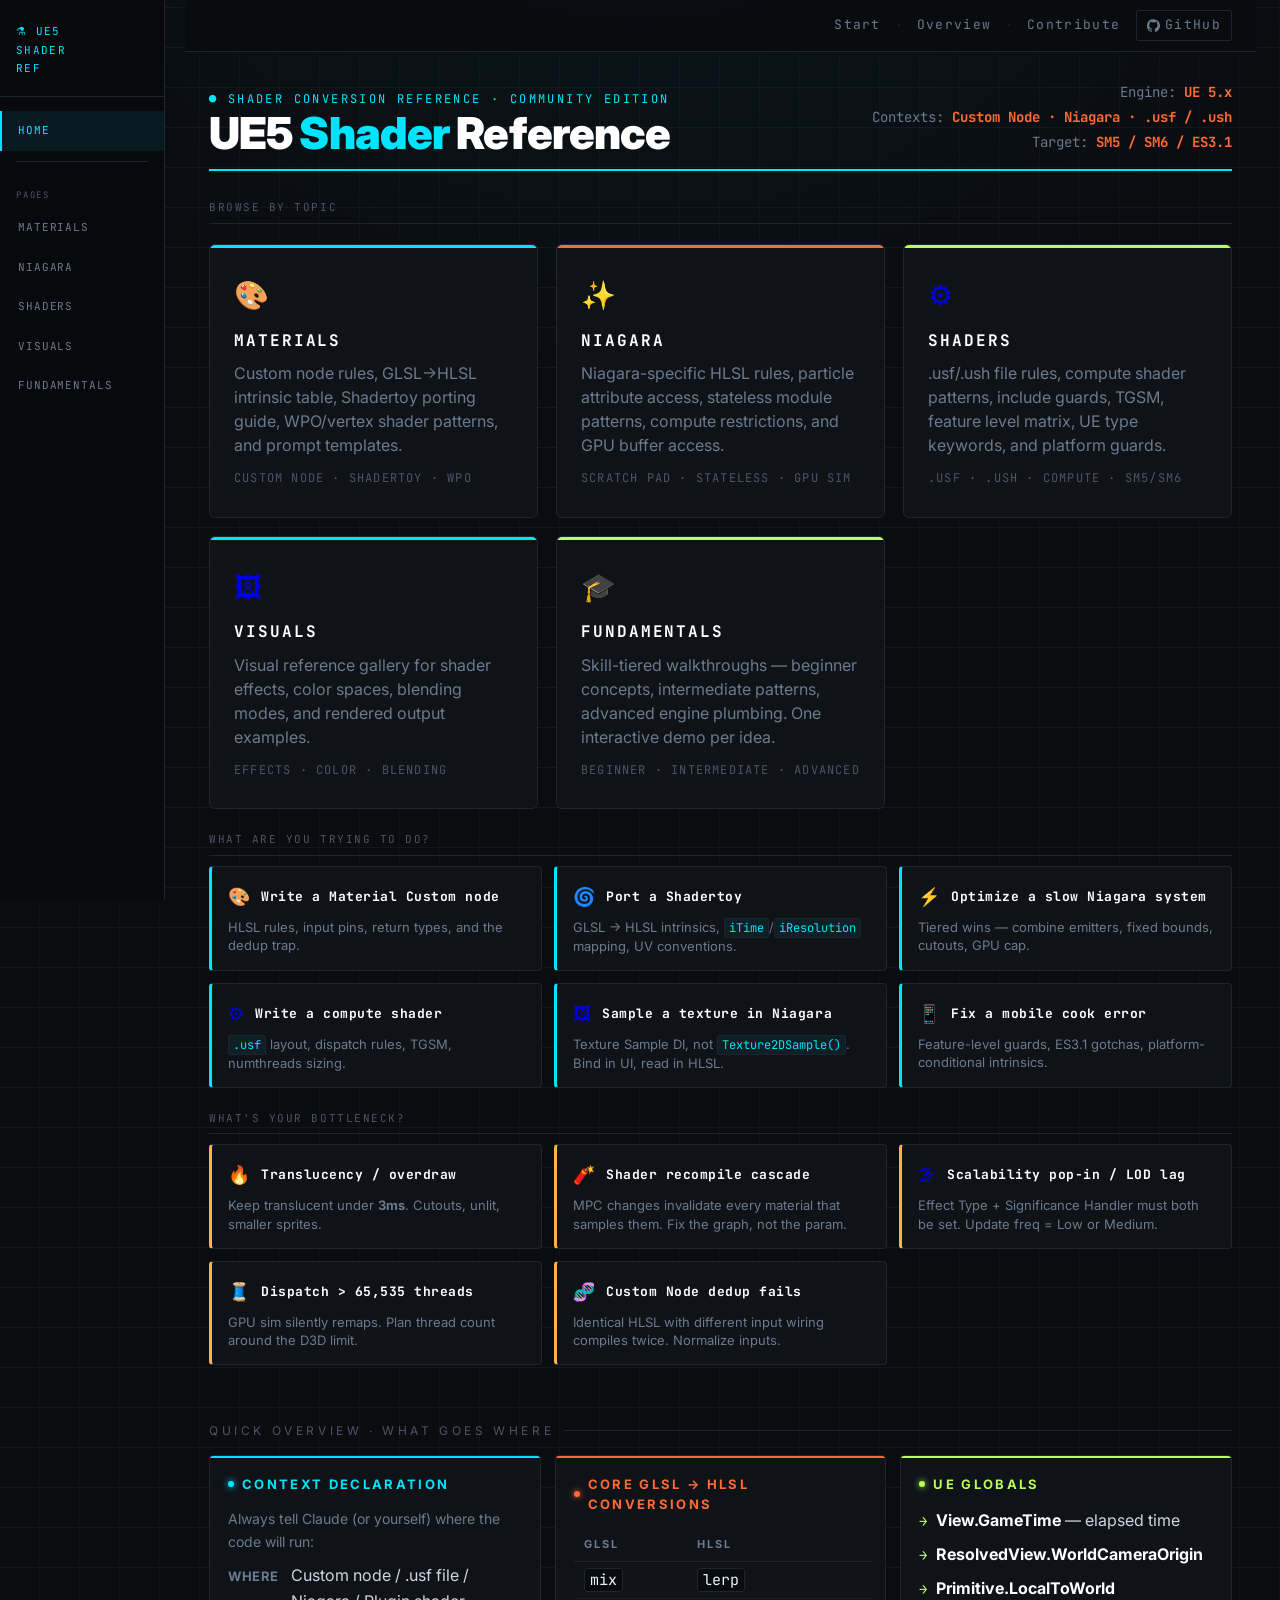
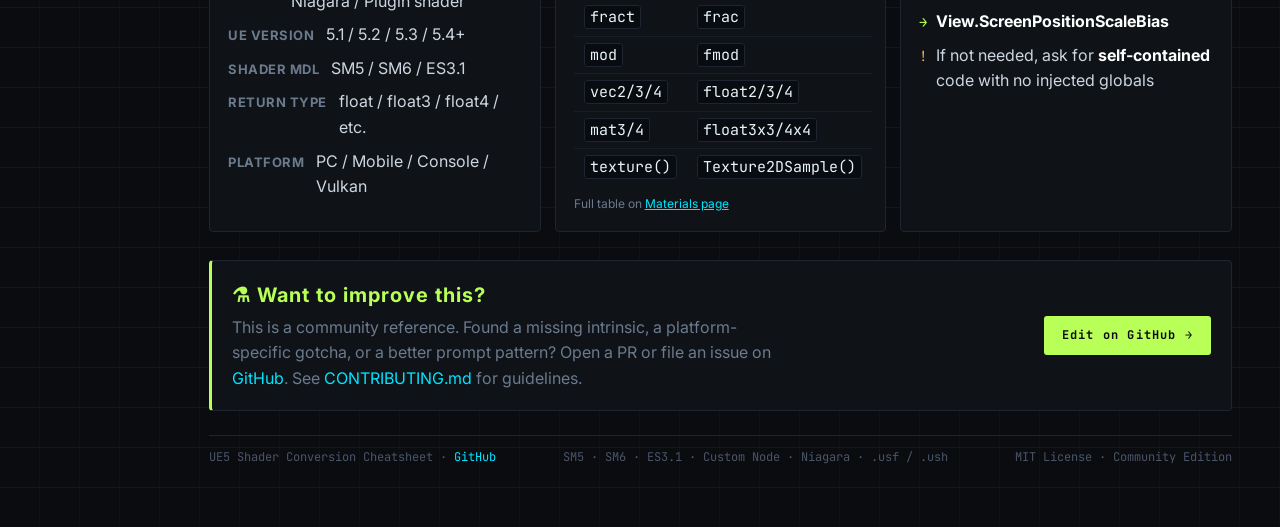
<file: index.html>
<!DOCTYPE html>
<html lang="en">
<head>
<meta charset="UTF-8">
<meta name="viewport" content="width=device-width, initial-scale=1.0">
<meta name="description" content="A practical reference for UE5 shader development — Custom nodes, Niagara HLSL, .usf/.ush compute shaders, optimization, and engine internals.">
<meta name="theme-color" content="#0a0c10">
<title>UE5 Shader Reference</title>
<link rel="icon" href="data:image/svg+xml,<svg xmlns='http://www.w3.org/2000/svg' viewBox='0 0 100 100'><text y='.9em' font-size='90'>⚗️</text></svg>">
<link rel="stylesheet" href="styles.css">
</head>
<body>

<!-- ── MOBILE NAV OVERLAY ── -->
<div class="nav-overlay" id="nav-overlay" aria-hidden="true"></div>

<!-- ── SIDE NAV ── -->
<nav class="sidenav" id="sidenav" aria-label="Site navigation">
  <a href="index.html" class="sidenav-brand">⚗ UE5<br>SHADER<br>REF</a>
  <div class="sidenav-links">
    <a href="index.html" class="active">HOME</a>
    <div class="sidenav-divider"></div>
    <span class="sidenav-section">PAGES</span>
    <a href="materials.html">MATERIALS</a>
    <a href="niagara.html">NIAGARA</a>
    <a href="shaders.html">SHADERS</a>
    <a href="visuals.html">VISUALS</a>
    <a href="fundamentals.html">FUNDAMENTALS</a>
  </div>
</nav>

<div class="page">

  <!-- Sticky Nav -->
  <nav class="topbar" aria-label="Page controls">
    <button class="menu-toggle" id="menu-toggle" aria-label="Open navigation" aria-expanded="false" aria-controls="sidenav">&#9776;</button>
    <span class="topbar-spacer"></span>
    <a href="#start">Start</a>
    <span class="sep">·</span>
    <a href="#overview">Overview</a>
    <span class="sep">·</span>
    <a href="#contribute">Contribute</a>
    <a class="gh-link" href="https://github.com/stylerm/UE5-HLSL-Cheatsheet" target="_blank" rel="noopener">
      <svg width="13" height="13" viewBox="0 0 24 24" fill="currentColor"><path d="M12 .3a12 12 0 0 0-3.8 23.4c.6.1.8-.3.8-.6v-2c-3.3.7-4-1.6-4-1.6-.6-1.4-1.4-1.8-1.4-1.8-1-.7.1-.7.1-.7 1.2.1 1.8 1.2 1.8 1.2 1 1.8 2.8 1.3 3.5 1 .1-.8.4-1.3.7-1.6-2.7-.3-5.5-1.3-5.5-5.9 0-1.3.5-2.4 1.2-3.2 0-.4-.5-1.6.2-3.2 0 0 1-.3 3.3 1.2a11.5 11.5 0 0 1 6 0C17 5 18 5.3 18 5.3c.7 1.6.2 2.8.1 3.2.8.8 1.2 1.9 1.2 3.2 0 4.6-2.8 5.6-5.5 5.9.5.4.9 1.1.9 2.3v3.3c0 .3.2.7.8.6A12 12 0 0 0 12 .3"/></svg>
      GitHub
    </a>
  </nav>

  <!-- Header -->
  <div class="header">
    <div class="header-left">
      <span class="header-tag">● Shader Conversion Reference · Community Edition</span>
      <h1>UE5 <span>Shader</span> Reference</h1>
    </div>
    <div class="header-right">
      Engine: <strong>UE 5.x</strong><br>
      Contexts: <strong>Custom Node · Niagara · .usf / .ush</strong><br>
      Target: <strong>SM5 / SM6 / ES3.1</strong>
    </div>
  </div>

  <!-- ── HUB NAVIGATION ── -->
  <div id="start" class="diagnostic-row-label">Browse by topic</div>
  <div class="hub-grid">

    <a href="materials.html" class="hub-card blue">
      <span class="hub-card-icon">🎨</span>
      <div class="hub-card-title">Materials</div>
      <div class="hub-card-desc">Custom node rules, GLSL→HLSL intrinsic table, Shadertoy porting guide, WPO/vertex shader patterns, and prompt templates.</div>
      <div class="hub-card-count">CUSTOM NODE · SHADERTOY · WPO</div>
    </a>

    <a href="niagara.html" class="hub-card orange">
      <span class="hub-card-icon">✨</span>
      <div class="hub-card-title">Niagara</div>
      <div class="hub-card-desc">Niagara-specific HLSL rules, particle attribute access, stateless module patterns, compute restrictions, and GPU buffer access.</div>
      <div class="hub-card-count">SCRATCH PAD · STATELESS · GPU SIM</div>
    </a>

    <a href="shaders.html" class="hub-card green">
      <span class="hub-card-icon">⚙</span>
      <div class="hub-card-title">Shaders</div>
      <div class="hub-card-desc">.usf/.ush file rules, compute shader patterns, include guards, TGSM, feature level matrix, UE type keywords, and platform guards.</div>
      <div class="hub-card-count">.USF · .USH · COMPUTE · SM5/SM6</div>
    </a>

    <a href="visuals.html" class="hub-card blue">
      <span class="hub-card-icon">🖼</span>
      <div class="hub-card-title">Visuals</div>
      <div class="hub-card-desc">Visual reference gallery for shader effects, color spaces, blending modes, and rendered output examples.</div>
      <div class="hub-card-count">EFFECTS · COLOR · BLENDING</div>
    </a>

    <a href="fundamentals.html" class="hub-card green">
      <span class="hub-card-icon">🎓</span>
      <div class="hub-card-title">Fundamentals</div>
      <div class="hub-card-desc">Skill-tiered walkthroughs — beginner concepts, intermediate patterns, advanced engine plumbing. One interactive demo per idea.</div>
      <div class="hub-card-count">BEGINNER · INTERMEDIATE · ADVANCED</div>
    </a>

  </div>

  <!-- ── DIAGNOSTIC HUB ── -->
  <div class="diagnostic-row">
    <div class="diagnostic-row-label">What are you trying to do?</div>
    <div class="task-grid">
      <a href="materials.html#custom-node" class="task-card">
        <span class="task-card-icon">🎨</span>
        <div class="task-card-title">Write a Material Custom node</div>
        <div class="task-card-desc">HLSL rules, input pins, return types, and the dedup trap.</div>
      </a>
      <a href="materials.html#shadertoy" class="task-card">
        <span class="task-card-icon">🌀</span>
        <div class="task-card-title">Port a Shadertoy</div>
        <div class="task-card-desc">GLSL → HLSL intrinsics, <code>iTime</code>/<code>iResolution</code> mapping, UV conventions.</div>
      </a>
      <a href="niagara.html#perf-tiers" class="task-card">
        <span class="task-card-icon">⚡</span>
        <div class="task-card-title">Optimize a slow Niagara system</div>
        <div class="task-card-desc">Tiered wins — combine emitters, fixed bounds, cutouts, GPU cap.</div>
      </a>
      <a href="shaders.html#compute" class="task-card">
        <span class="task-card-icon">⚙</span>
        <div class="task-card-title">Write a compute shader</div>
        <div class="task-card-desc"><code>.usf</code> layout, dispatch rules, TGSM, numthreads sizing.</div>
      </a>
      <a href="niagara.html#ni-data-interfaces" class="task-card">
        <span class="task-card-icon">🖼</span>
        <div class="task-card-title">Sample a texture in Niagara</div>
        <div class="task-card-desc">Texture Sample DI, not <code>Texture2DSample()</code>. Bind in UI, read in HLSL.</div>
      </a>
      <a href="materials.html#mat-gotchas" class="task-card">
        <span class="task-card-icon">📱</span>
        <div class="task-card-title">Fix a mobile cook error</div>
        <div class="task-card-desc">Feature-level guards, ES3.1 gotchas, platform-conditional intrinsics.</div>
      </a>
    </div>
  </div>

  <div class="diagnostic-row">
    <div class="diagnostic-row-label">What's your bottleneck?</div>
    <div class="symptom-grid">
      <a href="niagara.html#perf-rules" class="symptom-card">
        <span class="symptom-card-icon">🔥</span>
        <div class="symptom-card-title">Translucency / overdraw</div>
        <div class="symptom-card-desc">Keep translucent under <strong>3ms</strong>. Cutouts, unlit, smaller sprites.</div>
      </a>
      <a href="materials.html#mat-gotchas" class="symptom-card">
        <span class="symptom-card-icon">🧨</span>
        <div class="symptom-card-title">Shader recompile cascade</div>
        <div class="symptom-card-desc">MPC changes invalidate every material that samples them. Fix the graph, not the param.</div>
      </a>
      <a href="niagara.html#ni-gotchas" class="symptom-card">
        <span class="symptom-card-icon">🌫</span>
        <div class="symptom-card-title">Scalability pop-in / LOD lag</div>
        <div class="symptom-card-desc">Effect Type + Significance Handler must both be set. Update freq = Low or Medium.</div>
      </a>
      <a href="niagara.html#ni-gotchas" class="symptom-card">
        <span class="symptom-card-icon">🧵</span>
        <div class="symptom-card-title">Dispatch &gt; 65,535 threads</div>
        <div class="symptom-card-desc">GPU sim silently remaps. Plan thread count around the D3D limit.</div>
      </a>
      <a href="materials.html#mat-gotchas" class="symptom-card">
        <span class="symptom-card-icon">🧬</span>
        <div class="symptom-card-title">Custom Node dedup fails</div>
        <div class="symptom-card-desc">Identical HLSL with different input wiring compiles twice. Normalize inputs.</div>
      </a>
    </div>
  </div>

  <!-- ── QUICK OVERVIEW ── -->
  <div id="overview" class="section-label">Quick Overview · What Goes Where</div>
  <div class="grid">

    <div class="card blue">
      <div class="card-title"><span class="dot"></span> Context Declaration</div>
      <p style="font-size:14px; color:var(--text-dim); margin-bottom:10px;">Always tell Claude (or yourself) where the code will run:</p>
      <div class="row-list">
        <div class="row"><span class="row-label">WHERE</span>Custom node / .usf file / Niagara / Plugin shader</div>
        <div class="row"><span class="row-label">UE VERSION</span>5.1 / 5.2 / 5.3 / 5.4+</div>
        <div class="row"><span class="row-label">SHADER MDL</span>SM5 / SM6 / ES3.1</div>
        <div class="row"><span class="row-label">RETURN TYPE</span>float / float3 / float4 / etc.</div>
        <div class="row"><span class="row-label">PLATFORM</span>PC / Mobile / Console / Vulkan</div>
      </div>
    </div>

    <div class="card orange">
      <div class="card-title"><span class="dot"></span> Core GLSL → HLSL Conversions</div>
      <table>
        <thead><tr><th>GLSL</th><th>HLSL</th></tr></thead>
        <tbody>
          <tr><td class="bad"><code>mix</code></td><td class="good"><code>lerp</code></td></tr>
          <tr><td class="bad"><code>fract</code></td><td class="good"><code>frac</code></td></tr>
          <tr><td class="bad"><code>mod</code></td><td class="good"><code>fmod</code></td></tr>
          <tr><td class="bad"><code>vec2/3/4</code></td><td class="good"><code>float2/3/4</code></td></tr>
          <tr><td class="bad"><code>mat3/4</code></td><td class="good"><code>float3x3/4x4</code></td></tr>
          <tr><td class="bad"><code>texture()</code></td><td class="good"><code>Texture2DSample()</code></td></tr>
        </tbody>
      </table>
      <p style="font-size:12px; color:var(--text-dim); margin-top:8px;">Full table on <a href="materials.html" style="color:var(--accent);">Materials page</a></p>
    </div>

    <div class="card green">
      <div class="card-title"><span class="dot"></span> UE Globals</div>
      <div class="checklist">
        <div class="check-item"><span class="check-icon ok">→</span><span><strong>View.GameTime</strong> — elapsed time</span></div>
        <div class="check-item"><span class="check-icon ok">→</span><span><strong>ResolvedView.WorldCameraOrigin</strong></span></div>
        <div class="check-item"><span class="check-icon ok">→</span><span><strong>Primitive.LocalToWorld</strong></span></div>
        <div class="check-item"><span class="check-icon ok">→</span><span><strong>View.ScreenPositionScaleBias</strong></span></div>
        <div class="check-item"><span class="check-icon warn">!</span><span>If not needed, ask for <strong>self-contained</strong> code with no injected globals</span></div>
      </div>
    </div>

  </div>

  <!-- ── CONTRIBUTE ── -->
  <div id="contribute" class="contribute">
    <div class="contribute-text">
      <h3>⚗ Want to improve this?</h3>
      <p>
        This is a community reference. Found a missing intrinsic, a platform-specific gotcha, or a better prompt pattern?
        Open a PR or file an issue on <a href="https://github.com/stylerm/UE5-HLSL-Cheatsheet" target="_blank" rel="noopener">GitHub</a>.
        See <a href="CONTRIBUTING.md">CONTRIBUTING.md</a> for guidelines.
      </p>
    </div>
    <a class="btn" href="https://github.com/stylerm/UE5-HLSL-Cheatsheet/edit/main/index.html" target="_blank" rel="noopener">
      Edit on GitHub →
    </a>
  </div>

  <!-- Footer -->
  <div class="footer">
    <span>UE5 Shader Conversion Cheatsheet · <a href="https://github.com/stylerm/UE5-HLSL-Cheatsheet" target="_blank" rel="noopener">GitHub</a></span>
    <span>SM5 · SM6 · ES3.1 · Custom Node · Niagara · .usf / .ush</span>
    <span>MIT License · Community Edition</span>
  </div>

</div>

<script>
// ── MOBILE — hamburger menu ──
(function() {
  var toggle  = document.getElementById('menu-toggle');
  var sidenav = document.getElementById('sidenav');
  var overlay = document.getElementById('nav-overlay');
  if (!toggle || !sidenav || !overlay) return;
  function openNav() {
    sidenav.classList.add('open');
    overlay.classList.add('open');
    toggle.setAttribute('aria-expanded', 'true');
    toggle.textContent = '\u2715';
    document.body.style.overflow = 'hidden';
  }
  function closeNav() {
    sidenav.classList.remove('open');
    overlay.classList.remove('open');
    toggle.setAttribute('aria-expanded', 'false');
    toggle.innerHTML = '&#9776;';
    document.body.style.overflow = '';
  }
  toggle.addEventListener('click', function() {
    sidenav.classList.contains('open') ? closeNav() : openNav();
  });
  overlay.addEventListener('click', closeNav);
  document.addEventListener('keydown', function(e) { if (e.key === 'Escape') closeNav(); });
  sidenav.querySelectorAll('a[href^="#"]').forEach(function(link) {
    link.addEventListener('click', function() { if (window.innerWidth <= 600) closeNav(); });
  });
})();
</script>
</body>
</html>
</file>
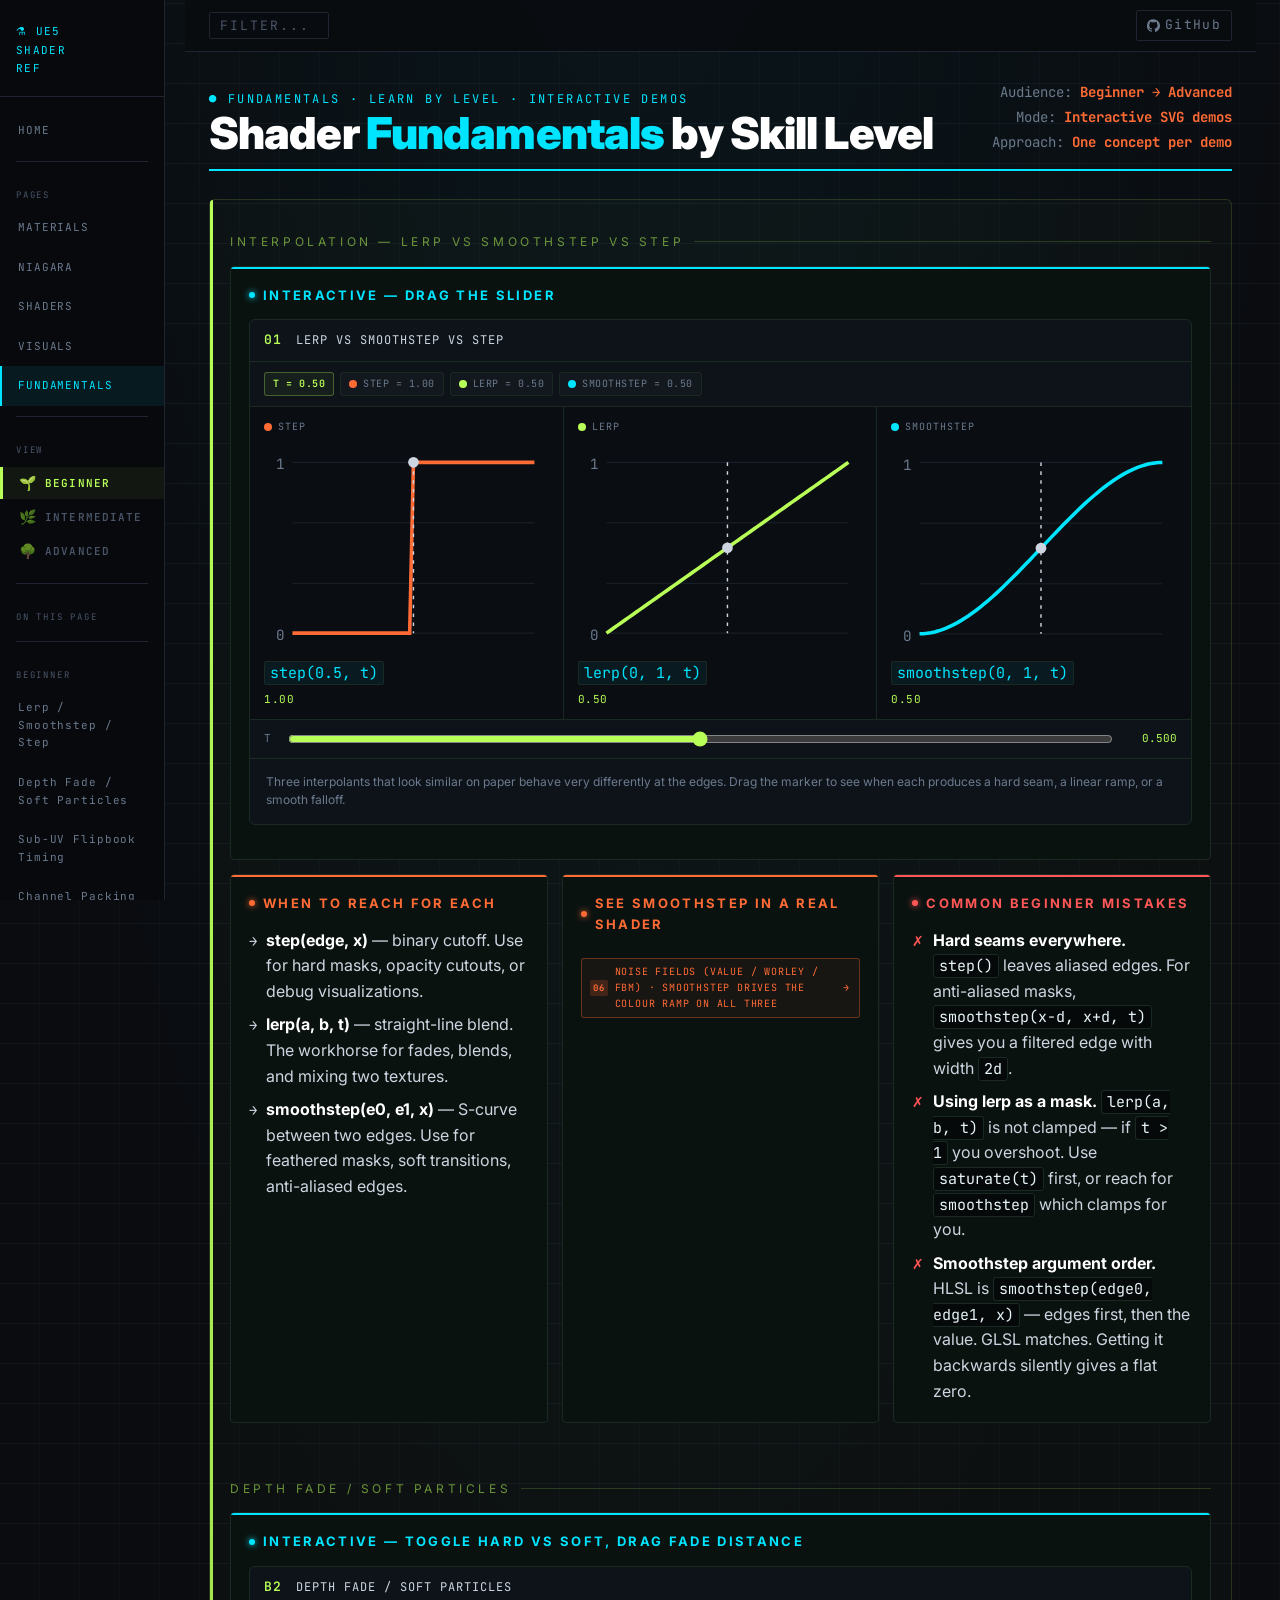
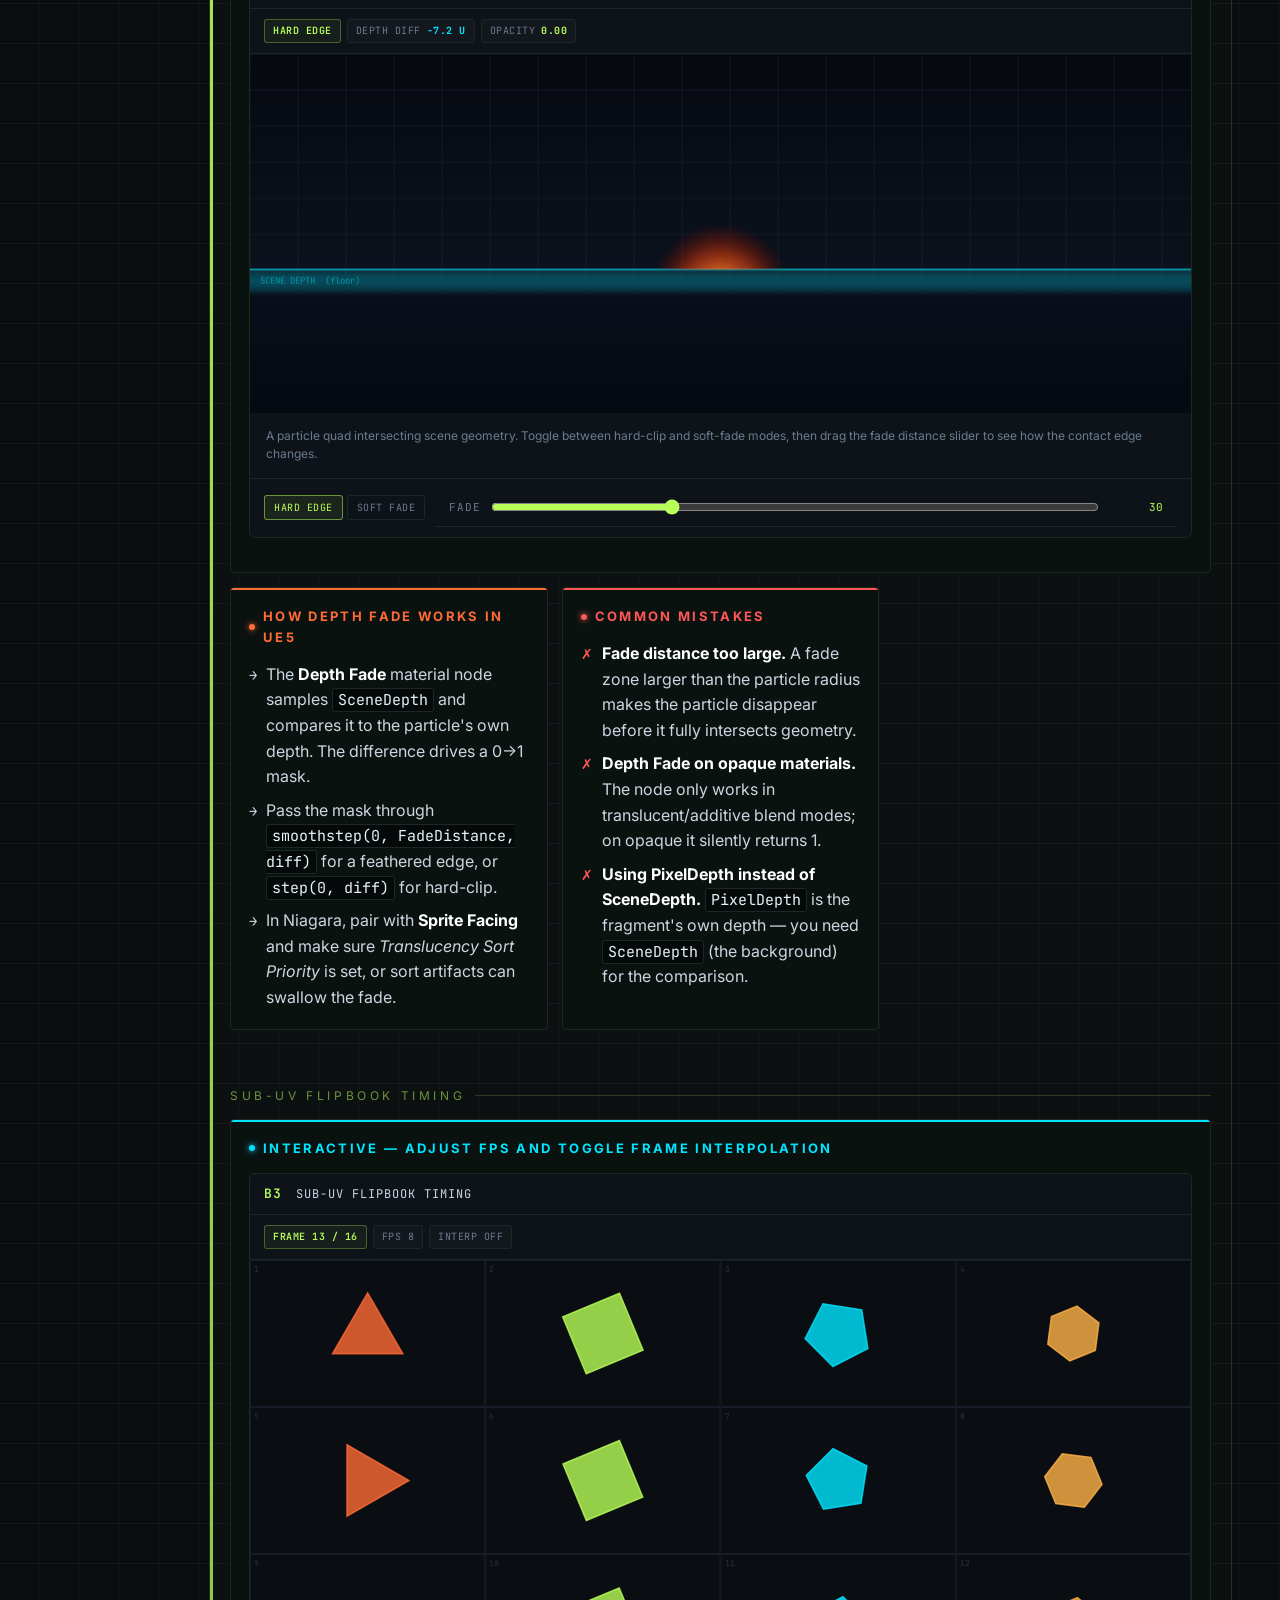
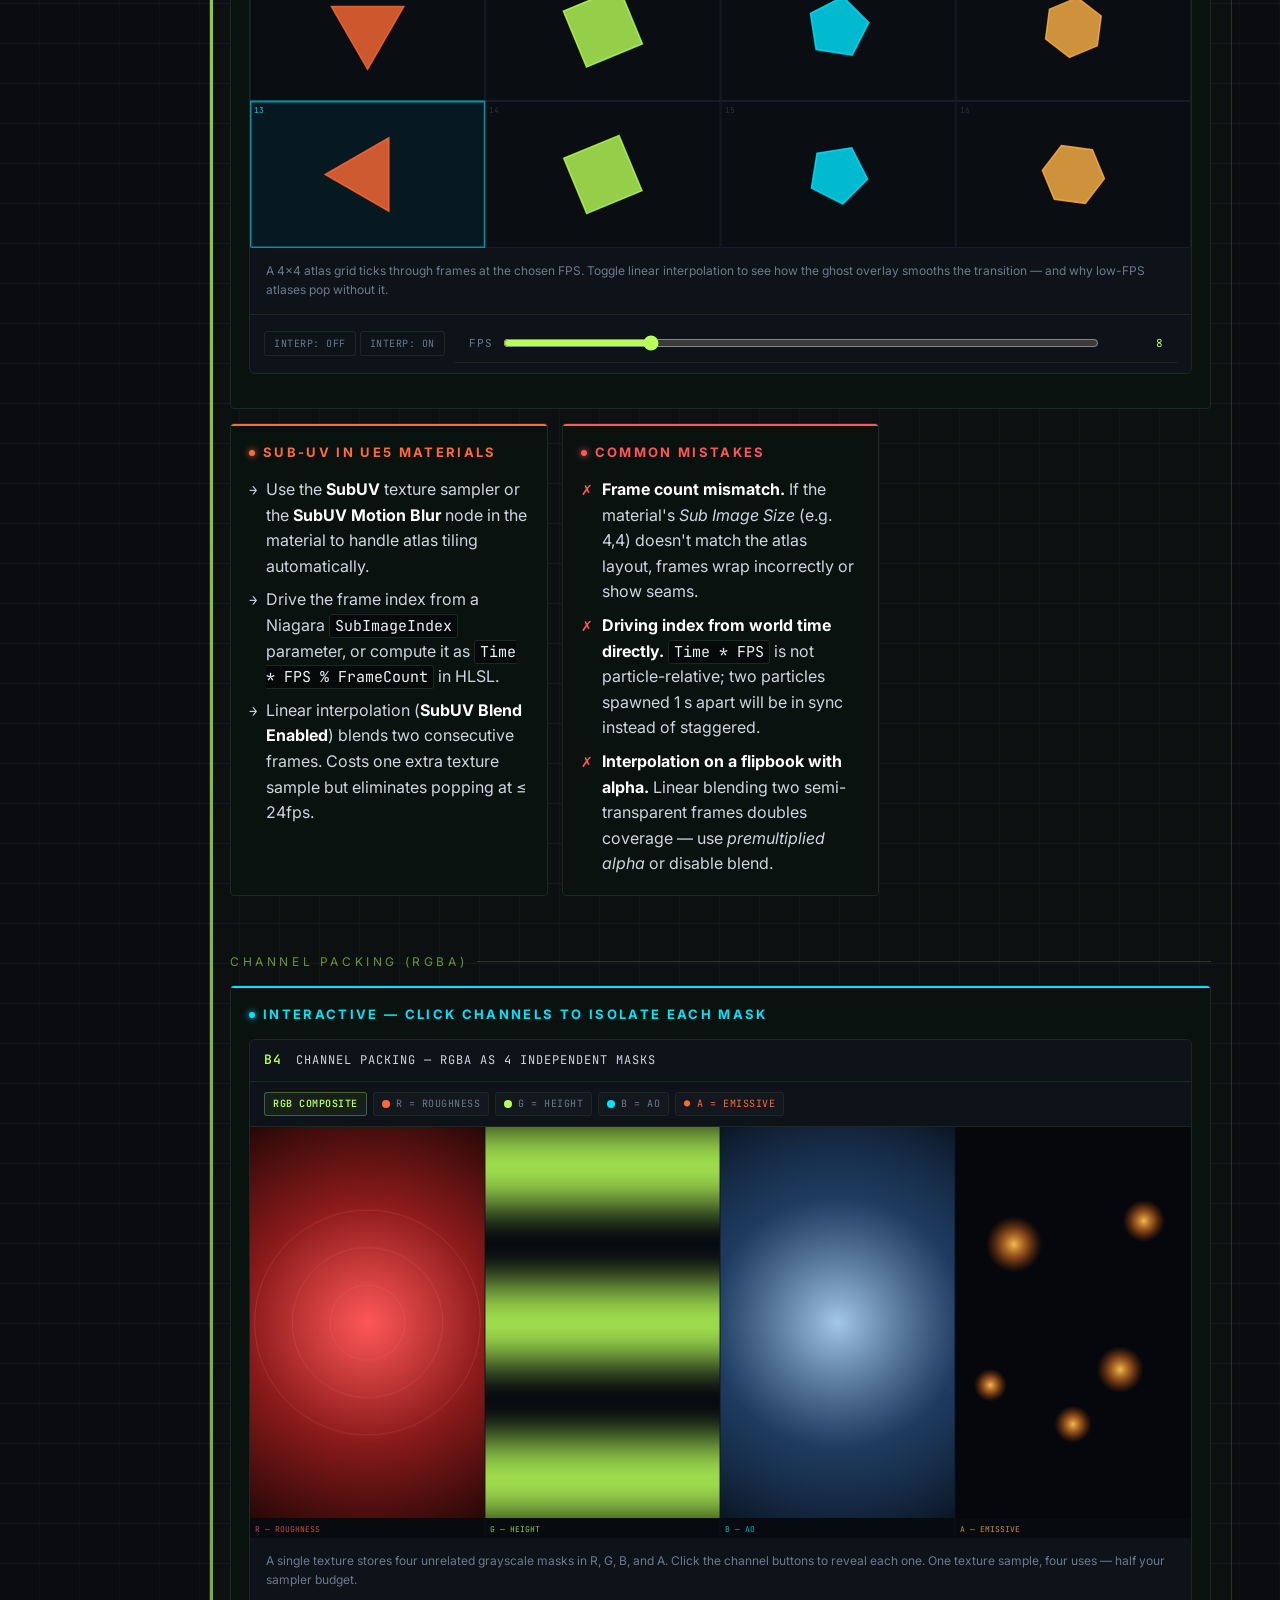
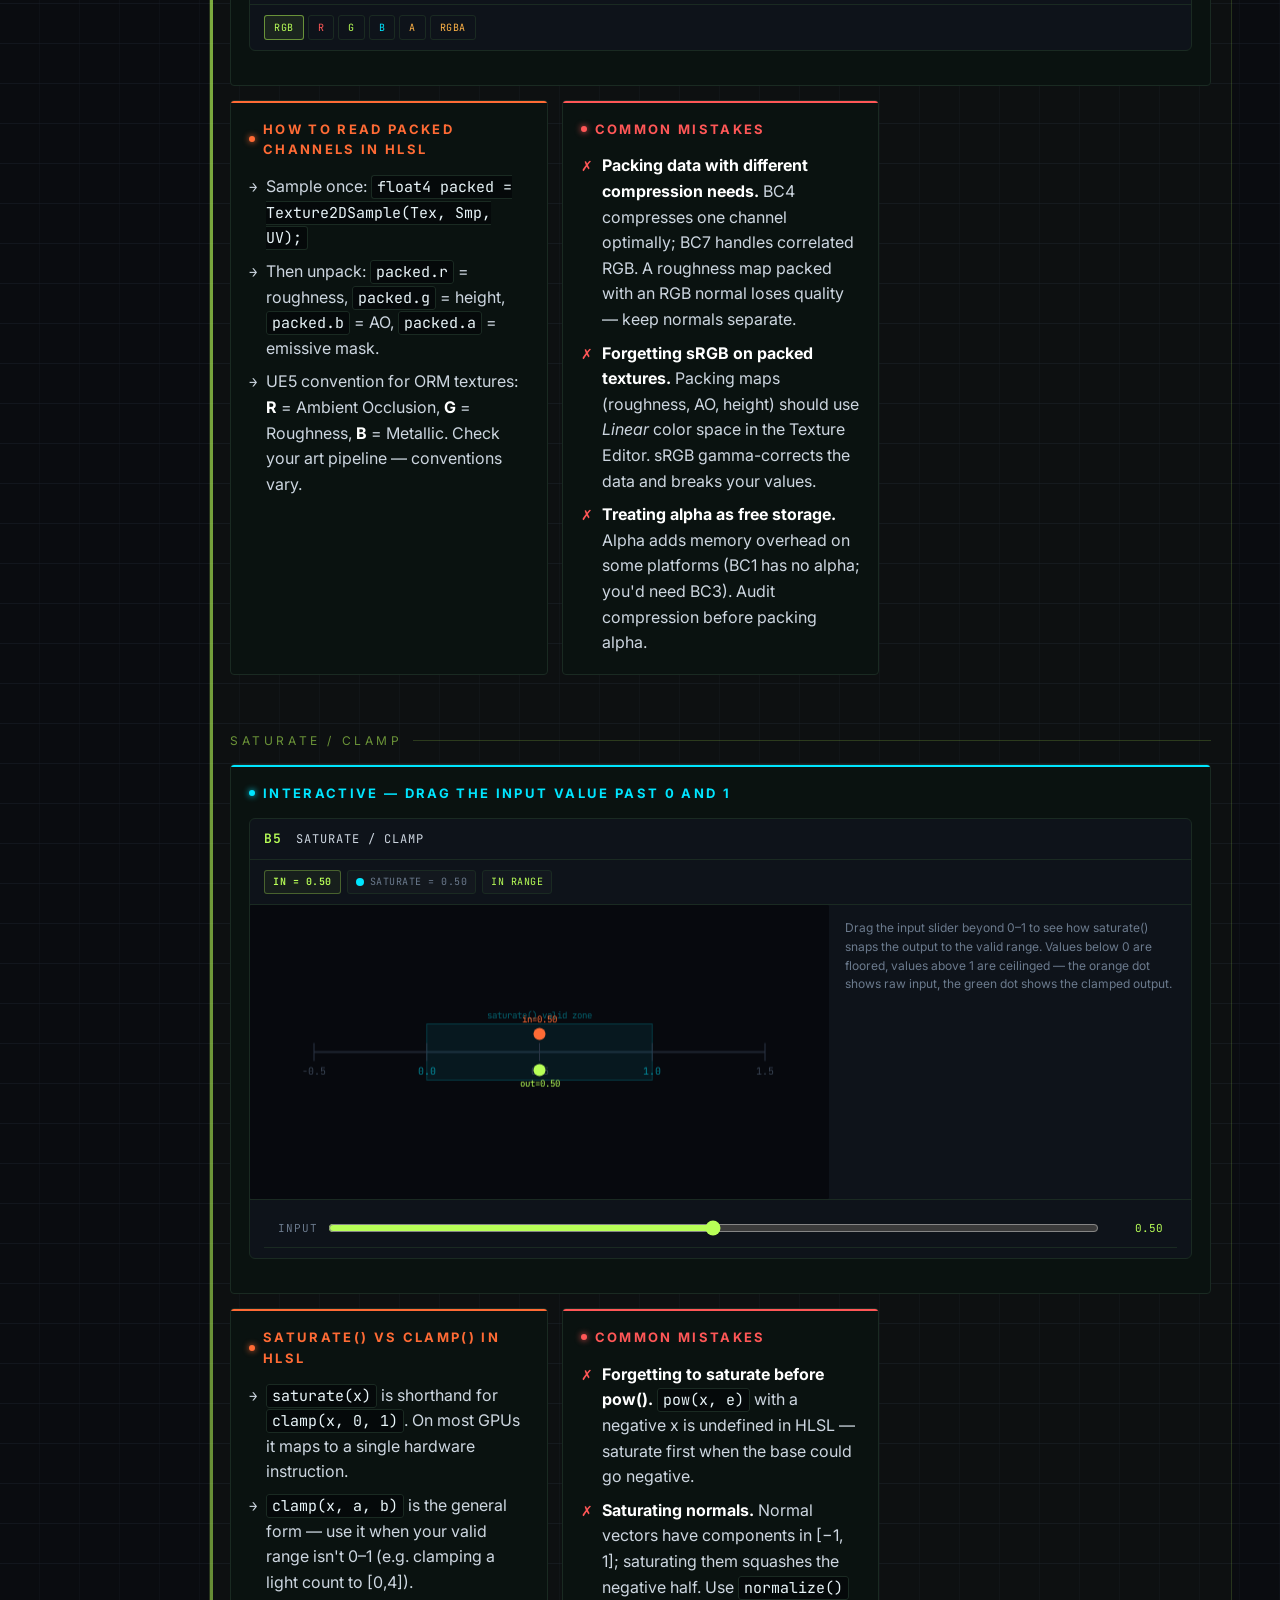
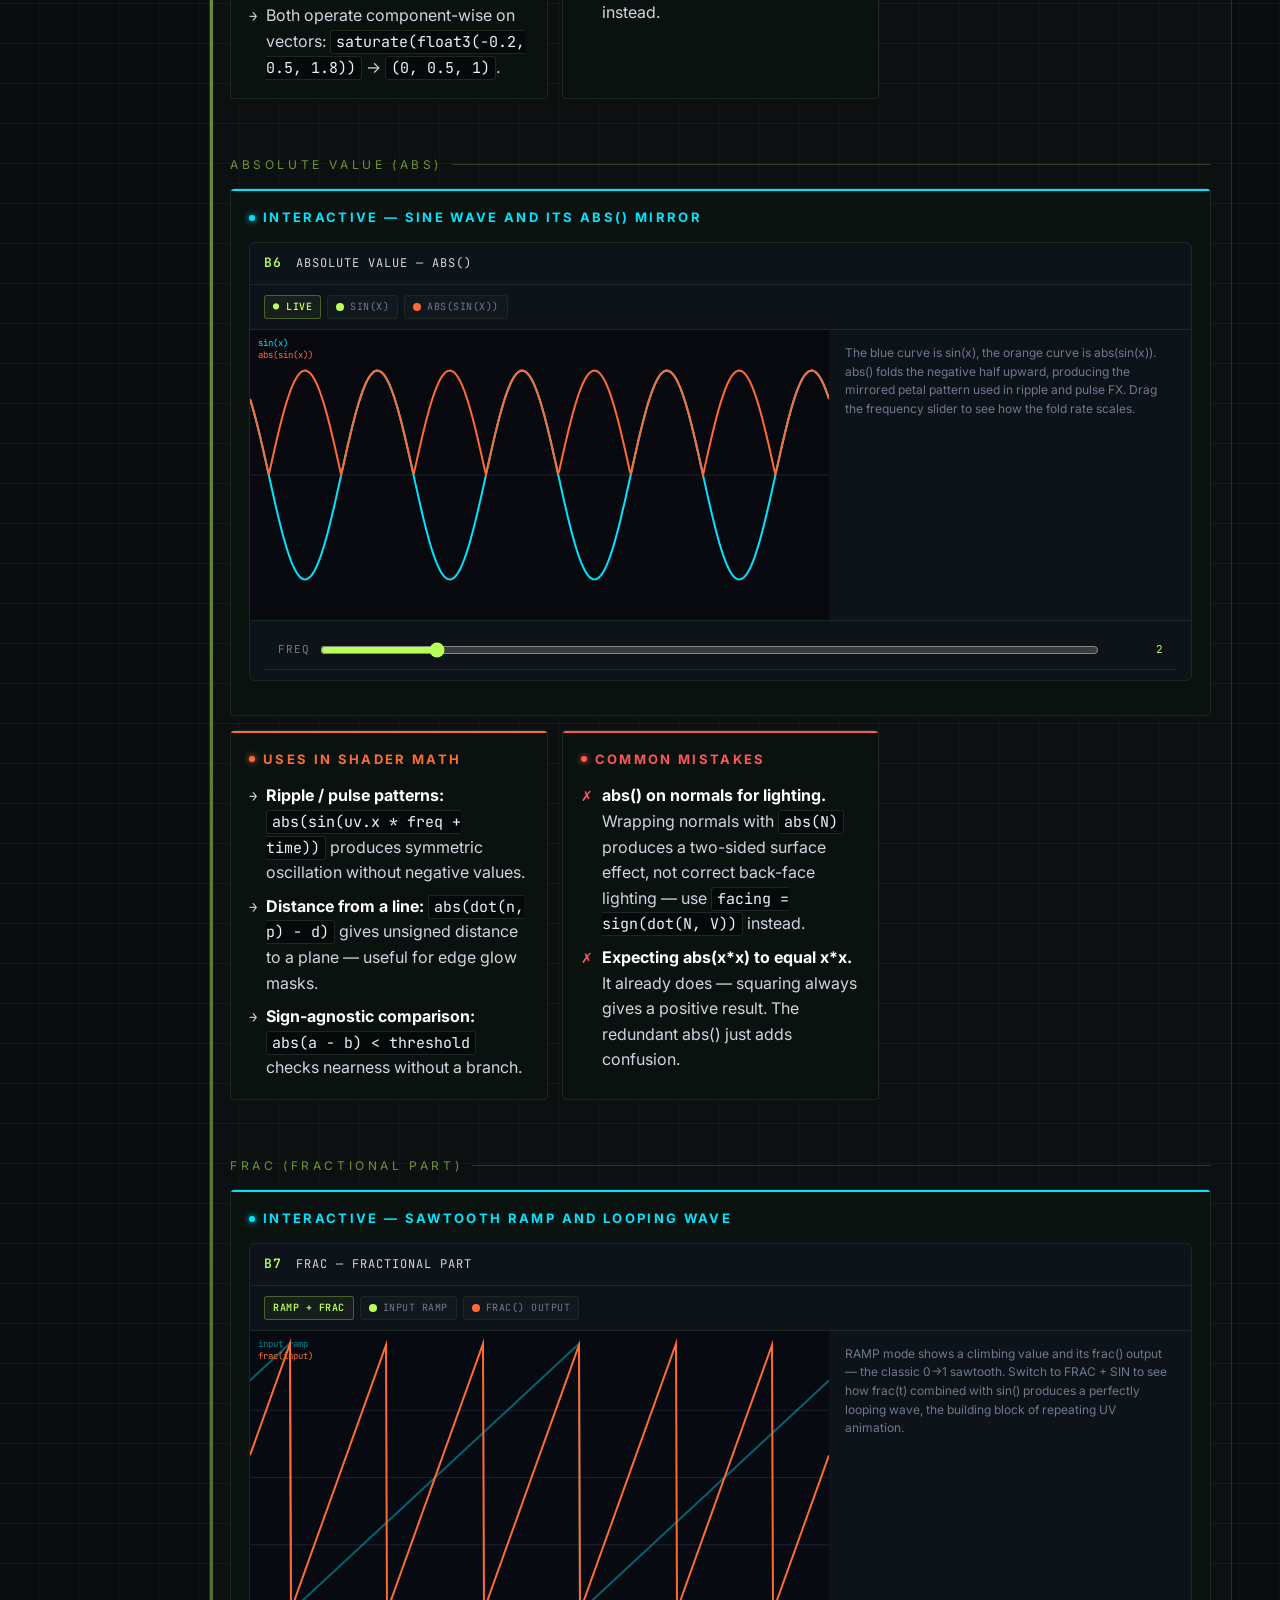
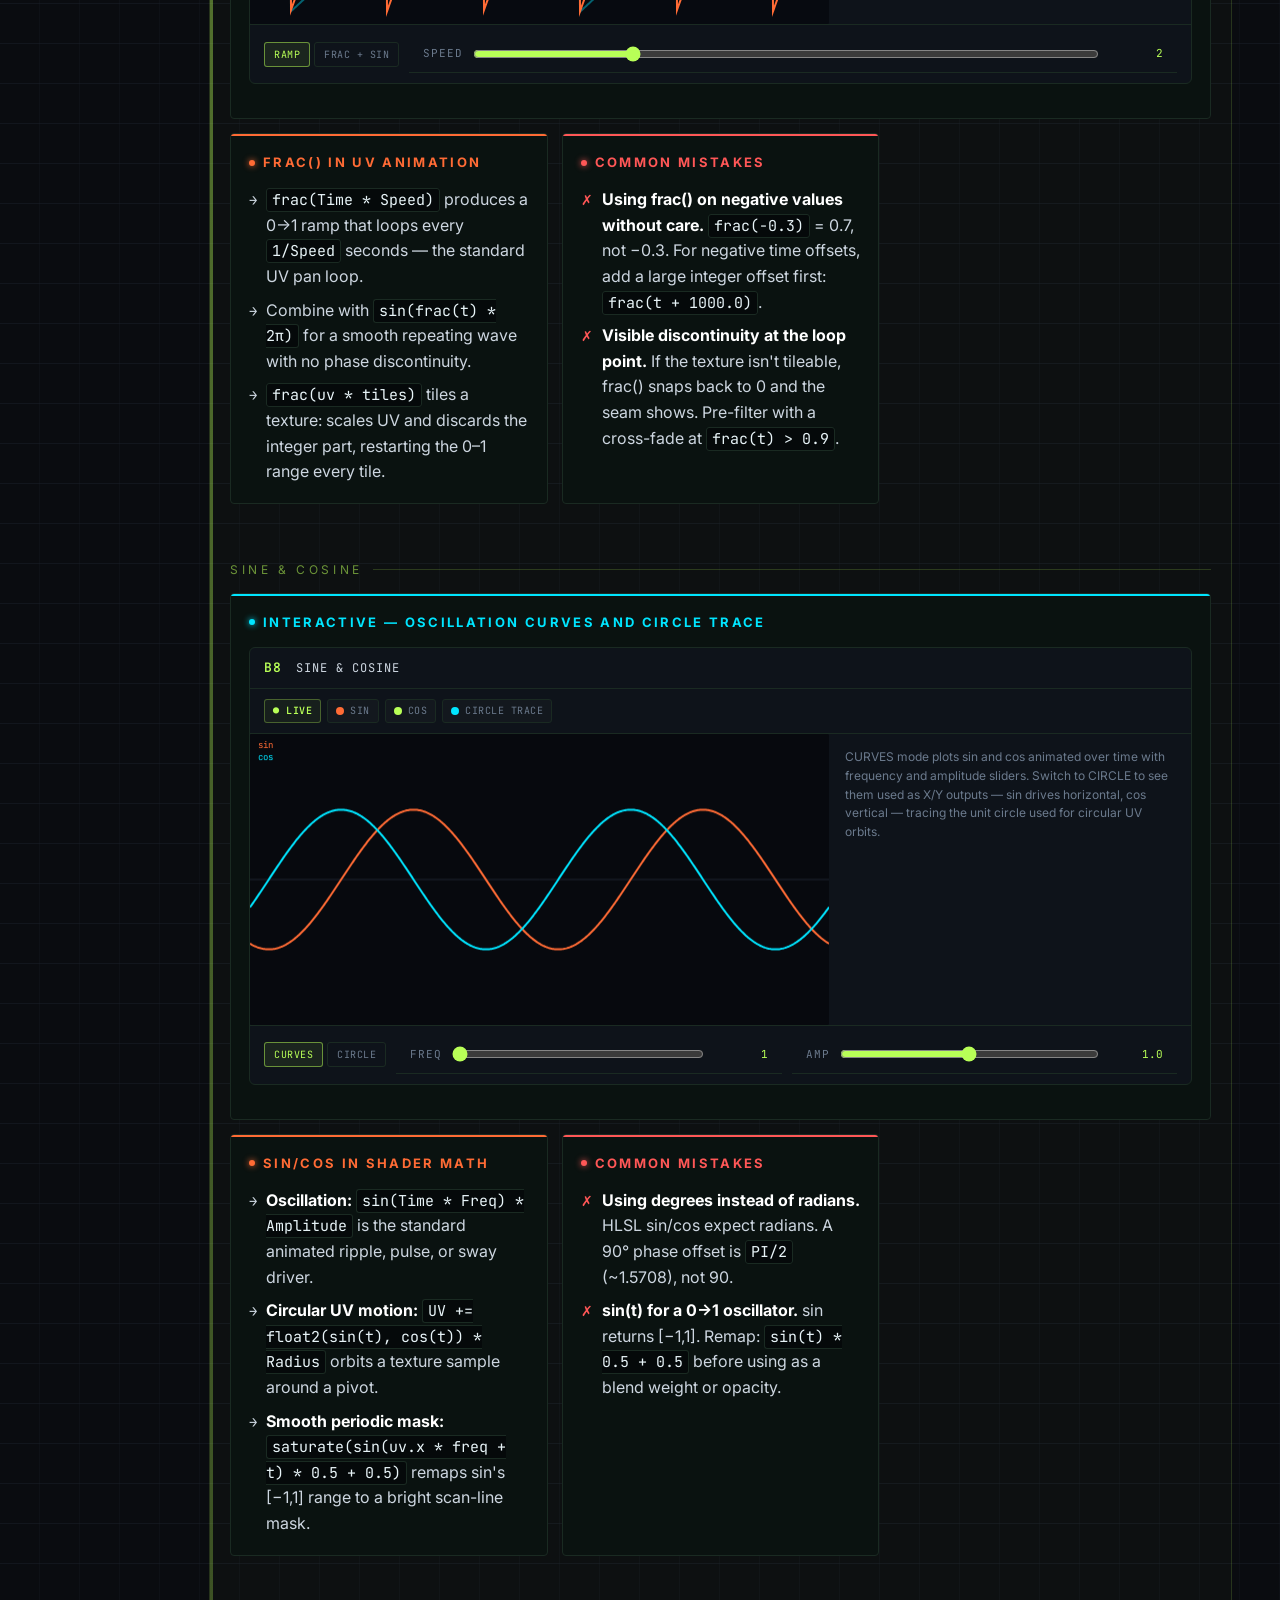
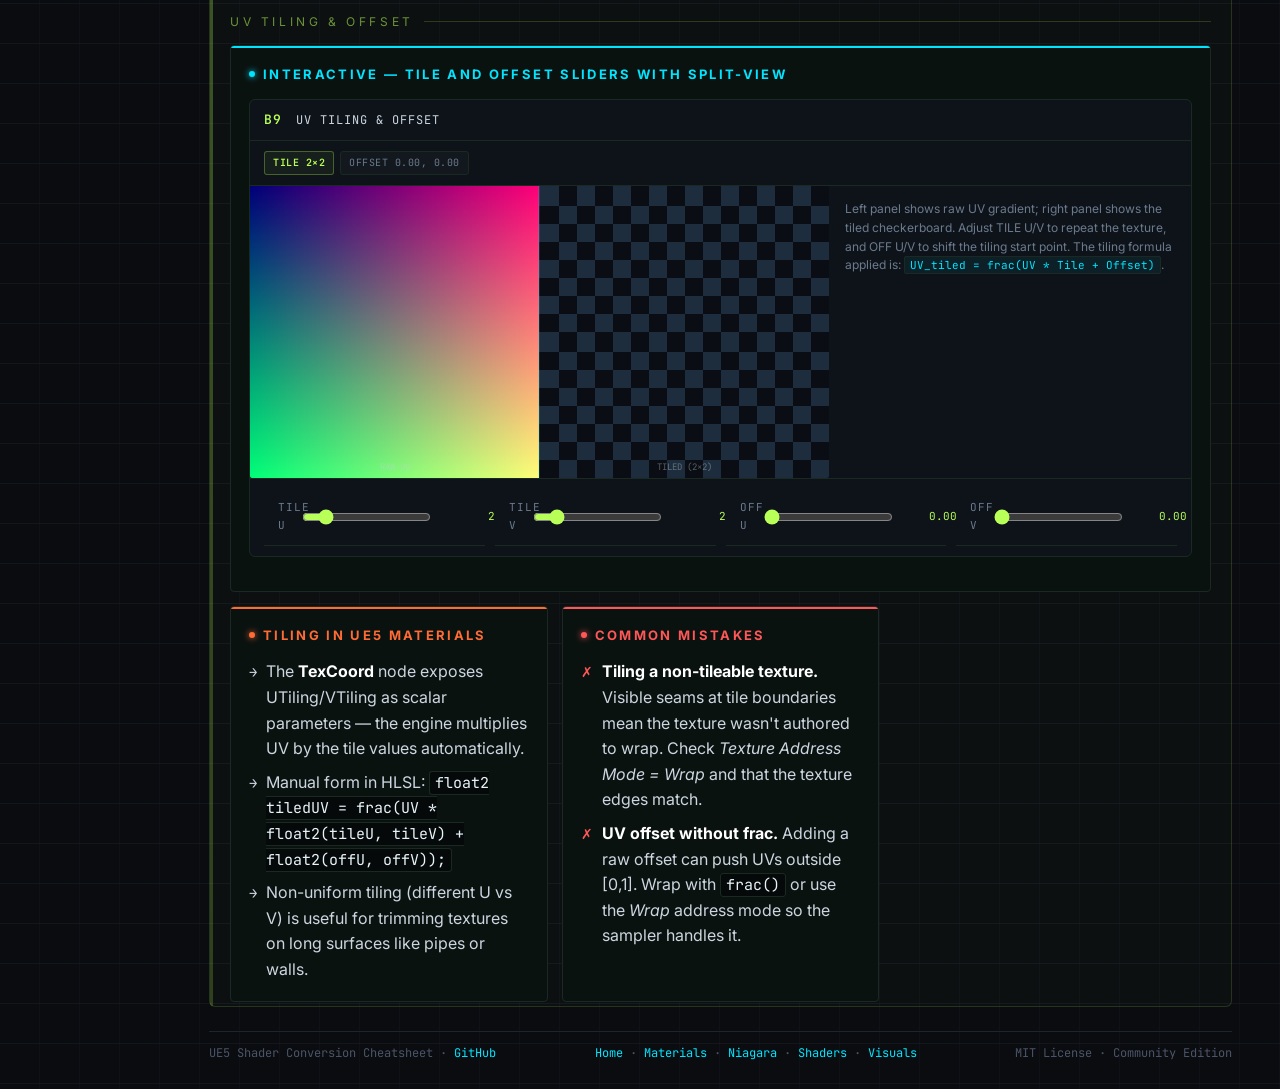
<file: fundamentals.html>
<!DOCTYPE html>
<!-- AUTO-GENERATED — edit data/<page>.yaml and run: python build.py -->
<html lang="en">
<head>
<meta charset="UTF-8">
<meta name="viewport" content="width=device-width, initial-scale=1.0">
<meta name="description" content="Skill-tiered walkthroughs for HLSL and Niagara — beginner concepts, intermediate patterns, and advanced engine plumbing, each with an interactive visualizer.">
<meta property="og:title" content="Fundamentals — UE5 Shader Cheatsheet">
<meta property="og:description" content="Skill-tiered walkthroughs for HLSL and Niagara — beginner concepts, intermediate patterns, and advanced engine plumbing, each with an interactive visualizer.">
<meta property="og:type" content="website">
<meta name="theme-color" content="#0a0c10">
<title>Fundamentals — UE5 Shader Cheatsheet</title>
<link rel="icon" href="data:image/svg+xml,<svg xmlns='http://www.w3.org/2000/svg' viewBox='0 0 100 100'><text y='.9em' font-size='90'>🎓</text></svg>">
<link rel="preconnect" href="https://fonts.googleapis.com">
<link rel="preconnect" href="https://fonts.gstatic.com" crossorigin>
<link rel="stylesheet" href="styles.css">
</head>
<body class="subpage-ref">

<!-- ── MOBILE NAV OVERLAY ── -->
<div class="nav-overlay" id="nav-overlay" aria-hidden="true"></div>

<!-- ── SIDE NAV ── -->
<nav class="sidenav" id="sidenav" aria-label="Site navigation">
  <a href="index.html" class="sidenav-brand">⚗ UE5<br>SHADER<br>REF</a>
  <div class="sidenav-links">
<a href="index.html">HOME</a>
<div class="sidenav-divider"></div>
<span class="sidenav-section">PAGES</span>
<a href="materials.html">MATERIALS</a>
<a href="niagara.html">NIAGARA</a>
<a href="shaders.html">SHADERS</a>
<a href="visuals.html">VISUALS</a>
<a href="fundamentals.html" class="active">FUNDAMENTALS</a>

<div class="sidenav-divider"></div>
<span class="sidenav-section">VIEW</span>
<div class="sidenav-subpage-tabs" role="tablist" aria-label="Page view">
<button class="subpage-tab" role="tab" data-subpage="beginner" aria-selected="true"><span class="subpage-tab-icon">🌱</span> Beginner</button>
<button class="subpage-tab" role="tab" data-subpage="intermediate" aria-selected="false"><span class="subpage-tab-icon">🌿</span> Intermediate</button>
<button class="subpage-tab" role="tab" data-subpage="advanced" aria-selected="false"><span class="subpage-tab-icon">🌳</span> Advanced</button>
</div>

<div class="sidenav-divider area-beginner"></div>
<span class="sidenav-section area-beginner">ON THIS PAGE</span>
<div class="sidenav-divider area-beginner"></div>
<span class="sidenav-section area-beginner">BEGINNER</span>
<a href="#interp" data-area="beginner">Lerp / Smoothstep / Step</a>
<a href="#depth-fade" data-area="beginner">Depth Fade / Soft Particles</a>
<a href="#flipbook" data-area="beginner">Sub-UV Flipbook Timing</a>
<a href="#channels" data-area="beginner">Channel Packing (RGBA)</a>
<a href="#saturate" data-area="beginner">Saturate / Clamp</a>
<a href="#abs-val" data-area="beginner">Absolute Value (abs)</a>
<a href="#frac" data-area="beginner">Frac (Fractional Part)</a>
<a href="#sincos" data-area="beginner">Sine & Cosine</a>
<a href="#uv-tile" data-area="beginner">UV Tiling & Offset</a>
<div class="sidenav-divider area-intermediate"></div>
<span class="sidenav-section area-intermediate">INTERMEDIATE</span>
<a href="#uvflow" data-area="intermediate">UV Flow / Distortion</a>
<a href="#burst" data-area="intermediate">Spawn Rate vs Burst</a>
<a href="#sortorder" data-area="intermediate">Sort Order Artifacts</a>
<a href="#precision" data-area="intermediate">float vs half Precision</a>
<a href="#dot" data-area="intermediate">Dot Product (lighting)</a>
<a href="#cross" data-area="intermediate">Cross Product (tangent frame)</a>
<a href="#power" data-area="intermediate">Power / Contrast Shaping</a>
<a href="#polar" data-area="intermediate">Polar Coordinates</a>
<a href="#uv-rotate" data-area="intermediate">UV Rotation & Pivot</a>
<a href="#gradient-noise" data-area="intermediate">Noise (Value / Gradient / Voronoi)</a>
<a href="#pan" data-area="intermediate">Panning & Flow Animation</a>
<a href="#fresnel" data-area="intermediate">Fresnel Effect</a>
<a href="#normal-space" data-area="intermediate">World vs Local Normal</a>
<div class="sidenav-divider area-advanced"></div>
<span class="sidenav-section area-advanced">ADVANCED</span>
<a href="#sdf" data-area="advanced">Signed Distance Fields</a>
<a href="#triplanar" data-area="advanced">Triplanar Projection</a>
<a href="#parallax" data-area="advanced">Parallax / Height Offset</a>
<a href="#derivative" data-area="advanced">Derivative Maps (ddx/ddy)</a>
<a href="#depth-intersect" data-area="advanced">Scene Depth Intersection</a>
<a href="#fourier" data-area="advanced">Fourier / Frequency Stacking</a>
  </div>
</nav>

<div class="page">

  <!-- Sticky topbar -->
  <nav class="topbar" aria-label="Page controls">
    <!-- Hamburger — only visible on mobile via CSS -->
    <button class="menu-toggle" id="menu-toggle" aria-label="Open navigation" aria-expanded="false" aria-controls="sidenav">&#9776;</button>
    <input type="text" id="search-input" placeholder="FILTER..." aria-label="Filter cards">
    <span class="topbar-spacer"></span>
    <a class="gh-link" href="https://github.com/stylerm/UE5-HLSL-Cheatsheet" target="_blank" rel="noopener">
      <svg width="13" height="13" viewBox="0 0 24 24" fill="currentColor"><path d="M12 .3a12 12 0 0 0-3.8 23.4c.6.1.8-.3.8-.6v-2c-3.3.7-4-1.6-4-1.6-.6-1.4-1.4-1.8-1.4-1.8-1-.7.1-.7.1-.7 1.2.1 1.8 1.2 1.8 1.2 1 1.8 2.8 1.3 3.5 1 .1-.8.4-1.3.7-1.6-2.7-.3-5.5-1.3-5.5-5.9 0-1.3.5-2.4 1.2-3.2 0-.4-.5-1.6.2-3.2 0 0 1-.3 3.3 1.2a11.5 11.5 0 0 1 6 0C17 5 18 5.3 18 5.3c.7 1.6.2 2.8.1 3.2.8.8 1.2 1.9 1.2 3.2 0 4.6-2.8 5.6-5.5 5.9.5.4.9 1.1.9 2.3v3.3c0 .3.2.7.8.6A12 12 0 0 0 12 .3"/></svg>
      GitHub
    </a>
  </nav>

  <!-- Page header -->
  <div class="header">
    <div class="header-left">
      <span class="header-tag">● Fundamentals · Learn by Level · Interactive Demos</span>
      <h1>Shader <span>Fundamentals</span> by Skill Level</h1>
    </div>
    <div class="header-right">
      Audience: <strong>Beginner → Advanced</strong><br>
      Mode: <strong>Interactive SVG demos</strong><br>
      Approach: <strong>One concept per demo</strong>
    </div>
  </div>

<section class="subpage" data-subpage="beginner" role="tabpanel">
<div class="area area-beginner">
<div class="area-heading">🌱 Beginner</div>
<div id="interp" class="section-label">Interpolation — Lerp vs Smoothstep vs Step</div>
<div class="grid">
<div class="card blue grid-full">
<div class="card-title"><span class="dot"></span> Interactive — drag the slider</div>
<div class="viz viz-interp" data-viz-interp>
  <div class="viz-header"><span class="viz-num">01</span><span class="viz-title">Lerp vs Smoothstep vs Step</span></div>
  <div class="viz-chips"><span class="viz-chip viz-chip-state" data-chip-t>t = 0.50</span><span class="viz-chip"><span class="viz-dot t"></span>step = 1</span><span class="viz-chip"><span class="viz-dot b"></span>lerp = 0.50</span><span class="viz-chip"><span class="viz-dot n"></span>smoothstep = 0.50</span></div>
  <div class="viz-body">
    <div class="viz-plots">
    <div class="viz-plot" data-plot="STEP">
      <div class="viz-plot-label"><span class="viz-dot t"></span>STEP</div>
      <svg viewBox="0 0 160 120" preserveAspectRatio="xMidYMid meet" class="viz-plot-svg">
        <rect x="0" y="0" width="160" height="120" fill="#0a0d12"/>
        <g stroke="#1e2530" stroke-width="0.5" fill="none">
          <line x1="16" y1="12"  x2="152" y2="12"/>
          <line x1="16" y1="46"  x2="152" y2="46"/>
          <line x1="16" y1="80"  x2="152" y2="80"/>
          <line x1="16" y1="108" x2="152" y2="108"/>
        </g>
        <path data-curve d="" fill="none" stroke-width="2"/>
        <line data-marker x1="16" y1="12" x2="16" y2="108" stroke="#cdd6e0" stroke-width="0.8" stroke-dasharray="2 3"/>
        <circle data-dot cx="16" cy="108" r="3" fill="#cdd6e0"/>
        <text x="12" y="16"  text-anchor="end" fill="#6b7a8d" font-family="JetBrains Mono, monospace" font-size="8">1</text>
        <text x="12" y="112" text-anchor="end" fill="#6b7a8d" font-family="JetBrains Mono, monospace" font-size="8">0</text>
      </svg>
      <div class="viz-plot-formula"><code>step(0.5, t)</code></div>
      <div class="viz-plot-out"><span data-out>—</span></div>
    </div>
    <div class="viz-plot" data-plot="LERP">
      <div class="viz-plot-label"><span class="viz-dot b"></span>LERP</div>
      <svg viewBox="0 0 160 120" preserveAspectRatio="xMidYMid meet" class="viz-plot-svg">
        <rect x="0" y="0" width="160" height="120" fill="#0a0d12"/>
        <g stroke="#1e2530" stroke-width="0.5" fill="none">
          <line x1="16" y1="12"  x2="152" y2="12"/>
          <line x1="16" y1="46"  x2="152" y2="46"/>
          <line x1="16" y1="80"  x2="152" y2="80"/>
          <line x1="16" y1="108" x2="152" y2="108"/>
        </g>
        <path data-curve d="" fill="none" stroke-width="2"/>
        <line data-marker x1="16" y1="12" x2="16" y2="108" stroke="#cdd6e0" stroke-width="0.8" stroke-dasharray="2 3"/>
        <circle data-dot cx="16" cy="108" r="3" fill="#cdd6e0"/>
        <text x="12" y="16"  text-anchor="end" fill="#6b7a8d" font-family="JetBrains Mono, monospace" font-size="8">1</text>
        <text x="12" y="112" text-anchor="end" fill="#6b7a8d" font-family="JetBrains Mono, monospace" font-size="8">0</text>
      </svg>
      <div class="viz-plot-formula"><code>lerp(0, 1, t)</code></div>
      <div class="viz-plot-out"><span data-out>—</span></div>
    </div>
    <div class="viz-plot" data-plot="SMOOTHSTEP">
      <div class="viz-plot-label"><span class="viz-dot n"></span>SMOOTHSTEP</div>
      <svg viewBox="0 0 160 120" preserveAspectRatio="xMidYMid meet" class="viz-plot-svg">
        <rect x="0" y="0" width="160" height="120" fill="#0a0d12"/>
        <g stroke="#1e2530" stroke-width="0.5" fill="none">
          <line x1="16" y1="12"  x2="152" y2="12"/>
          <line x1="16" y1="46"  x2="152" y2="46"/>
          <line x1="16" y1="80"  x2="152" y2="80"/>
          <line x1="16" y1="108" x2="152" y2="108"/>
        </g>
        <path data-curve d="" fill="none" stroke-width="2"/>
        <line data-marker x1="16" y1="12" x2="16" y2="108" stroke="#cdd6e0" stroke-width="0.8" stroke-dasharray="2 3"/>
        <circle data-dot cx="16" cy="108" r="3" fill="#cdd6e0"/>
        <text x="12" y="16"  text-anchor="end" fill="#6b7a8d" font-family="JetBrains Mono, monospace" font-size="8">1</text>
        <text x="12" y="112" text-anchor="end" fill="#6b7a8d" font-family="JetBrains Mono, monospace" font-size="8">0</text>
      </svg>
      <div class="viz-plot-formula"><code>smoothstep(0, 1, t)</code></div>
      <div class="viz-plot-out"><span data-out>—</span></div>
    </div>
    </div>
    <div class="viz-slider-row">
      <span class="viz-slider-label">t</span>
      <input type="range" min="0" max="1000" value="500" step="1" data-slider aria-label="interpolation parameter t">
      <span class="viz-slider-val" data-slider-val>0.500</span>
    </div>
    <div class="viz-caption">Three interpolants that look similar on paper behave very differently at the edges. Drag the marker to see when each produces a hard seam, a linear ramp, or a smooth falloff.
</div>
  </div>
</div>
</div>
<div class="card orange">
<div class="card-title"><span class="dot"></span> When to reach for each</div>
<div class="checklist"><div class="check-item"><span class="check-icon arrow">→</span><span class="check-body"><strong>step(edge, x)</strong> — binary cutoff. Use for hard masks, opacity cutouts, or debug visualizations.</span></div><div class="check-item"><span class="check-icon arrow">→</span><span class="check-body"><strong>lerp(a, b, t)</strong> — straight-line blend. The workhorse for fades, blends, and mixing two textures.</span></div><div class="check-item"><span class="check-icon arrow">→</span><span class="check-body"><strong>smoothstep(e0, e1, x)</strong> — S-curve between two edges. Use for feathered masks, soft transitions, anti-aliased edges.</span></div></div></div>
<div class="card orange">
<div class="card-title"><span class="dot"></span> See smoothstep in a real shader</div>
<a class="viz-ref" href="visuals.html#noise-strip">
  <span class="viz-ref-badge">06</span>
  Noise fields (Value / Worley / fBm) · smoothstep drives the colour ramp on all three
</a>
</div>
<div class="card red">
<div class="card-title"><span class="dot"></span> Common beginner mistakes</div>
<div class="checklist"><div class="check-item"><span class="check-icon no">✗</span><span class="check-body"><strong>Hard seams everywhere.</strong> <code>step()</code> leaves aliased edges. For anti-aliased masks, <code>smoothstep(x-d, x+d, t)</code> gives you a filtered edge with width <code>2d</code>.</span></div><div class="check-item"><span class="check-icon no">✗</span><span class="check-body"><strong>Using lerp as a mask.</strong> <code>lerp(a, b, t)</code> is not clamped — if <code>t &gt; 1</code> you overshoot. Use <code>saturate(t)</code> first, or reach for <code>smoothstep</code> which clamps for you.</span></div><div class="check-item"><span class="check-icon no">✗</span><span class="check-body"><strong>Smoothstep argument order.</strong> HLSL is <code>smoothstep(edge0, edge1, x)</code> — edges first, then the value. GLSL matches. Getting it backwards silently gives a flat zero.</span></div></div></div>
</div>

<div id="depth-fade" class="section-label">Depth Fade / Soft Particles</div>
<div class="grid">
<div class="card blue grid-full">
<div class="card-title"><span class="dot"></span> Interactive — toggle hard vs soft, drag fade distance</div>
<div class="viz viz-depth" data-viz-depth>
  <div class="viz-header"><span class="viz-num">B2</span><span class="viz-title">Depth Fade / Soft Particles</span></div>
  <div class="viz-chips"><span class="viz-chip viz-chip-state" data-chip-mode>HARD EDGE</span><span class="viz-chip">depth diff <b data-chip-diff style="color:var(--accent)">—</b></span><span class="viz-chip">opacity <b data-chip-alpha style="color:var(--accent3)">1.00</b></span></div>
  <div class="viz-body">
    <canvas class="viz-canvas" data-canvas></canvas>
    <div class="viz-caption">A particle quad intersecting scene geometry. Toggle between hard-clip and soft-fade modes, then drag the fade distance slider to see how the contact edge changes.
</div>
  </div>
  <div class="viz-controls">
    <div class="viz-steps">
      <button class="viz-step active" data-mode="hard" type="button">HARD EDGE</button>
      <button class="viz-step" data-mode="soft" type="button">SOFT FADE</button>
    </div>
    <div class="viz-slider-row" style="flex:1;min-width:160px;">
      <span class="viz-slider-label">FADE</span>
      <input type="range" min="1" max="100" value="30" data-fade-dist aria-label="fade distance">
      <span class="viz-slider-val" data-fade-val>30</span>
    </div>
  </div>
</div>
</div>
<div class="card orange">
<div class="card-title"><span class="dot"></span> How depth fade works in UE5</div>
<div class="checklist"><div class="check-item"><span class="check-icon arrow">→</span><span class="check-body">The <strong>Depth Fade</strong> material node samples <code>SceneDepth</code> and compares it to the particle's own depth. The difference drives a 0→1 mask.</span></div><div class="check-item"><span class="check-icon arrow">→</span><span class="check-body">Pass the mask through <code>smoothstep(0, FadeDistance, diff)</code> for a feathered edge, or <code>step(0, diff)</code> for hard-clip.</span></div><div class="check-item"><span class="check-icon arrow">→</span><span class="check-body">In Niagara, pair with <strong>Sprite Facing</strong> and make sure <em>Translucency Sort Priority</em> is set, or sort artifacts can swallow the fade.</span></div></div></div>
<div class="card red">
<div class="card-title"><span class="dot"></span> Common mistakes</div>
<div class="checklist"><div class="check-item"><span class="check-icon no">✗</span><span class="check-body"><strong>Fade distance too large.</strong> A fade zone larger than the particle radius makes the particle disappear before it fully intersects geometry.</span></div><div class="check-item"><span class="check-icon no">✗</span><span class="check-body"><strong>Depth Fade on opaque materials.</strong> The node only works in translucent/additive blend modes; on opaque it silently returns 1.</span></div><div class="check-item"><span class="check-icon no">✗</span><span class="check-body"><strong>Using PixelDepth instead of SceneDepth.</strong> <code>PixelDepth</code> is the fragment's own depth — you need <code>SceneDepth</code> (the background) for the comparison.</span></div></div></div>
</div>

<div id="flipbook" class="section-label">Sub-UV Flipbook Timing</div>
<div class="grid">
<div class="card blue grid-full">
<div class="card-title"><span class="dot"></span> Interactive — adjust FPS and toggle frame interpolation</div>
<div class="viz viz-flipbook" data-viz-flipbook>
  <div class="viz-header"><span class="viz-num">B3</span><span class="viz-title">Sub-UV Flipbook Timing</span></div>
  <div class="viz-chips"><span class="viz-chip viz-chip-state" data-chip-frame>FRAME 1 / 16</span><span class="viz-chip" data-chip-fps>FPS 8</span><span class="viz-chip" data-chip-interp>INTERP OFF</span></div>
  <div class="viz-body">
    <canvas class="viz-canvas" data-canvas></canvas>
    <div class="viz-caption">A 4×4 atlas grid ticks through frames at the chosen FPS. Toggle linear interpolation to see how the ghost overlay smooths the transition — and why low-FPS atlases pop without it.
</div>
  </div>
  <div class="viz-controls">
    <div class="viz-steps">
      <button class="viz-toggle active" data-interp="off" type="button">INTERP: OFF</button>
      <button class="viz-toggle" data-interp="on" type="button">INTERP: ON</button>
    </div>
    <div class="viz-slider-row" style="flex:1;min-width:160px;">
      <span class="viz-slider-label">FPS</span>
      <input type="range" min="1" max="30" value="8" data-fps aria-label="frames per second">
      <span class="viz-slider-val" data-fps-val>8</span>
    </div>
  </div>
</div>
</div>
<div class="card orange">
<div class="card-title"><span class="dot"></span> Sub-UV in UE5 materials</div>
<div class="checklist"><div class="check-item"><span class="check-icon arrow">→</span><span class="check-body">Use the <strong>SubUV</strong> texture sampler or the <strong>SubUV Motion Blur</strong> node in the material to handle atlas tiling automatically.</span></div><div class="check-item"><span class="check-icon arrow">→</span><span class="check-body">Drive the frame index from a Niagara <code>SubImageIndex</code> parameter, or compute it as <code>Time * FPS % FrameCount</code> in HLSL.</span></div><div class="check-item"><span class="check-icon arrow">→</span><span class="check-body">Linear interpolation (<strong>SubUV Blend Enabled</strong>) blends two consecutive frames. Costs one extra texture sample but eliminates popping at ≤ 24fps.</span></div></div></div>
<div class="card red">
<div class="card-title"><span class="dot"></span> Common mistakes</div>
<div class="checklist"><div class="check-item"><span class="check-icon no">✗</span><span class="check-body"><strong>Frame count mismatch.</strong> If the material's <em>Sub Image Size</em> (e.g. 4,4) doesn't match the atlas layout, frames wrap incorrectly or show seams.</span></div><div class="check-item"><span class="check-icon no">✗</span><span class="check-body"><strong>Driving index from world time directly.</strong> <code>Time * FPS</code> is not particle-relative; two particles spawned 1 s apart will be in sync instead of staggered.</span></div><div class="check-item"><span class="check-icon no">✗</span><span class="check-body"><strong>Interpolation on a flipbook with alpha.</strong> Linear blending two semi-transparent frames doubles coverage — use <em>premultiplied alpha</em> or disable blend.</span></div></div></div>
</div>

<div id="channels" class="section-label">Channel Packing (RGBA)</div>
<div class="grid">
<div class="card blue grid-full">
<div class="card-title"><span class="dot"></span> Interactive — click channels to isolate each mask</div>
<div class="viz viz-channels" data-viz-channels>
  <div class="viz-header"><span class="viz-num">B4</span><span class="viz-title">Channel Packing — RGBA as 4 Independent Masks</span></div>
  <div class="viz-chips"><span class="viz-chip viz-chip-state" data-chip-ch>RGB COMPOSITE</span><span class="viz-chip"><span class="viz-dot t"></span>R = roughness</span><span class="viz-chip"><span class="viz-dot b"></span>G = height</span><span class="viz-chip"><span class="viz-dot n"></span>B = AO</span><span class="viz-chip" style="color:var(--accent2)">● A = emissive</span></div>
  <div class="viz-body">
    <canvas class="viz-canvas" data-canvas></canvas>
    <div class="viz-caption">A single texture stores four unrelated grayscale masks in R, G, B, and A. Click the channel buttons to reveal each one. One texture sample, four uses — half your sampler budget.
</div>
  </div>
  <div class="viz-controls">
    <div class="viz-steps">
      <button class="viz-step active" data-ch="rgb" type="button">RGB</button>
      <button class="viz-step" data-ch="r" type="button" style="color:#ff5757">R</button>
      <button class="viz-step" data-ch="g" type="button" style="color:#b8ff57">G</button>
      <button class="viz-step" data-ch="b" type="button" style="color:#00e5ff">B</button>
      <button class="viz-step" data-ch="a" type="button" style="color:#ffb347">A</button>
      <button class="viz-step" data-ch="rgba" type="button" style="color:var(--warn)">RGBA</button>
    </div>
  </div>
</div>
</div>
<div class="card orange">
<div class="card-title"><span class="dot"></span> How to read packed channels in HLSL</div>
<div class="checklist"><div class="check-item"><span class="check-icon arrow">→</span><span class="check-body">Sample once: <code>float4 packed = Texture2DSample(Tex, Smp, UV);</code></span></div><div class="check-item"><span class="check-icon arrow">→</span><span class="check-body">Then unpack: <code>packed.r</code> = roughness, <code>packed.g</code> = height, <code>packed.b</code> = AO, <code>packed.a</code> = emissive mask.</span></div><div class="check-item"><span class="check-icon arrow">→</span><span class="check-body">UE5 convention for ORM textures: <strong>R</strong> = Ambient Occlusion, <strong>G</strong> = Roughness, <strong>B</strong> = Metallic. Check your art pipeline — conventions vary.</span></div></div></div>
<div class="card red">
<div class="card-title"><span class="dot"></span> Common mistakes</div>
<div class="checklist"><div class="check-item"><span class="check-icon no">✗</span><span class="check-body"><strong>Packing data with different compression needs.</strong> BC4 compresses one channel optimally; BC7 handles correlated RGB. A roughness map packed with an RGB normal loses quality — keep normals separate.</span></div><div class="check-item"><span class="check-icon no">✗</span><span class="check-body"><strong>Forgetting sRGB on packed textures.</strong> Packing maps (roughness, AO, height) should use <em>Linear</em> color space in the Texture Editor. sRGB gamma-corrects the data and breaks your values.</span></div><div class="check-item"><span class="check-icon no">✗</span><span class="check-body"><strong>Treating alpha as free storage.</strong> Alpha adds memory overhead on some platforms (BC1 has no alpha; you'd need BC3). Audit compression before packing alpha.</span></div></div></div>
</div>

<div id="saturate" class="section-label">Saturate / Clamp</div>
<div class="grid">
<div class="card blue grid-full">
<div class="card-title"><span class="dot"></span> Interactive — drag the input value past 0 and 1</div>
<div class="viz viz-saturate" data-viz-saturate>
  <div class="viz-header"><span class="viz-num">B5</span><span class="viz-title">Saturate / Clamp</span></div>
  <div class="viz-chips"><span class="viz-chip viz-chip-state" data-chip-raw>in = 0.50</span><span class="viz-chip"><span class="viz-dot n"></span>saturate = 0.50</span><span class="viz-chip" data-chip-clamped style="color:var(--accent3)">in range</span></div>
  <div class="viz-body">
    <canvas class="viz-canvas" data-canvas></canvas>
    <div class="viz-caption">Drag the input slider beyond 0–1 to see how saturate() snaps the output to the valid range. Values below 0 are floored, values above 1 are ceilinged — the orange dot shows raw input, the green dot shows the clamped output.
</div>
  </div>
  <div class="viz-controls">
    <div class="viz-slider-row" style="flex:1;min-width:200px;">
      <span class="viz-slider-label">INPUT</span>
      <input type="range" min="-50" max="150" value="50" data-input-val aria-label="input value">
      <span class="viz-slider-val" data-in-label>0.50</span>
    </div>
  </div>
</div>
</div>
<div class="card orange">
<div class="card-title"><span class="dot"></span> saturate() vs clamp() in HLSL</div>
<div class="checklist"><div class="check-item"><span class="check-icon arrow">→</span><span class="check-body"><code>saturate(x)</code> is shorthand for <code>clamp(x, 0, 1)</code>. On most GPUs it maps to a single hardware instruction.</span></div><div class="check-item"><span class="check-icon arrow">→</span><span class="check-body"><code>clamp(x, a, b)</code> is the general form — use it when your valid range isn't 0–1 (e.g. clamping a light count to [0,4]).</span></div><div class="check-item"><span class="check-icon arrow">→</span><span class="check-body">Both operate component-wise on vectors: <code>saturate(float3(−0.2, 0.5, 1.8))</code> → <code>(0, 0.5, 1)</code>.</span></div></div></div>
<div class="card red">
<div class="card-title"><span class="dot"></span> Common mistakes</div>
<div class="checklist"><div class="check-item"><span class="check-icon no">✗</span><span class="check-body"><strong>Forgetting to saturate before pow().</strong> <code>pow(x, e)</code> with a negative x is undefined in HLSL — saturate first when the base could go negative.</span></div><div class="check-item"><span class="check-icon no">✗</span><span class="check-body"><strong>Saturating normals.</strong> Normal vectors have components in [−1, 1]; saturating them squashes the negative half. Use <code>normalize()</code> instead.</span></div></div></div>
</div>

<div id="abs-val" class="section-label">Absolute Value (abs)</div>
<div class="grid">
<div class="card blue grid-full">
<div class="card-title"><span class="dot"></span> Interactive — sine wave and its abs() mirror</div>
<div class="viz viz-abs" data-viz-abs>
  <div class="viz-header"><span class="viz-num">B6</span><span class="viz-title">Absolute Value — abs()</span></div>
  <div class="viz-chips"><span class="viz-chip viz-chip-state" data-chip-state>● LIVE</span><span class="viz-chip"><span class="viz-dot b"></span>sin(x)</span><span class="viz-chip"><span class="viz-dot t"></span>abs(sin(x))</span></div>
  <div class="viz-body">
    <canvas class="viz-canvas" data-canvas></canvas>
    <div class="viz-caption">The blue curve is sin(x), the orange curve is abs(sin(x)). abs() folds the negative half upward, producing the mirrored petal pattern used in ripple and pulse FX. Drag the frequency slider to see how the fold rate scales.
</div>
  </div>
  <div class="viz-controls">
    <div class="viz-slider-row" style="flex:1;min-width:200px;">
      <span class="viz-slider-label">FREQ</span>
      <input type="range" min="1" max="8" value="2" data-freq aria-label="frequency">
      <span class="viz-slider-val" data-freq-val>2</span>
    </div>
  </div>
</div>
</div>
<div class="card orange">
<div class="card-title"><span class="dot"></span> Uses in shader math</div>
<div class="checklist"><div class="check-item"><span class="check-icon arrow">→</span><span class="check-body"><strong>Ripple / pulse patterns:</strong> <code>abs(sin(uv.x * freq + time))</code> produces symmetric oscillation without negative values.</span></div><div class="check-item"><span class="check-icon arrow">→</span><span class="check-body"><strong>Distance from a line:</strong> <code>abs(dot(n, p) − d)</code> gives unsigned distance to a plane — useful for edge glow masks.</span></div><div class="check-item"><span class="check-icon arrow">→</span><span class="check-body"><strong>Sign-agnostic comparison:</strong> <code>abs(a − b) &lt; threshold</code> checks nearness without a branch.</span></div></div></div>
<div class="card red">
<div class="card-title"><span class="dot"></span> Common mistakes</div>
<div class="checklist"><div class="check-item"><span class="check-icon no">✗</span><span class="check-body"><strong>abs() on normals for lighting.</strong> Wrapping normals with <code>abs(N)</code> produces a two-sided surface effect, not correct back-face lighting — use <code>facing = sign(dot(N, V))</code> instead.</span></div><div class="check-item"><span class="check-icon no">✗</span><span class="check-body"><strong>Expecting abs(x*x) to equal x*x.</strong> It already does — squaring always gives a positive result. The redundant abs() just adds confusion.</span></div></div></div>
</div>

<div id="frac" class="section-label">Frac (Fractional Part)</div>
<div class="grid">
<div class="card blue grid-full">
<div class="card-title"><span class="dot"></span> Interactive — sawtooth ramp and looping wave</div>
<div class="viz viz-frac" data-viz-frac>
  <div class="viz-header"><span class="viz-num">B7</span><span class="viz-title">Frac — Fractional Part</span></div>
  <div class="viz-chips"><span class="viz-chip viz-chip-state" data-chip-mode>RAMP + FRAC</span><span class="viz-chip"><span class="viz-dot b"></span>input ramp</span><span class="viz-chip"><span class="viz-dot t"></span>frac() output</span></div>
  <div class="viz-body">
    <canvas class="viz-canvas" data-canvas></canvas>
    <div class="viz-caption">RAMP mode shows a climbing value and its frac() output — the classic 0→1 sawtooth. Switch to FRAC + SIN to see how frac(t) combined with sin() produces a perfectly looping wave, the building block of repeating UV animation.
</div>
  </div>
  <div class="viz-controls">
    <div class="viz-steps">
      <button class="viz-step active" data-mode="ramp" type="button">RAMP</button>
      <button class="viz-step" data-mode="wave" type="button">FRAC + SIN</button>
    </div>
    <div class="viz-slider-row" style="flex:1;min-width:160px;">
      <span class="viz-slider-label">SPEED</span>
      <input type="range" min="1" max="5" value="2" data-speed aria-label="speed">
      <span class="viz-slider-val" data-speed-val>2</span>
    </div>
  </div>
</div>
</div>
<div class="card orange">
<div class="card-title"><span class="dot"></span> frac() in UV animation</div>
<div class="checklist"><div class="check-item"><span class="check-icon arrow">→</span><span class="check-body"><code>frac(Time * Speed)</code> produces a 0→1 ramp that loops every <code>1/Speed</code> seconds — the standard UV pan loop.</span></div><div class="check-item"><span class="check-icon arrow">→</span><span class="check-body">Combine with <code>sin(frac(t) * 2π)</code> for a smooth repeating wave with no phase discontinuity.</span></div><div class="check-item"><span class="check-icon arrow">→</span><span class="check-body"><code>frac(uv * tiles)</code> tiles a texture: scales UV and discards the integer part, restarting the 0–1 range every tile.</span></div></div></div>
<div class="card red">
<div class="card-title"><span class="dot"></span> Common mistakes</div>
<div class="checklist"><div class="check-item"><span class="check-icon no">✗</span><span class="check-body"><strong>Using frac() on negative values without care.</strong> <code>frac(−0.3)</code> = 0.7, not −0.3. For negative time offsets, add a large integer offset first: <code>frac(t + 1000.0)</code>.</span></div><div class="check-item"><span class="check-icon no">✗</span><span class="check-body"><strong>Visible discontinuity at the loop point.</strong> If the texture isn't tileable, frac() snaps back to 0 and the seam shows. Pre-filter with a cross-fade at <code>frac(t) > 0.9</code>.</span></div></div></div>
</div>

<div id="sincos" class="section-label">Sine & Cosine</div>
<div class="grid">
<div class="card blue grid-full">
<div class="card-title"><span class="dot"></span> Interactive — oscillation curves and circle trace</div>
<div class="viz viz-sincos" data-viz-sincos>
  <div class="viz-header"><span class="viz-num">B8</span><span class="viz-title">Sine &amp; Cosine</span></div>
  <div class="viz-chips"><span class="viz-chip viz-chip-state" data-chip-state>● LIVE</span><span class="viz-chip"><span class="viz-dot t"></span>sin</span><span class="viz-chip"><span class="viz-dot b"></span>cos</span><span class="viz-chip"><span class="viz-dot n"></span>circle trace</span></div>
  <div class="viz-body">
    <canvas class="viz-canvas" data-canvas></canvas>
    <div class="viz-caption">CURVES mode plots sin and cos animated over time with frequency and amplitude sliders. Switch to CIRCLE to see them used as X/Y outputs — sin drives horizontal, cos vertical — tracing the unit circle used for circular UV orbits.
</div>
  </div>
  <div class="viz-controls">
    <div class="viz-steps">
      <button class="viz-step active" data-panel="curves" type="button">CURVES</button>
      <button class="viz-step" data-panel="circle" type="button">CIRCLE</button>
    </div>
    <div class="viz-slider-row" style="flex:1;min-width:140px;">
      <span class="viz-slider-label">FREQ</span>
      <input type="range" min="1" max="6" value="1" data-freq aria-label="frequency">
      <span class="viz-slider-val" data-freq-val>1</span>
    </div>
    <div class="viz-slider-row" style="flex:1;min-width:140px;">
      <span class="viz-slider-label">AMP</span>
      <input type="range" min="20" max="100" value="60" data-amp aria-label="amplitude">
      <span class="viz-slider-val" data-amp-val>1.0</span>
    </div>
  </div>
</div>
</div>
<div class="card orange">
<div class="card-title"><span class="dot"></span> sin/cos in shader math</div>
<div class="checklist"><div class="check-item"><span class="check-icon arrow">→</span><span class="check-body"><strong>Oscillation:</strong> <code>sin(Time * Freq) * Amplitude</code> is the standard animated ripple, pulse, or sway driver.</span></div><div class="check-item"><span class="check-icon arrow">→</span><span class="check-body"><strong>Circular UV motion:</strong> <code>UV += float2(sin(t), cos(t)) * Radius</code> orbits a texture sample around a pivot.</span></div><div class="check-item"><span class="check-icon arrow">→</span><span class="check-body"><strong>Smooth periodic mask:</strong> <code>saturate(sin(uv.x * freq + t) * 0.5 + 0.5)</code> remaps sin's [−1,1] range to a bright scan-line mask.</span></div></div></div>
<div class="card red">
<div class="card-title"><span class="dot"></span> Common mistakes</div>
<div class="checklist"><div class="check-item"><span class="check-icon no">✗</span><span class="check-body"><strong>Using degrees instead of radians.</strong> HLSL sin/cos expect radians. A 90° phase offset is <code>PI/2</code> (~1.5708), not 90.</span></div><div class="check-item"><span class="check-icon no">✗</span><span class="check-body"><strong>sin(t) for a 0→1 oscillator.</strong> sin returns [−1,1]. Remap: <code>sin(t) * 0.5 + 0.5</code> before using as a blend weight or opacity.</span></div></div></div>
</div>

<div id="uv-tile" class="section-label">UV Tiling & Offset</div>
<div class="grid">
<div class="card blue grid-full">
<div class="card-title"><span class="dot"></span> Interactive — tile and offset sliders with split-view</div>
<div class="viz viz-uv-tile" data-viz-uv-tile>
  <div class="viz-header"><span class="viz-num">B9</span><span class="viz-title">UV Tiling &amp; Offset</span></div>
  <div class="viz-chips"><span class="viz-chip viz-chip-state" data-chip-tile>TILE 2×2</span><span class="viz-chip" data-chip-offset>OFFSET 0.00, 0.00</span></div>
  <div class="viz-body">
    <canvas class="viz-canvas" data-canvas></canvas>
    <div class="viz-caption">Left panel shows raw UV gradient; right panel shows the tiled checkerboard. Adjust TILE U/V to repeat the texture, and OFF U/V to shift the tiling start point. The tiling formula applied is: <code>UV_tiled = frac(UV * Tile + Offset)</code>.
</div>
  </div>
  <div class="viz-controls">
    <div class="viz-slider-row" style="flex:1;min-width:120px;">
      <span class="viz-slider-label">TILE U</span>
      <input type="range" min="1" max="8" value="2" data-tile-u aria-label="tile U">
      <span class="viz-slider-val" data-tile-u-val>2</span>
    </div>
    <div class="viz-slider-row" style="flex:1;min-width:120px;">
      <span class="viz-slider-label">TILE V</span>
      <input type="range" min="1" max="8" value="2" data-tile-v aria-label="tile V">
      <span class="viz-slider-val" data-tile-v-val>2</span>
    </div>
    <div class="viz-slider-row" style="flex:1;min-width:120px;">
      <span class="viz-slider-label">OFF U</span>
      <input type="range" min="0" max="100" value="0" data-off-u aria-label="offset U">
      <span class="viz-slider-val" data-off-u-val>0.00</span>
    </div>
    <div class="viz-slider-row" style="flex:1;min-width:120px;">
      <span class="viz-slider-label">OFF V</span>
      <input type="range" min="0" max="100" value="0" data-off-v aria-label="offset V">
      <span class="viz-slider-val" data-off-v-val>0.00</span>
    </div>
  </div>
</div>
</div>
<div class="card orange">
<div class="card-title"><span class="dot"></span> Tiling in UE5 materials</div>
<div class="checklist"><div class="check-item"><span class="check-icon arrow">→</span><span class="check-body">The <strong>TexCoord</strong> node exposes UTiling/VTiling as scalar parameters — the engine multiplies UV by the tile values automatically.</span></div><div class="check-item"><span class="check-icon arrow">→</span><span class="check-body">Manual form in HLSL: <code>float2 tiledUV = frac(UV * float2(tileU, tileV) + float2(offU, offV));</code></span></div><div class="check-item"><span class="check-icon arrow">→</span><span class="check-body">Non-uniform tiling (different U vs V) is useful for trimming textures on long surfaces like pipes or walls.</span></div></div></div>
<div class="card red">
<div class="card-title"><span class="dot"></span> Common mistakes</div>
<div class="checklist"><div class="check-item"><span class="check-icon no">✗</span><span class="check-body"><strong>Tiling a non-tileable texture.</strong> Visible seams at tile boundaries mean the texture wasn't authored to wrap. Check <em>Texture Address Mode = Wrap</em> and that the texture edges match.</span></div><div class="check-item"><span class="check-icon no">✗</span><span class="check-body"><strong>UV offset without frac.</strong> Adding a raw offset can push UVs outside [0,1]. Wrap with <code>frac()</code> or use the <em>Wrap</em> address mode so the sampler handles it.</span></div></div></div>
</div>

</div>
</section>
<section class="subpage" data-subpage="intermediate" role="tabpanel">
<div class="area area-intermediate">
<div class="area-heading">🌿 Intermediate</div>
<div id="uvflow" class="section-label">UV Flow / Distortion</div>
<div class="grid">
<div class="card blue grid-full">
<div class="card-title"><span class="dot"></span> Interactive — drag distortion strength</div>
<div class="viz viz-uvflow" data-viz-uvflow>
  <div class="viz-header"><span class="viz-num">I1</span><span class="viz-title">UV Flow / Distortion</span></div>
  <div class="viz-chips"><span class="viz-chip viz-chip-state" data-chip-mode>PANNER ONLY</span><span class="viz-chip">distortion <b data-chip-str style="color:var(--accent)">0.00</b></span><span class="viz-chip">t = <b data-chip-time style="color:var(--accent3)">0.00</b></span></div>
  <div class="viz-body">
    <canvas class="viz-canvas" data-canvas></canvas>
    <div class="viz-caption">A panning UV grid with sinusoidal distortion. Drag the strength slider to see how the warp grows — and notice the point where tiling seams become visible.
</div>
  </div>
  <div class="viz-controls">
    <div class="viz-slider-row" style="flex:1;min-width:160px;">
      <span class="viz-slider-label">DISTORT</span>
      <input type="range" min="0" max="100" value="0" data-strength aria-label="distortion strength">
      <span class="viz-slider-val" data-strength-val>0.00</span>
    </div>
  </div>
</div>
</div>
<div class="card orange">
<div class="card-title"><span class="dot"></span> UV flow in UE5 materials</div>
<div class="checklist"><div class="check-item"><span class="check-icon arrow">→</span><span class="check-body">The classic two-layer trick: sample a <strong>flow map</strong> texture (stored in RG as -1…+1 offsets), add to UV, then sample your detail texture twice at half-phase and blend.</span></div><div class="check-item"><span class="check-icon arrow">→</span><span class="check-body">In HLSL: <code>float2 flow = FlowTex.Sample(S, uv).rg * 2 - 1;</code> then <code>uv0 = uv + flow * frac(Time * Speed);</code></span></div><div class="check-item"><span class="check-icon arrow">→</span><span class="check-body">The <strong>Panner</strong> node handles simple linear flow. For turbulent flow use the <strong>FlowMap</strong> material function shipped with the engine.</span></div></div></div>
<div class="card red">
<div class="card-title"><span class="dot"></span> Common mistakes</div>
<div class="checklist"><div class="check-item"><span class="check-icon no">✗</span><span class="check-body"><strong>Single-layer flow.</strong> Without the two half-phase layers, the texture snaps visibly when it wraps. Use two samples at <code>frac(t)</code> and <code>frac(t + 0.5)</code> and crossfade.</span></div><div class="check-item"><span class="check-icon no">✗</span><span class="check-body"><strong>Flow strength too high.</strong> Beyond ~0.3 units the warp tears tiling textures. Clamp with <code>saturate</code> or scale the flow map's contribution.</span></div><div class="check-item"><span class="check-icon no">✗</span><span class="check-body"><strong>Non-tiling flow map.</strong> The flow texture itself must tile, or the UV offsets will jump at the seam — use a seamlessly-tiled noise export.</span></div></div></div>
</div>

<div id="burst" class="section-label">Spawn Rate vs Burst</div>
<div class="grid">
<div class="card blue grid-full">
<div class="card-title"><span class="dot"></span> Interactive — play and compare continuous vs burst cost</div>
<div class="viz viz-burst" data-viz-burst>
  <div class="viz-header"><span class="viz-num">I2</span><span class="viz-title">Spawn Rate vs Burst</span></div>
  <div class="viz-chips"><span class="viz-chip viz-chip-state" data-chip-t>t = 0.0 s</span><span class="viz-chip"><span class="viz-dot b"></span>rate <b data-chip-rate style="color:var(--accent3)">0</b> alive</span><span class="viz-chip"><span class="viz-dot t"></span>burst <b data-chip-burst style="color:var(--accent2)">0</b> alive</span></div>
  <div class="viz-body">
    <canvas class="viz-canvas" data-canvas></canvas>
    <div class="viz-caption">Continuous rate emits particles every frame; burst fires all at once. Press PLAY to see how particle count diverges over time — and how burst pierces the frame budget in a single spike.
</div>
  </div>
  <div class="viz-controls">
    <div class="viz-steps">
      <button class="viz-toggle" data-play type="button">▶ PLAY</button>
      <button class="viz-toggle" data-reset type="button">RESET</button>
    </div>
  </div>
</div>
</div>
<div class="card orange">
<div class="card-title"><span class="dot"></span> Rate vs burst in Niagara</div>
<div class="checklist"><div class="check-item"><span class="check-icon arrow">→</span><span class="check-body"><strong>Spawn Rate</strong> emitter: particles enter the pool continuously. Steady CPU/GPU cost, predictable budget impact.</span></div><div class="check-item"><span class="check-icon arrow">→</span><span class="check-body"><strong>Spawn Burst Instantaneous</strong>: all particles fire in one frame. Particle count is capped but frame-N has a spike.</span></div><div class="check-item"><span class="check-icon arrow">→</span><span class="check-body">For explosions / one-shot FX, prefer burst — fewer live particles across the effect's lifetime. For ambient smoke / rain, use rate.</span></div></div></div>
<div class="card red">
<div class="card-title"><span class="dot"></span> Common mistakes</div>
<div class="checklist"><div class="check-item"><span class="check-icon no">✗</span><span class="check-body"><strong>High burst count on a looping emitter.</strong> If the emitter restarts, the burst fires every loop — turns into an unbounded rate spike.</span></div><div class="check-item"><span class="check-icon no">✗</span><span class="check-body"><strong>Ignoring Lifetime vs Rate interaction.</strong> <code>ActiveCount ≈ Rate × Lifetime</code>. Doubling lifetime doubles GPU cost for a rate emitter — tune both.</span></div><div class="check-item"><span class="check-icon no">✗</span><span class="check-body"><strong>Benchmarking burst FX at frame 0.</strong> The spike is invisible in average profiling; check GPU frame time in the Niagara Debugger on the burst frame.</span></div></div></div>
</div>

<div id="sortorder" class="section-label">Sort Order Artifacts</div>
<div class="grid">
<div class="card blue grid-full">
<div class="card-title"><span class="dot"></span> Interactive — toggle draw order to see popping</div>
<div class="viz viz-sortorder" data-viz-sortorder>
  <div class="viz-header"><span class="viz-num">I3</span><span class="viz-title">Translucent Sort Order Artifacts</span></div>
  <div class="viz-chips"><span class="viz-chip viz-chip-state" data-chip-order>BACK-TO-FRONT</span><span class="viz-chip" data-chip-result style="color:var(--accent3)">✓ CORRECT</span></div>
  <div class="viz-body">
    <canvas class="viz-canvas" data-canvas></canvas>
    <div class="viz-caption">Three overlapping translucent quads. Toggle draw order to see how back-to-front compositing produces correct blending — and how wrong order causes color popping and ghosting.
</div>
  </div>
  <div class="viz-controls">
    <div class="viz-steps">
      <button class="viz-step active" data-order="btf" type="button">BACK-TO-FRONT</button>
      <button class="viz-step" data-order="ftb" type="button">FRONT-TO-BACK</button>
      <button class="viz-step" data-order="unsorted" type="button">UNSORTED</button>
    </div>
  </div>
</div>
</div>
<div class="card orange">
<div class="card-title"><span class="dot"></span> Sort order in UE5</div>
<div class="checklist"><div class="check-item"><span class="check-icon arrow">→</span><span class="check-body">UE5 sorts translucent objects by <strong>TranslucencySortPriority</strong> (integer, set per-component) then by camera distance. Same priority → camera-distance sort.</span></div><div class="check-item"><span class="check-icon arrow">→</span><span class="check-body">Niagara particle systems have a <strong>Sort Mode</strong> per-emitter: None, View Depth, View Distance, Custom Ascending/Descending.</span></div><div class="check-item"><span class="check-icon arrow">→</span><span class="check-body">For overlapping emitters (e.g. smoke inside fire), set explicit priorities — the further emitter gets a lower priority integer.</span></div></div></div>
<div class="card red">
<div class="card-title"><span class="dot"></span> Common mistakes</div>
<div class="checklist"><div class="check-item"><span class="check-icon no">✗</span><span class="check-body"><strong>Forgetting sort on GPU emitters.</strong> GPU sort adds ALU cost; it's opt-in. Without it, GPU particles draw in spawn order, not depth order.</span></div><div class="check-item"><span class="check-icon no">✗</span><span class="check-body"><strong>Mixing Additive and Translucent in one emitter.</strong> Additive ignores sort (it's commutative). If some quads are translucent and some additive, split them into separate emitters.</span></div><div class="check-item"><span class="check-icon no">✗</span><span class="check-body"><strong>Per-particle priority via material.</strong> You cannot change sort key per-particle inside a material — sort granularity is per-emitter (or per-component for meshes).</span></div></div></div>
</div>

<div id="precision" class="section-label">float vs half Precision</div>
<div class="grid">
<div class="card blue grid-full">
<div class="card-title"><span class="dot"></span> Interactive — zoom in to see fp16 banding</div>
<div class="viz viz-precision" data-viz-precision>
  <div class="viz-header"><span class="viz-num">I4</span><span class="viz-title">float (fp32) vs half (fp16) Precision</span></div>
  <div class="viz-chips"><span class="viz-chip viz-chip-state" data-chip-range>0.000 → 1.000</span><span class="viz-chip"><span class="viz-dot b"></span>fp32 — smooth</span><span class="viz-chip"><span class="viz-dot t"></span>fp16 — 10-bit mantissa</span></div>
  <div class="viz-body">
    <canvas class="viz-canvas" data-canvas></canvas>
    <div class="viz-caption">The same gradient rendered at full 32-bit and quantized to 16-bit. Zoom in to reveal where fp16 step boundaries appear — this is the banding you see in dark gradients on mobile.
</div>
  </div>
  <div class="viz-controls">
    <div class="viz-steps">
      <button class="viz-step active" data-zoom="full" type="button">0 → 1</button>
      <button class="viz-step" data-zoom="near" type="button">NEAR ZERO</button>
      <button class="viz-step" data-zoom="mid" type="button">MID RANGE</button>
    </div>
  </div>
</div>
</div>
<div class="card orange">
<div class="card-title"><span class="dot"></span> Precision in UE5 shaders</div>
<div class="checklist"><div class="check-item"><span class="check-icon arrow">→</span><span class="check-body"><code>float</code> = fp32 (24-bit mantissa). Safe everywhere. Use for positions, depth, anything that varies over a wide range.</span></div><div class="check-item"><span class="check-icon arrow">→</span><span class="check-body"><code>half</code> = fp16 (10-bit mantissa). ~3× cheaper on mobile/console ALU. Use for colors, UV offsets, normalised values in [0,1].</span></div><div class="check-item"><span class="check-icon arrow">→</span><span class="check-body">UE5 Material nodes default to fp32 on desktop, fp16 on mobile unless you use <strong>Precision</strong> node overrides. Check Shader Complexity with mobile preview.</span></div></div></div>
<div class="card red">
<div class="card-title"><span class="dot"></span> Common mistakes</div>
<div class="checklist"><div class="check-item"><span class="check-icon no">✗</span><span class="check-body"><strong>Using half for world-space positions.</strong> fp16 range is ±65504. A position at 10 000 UU overflows — use <code>float3</code> for anything in world space.</span></div><div class="check-item"><span class="check-icon no">✗</span><span class="check-body"><strong>Banding in dark gradients.</strong> A 0→0.1 ramp only has ~100 representable fp16 steps vs ~1 600 in fp32. Dithering or a LUT can hide this on mobile.</span></div><div class="check-item"><span class="check-icon no">✗</span><span class="check-body"><strong>Assuming desktop == mobile precision.</strong> PC GPUs promote half to float silently. Always validate in a mobile preview or on device — the banding may not appear on PC at all.</span></div></div></div>
</div>

<div id="dot" class="section-label">Dot Product (surface angle / lighting)</div>
<div class="grid">
<div class="card blue grid-full">
<div class="card-title"><span class="dot"></span> Interactive — drag the light direction arrow</div>
<div class="viz viz-dot" data-viz-dot>
  <div class="viz-header"><span class="viz-num">I5</span><span class="viz-title">Dot Product — Surface Lighting</span></div>
  <div class="viz-chips"><span class="viz-chip viz-chip-state" data-chip-val>dot = 1.00</span><span class="viz-chip" data-chip-desc style="color:var(--accent3)">facing light</span></div>
  <div class="viz-body">
    <canvas class="viz-canvas" data-canvas></canvas>
    <div class="viz-caption">Drag the light arrow on the hemisphere to change the angle between the surface normal and the incoming light. The dot product scalar readout shows how darkening scales from 1 (facing) to 0 (grazing) to negative (behind).
</div>
  </div>
  <div class="viz-controls">
    <div class="viz-toggles">
      <span style="color:var(--dim);font-size:11px;line-height:2">DRAG LIGHT DIRECTION ON CANVAS</span>
    </div>
  </div>
</div>
</div>
<div class="card orange">
<div class="card-title"><span class="dot"></span> dot() in lighting math</div>
<div class="checklist"><div class="check-item"><span class="check-icon arrow">→</span><span class="check-body"><code>dot(N, L)</code> gives the cosine of the angle between normal N and light direction L — the core of Lambertian diffuse lighting.</span></div><div class="check-item"><span class="check-icon arrow">→</span><span class="check-body">Both vectors must be normalized before the dot product, or the magnitude bleeds into the result.</span></div><div class="check-item"><span class="check-icon arrow">→</span><span class="check-body"><strong>Signed result matters:</strong> positive = surface faces the light, zero = grazing, negative = back-face. <code>max(0, dot(N,L))</code> eliminates the back hemisphere.</span></div></div></div>
<div class="card red">
<div class="card-title"><span class="dot"></span> Common mistakes</div>
<div class="checklist"><div class="check-item"><span class="check-icon no">✗</span><span class="check-body"><strong>Forgetting to normalize.</strong> <code>dot(float3(2,0,0), float3(1,0,0))</code> = 2, not 1. Always normalize light and normal vectors.</span></div><div class="check-item"><span class="check-icon no">✗</span><span class="check-body"><strong>dot(N, L) vs dot(N, V).</strong> Dot with the light direction gives diffuse; dot with the view direction gives specular falloff (Phong) and Fresnel.</span></div></div></div>
</div>

<div id="cross" class="section-label">Cross Product (surface tangent / binormal)</div>
<div class="grid">
<div class="card blue grid-full">
<div class="card-title"><span class="dot"></span> Interactive — drag vectors to see the perpendicular</div>
<div class="viz viz-cross" data-viz-cross>
  <div class="viz-header"><span class="viz-num">I6</span><span class="viz-title">Cross Product — Tangent Frame</span></div>
  <div class="viz-chips"><span class="viz-chip viz-chip-state" data-chip-state>RIGHT HAND</span><span class="viz-chip"><span class="viz-dot t"></span>A</span><span class="viz-chip"><span class="viz-dot b"></span>B</span><span class="viz-chip"><span class="viz-dot n"></span>A×B</span></div>
  <div class="viz-body">
    <canvas class="viz-canvas" data-canvas></canvas>
    <div class="viz-caption">Drag the tips of vectors A and B. The result A×B is drawn perpendicular to both. Toggle FLIP WINDING to reverse the order — watch how the result direction inverts, mirroring the winding-order sensitivity that causes flipped tangent frames.
</div>
  </div>
  <div class="viz-controls">
    <div class="viz-steps">
      <button class="viz-toggle" data-flip type="button">FLIP WINDING</button>
    </div>
    <div class="viz-toggles">
      <span style="color:var(--dim);font-size:11px;line-height:2">DRAG VECTOR TIPS ON CANVAS</span>
    </div>
  </div>
</div>
</div>
<div class="card orange">
<div class="card-title"><span class="dot"></span> cross() in tangent frame reconstruction</div>
<div class="checklist"><div class="check-item"><span class="check-icon arrow">→</span><span class="check-body"><code>cross(T, B)</code> reconstructs the surface normal from tangent T and bitangent B — used in vertex shaders when only T and N are stored.</span></div><div class="check-item"><span class="check-icon arrow">→</span><span class="check-body"><code>cross(N, T)</code> reconstructs the bitangent, but the sign must be flipped by the handedness value stored in the mesh's tangent W component.</span></div><div class="check-item"><span class="check-icon arrow">→</span><span class="check-body">Result is not normalized — call <code>normalize(cross(A, B))</code> unless the inputs are already orthonormal unit vectors.</span></div></div></div>
<div class="card red">
<div class="card-title"><span class="dot"></span> Common mistakes</div>
<div class="checklist"><div class="check-item"><span class="check-icon no">✗</span><span class="check-body"><strong>Ignoring the W component.</strong> In UE5's packed tangent format, the tangent W sign encodes handedness. If you skip <code>T.w</code>, half your meshes will have inverted bitangents.</span></div><div class="check-item"><span class="check-icon no">✗</span><span class="check-body"><strong>cross() on parallel vectors.</strong> <code>cross(A, A)</code> = (0,0,0) — undefined as a direction. Guard against it when reconstructing frames from degenerate geometry.</span></div></div></div>
</div>

<div id="power" class="section-label">Power / Contrast Shaping</div>
<div class="grid">
<div class="card blue grid-full">
<div class="card-title"><span class="dot"></span> Interactive — reshape a gradient with the power exponent</div>
<div class="viz viz-power" data-viz-power>
  <div class="viz-header"><span class="viz-num">I7</span><span class="viz-title">Power / Contrast Shaping</span></div>
  <div class="viz-chips"><span class="viz-chip viz-chip-state" data-chip-pow>power = 1.0</span><span class="viz-chip"><span class="viz-dot b"></span>linear input</span><span class="viz-chip"><span class="viz-dot t"></span>pow() output</span></div>
  <div class="viz-body">
    <canvas class="viz-canvas" data-canvas></canvas>
    <div class="viz-caption">The blue strip is a linear 0→1 gradient. The orange strip shows the same gradient after pow(x, p). Drag POW to push values toward black (p&gt;1) or white (p&lt;1). This is the fundamental contrast sculptor for masks.
</div>
  </div>
  <div class="viz-controls">
    <div class="viz-slider-row" style="flex:1;min-width:240px;">
      <span class="viz-slider-label">POW</span>
      <input type="range" min="1" max="100" value="10" data-power aria-label="power exponent">
      <span class="viz-slider-val" data-power-val>1.0</span>
    </div>
  </div>
</div>
</div>
<div class="card orange">
<div class="card-title"><span class="dot"></span> pow() for mask shaping</div>
<div class="checklist"><div class="check-item"><span class="check-icon arrow">→</span><span class="check-body"><code>pow(mask, p)</code> with <code>p &gt; 1</code> concentrates the bright area — useful for tight specular highlights or narrow rim glow.</span></div><div class="check-item"><span class="check-icon arrow">→</span><span class="check-body"><code>pow(mask, p)</code> with <code>p &lt; 1</code> spreads brightness — useful for wide subsurface falloff or soft ambient occlusion.</span></div><div class="check-item"><span class="check-icon arrow">→</span><span class="check-body">Fresnel uses <code>pow(1 − dot(N,V), exponent)</code> — the pow here controls rim width, not brightness.</span></div></div></div>
<div class="card red">
<div class="card-title"><span class="dot"></span> Common mistakes</div>
<div class="checklist"><div class="check-item"><span class="check-icon no">✗</span><span class="check-body"><strong>pow() with a negative base.</strong> <code>pow(−0.1, 2.0)</code> is undefined in HLSL (returns NaN on many drivers). Saturate before pow: <code>pow(saturate(x), e)</code>.</span></div><div class="check-item"><span class="check-icon no">✗</span><span class="check-body"><strong>pow(0, 0) is indeterminate.</strong> Most drivers return 1, but it's UB. If your exponent is dynamic, guard with <code>max(x, 0.0001)</code>.</span></div></div></div>
</div>

<div id="polar" class="section-label">Polar Coordinates (UV → angle + radius)</div>
<div class="grid">
<div class="card blue grid-full">
<div class="card-title"><span class="dot"></span> Interactive — isolate angle and radius channels</div>
<div class="viz viz-polar" data-viz-polar>
  <div class="viz-header"><span class="viz-num">I8</span><span class="viz-title">Polar Coordinates</span></div>
  <div class="viz-chips"><span class="viz-chip viz-chip-state" data-chip-mode>BOTH</span><span class="viz-chip"><span class="viz-dot t"></span>angle channel</span><span class="viz-chip"><span class="viz-dot b"></span>radius channel</span></div>
  <div class="viz-body">
    <canvas class="viz-canvas" data-canvas></canvas>
    <div class="viz-caption">The left half shows the Cartesian UV grid. The right half shows the same space remapped to polar — the ANGLE channel sweeps around the centre, the RADIUS channel grows outward. Toggle BOTH / ANGLE / RADIUS to isolate each.
</div>
  </div>
  <div class="viz-controls">
    <div class="viz-steps">
      <button class="viz-step active" data-ch="both" type="button">BOTH</button>
      <button class="viz-step" data-ch="angle" type="button">ANGLE</button>
      <button class="viz-step" data-ch="radius" type="button">RADIUS</button>
    </div>
  </div>
</div>
</div>
<div class="card orange">
<div class="card-title"><span class="dot"></span> Polar math in HLSL</div>
<div class="checklist"><div class="check-item"><span class="check-icon arrow">→</span><span class="check-body">Centre UV at the pivot: <code>float2 c = UV − 0.5;</code></span></div><div class="check-item"><span class="check-icon arrow">→</span><span class="check-body">Extract angle: <code>float angle = atan2(c.y, c.x);</code> range [−π, π]. Remap to [0,1] with <code>(angle / (2*PI) + 0.5)</code>.</span></div><div class="check-item"><span class="check-icon arrow">→</span><span class="check-body">Extract radius: <code>float r = length(c);</code>. Use it to make radial masks, circular wipe transitions, or radial distance fields.</span></div></div></div>
<div class="card red">
<div class="card-title"><span class="dot"></span> Common mistakes</div>
<div class="checklist"><div class="check-item"><span class="check-icon no">✗</span><span class="check-body"><strong>atan2 seam at ±π.</strong> The angle wraps from +π to −π at the left-centre edge. Smooth this by sampling two frames or using a gradient texture for the angular lookup.</span></div><div class="check-item"><span class="check-icon no">✗</span><span class="check-body"><strong>Non-square UV distorts radius.</strong> On a non-square canvas, <code>length(c)</code> produces an ellipse. Correct by scaling <code>c.x</code> by the aspect ratio.</span></div></div></div>
</div>

<div id="uv-rotate" class="section-label">UV Rotation & Pivot</div>
<div class="grid">
<div class="card blue grid-full">
<div class="card-title"><span class="dot"></span> Interactive — rotate and drag the pivot point</div>
<div class="viz viz-uv-rotate" data-viz-uv-rotate>
  <div class="viz-header"><span class="viz-num">I9</span><span class="viz-title">UV Rotation &amp; Pivot</span></div>
  <div class="viz-chips"><span class="viz-chip viz-chip-state" data-chip-angle>angle = 0°</span><span class="viz-chip" data-chip-pivot>pivot 0.50, 0.50</span></div>
  <div class="viz-body">
    <canvas class="viz-canvas" data-canvas></canvas>
    <div class="viz-caption">Drag the ANGLE slider to rotate the checkerboard. The orange dot is the pivot — drag it on the canvas to see how off-centre pivots create arc-shaped motion instead of in-place spin. This is the 2D rotation matrix in action.
</div>
  </div>
  <div class="viz-controls">
    <div class="viz-slider-row" style="flex:1;min-width:220px;">
      <span class="viz-slider-label">ANGLE</span>
      <input type="range" min="0" max="360" value="0" data-angle aria-label="rotation angle">
      <span class="viz-slider-val" data-angle-val>0°</span>
    </div>
    <div class="viz-toggles">
      <span style="color:var(--dim);font-size:11px;line-height:2">DRAG PIVOT POINT ON CANVAS</span>
    </div>
  </div>
</div>
</div>
<div class="card orange">
<div class="card-title"><span class="dot"></span> 2D rotation matrix in HLSL</div>
<pre></pre></div>
<div class="card red">
<div class="card-title"><span class="dot"></span> Common mistakes</div>
<div class="checklist"><div class="check-item"><span class="check-icon no">✗</span><span class="check-body"><strong>Forgetting the pivot offset.</strong> Rotating around (0,0) moves the texture off screen. Always translate to the pivot, rotate, then translate back.</span></div><div class="check-item"><span class="check-icon no">✗</span><span class="check-body"><strong>Aspect-ratio distortion.</strong> A unit circle UV rotation on a non-square canvas stretches into an ellipse. Account for aspect ratio when the canvas isn't 1:1.</span></div></div></div>
</div>

<div id="gradient-noise" class="section-label">Noise (Gradient / Value / Voronoi)</div>
<div class="grid">
<div class="card blue grid-full">
<div class="card-title"><span class="dot"></span> Interactive — noise type, scale, and octave sliders</div>
<div class="viz viz-gradient-noise" data-viz-gradient-noise>
  <div class="viz-header"><span class="viz-num">I10</span><span class="viz-title">Noise — Value / Gradient / Voronoi</span></div>
  <div class="viz-chips"><span class="viz-chip viz-chip-state" data-chip-ntype>VALUE</span><span class="viz-chip" data-chip-nscale>scale 4</span><span class="viz-chip" data-chip-noct>1 octave</span></div>
  <div class="viz-body">
    <canvas class="viz-canvas" data-canvas></canvas>
    <div class="viz-caption">Three noise algorithms shown side by side. VALUE noise interpolates random cell values for smooth, blobby patterns. GRADIENT (Perlin-style) has lower-contrast, more organic detail. VORONOI shows cell distance, producing rock-crack and cell-foam patterns. Stack octaves to add fine detail at scale.
</div>
  </div>
  <div class="viz-controls">
    <div class="viz-steps">
      <button class="viz-step active" data-ntype="value" type="button">VALUE</button>
      <button class="viz-step" data-ntype="gradient" type="button">GRADIENT</button>
      <button class="viz-step" data-ntype="voronoi" type="button">VORONOI</button>
    </div>
    <div class="viz-slider-row" style="flex:1;min-width:140px;">
      <span class="viz-slider-label">SCALE</span>
      <input type="range" min="1" max="12" value="4" data-nscale aria-label="noise scale">
      <span class="viz-slider-val" data-nscale-val>4</span>
    </div>
    <div class="viz-slider-row" style="flex:1;min-width:140px;">
      <span class="viz-slider-label">OCTAVES</span>
      <input type="range" min="1" max="6" value="1" data-octaves aria-label="octave count">
      <span class="viz-slider-val" data-octaves-val>1</span>
    </div>
  </div>
</div>
</div>
<div class="card orange">
<div class="card-title"><span class="dot"></span> Choosing a noise type</div>
<div class="checklist"><div class="check-item"><span class="check-icon arrow">→</span><span class="check-body"><strong>Value noise</strong> — cheap, smooth. Good for cloud opacity and slow material pulsing. The go-to when quality doesn't matter much.</span></div><div class="check-item"><span class="check-icon arrow">→</span><span class="check-body"><strong>Gradient noise</strong> — lower grid-pattern bias, more organic. The <code>MF_Noise</code> family in UE5 uses Perlin-style gradient noise.</span></div><div class="check-item"><span class="check-icon arrow">→</span><span class="check-body"><strong>Voronoi</strong> — produces cell patterns. Use for cracks, skin pores, wet-ground puddle layout. <code>VoronoiNoise</code> node available natively in UE5.</span></div></div></div>
<div class="card red">
<div class="card-title"><span class="dot"></span> Common mistakes</div>
<div class="checklist"><div class="check-item"><span class="check-icon no">✗</span><span class="check-body"><strong>Too many octaves.</strong> Each octave doubles sampling cost. More than 4–5 octaves rarely improves visuals — the detail is smaller than a pixel.</span></div><div class="check-item"><span class="check-icon no">✗</span><span class="check-body"><strong>Visible tile boundaries.</strong> All three types tile at the scale boundary. If the tile seam is visible, either use a larger noise tile or a seamless noise texture.</span></div></div></div>
</div>

<div id="pan" class="section-label">Panning & Flow Animation</div>
<div class="grid">
<div class="card blue grid-full">
<div class="card-title"><span class="dot"></span> Interactive — pan speeds and layer toggle</div>
<div class="viz viz-pan" data-viz-pan>
  <div class="viz-header"><span class="viz-num">I11</span><span class="viz-title">Panning &amp; Flow Animation</span></div>
  <div class="viz-chips"><span class="viz-chip viz-chip-state" data-chip-layers>1 LAYER</span><span class="viz-chip" data-chip-panx>pan X 0.10</span><span class="viz-chip" data-chip-pany>pan Y 0.00</span></div>
  <div class="viz-body">
    <canvas class="viz-canvas" data-canvas></canvas>
    <div class="viz-caption">1 LAYER: single checkerboard panning at PAN X/Y speeds. 2 LAYERS: a second layer pans at negative speed. The ping-pong blend between them hides the snap at each loop boundary — the proto-flowmap technique for looping turbulence.
</div>
  </div>
  <div class="viz-controls">
    <div class="viz-steps">
      <button class="viz-step active" data-layers="1" type="button">1 LAYER</button>
      <button class="viz-step" data-layers="2" type="button">2 LAYERS</button>
    </div>
    <div class="viz-slider-row" style="flex:1;min-width:130px;">
      <span class="viz-slider-label">PAN X</span>
      <input type="range" min="-50" max="50" value="10" data-pan-x aria-label="pan speed X">
      <span class="viz-slider-val" data-pan-x-val>0.10</span>
    </div>
    <div class="viz-slider-row" style="flex:1;min-width:130px;">
      <span class="viz-slider-label">PAN Y</span>
      <input type="range" min="-50" max="50" value="0" data-pan-y aria-label="pan speed Y">
      <span class="viz-slider-val" data-pan-y-val>0.00</span>
    </div>
  </div>
</div>
</div>
<div class="card orange">
<div class="card-title"><span class="dot"></span> Two-layer loop technique</div>
<div class="checklist"><div class="check-item"><span class="check-icon arrow">→</span><span class="check-body">Layer A: <code>uv0 = UV + float2(speedX, speedY) * frac(Time);</code></span></div><div class="check-item"><span class="check-icon arrow">→</span><span class="check-body">Layer B: <code>uv1 = UV − float2(speedX, speedY) * frac(Time + 0.5);</code></span></div><div class="check-item"><span class="check-icon arrow">→</span><span class="check-body">Blend: <code>lerp(SampleA, SampleB, abs(frac(Time) * 2 − 1));</code> — this crossfade hides the per-layer wrap seam.</span></div></div></div>
<div class="card red">
<div class="card-title"><span class="dot"></span> Common mistakes</div>
<div class="checklist"><div class="check-item"><span class="check-icon no">✗</span><span class="check-body"><strong>Single layer with a non-tileable texture.</strong> At the loop boundary, the UV jumps back to 0 and the texture snaps. Use two half-phase layers or a seamlessly-authored texture.</span></div><div class="check-item"><span class="check-icon no">✗</span><span class="check-body"><strong>Panning with raw Time.</strong> <code>UV + Time * speed</code> works, but precision degrades after ~30 min due to fp32 limits. Use <code>frac(Time * speed)</code> to keep the value in [0,1].</span></div></div></div>
</div>

<div id="fresnel" class="section-label">Fresnel Effect</div>
<div class="grid">
<div class="card blue grid-full">
<div class="card-title"><span class="dot"></span> Interactive — exponent controls rim width</div>
<div class="viz viz-fresnel" data-viz-fresnel>
  <div class="viz-header"><span class="viz-num">I12</span><span class="viz-title">Fresnel Effect</span></div>
  <div class="viz-chips"><span class="viz-chip viz-chip-state" data-chip-exp>exp = 2.0</span><span class="viz-chip" data-chip-rim style="color:var(--accent3)">rim width: medium</span></div>
  <div class="viz-body">
    <canvas class="viz-canvas" data-canvas></canvas>
    <div class="viz-caption">A sphere with an edge glow driven by the Fresnel term. Drag EXPONENT low for a wide rim, high for a razor-thin edge. The term is <code>pow(1 − dot(N, V), exp)</code> — the grazing angle between surface normal and view direction.
</div>
  </div>
  <div class="viz-controls">
    <div class="viz-slider-row" style="flex:1;min-width:220px;">
      <span class="viz-slider-label">EXPONENT</span>
      <input type="range" min="1" max="80" value="20" data-exp aria-label="fresnel exponent">
      <span class="viz-slider-val" data-exp-val>2.0</span>
    </div>
  </div>
</div>
</div>
<div class="card orange">
<div class="card-title"><span class="dot"></span> Fresnel in UE5 materials</div>
<div class="checklist"><div class="check-item"><span class="check-icon arrow">→</span><span class="check-body">The <strong>Fresnel</strong> node in UE5 computes <code>pow(1 − dot(N, V), Exponent)</code> automatically. Connect to Emissive for rim glow.</span></div><div class="check-item"><span class="check-icon arrow">→</span><span class="check-body">Schlick approximation for physical accuracy: <code>F0 + (1 − F0) * pow(1 − cosTheta, 5)</code> where F0 is the normal-incidence reflectance.</span></div><div class="check-item"><span class="check-icon arrow">→</span><span class="check-body">High exponents (10–30) produce tight highlights used for wet surfaces, car paint, and stylized outlines.</span></div></div></div>
<div class="card red">
<div class="card-title"><span class="dot"></span> Common mistakes</div>
<div class="checklist"><div class="check-item"><span class="check-icon no">✗</span><span class="check-body"><strong>Using Fresnel for all rim lighting.</strong> Fresnel is view-dependent — it changes with camera angle. For a fixed rim, drive emissive from the light direction instead.</span></div><div class="check-item"><span class="check-icon no">✗</span><span class="check-body"><strong>Forgetting vertex normal mode.</strong> The Fresnel node can use either pixel or vertex normals — pixel normals react to normal maps, vertex normals give a smoother baseline.</span></div></div></div>
</div>

<div id="normal-space" class="section-label">World-Space vs. Local-Space Normal</div>
<div class="grid">
<div class="card blue grid-full">
<div class="card-title"><span class="dot"></span> Interactive — see normals fixed vs rotating with mesh</div>
<div class="viz viz-normal-space" data-viz-normal-space>
  <div class="viz-header"><span class="viz-num">I13</span><span class="viz-title">World vs Local Normal</span></div>
  <div class="viz-chips"><span class="viz-chip viz-chip-state" data-chip-state>● ROTATING</span><span class="viz-chip"><span class="viz-dot b"></span>world-space</span><span class="viz-chip"><span class="viz-dot t"></span>local-space</span></div>
  <div class="viz-body">
    <canvas class="viz-canvas" data-canvas></canvas>
    <div class="viz-caption">Two panels show a simple mesh rotating over time. The left panel draws normals fixed in world space — they always point up. The right panel draws local-space normals — they rotate with the mesh. This is the difference between <code>VertexNormalWS</code> and <code>TransformVector(Normal, Tangent, World)</code>.
</div>
  </div>
  <div class="viz-controls">
    <div class="viz-steps">
      <button class="viz-toggle" data-pause type="button">PAUSE</button>
    </div>
  </div>
</div>
</div>
<div class="card orange">
<div class="card-title"><span class="dot"></span> Normal space in UE5 materials</div>
<div class="checklist"><div class="check-item"><span class="check-icon arrow">→</span><span class="check-body"><strong>World-space normal:</strong> useful for triplanar blending and environment effects that should remain consistent regardless of mesh orientation.</span></div><div class="check-item"><span class="check-icon arrow">→</span><span class="check-body"><strong>Tangent-space normal:</strong> the standard format for normal maps — offsets relative to the surface, rotate with the mesh automatically via the TBN matrix.</span></div><div class="check-item"><span class="check-icon arrow">→</span><span class="check-body">UE5 nodes: <code>VertexNormalWS</code> (world), <code>VertexNormalOS</code> (object), <code>PixelNormalWS</code> (world after normal map). Use the right one or lighting breaks on rotation.</span></div></div></div>
<div class="card red">
<div class="card-title"><span class="dot"></span> Common mistakes</div>
<div class="checklist"><div class="check-item"><span class="check-icon no">✗</span><span class="check-body"><strong>World-space normals in a normal map.</strong> A world-space normal map only works for static objects. Once the object rotates, the normals point in the wrong direction.</span></div><div class="check-item"><span class="check-icon no">✗</span><span class="check-body"><strong>Mixing normal spaces in a material.</strong> If you combine a tangent-space normal with a world-space offset, convert one to the other first using <code>TransformVector</code>.</span></div></div></div>
</div>

</div>
</section>
<section class="subpage" data-subpage="advanced" role="tabpanel">
<div class="area area-advanced">
<div class="area-heading">🌳 Advanced</div>
<div id="sdf" class="section-label">Signed Distance Fields (SDF shapes)</div>
<div class="grid">
<div class="card blue grid-full">
<div class="card-title"><span class="dot"></span> Interactive — pick a shape to see the distance heatmap</div>
<div class="viz viz-sdf" data-viz-sdf>
  <div class="viz-header"><span class="viz-num">A1</span><span class="viz-title">Signed Distance Fields</span></div>
  <div class="viz-chips"><span class="viz-chip viz-chip-state" data-chip-shape>CIRCLE</span><span class="viz-chip" style="color:#00e5ff">■ inside (d&lt;0)</span><span class="viz-chip" style="color:#b8ff57">— edge (d=0)</span><span class="viz-chip" style="color:#ff6b35">■ outside (d&gt;0)</span></div>
  <div class="viz-body">
    <canvas class="viz-canvas" data-canvas></canvas>
    <div class="viz-caption">SDF renders as a heatmap: cyan = inside (negative distance), orange = outside (positive distance), bright green = the zero isoline (the edge). Toggle CIRCLE / BOX / RING to see how the distance field changes shape, and notice that the gradient magnitude is always 1 (Eikonal property).
</div>
  </div>
  <div class="viz-controls">
    <div class="viz-steps">
      <button class="viz-step active" data-shape="circle" type="button">CIRCLE</button>
      <button class="viz-step" data-shape="box" type="button">BOX</button>
      <button class="viz-step" data-shape="ring" type="button">RING</button>
    </div>
  </div>
</div>
</div>
<div class="card orange">
<div class="card-title"><span class="dot"></span> SDF in HLSL shaders</div>
<pre></pre></div>
<div class="card red">
<div class="card-title"><span class="dot"></span> Common mistakes</div>
<div class="checklist"><div class="check-item"><span class="check-icon no">✗</span><span class="check-body"><strong>Treating SDF as a binary mask directly.</strong> Raw SDF values are in world units. Anti-alias with <code>smoothstep(−fwidth(d), fwidth(d), −d)</code> to get a pixel-width edge.</span></div><div class="check-item"><span class="check-icon no">✗</span><span class="check-body"><strong>Combining SDFs with multiply.</strong> Multiplying two SDFs doesn't produce the correct union or intersection — use <code>min(d1, d2)</code> for union, <code>max(d1, d2)</code> for intersection.</span></div></div></div>
</div>

<div id="triplanar" class="section-label">Triplanar Projection</div>
<div class="grid">
<div class="card blue grid-full">
<div class="card-title"><span class="dot"></span> Interactive — adjust blend sharpness</div>
<div class="viz viz-triplanar" data-viz-triplanar>
  <div class="viz-header"><span class="viz-num">A2</span><span class="viz-title">Triplanar Projection</span></div>
  <div class="viz-chips"><span class="viz-chip viz-chip-state" data-chip-sharp>SHARPNESS 1.0</span><span class="viz-chip"><span class="viz-dot t"></span>XY face</span><span class="viz-chip"><span class="viz-dot b"></span>XZ face</span><span class="viz-chip"><span class="viz-dot n"></span>YZ face</span></div>
  <div class="viz-body">
    <canvas class="viz-canvas" data-canvas></canvas>
    <div class="viz-caption">Three projection planes (XY, XZ, YZ) each contribute a differently-tinted checkerboard weighted by the surface normal. Low SHARPNESS gives a wide blend across faces; high SHARPNESS snaps each face to a single projection. The blend weights are <code>pow(abs(N), sharpness)</code> normalized.
</div>
  </div>
  <div class="viz-controls">
    <div class="viz-slider-row" style="flex:1;min-width:220px;">
      <span class="viz-slider-label">SHARPNESS</span>
      <input type="range" min="1" max="50" value="10" data-sharp aria-label="blend sharpness">
      <span class="viz-slider-val" data-sharp-val>1.0</span>
    </div>
  </div>
</div>
</div>
<div class="card orange">
<div class="card-title"><span class="dot"></span> Triplanar in HLSL</div>
<pre></pre></div>
<div class="card red">
<div class="card-title"><span class="dot"></span> Common mistakes</div>
<div class="checklist"><div class="check-item"><span class="check-icon no">✗</span><span class="check-body"><strong>Using object-space normals with world-space positions.</strong> Mix carefully — triplanar projection coordinates should be in the same space as the blend normals.</span></div><div class="check-item"><span class="check-icon no">✗</span><span class="check-body"><strong>Visible seam at 45° normals.</strong> At exactly 45° between two faces the blend is 50/50 — if the two projected textures don't align at that seam, it shows. Increase sharpness or use a matching texture.</span></div></div></div>
</div>

<div id="parallax" class="section-label">Parallax / Height-Based Offset</div>
<div class="grid">
<div class="card blue grid-full">
<div class="card-title"><span class="dot"></span> Interactive — view angle and depth scale</div>
<div class="viz viz-parallax" data-viz-parallax>
  <div class="viz-header"><span class="viz-num">A3</span><span class="viz-title">Parallax / Height Offset</span></div>
  <div class="viz-chips"><span class="viz-chip viz-chip-state" data-chip-angle>angle = 0°</span><span class="viz-chip" data-chip-depth>depth = 0.10</span></div>
  <div class="viz-body">
    <canvas class="viz-canvas" data-canvas></canvas>
    <div class="viz-caption">A flat surface that appears to have depth. The VIEW ANGLE slider simulates changing camera angle — the UV sample point shifts as if you're looking at a bumpy surface from the side. DEPTH controls how extreme the illusion is before it breaks.
</div>
  </div>
  <div class="viz-controls">
    <div class="viz-slider-row" style="flex:1;min-width:170px;">
      <span class="viz-slider-label">VIEW ANGLE</span>
      <input type="range" min="-70" max="70" value="0" data-view-angle aria-label="view angle">
      <span class="viz-slider-val" data-angle-val>0°</span>
    </div>
    <div class="viz-slider-row" style="flex:1;min-width:170px;">
      <span class="viz-slider-label">DEPTH</span>
      <input type="range" min="0" max="50" value="10" data-depth-scale aria-label="depth scale">
      <span class="viz-slider-val" data-depth-val>0.10</span>
    </div>
  </div>
</div>
</div>
<div class="card orange">
<div class="card-title"><span class="dot"></span> Parallax mapping in HLSL</div>
<div class="checklist"><div class="check-item"><span class="check-icon arrow">→</span><span class="check-body">Simple parallax: <code>float2 uvOffset = viewDirTS.xy / viewDirTS.z * (heightSample − 0.5) * depth;</code></span></div><div class="check-item"><span class="check-icon arrow">→</span><span class="check-body">Steep parallax (POM): raymarch the height field in tangent space — more accurate but costs 8–16 texture samples per pixel.</span></div><div class="check-item"><span class="check-icon arrow">→</span><span class="check-body">Contact refinement (POMR): binary-search after the last raymarching step to sharpen contact shadows at silhouettes.</span></div></div></div>
<div class="card red">
<div class="card-title"><span class="dot"></span> Common mistakes</div>
<div class="checklist"><div class="check-item"><span class="check-icon no">✗</span><span class="check-body"><strong>Parallax on curved or thin geometry.</strong> Parallax offsets UVs in a flat plane approximation — it breaks badly on silhouette edges or curved surfaces with large depth values.</span></div><div class="check-item"><span class="check-icon no">✗</span><span class="check-body"><strong>Missing tangent-space view direction.</strong> The view vector must be in tangent space for the offset calculation. Use the TBN matrix to transform ViewDirWS before applying parallax.</span></div></div></div>
</div>

<div id="derivative" class="section-label">Derivative Maps & ddx/ddy</div>
<div class="grid">
<div class="card blue grid-full">
<div class="card-title"><span class="dot"></span> Interactive — heightmap to screen-space derivatives</div>
<div class="viz viz-derivative" data-viz-derivative>
  <div class="viz-header"><span class="viz-num">A4</span><span class="viz-title">Derivative Maps — ddx/ddy</span></div>
  <div class="viz-chips"><span class="viz-chip viz-chip-state" data-chip-dmode>HEIGHTMAP</span><span class="viz-chip"><span class="viz-dot b"></span>height</span><span class="viz-chip"><span class="viz-dot t"></span>ddx/ddy normals</span></div>
  <div class="viz-body">
    <canvas class="viz-canvas" data-canvas></canvas>
    <div class="viz-caption">HEIGHTMAP shows the source elevation data. NORMAL shows the surface normal derived from screen-space partial derivatives — <code>ddx(height)</code> and <code>ddy(height)</code> give the slope per pixel in X and Y. SPLIT compares both side by side.
</div>
  </div>
  <div class="viz-controls">
    <div class="viz-steps">
      <button class="viz-step active" data-dmode="height" type="button">HEIGHTMAP</button>
      <button class="viz-step" data-dmode="normal" type="button">NORMAL</button>
      <button class="viz-step" data-dmode="split" type="button">SPLIT</button>
    </div>
    <div class="viz-slider-row" style="flex:1;min-width:160px;">
      <span class="viz-slider-label">STRENGTH</span>
      <input type="range" min="1" max="20" value="5" data-deriv-strength aria-label="derivative strength">
      <span class="viz-slider-val" data-deriv-val>5</span>
    </div>
  </div>
</div>
</div>
<div class="card orange">
<div class="card-title"><span class="dot"></span> ddx/ddy in HLSL</div>
<div class="checklist"><div class="check-item"><span class="check-icon arrow">→</span><span class="check-body"><code>ddx(h)</code> is the horizontal screen-space gradient of h — difference between adjacent pixels in a 2×2 quad.</span></div><div class="check-item"><span class="check-icon arrow">→</span><span class="check-body">Build a normal: <code>float3 N = normalize(float3(−ddx(h), −ddy(h), 1.0 / strength));</code></span></div><div class="check-item"><span class="check-icon arrow">→</span><span class="check-body">Derivative maps store pre-computed ddx/ddy in RG channels — cheaper to sample than a full normal map because they don't need to be decoded from [−1,1].</span></div></div></div>
<div class="card red">
<div class="card-title"><span class="dot"></span> Common mistakes</div>
<div class="checklist"><div class="check-item"><span class="check-icon no">✗</span><span class="check-body"><strong>ddx/ddy inside dynamic branches.</strong> Screen-space derivatives are computed across 2×2 pixel quads simultaneously. A branch that not all four pixels take produces undefined derivatives — use <code>ddx_fine</code>/<code>ddy_fine</code> or avoid branching.</span></div><div class="check-item"><span class="check-icon no">✗</span><span class="check-body"><strong>ddx/ddy on non-screen-space values.</strong> These functions operate on rasterized screen quads, not on computed object-space values. The result is only meaningful for interpolated vertex outputs.</span></div></div></div>
</div>

<div id="depth-intersect" class="section-label">Custom Depth / Scene Depth Intersection</div>
<div class="grid">
<div class="card blue grid-full">
<div class="card-title"><span class="dot"></span> Interactive — surface angle and foam width</div>
<div class="viz viz-depth-intersect" data-viz-depth-intersect>
  <div class="viz-header"><span class="viz-num">A5</span><span class="viz-title">Scene Depth Intersection</span></div>
  <div class="viz-chips"><span class="viz-chip viz-chip-state" data-chip-state>● LIVE</span><span class="viz-chip" data-chip-angle>surface 0°</span><span class="viz-chip" data-chip-foam style="color:var(--accent3)">foam active</span></div>
  <div class="viz-body">
    <canvas class="viz-canvas" data-canvas></canvas>
    <div class="viz-caption">A semi-transparent plane submerges an object. The depth difference between the plane's pixel depth and the scene depth behind it creates a foam/glow band at the waterline. SURF ANGLE tilts the plane to show how the intersection band shifts with geometry angle.
</div>
  </div>
  <div class="viz-controls">
    <div class="viz-slider-row" style="flex:1;min-width:160px;">
      <span class="viz-slider-label">SURF ANGLE</span>
      <input type="range" min="-30" max="30" value="0" data-surf-angle aria-label="surface angle">
      <span class="viz-slider-val" data-surf-val>0°</span>
    </div>
    <div class="viz-slider-row" style="flex:1;min-width:160px;">
      <span class="viz-slider-label">FOAM WIDTH</span>
      <input type="range" min="1" max="40" value="12" data-foam-width aria-label="foam width">
      <span class="viz-slider-val" data-foam-val>12</span>
    </div>
  </div>
</div>
</div>
<div class="card orange">
<div class="card-title"><span class="dot"></span> Depth intersection in UE5 materials</div>
<div class="checklist"><div class="check-item"><span class="check-icon arrow">→</span><span class="check-body">The <strong>Depth Fade</strong> node reads <code>SceneDepth</code> and subtracts the pixel's own depth — the positive remainder is the depth gap.</span></div><div class="check-item"><span class="check-icon arrow">→</span><span class="check-body">Foam mask: <code>float foam = 1 − saturate(depthDiff / FoamWidth);</code> — thin band near zero depth difference.</span></div><div class="check-item"><span class="check-icon arrow">→</span><span class="check-body">For intersection glow, pipe the mask into Emissive or Opacity; for waterline foam, multiply by a scrolling noise texture.</span></div></div></div>
<div class="card red">
<div class="card-title"><span class="dot"></span> Common mistakes</div>
<div class="checklist"><div class="check-item"><span class="check-icon no">✗</span><span class="check-body"><strong>Using PixelDepth instead of SceneDepth.</strong> PixelDepth is the translucent surface's own depth — SceneDepth samples the opaque geometry behind it. You need both: <code>SceneDepth − PixelDepth</code>.</span></div><div class="check-item"><span class="check-icon no">✗</span><span class="check-body"><strong>Foam on opaque materials.</strong> The depth fade relies on the translucent pass reading the depth buffer. On opaque materials, the node silently returns 1 and the foam never appears.</span></div></div></div>
</div>

<div id="fourier" class="section-label">Fourier / Frequency-Domain Thinking</div>
<div class="grid">
<div class="card blue grid-full">
<div class="card-title"><span class="dot"></span> Interactive — stack frequencies to build complexity</div>
<div class="viz viz-fourier" data-viz-fourier>
  <div class="viz-header"><span class="viz-num">A6</span><span class="viz-title">Fourier / Frequency Stacking</span></div>
  <div class="viz-chips"><span class="viz-chip viz-chip-state" data-chip-state>● LIVE</span><span class="viz-chip" data-chip-nfreqs>3 frequencies</span><span class="viz-chip" data-chip-sum style="color:var(--accent3)">sum shown</span></div>
  <div class="viz-body">
    <canvas class="viz-canvas" data-canvas></canvas>
    <div class="viz-caption">Each row is a sine wave at a harmonic frequency — frequency 1, 2, 4, 8 … The bottom row is their sum. Drag FREQUENCIES to add or remove harmonics and watch how the waveform builds up complexity. This is exactly how octave-based fBm noise works.
</div>
  </div>
  <div class="viz-controls">
    <div class="viz-slider-row" style="flex:1;min-width:220px;">
      <span class="viz-slider-label">FREQUENCIES</span>
      <input type="range" min="1" max="8" value="3" data-nfreqs aria-label="number of frequencies">
      <span class="viz-slider-val" data-freqs-val>3</span>
    </div>
  </div>
</div>
</div>
<div class="card orange">
<div class="card-title"><span class="dot"></span> Frequency thinking in shader noise</div>
<div class="checklist"><div class="check-item"><span class="check-icon arrow">→</span><span class="check-body">Each fBm octave doubles the frequency and halves the amplitude — called a <strong>lacunarity</strong> of 2 and <strong>gain</strong> of 0.5.</span></div><div class="check-item"><span class="check-icon arrow">→</span><span class="check-body">Low frequencies carry the large-scale shape; high frequencies add surface detail. Removing the highest octave is like blurring the noise.</span></div><div class="check-item"><span class="check-icon arrow">→</span><span class="check-body">The Fourier perspective explains why <em>more octaves ≠ more quality past the Nyquist limit</em> — once the frequency is smaller than a pixel, it aliases rather than adding detail.</span></div></div></div>
<div class="card red">
<div class="card-title"><span class="dot"></span> Common mistakes</div>
<div class="checklist"><div class="check-item"><span class="check-icon no">✗</span><span class="check-body"><strong>High-frequency noise on low-res textures.</strong> Baked noise at frequency 8 on a 64×64 texture has 8 pixels per period — barely representable. Bake at an appropriate resolution or use runtime noise.</span></div><div class="check-item"><span class="check-icon no">✗</span><span class="check-body"><strong>Confusing frequency and scale.</strong> In shader terms, <em>scale</em> is the spatial frequency of the noise — higher scale = more repeats per unit = higher frequency. They're inverses of each other.</span></div></div></div>
</div>

</div>
</section>


  <!-- Footer -->
  <div class="footer">
    <span>UE5 Shader Conversion Cheatsheet · <a href="https://github.com/stylerm/UE5-HLSL-Cheatsheet" target="_blank" rel="noopener">GitHub</a></span>
    <span><a href="index.html">Home</a> · <a href="materials.html">Materials</a> · <a href="niagara.html">Niagara</a> · <a href="shaders.html">Shaders</a> · <a href="visuals.html">Visuals</a></span>
    <span>MIT License · Community Edition</span>
  </div>

</div>

<script>
// ── SUBPAGE TAB TOGGLE ──
// Pages that ship 2+ themed <section class="subpage"> panels are driven by the
// tab bar at the top. Each tab has a data-subpage="<theme>" attribute; this
// script toggles body.subpage-<theme>, which CSS uses to show the matching
// panel and filter the sidenav to anchors belonging to that subpage.
// State persists in localStorage, and deep-links (#section-id) auto-switch to
// whichever subpage contains the target section.
(function() {
  var tabs = document.querySelectorAll('.subpage-tab');
  if (!tabs.length) return;
  var STORAGE_KEY = 'ue5-subpage';

  // Discover the set of valid subpage names from the rendered tabs — no
  // hard-coded 'ref'/'optim' list, so new subpages (e.g. 'engine') just work.
  var names = [];
  tabs.forEach(function(t) {
    var n = t.getAttribute('data-subpage');
    if (n && names.indexOf(n) === -1) names.push(n);
  });
  var defaultName = names[0] || 'ref';
  var bodyClasses = names.map(function(n) { return 'subpage-' + n; });
  var current = null;

  function setSubpage(name, scroll) {
    if (names.indexOf(name) === -1) name = defaultName;
    if (name === current) return;
    current = name;
    document.body.classList.remove.apply(document.body.classList, bodyClasses);
    document.body.classList.add('subpage-' + name);
    tabs.forEach(function(t) {
      var active = t.getAttribute('data-subpage') === name;
      t.classList.toggle('active', active);
      t.setAttribute('aria-selected', active ? 'true' : 'false');
    });
    try { localStorage.setItem(STORAGE_KEY, name); } catch (e) {}
    if (scroll) window.scrollTo({ top: 0, behavior: 'instant' in window ? 'instant' : 'auto' });
  }

  // Tab clicks
  tabs.forEach(function(t) {
    t.addEventListener('click', function() {
      setSubpage(t.getAttribute('data-subpage'), true);
    });
  });

  // Anchor clicks — auto-switch subpage if target lives in a different panel
  document.querySelectorAll('a[href^="#"]').forEach(function(link) {
    link.addEventListener('click', function() {
      var id = link.getAttribute('href').slice(1);
      if (!id) return;
      var target = document.getElementById(id);
      if (!target) return;
      var sub = target.closest('.subpage');
      if (sub) {
        var name = sub.getAttribute('data-subpage');
        if (name !== current) setSubpage(name, false);
      }
    });
  });

  // Initial state: URL hash wins > localStorage > first tab (default)
  var initial = defaultName;
  try {
    var stored = localStorage.getItem(STORAGE_KEY);
    if (stored && names.indexOf(stored) !== -1) initial = stored;
  } catch (e) {}
  var hash = window.location.hash;
  if (hash && hash.length > 1) {
    var target = document.getElementById(hash.slice(1));
    if (target) {
      var sub = target.closest('.subpage');
      if (sub) initial = sub.getAttribute('data-subpage');
    }
  }
  setSubpage(initial, false);
})();

// ── SECTION TAG FILTER ──
// Per-section filter strips (rendered by build.py when a section has any
// tagged checklist items) toggle `.tag-dimmed` on items whose `data-tags`
// attribute doesn't include the selected tag. "All" clears the filter.
// Each strip has independent state; clicking a tag within one strip only
// affects items inside that strip's section.
(function() {
  document.querySelectorAll('.filter-strip').forEach(function(strip) {
    // The scope is everything between this filter-strip and the next section-label
    var section = strip.nextElementSibling;
    if (!section) return;
    var buttons = strip.querySelectorAll('.filter-tag');

    function applyTag(tag) {
      // Dim items whose data-tags don't include the selected tag. Empty tag =
      // show all.
      section.querySelectorAll('.check-item').forEach(function(item) {
        if (!tag) {
          item.classList.remove('tag-dimmed');
          return;
        }
        var tags = (item.getAttribute('data-tags') || '').split(/\s+/);
        item.classList.toggle('tag-dimmed', tags.indexOf(tag) === -1);
      });
      buttons.forEach(function(b) {
        var active = b.getAttribute('data-tag') === tag;
        b.classList.toggle('active', active);
        b.setAttribute('aria-pressed', active ? 'true' : 'false');
      });
    }

    buttons.forEach(function(b) {
      b.addEventListener('click', function() {
        applyTag(b.getAttribute('data-tag'));
      });
    });
  });
})();

// ── SEARCH / FILTER ──
(function() {
  var input = document.getElementById('search-input');
  if (!input) return;
  var cards = document.querySelectorAll('.card');
  var labels = document.querySelectorAll('.section-label');
  input.addEventListener('input', function() {
    var q = this.value.toLowerCase().trim();
    if (!q) {
      cards.forEach(function(c) { c.classList.remove('dimmed'); });
      labels.forEach(function(l) { l.classList.remove('dimmed'); });
      return;
    }
    cards.forEach(function(card) {
      card.classList.toggle('dimmed', card.textContent.toLowerCase().indexOf(q) === -1);
    });
    labels.forEach(function(label) {
      var section = label.nextElementSibling;
      if (!section) { label.classList.add('dimmed'); return; }
      var anyVisible = false;
      var el = section;
      while (el && !el.classList.contains('section-label') && !el.classList.contains('footer')) {
        if (el.classList.contains('card') && !el.classList.contains('dimmed')) anyVisible = true;
        if (el.classList.contains('grid')) {
          el.querySelectorAll('.card').forEach(function(c) {
            if (!c.classList.contains('dimmed')) anyVisible = true;
          });
        }
        el = el.nextElementSibling;
      }
      label.classList.toggle('dimmed', !anyVisible);
    });
  });
})();

// ── COPY BUTTONS — prompt boxes AND all code blocks ──
(function() {
  document.querySelectorAll('.prompt-box, pre').forEach(function(box) {
    if (!box.closest('.card') && !box.parentElement) return;
    if (getComputedStyle(box).position === 'static') box.style.position = 'relative';
    var btn = document.createElement('button');
    btn.className = 'copy-btn';
    btn.textContent = '[COPY]';
    btn.addEventListener('click', function() {
      var text = box.textContent.replace(/\[COP(?:Y|IED)\]/g, '').trim();
      navigator.clipboard.writeText(text).then(function() {
        btn.textContent = '[COPIED]';
        btn.classList.add('copied');
        setTimeout(function() { btn.textContent = '[COPY]'; btn.classList.remove('copied'); }, 1500);
      });
    });
    box.appendChild(btn);
  });
})();

// ── MOBILE — hamburger menu ──
(function() {
  var toggle  = document.getElementById('menu-toggle');
  var sidenav = document.getElementById('sidenav');
  var overlay = document.getElementById('nav-overlay');
  if (!toggle || !sidenav || !overlay) return;

  function openNav() {
    sidenav.classList.add('open');
    overlay.classList.add('open');
    toggle.setAttribute('aria-expanded', 'true');
    toggle.textContent = '\u2715'; // ×
    document.body.style.overflow = 'hidden';
  }
  function closeNav() {
    sidenav.classList.remove('open');
    overlay.classList.remove('open');
    toggle.setAttribute('aria-expanded', 'false');
    toggle.innerHTML = '&#9776;'; // ☰
    document.body.style.overflow = '';
  }

  toggle.addEventListener('click', function() {
    sidenav.classList.contains('open') ? closeNav() : openNav();
  });
  overlay.addEventListener('click', closeNav);
  document.addEventListener('keydown', function(e) {
    if (e.key === 'Escape') closeNav();
  });

  // Close nav when a section link is tapped on mobile
  sidenav.querySelectorAll('a[href^="#"]').forEach(function(link) {
    link.addEventListener('click', function() {
      if (window.innerWidth <= 600) closeNav();
    });
  });
})();

// ── SIDENAV — highlight active section on scroll ──
(function() {
  var anchors  = Array.from(document.querySelectorAll('.section-label[id]'));
  var navLinks = Array.from(document.querySelectorAll('.sidenav-links a[href^="#"]'));
  if (!anchors.length || !navLinks.length) return;
  var observer = new IntersectionObserver(function(entries) {
    entries.forEach(function(entry) {
      if (entry.isIntersecting) {
        var id = entry.target.id;
        navLinks.forEach(function(link) {
          link.classList.toggle('active-section',
            link.getAttribute('href') === '#' + id);
        });
      }
    });
  }, { rootMargin: '-10% 0px -80% 0px' });
  anchors.forEach(function(el) { observer.observe(el); });
})();

// ── TABLE SCROLL WRAPPER ── (inject .table-scroll wrapper around tables in cards)
(function() {
  document.querySelectorAll('.card table').forEach(function(tbl) {
    if (tbl.parentElement.classList.contains('table-scroll')) return;
    var wrap = document.createElement('div');
    wrap.className = 'table-scroll';
    tbl.parentNode.insertBefore(wrap, tbl);
    wrap.appendChild(tbl);
  });
})();

// ── VIZ-TBN — coordinate-space basis visualizer ──
// Hydrates any [data-viz-tbn] element. Each state is a target 3x3 rotation
// matrix applied to three canonical basis vectors (T,B,N); we lerp between
// matrices element-wise and re-project every frame. Pure ortho/iso
// projection — no WebGL. The math is intentionally readable.
(function() {
  var roots = document.querySelectorAll('[data-viz-tbn]');
  if (!roots.length) return;

  // Orthographic iso projection (3D → 2D SVG coords). Y flipped for SVG.
  var CX = 280, CY = 180, SCALE = 72;
  var ISO_COS = Math.cos(0.52), ISO_SIN = Math.sin(0.52); // ~30°
  function project(v) {
    return {
      x: CX + (v[0] - v[2]) * ISO_COS * SCALE,
      y: CY - (v[1] * SCALE - (v[0] + v[2]) * ISO_SIN * SCALE * 0.5)
    };
  }

  function mulMV(m, v) {
    return [
      m[0]*v[0] + m[1]*v[1] + m[2]*v[2],
      m[3]*v[0] + m[4]*v[1] + m[5]*v[2],
      m[6]*v[0] + m[7]*v[1] + m[8]*v[2]
    ];
  }
  function lerpM(a, b, t) {
    var out = new Array(9);
    for (var i = 0; i < 9; i++) out[i] = a[i] + (b[i] - a[i]) * t;
    return out;
  }
  function rotY(th) {
    var c = Math.cos(th), s = Math.sin(th);
    return [c,0,s, 0,1,0, -s,0,c];
  }
  function rotX(th) {
    var c = Math.cos(th), s = Math.sin(th);
    return [1,0,0, 0,c,-s, 0,s,c];
  }
  function mulM(a, b) {
    var o = new Array(9);
    for (var r = 0; r < 3; r++) for (var col = 0; col < 3; col++) {
      o[r*3+col] = a[r*3]*b[col] + a[r*3+1]*b[3+col] + a[r*3+2]*b[6+col];
    }
    return o;
  }

  var IDENT = [1,0,0, 0,1,0, 0,0,1];
  var STATES = [
    { name: 'TANGENT', meta: 'BASIS T↦B↦N · HANDED RIGHT',   M: IDENT },
    { name: 'OBJECT',  meta: 'MESH ROT · T B N ROTATE TOGETHER', M: mulM(rotY(0.44), rotX(-0.22)) },
    { name: 'WORLD',   meta: 'LOCALTOWORLD APPLIED · NON-UNIFORM SCALE WARPS TBN', M: mulM(rotY(1.0), rotX(-0.35)) },
    { name: 'VIEW',    meta: 'CAMERA BASIS · Z SIGN = HANDEDNESS', M: mulM(rotY(-0.6), rotX(-0.15)) },
    { name: 'UV',      meta: 'SHADERTOY Y-UP · UE UVS Y-DOWN',     M: IDENT } // UV handled specially
  ];

  function hydrate(root) {
    var vecEls = {
      t: root.querySelector('[data-vec="t"]'),
      b: root.querySelector('[data-vec="b"]'),
      n: root.querySelector('[data-vec="n"]')
    };
    var lblEls = {
      t: root.querySelector('[data-lbl="t"]'),
      b: root.querySelector('[data-lbl="b"]'),
      n: root.querySelector('[data-lbl="n"]')
    };
    var chipState = root.querySelector('[data-chip-state]');
    var chipMeta  = root.querySelector('[data-chip-meta]');
    var patchG    = root.querySelector('[data-viz-patch]');
    var gridG     = root.querySelector('[data-viz-grid]');
    var vectorsG  = root.querySelector('[data-viz-vectors]');
    var uvG       = root.querySelector('[data-viz-uv]');
    var uvTop     = root.querySelector('[data-uv-top]');
    var uvBot     = root.querySelector('[data-uv-bot]');
    var uvLabel   = root.querySelector('[data-uv-label]');
    var playBtn   = root.querySelector('[data-play]');
    var handedBtn = root.querySelector('[data-toggle-handed]');
    var yflipBtn  = root.querySelector('[data-toggle-yflip]');
    var stepBtns  = root.querySelectorAll('[data-step]');

    // Static grid lines (XZ plane)
    (function() {
      var out = '';
      for (var i = -2; i <= 2; i++) {
        var a = project([i*0.5, 0, -1]);
        var c = project([i*0.5, 0,  1]);
        var d = project([-1, 0, i*0.5]);
        var e = project([ 1, 0, i*0.5]);
        out += '<line x1="'+a.x+'" y1="'+a.y+'" x2="'+c.x+'" y2="'+c.y+'" stroke="#1e2530" stroke-width="1"/>';
        out += '<line x1="'+d.x+'" y1="'+d.y+'" x2="'+e.x+'" y2="'+e.y+'" stroke="#1e2530" stroke-width="1"/>';
      }
      gridG.innerHTML = out;
    })();

    var state = {
      target: 0,
      prevM: IDENT.slice(),
      curM:  IDENT.slice(),
      nextM: IDENT.slice(),
      anim: 0,   // 0..1
      animDur: 600,
      animStart: 0,
      playing: false,
      handed: 1,    // +1 right-handed, -1 left-handed (flip Z)
      yflip: 0,     // 0 or 1 (only matters in UV state)
      raf: 0
    };

    function applyHanded(M) {
      if (state.handed > 0) return M;
      var m = M.slice();
      m[2] = -m[2]; m[5] = -m[5]; m[8] = -m[8]; // flip Z column
      return m;
    }

    function drawPatch(M) {
      // Surface patch — unit square in tangent plane (T/B), centered at origin
      var corners = [[-0.5,0,-0.5],[0.5,0,-0.5],[0.5,0,0.5],[-0.5,0,0.5]];
      var pts = corners.map(function(c) {
        var w = mulMV(M, c);
        var p = project(w);
        return p.x + ',' + p.y;
      });
      patchG.innerHTML =
        '<polygon points="' + pts.join(' ') + '" fill="rgba(0,229,255,0.06)" stroke="#2a3441" stroke-width="1"/>';
    }

    function drawVectors(M) {
      var origin = project([0, 0, 0]);
      var basis = [[1,0,0],[0,0,1],[0,1,0]]; // T along x, B along z (in-plane), N along y
      var keys = ['t','b','n'];
      keys.forEach(function(k, i) {
        var v = mulMV(M, basis[i]);
        var p = project([v[0]*0.9, v[1]*0.9, v[2]*0.9]);
        vecEls[k].setAttribute('x1', origin.x);
        vecEls[k].setAttribute('y1', origin.y);
        vecEls[k].setAttribute('x2', p.x);
        vecEls[k].setAttribute('y2', p.y);
        lblEls[k].setAttribute('x', p.x + (p.x > origin.x ? 8 : -14));
        lblEls[k].setAttribute('y', p.y + (p.y > origin.y ? 14 : -6));
      });
    }

    function render() {
      // UV state: swap scene for 2D grid
      var isUV = (state.target === 4);
      if (isUV) {
        vectorsG.style.display = 'none';
        patchG.style.display = 'none';
        gridG.style.display = 'none';
        uvG.style.display = '';
        uvTop.textContent = state.yflip ? '0' : '1';
        uvBot.textContent = state.yflip ? '1' : '0';
        uvLabel.textContent = state.yflip ? 'UE UV (Y-down)' : 'Shadertoy (Y-up)';
      } else {
        vectorsG.style.display = '';
        patchG.style.display = '';
        gridG.style.display = '';
        uvG.style.display = 'none';
        drawPatch(state.curM);
        drawVectors(state.curM);
      }
    }

    function setTarget(i, fromClick) {
      if (i === state.target && !fromClick) return;
      state.target = i;
      var targetM = applyHanded(STATES[i].M);
      state.prevM = state.curM.slice();
      state.nextM = targetM;
      state.animStart = performance.now();
      state.anim = 0;
      // Update chips + buttons
      chipState.textContent = STATES[i].name;
      var meta = STATES[i].meta;
      if (i !== 4) meta = meta.replace('HANDED RIGHT', state.handed > 0 ? 'HANDED RIGHT' : 'HANDED LEFT');
      chipMeta.textContent = meta;
      stepBtns.forEach(function(b) {
        b.classList.toggle('active', +b.dataset.step === i);
      });
      startAnim();
    }

    function tick(now) {
      var t = Math.min(1, (now - state.animStart) / state.animDur);
      // ease-in-out
      var e = t < 0.5 ? 2*t*t : 1 - Math.pow(-2*t+2, 2)/2;
      state.curM = lerpM(state.prevM, state.nextM, e);
      render();
      if (t < 1) {
        state.raf = requestAnimationFrame(tick);
      } else {
        state.curM = state.nextM.slice();
        render();
        state.raf = 0;
        if (state.playing) {
          setTimeout(function() {
            if (!state.playing) return;
            setTarget((state.target + 1) % STATES.length, true);
          }, 700);
        }
      }
    }
    function startAnim() {
      if (state.raf) cancelAnimationFrame(state.raf);
      state.animStart = performance.now();
      state.raf = requestAnimationFrame(tick);
    }

    stepBtns.forEach(function(b) {
      b.addEventListener('click', function() {
        state.playing = false;
        playBtn.textContent = '▶ PLAY';
        setTarget(+b.dataset.step, true);
      });
    });
    playBtn.addEventListener('click', function() {
      state.playing = !state.playing;
      playBtn.textContent = state.playing ? '❚❚ PAUSE' : '▶ PLAY';
      if (state.playing && !state.raf) {
        setTarget((state.target + 1) % STATES.length, true);
      }
    });
    handedBtn.addEventListener('click', function() {
      state.handed = -state.handed;
      handedBtn.textContent = 'HANDED: ' + (state.handed > 0 ? 'RIGHT' : 'LEFT');
      setTarget(state.target, true);
    });
    yflipBtn.addEventListener('click', function() {
      state.yflip = 1 - state.yflip;
      yflipBtn.textContent = 'Y-FLIP: ' + (state.yflip ? 'ON' : 'OFF');
      if (state.target === 4) render();
    });

    // Initial paint
    state.curM = STATES[0].M.slice();
    render();
  }

  roots.forEach(hydrate);
})();

// ── VIZ-CANVAS-COMMON — shared canvas fit helper ──
// Used by all canvas-based fundamentals visualizers below. Reads
// canvas.offsetWidth/Height (set by CSS aspect-ratio) and syncs the
// backing pixel buffer to device pixel ratio. Returns dpr.
window._vizRedrawOnShow = window._vizRedrawOnShow || function(canvas, draw) {
  // Canvas vizes on a non-default subpage tab start hidden, so their first
  // draw measures 0 and they would stay blank until a window resize. Redraw
  // when the element actually gains a box — and keep checking until the size
  // settles, because a tab swap reports a transient width mid-reflow.
  function sync() {
    var w = canvas.offsetWidth;
    if (!w) return;
    var dpr = window.devicePixelRatio || 1;
    if (canvas.width !== Math.round(w * dpr)) draw();
  }
  function settle() {
    var lastW = -1, stable = 0, tries = 0;
    (function step() {
      var w = canvas.offsetWidth;
      if (w > 0) {
        stable = (w === lastW) ? stable + 1 : 0;
        lastW = w;
        sync();
        if (stable >= 2) return;   // same width three checks running
      }
      // rAF is suspended while the tab is hidden, so poll on a timer.
      if (++tries < 60) setTimeout(step, 50);
    })();
  }
  window.addEventListener('resize', draw);
  document.addEventListener('click', settle, true);
  settle();
};

window._vizFitCanvas = window._vizFitCanvas || function(canvas) {
  var dpr = window.devicePixelRatio || 1;
  var w = canvas.offsetWidth;
  var h = canvas.offsetHeight;
  if (!h) h = Math.round(w * 8 / 21);
  var pw = Math.round(w * dpr), ph = Math.round(h * dpr);
  if (canvas.width !== pw || canvas.height !== ph) {
    canvas.width = pw; canvas.height = ph;
  }
  return dpr;
};

// ── VIZ-DEPTH — depth fade / soft particles ──
// Particle quad (glowing blob) bobs up and down, crossing a horizontal scene
// geometry wall. HARD mode: pixel abruptly clips at intersection. SOFT mode:
// alpha fades as the particle approaches the wall, driven by the FADE slider.
(function() {
  var roots = document.querySelectorAll('[data-viz-depth]');
  if (!roots.length) return;
  /* Depth fade works PER PIXEL: each fragment of the particle quad samples
     SceneDepth at its own screen position and fades based on the difference
     between scene depth and particle depth at THAT pixel.
     We simulate this with an offscreen canvas + destination-out masking:
     the mask gradient erases only the pixels close to the floor, leaving
     the rest of the blob fully opaque. */
  function hydrate(root) {
    var canvas     = root.querySelector('[data-canvas]');
    var modeBtns   = root.querySelectorAll('[data-mode]');
    var fadeSlider = root.querySelector('[data-fade-dist]');
    var fadeValEl  = root.querySelector('[data-fade-val]');
    var chipMode   = root.querySelector('[data-chip-mode]');
    var chipDiff   = root.querySelector('[data-chip-diff]');
    var chipAlpha  = root.querySelector('[data-chip-alpha]');
    if (!canvas) return;
    var ctx = canvas.getContext('2d');
    /* offscreen canvas — particle is drawn here so destination-out masking
       only affects the blob pixels, never the already-composited background */
    var off = document.createElement('canvas');
    var offCtx = off.getContext('2d');
    var mode = 'hard';
    modeBtns.forEach(function(b) {
      b.addEventListener('click', function() {
        mode = b.getAttribute('data-mode');
        modeBtns.forEach(function(x) { x.classList.remove('active'); });
        b.classList.add('active');
      });
    });
    if (fadeSlider) fadeSlider.addEventListener('input', function() {
      if (fadeValEl) fadeValEl.textContent = fadeSlider.value;
    });
    function smoothstep(e0, e1, x) {
      var t = Math.max(0, Math.min(1, (x - e0) / (e1 - e0)));
      return t * t * (3 - 2 * t);
    }
    function frame(ts) {
      requestAnimationFrame(frame);
      var t  = ts * 0.001;
      var dpr = _vizFitCanvas(canvas);
      var W = canvas.width, H = canvas.height;
      /* sync offscreen size */
      if (off.width !== W || off.height !== H) { off.width = W; off.height = H; }
      ctx.clearRect(0, 0, W, H);

      /* ── background ── */
      var bg = ctx.createLinearGradient(0, 0, 0, H);
      bg.addColorStop(0, '#060910'); bg.addColorStop(1, '#0e1825');
      ctx.fillStyle = bg; ctx.fillRect(0, 0, W, H);

      /* ── subtle grid ── */
      ctx.strokeStyle = 'rgba(30,37,48,0.55)'; ctx.lineWidth = dpr;
      for (var gx = 0; gx < W; gx += 48*dpr) { ctx.beginPath(); ctx.moveTo(gx,0); ctx.lineTo(gx,H); ctx.stroke(); }
      for (var gy = 0; gy < H; gy += 36*dpr) { ctx.beginPath(); ctx.moveTo(0,gy); ctx.lineTo(W,gy); ctx.stroke(); }

      /* ── floor / scene geometry ── */
      var wallY = H * 0.60;
      var floorG = ctx.createLinearGradient(0, wallY, 0, H);
      floorG.addColorStop(0,   'rgba(0,229,255,0.10)');
      floorG.addColorStop(0.18,'rgba(8,14,26,0.97)');
      floorG.addColorStop(1,   'rgba(5,9,18,1)');
      ctx.fillStyle = floorG; ctx.fillRect(0, wallY, W, H - wallY);
      ctx.strokeStyle = 'rgba(0,229,255,0.70)'; ctx.lineWidth = 1.5*dpr;
      ctx.beginPath(); ctx.moveTo(0, wallY); ctx.lineTo(W, wallY); ctx.stroke();
      ctx.fillStyle = 'rgba(0,229,255,0.50)';
      ctx.font = Math.round(9*dpr) + 'px JetBrains Mono, monospace';
      ctx.fillText('SCENE DEPTH  (floor)', Math.round(10*dpr), Math.round(wallY + 14*dpr));

      /* ── particle — animates slowly through the floor ── */
      var radius = H * 0.20;
      var cx = W * 0.50;
      /* centre travels: fully above → halfway through floor → back */
      var cy = wallY - radius * 0.20 + Math.sin(t * 0.55) * radius * 0.80;

      /* fade distance in pixels: slider 1-100 maps to 0.1-1.2 × radius */
      var fadePx = (parseFloat(fadeSlider ? fadeSlider.value : 30) / 100) * radius * 1.2 + radius * 0.1;

      /* ── draw particle to offscreen ── */
      offCtx.clearRect(0, 0, W, H);
      var blob = offCtx.createRadialGradient(cx, cy, 0, cx, cy, radius);
      blob.addColorStop(0,    'rgba(255,200,80,0.96)');
      blob.addColorStop(0.28, 'rgba(255,120,40,0.88)');
      blob.addColorStop(0.60, 'rgba(220,60,12,0.55)');
      blob.addColorStop(0.85, 'rgba(180,25,0,0.20)');
      blob.addColorStop(1,    'rgba(150,10,0,0)');
      offCtx.fillStyle = blob;
      offCtx.beginPath(); offCtx.arc(cx, cy, radius, 0, Math.PI * 2); offCtx.fill();

      /* ── apply depth-fade mask (destination-out erases painted pixels) ── */
      offCtx.globalCompositeOperation = 'destination-out';
      if (mode === 'hard') {
        /* hard clip: erase everything at or below the floor line */
        offCtx.fillStyle = 'rgba(0,0,0,1)';
        offCtx.fillRect(0, wallY, W, H - wallY);
      } else {
        /* soft fade: gradient erases progressively starting at wallY-fadePx
           and reaching full erasure at wallY.  This replicates the GPU
           smoothstep(0, FadeDist, SceneDepth - PixelDepth) per-fragment op.
           We approximate the smoothstep S-curve with 5 colour stops. */
        var y0 = wallY - fadePx, y1 = wallY;
        var fadeM = offCtx.createLinearGradient(0, y0, 0, y1 + radius * 0.15);
        fadeM.addColorStop(0,    'rgba(0,0,0,0)');    /* above fade zone: untouched */
        fadeM.addColorStop(0.25, 'rgba(0,0,0,0.15)'); /* smoothstep curve points */
        fadeM.addColorStop(0.50, 'rgba(0,0,0,0.50)');
        fadeM.addColorStop(0.75, 'rgba(0,0,0,0.85)');
        fadeM.addColorStop(1,    'rgba(0,0,0,1)');    /* at/below floor: fully erased */
        offCtx.fillStyle = fadeM;
        /* draw over the entire particle bounding area */
        offCtx.fillRect(0, Math.max(0, y0 - 4), W, H - Math.max(0, y0 - 4));
      }
      offCtx.globalCompositeOperation = 'source-over';

      /* ── composite particle onto main canvas ── */
      ctx.drawImage(off, 0, 0);

      /* ── fade zone bracket (soft only) ── */
      if (mode === 'soft' && fadePx > 2) {
        var bx = W * 0.82;
        ctx.save();
        ctx.strokeStyle = 'rgba(184,255,87,0.60)'; ctx.lineWidth = dpr;
        ctx.setLineDash([4*dpr, 3*dpr]);
        ctx.beginPath(); ctx.moveTo(bx, wallY - fadePx); ctx.lineTo(W * 0.95, wallY - fadePx); ctx.stroke();
        ctx.setLineDash([]);
        ctx.strokeStyle = 'rgba(184,255,87,0.40)';
        ctx.beginPath(); ctx.moveTo(W * 0.94, wallY - fadePx); ctx.lineTo(W * 0.94, wallY); ctx.stroke();
        ctx.fillStyle = 'rgba(184,255,87,0.70)';
        ctx.font = Math.round(8*dpr) + 'px JetBrains Mono, monospace';
        ctx.fillText('FADE', Math.round(bx + 2*dpr), Math.round(wallY - fadePx - 5*dpr));
        ctx.restore();
      }

      /* ── readout chips ── */
      var centreDepthDiff = wallY - cy;
      var centreAlpha = mode === 'hard'
        ? (centreDepthDiff >= 0 ? 1 : 0)
        : smoothstep(0, fadePx, centreDepthDiff);
      if (chipMode)  chipMode.textContent  = mode === 'hard' ? 'HARD EDGE' : 'SOFT FADE';
      if (chipDiff)  chipDiff.textContent  = (centreDepthDiff / H * 100).toFixed(1) + ' u';
      if (chipAlpha) chipAlpha.textContent = centreAlpha.toFixed(2);
    }
    requestAnimationFrame(frame);
  }
  roots.forEach(hydrate);
})();

// ── VIZ-FLIPBOOK — sub-UV flipbook timing ──
// Shows a 4×4 atlas grid (16 frames). An animated cursor advances at FPS rate.
// With INTERP ON the next frame is shown as a ghost overlay, illustrating why
// low-FPS flipbooks look smoother with bilinear blending than without.
(function() {
  var roots = document.querySelectorAll('[data-viz-flipbook]');
  if (!roots.length) return;
  function hydrate(root) {
    var canvas      = root.querySelector('[data-canvas]');
    var fpsSlider   = root.querySelector('[data-fps]');
    var fpsValEl    = root.querySelector('[data-fps-val]');
    var interpBtns  = root.querySelectorAll('[data-interp]');
    var chipFrame   = root.querySelector('[data-chip-frame]');
    var chipFps     = root.querySelector('[data-chip-fps]');
    var chipInterp  = root.querySelector('[data-chip-interp]');
    if (!canvas) return;
    var ctx = canvas.getContext('2d');
    var COLS = 4, ROWS = 4, TOTAL = 16;
    var interp = false;
    var lastTs = 0, accumulator = 0, currentFrame = 0;
    interpBtns.forEach(function(b) {
      b.addEventListener('click', function() {
        interp = b.getAttribute('data-interp') === 'on';
        interpBtns.forEach(function(x) { x.classList.remove('active'); });
        b.classList.add('active');
        if (chipInterp) chipInterp.textContent = interp ? 'INTERP ON' : 'INTERP OFF';
      });
    });
    if (fpsSlider) fpsSlider.addEventListener('input', function() {
      if (fpsValEl)  fpsValEl.textContent  = fpsSlider.value;
      if (chipFps)   chipFps.textContent   = 'FPS ' + fpsSlider.value;
    });
    // per-frame shape lookup (angle + side-count gives distinct icons for each frame)
    var SHAPES = (function() {
      var out = [];
      for (var i = 0; i < TOTAL; i++) {
        out.push({
          angle: i / TOTAL * Math.PI * 2,
          sides: 3 + (i % 4),        // 3,4,5,6 — triangle → hexagon
          col:   ['#ff6b35','#b8ff57','#00e5ff','#ffb347'][i % 4],
          scale: 0.5 + 0.5 * Math.abs(Math.sin(i * 0.8 + 1))
        });
      }
      return out;
    })();
    function drawShape(cx, cy, r, sh, alpha) {
      ctx.save();
      ctx.globalAlpha = alpha;
      ctx.translate(cx, cy); ctx.rotate(sh.angle);
      ctx.beginPath();
      for (var k = 0; k < sh.sides; k++) {
        var a = k / sh.sides * Math.PI * 2 - Math.PI / 2;
        var ri = r * sh.scale;
        k === 0 ? ctx.moveTo(Math.cos(a)*ri, Math.sin(a)*ri)
                : ctx.lineTo(Math.cos(a)*ri, Math.sin(a)*ri);
      }
      ctx.closePath();
      ctx.fillStyle   = sh.col.replace(')', ',0.5)').replace('rgb', 'rgba');
      ctx.strokeStyle = sh.col;
      ctx.lineWidth   = 1.5;
      ctx.fill(); ctx.stroke();
      ctx.restore();
    }
    function frame(ts) {
      requestAnimationFrame(frame);
      var fps = Math.max(1, parseFloat(fpsSlider ? fpsSlider.value : 8));
      var dt = Math.min((ts - lastTs) * 0.001, 0.1);
      lastTs = ts;
      accumulator += dt * fps;
      if (accumulator >= 1) { currentFrame = (currentFrame + Math.floor(accumulator)) % TOTAL; accumulator %= 1; }
      var blend = accumulator;
      var dpr = _vizFitCanvas(canvas);
      var W = canvas.width, H = canvas.height;
      var cw = W / COLS, ch = H / ROWS;
      ctx.clearRect(0, 0, W, H);
      ctx.fillStyle = '#070a0f'; ctx.fillRect(0, 0, W, H);
      for (var row = 0; row < ROWS; row++) {
        for (var col = 0; col < COLS; col++) {
          var fi = row * COLS + col;
          var fx = col * cw, fy = row * ch;
          var active = fi === currentFrame;
          ctx.fillStyle = active ? 'rgba(0,229,255,0.07)' : 'rgba(255,255,255,0.01)';
          ctx.fillRect(fx, fy, cw, ch);
          ctx.strokeStyle = active ? 'rgba(0,229,255,0.6)' : 'rgba(25,33,46,0.8)';
          ctx.lineWidth   = active ? 2*dpr : dpr;
          ctx.strokeRect(fx + dpr*0.5, fy + dpr*0.5, cw - dpr, ch - dpr);
          drawShape(fx + cw*0.5, fy + ch*0.5, Math.min(cw, ch) * 0.3, SHAPES[fi], 0.8);
          ctx.fillStyle = active ? 'rgba(0,229,255,0.9)' : 'rgba(50,65,80,0.7)';
          ctx.font = Math.round(8*dpr) + 'px JetBrains Mono, monospace';
          ctx.fillText(fi + 1, Math.round(fx + 4*dpr), Math.round(fy + 12*dpr));
        }
      }
      // ghost next frame
      if (interp && blend > 0) {
        var nf = (currentFrame + 1) % TOTAL;
        var nCol = nf % COLS, nRow = Math.floor(nf / COLS);
        var nfx = nCol * cw, nfy = nRow * ch;
        ctx.fillStyle = 'rgba(255,107,53,0.10)'; ctx.fillRect(nfx, nfy, cw, ch);
        ctx.strokeStyle = 'rgba(255,107,53,0.55)'; ctx.lineWidth = 1.5*dpr;
        ctx.setLineDash([4*dpr, 3*dpr]);
        ctx.strokeRect(nfx + dpr, nfy + dpr, cw - 2*dpr, ch - 2*dpr);
        ctx.setLineDash([]);
        ctx.fillStyle = 'rgba(255,107,53,0.75)';
        ctx.font = Math.round(7*dpr) + 'px JetBrains Mono, monospace';
        ctx.fillText('blend ' + blend.toFixed(2), Math.round(nfx + 4*dpr), Math.round(nfy + 12*dpr));
      }
      if (chipFrame) chipFrame.textContent = 'FRAME ' + (currentFrame + 1) + ' / ' + TOTAL;
    }
    requestAnimationFrame(frame);
  }
  roots.forEach(hydrate);
})();

// ── VIZ-CHANNELS — RGBA channel packing ──
// Draws four procedural patterns (roughness radial, height bands, AO vignette,
// emissive spots) representing what each RGBA channel typically carries in a
// packed texture. Buttons isolate one channel against the RGB composite.
(function() {
  var roots = document.querySelectorAll('[data-viz-channels]');
  if (!roots.length) return;
  /* Emissive spot positions — shared between the A-channel draw and the
     RGBA alpha-mask so both are always in sync. */
  var SPOTS = [[0.25,0.30,0.12],[0.70,0.62,0.10],[0.50,0.76,0.08],[0.15,0.66,0.07],[0.80,0.24,0.09]];
  function hydrate(root) {
    var canvas = root.querySelector('[data-canvas]');
    var chBtns = root.querySelectorAll('[data-ch]');
    var chipCh = root.querySelector('[data-chip-ch]');
    if (!canvas) return;
    var ctx = canvas.getContext('2d');
    /* offscreen canvas — used for the RGBA composite to isolate
       destination-in masking from the background */
    var off     = document.createElement('canvas');
    var offCtx  = off.getContext('2d');
    /* second offscreen — builds the combined A-channel mask so that
       destination-in is applied exactly once, not once-per-spot */
    var mask    = document.createElement('canvas');
    var maskCtx = mask.getContext('2d');
    var activeCh = 'rgb';
    var LABELS = {
      rgb:'RGB COMPOSITE', rgba:'RGBA — ALPHA APPLIED',
      r:'R — ROUGHNESS', g:'G — HEIGHT MAP', b:'B — AMBIENT OCCLUSION', a:'A — EMISSIVE MASK'
    };
    var TINTS = { r:[255,87,87], g:[184,255,87], b:[0,229,255], a:[255,179,71] };
    chBtns.forEach(function(btn) {
      btn.addEventListener('click', function() {
        activeCh = btn.getAttribute('data-ch');
        chBtns.forEach(function(x) { x.classList.remove('active'); });
        btn.classList.add('active');
        if (chipCh) chipCh.textContent = LABELS[activeCh] || activeCh.toUpperCase();
        draw();
      });
    });

    /* drawCh — renders one channel pattern into tCtx at rect (x,y,w,h).
       Takes an explicit context so it works on both main and offscreen. */
    function drawCh(tCtx, ch, x, y, w, h) {
      tCtx.save(); tCtx.beginPath(); tCtx.rect(x, y, w, h); tCtx.clip();
      var cx = x + w*0.5, cy = y + h*0.5;
      if (ch === 'r') {
        var g1 = tCtx.createRadialGradient(cx, cy, 0, cx, cy, Math.max(w,h)*0.62);
        g1.addColorStop(0, '#ff5757'); g1.addColorStop(0.5, '#8a1a1a'); g1.addColorStop(1, '#1a0505');
        tCtx.fillStyle = g1; tCtx.fillRect(x, y, w, h);
        for (var ri = 1; ri <= 3; ri++) {
          tCtx.strokeStyle = 'rgba(255,120,120,0.2)'; tCtx.lineWidth = 1;
          tCtx.beginPath(); tCtx.arc(cx, cy, ri * Math.min(w,h)*0.16, 0, Math.PI*2); tCtx.stroke();
        }
      } else if (ch === 'g') {
        tCtx.fillStyle = '#070a0f'; tCtx.fillRect(x, y, w, h);
        for (var band = 0; band < h; band++) {
          var tt = band / h;
          var v = Math.sin(tt * Math.PI * 5) * 0.5 + 0.5;
          tCtx.fillStyle = 'rgba(184,255,87,' + (v * 0.85) + ')';
          tCtx.fillRect(x, y + band, w, 1);
        }
      } else if (ch === 'b') {
        var g2 = tCtx.createRadialGradient(cx, cy, 0, cx, cy, Math.max(w,h)*0.65);
        g2.addColorStop(0, 'rgba(180,220,255,0.9)'); g2.addColorStop(0.5, 'rgba(40,80,130,0.7)'); g2.addColorStop(1, 'rgba(4,8,14,0.95)');
        tCtx.fillStyle = g2; tCtx.fillRect(x, y, w, h);
      } else if (ch === 'a') {
        tCtx.fillStyle = '#05070c'; tCtx.fillRect(x, y, w, h);
        SPOTS.forEach(function(s) {
          var g3 = tCtx.createRadialGradient(x+w*s[0], y+h*s[1], 0, x+w*s[0], y+h*s[1], w*s[2]);
          g3.addColorStop(0, 'rgba(255,200,80,0.95)'); g3.addColorStop(0.5, 'rgba(255,130,40,0.5)'); g3.addColorStop(1, 'rgba(200,80,0,0)');
          tCtx.fillStyle = g3; tCtx.fillRect(x, y, w, h);
        });
      }
      tCtx.restore();
    }

    /* drawCheckerboard — standard transparency indicator pattern */
    function drawCheckerboard(tCtx, x, y, w, h) {
      var sz = Math.max(4, Math.round(w / 28));
      for (var ry = 0; ry < h; ry += sz) {
        for (var rx = 0; rx < w; rx += sz) {
          tCtx.fillStyle = ((Math.floor(ry/sz) + Math.floor(rx/sz)) % 2 === 0) ? '#1c2030' : '#0d1018';
          tCtx.fillRect(x + rx, y + ry, Math.min(sz, w-rx), Math.min(sz, h-ry));
        }
      }
    }

    function draw() {
      if (!canvas.offsetWidth) return;
      var dpr = _vizFitCanvas(canvas);
      var CW = canvas.width, CH = canvas.height;
      if (off.width !== CW || off.height !== CH) { off.width = CW; off.height = CH; }
      ctx.clearRect(0, 0, CW, CH);
      ctx.fillStyle = '#07090e'; ctx.fillRect(0, 0, CW, CH);
      var LH = Math.round(20*dpr), drawH = CH - LH;

      if (activeCh === 'rgba') {
        /* ── RGBA composite ──────────────────────────────────────────────────
           Shows what the packed texture looks like when the A channel is used
           as actual alpha/transparency.  The checkerboard behind makes the
           transparent regions visible — just as it does in Photoshop/Substance.

           GPU equivalent:
             float4 packed = Texture2DSample(Tex, Smp, uv);
             float3 rgb    = packed.rgb;        // colour / data channels
             float  a      = packed.a;          // emissive mask → opacity
             return float4(rgb, a);             // alpha-blended output
        ── */

        /* 1. Checkerboard fills the full draw area — shows through wherever
              the texture is transparent */
        drawCheckerboard(ctx, 0, 0, CW, drawH);

        /* 2. Draw the three data channels screen-blended onto offscreen
              so all channels are visible in one composite image */
        offCtx.clearRect(0, 0, CW, CH);
        drawCh(offCtx, 'r', 0, 0, CW, drawH);
        offCtx.globalCompositeOperation = 'screen';
        drawCh(offCtx, 'g', 0, 0, CW, drawH);
        drawCh(offCtx, 'b', 0, 0, CW, drawH);
        offCtx.globalCompositeOperation = 'source-over';

        /* 3. Build the full A-channel mask on the mask canvas first.
              All spots are drawn with normal source-over so they accumulate
              additively.  Then we apply the combined mask to the RGB composite
              in a single destination-in drawImage call.
              destination-in: result_alpha = dst_alpha × src_alpha
                → RGB pixels stay where the mask is opaque (spot centres)
                → RGB pixels disappear where the mask is transparent (gaps)
                → checkerboard shows through the transparent gaps */
        if (mask.width !== CW || mask.height !== CH) { mask.width = CW; mask.height = CH; }
        maskCtx.clearRect(0, 0, CW, CH);
        SPOTS.forEach(function(s) {
          var gA = maskCtx.createRadialGradient(
            CW * s[0], drawH * s[1], 0,
            CW * s[0], drawH * s[1], CW * s[2]
          );
          gA.addColorStop(0,   'rgba(255,255,255,0.95)');
          gA.addColorStop(0.5, 'rgba(255,255,255,0.50)');
          gA.addColorStop(1,   'rgba(255,255,255,0)');
          maskCtx.fillStyle = gA;
          maskCtx.fillRect(0, 0, CW, drawH);
        });
        /* single destination-in pass — avoids the intersection-of-N-masks bug */
        offCtx.globalCompositeOperation = 'destination-in';
        offCtx.drawImage(mask, 0, 0);
        offCtx.globalCompositeOperation = 'source-over';

        /* 4. Composite the masked RGB onto the checkerboard */
        ctx.drawImage(off, 0, 0);

        /* 5. Thin emissive-orange border on each spot to aid identification */
        ctx.save();
        SPOTS.forEach(function(s) {
          ctx.strokeStyle = 'rgba(255,179,71,0.30)'; ctx.lineWidth = dpr;
          ctx.beginPath();
          ctx.arc(CW*s[0], drawH*s[1], CW*s[2]*0.95, 0, Math.PI*2);
          ctx.stroke();
        });
        ctx.restore();

        /* 6. Label row */
        ctx.fillStyle = '#07090e'; ctx.fillRect(0, drawH, CW, LH);
        ctx.fillStyle = 'rgba(255,179,71,0.85)';
        ctx.font = Math.round(8*dpr) + 'px JetBrains Mono, monospace';
        ctx.fillText('RGBA — A channel applied as alpha · checkerboard = transparent · R+G+B screen-blended', Math.round(8*dpr), drawH + Math.round(14*dpr));

      } else if (activeCh === 'rgb') {
        /* four channels side by side */
        var pw = Math.floor(CW / 4);
        ['r','g','b','a'].forEach(function(ch, i) {
          var px2 = i * pw, pw2 = i === 3 ? CW - i*pw : pw;
          drawCh(ctx, ch, px2, 0, pw2, drawH);
          ctx.fillStyle = '#070a0e'; ctx.fillRect(px2, drawH, pw2, LH);
          var tc = TINTS[ch];
          ctx.fillStyle = 'rgba(' + tc[0] + ',' + tc[1] + ',' + tc[2] + ',0.8)';
          ctx.font = Math.round(8*dpr) + 'px JetBrains Mono, monospace';
          ctx.fillText(['R','G','B','A'][i] + ' — ' + ['ROUGHNESS','HEIGHT','AO','EMISSIVE'][i], px2 + Math.round(5*dpr), drawH + Math.round(14*dpr));
          if (i > 0) { ctx.strokeStyle = 'rgba(15,20,30,0.9)'; ctx.lineWidth = dpr; ctx.beginPath(); ctx.moveTo(px2,0); ctx.lineTo(px2,CH); ctx.stroke(); }
        });
      } else {
        /* left = RGB composite overlay, right = isolated channel */
        var half = Math.floor(CW / 2);
        ['r','g','b','a'].forEach(function(ch) { drawCh(ctx, ch, 0, 0, half, drawH); });
        ctx.fillStyle = 'rgba(0,0,0,0.15)'; ctx.fillRect(0, 0, half, drawH);
        ctx.fillStyle = '#070a0e'; ctx.fillRect(0, drawH, half, LH);
        ctx.fillStyle = 'rgba(200,210,220,0.55)';
        ctx.font = Math.round(8*dpr) + 'px JetBrains Mono, monospace';
        ctx.fillText('RGB COMPOSITE', Math.round(5*dpr), drawH + Math.round(14*dpr));
        drawCh(ctx, activeCh, half, 0, CW - half, drawH);
        var tc2 = TINTS[activeCh];
        ctx.fillStyle = '#070a0e'; ctx.fillRect(half, drawH, CW - half, LH);
        ctx.fillStyle = 'rgba(' + tc2[0] + ',' + tc2[1] + ',' + tc2[2] + ',0.85)';
        ctx.fillText(LABELS[activeCh], half + Math.round(5*dpr), drawH + Math.round(14*dpr));
        ctx.strokeStyle = 'rgba(0,229,255,0.35)'; ctx.lineWidth = dpr;
        ctx.beginPath(); ctx.moveTo(half, 0); ctx.lineTo(half, CH); ctx.stroke();
      }
    }
    draw(); _vizRedrawOnShow(canvas, draw);
  }
  roots.forEach(hydrate);
})();

// ── VIZ-UVFLOW — UV flow / distortion ──
// Animated UV grid with panning offset (constant scroll). The DISTORT slider
// adds sinusoidal warp — simulating a FlowMap texture distorting the UVs.
// Shows the visual effect of AddOffset + scale in real time.
(function() {
  var roots = document.querySelectorAll('[data-viz-uvflow]');
  if (!roots.length) return;
  function hydrate(root) {
    var canvas    = root.querySelector('[data-canvas]');
    var strSlider = root.querySelector('[data-strength]');
    var strValEl  = root.querySelector('[data-strength-val]');
    var chipMode  = root.querySelector('[data-chip-mode]');
    var chipStr   = root.querySelector('[data-chip-str]');
    var chipTime  = root.querySelector('[data-chip-time]');
    if (!canvas) return;
    var ctx = canvas.getContext('2d');
    if (strSlider) strSlider.addEventListener('input', function() {
      var v = (parseFloat(strSlider.value) / 100).toFixed(2);
      if (strValEl) strValEl.textContent = v;
      if (chipStr)  chipStr.textContent  = 'distortion ' + v;
      if (chipMode) chipMode.textContent = parseFloat(strSlider.value) < 1 ? 'PANNER ONLY' : 'PANNER + DISTORT';
    });
    function frame(ts) {
      requestAnimationFrame(frame);
      var time = ts * 0.001;
      var dpr = _vizFitCanvas(canvas);
      var W = canvas.width, H = canvas.height;
      ctx.clearRect(0, 0, W, H);
      ctx.fillStyle = '#070a10'; ctx.fillRect(0, 0, W, H);
      var COLS = 12, ROWS = 7;
      var cw = W / COLS, ch = H / ROWS;
      var strength = parseFloat(strSlider ? strSlider.value : 0) / 100;
      var panX = (time * 0.12) % 1;
      var panY = (time * 0.07) % 1;
      // draw distorted grid lines
      ctx.strokeStyle = 'rgba(0,229,255,0.45)'; ctx.lineWidth = dpr;
      for (var col = 0; col <= COLS; col++) {
        ctx.beginPath();
        for (var row = 0; row <= ROWS; row++) {
          var u = col / COLS + panX, v = row / ROWS + panY;
          var dx = Math.sin(u * Math.PI * 3.2 + time * 0.5) * strength * W * 0.06;
          var dy = Math.cos(v * Math.PI * 2.4 + time * 0.38) * strength * H * 0.10;
          var px = col * cw + dx, py = row * ch + dy;
          row === 0 ? ctx.moveTo(px, py) : ctx.lineTo(px, py);
        }
        ctx.stroke();
      }
      for (var row2 = 0; row2 <= ROWS; row2++) {
        ctx.beginPath();
        for (var col2 = 0; col2 <= COLS; col2++) {
          var u2 = col2 / COLS + panX, v2 = row2 / ROWS + panY;
          var dx2 = Math.sin(u2 * Math.PI * 3.2 + time * 0.5) * strength * W * 0.06;
          var dy2 = Math.cos(v2 * Math.PI * 2.4 + time * 0.38) * strength * H * 0.10;
          col2 === 0 ? ctx.moveTo(col2 * cw + dx2, row2 * ch + dy2)
                     : ctx.lineTo(col2 * cw + dx2, row2 * ch + dy2);
        }
        ctx.stroke();
      }
      // UV(0,0) origin dot
      var ox = (panX % 1) * W, oy = (panY % 1) * H;
      ctx.fillStyle = 'rgba(255,107,53,0.85)';
      ctx.beginPath(); ctx.arc(ox, oy, 4*dpr, 0, Math.PI*2); ctx.fill();
      ctx.fillStyle = 'rgba(255,107,53,0.65)';
      ctx.font = Math.round(9*dpr) + 'px JetBrains Mono, monospace';
      ctx.fillText('UV(0,0)', Math.round(ox + 7*dpr), Math.round(oy + 4*dpr));
      if (chipTime) chipTime.textContent = 't = ' + time.toFixed(2);
    }
    requestAnimationFrame(frame);
  }
  roots.forEach(hydrate);
})();

// ── VIZ-BURST — spawn rate vs burst ──
// Draws a timeline (0..8s) with two animated particle-count lines: steady-rate
// spawn (lime, ramps to steady state) and burst spawn (orange, instant spike
// then decay). A red budget threshold line shows when burst breaks the budget.
// PLAY advances a cursor; RESET rewinds.
(function() {
  var roots = document.querySelectorAll('[data-viz-burst]');
  if (!roots.length) return;
  function hydrate(root) {
    var canvas    = root.querySelector('[data-canvas]');
    var playBtn   = root.querySelector('[data-play]');
    var resetBtn  = root.querySelector('[data-reset]');
    var chipT     = root.querySelector('[data-chip-t]');
    var chipRate  = root.querySelector('[data-chip-rate]');
    var chipBurst = root.querySelector('[data-chip-burst]');
    if (!canvas) return;
    var ctx = canvas.getContext('2d');
    var playing = false, simTime = 0, lastTs = 0;
    var DUR = 8, RATE_SPAWN = 40, RATE_LIFE = 3, BURST = 120, BURST_LIFE = 2.5, BUDGET = 80, MAX_Y = 140;
    function rateAlive(t)  { return Math.round(RATE_SPAWN * RATE_LIFE * Math.min(t / RATE_LIFE, 1) * Math.min(t * 3, 1)); }
    function burstAlive(t) { return t < 0.12 ? 0 : Math.round(BURST * Math.max(0, 1 - (t - 0.12) / BURST_LIFE)); }
    function draw() {
      if (!canvas.offsetWidth) return;
      var dpr = _vizFitCanvas(canvas);
      var W = canvas.width, H = canvas.height;
      ctx.clearRect(0, 0, W, H);
      ctx.fillStyle = '#070a0f'; ctx.fillRect(0, 0, W, H);
      var PL = 44*dpr, PR = 16*dpr, PT = 20*dpr, PB = 28*dpr;
      var gW = W - PL - PR, gH = H - PT - PB;
      function xt(t) { return PL + (t / DUR) * gW; }
      function yc(c) { return PT + gH - (c / MAX_Y) * gH; }
      // grid
      ctx.strokeStyle = 'rgba(25,35,50,0.8)'; ctx.lineWidth = dpr;
      for (var yi = 0; yi <= 4; yi++) {
        var yy = PT + gH * yi / 4;
        ctx.beginPath(); ctx.moveTo(PL, yy); ctx.lineTo(W-PR, yy); ctx.stroke();
        ctx.fillStyle = 'rgba(80,100,120,0.6)'; ctx.textAlign = 'right';
        ctx.font = Math.round(8*dpr) + 'px JetBrains Mono, monospace';
        ctx.fillText(Math.round(MAX_Y*(4-yi)/4), PL-4*dpr, yy+3*dpr);
      }
      ctx.textAlign = 'left';
      for (var xi = 0; xi <= DUR; xi++) {
        var xx = xt(xi); ctx.strokeStyle = 'rgba(25,35,50,0.8)'; ctx.lineWidth = dpr;
        ctx.beginPath(); ctx.moveTo(xx, PT); ctx.lineTo(xx, PT+gH); ctx.stroke();
        ctx.fillStyle = 'rgba(80,100,120,0.6)';
        ctx.font = Math.round(8*dpr) + 'px JetBrains Mono, monospace';
        ctx.fillText(xi+'s', xx - 4*dpr, PT+gH+16*dpr);
      }
      // budget line
      var bY = yc(BUDGET);
      ctx.strokeStyle = 'rgba(255,87,87,0.55)'; ctx.lineWidth = 1.5*dpr;
      ctx.setLineDash([6*dpr, 4*dpr]);
      ctx.beginPath(); ctx.moveTo(PL, bY); ctx.lineTo(W-PR, bY); ctx.stroke();
      ctx.setLineDash([]);
      ctx.fillStyle = 'rgba(255,87,87,0.6)'; ctx.textAlign = 'right';
      ctx.font = Math.round(8*dpr) + 'px JetBrains Mono, monospace';
      ctx.fillText('BUDGET LIMIT', W-PR-4*dpr, bY-5*dpr); ctx.textAlign = 'left';
      // draw curves
      function drawCurve(fn, color, fill) {
        ctx.strokeStyle = color; ctx.lineWidth = 2*dpr; ctx.setLineDash([]);
        ctx.beginPath();
        for (var i = 0; i <= 80; i++) { var t = i/80*DUR; i===0?ctx.moveTo(xt(t),yc(fn(t))):ctx.lineTo(xt(t),yc(fn(t))); }
        ctx.stroke();
        ctx.save(); ctx.beginPath();
        for (var i2 = 0; i2 <= 80; i2++) { var t2 = i2/80*DUR; i2===0?ctx.moveTo(xt(t2),yc(fn(t2))):ctx.lineTo(xt(t2),yc(fn(t2))); }
        ctx.lineTo(W-PR, PT+gH); ctx.lineTo(PL, PT+gH); ctx.closePath();
        ctx.fillStyle = fill; ctx.fill(); ctx.restore();
      }
      drawCurve(rateAlive,  'rgba(184,255,87,0.85)', 'rgba(184,255,87,0.07)');
      drawCurve(burstAlive, 'rgba(255,107,53,0.85)', 'rgba(255,107,53,0.07)');
      // playhead
      if (simTime > 0) {
        var tx = xt(simTime);
        ctx.strokeStyle = 'rgba(255,255,255,0.45)'; ctx.lineWidth = dpr; ctx.setLineDash([3*dpr,3*dpr]);
        ctx.beginPath(); ctx.moveTo(tx, PT); ctx.lineTo(tx, PT+gH); ctx.stroke(); ctx.setLineDash([]);
        ctx.fillStyle = 'rgba(184,255,87,0.9)'; ctx.beginPath(); ctx.arc(tx, yc(rateAlive(simTime)),  4*dpr, 0, Math.PI*2); ctx.fill();
        ctx.fillStyle = 'rgba(255,107,53,0.9)'; ctx.beginPath(); ctx.arc(tx, yc(burstAlive(simTime)), 4*dpr, 0, Math.PI*2); ctx.fill();
        if (chipT)     chipT.textContent     = 't = ' + simTime.toFixed(1) + ' s';
        if (chipRate)  chipRate.textContent  = rateAlive(simTime);
        if (chipBurst) chipBurst.textContent = burstAlive(simTime);
      }
      // legend
      ctx.fillStyle = 'rgba(184,255,87,0.8)'; ctx.font = Math.round(9*dpr) + 'px JetBrains Mono, monospace';
      ctx.fillText('● RATE spawn',  PL+4*dpr,   PT+14*dpr);
      ctx.fillStyle = 'rgba(255,107,53,0.8)';
      ctx.fillText('● BURST spawn', PL+88*dpr,  PT+14*dpr);
    }
    function tick(ts) {
      if (!playing) return;
      var dt = Math.min((ts - lastTs)*0.001, 0.1); lastTs = ts;
      simTime = Math.min(simTime + dt * 1.5, DUR);
      draw();
      if (simTime < DUR) { requestAnimationFrame(tick); }
      else { playing = false; if (playBtn) { playBtn.textContent='▶ PLAY'; playBtn.classList.remove('active'); } }
    }
    if (playBtn) playBtn.addEventListener('click', function() {
      if (simTime >= DUR) simTime = 0;
      playing = !playing;
      playBtn.textContent = playing ? '❚❚ PAUSE' : '▶ PLAY';
      playBtn.classList.toggle('active', playing);
      if (playing) { lastTs = performance.now(); requestAnimationFrame(tick); }
    });
    if (resetBtn) resetBtn.addEventListener('click', function() {
      playing = false; simTime = 0;
      if (playBtn) { playBtn.textContent = '▶ PLAY'; playBtn.classList.remove('active'); }
      if (chipT)     chipT.textContent     = 't = 0.0 s';
      if (chipRate)  chipRate.textContent  = '0';
      if (chipBurst) chipBurst.textContent = '0';
      draw();
    });
    _vizRedrawOnShow(canvas, draw); draw();
  }
  roots.forEach(hydrate);
})();

// ── VIZ-SORTORDER — sort order artifacts (alpha blending) ──
// Three overlapping translucent quads. Correct draw order (back-to-front) gives
// accurate compositing. Front-to-back or unsorted order produces wrong colours.
// This is specific to alpha blend — additive particles don't care about order.
(function() {
  var roots = document.querySelectorAll('[data-viz-sortorder]');
  if (!roots.length) return;
  function hydrate(root) {
    var canvas     = root.querySelector('[data-canvas]');
    var orderBtns  = root.querySelectorAll('[data-order]');
    var chipOrder  = root.querySelector('[data-chip-order]');
    var chipResult = root.querySelector('[data-chip-result]');
    if (!canvas) return;
    var ctx = canvas.getContext('2d');
    var order = 'btf';
    var INFO = {
      btf:      { label:'BACK-TO-FRONT',   result:'✓ CORRECT',        ok:true  },
      ftb:      { label:'FRONT-TO-BACK',   result:'✗ WRONG BLEND',    ok:false },
      unsorted: { label:'UNSORTED',        result:'? UNPREDICTABLE',   ok:null  }
    };
    var QUADS = [
      { id:'A', depth:3, col:[0,229,255],   label:'A (BACK)',  a:0.55 },
      { id:'B', depth:2, col:[255,107,53],  label:'B (MID)',   a:0.55 },
      { id:'C', depth:1, col:[184,255,87],  label:'C (FRONT)', a:0.55 }
    ];
    orderBtns.forEach(function(btn) {
      btn.addEventListener('click', function() {
        order = btn.getAttribute('data-order');
        orderBtns.forEach(function(x) { x.classList.remove('active'); });
        btn.classList.add('active');
        var info = INFO[order];
        if (chipOrder)  chipOrder.textContent  = info.label;
        if (chipResult) {
          chipResult.textContent = info.result;
          chipResult.style.color = info.ok === true ? 'var(--accent3)' : info.ok === false ? 'var(--bad)' : 'var(--warn)';
        }
        draw();
      });
    });
    function draw() {
      if (!canvas.offsetWidth) return;
      var dpr = _vizFitCanvas(canvas);
      var CW = canvas.width, CH = canvas.height;
      ctx.clearRect(0, 0, CW, CH);
      ctx.fillStyle = '#08090e'; ctx.fillRect(0, 0, CW, CH);
      // subtle grid
      ctx.strokeStyle = 'rgba(20,26,38,0.7)'; ctx.lineWidth = dpr;
      for (var gx = 0; gx < CW; gx += 28*dpr) { ctx.beginPath(); ctx.moveTo(gx,0); ctx.lineTo(gx,CH); ctx.stroke(); }
      for (var gy = 0; gy < CH; gy += 28*dpr) { ctx.beginPath(); ctx.moveTo(0,gy); ctx.lineTo(CW,gy); ctx.stroke(); }
      // determine draw order
      var seq;
      if (order === 'btf')      seq = QUADS.slice().sort(function(a,b) { return b.depth - a.depth; });
      else if (order === 'ftb') seq = QUADS.slice().sort(function(a,b) { return a.depth - b.depth; });
      else                      seq = [QUADS[1], QUADS[0], QUADS[2]];
      // quad layout: staggered overlap
      var qw = CW * 0.28, qh = CH * 0.62;
      var sp = CW * 0.20;
      var baseX = CW * 0.5, baseY = CH * 0.44;
      var posMap = { A: baseX - sp - qw*0.5,  B: baseX - qw*0.5,  C: baseX + sp - qw*0.5 };
      seq.forEach(function(q) {
        var x = posMap[q.id], y = baseY - qh*0.5;
        ctx.fillStyle = 'rgba(' + q.col[0] + ',' + q.col[1] + ',' + q.col[2] + ',' + q.a + ')';
        ctx.fillRect(x, y, qw, qh);
        ctx.strokeStyle = 'rgba(' + q.col[0] + ',' + q.col[1] + ',' + q.col[2] + ',0.8)';
        ctx.lineWidth = 1.5*dpr; ctx.strokeRect(x, y, qw, qh);
        ctx.fillStyle = 'rgba(' + q.col[0] + ',' + q.col[1] + ',' + q.col[2] + ',0.9)';
        ctx.font = Math.round(9*dpr) + 'px JetBrains Mono, monospace';
        ctx.fillText(q.label, Math.round(x + 6*dpr), Math.round(y + 15*dpr));
      });
      // order label
      ctx.fillStyle = 'rgba(80,100,120,0.6)';
      ctx.font = Math.round(8*dpr) + 'px JetBrains Mono, monospace';
      ctx.fillText('DRAW ORDER: ' + seq.map(function(q){return q.id;}).join(' → '), Math.round(6*dpr), Math.round(14*dpr));
      ctx.fillText('← CAMERA', Math.round(6*dpr), Math.round(CH - 7*dpr));
    }
    _vizRedrawOnShow(canvas, draw); draw();
  }
  roots.forEach(hydrate);
})();

// ── VIZ-PRECISION — float vs half precision ──
// Draws two horizontal gradient strips covering the same value range.
// fp32 strip is smooth (23-bit mantissa). fp16 strip is quantised (10-bit
// mantissa), producing visible banding especially near zero or mid range.
// NEAR ZERO / MID RANGE zoom buttons reveal the step boundaries as red ticks.
(function() {
  var roots = document.querySelectorAll('[data-viz-precision]');
  if (!roots.length) return;
  function hydrate(root) {
    var canvas    = root.querySelector('[data-canvas]');
    var zoomBtns  = root.querySelectorAll('[data-zoom]');
    var chipRange = root.querySelector('[data-chip-range]');
    if (!canvas) return;
    var ctx = canvas.getContext('2d');
    var zoom = 'full';
    var RANGES = { full:[0,1], near:[0,0.02], mid:[0.48,0.52] };
    var RLABELS = { full:'0.000 → 1.000', near:'0.000 → 0.020', mid:'0.480 → 0.520' };
    zoomBtns.forEach(function(btn) {
      btn.addEventListener('click', function() {
        zoom = btn.getAttribute('data-zoom');
        zoomBtns.forEach(function(x) { x.classList.remove('active'); });
        btn.classList.add('active');
        if (chipRange) chipRange.textContent = RLABELS[zoom];
        draw();
      });
    });
    // Simulate fp16 quantisation: 10-bit mantissa, step size varies by exponent
    function toHalf(v) {
      if (v <= 0) return 0; if (v >= 1) return 1;
      var e = Math.floor(Math.log2(v));
      var step = Math.pow(2, e) / 1024;
      return Math.round(v / step) * step;
    }
    function draw() {
      if (!canvas.offsetWidth) return;
      var dpr = _vizFitCanvas(canvas);
      var CW = canvas.width, CH = canvas.height;
      ctx.clearRect(0, 0, CW, CH);
      ctx.fillStyle = '#07090e'; ctx.fillRect(0, 0, CW, CH);
      var rng = RANGES[zoom], rMin = rng[0], rMax = rng[1];
      var LBL = Math.round(18*dpr), GAP = Math.round(6*dpr);
      var stripH = Math.round((CH - LBL*2 - GAP*3) / 2);
      var y32 = LBL + GAP;
      var y16 = y32 + stripH + GAP + LBL;
      // draw pixel-by-pixel strips
      for (var px2 = 0; px2 < CW; px2++) {
        var t = rMin + (px2 / CW) * (rMax - rMin);
        var b32 = Math.round(t * 255);
        ctx.fillStyle = 'rgb(' + b32 + ',' + b32 + ',' + b32 + ')';
        ctx.fillRect(px2, y32, 1, stripH);
        var b16 = Math.round(toHalf(t) * 255);
        ctx.fillStyle = 'rgb(' + b16 + ',' + b16 + ',' + b16 + ')';
        ctx.fillRect(px2, y16, 1, stripH);
      }
      // borders
      ctx.strokeStyle = 'rgba(184,255,87,0.4)'; ctx.lineWidth = dpr;
      ctx.strokeRect(0, y32, CW, stripH);
      ctx.strokeStyle = 'rgba(255,107,53,0.4)';
      ctx.strokeRect(0, y16, CW, stripH);
      // strip labels
      ctx.font = Math.round(9*dpr) + 'px JetBrains Mono, monospace';
      ctx.fillStyle = 'rgba(184,255,87,0.8)'; ctx.fillText('fp32 — float  (23-bit mantissa, smooth)', Math.round(5*dpr), y32-5*dpr);
      ctx.fillStyle = 'rgba(255,107,53,0.8)'; ctx.fillText('fp16 — half   (10-bit mantissa, quantised)', Math.round(5*dpr), y16-5*dpr);
      // for zoom modes, mark fp16 step boundaries
      if (zoom !== 'full') {
        ctx.strokeStyle = 'rgba(255,87,87,0.55)'; ctx.lineWidth = dpr; ctx.setLineDash([2*dpr,2*dpr]);
        var prevH = -1;
        for (var px3 = 1; px3 < CW; px3++) {
          var t3 = rMin + (px3 / CW) * (rMax - rMin);
          var h3 = toHalf(t3);
          if (Math.abs(h3 - prevH) > 1e-9) {
            ctx.beginPath(); ctx.moveTo(px3, y16); ctx.lineTo(px3, y16+stripH); ctx.stroke();
          }
          prevH = h3;
        }
        ctx.setLineDash([]);
      }
      // axis
      ctx.fillStyle = 'rgba(70,90,110,0.65)'; ctx.textAlign = 'left';
      ctx.font = Math.round(8*dpr) + 'px JetBrains Mono, monospace';
      ctx.fillText(rMin.toFixed(3), Math.round(4*dpr), Math.round(CH - 5*dpr));
      ctx.textAlign = 'right';
      ctx.fillText(rMax.toFixed(3), CW - Math.round(4*dpr), Math.round(CH - 5*dpr));
      ctx.textAlign = 'left';
    }
    _vizRedrawOnShow(canvas, draw); draw();
  }
  roots.forEach(hydrate);
})();

// ── VIZ-INTERP — lerp / smoothstep / step visualizer ──
// Hydrates any [data-viz-interp] element. One slider drives three SVG plots
// (step, lerp, smoothstep) and a readout chip row. The math is plain HLSL
// semantics: step = x >= edge, lerp = a+(b-a)t, smoothstep = 3t²-2t³.
(function() {
  var roots = document.querySelectorAll('[data-viz-interp]');
  if (!roots.length) return;

  // Plot viewport: x ∈ [16,152] maps to t ∈ [0,1]; y ∈ [108,12] maps to [0,1].
  var PX0 = 16, PX1 = 152, PY0 = 108, PY1 = 12;
  function xAt(t) { return PX0 + (PX1 - PX0) * t; }
  function yAt(v) { return PY0 + (PY1 - PY0) * v; }

  function curvePath(fn) {
    var d = '';
    for (var i = 0; i <= 64; i++) {
      var t = i / 64;
      var v = Math.max(0, Math.min(1, fn(t)));
      d += (i === 0 ? 'M' : 'L') + xAt(t).toFixed(2) + ' ' + yAt(v).toFixed(2) + ' ';
    }
    return d.trim();
  }

  var FNS = {
    'STEP':       function(t) { return t >= 0.5 ? 1 : 0; },
    'LERP':       function(t) { return t; },
    'SMOOTHSTEP': function(t) { return t*t*(3 - 2*t); }
  };

  function hydrate(root) {
    var slider    = root.querySelector('[data-slider]');
    var sliderVal = root.querySelector('[data-slider-val]');
    var chipT     = root.querySelector('[data-chip-t]');
    var chips     = root.querySelectorAll('.viz-chip');
    var plots     = root.querySelectorAll('[data-plot]');
    if (!slider || !plots.length) return;

    // Draw static curves + cache per-plot handles
    var plotRefs = [];
    plots.forEach(function(p) {
      var kind   = p.getAttribute('data-plot');
      var fn     = FNS[kind];
      var curve  = p.querySelector('[data-curve]');
      var marker = p.querySelector('[data-marker]');
      var dot    = p.querySelector('[data-dot]');
      var out    = p.querySelector('[data-out]');
      var stroke = kind === 'STEP' ? '#ff6b35'
                 : kind === 'LERP' ? '#b8ff57'
                 : '#00e5ff';
      curve.setAttribute('d', curvePath(fn));
      curve.setAttribute('stroke', stroke);
      plotRefs.push({ kind: kind, fn: fn, marker: marker, dot: dot, out: out });
    });

    function update() {
      var t = Math.max(0, Math.min(1, +slider.value / 1000));
      sliderVal.textContent = t.toFixed(3);
      if (chipT) chipT.textContent = 't = ' + t.toFixed(2);
      plotRefs.forEach(function(r, i) {
        var v = r.fn(t);
        var x = xAt(t), y = yAt(v);
        r.marker.setAttribute('x1', x); r.marker.setAttribute('x2', x);
        r.dot.setAttribute('cx', x);    r.dot.setAttribute('cy', y);
        r.out.textContent = v.toFixed(2);
        // chips: [0]=state, [1]=step, [2]=lerp, [3]=smoothstep
        var chip = chips[i + 1];
        if (chip) {
          var label = r.kind === 'STEP' ? 'step' : r.kind === 'LERP' ? 'lerp' : 'smoothstep';
          chip.innerHTML = '<span class="viz-dot ' +
            (r.kind === 'STEP' ? 't' : r.kind === 'LERP' ? 'b' : 'n') +
            '"></span>' + label + ' = ' + v.toFixed(2);
        }
      });
    }

    slider.addEventListener('input', update);
    update();
  }

  roots.forEach(hydrate);
})();

/* ── VIZ-ORBIT — WebGL orbital rings SDF ──────────────────────────────────── */
(function() {
  var roots = document.querySelectorAll('[data-viz-orbit]');
  if (!roots.length) return;

  var VERT = [
    'attribute vec2 a_pos;',
    'void main() { gl_Position = vec4(a_pos, 0.0, 1.0); }'
  ].join('\n');

  var FRAG = [
    'precision mediump float;',
    'uniform vec2  u_res;',
    'uniform float u_time;',
    'void main() {',
    '  vec2 uv = (gl_FragCoord.xy - 0.5 * u_res) / min(u_res.x, u_res.y);',
    '  float T = u_time;',
    '',
    '  // Deep warm background + soft vignette',
    '  vec3 col = vec3(0.055, 0.028, 0.014) * (1.0 - 0.45 * length(uv));',
    '',
    '  // Warm pedestal glow (bottom pool)',
    '  col += vec3(0.98, 0.42, 0.08)',
    '         * exp(-length(uv - vec2(0.0, -0.55)) * 2.8) * 0.9;',
    '  col += vec3(0.55, 0.18, 0.03)',
    '         * exp(-length(uv - vec2(0.0, -0.85)) * 1.3) * 0.55;',
    '',
    '  // Central sun / planet',
    '  float r = length(uv);',
    '  col += vec3(1.00, 0.95, 0.82) * smoothstep(0.040, 0.024, r);',
    '  col += vec3(0.90, 0.55, 0.22) * exp(-r * 11.0) * 0.35;',
    '  col += vec3(0.40, 0.20, 0.06) * exp(-r * 3.5)  * 0.28;',
    '',
    '  // Per-ring precessing orbits with own speed + body dot',
    '  for (int i = 0; i < 3; i++) {',
    '    float rad, incl, oSpeed, bSpeed, phO, phB;',
    '    if (i == 0)      { rad=0.27; incl=0.38; oSpeed= 0.180; bSpeed= 1.30; phO= 0.2; phB=0.0; }',
    '    else if (i == 1) { rad=0.42; incl=0.98; oSpeed=-0.110; bSpeed= 0.85; phO= 1.8; phB=1.7; }',
    '    else             { rad=0.58; incl=1.24; oSpeed= 0.065; bSpeed=-0.55; phO=-0.6; phB=3.2; }',
    '',
    '    float O   = oSpeed * T + phO;   // precession (orbit plane rotation)',
    '    float thB = bSpeed * T + phB;   // body angle on ring',
    '',
    '    // Pixel -> ring local frame (major axis along X)',
    '    float co = cos(O), so = sin(O);',
    '    vec2 p = vec2(uv.x*co + uv.y*so, -uv.x*so + uv.y*co);',
    '',
    '    // Ellipse SDF (approx)',
    '    float ci = cos(incl);',
    '    vec2 radii = vec2(rad, rad * abs(ci));',
    '    vec2 pn = p / radii;',
    '    float d = abs(length(pn) - 1.0) * min(radii.x, radii.y);',
    '',
    '    // Parametric angle on ellipse -> 3D depth (near/far of sun)',
    '    float alpha_s = clamp(p.y / max(radii.y, 0.0001), -1.0, 1.0);',
    '    float depth = alpha_s * sin(incl);',
    '    float nearT = smoothstep(-0.7, 0.7, depth);',
    '',
    '    float core = exp(-d * 420.0);',
    '    float glow = exp(-d * 55.0)  * 0.35;',
    '    float aura = exp(-d * 16.0)  * 0.08;',
    '    vec3 rc = mix(vec3(0.22, 0.38, 0.72), vec3(1.00, 0.98, 0.92), nearT);',
    '    col += rc * (core + glow + aura) * (0.35 + 0.65 * nearT);',
    '',
    '    // Orbital body (small bright dot riding on the ring)',
    '    float bc = cos(thB), bs = sin(thB);',
    '    vec2 bodyLocal = vec2(rad * bc, rad * bs * ci);',
    '    float bDepth = bs * sin(incl);',
    '    float bDist  = length(p - bodyLocal);',
    '    float front  = smoothstep(-0.05, 0.05, bDepth);',
    '    float bCore  = smoothstep(0.022, 0.009, bDist);',
    '    float bGlow  = exp(-bDist * 22.0) * 0.32;',
    '    vec3  bCol   = mix(vec3(0.45, 0.60, 0.90), vec3(1.00, 0.95, 0.80), front);',
    '    col += bCol * (bCore + bGlow) * (0.30 + 0.70 * front);',
    '  }',
    '',
    '  col = pow(clamp(col, 0.0, 1.0), vec3(0.45));',
    '  gl_FragColor = vec4(col, 1.0);',
    '}'
  ].join('\n');

  function mkGL(canvas) {
    var gl = canvas.getContext('webgl') || canvas.getContext('experimental-webgl');
    if (!gl) return null;
    function compile(type, src) {
      var sh = gl.createShader(type);
      gl.shaderSource(sh, src);
      gl.compileShader(sh);
      return gl.getShaderParameter(sh, gl.COMPILE_STATUS) ? sh : null;
    }
    var vs = compile(gl.VERTEX_SHADER,   VERT);
    var fs = compile(gl.FRAGMENT_SHADER, FRAG);
    if (!vs || !fs) return null;
    var prog = gl.createProgram();
    gl.attachShader(prog, vs);
    gl.attachShader(prog, fs);
    gl.linkProgram(prog);
    if (!gl.getProgramParameter(prog, gl.LINK_STATUS)) return null;
    gl.useProgram(prog);
    var buf = gl.createBuffer();
    gl.bindBuffer(gl.ARRAY_BUFFER, buf);
    gl.bufferData(gl.ARRAY_BUFFER,
      new Float32Array([-1,-1, 1,-1, -1,1, 1,1]), gl.STATIC_DRAW);
    var loc = gl.getAttribLocation(prog, 'a_pos');
    gl.enableVertexAttribArray(loc);
    gl.vertexAttribPointer(loc, 2, gl.FLOAT, false, 0, 0);
    return {
      gl:    gl,
      uRes:  gl.getUniformLocation(prog, 'u_res'),
      uTime: gl.getUniformLocation(prog, 'u_time')
    };
  }

  roots.forEach(function(root) {
    var canvas    = root.querySelector('[data-canvas]');
    var stateChip = root.querySelector('[data-chip-state]');
    var pauseBtn  = root.querySelector('[data-pause]');
    if (!canvas) return;
    var ctx = mkGL(canvas);
    if (!ctx) {
      if (stateChip) stateChip.textContent = '✗ NO WEBGL';
      return;
    }
    var paused = false;
    var t0 = performance.now();
    if (pauseBtn) {
      pauseBtn.addEventListener('click', function() {
        paused = !paused;
        pauseBtn.textContent = paused ? '▶ PLAY' : 'PAUSE';
        if (stateChip) stateChip.textContent = paused ? '● PAUSED' : '● LIVE';
      });
    }
    (function loop() {
      if (!paused) {
        var dpr = window.devicePixelRatio || 1;
        var W = Math.round(canvas.offsetWidth  * dpr);
        var H = Math.round(canvas.offsetHeight * dpr);
        if (canvas.width !== W || canvas.height !== H) {
          canvas.width = W; canvas.height = H;
          ctx.gl.viewport(0, 0, W, H);
        }
        ctx.gl.uniform2f(ctx.uRes,  W, H);
        ctx.gl.uniform1f(ctx.uTime, (performance.now() - t0) * 0.001);
        ctx.gl.drawArrays(ctx.gl.TRIANGLE_STRIP, 0, 4);
      }
      requestAnimationFrame(loop);
    }());
  });
})();

// ── VIZ-SATURATE — saturate / clamp number line ──
// Scrubber spans [-0.5, 1.5]. Raw value (orange) and clamped output (green)
// are shown as dots on the number line with a dashed arrow when clipped.
(function() {
  var roots = document.querySelectorAll('[data-viz-saturate]');
  if (!roots.length) return;
  function hydrate(root) {
    var canvas  = root.querySelector('[data-canvas]');
    var slider  = root.querySelector('[data-input-val]');
    var inLabel = root.querySelector('[data-in-label]');
    var chipRaw = root.querySelector('[data-chip-raw]');
    var chipCl  = root.querySelector('[data-chip-clamped]');
    if (!canvas) return;
    var ctx = canvas.getContext('2d');
    function getVal() { return parseFloat(slider ? slider.value : 50) / 100; }
    function update() {
      var v = getVal(), cl = Math.max(0, Math.min(1, v));
      if (inLabel) inLabel.textContent = v.toFixed(2);
      if (chipRaw) chipRaw.textContent = 'in = ' + v.toFixed(2);
      if (chipCl) {
        chipCl.textContent = v < 0 ? '\u2190 clipped' : v > 1 ? 'clipped \u2192' : 'in range';
        chipCl.style.color = (v < 0 || v > 1) ? 'var(--bad)' : 'var(--accent3)';
      }
      draw();
    }
    if (slider) slider.addEventListener('input', update);
    function draw() {
      if (!canvas.offsetWidth) return;
      var dpr = _vizFitCanvas(canvas);
      var W = canvas.width, H = canvas.height;
      ctx.clearRect(0, 0, W, H);
      ctx.fillStyle = '#07090e'; ctx.fillRect(0, 0, W, H);
      var raw = getVal(), cl = Math.max(0, Math.min(1, raw));
      var PAD = 64*dpr, lineY = H*0.5, lineX0 = PAD, lineX1 = W-PAD, lineW = lineX1-lineX0;
      function toX(v) { return lineX0 + (v+0.5)/2*lineW; }
      ctx.strokeStyle = '#1e2530'; ctx.lineWidth = 2*dpr;
      ctx.beginPath(); ctx.moveTo(lineX0, lineY); ctx.lineTo(lineX1, lineY); ctx.stroke();
      var rx0 = toX(0), rx1 = toX(1);
      ctx.fillStyle = 'rgba(0,229,255,0.07)'; ctx.fillRect(rx0, lineY-28*dpr, rx1-rx0, 56*dpr);
      ctx.strokeStyle = 'rgba(0,229,255,0.20)'; ctx.lineWidth = dpr;
      ctx.strokeRect(rx0, lineY-28*dpr, rx1-rx0, 56*dpr);
      [-0.5,0,0.5,1,1.5].forEach(function(v) {
        var x = toX(v);
        ctx.strokeStyle = '#2a3545'; ctx.lineWidth = dpr;
        ctx.beginPath(); ctx.moveTo(x,lineY-9*dpr); ctx.lineTo(x,lineY+9*dpr); ctx.stroke();
        ctx.fillStyle = (v===0||v===1) ? 'rgba(0,229,255,0.55)' : '#3a4555';
        ctx.font = Math.round(10*dpr)+'px JetBrains Mono, monospace';
        ctx.textAlign = 'center'; ctx.fillText(v.toFixed(1), x, lineY+22*dpr);
      });
      ctx.fillStyle = 'rgba(0,229,255,0.40)';
      ctx.font = Math.round(9*dpr)+'px JetBrains Mono, monospace';
      ctx.textAlign = 'center'; ctx.fillText('saturate() valid zone', (rx0+rx1)/2, lineY-34*dpr);
      var rawX = toX(raw);
      var clampedRawX = Math.max(lineX0-8*dpr, Math.min(lineX1+8*dpr, rawX));
      ctx.fillStyle = '#ff6b35';
      ctx.beginPath(); ctx.arc(clampedRawX, lineY-18*dpr, 6*dpr, 0, Math.PI*2); ctx.fill();
      ctx.fillStyle = '#ff6b35'; ctx.textAlign = 'center';
      ctx.font = Math.round(9*dpr)+'px JetBrains Mono, monospace';
      ctx.fillText('in='+raw.toFixed(2), Math.max(lineX0+4*dpr, Math.min(lineX1-4*dpr, rawX)), lineY-30*dpr);
      var clX = toX(cl);
      ctx.fillStyle = '#b8ff57';
      ctx.beginPath(); ctx.arc(clX, lineY+18*dpr, 6*dpr, 0, Math.PI*2); ctx.fill();
      ctx.fillStyle = '#b8ff57'; ctx.textAlign = 'center';
      ctx.fillText('out='+cl.toFixed(2), clX, lineY+34*dpr);
      if (Math.abs(raw-cl) > 0.001) {
        ctx.strokeStyle = 'rgba(184,255,87,0.45)'; ctx.lineWidth = 1.5*dpr;
        ctx.setLineDash([4*dpr,3*dpr]);
        ctx.beginPath(); ctx.moveTo(clampedRawX, lineY-18*dpr); ctx.lineTo(clX, lineY+18*dpr); ctx.stroke();
        ctx.setLineDash([]);
      }
      ctx.textAlign = 'left';
    }
    draw(); _vizRedrawOnShow(canvas, draw);
  }
  roots.forEach(hydrate);
})();

// ── VIZ-ABS — abs(sin(x)) wave visualizer ──
// Two animated plots: sin(x) in cyan, abs(sin(x)) in orange. Frequency slider.
(function() {
  var roots = document.querySelectorAll('[data-viz-abs]');
  if (!roots.length) return;
  function hydrate(root) {
    var canvas   = root.querySelector('[data-canvas]');
    var freqSldr = root.querySelector('[data-freq]');
    var freqVal  = root.querySelector('[data-freq-val]');
    if (!canvas) return;
    var ctx = canvas.getContext('2d');
    if (freqSldr) freqSldr.addEventListener('input', function() { if (freqVal) freqVal.textContent = freqSldr.value; });
    function frame(ts) {
      requestAnimationFrame(frame);
      var t = ts*0.001, freq = parseFloat(freqSldr ? freqSldr.value : 2);
      var dpr = _vizFitCanvas(canvas);
      var W = canvas.width, H = canvas.height;
      ctx.clearRect(0,0,W,H); ctx.fillStyle = '#07090e'; ctx.fillRect(0,0,W,H);
      var midY = H*0.5, amp = H*0.36;
      ctx.strokeStyle = '#1e2530'; ctx.lineWidth = dpr;
      ctx.beginPath(); ctx.moveTo(0,midY); ctx.lineTo(W,midY); ctx.stroke();
      ctx.strokeStyle = '#00e5ff'; ctx.lineWidth = 2*dpr; ctx.beginPath();
      for (var i=0; i<=W; i++) { var y = midY-Math.sin((i/W*Math.PI*4+t)*freq)*amp; i===0?ctx.moveTo(i,y):ctx.lineTo(i,y); }
      ctx.stroke();
      ctx.strokeStyle = '#ff6b35'; ctx.lineWidth = 2*dpr; ctx.beginPath();
      for (var j=0; j<=W; j++) { var yj = midY-Math.abs(Math.sin((j/W*Math.PI*4+t)*freq))*amp; j===0?ctx.moveTo(j,yj):ctx.lineTo(j,yj); }
      ctx.stroke();
      ctx.font = Math.round(9*dpr)+'px JetBrains Mono, monospace'; ctx.textAlign = 'left';
      ctx.fillStyle = '#00e5ff'; ctx.fillText('sin(x)', 8*dpr, 16*dpr);
      ctx.fillStyle = '#ff6b35'; ctx.fillText('abs(sin(x))', 8*dpr, 28*dpr);
    }
    requestAnimationFrame(frame);
  }
  roots.forEach(hydrate);
})();

// ── VIZ-FRAC — fractional part sawtooth and looping wave ──
// RAMP: climbing ramp (cyan) + frac() sawtooth (orange).
// WAVE: frac(t) ramp + sin(frac(t)*2π) looping wave.
(function() {
  var roots = document.querySelectorAll('[data-viz-frac]');
  if (!roots.length) return;
  function hydrate(root) {
    var canvas    = root.querySelector('[data-canvas]');
    var speedSldr = root.querySelector('[data-speed]');
    var speedVal  = root.querySelector('[data-speed-val]');
    var chipMode  = root.querySelector('[data-chip-mode]');
    var modeBtns  = root.querySelectorAll('[data-mode]');
    if (!canvas) return;
    var ctx = canvas.getContext('2d');
    var mode = 'ramp';
    modeBtns.forEach(function(b) {
      b.addEventListener('click', function() {
        mode = b.getAttribute('data-mode');
        modeBtns.forEach(function(x){ x.classList.toggle('active', x===b); });
        if (chipMode) chipMode.textContent = mode==='ramp'?'RAMP + FRAC':'FRAC + SIN';
      });
    });
    if (speedSldr) speedSldr.addEventListener('input', function() { if (speedVal) speedVal.textContent = speedSldr.value; });
    function frame(ts) {
      requestAnimationFrame(frame);
      var t = ts*0.001, speed = parseFloat(speedSldr?speedSldr.value:2);
      var dpr = _vizFitCanvas(canvas);
      var W = canvas.width, H = canvas.height;
      ctx.clearRect(0,0,W,H); ctx.fillStyle = '#070a10'; ctx.fillRect(0,0,W,H);
      var PAD = 12*dpr, plotH = H-PAD*2;
      ctx.strokeStyle = '#1a2030'; ctx.lineWidth = dpr;
      [0.25,0.5,0.75].forEach(function(f){ ctx.beginPath(); ctx.moveTo(0,PAD+plotH*(1-f)); ctx.lineTo(W,PAD+plotH*(1-f)); ctx.stroke(); });
      function plotLine(color, fn) {
        ctx.strokeStyle = color; ctx.lineWidth = 2*dpr; ctx.beginPath();
        for (var i=0; i<=W; i++) {
          var inp = i/W*3*speed + t*0.3*speed;
          var y = PAD+plotH*(1-fn(inp));
          i===0?ctx.moveTo(i,y):ctx.lineTo(i,y);
        }
        ctx.stroke();
      }
      if (mode==='ramp') {
        plotLine('rgba(0,229,255,0.4)', function(v){ return (v%3)/3; });
        plotLine('#ff6b35', function(v){ return v-Math.floor(v); });
      } else {
        plotLine('rgba(0,229,255,0.35)', function(v){ return v-Math.floor(v); });
        plotLine('#ff6b35', function(v){ var f=v-Math.floor(v); return Math.sin(f*Math.PI*2)*0.5+0.5; });
      }
      ctx.font = Math.round(9*dpr)+'px JetBrains Mono, monospace'; ctx.textAlign = 'left';
      ctx.fillStyle = 'rgba(0,229,255,0.55)'; ctx.fillText(mode==='ramp'?'input ramp':'frac(t)', 8*dpr, 16*dpr);
      ctx.fillStyle = '#ff6b35'; ctx.fillText(mode==='ramp'?'frac(input)':'sin(frac(t)\xB72\u03C0)', 8*dpr, 28*dpr);
    }
    requestAnimationFrame(frame);
  }
  roots.forEach(hydrate);
})();

// ── VIZ-SINCOS — sin and cos curves + circle trace ──
// CURVES: animated sin (orange) and cos (cyan) with freq/amp sliders.
// CIRCLE: (cos(t), sin(t)) traces unit circle with projection lines.
(function() {
  var roots = document.querySelectorAll('[data-viz-sincos]');
  if (!roots.length) return;
  function hydrate(root) {
    var canvas    = root.querySelector('[data-canvas]');
    var freqSldr  = root.querySelector('[data-freq]');
    var freqVal   = root.querySelector('[data-freq-val]');
    var ampSldr   = root.querySelector('[data-amp]');
    var ampVal    = root.querySelector('[data-amp-val]');
    var panelBtns = root.querySelectorAll('[data-panel]');
    if (!canvas) return;
    var ctx = canvas.getContext('2d');
    var panel = 'curves';
    panelBtns.forEach(function(b) {
      b.addEventListener('click', function() {
        panel = b.getAttribute('data-panel');
        panelBtns.forEach(function(x){ x.classList.toggle('active', x===b); });
      });
    });
    if (freqSldr) freqSldr.addEventListener('input', function() { if (freqVal) freqVal.textContent = freqSldr.value; });
    if (ampSldr)  ampSldr.addEventListener('input',  function() { if (ampVal) ampVal.textContent = (parseFloat(ampSldr.value)/60).toFixed(1); });
    function frame(ts) {
      requestAnimationFrame(frame);
      var t = ts*0.001, freq = parseFloat(freqSldr?freqSldr.value:1), amp = parseFloat(ampSldr?ampSldr.value:60)/100;
      var dpr = _vizFitCanvas(canvas);
      var W = canvas.width, H = canvas.height;
      ctx.clearRect(0,0,W,H); ctx.fillStyle = '#07090e'; ctx.fillRect(0,0,W,H);
      if (panel==='curves') {
        var midY = H*0.5, ampPx = H*0.4*amp;
        ctx.strokeStyle = '#1e2530'; ctx.lineWidth = dpr;
        ctx.beginPath(); ctx.moveTo(0,midY); ctx.lineTo(W,midY); ctx.stroke();
        ctx.strokeStyle = '#ff6b35'; ctx.lineWidth = 2*dpr; ctx.beginPath();
        for (var i=0; i<=W; i++) { var y=midY-Math.sin((i/W*Math.PI*4+t)*freq)*ampPx; i===0?ctx.moveTo(i,y):ctx.lineTo(i,y); }
        ctx.stroke();
        ctx.strokeStyle = '#00e5ff'; ctx.lineWidth = 2*dpr; ctx.beginPath();
        for (var j=0; j<=W; j++) { var yj=midY-Math.cos((j/W*Math.PI*4+t)*freq)*ampPx; j===0?ctx.moveTo(j,yj):ctx.lineTo(j,yj); }
        ctx.stroke();
        ctx.font = Math.round(9*dpr)+'px JetBrains Mono, monospace'; ctx.textAlign = 'left';
        ctx.fillStyle = '#ff6b35'; ctx.fillText('sin', 8*dpr, 14*dpr);
        ctx.fillStyle = '#00e5ff'; ctx.fillText('cos', 8*dpr, 26*dpr);
      } else {
        var cx=W*0.5, cy=H*0.5, r=Math.min(W,H)*0.38*amp;
        ctx.strokeStyle = '#1a2535'; ctx.lineWidth = dpr;
        ctx.beginPath(); ctx.arc(cx,cy,r,0,Math.PI*2); ctx.stroke();
        ctx.beginPath(); ctx.moveTo(cx-r*1.15,cy); ctx.lineTo(cx+r*1.15,cy); ctx.stroke();
        ctx.beginPath(); ctx.moveTo(cx,cy-r*1.15); ctx.lineTo(cx,cy+r*1.15); ctx.stroke();
        var steps=48;
        for (var s=steps; s>=0; s--) {
          var a=(t*freq-s/steps*Math.PI*2);
          var tpx=cx+Math.cos(a)*r, tpy=cy+Math.sin(a)*r;
          var alpha=(1-s/steps)*0.6;
          ctx.fillStyle='rgba(184,255,87,'+alpha+')';
          ctx.beginPath(); ctx.arc(tpx,tpy,(s===0?5:2.5)*dpr,0,Math.PI*2); ctx.fill();
        }
        var a0=t*freq, pdx=cx+Math.cos(a0)*r, pdy=cy+Math.sin(a0)*r;
        ctx.strokeStyle='rgba(255,107,53,0.4)'; ctx.lineWidth=dpr; ctx.setLineDash([3*dpr,3*dpr]);
        ctx.beginPath(); ctx.moveTo(pdx,pdy); ctx.lineTo(pdx,cy); ctx.stroke();
        ctx.strokeStyle='rgba(0,229,255,0.4)';
        ctx.beginPath(); ctx.moveTo(pdx,pdy); ctx.lineTo(cx,pdy); ctx.stroke();
        ctx.setLineDash([]);
        ctx.font = Math.round(9*dpr)+'px JetBrains Mono, monospace'; ctx.textAlign = 'center';
        ctx.fillStyle='#ff6b35'; ctx.fillText('sin='+Math.sin(a0).toFixed(2), pdx, cy+14*dpr);
        ctx.fillStyle='#00e5ff'; ctx.textAlign='right'; ctx.fillText('cos='+Math.cos(a0).toFixed(2), cx-6*dpr, pdy+4*dpr);
        ctx.textAlign='left';
      }
    }
    requestAnimationFrame(frame);
  }
  roots.forEach(hydrate);
})();

// ── VIZ-UV-TILE — checkerboard with tiling and offset sliders ──
// Split view: left = raw UV gradient, right = tiled checkerboard.
// Formula: tiled = frac(UV * tile + offset)
(function() {
  var roots = document.querySelectorAll('[data-viz-uv-tile]');
  if (!roots.length) return;
  function hydrate(root) {
    var canvas   = root.querySelector('[data-canvas]');
    var tileU    = root.querySelector('[data-tile-u]');
    var tileUVal = root.querySelector('[data-tile-u-val]');
    var tileV    = root.querySelector('[data-tile-v]');
    var tileVVal = root.querySelector('[data-tile-v-val]');
    var offU     = root.querySelector('[data-off-u]');
    var offUVal  = root.querySelector('[data-off-u-val]');
    var offV     = root.querySelector('[data-off-v]');
    var offVVal  = root.querySelector('[data-off-v-val]');
    var chipTile = root.querySelector('[data-chip-tile]');
    var chipOff  = root.querySelector('[data-chip-offset]');
    if (!canvas) return;
    var ctx = canvas.getContext('2d');
    function vals() { return { tu:parseFloat(tileU?tileU.value:2), tv:parseFloat(tileV?tileV.value:2), ou:parseFloat(offU?offU.value:0)/100, ov:parseFloat(offV?offV.value:0)/100 }; }
    function syncChips() {
      var v=vals();
      if (chipTile) chipTile.textContent='TILE '+v.tu+'\xD7'+v.tv;
      if (chipOff)  chipOff.textContent='OFFSET '+v.ou.toFixed(2)+', '+v.ov.toFixed(2);
    }
    [[tileU,tileUVal,false],[tileV,tileVVal,false],[offU,offUVal,true],[offV,offVVal,true]].forEach(function(arr) {
      var s=arr[0], lbl=arr[1], isOff=arr[2];
      if (!s) return;
      s.addEventListener('input', function() { if (lbl) lbl.textContent=isOff?(parseFloat(s.value)/100).toFixed(2):s.value; syncChips(); draw(); });
    });
    function frac(v) { return v-Math.floor(v); }
    function draw() {
      if (!canvas.offsetWidth) return;
      var dpr = _vizFitCanvas(canvas);
      var W = canvas.width, H = canvas.height;
      ctx.clearRect(0,0,W,H); ctx.fillStyle = '#07090e'; ctx.fillRect(0,0,W,H);
      var v=vals(), half=Math.floor(W/2), res=2;
      for (var py=0; py<H; py+=res) {
        for (var px=0; px<half; px+=res) {
          var u=px/half, vv=py/H;
          ctx.fillStyle='rgb('+Math.round(u*255)+','+Math.round(vv*255)+',120)';
          ctx.fillRect(px,py,res,res);
        }
        for (var px2=half; px2<W; px2+=res) {
          var u2=(px2-half)/(W-half), vv2=py/H;
          var tu2=frac(u2*v.tu+v.ou), tv2=frac(vv2*v.tv+v.ov);
          var bright=(Math.floor(tu2*8)+Math.floor(tv2*8))%2===0;
          ctx.fillStyle=bright?'#1e2d3d':'#0a0e14'; ctx.fillRect(px2,py,res,res);
        }
      }
      ctx.strokeStyle='rgba(0,229,255,0.3)'; ctx.lineWidth=dpr;
      ctx.beginPath(); ctx.moveTo(half,0); ctx.lineTo(half,H); ctx.stroke();
      ctx.font=Math.round(9*dpr)+'px JetBrains Mono, monospace'; ctx.textAlign='center'; ctx.fillStyle='rgba(200,210,220,0.4)';
      ctx.fillText('RAW UV', half*0.5, H-8*dpr);
      ctx.fillText('TILED ('+v.tu+'\xD7'+v.tv+')', half+(W-half)*0.5, H-8*dpr);
      ctx.textAlign='left';
    }
    syncChips(); draw(); _vizRedrawOnShow(canvas, draw);
  }
  roots.forEach(hydrate);
})();

// ── VIZ-DOT — dot product hemisphere lighting ──
// Drag the light arrow on the hemisphere. Surface brightness = dot(N, L).
(function() {
  var roots = document.querySelectorAll('[data-viz-dot]');
  if (!roots.length) return;
  function hydrate(root) {
    var canvas   = root.querySelector('[data-canvas]');
    var chipVal  = root.querySelector('[data-chip-val]');
    var chipDesc = root.querySelector('[data-chip-desc]');
    if (!canvas) return;
    var ctx = canvas.getContext('2d');
    var lightAngle = -Math.PI/2;
    var dragging = false;
    function getPos(e) {
      var r=canvas.getBoundingClientRect(), src=e.touches?e.touches[0]:e, dpr=window.devicePixelRatio||1;
      return {x:src.clientX-r.left, y:src.clientY-r.top};
    }
    canvas.addEventListener('mousedown', function(e){ dragging=true; onMove(e); e.preventDefault(); });
    canvas.addEventListener('mousemove', onMove);
    canvas.addEventListener('mouseup', function(){ dragging=false; });
    canvas.addEventListener('touchstart', function(e){ dragging=true; onMove(e); e.preventDefault(); }, {passive:false});
    canvas.addEventListener('touchmove', function(e){ onMove(e); }, {passive:false});
    canvas.addEventListener('touchend', function(){ dragging=false; });
    function onMove(e) {
      if (!dragging) return;
      var p=getPos(e), dpr=window.devicePixelRatio||1;
      var cx=canvas.width/2/dpr, cy=canvas.height/2/dpr;
      lightAngle=Math.atan2(p.y-cy*1.1, p.x-cx);
      draw(); e.preventDefault();
    }
    function draw() {
      if (!canvas.offsetWidth) return;
      var dpr=_vizFitCanvas(canvas);
      var W=canvas.width, H=canvas.height;
      ctx.clearRect(0,0,W,H); ctx.fillStyle='#07090e'; ctx.fillRect(0,0,W,H);
      var cx=W*0.5, cy=H*0.55, r=Math.min(W,H)*0.35;
      var Lx=Math.cos(lightAngle), Ly=Math.sin(lightAngle);
      var numPts=60;
      for (var i=0; i<numPts; i++) {
        var a0=Math.PI+(i/numPts)*Math.PI, a1=Math.PI+((i+1)/numPts)*Math.PI;
        var sx=Math.cos((a0+a1)/2), sy=Math.sin((a0+a1)/2);
        var dl=Math.max(0,-(sx*Lx+sy*Ly));
        var bri=Math.round(20+dl*160);
        ctx.fillStyle='rgb('+bri+','+Math.round(bri*0.8)+','+Math.round(bri*0.6)+')';
        ctx.beginPath(); ctx.moveTo(cx,cy); ctx.arc(cx,cy,r,a0,a1); ctx.closePath(); ctx.fill();
      }
      ctx.strokeStyle='rgba(200,210,220,0.2)'; ctx.lineWidth=dpr;
      ctx.beginPath(); ctx.arc(cx,cy,r,Math.PI,2*Math.PI); ctx.stroke();
      ctx.beginPath(); ctx.moveTo(cx-r,cy); ctx.lineTo(cx+r,cy); ctx.stroke();
      var nLen=r*0.65;
      ctx.strokeStyle='#00e5ff'; ctx.lineWidth=2.5*dpr;
      ctx.beginPath(); ctx.moveTo(cx,cy); ctx.lineTo(cx,cy-nLen); ctx.stroke();
      ctx.fillStyle='#00e5ff'; ctx.beginPath(); ctx.arc(cx,cy-nLen,4*dpr,0,Math.PI*2); ctx.fill();
      ctx.font=Math.round(9*dpr)+'px JetBrains Mono, monospace'; ctx.textAlign='center';
      ctx.fillStyle='#00e5ff'; ctx.fillText('N',cx+14*dpr,cy-nLen);
      var lLen=r*0.65, lx2=cx+Lx*lLen, ly2=cy+Ly*lLen;
      ctx.strokeStyle='#ffb347'; ctx.lineWidth=2.5*dpr;
      ctx.beginPath(); ctx.moveTo(cx,cy); ctx.lineTo(lx2,ly2); ctx.stroke();
      ctx.fillStyle='#ffb347'; ctx.beginPath(); ctx.arc(lx2,ly2,5*dpr,0,Math.PI*2); ctx.fill();
      ctx.fillStyle='#ffb347'; ctx.fillText('L',lx2+14*dpr,ly2);
      var dv=Math.max(0,-(0*Lx+(-1)*Ly));
      if (chipVal)  chipVal.textContent='dot = '+dv.toFixed(2);
      if (chipDesc) { chipDesc.textContent=dv>0.7?'facing light':dv>0.2?'grazing':'facing away'; chipDesc.style.color=dv>0.5?'var(--accent3)':dv>0.1?'var(--warn)':'var(--bad)'; }
      ctx.font=Math.round(11*dpr)+'px JetBrains Mono, monospace'; ctx.textAlign='center';
      ctx.fillStyle='rgba(255,179,71,0.85)'; ctx.fillText('dot(N,L) = '+dv.toFixed(2), cx, cy+r*0.35+16*dpr);
      ctx.textAlign='left';
    }
    draw(); _vizRedrawOnShow(canvas, draw);
  }
  roots.forEach(hydrate);
})();

// ── VIZ-CROSS — cross product of two draggable 2D vectors ──
// Drag vector tips. A×B shown as +/− circle (out-of-plane). Flip winding reverses sign.
(function() {
  var roots = document.querySelectorAll('[data-viz-cross]');
  if (!roots.length) return;
  function hydrate(root) {
    var canvas  = root.querySelector('[data-canvas]');
    var chipSt  = root.querySelector('[data-chip-state]');
    var flipBtn = root.querySelector('[data-flip]');
    if (!canvas) return;
    var ctx = canvas.getContext('2d');
    var flipped=false, dragging=null;
    var vA={x:0.5,y:-0.7}, vB={x:0.8,y:0.1};
    if (flipBtn) flipBtn.addEventListener('click', function() {
      flipped=!flipped;
      if (chipSt) chipSt.textContent=flipped?'LEFT HAND':'RIGHT HAND';
      draw();
    });
    function getPos(e) {
      var r=canvas.getBoundingClientRect(), src=e.touches?e.touches[0]:e, dpr=window.devicePixelRatio||1;
      var W=canvas.width/dpr, H=canvas.height/dpr;
      return {x:(src.clientX-r.left-W*0.5)/(Math.min(W,H)*0.38), y:(src.clientY-r.top-H*0.5)/(Math.min(W,H)*0.38)};
    }
    function closest(p) { return Math.hypot(p.x-vA.x,p.y-vA.y)<0.25?'A':Math.hypot(p.x-vB.x,p.y-vB.y)<0.25?'B':null; }
    function moveDrag(e) {
      if (!dragging) return;
      var p=getPos(e), len=Math.hypot(p.x,p.y);
      if (len>0.05) { var np={x:p.x/Math.max(1,len)*Math.min(1.1,len),y:p.y/Math.max(1,len)*Math.min(1.1,len)}; if (dragging==='A') vA=np; else vB=np; draw(); }
      e.preventDefault();
    }
    canvas.addEventListener('mousedown', function(e){ dragging=closest(getPos(e)); e.preventDefault(); });
    canvas.addEventListener('mousemove', moveDrag);
    canvas.addEventListener('mouseup', function(){ dragging=null; });
    canvas.addEventListener('touchstart', function(e){ dragging=closest(getPos(e)); e.preventDefault(); }, {passive:false});
    canvas.addEventListener('touchmove', function(e){ moveDrag(e); }, {passive:false});
    canvas.addEventListener('touchend', function(){ dragging=null; });
    function arrow(x0,y0,x1,y1,color,dpr) {
      ctx.strokeStyle=color; ctx.lineWidth=2.5*dpr;
      ctx.beginPath(); ctx.moveTo(x0,y0); ctx.lineTo(x1,y1); ctx.stroke();
      var ang=Math.atan2(y1-y0,x1-x0), aLen=8*dpr;
      ctx.fillStyle=color; ctx.beginPath();
      ctx.moveTo(x1,y1); ctx.lineTo(x1-aLen*Math.cos(ang-0.4),y1-aLen*Math.sin(ang-0.4)); ctx.lineTo(x1-aLen*Math.cos(ang+0.4),y1-aLen*Math.sin(ang+0.4)); ctx.closePath(); ctx.fill();
    }
    function draw() {
      if (!canvas.offsetWidth) return;
      var dpr=_vizFitCanvas(canvas);
      var W=canvas.width, H=canvas.height, cx=W*0.5, cy=H*0.5, sc=Math.min(W,H)*0.38;
      ctx.clearRect(0,0,W,H); ctx.fillStyle='#07090e'; ctx.fillRect(0,0,W,H);
      ctx.strokeStyle='#1a2535'; ctx.lineWidth=dpr;
      ctx.beginPath(); ctx.moveTo(0,cy); ctx.lineTo(W,cy); ctx.stroke();
      ctx.beginPath(); ctx.moveTo(cx,0); ctx.lineTo(cx,H); ctx.stroke();
      var ax=flipped?vB.x:vA.x, ay=flipped?vB.y:vA.y, bx=flipped?vA.x:vB.x, by=flipped?vA.y:vB.y;
      var cross=ax*by-ay*bx;
      arrow(cx,cy,cx+ax*sc,cy+ay*sc,'#ff6b35',dpr);
      ctx.fillStyle='#ff6b35'; ctx.font=Math.round(11*dpr)+'px JetBrains Mono, monospace'; ctx.textAlign='left';
      ctx.fillText('A',cx+ax*sc+8*dpr,cy+ay*sc+4*dpr);
      arrow(cx,cy,cx+bx*sc,cy+by*sc,'#00e5ff',dpr);
      ctx.fillStyle='#00e5ff'; ctx.fillText('B',cx+bx*sc+8*dpr,cy+by*sc+4*dpr);
      var cCol=cross>0?'#b8ff57':'#ff4444', rC=22*dpr;
      ctx.strokeStyle=cCol; ctx.lineWidth=2*dpr;
      ctx.beginPath(); ctx.arc(cx,cy,rC,0,Math.PI*2); ctx.stroke();
      ctx.fillStyle=cCol; ctx.font=Math.round(16*dpr)+'px JetBrains Mono, monospace'; ctx.textAlign='center';
      ctx.fillText(cross>0?'+':'\u2212',cx,cy+5*dpr);
      ctx.font=Math.round(9*dpr)+'px JetBrains Mono, monospace';
      ctx.fillText('A\xD7B = '+cross.toFixed(2),cx,cy+rC+14*dpr);
      ctx.textAlign='left';
    }
    draw(); _vizRedrawOnShow(canvas, draw);
  }
  roots.forEach(hydrate);
})();

// ── VIZ-POWER — power/contrast shaping on a linear gradient ──
// Two strips: top = linear 0→1, bottom = pow(x, p). Slider maps to 0.1–10.
(function() {
  var roots = document.querySelectorAll('[data-viz-power]');
  if (!roots.length) return;
  function hydrate(root) {
    var canvas    = root.querySelector('[data-canvas]');
    var powerSldr = root.querySelector('[data-power]');
    var powerVal  = root.querySelector('[data-power-val]');
    var chipPow   = root.querySelector('[data-chip-pow]');
    if (!canvas) return;
    var ctx = canvas.getContext('2d');
    function getPow() { var raw=parseFloat(powerSldr?powerSldr.value:10); return raw<=10?raw*0.1:1+(raw-10)/10; }
    function update() {
      var p=getPow().toFixed(1);
      if (powerVal) powerVal.textContent=p;
      if (chipPow)  chipPow.textContent='power = '+p;
      draw();
    }
    if (powerSldr) powerSldr.addEventListener('input', update);
    function draw() {
      if (!canvas.offsetWidth) return;
      var dpr=_vizFitCanvas(canvas);
      var W=canvas.width, H=canvas.height;
      ctx.clearRect(0,0,W,H); ctx.fillStyle='#07090e'; ctx.fillRect(0,0,W,H);
      var p=getPow(), GAP=12*dpr, LBL=18*dpr;
      var stripH=(H-GAP*3-LBL*2)/2, y0=GAP+LBL, y1=y0+stripH+GAP+LBL, res=2;
      for (var x=0; x<W; x+=res) { var u=x/W, b=Math.round(u*220); ctx.fillStyle='rgb('+b+','+b+','+b+')'; ctx.fillRect(x,y0,res,stripH); }
      for (var x2=0; x2<W; x2+=res) { var u2=x2/W, b2=Math.round(Math.pow(u2,p)*220); ctx.fillStyle='rgb('+b2+','+b2+','+b2+')'; ctx.fillRect(x2,y1,res,stripH); }
      ctx.font=Math.round(10*dpr)+'px JetBrains Mono, monospace'; ctx.textAlign='left';
      ctx.fillStyle='rgba(0,229,255,0.6)'; ctx.fillText('linear input  (pow = 1.0)',8*dpr,y0-4*dpr);
      ctx.fillStyle='#ff6b35'; ctx.fillText('pow(x, '+getPow().toFixed(1)+')',8*dpr,y1-4*dpr);
    }
    update(); _vizRedrawOnShow(canvas, draw);
  }
  roots.forEach(hydrate);
})();

// ── VIZ-POLAR — polar coordinate angle / radius channels ──
// Heatmap: angle = atan2(y,x), radius = length(xy). Toggle channels.
(function() {
  var roots = document.querySelectorAll('[data-viz-polar]');
  if (!roots.length) return;
  function hydrate(root) {
    var canvas   = root.querySelector('[data-canvas]');
    var chipMode = root.querySelector('[data-chip-mode]');
    var chBtns   = root.querySelectorAll('[data-ch]');
    if (!canvas) return;
    var ctx = canvas.getContext('2d'), ch='both';
    chBtns.forEach(function(b) {
      b.addEventListener('click', function() {
        ch=b.getAttribute('data-ch');
        chBtns.forEach(function(x){ x.classList.toggle('active',x===b); });
        if (chipMode) chipMode.textContent=ch.toUpperCase();
        draw();
      });
    });
    var offscreen=document.createElement('canvas');
    function draw() {
      if (!canvas.offsetWidth) return;
      var dpr=_vizFitCanvas(canvas);
      var W=canvas.width, H=canvas.height;
      ctx.clearRect(0,0,W,H); ctx.fillStyle='#07090e'; ctx.fillRect(0,0,W,H);
      if (offscreen.width!==W||offscreen.height!==H){ offscreen.width=W; offscreen.height=H; }
      var octx=offscreen.getContext('2d'), img=octx.createImageData(W,H), data=img.data;
      for (var py=0; py<H; py++) {
        for (var px=0; px<W; px++) {
          var u=px/W*2-1, v=(1-py/H)*2-1;
          var angle=(Math.atan2(v,u)/(Math.PI*2)+0.5);
          var radius=Math.min(1,Math.sqrt(u*u+v*v));
          var r=0,g=0,b=0;
          if (ch==='angle'){ r=Math.round(angle*255); g=Math.round(angle*80); b=Math.round((1-angle)*120); }
          else if (ch==='radius'){ r=Math.round(radius*40); g=Math.round(radius*180); b=Math.round(radius*200); }
          else { r=Math.round(angle*200); g=Math.round(radius*140); b=Math.round((1-radius)*180); }
          var idx=(py*W+px)*4; data[idx]=r; data[idx+1]=g; data[idx+2]=b; data[idx+3]=255;
        }
      }
      octx.putImageData(img,0,0); ctx.drawImage(offscreen,0,0);
      ctx.font=Math.round(9*dpr)+'px JetBrains Mono, monospace'; ctx.textAlign='center'; ctx.fillStyle='rgba(200,210,220,0.55)';
      var lbl=ch==='angle'?'ANGLE — atan2(y,x)':ch==='radius'?'RADIUS — length(uv)':'ANGLE + RADIUS combined';
      ctx.fillText(lbl, W*0.5, H-8*dpr); ctx.textAlign='left';
    }
    draw(); _vizRedrawOnShow(canvas, draw);
  }
  roots.forEach(hydrate);
})();

// ── VIZ-UV-ROTATE — 2D UV rotation with draggable pivot ──
// Angle slider rotates checkerboard. Drag on canvas to move pivot.
(function() {
  var roots = document.querySelectorAll('[data-viz-uv-rotate]');
  if (!roots.length) return;
  function hydrate(root) {
    var canvas    = root.querySelector('[data-canvas]');
    var angleSldr = root.querySelector('[data-angle]');
    var angleVal  = root.querySelector('[data-angle-val]');
    var chipAngle = root.querySelector('[data-chip-angle]');
    var chipPivot = root.querySelector('[data-chip-pivot]');
    if (!canvas) return;
    var ctx=canvas.getContext('2d'), pivot={x:0.5,y:0.5}, draggingPivot=false;
    if (angleSldr) angleSldr.addEventListener('input', function() {
      if (angleVal)  angleVal.textContent=angleSldr.value+'\xB0';
      if (chipAngle) chipAngle.textContent='angle = '+angleSldr.value+'\xB0';
      draw();
    });
    function movePivot(e) {
      if (!draggingPivot) return;
      var r=canvas.getBoundingClientRect(), src=e.touches?e.touches[0]:e, dpr=window.devicePixelRatio||1;
      pivot.x=(src.clientX-r.left)/(canvas.width/dpr);
      pivot.y=(src.clientY-r.top)/(canvas.height/dpr);
      if (chipPivot) chipPivot.textContent='pivot '+pivot.x.toFixed(2)+', '+pivot.y.toFixed(2);
      draw(); e.preventDefault();
    }
    canvas.addEventListener('mousedown', function(e){ draggingPivot=true; movePivot(e); });
    canvas.addEventListener('mousemove', movePivot);
    canvas.addEventListener('mouseup', function(){ draggingPivot=false; });
    canvas.addEventListener('touchstart', function(e){ draggingPivot=true; movePivot(e); }, {passive:false});
    canvas.addEventListener('touchmove', function(e){ movePivot(e); }, {passive:false});
    canvas.addEventListener('touchend', function(){ draggingPivot=false; });
    function frac(v){ return v-Math.floor(v); }
    function draw() {
      if (!canvas.offsetWidth) return;
      var dpr=_vizFitCanvas(canvas);
      var W=canvas.width, H=canvas.height;
      ctx.clearRect(0,0,W,H); ctx.fillStyle='#07090e'; ctx.fillRect(0,0,W,H);
      var deg=parseFloat(angleSldr?angleSldr.value:0), rad=deg*Math.PI/180, s=Math.sin(rad), c=Math.cos(rad), res=2;
      for (var py=0; py<H; py+=res) {
        for (var px=0; px<W; px+=res) {
          var u=px/W-pivot.x, v=py/H-pivot.y;
          var ru=c*u-s*v+pivot.x, rv=s*u+c*v+pivot.y;
          var bright=(Math.floor(frac(ru)*8)+Math.floor(frac(rv)*8))%2===0;
          ctx.fillStyle=bright?'#1e2d3d':'#0a0e14'; ctx.fillRect(px,py,res,res);
        }
      }
      var pivX=pivot.x*W, pivY=pivot.y*H, cs=7*dpr;
      ctx.strokeStyle='rgba(255,107,53,0.9)'; ctx.lineWidth=2*dpr;
      ctx.beginPath(); ctx.moveTo(pivX-cs,pivY); ctx.lineTo(pivX+cs,pivY); ctx.stroke();
      ctx.beginPath(); ctx.moveTo(pivX,pivY-cs); ctx.lineTo(pivX,pivY+cs); ctx.stroke();
      ctx.fillStyle='#ff6b35'; ctx.beginPath(); ctx.arc(pivX,pivY,4*dpr,0,Math.PI*2); ctx.fill();
      ctx.font=Math.round(9*dpr)+'px JetBrains Mono, monospace'; ctx.textAlign='left';
      ctx.fillStyle='rgba(255,107,53,0.7)'; ctx.fillText('pivot',pivX+8*dpr,pivY-4*dpr);
    }
    draw(); _vizRedrawOnShow(canvas, draw);
  }
  roots.forEach(hydrate);
})();

// ── VIZ-GRADIENT-NOISE — value / gradient / voronoi noise ──
// JS noise rendered to ImageData. Scale and octave sliders. Animated.
(function() {
  var roots = document.querySelectorAll('[data-viz-gradient-noise]');
  if (!roots.length) return;
  function hash(x,y){ var n=Math.sin(x*127.1+y*311.7)*43758.5453; return n-Math.floor(n); }
  function valueNoise(px,py) {
    var ix=Math.floor(px),iy=Math.floor(py),fx=px-ix,fy=py-iy;
    var ux=fx*fx*(3-2*fx),uy=fy*fy*(3-2*fy);
    return (1-uy)*((1-ux)*hash(ix,iy)+ux*hash(ix+1,iy))+uy*((1-ux)*hash(ix,iy+1)+ux*hash(ix+1,iy+1));
  }
  function gradNoise(px,py) {
    var ix=Math.floor(px),iy=Math.floor(py),fx=px-ix,fy=py-iy;
    function grd(x,y){ var a=hash(x,y)*Math.PI*4; return {x:Math.cos(a),y:Math.sin(a)}; }
    var ux=fx*fx*(3-2*fx),uy=fy*fy*(3-2*fy);
    var g0=grd(ix,iy),g1=grd(ix+1,iy),g2=grd(ix,iy+1),g3=grd(ix+1,iy+1);
    var v0=g0.x*fx+g0.y*fy,v1=g1.x*(fx-1)+g1.y*fy,v2=g2.x*fx+g2.y*(fy-1),v3=g3.x*(fx-1)+g3.y*(fy-1);
    return ((1-uy)*((1-ux)*v0+ux*v1)+uy*((1-ux)*v2+ux*v3))*0.5+0.5;
  }
  function voronoiNoise(px,py) {
    var ix=Math.floor(px),iy=Math.floor(py),minD=9;
    for (var dy=-1;dy<=1;dy++) for (var dx=-1;dx<=1;dx++) {
      var cx=ix+dx+hash(ix+dx,iy+dy),cy=iy+dy+hash(ix+dx+37,iy+dy+91);
      var d=Math.sqrt((px-cx)*(px-cx)+(py-cy)*(py-cy));
      if (d<minD) minD=d;
    }
    return Math.min(1,minD);
  }
  function hydrate(root) {
    var canvas    = root.querySelector('[data-canvas]');
    var scaleSldr = root.querySelector('[data-nscale]');
    var scaleVal  = root.querySelector('[data-nscale-val]');
    var octSldr   = root.querySelector('[data-octaves]');
    var octVal    = root.querySelector('[data-octaves-val]');
    var typeBtns  = root.querySelectorAll('[data-ntype]');
    var chipType  = root.querySelector('[data-chip-ntype]');
    var chipScale = root.querySelector('[data-chip-nscale]');
    var chipOct   = root.querySelector('[data-chip-noct]');
    if (!canvas) return;
    var ctx=canvas.getContext('2d'), ntype='value';
    typeBtns.forEach(function(b) {
      b.addEventListener('click', function() {
        ntype=b.getAttribute('data-ntype');
        typeBtns.forEach(function(x){ x.classList.toggle('active',x===b); });
        if (chipType) chipType.textContent=ntype.toUpperCase();
      });
    });
    [scaleSldr,octSldr].forEach(function(s,i) {
      if (!s) return;
      s.addEventListener('input', function() {
        var lv=[scaleVal,octVal]; if (lv[i]) lv[i].textContent=s.value;
        if (chipScale) chipScale.textContent='scale '+(scaleSldr?scaleSldr.value:4);
        if (chipOct)   chipOct.textContent=(octSldr?octSldr.value:1)+' octave'+(octSldr&&parseInt(octSldr.value)>1?'s':'');
      });
    });
    var offscreen=document.createElement('canvas'), lastRender=0;
    function frame(ts) {
      requestAnimationFrame(frame);
      if (ts-lastRender<80) return;
      lastRender=ts;
      var dpr=_vizFitCanvas(canvas);
      var W=canvas.width, H=canvas.height;
      if (offscreen.width!==W||offscreen.height!==H){ offscreen.width=W; offscreen.height=H; }
      var octx=offscreen.getContext('2d'), img=octx.createImageData(W,H), data=img.data;
      var scale=parseFloat(scaleSldr?scaleSldr.value:4), octs=parseInt(octSldr?octSldr.value:1);
      var time=ts*0.0002;
      var noiseFn=ntype==='gradient'?gradNoise:ntype==='voronoi'?voronoiNoise:valueNoise;
      for (var py=0; py<H; py++) {
        for (var px=0; px<W; px++) {
          var u=px/W*scale+time, v=py/H*scale;
          var n=0,amp=1,total=0,freq=1;
          for (var o=0; o<octs; o++){ n+=noiseFn(u*freq,v*freq)*amp; total+=amp; amp*=0.5; freq*=2; }
          n/=total;
          var br=Math.round(n*220), idx=(py*W+px)*4;
          data[idx]=Math.round(br*0.2); data[idx+1]=Math.round(br*0.85); data[idx+2]=br; data[idx+3]=255;
        }
      }
      octx.putImageData(img,0,0);
      ctx.clearRect(0,0,W,H); ctx.fillStyle='#07090e'; ctx.fillRect(0,0,W,H);
      ctx.drawImage(offscreen,0,0);
      ctx.font=Math.round(9*dpr)+'px JetBrains Mono, monospace'; ctx.textAlign='center'; ctx.fillStyle='rgba(200,210,220,0.45)';
      ctx.fillText(ntype.toUpperCase()+' noise \xB7 scale '+scale+' \xB7 '+octs+' oct', W*0.5, H-8*dpr);
      ctx.textAlign='left';
    }
    requestAnimationFrame(frame);
  }
  roots.forEach(hydrate);
})();

// ── VIZ-PAN — panning and two-layer flow animation ──
// 1 LAYER: single panning checkerboard. 2 LAYERS: opposite-phase blend hides loop seam.
(function() {
  var roots = document.querySelectorAll('[data-viz-pan]');
  if (!roots.length) return;
  function hydrate(root) {
    var canvas     = root.querySelector('[data-canvas]');
    var panXSldr   = root.querySelector('[data-pan-x]');
    var panXVal    = root.querySelector('[data-pan-x-val]');
    var panYSldr   = root.querySelector('[data-pan-y]');
    var panYVal    = root.querySelector('[data-pan-y-val]');
    var layerBtns  = root.querySelectorAll('[data-layers]');
    var chipLayers = root.querySelector('[data-chip-layers]');
    var chipPanX   = root.querySelector('[data-chip-panx]');
    var chipPanY   = root.querySelector('[data-chip-pany]');
    if (!canvas) return;
    var ctx=canvas.getContext('2d'), layers=1;
    layerBtns.forEach(function(b) {
      b.addEventListener('click', function() {
        layers=parseInt(b.getAttribute('data-layers'));
        layerBtns.forEach(function(x){ x.classList.toggle('active',x===b); });
        if (chipLayers) chipLayers.textContent=layers+' LAYER'+(layers>1?'S':'');
      });
    });
    function sync() {
      var px=parseFloat(panXSldr?panXSldr.value:10)/100, py=parseFloat(panYSldr?panYSldr.value:0)/100;
      if (panXVal)  panXVal.textContent=px.toFixed(2);  if (panYVal)  panYVal.textContent=py.toFixed(2);
      if (chipPanX) chipPanX.textContent='pan X '+px.toFixed(2); if (chipPanY) chipPanY.textContent='pan Y '+py.toFixed(2);
    }
    [panXSldr,panYSldr].forEach(function(s){ if (s) s.addEventListener('input', sync); });
    function frac(v){ v=v-Math.floor(v); return v<0?v+1:v; }
    function checker(u,v){ return (Math.floor(u*8)+Math.floor(v*8))%2===0; }
    function frame(ts) {
      requestAnimationFrame(frame);
      var t=ts*0.001, px=parseFloat(panXSldr?panXSldr.value:10)/100, py=parseFloat(panYSldr?panYSldr.value:0)/100;
      var dpr=_vizFitCanvas(canvas);
      var W=canvas.width, H=canvas.height, res=2;
      ctx.clearRect(0,0,W,H); ctx.fillStyle='#07090e'; ctx.fillRect(0,0,W,H);
      for (var ky=0; ky<H; ky+=res) {
        for (var kx=0; kx<W; kx+=res) {
          var u0=kx/W, v0=ky/H, bright;
          if (layers===1) {
            bright=checker(frac(u0+px*t),frac(v0+py*t));
          } else {
            var ua=frac(u0+px*frac(t)), va=frac(v0+py*frac(t));
            var ub=frac(u0-px*frac(t+0.5)), vb=frac(v0-py*frac(t+0.5));
            var blend=Math.abs(frac(t)*2-1);
            bright=(checker(ua,va)?1:0)*blend+(checker(ub,vb)?1:0)*(1-blend)>0.5;
          }
          ctx.fillStyle=bright?'#1e2d3d':'#0a0e14'; ctx.fillRect(kx,ky,res,res);
        }
      }
      if (layers===2) {
        ctx.font=Math.round(9*dpr)+'px JetBrains Mono, monospace'; ctx.textAlign='center'; ctx.fillStyle='rgba(0,229,255,0.55)';
        ctx.fillText('crossfade = '+Math.abs(frac(t)*2-1).toFixed(2)+' (hides loop seam)', W*0.5, H-8*dpr);
        ctx.textAlign='left';
      }
    }
    sync(); requestAnimationFrame(frame);
  }
  roots.forEach(hydrate);
})();

// ── VIZ-FRESNEL — radial Fresnel falloff on a sphere silhouette ──
// pow(1 - NdotV, exp) drives edge glow. Exponent slider controls rim width.
(function() {
  var roots = document.querySelectorAll('[data-viz-fresnel]');
  if (!roots.length) return;
  function hydrate(root) {
    var canvas  = root.querySelector('[data-canvas]');
    var expSldr = root.querySelector('[data-exp]');
    var expVal  = root.querySelector('[data-exp-val]');
    var chipExp = root.querySelector('[data-chip-exp]');
    var chipRim = root.querySelector('[data-chip-rim]');
    if (!canvas) return;
    var ctx=canvas.getContext('2d');
    function getExp(){ return parseFloat(expSldr?expSldr.value:20)/10; }
    function update() {
      var e=getExp().toFixed(1);
      if (expVal)  expVal.textContent=e;
      if (chipExp) chipExp.textContent='exp = '+e;
      if (chipRim) {
        var ev=parseFloat(e);
        chipRim.textContent=ev<=1.5?'rim: very wide':ev<=4?'rim: wide':ev<=10?'rim: medium':'rim: thin';
        chipRim.style.color=ev<=4?'var(--warn)':'var(--accent3)';
      }
      draw();
    }
    if (expSldr) expSldr.addEventListener('input', update);
    var offscreen=document.createElement('canvas');
    function draw() {
      if (!canvas.offsetWidth) return;
      var dpr=_vizFitCanvas(canvas);
      var W=canvas.width, H=canvas.height;
      if (offscreen.width!==W||offscreen.height!==H){ offscreen.width=W; offscreen.height=H; }
      var octx=offscreen.getContext('2d'), img=octx.createImageData(W,H), data=img.data;
      var cx=W*0.5, cy=H*0.5, r=Math.min(W,H)*0.4, exp=getExp();
      for (var py=0; py<H; py++) {
        for (var px=0; px<W; px++) {
          var dx=(px-cx)/r, dy=(py-cy)/r, d2=dx*dx+dy*dy;
          var idx=(py*W+px)*4;
          if (d2>1){ data[idx+3]=0; continue; }
          var ndotv=Math.sqrt(1-d2), fr=Math.pow(1-ndotv,exp);
          var base=0.08+ndotv*0.15;
          data[idx]  =Math.min(255,Math.round((base+fr*0.8)*255));
          data[idx+1]=Math.min(255,Math.round((base*0.6+fr*0.3)*255));
          data[idx+2]=Math.min(255,Math.round((base*0.9+fr*0.6)*255));
          data[idx+3]=255;
        }
      }
      octx.putImageData(img,0,0);
      ctx.clearRect(0,0,W,H); ctx.fillStyle='#07090e'; ctx.fillRect(0,0,W,H);
      ctx.drawImage(offscreen,0,0);
      ctx.strokeStyle='rgba(0,229,255,0.2)'; ctx.lineWidth=dpr;
      ctx.beginPath(); ctx.arc(cx,cy,r,0,Math.PI*2); ctx.stroke();
      ctx.font=Math.round(9*dpr)+'px JetBrains Mono, monospace'; ctx.textAlign='center'; ctx.fillStyle='rgba(200,210,220,0.4)';
      ctx.fillText('pow(1\u2212dot(N,V), '+getExp().toFixed(1)+')', W*0.5, H-8*dpr);
      ctx.textAlign='left';
    }
    update(); _vizRedrawOnShow(canvas, draw);
  }
  roots.forEach(hydrate);
})();

// ── VIZ-NORMAL-SPACE — world vs local-space normals on a rotating quad ──
// Left: normals always world-up. Right: normals rotate with the mesh.
(function() {
  var roots = document.querySelectorAll('[data-viz-normal-space]');
  if (!roots.length) return;
  function hydrate(root) {
    var canvas   = root.querySelector('[data-canvas]');
    var pauseBtn = root.querySelector('[data-pause]');
    var chipSt   = root.querySelector('[data-chip-state]');
    if (!canvas) return;
    var ctx=canvas.getContext('2d'), paused=false, t0=performance.now();
    if (pauseBtn) pauseBtn.addEventListener('click', function() {
      paused=!paused;
      if (chipSt) chipSt.textContent=paused?'\u25CF PAUSED':'\u25CF ROTATING';
      pauseBtn.textContent=paused?'\u25B6 PLAY':'PAUSE';
    });
    function drawArrow(ox,oy,nx,ny,color,dpr) {
      var len=36*dpr;
      ctx.strokeStyle=color; ctx.lineWidth=2*dpr;
      ctx.beginPath(); ctx.moveTo(ox,oy); ctx.lineTo(ox+nx*len,oy+ny*len); ctx.stroke();
      ctx.fillStyle=color; ctx.beginPath(); ctx.arc(ox+nx*len,oy+ny*len,3.5*dpr,0,Math.PI*2); ctx.fill();
    }
    function frame(ts) {
      requestAnimationFrame(frame);
      var angle=paused?0.5:(ts-t0)*0.001*0.8;
      var dpr=_vizFitCanvas(canvas);
      var W=canvas.width, H=canvas.height, half=Math.floor(W/2), cy=H*0.5;
      ctx.clearRect(0,0,W,H); ctx.fillStyle='#07090e'; ctx.fillRect(0,0,W,H);
      ctx.strokeStyle='#1a2535'; ctx.lineWidth=dpr;
      ctx.beginPath(); ctx.moveTo(half,0); ctx.lineTo(half,H); ctx.stroke();
      ctx.font=Math.round(10*dpr)+'px JetBrains Mono, monospace'; ctx.textAlign='center';
      ctx.fillStyle='#00e5ff'; ctx.fillText('WORLD-SPACE',half*0.5,18*dpr);
      ctx.fillStyle='#ff6b35'; ctx.fillText('LOCAL-SPACE',half+(W-half)*0.5,18*dpr);
      var lcx=half*0.5, rcx=half+(W-half)*0.5, qW=half*0.55, qH=H*0.35;
      var ca=Math.cos(angle), sa=Math.sin(angle);
      function drawQuad(cx2) {
        ctx.save(); ctx.translate(cx2,cy); ctx.rotate(angle);
        ctx.fillStyle='#1a2535'; ctx.strokeStyle='rgba(0,229,255,0.2)'; ctx.lineWidth=dpr;
        ctx.fillRect(-qW/2,-qH/2,qW,qH); ctx.strokeRect(-qW/2,-qH/2,qW,qH); ctx.restore();
      }
      drawQuad(lcx); drawQuad(rcx);
      var cols=3, rows=2;
      for (var gy=0; gy<rows; gy++) for (var gx=0; gx<cols; gx++) {
        var fx=(gx+0.5)/cols-0.5, fy=(gy+0.5)/rows-0.5;
        var ox=lcx+(ca*fx*qW-sa*fy*qH), oy=cy+(sa*fx*qW+ca*fy*qH);
        var ox2=rcx+(ca*fx*qW-sa*fy*qH), oy2=cy+(sa*fx*qW+ca*fy*qH);
        drawArrow(ox,oy,0,-1,'#00e5ff',dpr);
        drawArrow(ox2,oy2,sa,-ca,'#ff6b35',dpr);
      }
      ctx.textAlign='left';
    }
    requestAnimationFrame(frame);
  }
  roots.forEach(hydrate);
})();

// ── VIZ-SDF — signed distance field heatmap ──
// Cyan = inside (d<0), orange = outside (d>0), bright green = edge (d≈0).
(function() {
  var roots = document.querySelectorAll('[data-viz-sdf]');
  if (!roots.length) return;
  function hydrate(root) {
    var canvas    = root.querySelector('[data-canvas]');
    var shapeBtns = root.querySelectorAll('[data-shape]');
    var chipShape = root.querySelector('[data-chip-shape]');
    if (!canvas) return;
    var ctx=canvas.getContext('2d'), shape='circle';
    shapeBtns.forEach(function(b) {
      b.addEventListener('click', function() {
        shape=b.getAttribute('data-shape');
        shapeBtns.forEach(function(x){ x.classList.toggle('active',x===b); });
        if (chipShape) chipShape.textContent=shape.toUpperCase();
        draw();
      });
    });
    function sdCircle(x,y,r){ return Math.sqrt(x*x+y*y)-r; }
    function sdBox(x,y,bx,by){ var qx=Math.abs(x)-bx,qy=Math.abs(y)-by; return Math.sqrt(Math.max(qx,0)*Math.max(qx,0)+Math.max(qy,0)*Math.max(qy,0))+Math.min(Math.max(qx,qy),0); }
    function sdRing(x,y,r1,r2){ return Math.abs(Math.sqrt(x*x+y*y)-r1)-r2; }
    var offscreen=document.createElement('canvas');
    function draw() {
      if (!canvas.offsetWidth) return;
      var dpr=_vizFitCanvas(canvas);
      var W=canvas.width, H=canvas.height;
      if (offscreen.width!==W||offscreen.height!==H){ offscreen.width=W; offscreen.height=H; }
      var octx=offscreen.getContext('2d'), img=octx.createImageData(W,H), data=img.data;
      for (var py=0; py<H; py++) {
        for (var px=0; px<W; px++) {
          var nx=px/W*2-1, ny=py/H*2-1, d;
          if (shape==='circle') d=sdCircle(nx,ny,0.4);
          else if (shape==='box') d=sdBox(nx,ny,0.35,0.25);
          else d=sdRing(nx,ny,0.38,0.09);
          var edge=Math.exp(-Math.abs(d)*14), idx=(py*W+px)*4;
          if (d<0) {
            var t=-d*2.5; if(t>1)t=1;
            data[idx]=Math.round(20+t*20); data[idx+1]=Math.round(80+t*80+edge*120); data[idx+2]=Math.round(120+t*80+edge*100);
          } else {
            var t2=d*2.5; if(t2>1)t2=1;
            data[idx]=Math.round(60+t2*140+edge*160); data[idx+1]=Math.round(30+t2*40+edge*80); data[idx+2]=Math.round(10+edge*40);
          }
          data[idx+3]=255;
        }
      }
      octx.putImageData(img,0,0);
      ctx.clearRect(0,0,W,H); ctx.fillStyle='#07090e'; ctx.fillRect(0,0,W,H);
      ctx.drawImage(offscreen,0,0);
      ctx.font=Math.round(9*dpr)+'px JetBrains Mono, monospace'; ctx.textAlign='center'; ctx.fillStyle='rgba(200,210,220,0.45)';
      ctx.fillText('SDF heatmap \xB7 cyan=inside(d<0) \xB7 orange=outside(d>0) \xB7 bright=edge', W*0.5, H-8*dpr);
      ctx.textAlign='left';
    }
    draw(); _vizRedrawOnShow(canvas, draw);
  }
  roots.forEach(hydrate);
})();

// ── VIZ-TRIPLANAR — three projection planes blended by animated surface normal ──
// XY (orange), XZ (cyan), YZ (lime) tinted checkerboards blended by pow(|N|, sharp).
(function() {
  var roots = document.querySelectorAll('[data-viz-triplanar]');
  if (!roots.length) return;
  function hydrate(root) {
    var canvas    = root.querySelector('[data-canvas]');
    var sharpSldr = root.querySelector('[data-sharp]');
    var sharpVal  = root.querySelector('[data-sharp-val]');
    var chipSharp = root.querySelector('[data-chip-sharp]');
    if (!canvas) return;
    var ctx=canvas.getContext('2d');
    function getSharp(){ return parseFloat(sharpSldr?sharpSldr.value:10)/10; }
    function update(){ var s=getSharp().toFixed(1); if (sharpVal) sharpVal.textContent=s; if (chipSharp) chipSharp.textContent='SHARPNESS '+s; }
    if (sharpSldr) sharpSldr.addEventListener('input', update);
    var offscreen=document.createElement('canvas');
    function frac(v){ return v-Math.floor(v); }
    function frame(ts) {
      requestAnimationFrame(frame);
      var t=ts*0.001, dpr=_vizFitCanvas(canvas);
      var W=canvas.width, H=canvas.height;
      if (offscreen.width!==W||offscreen.height!==H){ offscreen.width=W; offscreen.height=H; }
      var octx=offscreen.getContext('2d'), img=octx.createImageData(W,H), data=img.data;
      var sharp=getSharp();
      var Nx=Math.abs(Math.sin(t*0.4)), Ny=Math.abs(Math.sin(t*0.31+1.1)), Nz=Math.abs(Math.cos(t*0.37+0.5));
      var len=Math.sqrt(Nx*Nx+Ny*Ny+Nz*Nz); Nx/=len; Ny/=len; Nz/=len;
      var wx=Math.pow(Nx,sharp),wy=Math.pow(Ny,sharp),wz=Math.pow(Nz,sharp);
      var ws=wx+wy+wz||1; wx/=ws; wy/=ws; wz/=ws;
      var sc=4;
      for (var py=0; py<H; py++) {
        for (var px=0; px<W; px++) {
          var u=px/W, v=py/H;
          var cXY=(Math.floor(frac(u*sc)*2)+Math.floor(frac(v*sc)*2))%2;
          var cXZ=(Math.floor(frac(u*sc)*2)+Math.floor(frac(0.5*sc)*2))%2;
          var cYZ=(Math.floor(frac(0.5*sc)*2)+Math.floor(frac(v*sc)*2))%2;
          var r=cXY*200*wx+cXZ*20*wy+cYZ*60*wz;
          var g=cXY*80*wx+cXZ*180*wy+cYZ*200*wz;
          var b=cXY*20*wx+cXZ*180*wy+cYZ*60*wz;
          var idx=(py*W+px)*4; data[idx]=Math.round(r); data[idx+1]=Math.round(g); data[idx+2]=Math.round(b); data[idx+3]=255;
        }
      }
      octx.putImageData(img,0,0);
      ctx.clearRect(0,0,W,H); ctx.fillStyle='#07090e'; ctx.fillRect(0,0,W,H);
      ctx.drawImage(offscreen,0,0);
      ctx.font=Math.round(9*dpr)+'px JetBrains Mono, monospace'; ctx.textAlign='center'; ctx.fillStyle='rgba(200,210,220,0.5)';
      ctx.fillText('XY '+(wx*100).toFixed(0)+'% \xB7 XZ '+(wy*100).toFixed(0)+'% \xB7 YZ '+(wz*100).toFixed(0)+'%', W*0.5, H-8*dpr);
      ctx.textAlign='left';
    }
    update(); requestAnimationFrame(frame);
  }
  roots.forEach(hydrate);
})();

// ── VIZ-PARALLAX — height-based UV offset simulating surface depth ──
// Split view: left = flat UV, right = parallax-shifted UV.
(function() {
  var roots = document.querySelectorAll('[data-viz-parallax]');
  if (!roots.length) return;
  function hydrate(root) {
    var canvas    = root.querySelector('[data-canvas]');
    var angleSldr = root.querySelector('[data-view-angle]');
    var angleVal  = root.querySelector('[data-angle-val]');
    var depthSldr = root.querySelector('[data-depth-scale]');
    var depthVal  = root.querySelector('[data-depth-val]');
    var chipAngle = root.querySelector('[data-chip-angle]');
    var chipDepth = root.querySelector('[data-chip-depth]');
    if (!canvas) return;
    var ctx=canvas.getContext('2d');
    function sync() {
      var a=parseInt(angleSldr?angleSldr.value:0), d=(parseFloat(depthSldr?depthSldr.value:10)/100).toFixed(2);
      if (angleVal) angleVal.textContent=a+'\xB0'; if (depthVal) depthVal.textContent=d;
      if (chipAngle) chipAngle.textContent='angle = '+a+'\xB0'; if (chipDepth) chipDepth.textContent='depth = '+d;
      draw();
    }
    [angleSldr,depthSldr].forEach(function(s){ if(s) s.addEventListener('input',sync); });
    function height(u,v){ return Math.sin(u*Math.PI*6)*Math.sin(v*Math.PI*6)*0.5+0.5; }
    function frac(v){ return v-Math.floor(v); }
    function draw() {
      if (!canvas.offsetWidth) return;
      var dpr=_vizFitCanvas(canvas);
      var W=canvas.width, H=canvas.height;
      ctx.clearRect(0,0,W,H); ctx.fillStyle='#07090e'; ctx.fillRect(0,0,W,H);
      var deg=parseFloat(angleSldr?angleSldr.value:0), depth=parseFloat(depthSldr?depthSldr.value:10)/100;
      var tanA=Math.tan(deg*Math.PI/180), half=Math.floor(W/2), res=2;
      for (var py=0; py<H; py++) {
        for (var px=0; px<W; px+=res) {
          var u=(px%half)/half, v=py/H, bright;
          if (px<half) {
            bright=(Math.floor(frac(u)*8)+Math.floor(frac(v)*8))%2===0;
          } else {
            var h=height(u,v), offset=tanA*(h-0.5)*depth;
            bright=(Math.floor(frac(u+offset)*8)+Math.floor(frac(v)*8))%2===0;
          }
          ctx.fillStyle=bright?'#1e2d3d':'#0a0e14'; ctx.fillRect(px,py,res,res);
        }
      }
      ctx.strokeStyle='rgba(0,229,255,0.3)'; ctx.lineWidth=dpr;
      ctx.beginPath(); ctx.moveTo(half,0); ctx.lineTo(half,H); ctx.stroke();
      ctx.font=Math.round(9*dpr)+'px JetBrains Mono, monospace'; ctx.textAlign='center'; ctx.fillStyle='rgba(200,210,220,0.4)';
      ctx.fillText('FLAT UV',half*0.5,H-8*dpr); ctx.fillText('PARALLAX OFFSET',half+(W-half)*0.5,H-8*dpr);
      ctx.textAlign='left';
    }
    sync(); _vizRedrawOnShow(canvas, draw);
  }
  roots.forEach(hydrate);
})();

// ── VIZ-DERIVATIVE — heightmap → screen-space derivative normals ──
// HEIGHTMAP / NORMAL / SPLIT modes. Strength slider controls normal intensity.
(function() {
  var roots = document.querySelectorAll('[data-viz-derivative]');
  if (!roots.length) return;
  function hydrate(root) {
    var canvas       = root.querySelector('[data-canvas]');
    var dmodeBtns    = root.querySelectorAll('[data-dmode]');
    var strengthSldr = root.querySelector('[data-deriv-strength]');
    var derivVal     = root.querySelector('[data-deriv-val]');
    var chipMode     = root.querySelector('[data-chip-dmode]');
    if (!canvas) return;
    var ctx=canvas.getContext('2d'), dmode='height';
    dmodeBtns.forEach(function(b) {
      b.addEventListener('click', function() {
        dmode=b.getAttribute('data-dmode');
        dmodeBtns.forEach(function(x){ x.classList.toggle('active',x===b); });
        if (chipMode) chipMode.textContent=dmode.toUpperCase();
        draw();
      });
    });
    if (strengthSldr) strengthSldr.addEventListener('input', function() { if (derivVal) derivVal.textContent=strengthSldr.value; draw(); });
    function hgt(u,v){ return Math.sin(u*11.3)*0.4+Math.sin(v*8.7+1.2)*0.35+Math.sin((u+v)*6.1)*0.25; }
    var offscreen=document.createElement('canvas');
    function draw() {
      if (!canvas.offsetWidth) return;
      var dpr=_vizFitCanvas(canvas);
      var W=canvas.width, H=canvas.height;
      if (offscreen.width!==W||offscreen.height!==H){ offscreen.width=W; offscreen.height=H; }
      var octx=offscreen.getContext('2d'), img=octx.createImageData(W,H), data=img.data;
      var strength=parseFloat(strengthSldr?strengthSldr.value:5), half=dmode==='split'?Math.floor(W/2):0;
      function sp(px,py,r,g,b){ var i=(py*W+px)*4; data[i]=r; data[i+1]=g; data[i+2]=b; data[i+3]=255; }
      for (var py=0; py<H; py++) {
        var v=py/H;
        for (var px=0; px<W; px++) {
          var u=px/W;
          var isLeft=dmode==='split'&&px<half;
          if (dmode==='height'||isLeft) {
            var h=(hgt(u,v)*0.5+0.5), br=Math.round(h*220); sp(px,py,br,br,br);
          } else {
            var su=dmode==='split'?(px-half)/half:u, sv=v, ep=1/Math.max(W,H);
            var ddx=(hgt(su+ep,sv)-hgt(su-ep,sv))/(2*ep), ddy=(hgt(su,sv+ep)-hgt(su,sv-ep))/(2*ep);
            var nx=-ddx*strength, ny=-ddy*strength, nz=1;
            var nl=Math.sqrt(nx*nx+ny*ny+nz*nz); nx/=nl; ny/=nl; nz/=nl;
            sp(px,py,Math.round((nx*0.5+0.5)*255),Math.round((ny*0.5+0.5)*255),Math.round((nz*0.5+0.5)*255));
          }
        }
      }
      octx.putImageData(img,0,0);
      ctx.clearRect(0,0,W,H); ctx.fillStyle='#07090e'; ctx.fillRect(0,0,W,H);
      ctx.drawImage(offscreen,0,0);
      if (dmode==='split') {
        var sp2=Math.floor(W/2);
        ctx.strokeStyle='rgba(0,229,255,0.3)'; ctx.lineWidth=dpr;
        ctx.beginPath(); ctx.moveTo(sp2,0); ctx.lineTo(sp2,H); ctx.stroke();
        ctx.font=Math.round(9*dpr)+'px JetBrains Mono, monospace'; ctx.textAlign='center'; ctx.fillStyle='rgba(200,210,220,0.4)';
        ctx.fillText('HEIGHTMAP',sp2*0.5,H-8*dpr); ctx.fillText('DERIVED NORMAL (ddx/ddy)',sp2+(W-sp2)*0.5,H-8*dpr);
        ctx.textAlign='left';
      }
    }
    draw(); _vizRedrawOnShow(canvas, draw);
  }
  roots.forEach(hydrate);
})();

// ── VIZ-DEPTH-INTERSECT — scene depth foam/glow at geometry waterline ──
// Translucent plane intersects an opaque shape. depthDiff drives foam band.
(function() {
  var roots = document.querySelectorAll('[data-viz-depth-intersect]');
  if (!roots.length) return;
  function hydrate(root) {
    var canvas    = root.querySelector('[data-canvas]');
    var angleSldr = root.querySelector('[data-surf-angle]');
    var surfVal   = root.querySelector('[data-surf-val]');
    var foamSldr  = root.querySelector('[data-foam-width]');
    var foamVal   = root.querySelector('[data-foam-val]');
    var chipAngle = root.querySelector('[data-chip-angle]');
    var chipFoam  = root.querySelector('[data-chip-foam]');
    if (!canvas) return;
    var ctx=canvas.getContext('2d');
    function sync() {
      var a=parseInt(angleSldr?angleSldr.value:0), f=parseInt(foamSldr?foamSldr.value:12);
      if (surfVal) surfVal.textContent=a+'\xB0'; if (foamVal) foamVal.textContent=f;
      if (chipAngle) chipAngle.textContent='surface '+a+'\xB0';
      if (chipFoam)  chipFoam.textContent=f<5?'foam thin':f<20?'foam active':'foam wide';
    }
    [angleSldr,foamSldr].forEach(function(s){ if(s) s.addEventListener('input',sync); });
    function frame(ts) {
      requestAnimationFrame(frame);
      var t=ts*0.001, dpr=_vizFitCanvas(canvas);
      var W=canvas.width, H=canvas.height;
      ctx.clearRect(0,0,W,H); ctx.fillStyle='#07090e'; ctx.fillRect(0,0,W,H);
      var deg=parseFloat(angleSldr?angleSldr.value:0), fwPx=parseFloat(foamSldr?foamSldr.value:12)*dpr;
      var tilt=Math.tan(deg*Math.PI/180);
      var rcx=W*0.5, rcy=H*0.55, rw=W*0.22, rh=H*0.28;
      ctx.fillStyle='#2a3545'; ctx.beginPath(); ctx.ellipse(rcx,rcy,rw,rh,0,0,Math.PI*2); ctx.fill();
      ctx.strokeStyle='#3a4d60'; ctx.lineWidth=dpr; ctx.beginPath(); ctx.ellipse(rcx,rcy,rw,rh,0,0,Math.PI*2); ctx.stroke();
      var planeY=H*0.48+tilt*W*0.3;
      var grad=ctx.createLinearGradient(0,planeY-4*dpr,0,planeY+H*0.3);
      grad.addColorStop(0,'rgba(20,80,160,0.75)'); grad.addColorStop(1,'rgba(20,80,160,0.10)');
      ctx.fillStyle=grad;
      ctx.beginPath(); ctx.moveTo(0,planeY); ctx.lineTo(W,planeY+tilt*W); ctx.lineTo(W,H); ctx.lineTo(0,H); ctx.closePath(); ctx.fill();
      for (var fx=0; fx<W; fx+=2) {
        var fBase=planeY+tilt*fx;
        var rockEdge=rcy-rh*Math.sqrt(Math.max(0,1-Math.pow((fx-rcx)/rw,2)));
        var diff=fBase-rockEdge, foamAmt=(diff>0&&diff<fwPx)?1-diff/fwPx:0;
        if (foamAmt>0) {
          var noiseOff=Math.sin(fx*0.15+t*2.5)*2*dpr;
          ctx.fillStyle='rgba(160,220,255,'+(foamAmt*0.9)+')';
          ctx.fillRect(fx, fBase+noiseOff-1.5*dpr, 2, 3*dpr);
        }
      }
      ctx.font=Math.round(9*dpr)+'px JetBrains Mono, monospace'; ctx.textAlign='left';
      ctx.fillStyle='rgba(100,160,220,0.7)'; ctx.fillText('translucent surface',6*dpr,planeY-6*dpr);
      ctx.fillStyle='rgba(160,220,255,0.7)'; ctx.fillText('foam (SceneDepth\u2212PixelDepth < FoamWidth)',6*dpr,H-8*dpr);
    }
    sync(); requestAnimationFrame(frame);
  }
  roots.forEach(hydrate);
})();

// ── VIZ-FOURIER — harmonic frequency stacking into complex waveform ──
// Each row: one harmonic. Bottom row: their sum (fBm waveform).
(function() {
  var roots = document.querySelectorAll('[data-viz-fourier]');
  if (!roots.length) return;
  function hydrate(root) {
    var canvas    = root.querySelector('[data-canvas]');
    var nFreqSldr = root.querySelector('[data-nfreqs]');
    var freqsVal  = root.querySelector('[data-freqs-val]');
    var chipN     = root.querySelector('[data-chip-nfreqs]');
    if (!canvas) return;
    var ctx=canvas.getContext('2d');
    if (nFreqSldr) nFreqSldr.addEventListener('input', function() {
      if (freqsVal) freqsVal.textContent=nFreqSldr.value;
      if (chipN) chipN.textContent=nFreqSldr.value+' frequenc'+(nFreqSldr.value=='1'?'y':'ies');
    });
    var COLORS=['#ff6b35','#ffb347','#b8ff57','#00e5ff','#c77dff','#ff4da6','#40c8ff','#80ff80'];
    function frame(ts) {
      requestAnimationFrame(frame);
      var t=ts*0.001, nF=parseInt(nFreqSldr?nFreqSldr.value:3);
      var dpr=_vizFitCanvas(canvas);
      var W=canvas.width, H=canvas.height;
      ctx.clearRect(0,0,W,H); ctx.fillStyle='#07090e'; ctx.fillRect(0,0,W,H);
      var totalRows=nF+1, rowH=H/totalRows, PAD=8*dpr;
      for (var fi=0; fi<nF; fi++) {
        var rowY=fi*rowH, midY=rowY+rowH*0.5, amp=rowH*0.38/(fi+1), freq=Math.pow(2,fi);
        ctx.strokeStyle=COLORS[fi%COLORS.length]; ctx.lineWidth=1.5*dpr; ctx.beginPath();
        for (var x=0; x<=W; x++) { var y=midY-Math.sin((x/W*freq*Math.PI*4)+t*freq*0.5)*amp; x===0?ctx.moveTo(x,y):ctx.lineTo(x,y); }
        ctx.stroke();
        ctx.font=Math.round(9*dpr)+'px JetBrains Mono, monospace'; ctx.textAlign='left';
        ctx.fillStyle=COLORS[fi%COLORS.length]; ctx.fillText('f'+freq+' (amp='+(1/(fi+1)).toFixed(2)+')',PAD,rowY+12*dpr);
        ctx.strokeStyle='#1a2535'; ctx.lineWidth=dpr;
        ctx.beginPath(); ctx.moveTo(0,rowY+rowH); ctx.lineTo(W,rowY+rowH); ctx.stroke();
      }
      var sumY=nF*rowH, sumMid=sumY+rowH*0.5, sumAmp=rowH*0.38;
      ctx.strokeStyle='rgba(255,255,255,0.85)'; ctx.lineWidth=2*dpr; ctx.beginPath();
      for (var x2=0; x2<=W; x2++) {
        var sum=0,ampSum=0;
        for (var fi2=0; fi2<nF; fi2++){ var f2=Math.pow(2,fi2),a2=1/(fi2+1); sum+=Math.sin((x2/W*f2*Math.PI*4)+t*f2*0.5)*a2; ampSum+=a2; }
        var y2=sumMid-(sum/ampSum)*sumAmp; x2===0?ctx.moveTo(x2,y2):ctx.lineTo(x2,y2);
      }
      ctx.stroke();
      ctx.font=Math.round(9*dpr)+'px JetBrains Mono, monospace'; ctx.textAlign='left';
      ctx.fillStyle='rgba(255,255,255,0.7)'; ctx.fillText('SUM (fBm waveform)',PAD,sumY+12*dpr);
    }
    requestAnimationFrame(frame);
  }
  roots.forEach(hydrate);
})();

// ── VIZ-ATOMIC-ORDER — float bit patterns as sortable uint keys ──
// Two lanes: floats in numeric order (top) and the same values in uint-key
// order (bottom). RAW asuint() inverts the negative half, so the connecting
// lines cross — that crossing IS the bug InterlockedMin would hit. ENCODED
// applies the flip rule and the lines run parallel.
(function() {
  var roots = document.querySelectorAll('[data-viz-atomic-order]');
  if (!roots.length) return;
  var VALUES = [-64, -8, -0.5, 0, 0.5, 8, 64];
  function rawKey(f) {
    var buf = new ArrayBuffer(4), fv = new Float32Array(buf), uv = new Uint32Array(buf);
    fv[0] = f; return uv[0] >>> 0;
  }
  function encKey(f) {
    var u = rawKey(f);
    return ((u & 0x80000000) !== 0 ? (~u >>> 0) : ((u | 0x80000000) >>> 0)) >>> 0;
  }
  function hex(u) { return '0x' + ('00000000' + u.toString(16).toUpperCase()).slice(-8); }
  function hydrate(root) {
    var canvas = root.querySelector('[data-canvas]');
    var btn    = root.querySelector('[data-toggle-mode]');
    var chipM  = root.querySelector('[data-chip-mode]');
    var chipV  = root.querySelector('[data-chip-verdict]');
    if (!canvas) return;
    var ctx = canvas.getContext('2d');
    var encoded = false;
    if (btn) btn.addEventListener('click', function() {
      encoded = !encoded;
      btn.textContent = 'MODE: ' + (encoded ? 'ENCODED' : 'RAW asuint()');
      if (chipM) chipM.textContent = encoded ? 'ENCODED' : 'RAW asuint()';
      if (chipV) {
        chipV.textContent = encoded ? 'total order preserved' : 'order BROKEN';
        chipV.style.color = encoded ? 'var(--accent3)' : 'var(--bad)';
      }
      draw();
    });
    function draw() {
      if (!canvas.offsetWidth) return;
      var dpr = _vizFitCanvas(canvas);
      var W = canvas.width, H = canvas.height;
      ctx.clearRect(0, 0, W, H);
      ctx.fillStyle = '#080b0f'; ctx.fillRect(0, 0, W, H);
      var keyFn = encoded ? encKey : rawKey;
      var n = VALUES.length;
      var PAD = 54 * dpr, laneW = W - PAD * 2;
      var topY = H * 0.30, botY = H * 0.70;
      function slotX(i) { return PAD + (laneW * (i + 0.5)) / n; }
      var order = VALUES.map(function(v, i) { return {i: i, k: keyFn(v)}; })
                        .sort(function(a, b) { return a.k - b.k; });
      var rankOf = [];
      order.forEach(function(o, r) { rankOf[o.i] = r; });
      ctx.font = Math.round(9 * dpr) + 'px JetBrains Mono, monospace';
      ctx.strokeStyle = '#1e2530'; ctx.lineWidth = dpr;
      [topY, botY].forEach(function(y) {
        ctx.beginPath(); ctx.moveTo(PAD * 0.5, y); ctx.lineTo(W - PAD * 0.5, y); ctx.stroke();
      });
      ctx.fillStyle = '#6b7a8d'; ctx.textAlign = 'left';
      ctx.fillText('float value order', PAD * 0.5, topY - 26 * dpr);
      ctx.fillText('uint key order  — what InterlockedMin actually sorts by', PAD * 0.5, botY + 38 * dpr);
      ctx.textAlign = 'center';
      var broken = false;
      for (var i = 0; i < n; i++) {
        var x0 = slotX(i), x1 = slotX(rankOf[i]);
        var crosses = (rankOf[i] !== i);
        if (crosses) broken = true;
        ctx.strokeStyle = crosses ? 'rgba(255,87,87,0.55)' : 'rgba(184,255,87,0.45)';
        ctx.lineWidth = 1.5 * dpr;
        ctx.beginPath();
        ctx.moveTo(x0, topY + 11 * dpr);
        ctx.bezierCurveTo(x0, (topY + botY) / 2, x1, (topY + botY) / 2, x1, botY - 11 * dpr);
        ctx.stroke();
      }
      for (var a = 0; a < n; a++) {
        var xa = slotX(a), va = VALUES[a];
        ctx.fillStyle = va < 0 ? '#ff6b35' : '#00e5ff';
        ctx.beginPath(); ctx.arc(xa, topY, 5 * dpr, 0, Math.PI * 2); ctx.fill();
        ctx.fillText(String(va), xa, topY - 12 * dpr);
      }
      for (var r2 = 0; r2 < n; r2++) {
        var src = order[r2].i, xb = slotX(r2), vb = VALUES[src];
        ctx.fillStyle = vb < 0 ? '#ff6b35' : '#00e5ff';
        ctx.beginPath(); ctx.arc(xb, botY, 5 * dpr, 0, Math.PI * 2); ctx.fill();
        ctx.font = Math.round(8 * dpr) + 'px JetBrains Mono, monospace';
        ctx.fillStyle = '#4a5568';
        ctx.fillText(hex(order[r2].k), xb, botY + 26 * dpr);
        ctx.font = Math.round(9 * dpr) + 'px JetBrains Mono, monospace';
        ctx.fillStyle = vb < 0 ? 'rgba(255,107,53,0.85)' : 'rgba(0,229,255,0.85)';
        ctx.fillText(String(vb), xb, botY + 15 * dpr);
      }
      ctx.textAlign = 'left';
      ctx.font = Math.round(9 * dpr) + 'px JetBrains Mono, monospace';
      ctx.fillStyle = encoded ? 'rgba(184,255,87,0.85)' : 'rgba(255,87,87,0.85)';
      ctx.fillText(encoded
        ? 'u = asuint(f);  return (u & 0x80000000) ? ~u : (u | 0x80000000);'
        : 'u = asuint(f);  // negatives compare LARGER than every positive',
        PAD * 0.5, H - 9 * dpr);
      if (chipV && !encoded) chipV.textContent = broken ? 'order BROKEN' : 'order ok';
    }
    draw(); _vizRedrawOnShow(canvas, draw);
  }
  roots.forEach(hydrate);
})();

// ── VIZ-SCATTER-GATHER — dispatch shape for N stamps over a grid ──
// GATHER: one thread per texel, each looping every stamp -> grid x N evals.
// SCATTER: one thread per texel inside a stamp's bounding rect, one Z slice
// per stamp -> sum of footprints. Chips carry the real eval counts.
(function() {
  var roots = document.querySelectorAll('[data-viz-scatter-gather]');
  if (!roots.length) return;
  var COLS = 40, ROWS = 22;
  var PALETTE = ['#00e5ff', '#ff6b35', '#b8ff57', '#ffb347', '#ff5757',
                 '#8ab4ff', '#ff8ad4', '#7ef0c0'];
  function stampsFor(n) {
    var out = [], seed = 1337;
    function rnd() { seed = (seed * 1103515245 + 12345) & 0x7fffffff; return seed / 0x7fffffff; }
    for (var i = 0; i < n; i++) {
      var r = 1.6 + rnd() * 3.4;
      out.push({ x: r + rnd() * (COLS - 2 * r), y: r + rnd() * (ROWS - 2 * r), r: r,
                 c: PALETTE[i % PALETTE.length] });
    }
    return out;
  }
  function hydrate(root) {
    var canvas = root.querySelector('[data-canvas]');
    var btn    = root.querySelector('[data-toggle-mode]');
    var slider = root.querySelector('[data-stamps]');
    var sVal   = root.querySelector('[data-stamps-val]');
    var chipM  = root.querySelector('[data-chip-mode]');
    var chipT  = root.querySelector('[data-chip-threads]');
    var chipE  = root.querySelector('[data-chip-tests]');
    var chipR  = root.querySelector('[data-chip-ratio]');
    if (!canvas) return;
    var ctx = canvas.getContext('2d');
    var scatter = false;
    if (btn) btn.addEventListener('click', function() {
      scatter = !scatter;
      btn.textContent = 'MODE: ' + (scatter ? 'SCATTER' : 'GATHER');
      if (chipM) chipM.textContent = scatter ? 'SCATTER' : 'GATHER';
      draw();
    });
    if (slider) slider.addEventListener('input', function() {
      if (sVal) sVal.textContent = slider.value; draw();
    });
    function draw() {
      if (!canvas.offsetWidth) return;
      var dpr = _vizFitCanvas(canvas);
      var W = canvas.width, H = canvas.height;
      ctx.clearRect(0, 0, W, H); ctx.fillStyle = '#080b0f'; ctx.fillRect(0, 0, W, H);
      var n = slider ? parseInt(slider.value, 10) : 3;
      var stamps = stampsFor(n);
      var TOP = 12 * dpr, BOT = 26 * dpr;
      var cs = Math.min((W - 32 * dpr) / COLS, (H - TOP - BOT) / ROWS);
      var ox = (W - cs * COLS) / 2, oy = TOP;
      ctx.strokeStyle = '#141a22'; ctx.lineWidth = dpr;
      for (var c = 0; c <= COLS; c++) {
        ctx.beginPath(); ctx.moveTo(ox + c * cs, oy); ctx.lineTo(ox + c * cs, oy + ROWS * cs); ctx.stroke();
      }
      for (var r = 0; r <= ROWS; r++) {
        ctx.beginPath(); ctx.moveTo(ox, oy + r * cs); ctx.lineTo(ox + COLS * cs, oy + r * cs); ctx.stroke();
      }
      var gridTexels = COLS * ROWS, threads, evals;
      if (!scatter) {
        ctx.fillStyle = 'rgba(0,229,255,0.13)';
        ctx.fillRect(ox, oy, COLS * cs, ROWS * cs);
        threads = gridTexels; evals = gridTexels * n;
      } else {
        threads = 0;
        stamps.forEach(function(s) {
          var x0 = Math.max(0, Math.floor(s.x - s.r)), x1 = Math.min(COLS, Math.ceil(s.x + s.r));
          var y0 = Math.max(0, Math.floor(s.y - s.r)), y1 = Math.min(ROWS, Math.ceil(s.y + s.r));
          threads += (x1 - x0) * (y1 - y0);
          ctx.globalAlpha = 0.16; ctx.fillStyle = s.c;
          ctx.fillRect(ox + x0 * cs, oy + y0 * cs, (x1 - x0) * cs, (y1 - y0) * cs);
          ctx.globalAlpha = 0.55; ctx.strokeStyle = s.c; ctx.lineWidth = 1.5 * dpr;
          ctx.strokeRect(ox + x0 * cs, oy + y0 * cs, (x1 - x0) * cs, (y1 - y0) * cs);
          ctx.globalAlpha = 1;
        });
        evals = threads;
      }
      stamps.forEach(function(s) {
        ctx.strokeStyle = s.c; ctx.lineWidth = 1.5 * dpr; ctx.globalAlpha = 0.9;
        ctx.beginPath(); ctx.arc(ox + s.x * cs, oy + s.y * cs, s.r * cs, 0, Math.PI * 2); ctx.stroke();
        ctx.globalAlpha = 0.18; ctx.fillStyle = s.c; ctx.fill(); ctx.globalAlpha = 1;
      });
      var gatherEvals = gridTexels * n;
      if (chipT) chipT.textContent = 'threads: ' + threads.toLocaleString();
      if (chipE) chipE.textContent = 'SDF evals: ' + evals.toLocaleString();
      if (chipR) {
        chipR.textContent = scatter
          ? (gatherEvals / Math.max(1, evals)).toFixed(1) + '× fewer than gather'
          : 'grid × N = ' + COLS + '×' + ROWS + '×' + n;
        chipR.style.color = scatter ? 'var(--accent3)' : 'var(--bad)';
      }
      ctx.fillStyle = '#6b7a8d';
      ctx.font = Math.round(9 * dpr) + 'px JetBrains Mono, monospace';
      ctx.textAlign = 'left';
      ctx.fillText(scatter
        ? 'Dispatch.xy = largest footprint     Dispatch.z = one slice per stamp'
        : 'Dispatch.xy = whole grid     inner loop = for (i < StampCount)',
        ox, H - 9 * dpr);
    }
    draw(); _vizRedrawOnShow(canvas, draw);
  }
  roots.forEach(hydrate);
})();

// ── VIZ-REDBLACK — parity-split Gauss-Seidel vs Jacobi ──
// RED/BLACK: one UAV. A pass writes only its own parity, and the four
// neighbours it reads are all the opposite parity, so nothing written in
// this dispatch is read in this dispatch. JACOBI: two buffers, every cell
// written, every read from the other one.
(function() {
  var roots = document.querySelectorAll('[data-viz-redblack]');
  if (!roots.length) return;
  var COLS = 14, ROWS = 9;
  function hydrate(root) {
    var canvas = root.querySelector('[data-canvas]');
    var steps  = root.querySelectorAll('[data-step]');
    var play   = root.querySelector('[data-play]');
    var scheme = root.querySelector('[data-toggle-scheme]');
    var chipP  = root.querySelector('[data-chip-pass]');
    var chipB  = root.querySelector('[data-chip-buffers]');
    var chipH  = root.querySelector('[data-chip-hazard]');
    if (!canvas) return;
    var ctx = canvas.getContext('2d');
    var pass = 0, jacobi = false, playing = false, raf = null, last = 0, dprC = 1;
    function setPass(p) {
      pass = p & 1;
      steps.forEach(function(b) {
        b.classList.toggle('active', parseInt(b.dataset.step, 10) === pass);
      });
      if (chipP) chipP.textContent = jacobi ? 'JACOBI sweep' : (pass ? 'BLACK pass' : 'RED pass');
      draw();
    }
    steps.forEach(function(b) {
      b.addEventListener('click', function() { stop(); setPass(parseInt(b.dataset.step, 10)); });
    });
    function stop() {
      playing = false; if (raf) cancelAnimationFrame(raf); raf = null;
      if (play) play.textContent = '▶ PLAY';
    }
    if (play) play.addEventListener('click', function() {
      playing = !playing;
      play.textContent = playing ? '❚❚ PAUSE' : '▶ PLAY';
      if (playing) { last = 0; raf = requestAnimationFrame(tick); } else stop();
    });
    function tick(t) {
      if (!playing) return;
      if (!last) last = t;
      if (t - last > 900) { last = t; setPass(pass + 1); }
      raf = requestAnimationFrame(tick);
    }
    if (scheme) scheme.addEventListener('click', function() {
      jacobi = !jacobi;
      scheme.textContent = 'SCHEME: ' + (jacobi ? 'JACOBI' : 'RED/BLACK');
      if (chipB) chipB.textContent = 'buffers: ' + (jacobi ? 2 : 1);
      if (chipH) {
        chipH.textContent = jacobi ? '2× VRAM · ρ = 0.99976' : '0 read/write hazards · ρ = 0.99952';
        chipH.style.color = jacobi ? 'var(--warn)' : 'var(--accent3)';
      }
      setPass(pass);
    });
    function drawGrid(ox, oy, cs, mode, label) {
      for (var y = 0; y < ROWS; y++) {
        for (var x = 0; x < COLS; x++) {
          var parity = (x + y) & 1;
          var px = ox + x * cs, py = oy + y * cs;
          var fill = 'rgba(255,255,255,0.03)';
          if (mode === 'rb') {
            fill = parity === pass
              ? (pass ? 'rgba(255,107,53,0.55)' : 'rgba(0,229,255,0.55)')
              : 'rgba(255,255,255,0.035)';
          } else if (mode === 'write') { fill = 'rgba(184,255,87,0.45)'; }
          else if (mode === 'read')    { fill = 'rgba(0,229,255,0.28)'; }
          ctx.fillStyle = fill;
          ctx.fillRect(px + dprC, py + dprC, cs - 2 * dprC, cs - 2 * dprC);
          ctx.strokeStyle = '#141a22'; ctx.lineWidth = dprC;
          ctx.strokeRect(px, py, cs, cs);
        }
      }
      ctx.fillStyle = '#6b7a8d';
      ctx.font = Math.round(9 * dprC) + 'px JetBrains Mono, monospace';
      ctx.textAlign = 'center';
      ctx.fillText(label, ox + (COLS * cs) / 2, oy + ROWS * cs + 15 * dprC);
      ctx.textAlign = 'left';
    }
    function draw() {
      if (!canvas.offsetWidth) return;
      var dpr = _vizFitCanvas(canvas); dprC = dpr;
      var W = canvas.width, H = canvas.height;
      ctx.clearRect(0, 0, W, H); ctx.fillStyle = '#080b0f'; ctx.fillRect(0, 0, W, H);
      var TOP = 12 * dpr, BOT = 42 * dpr;
      ctx.font = Math.round(9 * dpr) + 'px JetBrains Mono, monospace';
      if (jacobi) {
        var cs = Math.min((W - 70 * dpr) / (COLS * 2), (H - TOP - BOT) / ROWS);
        var totalW = COLS * cs * 2 + 40 * dpr;
        var ox = (W - totalW) / 2, oy = TOP;
        drawGrid(ox, oy, cs, 'read', 'PressureA — SRV, read');
        drawGrid(ox + COLS * cs + 40 * dpr, oy, cs, 'write', 'PressureB — UAV, written');
        ctx.strokeStyle = 'rgba(184,255,87,0.5)'; ctx.lineWidth = 2 * dpr;
        var ay = oy + (ROWS * cs) / 2, ax0 = ox + COLS * cs + 10 * dpr, ax1 = ax0 + 22 * dpr;
        ctx.beginPath(); ctx.moveTo(ax0, ay); ctx.lineTo(ax1, ay); ctx.stroke();
        ctx.beginPath(); ctx.moveTo(ax1 + 5 * dpr, ay); ctx.lineTo(ax1 - 2 * dpr, ay - 4 * dpr);
        ctx.lineTo(ax1 - 2 * dpr, ay + 4 * dpr); ctx.closePath();
        ctx.fillStyle = 'rgba(184,255,87,0.6)'; ctx.fill();
        ctx.fillStyle = '#6b7a8d'; ctx.textAlign = 'left';
        ctx.fillText('every cell written each sweep — the swap costs a second full-res buffer',
                     ox, H - 9 * dpr);
      } else {
        var cs2 = Math.min((W - 60 * dpr) / COLS, (H - TOP - BOT) / ROWS);
        var ox2 = (W - COLS * cs2) / 2, oy2 = TOP;
        drawGrid(ox2, oy2, cs2, 'rb', 'PressureGrid — ONE UAV, read AND written');
        var hx = 6, hy = 4;
        if (((hx + hy) & 1) !== pass) hx = 7;
        [[hx - 1, hy], [hx + 1, hy], [hx, hy - 1], [hx, hy + 1]].forEach(function(p) {
          if (p[0] < 0 || p[1] < 0 || p[0] >= COLS || p[1] >= ROWS) return;
          ctx.strokeStyle = 'rgba(184,255,87,0.9)'; ctx.lineWidth = 2 * dpr;
          ctx.strokeRect(ox2 + p[0] * cs2 + dpr, oy2 + p[1] * cs2 + dpr,
                         cs2 - 2 * dpr, cs2 - 2 * dpr);
        });
        ctx.strokeStyle = '#ffffff'; ctx.lineWidth = 2.5 * dpr;
        ctx.strokeRect(ox2 + hx * cs2 + dpr, oy2 + hy * cs2 + dpr, cs2 - 2 * dpr, cs2 - 2 * dpr);
        ctx.fillStyle = '#6b7a8d'; ctx.textAlign = 'left';
        ctx.fillText('white = the cell this thread writes    green = the 4 it reads, all opposite parity',
                     ox2, H - 9 * dpr);
      }
    }
    setPass(0); _vizRedrawOnShow(canvas, draw);
  }
  roots.forEach(hydrate);
})();

// ── VIZ-ACTIVITY-RECT — dirty-rect dispatch on a persistent field ──
// Stamps land for the first ~11 frames. The CPU keeps a bounding rect of
// everything written since the field was last empty and dilates it one texel
// per frame — that is how fast the relaxation front travels. Once the field
// has decayed the rect expires and the whole dispatch is skipped.
(function() {
  var roots = document.querySelectorAll('[data-viz-activity-rect]');
  if (!roots.length) return;
  var COLS = 48, ROWS = 26, MAXF = 48, STAMP_END = 11, DECAY_START = 30, EXPIRE = 41;
  function stampAt(f) {
    var t = f / STAMP_END;
    return { x: 10 + t * 16, y: 9 + Math.sin(t * 3.1) * 5, r: 2.2 };
  }
  function rectAt(f) {
    if (f >= EXPIRE) return null;
    var x0 = 1e9, y0 = 1e9, x1 = -1e9, y1 = -1e9;
    var upto = Math.min(f, STAMP_END);
    for (var i = 0; i <= upto; i++) {
      var s = stampAt(i);
      x0 = Math.min(x0, s.x - s.r); x1 = Math.max(x1, s.x + s.r);
      y0 = Math.min(y0, s.y - s.r); y1 = Math.max(y1, s.y + s.r);
    }
    var dil = Math.min(f, DECAY_START);
    if (f > DECAY_START) dil -= (f - DECAY_START) * 2.6;
    dil = Math.max(0, dil);
    x0 = Math.max(0, Math.floor(x0 - dil)); y0 = Math.max(0, Math.floor(y0 - dil));
    x1 = Math.min(COLS, Math.ceil(x1 + dil)); y1 = Math.min(ROWS, Math.ceil(y1 + dil));
    if (x1 <= x0 || y1 <= y0) return null;
    return {x0: x0, y0: y0, x1: x1, y1: y1};
  }
  function hydrate(root) {
    var canvas = root.querySelector('[data-canvas]');
    var slider = root.querySelector('[data-frame]');
    var fVal   = root.querySelector('[data-frame-val]');
    var play   = root.querySelector('[data-play]');
    var chipF  = root.querySelector('[data-chip-frame]');
    var chipD  = root.querySelector('[data-chip-dispatch]');
    var chipS  = root.querySelector('[data-chip-saved]');
    if (!canvas) return;
    var ctx = canvas.getContext('2d');
    var playing = false, raf = null, last = 0;
    function stop() {
      playing = false; if (raf) cancelAnimationFrame(raf); raf = null;
      if (play) play.textContent = '▶ PLAY';
    }
    if (slider) slider.addEventListener('input', function() { stop(); draw(); });
    if (play) play.addEventListener('click', function() {
      playing = !playing;
      play.textContent = playing ? '❚❚ PAUSE' : '▶ PLAY';
      if (playing) { last = 0; raf = requestAnimationFrame(tick); } else stop();
    });
    function tick(t) {
      if (!playing) return;
      if (!last) last = t;
      if (t - last > 110) {
        last = t;
        slider.value = (parseInt(slider.value, 10) + 1) % (MAXF + 1);
        draw();
      }
      raf = requestAnimationFrame(tick);
    }
    function draw() {
      if (!canvas.offsetWidth) return;
      var dpr = _vizFitCanvas(canvas);
      var W = canvas.width, H = canvas.height;
      ctx.clearRect(0, 0, W, H); ctx.fillStyle = '#080b0f'; ctx.fillRect(0, 0, W, H);
      var f = slider ? parseInt(slider.value, 10) : 0;
      if (fVal) fVal.textContent = String(f);
      var TOP = 12 * dpr, BOT = 26 * dpr;
      var cs = Math.min((W - 32 * dpr) / COLS, (H - TOP - BOT) / ROWS);
      var ox = (W - COLS * cs) / 2, oy = TOP;
      ctx.fillStyle = 'rgba(255,255,255,0.015)';
      ctx.fillRect(ox, oy, COLS * cs, ROWS * cs);
      ctx.strokeStyle = '#1e2530'; ctx.lineWidth = dpr;
      ctx.strokeRect(ox, oy, COLS * cs, ROWS * cs);
      var rect = rectAt(f);
      var total = COLS * ROWS, dispatched = 0;
      if (rect) {
        dispatched = (rect.x1 - rect.x0) * (rect.y1 - rect.y0);
        ctx.fillStyle = 'rgba(0,229,255,0.15)';
        ctx.fillRect(ox + rect.x0 * cs, oy + rect.y0 * cs,
                     (rect.x1 - rect.x0) * cs, (rect.y1 - rect.y0) * cs);
        ctx.strokeStyle = 'rgba(0,229,255,0.75)'; ctx.lineWidth = 1.5 * dpr;
        ctx.setLineDash([4 * dpr, 3 * dpr]);
        ctx.strokeRect(ox + rect.x0 * cs, oy + rect.y0 * cs,
                       (rect.x1 - rect.x0) * cs, (rect.y1 - rect.y0) * cs);
        ctx.setLineDash([]);
      }
      var upto = Math.min(f, STAMP_END);
      for (var i = 0; i <= upto; i++) {
        var s = stampAt(i);
        var fade = f <= STAMP_END ? 1 : Math.max(0.10, 1 - (f - STAMP_END) / (EXPIRE - STAMP_END));
        ctx.globalAlpha = 0.7 * fade;
        ctx.fillStyle = (i === upto && f <= STAMP_END) ? '#ff6b35' : 'rgba(255,107,53,0.5)';
        ctx.beginPath(); ctx.arc(ox + s.x * cs, oy + s.y * cs, s.r * cs, 0, Math.PI * 2); ctx.fill();
        ctx.globalAlpha = 1;
      }
      var phase = f <= STAMP_END ? 'STAMPS ACTIVE · rect grows to cover them'
                : f <= DECAY_START ? 'PROPAGATING · rect dilates 1 texel/frame'
                : rect ? 'DECAYING · rect shrinks back'
                : 'FIELD EMPTY · WHOLE DISPATCH SKIPPED';
      ctx.font = Math.round(9 * dpr) + 'px JetBrains Mono, monospace';
      ctx.textAlign = 'left';
      ctx.fillStyle = rect ? '#6b7a8d' : '#b8ff57';
      ctx.fillText(phase, ox, H - 9 * dpr);
      if (chipF) chipF.textContent = 'frame ' + f;
      if (chipD) chipD.textContent = rect
        ? 'dispatched: ' + dispatched.toLocaleString() + ' / ' + total.toLocaleString()
        : 'dispatched: 0 — skipped';
      if (chipS) {
        var saved = Math.round((1 - dispatched / total) * 100);
        chipS.textContent = 'saved: ' + saved + '%';
        chipS.style.color = saved > 50 ? 'var(--accent3)' : 'var(--warn)';
      }
    }
    draw(); _vizRedrawOnShow(canvas, draw);
  }
  roots.forEach(hydrate);
})();

// ── VIZ-GPU-DRIVEN — particles to one indirect draw, no readback ──
// Four stages across one frame. The point is the chip that does not move:
// the draw-call count is 1 regardless of N, and nothing round-trips to CPU.
(function() {
  var roots = document.querySelectorAll('[data-viz-gpu-driven]');
  if (!roots.length) return;
  var STAGES = [
    {t: '1 · SIMULATE',       d: 'Niagara GPU emitter ticks N particles — normal sim, no renderer yet'},
    {t: '2 · CONTROL POINTS', d: 'one module call writes a fixed-size point per particle into a ByteAddressBuffer'},
    {t: '3 · GEOMETRY CS',    d: 'a global compute shader reads the whole buffer — including neighbours — and builds quads'},
    {t: '4 · INDIRECT DRAW',  d: 'streamless VF: NumPrimitives = 0, vertex count comes from a GPU-written args buffer'}
  ];
  function hydrate(root) {
    var canvas = root.querySelector('[data-canvas]');
    var steps  = root.querySelectorAll('[data-step]');
    var play   = root.querySelector('[data-play]');
    var chipS  = root.querySelector('[data-chip-stage]');
    var chipD  = root.querySelector('[data-chip-draws]');
    if (!canvas) return;
    var ctx = canvas.getContext('2d');
    var stage = 0, playing = false, raf = null, last = 0;
    function stop() {
      playing = false; if (raf) cancelAnimationFrame(raf); raf = null;
      if (play) play.textContent = '▶ PLAY';
    }
    function setStage(s) {
      stage = ((s % STAGES.length) + STAGES.length) % STAGES.length;
      steps.forEach(function(b) {
        b.classList.toggle('active', parseInt(b.dataset.step, 10) === stage);
      });
      if (chipS) chipS.textContent = STAGES[stage].t;
      if (chipD) chipD.textContent = stage === 3 ? 'draw calls: 1 — for any N' : 'draw calls: —';
      draw();
    }
    steps.forEach(function(b) {
      b.addEventListener('click', function() { stop(); setStage(parseInt(b.dataset.step, 10)); });
    });
    if (play) play.addEventListener('click', function() {
      playing = !playing;
      play.textContent = playing ? '❚❚ PAUSE' : '▶ PLAY';
      if (playing) { last = 0; raf = requestAnimationFrame(tick); } else stop();
    });
    function tick(t) {
      if (!playing) return;
      if (!last) last = t;
      if (t - last > 1300) { last = t; setStage(stage + 1); }
      raf = requestAnimationFrame(tick);
    }
    function drawStageArt(i, x, y, w, h, on, done, dpr) {
      ctx.save();
      ctx.globalAlpha = on ? 1 : done ? 0.45 : 0.22;
      var cx = x + w / 2, cy = y + h / 2;
      if (i === 0) {
        for (var p = 0; p < 14; p++) {
          var a = (p / 14) * Math.PI * 2, rr = Math.min(w, h) * 0.32;
          ctx.fillStyle = '#ff6b35';
          ctx.beginPath();
          ctx.arc(cx + Math.cos(a * 1.6) * rr, cy + Math.sin(a) * rr * 0.85, 2.6 * dpr, 0, Math.PI * 2);
          ctx.fill();
        }
      } else if (i === 1) {
        var slots = 8, sw = (w * 0.78) / slots, sx = cx - (sw * slots) / 2;
        for (var s = 0; s < slots; s++) {
          ctx.fillStyle = 'rgba(0,229,255,0.28)';
          ctx.fillRect(sx + s * sw + dpr, cy - 9 * dpr, sw - 2 * dpr, 18 * dpr);
          ctx.strokeStyle = 'rgba(0,229,255,0.55)'; ctx.lineWidth = dpr;
          ctx.strokeRect(sx + s * sw + dpr, cy - 9 * dpr, sw - 2 * dpr, 18 * dpr);
        }
        ctx.fillStyle = '#6b7a8d'; ctx.textAlign = 'center';
        ctx.font = Math.round(8 * dpr) + 'px JetBrains Mono, monospace';
        ctx.fillText('fixed stride', cx, cy + 26 * dpr);
      } else if (i === 2) {
        var n = 6, qw = (w * 0.72) / n, qx = cx - (qw * n) / 2;
        for (var q = 0; q < n; q++) {
          ctx.beginPath();
          ctx.moveTo(qx + q * qw, cy + 10 * dpr);
          ctx.lineTo(qx + q * qw + qw * 0.85, cy - 10 * dpr);
          ctx.lineTo(qx + q * qw + qw * 0.85, cy + 10 * dpr);
          ctx.closePath();
          ctx.fillStyle = 'rgba(184,255,87,0.14)'; ctx.fill();
          ctx.strokeStyle = 'rgba(184,255,87,0.65)'; ctx.lineWidth = dpr; ctx.stroke();
        }
        ctx.fillStyle = '#6b7a8d'; ctx.textAlign = 'center';
        ctx.font = Math.round(8 * dpr) + 'px JetBrains Mono, monospace';
        ctx.fillText('1 thread / quad', cx, cy + 26 * dpr);
      } else {
        ctx.strokeStyle = '#00e5ff'; ctx.lineWidth = 1.3 * dpr;
        for (var seg = 0; seg < 9; seg++) {
          var t0 = seg / 9, t1 = (seg + 1) / 9;
          var x0 = x + w * 0.10 + t0 * w * 0.80, x1 = x + w * 0.10 + t1 * w * 0.80;
          var y0 = cy + Math.sin(t0 * 6.2) * h * 0.18, y1 = cy + Math.sin(t1 * 6.2) * h * 0.18;
          var rr2 = 9 * dpr;
          ctx.beginPath();
          ctx.moveTo(x0, y0 - rr2); ctx.lineTo(x1, y1 - rr2);
          ctx.lineTo(x1, y1 + rr2); ctx.lineTo(x0, y0 + rr2); ctx.closePath();
          ctx.fillStyle = 'rgba(0,229,255,0.10)'; ctx.fill(); ctx.stroke();
        }
        ctx.fillStyle = '#b8ff57'; ctx.textAlign = 'center';
        ctx.font = Math.round(8 * dpr) + 'px JetBrains Mono, monospace';
        ctx.fillText('DrawIndexedIndirect × 1', cx, y + h - 1 * dpr);
      }
      ctx.restore(); ctx.textAlign = 'left';
    }
    function draw() {
      if (!canvas.offsetWidth) return;
      var dpr = _vizFitCanvas(canvas);
      var W = canvas.width, H = canvas.height;
      ctx.clearRect(0, 0, W, H); ctx.fillStyle = '#080b0f'; ctx.fillRect(0, 0, W, H);
      var PAD = 14 * dpr, GAP = 14 * dpr;
      var bw = (W - PAD * 2 - GAP * 3) / 4, bh = H - 52 * dpr, by = 12 * dpr;
      ctx.font = Math.round(9 * dpr) + 'px JetBrains Mono, monospace';
      for (var i = 0; i < 4; i++) {
        var bx = PAD + i * (bw + GAP);
        var on = i === stage, done = i < stage;
        ctx.fillStyle = on ? 'rgba(0,229,255,0.07)' : 'rgba(255,255,255,0.015)';
        ctx.fillRect(bx, by, bw, bh);
        ctx.strokeStyle = on ? 'rgba(0,229,255,0.7)' : done ? 'rgba(184,255,87,0.35)' : '#1e2530';
        ctx.lineWidth = (on ? 1.8 : 1) * dpr;
        ctx.strokeRect(bx, by, bw, bh);
        ctx.fillStyle = on ? '#00e5ff' : done ? 'rgba(184,255,87,0.7)' : '#4a5568';
        ctx.textAlign = 'center';
        ctx.fillText(STAGES[i].t, bx + bw / 2, by + 15 * dpr);
        drawStageArt(i, bx, by + 22 * dpr, bw, bh - 30 * dpr, on, done, dpr);
        if (i < 3) {
          var axm = bx + bw + GAP / 2, aym = by + bh / 2;
          var col = i < stage ? 'rgba(184,255,87,0.6)' : '#26303c';
          ctx.strokeStyle = col; ctx.lineWidth = 1.5 * dpr;
          ctx.beginPath(); ctx.moveTo(axm - 5 * dpr, aym); ctx.lineTo(axm + 2 * dpr, aym); ctx.stroke();
          ctx.beginPath(); ctx.moveTo(axm + 6 * dpr, aym);
          ctx.lineTo(axm, aym - 3.5 * dpr); ctx.lineTo(axm, aym + 3.5 * dpr);
          ctx.closePath(); ctx.fillStyle = col; ctx.fill();
        }
      }
      ctx.fillStyle = '#6b7a8d'; ctx.textAlign = 'left';
      ctx.font = Math.round(9 * dpr) + 'px JetBrains Mono, monospace';
      ctx.fillText(STAGES[stage].d, PAD, H - 12 * dpr);
    }
    setStage(0); _vizRedrawOnShow(canvas, draw);
  }
  roots.forEach(hydrate);
})();

</script>
</body>
</html>
</file>
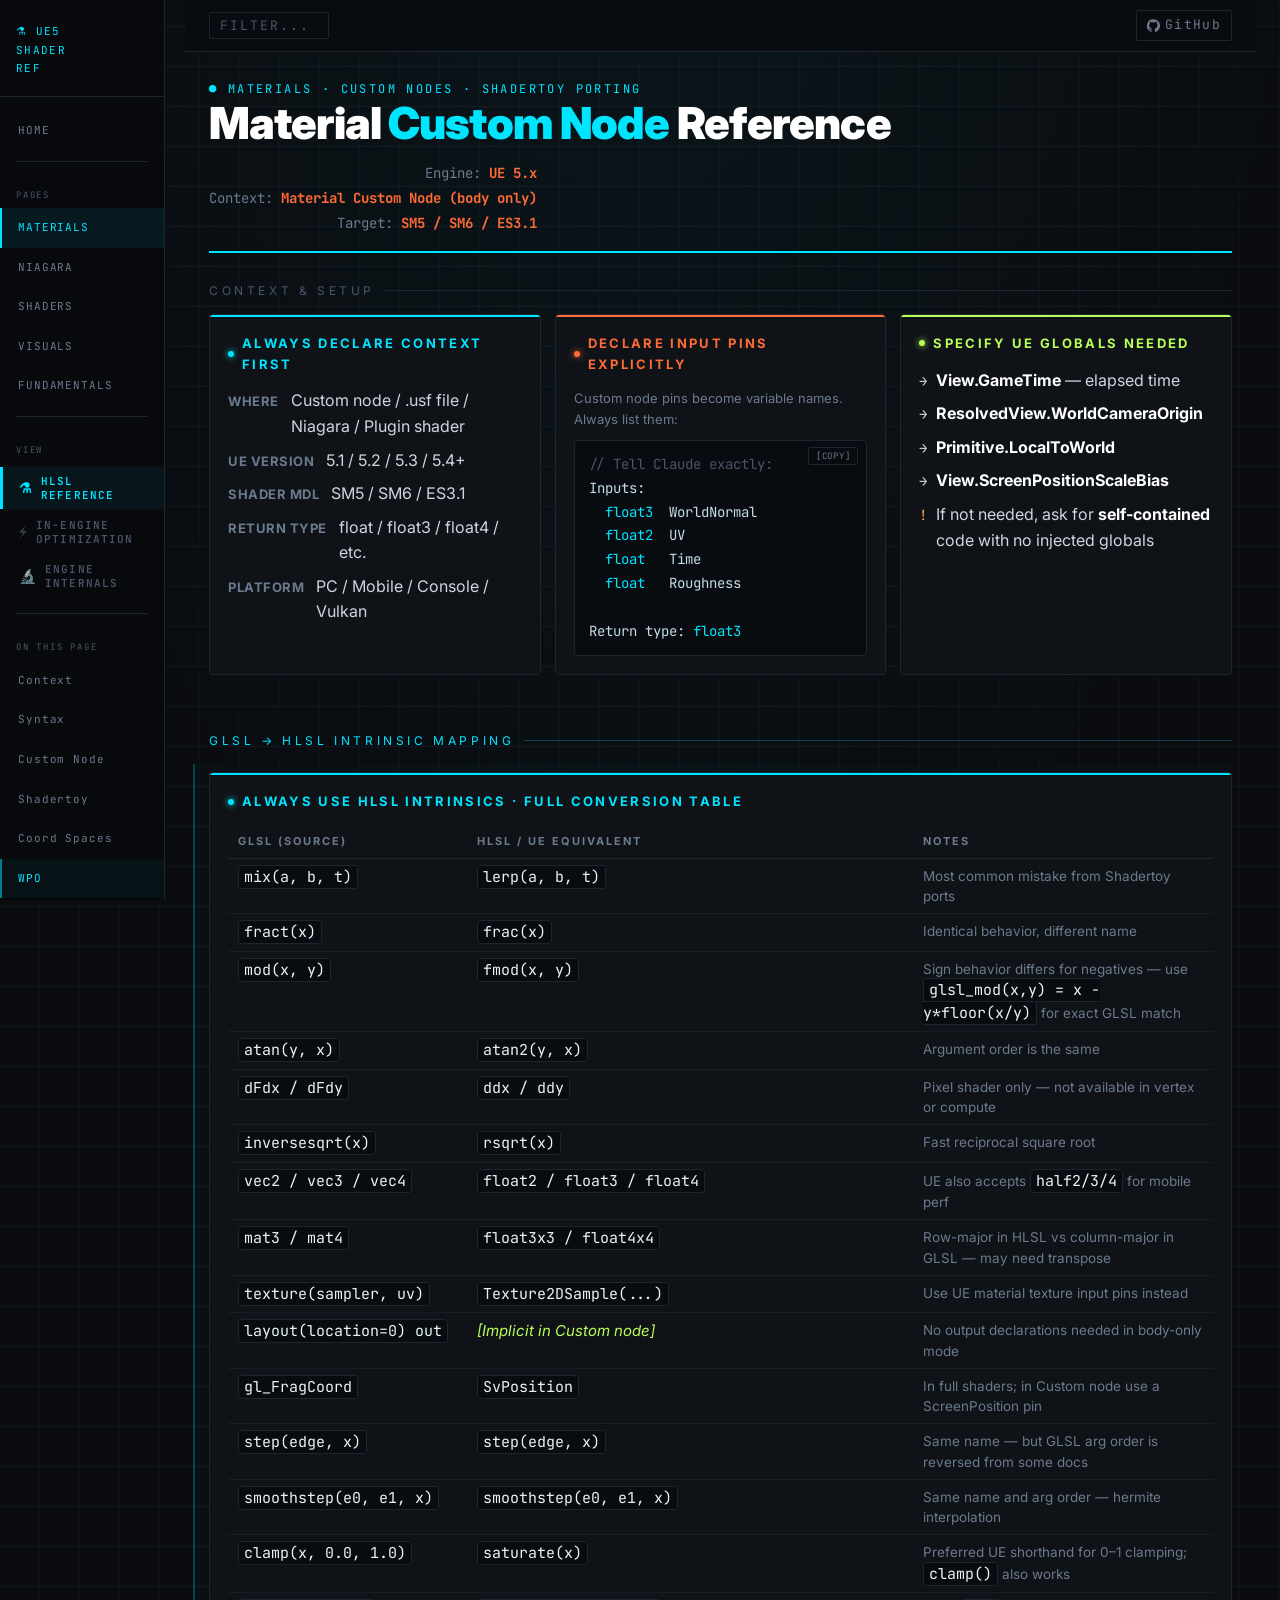
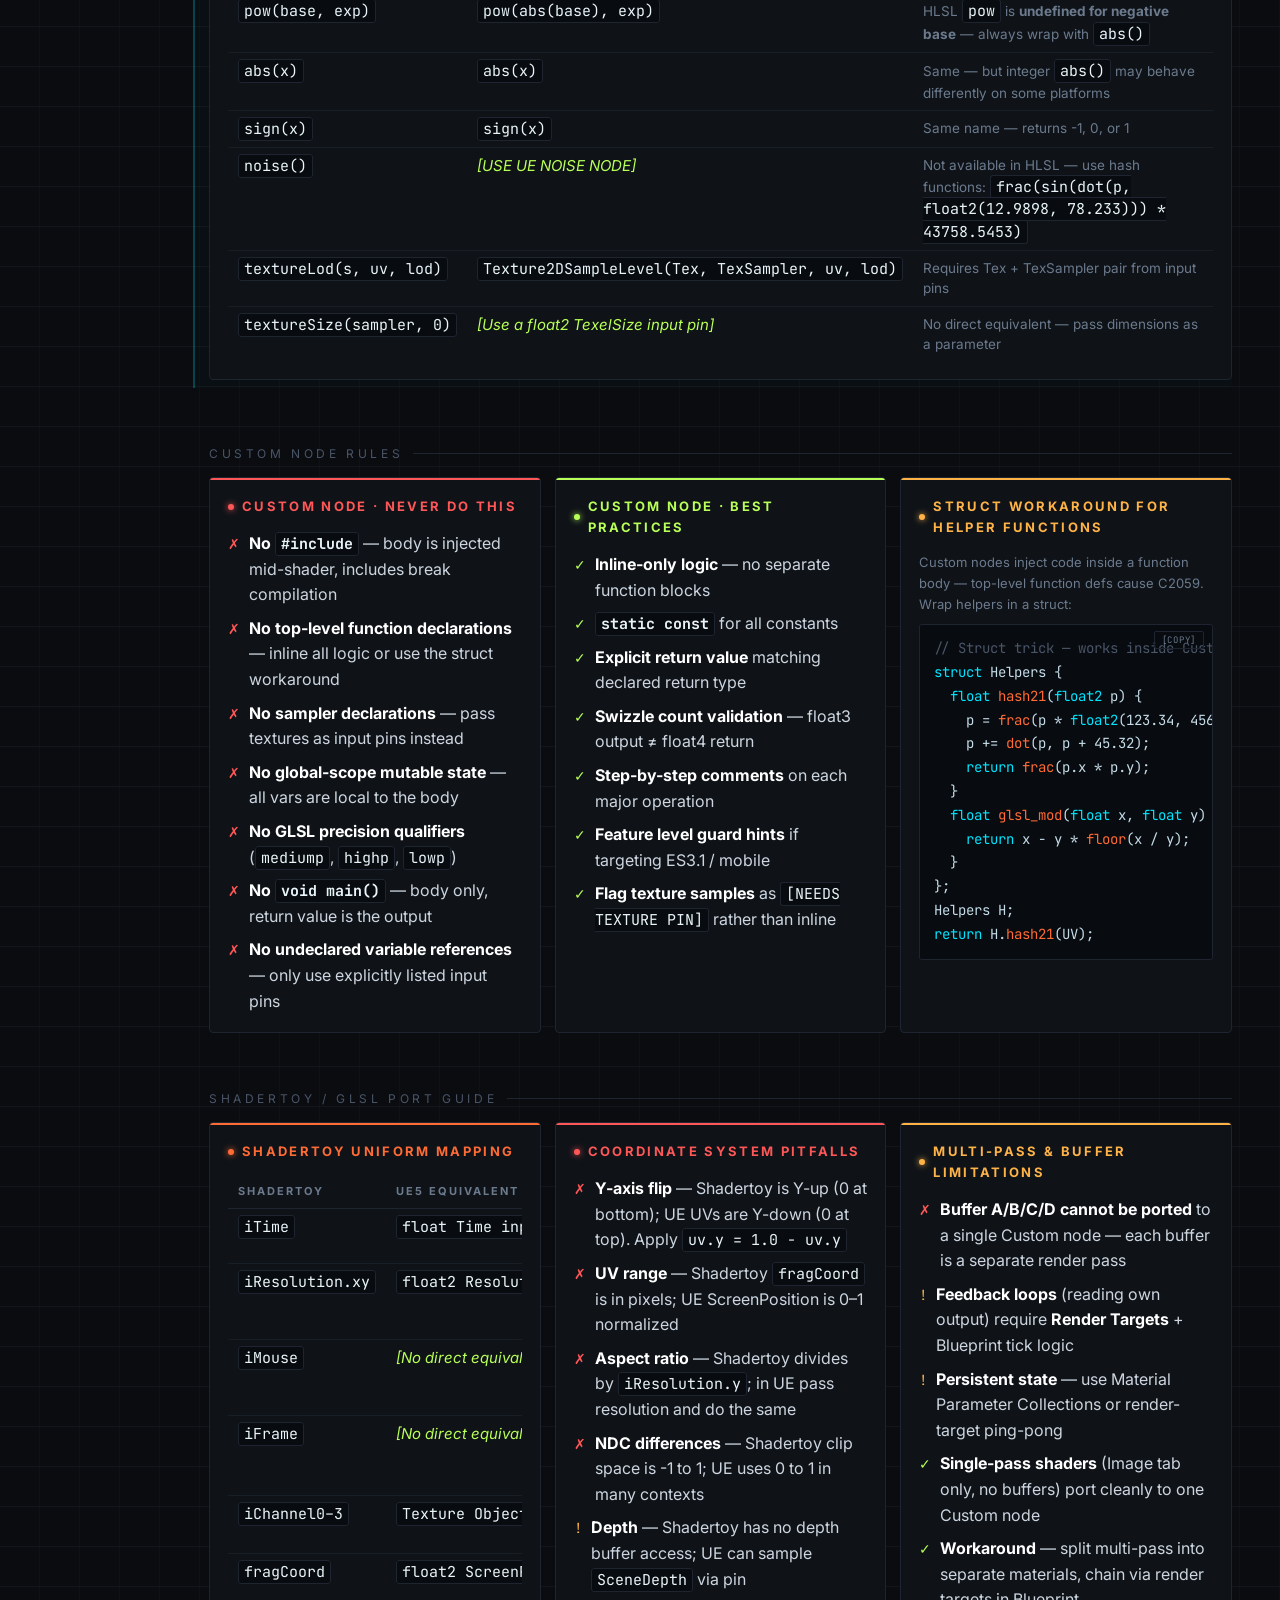
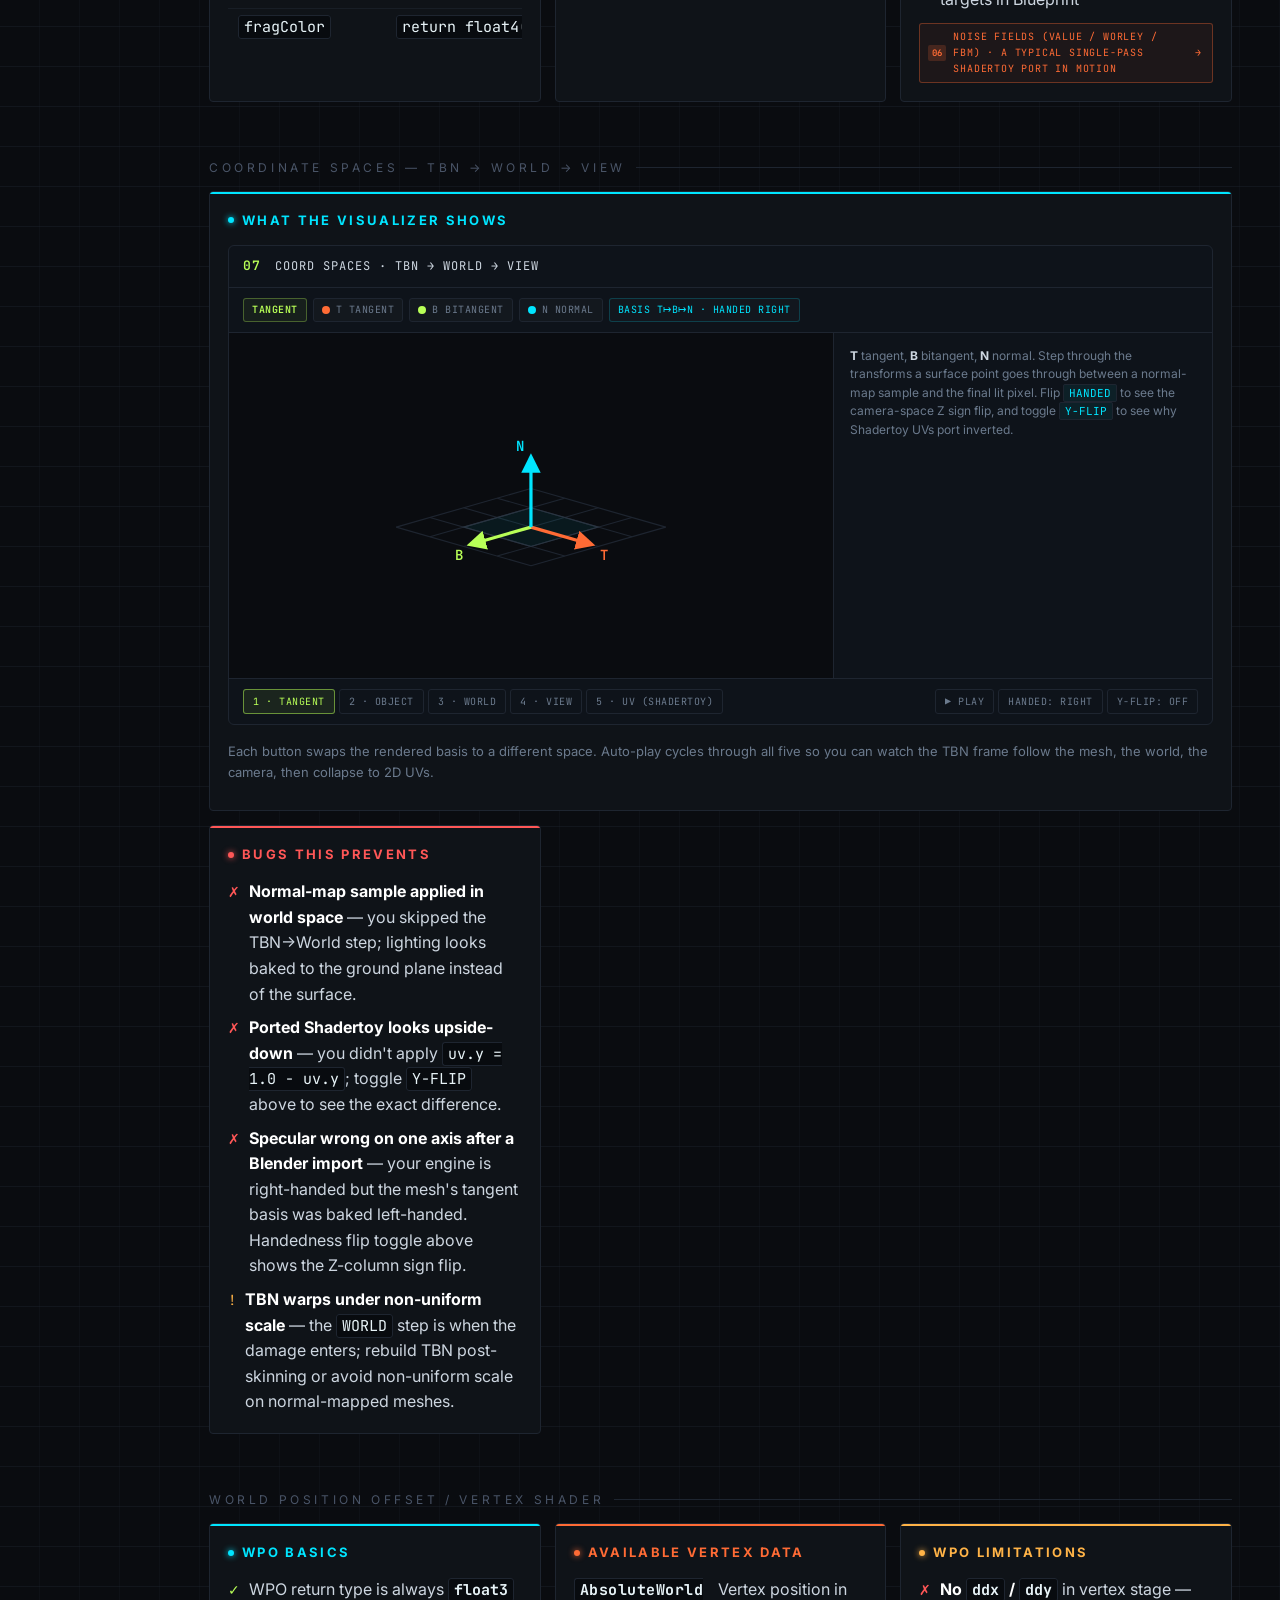
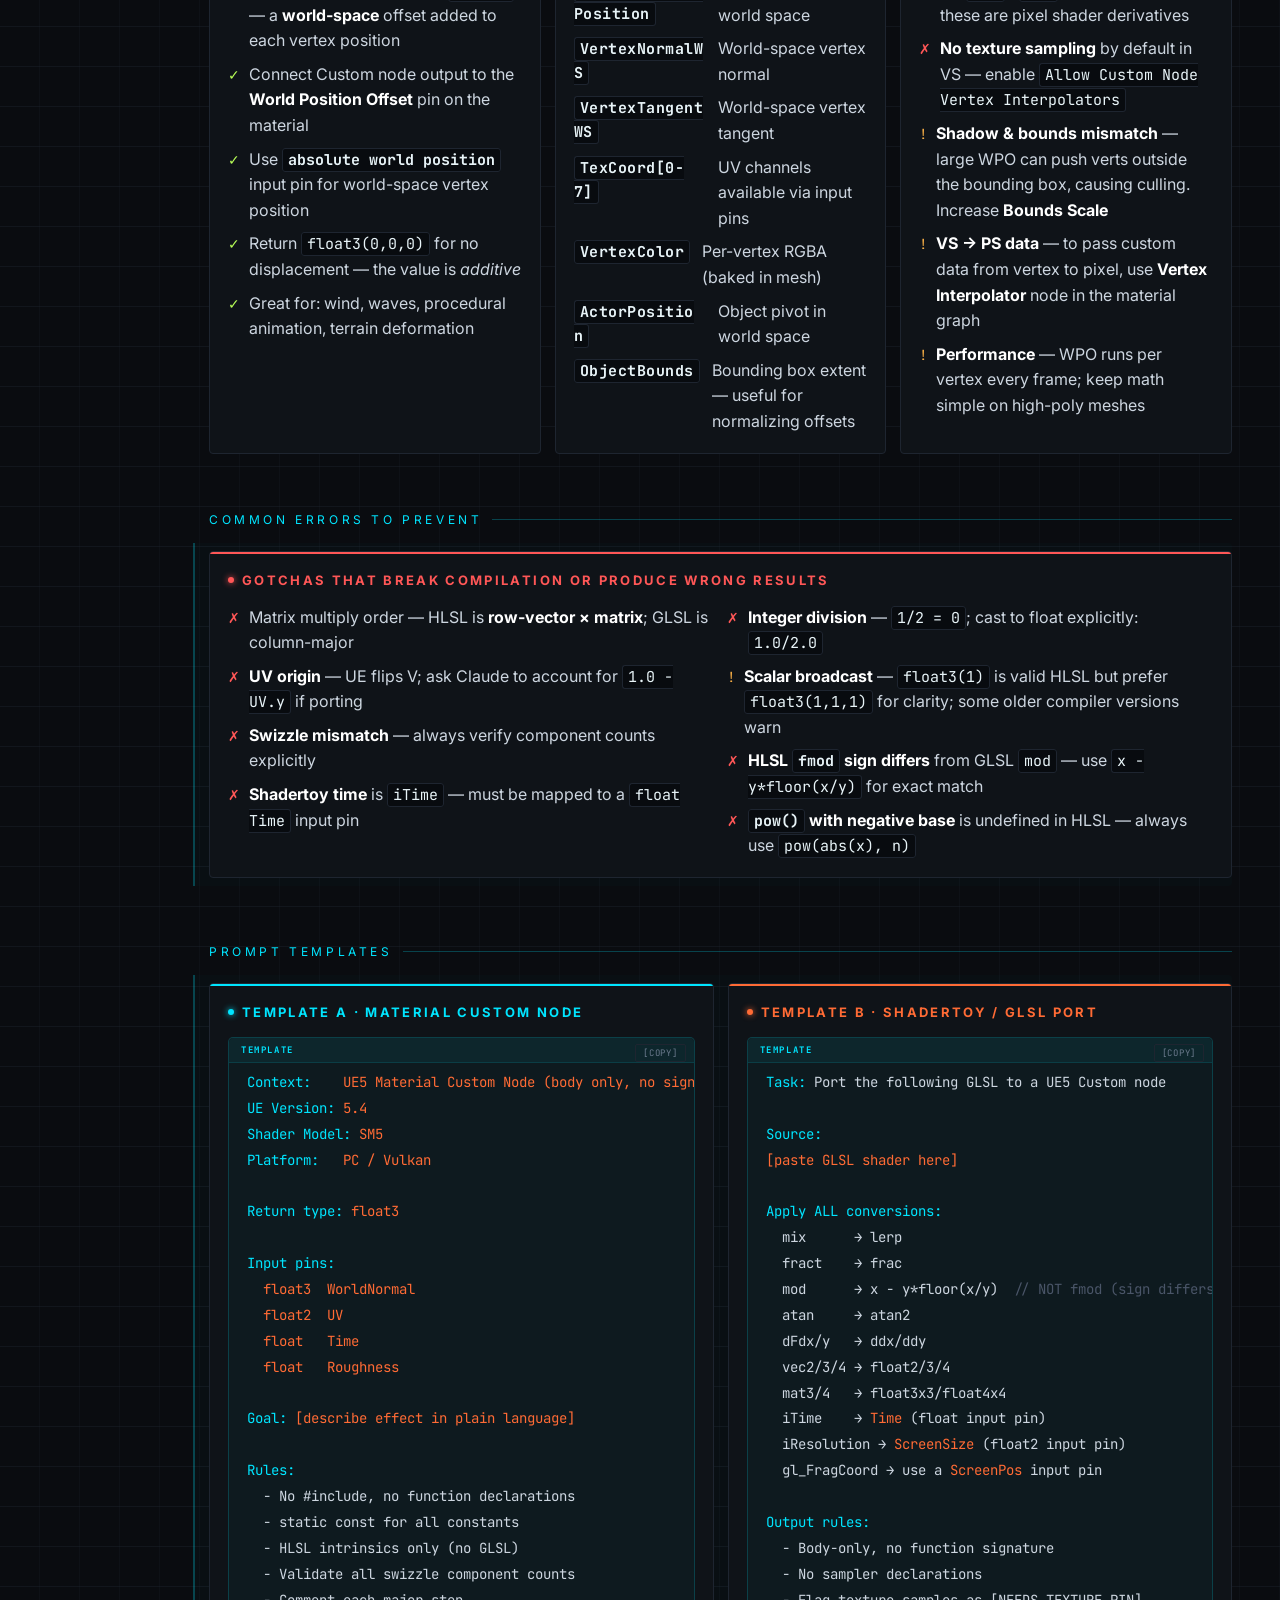
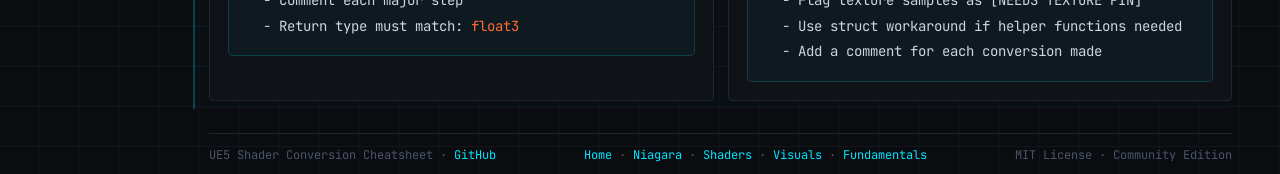
<file: materials.html>
<!DOCTYPE html>
<!-- AUTO-GENERATED — edit data/<page>.yaml and run: python build.py -->
<html lang="en">
<head>
<meta charset="UTF-8">
<meta name="viewport" content="width=device-width, initial-scale=1.0">
<meta name="description" content="UE5 Material Custom Node reference — GLSL to HLSL conversion, Shadertoy porting, WPO patterns, and in-engine material optimization.">
<meta property="og:title" content="Materials — UE5 Shader Cheatsheet">
<meta property="og:description" content="UE5 Material Custom Node reference — GLSL to HLSL conversion, Shadertoy porting, WPO patterns, and in-engine material optimization.">
<meta property="og:type" content="website">
<meta name="theme-color" content="#0a0c10">
<title>Materials — UE5 Shader Cheatsheet</title>
<link rel="icon" href="data:image/svg+xml,<svg xmlns='http://www.w3.org/2000/svg' viewBox='0 0 100 100'><text y='.9em' font-size='90'>🎨</text></svg>">
<link rel="preconnect" href="https://fonts.googleapis.com">
<link rel="preconnect" href="https://fonts.gstatic.com" crossorigin>
<link rel="stylesheet" href="styles.css">
</head>
<body class="subpage-ref">

<!-- ── MOBILE NAV OVERLAY ── -->
<div class="nav-overlay" id="nav-overlay" aria-hidden="true"></div>

<!-- ── SIDE NAV ── -->
<nav class="sidenav" id="sidenav" aria-label="Site navigation">
  <a href="index.html" class="sidenav-brand">⚗ UE5<br>SHADER<br>REF</a>
  <div class="sidenav-links">
<a href="index.html">HOME</a>
<div class="sidenav-divider"></div>
<span class="sidenav-section">PAGES</span>
<a href="materials.html" class="active">MATERIALS</a>
<a href="niagara.html">NIAGARA</a>
<a href="shaders.html">SHADERS</a>
<a href="visuals.html">VISUALS</a>
<a href="fundamentals.html">FUNDAMENTALS</a>

<div class="sidenav-divider"></div>
<span class="sidenav-section">VIEW</span>
<div class="sidenav-subpage-tabs" role="tablist" aria-label="Page view">
<button class="subpage-tab" role="tab" data-subpage="ref" aria-selected="true"><span class="subpage-tab-icon">⚗</span> HLSL Reference</button>
<button class="subpage-tab" role="tab" data-subpage="optim" aria-selected="false"><span class="subpage-tab-icon">⚡</span> In-Engine Optimization</button>
<button class="subpage-tab" role="tab" data-subpage="engine" aria-selected="false"><span class="subpage-tab-icon">🔬</span> Engine Internals</button>
</div>

<div class="sidenav-divider area-ref"></div>
<span class="sidenav-section area-ref">ON THIS PAGE</span>
<a href="#context" data-area="ref">Context</a>
<a href="#syntax" data-area="ref">Syntax</a>
<a href="#custom-node" data-area="ref">Custom Node</a>
<a href="#shadertoy" data-area="ref">Shadertoy</a>
<a href="#coord-spaces" data-area="ref">Coord Spaces</a>
<a href="#wpo" data-area="ref">WPO</a>
<a href="#errors" data-area="ref">Errors</a>
<a href="#templates" data-area="ref">Templates</a>
<div class="sidenav-divider area-optim"></div>
<span class="sidenav-section area-optim">OPTIMIZATION</span>
<a href="#mat-cost" data-area="optim">Complexity</a>
<a href="#mat-rules" data-area="optim">Optim Rules</a>
<a href="#mat-blend" data-area="optim">Blend Modes</a>
<div class="sidenav-divider area-engine"></div>
<span class="sidenav-section area-engine">ENGINE INTERNALS</span>
<a href="#mat-sim-output" data-area="engine">Sim Output</a>
<a href="#mat-gotchas" data-area="engine">Engine Gotchas</a>
  </div>
</nav>

<div class="page">

  <!-- Sticky topbar -->
  <nav class="topbar" aria-label="Page controls">
    <!-- Hamburger — only visible on mobile via CSS -->
    <button class="menu-toggle" id="menu-toggle" aria-label="Open navigation" aria-expanded="false" aria-controls="sidenav">&#9776;</button>
    <input type="text" id="search-input" placeholder="FILTER..." aria-label="Filter cards">
    <span class="topbar-spacer"></span>
    <a class="gh-link" href="https://github.com/stylerm/UE5-HLSL-Cheatsheet" target="_blank" rel="noopener">
      <svg width="13" height="13" viewBox="0 0 24 24" fill="currentColor"><path d="M12 .3a12 12 0 0 0-3.8 23.4c.6.1.8-.3.8-.6v-2c-3.3.7-4-1.6-4-1.6-.6-1.4-1.4-1.8-1.4-1.8-1-.7.1-.7.1-.7 1.2.1 1.8 1.2 1.8 1.2 1 1.8 2.8 1.3 3.5 1 .1-.8.4-1.3.7-1.6-2.7-.3-5.5-1.3-5.5-5.9 0-1.3.5-2.4 1.2-3.2 0-.4-.5-1.6.2-3.2 0 0 1-.3 3.3 1.2a11.5 11.5 0 0 1 6 0C17 5 18 5.3 18 5.3c.7 1.6.2 2.8.1 3.2.8.8 1.2 1.9 1.2 3.2 0 4.6-2.8 5.6-5.5 5.9.5.4.9 1.1.9 2.3v3.3c0 .3.2.7.8.6A12 12 0 0 0 12 .3"/></svg>
      GitHub
    </a>
  </nav>

  <!-- Page header -->
  <div class="header">
    <div class="header-left">
      <span class="header-tag">● Materials · Custom Nodes · Shadertoy Porting</span>
      <h1>Material <span>Custom Node</span> Reference</h1>
    </div>
    <div class="header-right">
      Engine: <strong>UE 5.x</strong><br>
      Context: <strong>Material Custom Node (body only)</strong><br>
      Target: <strong>SM5 / SM6 / ES3.1</strong>
    </div>
  </div>

<section class="subpage" data-subpage="ref" role="tabpanel">
<div class="area area-ref">
<div class="area-heading">⚗ HLSL Reference</div>
<div id="context" class="section-label">Context &amp; Setup</div>
<div class="grid">
<div class="card blue">
<div class="card-title"><span class="dot"></span> Always Declare Context First</div>
<div class="row-list"><div class="row"><span class="row-label">WHERE</span><span class="row-text">Custom node / .usf file / Niagara / Plugin shader</span></div><div class="row"><span class="row-label">UE VERSION</span><span class="row-text">5.1 / 5.2 / 5.3 / 5.4+</span></div><div class="row"><span class="row-label">SHADER MDL</span><span class="row-text">SM5 / SM6 / ES3.1</span></div><div class="row"><span class="row-label">RETURN TYPE</span><span class="row-text">float / float3 / float4 / etc.</span></div><div class="row"><span class="row-label">PLATFORM</span><span class="row-text">PC / Mobile / Console / Vulkan</span></div></div></div>
<div class="card orange">
<div class="card-title"><span class="dot"></span> Declare Input Pins Explicitly</div>
<p style="font-size:13px; color:var(--text-dim); margin-bottom:10px;">Custom node pins become variable names. Always list them:</p><pre><span class="c">// Tell Claude exactly:</span>
Inputs:
  <span class="kw">float3</span>  WorldNormal
  <span class="kw">float2</span>  UV
  <span class="kw">float</span>   Time
  <span class="kw">float</span>   Roughness

Return type: <span class="kw">float3</span></pre></div>
<div class="card green">
<div class="card-title"><span class="dot"></span> Specify UE Globals Needed</div>
<div class="checklist"><div class="check-item"><span class="check-icon arrow">→</span><span class="check-body"><strong>View.GameTime</strong> — elapsed time</span></div><div class="check-item"><span class="check-icon arrow">→</span><span class="check-body"><strong>ResolvedView.WorldCameraOrigin</strong></span></div><div class="check-item"><span class="check-icon arrow">→</span><span class="check-body"><strong>Primitive.LocalToWorld</strong></span></div><div class="check-item"><span class="check-icon arrow">→</span><span class="check-body"><strong>View.ScreenPositionScaleBias</strong></span></div><div class="check-item"><span class="check-icon warn">!</span><span class="check-body">If not needed, ask for <strong>self-contained</strong> code with no injected globals</span></div></div></div>
</div>

<div id="syntax" class="section-label" data-priority="high">GLSL → HLSL Intrinsic Mapping</div>
<div class="grid">
<div class="card blue grid-full">
<div class="card-title"><span class="dot"></span> Always Use HLSL Intrinsics · Full Conversion Table</div>
<table class="table-conversion"><thead><tr><th>GLSL (source)</th><th>HLSL / UE Equivalent</th><th>Notes</th></tr></thead><tbody><tr><td class="bad" data-label="GLSL (source)"><code>mix(a, b, t)</code></td><td class="good" data-label="HLSL / UE Equivalent"><code>lerp(a, b, t)</code></td><td class="note" data-label="Notes">Most common mistake from Shadertoy ports</td></tr><tr><td class="bad" data-label="GLSL (source)"><code>fract(x)</code></td><td class="good" data-label="HLSL / UE Equivalent"><code>frac(x)</code></td><td class="note" data-label="Notes">Identical behavior, different name</td></tr><tr><td class="bad" data-label="GLSL (source)"><code>mod(x, y)</code></td><td class="good" data-label="HLSL / UE Equivalent"><code>fmod(x, y)</code></td><td class="note" data-label="Notes">Sign behavior differs for negatives — use <code>glsl_mod(x,y) = x - y*floor(x/y)</code> for exact GLSL match</td></tr><tr><td class="bad" data-label="GLSL (source)"><code>atan(y, x)</code></td><td class="good" data-label="HLSL / UE Equivalent"><code>atan2(y, x)</code></td><td class="note" data-label="Notes">Argument order is the same</td></tr><tr><td class="bad" data-label="GLSL (source)"><code>dFdx / dFdy</code></td><td class="good" data-label="HLSL / UE Equivalent"><code>ddx / ddy</code></td><td class="note" data-label="Notes">Pixel shader only — not available in vertex or compute</td></tr><tr><td class="bad" data-label="GLSL (source)"><code>inversesqrt(x)</code></td><td class="good" data-label="HLSL / UE Equivalent"><code>rsqrt(x)</code></td><td class="note" data-label="Notes">Fast reciprocal square root</td></tr><tr><td class="bad" data-label="GLSL (source)"><code>vec2 / vec3 / vec4</code></td><td class="good" data-label="HLSL / UE Equivalent"><code>float2 / float3 / float4</code></td><td class="note" data-label="Notes">UE also accepts <code>half2/3/4</code> for mobile perf</td></tr><tr><td class="bad" data-label="GLSL (source)"><code>mat3 / mat4</code></td><td class="good" data-label="HLSL / UE Equivalent"><code>float3x3 / float4x4</code></td><td class="note" data-label="Notes">Row-major in HLSL vs column-major in GLSL — may need transpose</td></tr><tr><td class="bad" data-label="GLSL (source)"><code>texture(sampler, uv)</code></td><td class="good" data-label="HLSL / UE Equivalent"><code>Texture2DSample(...)</code></td><td class="note" data-label="Notes">Use UE material texture input pins instead</td></tr><tr><td class="bad" data-label="GLSL (source)"><code>layout(location=0) out</code></td><td class="good" data-label="HLSL / UE Equivalent"><em>[Implicit in Custom node]</em></td><td class="note" data-label="Notes">No output declarations needed in body-only mode</td></tr><tr><td class="bad" data-label="GLSL (source)"><code>gl_FragCoord</code></td><td class="good" data-label="HLSL / UE Equivalent"><code>SvPosition</code></td><td class="note" data-label="Notes">In full shaders; in Custom node use a ScreenPosition pin</td></tr><tr><td class="bad" data-label="GLSL (source)"><code>step(edge, x)</code></td><td class="good" data-label="HLSL / UE Equivalent"><code>step(edge, x)</code></td><td class="note" data-label="Notes">Same name — but GLSL arg order is reversed from some docs</td></tr><tr><td class="bad" data-label="GLSL (source)"><code>smoothstep(e0, e1, x)</code></td><td class="good" data-label="HLSL / UE Equivalent"><code>smoothstep(e0, e1, x)</code></td><td class="note" data-label="Notes">Same name and arg order — hermite interpolation</td></tr><tr><td class="bad" data-label="GLSL (source)"><code>clamp(x, 0.0, 1.0)</code></td><td class="good" data-label="HLSL / UE Equivalent"><code>saturate(x)</code></td><td class="note" data-label="Notes">Preferred UE shorthand for 0–1 clamping; <code>clamp()</code> also works</td></tr><tr><td class="bad" data-label="GLSL (source)"><code>pow(base, exp)</code></td><td class="good" data-label="HLSL / UE Equivalent"><code>pow(abs(base), exp)</code></td><td class="note" data-label="Notes">HLSL <code>pow</code> is <strong>undefined for negative base</strong> — always wrap with <code>abs()</code></td></tr><tr><td class="bad" data-label="GLSL (source)"><code>abs(x)</code></td><td class="good" data-label="HLSL / UE Equivalent"><code>abs(x)</code></td><td class="note" data-label="Notes">Same — but integer <code>abs()</code> may behave differently on some platforms</td></tr><tr><td class="bad" data-label="GLSL (source)"><code>sign(x)</code></td><td class="good" data-label="HLSL / UE Equivalent"><code>sign(x)</code></td><td class="note" data-label="Notes">Same name — returns -1, 0, or 1</td></tr><tr><td class="bad" data-label="GLSL (source)"><code>noise()</code></td><td class="good" data-label="HLSL / UE Equivalent"><em>[USE UE NOISE NODE]</em></td><td class="note" data-label="Notes">Not available in HLSL — use hash functions: <code>frac(sin(dot(p, float2(12.9898, 78.233))) * 43758.5453)</code></td></tr><tr><td class="bad" data-label="GLSL (source)"><code>textureLod(s, uv, lod)</code></td><td class="good" data-label="HLSL / UE Equivalent"><code>Texture2DSampleLevel(Tex, TexSampler, uv, lod)</code></td><td class="note" data-label="Notes">Requires Tex + TexSampler pair from input pins</td></tr><tr><td class="bad" data-label="GLSL (source)"><code>textureSize(sampler, 0)</code></td><td class="good" data-label="HLSL / UE Equivalent"><em>[Use a float2 TexelSize input pin]</em></td><td class="note" data-label="Notes">No direct equivalent — pass dimensions as a parameter</td></tr></tbody></table></div>
</div>

<div id="custom-node" class="section-label">Custom Node Rules</div>
<div class="grid">
<div class="card red">
<div class="card-title"><span class="dot"></span> Custom Node · Never Do This</div>
<div class="checklist"><div class="check-item"><span class="check-icon no">✗</span><span class="check-body"><strong>No <code>#include</code></strong> — body is injected mid-shader, includes break compilation</span></div><div class="check-item"><span class="check-icon no">✗</span><span class="check-body"><strong>No top-level function declarations</strong> — inline all logic or use the struct workaround</span></div><div class="check-item"><span class="check-icon no">✗</span><span class="check-body"><strong>No sampler declarations</strong> — pass textures as input pins instead</span></div><div class="check-item"><span class="check-icon no">✗</span><span class="check-body"><strong>No global-scope mutable state</strong> — all vars are local to the body</span></div><div class="check-item"><span class="check-icon no">✗</span><span class="check-body"><strong>No GLSL precision qualifiers</strong> (<code>mediump</code>, <code>highp</code>, <code>lowp</code>)</span></div><div class="check-item"><span class="check-icon no">✗</span><span class="check-body"><strong>No <code>void main()</code></strong> — body only, return value is the output</span></div><div class="check-item"><span class="check-icon no">✗</span><span class="check-body"><strong>No undeclared variable references</strong> — only use explicitly listed input pins</span></div></div></div>
<div class="card green">
<div class="card-title"><span class="dot"></span> Custom Node · Best Practices</div>
<div class="checklist"><div class="check-item"><span class="check-icon ok">✓</span><span class="check-body"><strong>Inline-only logic</strong> — no separate function blocks</span></div><div class="check-item"><span class="check-icon ok">✓</span><span class="check-body"><strong><code>static const</code></strong> for all constants</span></div><div class="check-item"><span class="check-icon ok">✓</span><span class="check-body"><strong>Explicit return value</strong> matching declared return type</span></div><div class="check-item"><span class="check-icon ok">✓</span><span class="check-body"><strong>Swizzle count validation</strong> — float3 output ≠ float4 return</span></div><div class="check-item"><span class="check-icon ok">✓</span><span class="check-body"><strong>Step-by-step comments</strong> on each major operation</span></div><div class="check-item"><span class="check-icon ok">✓</span><span class="check-body"><strong>Feature level guard hints</strong> if targeting ES3.1 / mobile</span></div><div class="check-item"><span class="check-icon ok">✓</span><span class="check-body"><strong>Flag texture samples</strong> as <code>[NEEDS TEXTURE PIN]</code> rather than inline</span></div></div></div>
<div class="card yellow">
<div class="card-title"><span class="dot"></span> Struct Workaround for Helper Functions</div>
<p style="font-size:13px; color:var(--text-dim); margin-bottom:10px;">Custom nodes inject code inside a function body — top-level function defs cause C2059. Wrap helpers in a struct:</p><pre><span class="c">// Struct trick — works inside Custom node body</span>
<span class="kw">struct</span> Helpers {
  <span class="kw">float</span> <span class="fn">hash21</span>(<span class="kw">float2</span> p) {
    p = <span class="fn">frac</span>(p * <span class="kw">float2</span>(123.34, 456.21));
    p += <span class="fn">dot</span>(p, p + 45.32);
    <span class="kw">return</span> <span class="fn">frac</span>(p.x * p.y);
  }
  <span class="kw">float</span> <span class="fn">glsl_mod</span>(<span class="kw">float</span> x, <span class="kw">float</span> y) {
    <span class="kw">return</span> x - y * <span class="fn">floor</span>(x / y);
  }
};
Helpers H;
<span class="kw">return</span> H.<span class="fn">hash21</span>(UV);</pre></div>
</div>

<div id="shadertoy" class="section-label">Shadertoy / GLSL Port Guide</div>
<div class="grid">
<div class="card orange">
<div class="card-title"><span class="dot"></span> Shadertoy Uniform Mapping</div>
<table class="table-conversion"><thead><tr><th>Shadertoy</th><th>UE5 Equivalent</th><th>Notes</th></tr></thead><tbody><tr><td class="bad" data-label="Shadertoy"><code>iTime</code></td><td class="good" data-label="UE5 Equivalent"><code>float Time input pin</code></td><td class="note" data-label="Notes">Connect a <strong>Time</strong> node to the pin</td></tr><tr><td class="bad" data-label="Shadertoy"><code>iResolution.xy</code></td><td class="good" data-label="UE5 Equivalent"><code>float2 Resolution input pin</code></td><td class="note" data-label="Notes">Use <strong>SceneTexture:SceneColor</strong> → Size or pass manually</td></tr><tr><td class="bad" data-label="Shadertoy"><code>iMouse</code></td><td class="good" data-label="UE5 Equivalent"><em>[No direct equivalent]</em></td><td class="note" data-label="Notes">Pass via Material Parameter Collection or Blueprint</td></tr><tr><td class="bad" data-label="Shadertoy"><code>iFrame</code></td><td class="good" data-label="UE5 Equivalent"><em>[No direct equivalent]</em></td><td class="note" data-label="Notes">Approximate with <code>floor(Time * FrameRate)</code></td></tr><tr><td class="bad" data-label="Shadertoy"><code>iChannel0–3</code></td><td class="good" data-label="UE5 Equivalent"><code>Texture Object input pins</code></td><td class="note" data-label="Notes">One pin per channel; use <code>Texture2DSample()</code></td></tr><tr><td class="bad" data-label="Shadertoy"><code>fragCoord</code></td><td class="good" data-label="UE5 Equivalent"><code>float2 ScreenPos input pin</code></td><td class="note" data-label="Notes">Connect ScreenPosition node (viewport UV)</td></tr><tr><td class="bad" data-label="Shadertoy"><code>fragColor</code></td><td class="good" data-label="UE5 Equivalent"><code>return float4(...);</code></td><td class="note" data-label="Notes">The Custom node return value <em>is</em> the output</td></tr></tbody></table></div>
<div class="card red">
<div class="card-title"><span class="dot"></span> Coordinate System Pitfalls</div>
<div class="checklist"><div class="check-item"><span class="check-icon no">✗</span><span class="check-body"><strong>Y-axis flip</strong> — Shadertoy is Y-up (0 at bottom); UE UVs are Y-down (0 at top). Apply <code>uv.y = 1.0 - uv.y</code></span></div><div class="check-item"><span class="check-icon no">✗</span><span class="check-body"><strong>UV range</strong> — Shadertoy <code>fragCoord</code> is in pixels; UE ScreenPosition is 0–1 normalized</span></div><div class="check-item"><span class="check-icon no">✗</span><span class="check-body"><strong>Aspect ratio</strong> — Shadertoy divides by <code>iResolution.y</code>; in UE pass resolution and do the same</span></div><div class="check-item"><span class="check-icon no">✗</span><span class="check-body"><strong>NDC differences</strong> — Shadertoy clip space is -1 to 1; UE uses 0 to 1 in many contexts</span></div><div class="check-item"><span class="check-icon warn">!</span><span class="check-body"><strong>Depth</strong> — Shadertoy has no depth buffer access; UE can sample <code>SceneDepth</code> via pin</span></div></div></div>
<div class="card yellow">
<div class="card-title"><span class="dot"></span> Multi-Pass &amp; Buffer Limitations</div>
<div class="checklist"><div class="check-item"><span class="check-icon no">✗</span><span class="check-body"><strong>Buffer A/B/C/D cannot be ported</strong> to a single Custom node — each buffer is a separate render pass</span></div><div class="check-item"><span class="check-icon warn">!</span><span class="check-body"><strong>Feedback loops</strong> (reading own output) require <strong>Render Targets</strong> + Blueprint tick logic</span></div><div class="check-item"><span class="check-icon warn">!</span><span class="check-body"><strong>Persistent state</strong> — use Material Parameter Collections or render-target ping-pong</span></div><div class="check-item"><span class="check-icon ok">✓</span><span class="check-body"><strong>Single-pass shaders</strong> (Image tab only, no buffers) port cleanly to one Custom node</span></div><div class="check-item"><span class="check-icon ok">✓</span><span class="check-body"><strong>Workaround</strong> — split multi-pass into separate materials, chain via render targets in Blueprint</span></div></div><a class="viz-ref" href="visuals.html#noise-strip">
  <span class="viz-ref-badge">06</span>
  Noise fields (Value / Worley / fBm) · a typical single-pass Shadertoy port in motion
</a>
</div>
</div>

<div id="coord-spaces" class="section-label">Coordinate Spaces — TBN → World → View</div>
<div class="grid">
<div class="card blue grid-full">
<div class="card-title"><span class="dot"></span> What the Visualizer Shows</div>
<div class="viz viz-tbn" data-viz-tbn>
  <div class="viz-header"><span class="viz-num">07</span><span class="viz-title">Coord Spaces · TBN → World → View</span></div>
  <div class="viz-chips" data-viz-chips><span class="viz-chip viz-chip-state" data-chip-state>TANGENT</span><span class="viz-chip"><span class="viz-dot t"></span>T tangent</span><span class="viz-chip"><span class="viz-dot b"></span>B bitangent</span><span class="viz-chip"><span class="viz-dot n"></span>N normal</span><span class="viz-chip viz-chip-meta" data-chip-meta>BASIS T↦B↦N · HANDED RIGHT</span></div>
  <div class="viz-body">
    <svg class="viz-svg" viewBox="0 0 560 320" preserveAspectRatio="xMidYMid meet" aria-label="Coordinate-space basis vectors">
      <defs>
        <marker id="viz-arrow-t" viewBox="0 0 10 10" refX="8" refY="5" markerWidth="6" markerHeight="6" orient="auto-start-reverse">
          <path d="M 0 0 L 10 5 L 0 10 z" fill="#ff6b35"/></marker>
        <marker id="viz-arrow-b" viewBox="0 0 10 10" refX="8" refY="5" markerWidth="6" markerHeight="6" orient="auto-start-reverse">
          <path d="M 0 0 L 10 5 L 0 10 z" fill="#b8ff57"/></marker>
        <marker id="viz-arrow-n" viewBox="0 0 10 10" refX="8" refY="5" markerWidth="6" markerHeight="6" orient="auto-start-reverse">
          <path d="M 0 0 L 10 5 L 0 10 z" fill="#00e5ff"/></marker>
      </defs>
      <g data-viz-grid></g>
      <g data-viz-patch></g>
      <g data-viz-vectors>
        <line data-vec="t" x1="280" y1="200" x2="280" y2="200" stroke="#ff6b35" stroke-width="3" marker-end="url(#viz-arrow-t)"/>
        <line data-vec="b" x1="280" y1="200" x2="280" y2="200" stroke="#b8ff57" stroke-width="3" marker-end="url(#viz-arrow-b)"/>
        <line data-vec="n" x1="280" y1="200" x2="280" y2="200" stroke="#00e5ff" stroke-width="3" marker-end="url(#viz-arrow-n)"/>
        <text data-lbl="t" fill="#ff6b35" font-family="JetBrains Mono, monospace" font-size="13" font-weight="600">T</text>
        <text data-lbl="b" fill="#b8ff57" font-family="JetBrains Mono, monospace" font-size="13" font-weight="600">B</text>
        <text data-lbl="n" fill="#00e5ff" font-family="JetBrains Mono, monospace" font-size="13" font-weight="600">N</text>
      </g>
      <g data-viz-uv style="display:none">
        <rect x="180" y="60" width="160" height="160" fill="none" stroke="#1e2530" stroke-width="1"/>
        <rect x="180" y="60" width="160" height="160" fill="url(#viz-uv-pat)"/>
        <text x="170" y="64" text-anchor="end" fill="#6b7a8d" font-family="JetBrains Mono, monospace" font-size="11" data-uv-top>1</text>
        <text x="170" y="224" text-anchor="end" fill="#6b7a8d" font-family="JetBrains Mono, monospace" font-size="11" data-uv-bot>0</text>
        <text x="180" y="245" fill="#6b7a8d" font-family="JetBrains Mono, monospace" font-size="11">u 0</text>
        <text x="340" y="245" text-anchor="end" fill="#6b7a8d" font-family="JetBrains Mono, monospace" font-size="11">u 1</text>
        <text x="260" y="150" text-anchor="middle" fill="#cdd6e0" font-family="JetBrains Mono, monospace" font-size="14" data-uv-label>Shadertoy (Y-up)</text>
      </g>
      <defs>
        <pattern id="viz-uv-pat" x="0" y="0" width="40" height="40" patternUnits="userSpaceOnUse">
          <rect width="40" height="40" fill="#0e131a"/>
          <path d="M 0 0 H 40 M 0 0 V 40" stroke="#1e2530" stroke-width="1"/>
        </pattern>
      </defs>
    </svg>
    <div class="viz-caption"><strong>T</strong> tangent, <strong>B</strong> bitangent, <strong>N</strong> normal. Step through the transforms a surface point goes through between a normal-map sample and the final lit pixel. Flip <code>HANDED</code> to see the camera-space Z sign flip, and toggle <code>Y-FLIP</code> to see why Shadertoy UVs port inverted.
</div>
  </div>
  <div class="viz-controls">
    <div class="viz-steps" role="tablist">
      <button class="viz-step active" data-step="0" type="button">1 · TANGENT</button>
      <button class="viz-step" data-step="1" type="button">2 · OBJECT</button>
      <button class="viz-step" data-step="2" type="button">3 · WORLD</button>
      <button class="viz-step" data-step="3" type="button">4 · VIEW</button>
      <button class="viz-step" data-step="4" type="button">5 · UV (Shadertoy)</button>
    </div>
    <div class="viz-toggles">
      <button class="viz-toggle" data-play type="button">▶ PLAY</button>
      <button class="viz-toggle" data-toggle-handed type="button">HANDED: RIGHT</button>
      <button class="viz-toggle" data-toggle-yflip type="button">Y-FLIP: OFF</button>
    </div>
  </div>
</div>
<p style="font-size:13px; color:var(--text-dim); margin-bottom:10px;">Each button swaps the rendered basis to a different space. Auto-play cycles through all five so you can watch the TBN frame follow the mesh, the world, the camera, then collapse to 2D UVs.</p></div>
<div class="card red">
<div class="card-title"><span class="dot"></span> Bugs This Prevents</div>
<div class="checklist"><div class="check-item"><span class="check-icon no">✗</span><span class="check-body"><strong>Normal-map sample applied in world space</strong> — you skipped the TBN→World step; lighting looks baked to the ground plane instead of the surface.</span></div><div class="check-item"><span class="check-icon no">✗</span><span class="check-body"><strong>Ported Shadertoy looks upside-down</strong> — you didn't apply <code>uv.y = 1.0 - uv.y</code>; toggle <code>Y-FLIP</code> above to see the exact difference.</span></div><div class="check-item"><span class="check-icon no">✗</span><span class="check-body"><strong>Specular wrong on one axis after a Blender import</strong> — your engine is right-handed but the mesh's tangent basis was baked left-handed. Handedness flip toggle above shows the Z-column sign flip.</span></div><div class="check-item"><span class="check-icon warn">!</span><span class="check-body"><strong>TBN warps under non-uniform scale</strong> — the <code>WORLD</code> step is when the damage enters; rebuild TBN post-skinning or avoid non-uniform scale on normal-mapped meshes.</span></div></div></div>
</div>

<div id="wpo" class="section-label">World Position Offset / Vertex Shader</div>
<div class="grid">
<div class="card blue">
<div class="card-title"><span class="dot"></span> WPO Basics</div>
<div class="checklist"><div class="check-item"><span class="check-icon ok">✓</span><span class="check-body">WPO return type is always <strong><code>float3</code></strong> — a <strong>world-space</strong> offset added to each vertex position</span></div><div class="check-item"><span class="check-icon ok">✓</span><span class="check-body">Connect Custom node output to the <strong>World Position Offset</strong> pin on the material</span></div><div class="check-item"><span class="check-icon ok">✓</span><span class="check-body">Use <strong><code>absolute world position</code></strong> input pin for world-space vertex position</span></div><div class="check-item"><span class="check-icon ok">✓</span><span class="check-body">Return <code>float3(0,0,0)</code> for no displacement — the value is <em>additive</em></span></div><div class="check-item"><span class="check-icon ok">✓</span><span class="check-body">Great for: wind, waves, procedural animation, terrain deformation</span></div></div></div>
<div class="card orange">
<div class="card-title"><span class="dot"></span> Available Vertex Data</div>
<div class="row-list"><div class="row"><span class="row-label"><code>AbsoluteWorldPosition</code></span><span class="row-text">Vertex position in world space</span></div><div class="row"><span class="row-label"><code>VertexNormalWS</code></span><span class="row-text">World-space vertex normal</span></div><div class="row"><span class="row-label"><code>VertexTangentWS</code></span><span class="row-text">World-space vertex tangent</span></div><div class="row"><span class="row-label"><code>TexCoord[0-7]</code></span><span class="row-text">UV channels available via input pins</span></div><div class="row"><span class="row-label"><code>VertexColor</code></span><span class="row-text">Per-vertex RGBA (baked in mesh)</span></div><div class="row"><span class="row-label"><code>ActorPosition</code></span><span class="row-text">Object pivot in world space</span></div><div class="row"><span class="row-label"><code>ObjectBounds</code></span><span class="row-text">Bounding box extent — useful for normalizing offsets</span></div></div></div>
<div class="card yellow">
<div class="card-title"><span class="dot"></span> WPO Limitations</div>
<div class="checklist"><div class="check-item"><span class="check-icon no">✗</span><span class="check-body"><strong>No <code>ddx</code> / <code>ddy</code></strong> in vertex stage — these are pixel shader derivatives</span></div><div class="check-item"><span class="check-icon no">✗</span><span class="check-body"><strong>No texture sampling</strong> by default in VS — enable <code>Allow Custom Node Vertex Interpolators</code></span></div><div class="check-item"><span class="check-icon warn">!</span><span class="check-body"><strong>Shadow &amp; bounds mismatch</strong> — large WPO can push verts outside the bounding box, causing culling. Increase <strong>Bounds Scale</strong></span></div><div class="check-item"><span class="check-icon warn">!</span><span class="check-body"><strong>VS → PS data</strong> — to pass custom data from vertex to pixel, use <strong>Vertex Interpolator</strong> node in the material graph</span></div><div class="check-item"><span class="check-icon warn">!</span><span class="check-body"><strong>Performance</strong> — WPO runs per vertex every frame; keep math simple on high-poly meshes</span></div></div></div>
</div>

<div id="errors" class="section-label" data-priority="high">Common Errors to Prevent</div>
<div class="grid">
<div class="card red grid-full">
<div class="card-title"><span class="dot"></span> Gotchas That Break Compilation or Produce Wrong Results</div>
<div class="grid" style="grid-template-columns: 1fr 1fr; gap: 12px;"><div class="checklist"><div class="check-item"><span class="check-icon no">✗</span><span class="check-body">Matrix multiply order — HLSL is <strong>row-vector × matrix</strong>; GLSL is column-major</span></div><div class="check-item"><span class="check-icon no">✗</span><span class="check-body"><strong>UV origin</strong> — UE flips V; ask Claude to account for <code>1.0 - UV.y</code> if porting</span></div><div class="check-item"><span class="check-icon no">✗</span><span class="check-body"><strong>Swizzle mismatch</strong> — always verify component counts explicitly</span></div><div class="check-item"><span class="check-icon no">✗</span><span class="check-body"><strong>Shadertoy time</strong> is <code>iTime</code> — must be mapped to a <code>float Time</code> input pin</span></div></div><div class="checklist"><div class="check-item"><span class="check-icon no">✗</span><span class="check-body"><strong>Integer division</strong> — <code>1/2 = 0</code>; cast to float explicitly: <code>1.0/2.0</code></span></div><div class="check-item"><span class="check-icon warn">!</span><span class="check-body"><strong>Scalar broadcast</strong> — <code>float3(1)</code> is valid HLSL but prefer <code>float3(1,1,1)</code> for clarity; some older compiler versions warn</span></div><div class="check-item"><span class="check-icon no">✗</span><span class="check-body"><strong>HLSL <code>fmod</code> sign differs</strong> from GLSL <code>mod</code> — use <code>x - y*floor(x/y)</code> for exact match</span></div><div class="check-item"><span class="check-icon no">✗</span><span class="check-body"><strong><code>pow()</code> with negative base</strong> is undefined in HLSL — always use <code>pow(abs(x), n)</code></span></div></div></div></div>
</div>

<div id="templates" class="section-label" data-priority="high">Prompt Templates</div>
<div class="grid grid-2">
<div class="card blue">
<div class="card-title"><span class="dot"></span> Template A · Material Custom Node</div>
<div class="prompt-box"><span class="kw">Context:</span>    <span class="ph">UE5 Material Custom Node (body only, no signature)</span>
<span class="kw">UE Version:</span> <span class="ph">5.4</span>
<span class="kw">Shader Model:</span><span class="ph"> SM5</span>
<span class="kw">Platform:</span>   <span class="ph">PC / Vulkan</span>

<span class="kw">Return type:</span> <span class="ph">float3</span>

<span class="kw">Input pins:</span>
  <span class="ph">float3  WorldNormal
  float2  UV
  float   Time
  float   Roughness</span>

<span class="kw">Goal:</span> <span class="ph">[describe effect in plain language]</span>

<span class="kw">Rules:</span>
  - No #include, no function declarations
  - static const for all constants
  - HLSL intrinsics only (no GLSL)
  - Validate all swizzle component counts
  - Comment each major step
  - Return type must match: <span class="ph">float3</span></div></div>
<div class="card orange">
<div class="card-title"><span class="dot"></span> Template B · Shadertoy / GLSL Port</div>
<div class="prompt-box"><span class="kw">Task:</span> Port the following GLSL to a UE5 Custom node

<span class="kw">Source:</span>
<span class="ph">[paste GLSL shader here]</span>

<span class="kw">Apply ALL conversions:</span>
  mix      → lerp
  fract    → frac
  mod      → x - y*floor(x/y)  <span class="cm">// NOT fmod (sign differs)</span>
  atan     → atan2
  dFdx/y   → ddx/ddy
  vec2/3/4 → float2/3/4
  mat3/4   → float3x3/float4x4
  iTime    → <span class="ph">Time</span> (float input pin)
  iResolution → <span class="ph">ScreenSize</span> (float2 input pin)
  gl_FragCoord → use a <span class="ph">ScreenPos</span> input pin

<span class="kw">Output rules:</span>
  - Body-only, no function signature
  - No sampler declarations
  - Flag texture samples as [NEEDS TEXTURE PIN]
  - Use struct workaround if helper functions needed
  - Add a comment for each conversion made</div></div>
</div>

</div>
</section>
<section class="subpage" data-subpage="optim" role="tabpanel">
<div class="area area-optim">
<div class="area-heading">⚡ In-Engine Optimization</div>
<div id="mat-cost" class="section-label">Material Complexity &amp; Cost Tiers</div>
<div class="grid grid-2">
<div class="card green grid-full">
<div class="card-title"><span class="dot"></span> How to Measure Cost — Profiling Commands</div>
<div class="row-list stacked"><div class="row"><span class="row-label"><code>viewmode shadercomplexity</code></span><span class="row-text">Visualizes per-pixel instruction cost in-viewport — <strong>green</strong> &lt;30 instructions (lightweight), <strong>yellow</strong> 30–100 (acceptable), <strong>red</strong> &gt;100 (expensive)</span></div><div class="row"><span class="row-label"><code>stat gpu</code></span><span class="row-text">Console command — shows GPU milliseconds per render pass. Watch the <em>BasePass</em> row for opaque material cost and <em>Translucency</em> for particle/glass overdraw</span></div><div class="row"><span class="row-label"><code>Material Stats panel</code></span><span class="row-text">Inside the Material Editor (Window → Stats) — shows instruction counts and sampler usage per quality level and shader permutation before you close the editor</span></div><div class="row"><span class="row-label"><code>Shader Complexity View</code></span><span class="row-text">Editor viewport display mode — enables at-a-glance overdraw and per-pixel complexity identification across the entire scene</span></div></div></div>
<div class="card orange">
<div class="card-title"><span class="dot"></span> Instruction Count Tiers</div>
<p style="font-size:13px; color:var(--text-dim); margin-bottom:10px;">Rule-of-thumb ranges from real-world usage. These are context-dependent guidelines — not hard limits. A 400-instruction water material is normal; a 400-instruction rock is a red flag.</p><div class="checklist"><div class="check-item check-item-expandable"><details class="check-detail"><summary><span class="check-icon ok">✓</span><span class="check-body"><strong>&lt;100 instructions</strong> — lightweight; safe for high-density meshes, foliage, decals, and mobile</span></summary><div class="check-detail-body">Virtually anything works here. Good target for repeated/instanced assets like foliage, ground tiles, or props that tile across a scene.</div></details></div><div class="check-item check-item-expandable"><details class="check-detail"><summary><span class="check-icon ok">✓</span><span class="check-body"><strong>100–300 instructions</strong> — moderate; standard for hero props, characters, and environment hero assets on PC/console</span></summary><div class="check-detail-body">This is where most well-authored materials live. Perfectly acceptable with good texture packing. Texture bandwidth will likely cost more than the instruction count here.</div></details></div><div class="check-item check-item-expandable"><details class="check-detail"><summary><span class="check-icon warn">!</span><span class="check-body"><strong>300–500 instructions</strong> — expensive; needs justification — reserve for hero characters, complex VFX, or featured surfaces</span></summary><div class="check-detail-body">Fine when the asset earns it (a primary character or hero vehicle). Watch pixel coverage: a 400-instruction full-screen fog effect is far heavier than a 400-instruction prop.</div></details></div><div class="check-item check-item-expandable"><details class="check-detail"><summary><span class="check-icon warn">!</span><span class="check-body"><strong>500+ instructions</strong> — very expensive; usually translucency, complex shading, or layered VFX — profile before shipping</span></summary><div class="check-detail-body">Translucent water, volumetric fog materials, or heavily layered landscape shaders often land here. The cost is real but sometimes justified. Always verify with stat gpu and Shader Complexity view — instruction count alone won't tell you if it's a problem.</div></details></div></div></div>
<div class="card yellow">
<div class="card-title"><span class="dot"></span> Instruction Count ≠ Real Cost</div>
<div class="checklist"><div class="check-item check-item-expandable"><details class="check-detail"><summary><span class="check-icon warn">!</span><span class="check-body"><strong>Texture samples dominate bandwidth</strong> — a single texture fetch can cost more than dozens of ALU instructions</span></summary><div class="check-detail-body">Each Texture2DSample stalls the shader while waiting for memory. On mobile the hard cap is 16 samplers. Pack channels (R=Rough, G=Metal, B=AO) to cut sample count before chasing instruction count.</div></details></div><div class="check-item check-item-expandable"><details class="check-detail"><summary><span class="check-icon warn">!</span><span class="check-body"><strong>Pixel coverage scales cost linearly</strong> — a 200-instruction full-screen effect costs 10× more than a 200-instruction small prop</span></summary><div class="check-detail-body">Instructions × pixels shaded = actual GPU load. Use Shader Complexity view (viewport display mode) to spot high-coverage surfaces — they show as red regardless of low instruction counts.</div></details></div><div class="check-item check-item-expandable"><details class="check-detail"><summary><span class="check-icon arrow">→</span><span class="check-body"><strong>Blend mode matters more than count</strong> — Translucent draws the surface multiple times per overdraw layer; Opaque does not</span></summary><div class="check-detail-body">Translucency bypasses the depth buffer, so every overlapping translucent surface is shaded again. A 50-instruction translucent VFX sheet covering the screen costs more than a 300-instruction opaque character.</div></details></div><div class="check-item check-item-expandable"><details class="check-detail"><summary><span class="check-icon arrow">→</span><span class="check-body"><strong>Profile with stat gpu, not just Stats panel</strong> — instruction count is a proxy; GPU milliseconds are the truth</span></summary><div class="check-detail-body">Window → Stats shows instruction counts before GPU execution. Use stat gpu in-editor and watch BasePass (opaque) and Translucency (glass/particles) rows for real frame-time cost.</div></details></div></div></div>
<div class="card yellow">
<div class="card-title"><span class="dot"></span> Sampler &amp; Permutation Cost</div>
<div class="checklist"><div class="check-item"><span class="check-icon ok">✓</span><span class="check-body"><strong>Texture samples</strong> — each adds a memory fetch stall; mobile hard cap is 16 samplers per shader</span></div><div class="check-item"><span class="check-icon warn">!</span><span class="check-body"><strong>Static Switch</strong> nodes double permutation count per switch — minimize them; use <code>DynamicBranch</code> for runtime toggles</span></div><div class="check-item"><span class="check-icon warn">!</span><span class="check-body"><strong>Translucency</strong> — most expensive blend mode due to overdraw; avoid on large screen-covering surfaces</span></div><div class="check-item"><span class="check-icon ok">✓</span><span class="check-body"><strong>Pack textures</strong> — store Roughness in R, Metallic in G, AO in B of one texture to save sampler slots</span></div></div></div>
</div>

<div id="mat-rules" class="section-label">Material Optimization Rules</div>
<div class="grid">
<div class="card green">
<div class="card-title"><span class="dot"></span> DO — Material Setup</div>
<div class="checklist"><div class="check-item"><span class="check-icon ok">✓</span><span class="check-body"><strong>Fully Rough flag</strong> — enable for non-specular surfaces (rocks, cloth, bark) to remove the GGX specular term entirely</span></div><div class="check-item"><span class="check-icon ok">✓</span><span class="check-body"><strong>Material Layers</strong> — build a layer library and reuse; avoid duplicating node networks across materials</span></div><div class="check-item"><span class="check-icon ok">✓</span><span class="check-body"><strong>MaterialFloat type</strong> — use in Custom nodes; automatically adapts precision per platform</span></div><div class="check-item"><span class="check-icon ok">✓</span><span class="check-body"><strong>Masked blend mode</strong> — cheaper than Translucent for foliage and fences; uses depth buffer correctly</span></div><div class="check-item"><span class="check-icon ok">✓</span><span class="check-body"><strong>Texture channel packing</strong> — R/G/B/A for Rough/Metal/AO/Height saves 3 sampler slots over 4 separate textures</span></div></div></div>
<div class="card red">
<div class="card-title"><span class="dot"></span> AVOID — Common Mistakes</div>
<div class="checklist"><div class="check-item"><span class="check-icon no">✗</span><span class="check-body"><strong>WPO on dense meshes</strong> — vertex count × per-vertex WPO cost; bake displacement to a low-poly mesh where possible</span></div><div class="check-item"><span class="check-icon no">✗</span><span class="check-body"><strong>Opacity Mask on Opaque blend mode</strong> — use <em>Masked</em> blend mode with the <em>Opacity Mask Clip Value</em> instead</span></div><div class="check-item"><span class="check-icon no">✗</span><span class="check-body"><strong>Complex per-pixel normal math</strong> in Base Pass — bake complex detail normals to a normal map texture</span></div><div class="check-item"><span class="check-icon warn">!</span><span class="check-body"><strong>Per-frame dynamic material parameter updates</strong> from Blueprint — batch updates or use a Material Parameter Collection</span></div><div class="check-item"><span class="check-icon warn">!</span><span class="check-body"><strong>Two Sided</strong> without need — doubles rasterizer cost; use only on foliage/thin surfaces where back-faces are visible</span></div></div></div>
<div class="card blue">
<div class="card-title"><span class="dot"></span> Mobile-Specific Rules</div>
<div class="checklist"><div class="check-item"><span class="check-icon ok">✓</span><span class="check-body"><strong>Use half precision</strong> (<code>half</code> / <code>half3</code>) in Custom nodes — significant ALU savings on mobile GPUs</span></div><div class="check-item"><span class="check-icon ok">✓</span><span class="check-body"><strong>ES3.1 feature level</strong> — test with <em>Mobile Preview</em> renderer; some features silently degrade</span></div><div class="check-item"><span class="check-icon no">✗</span><span class="check-body"><strong>No dynamic branching on mobile</strong> — GPU may evaluate both sides regardless; prefer <code>lerp</code> over <code>if</code></span></div><div class="check-item"><span class="check-icon no">✗</span><span class="check-body"><strong>16-sampler cap</strong> — count total texture samples (including normal, roughness, opacity) across all nodes</span></div><div class="check-item"><span class="check-icon warn">!</span><span class="check-body"><strong>Dithered LOD transitions</strong> — cheaper than material blending on mobile; avoid per-pixel blend between materials</span></div></div></div>
</div>

<div id="mat-blend" class="section-label">Blend Mode Cost Reference</div>
<div class="grid">
<div class="card blue grid-full">
<div class="card-title"><span class="dot"></span> Blend Mode Performance Comparison</div>
<table class="table-multi"><thead><tr><th>Blend Mode</th><th>Depth Write</th><th>Depth Test</th><th>Overdraw Cost</th><th>Use Case</th></tr></thead><tbody><tr><td data-label="Blend Mode"><code>Opaque</code></td><td data-label="Depth Write">Yes</td><td data-label="Depth Test">Yes</td><td data-label="Overdraw Cost">None — cheapest</td><td data-label="Use Case">Default for solid surfaces</td></tr><tr><td data-label="Blend Mode"><code>Masked</code></td><td data-label="Depth Write">Yes</td><td data-label="Depth Test">Yes</td><td data-label="Overdraw Cost">Low — early-out possible</td><td data-label="Use Case">Foliage, fences, hair cards</td></tr><tr><td data-label="Blend Mode"><code>Translucent</code></td><td data-label="Depth Write">No</td><td data-label="Depth Test">Yes</td><td data-label="Overdraw Cost">High — full overdraw</td><td data-label="Use Case">Glass, particles, water surface</td></tr><tr><td data-label="Blend Mode"><code>Additive</code></td><td data-label="Depth Write">No</td><td data-label="Depth Test">Yes</td><td data-label="Overdraw Cost">Medium — adds to scene</td><td data-label="Use Case">Fire, sparks, holograms</td></tr><tr><td data-label="Blend Mode"><code>Modulate</code></td><td data-label="Depth Write">No</td><td data-label="Depth Test">Yes</td><td data-label="Overdraw Cost">Medium — multiplies</td><td data-label="Use Case">Shadows, overlays, lens effects</td></tr><tr><td data-label="Blend Mode"><code>AlphaComposite</code></td><td data-label="Depth Write">No</td><td data-label="Depth Test">Yes</td><td data-label="Overdraw Cost">High — pre-mult alpha</td><td data-label="Use Case">UI, compositing, cinematic FX</td></tr></tbody></table></div>
</div>

</div>
</section>
<section class="subpage" data-subpage="engine" role="tabpanel">
<div class="area area-engine">
<div class="area-heading">🔬 Engine Internals</div>
<div id="mat-sim-output" class="section-label">Sampling a Compute Output From a Material</div>
<div class="grid">
<div class="card blue grid-full">
<div class="card-title"><span class="dot"></span> Getting a Render Target Into a Material Without Binding It</div>
<p style="font-size:13px; color:var(--text-dim); margin-bottom:10px;">A compute pass produces a render target. Hundreds of material instances need to read it. Wiring it through a parameter means every instance carries a texture binding somebody has to keep current — and any instance that misses the update samples last level's texture, or nothing.</p><table class="table-multi"><thead><tr><th>Approach</th><th>Binding cost</th><th>Fails by</th></tr></thead><tbody><tr><td data-label="Approach"><strong>Texture parameter per instance</strong></td><td data-label="Binding cost">One update per MID per change</td><td data-label="Fails by">A missed instance silently samples a stale target</td></tr><tr><td data-label="Approach"><strong>Material Parameter Collection</strong></td><td data-label="Binding cost">n/a — MPCs hold scalars and vectors</td><td data-label="Fails by">Cannot carry a texture at all</td></tr><tr><td data-label="Approach"><strong>External texture registry</strong></td><td data-label="Binding cost">One registration per frame, globally</td><td data-label="Fails by">Nothing bound under the GUID → engine fallback texture</td></tr></tbody></table><div class="checklist"><div class="check-item"><span class="check-icon ok">✓</span><span class="check-body"><span class="cost-chip cost-free" title="Free — effectively zero cost" aria-label="Free — effectively zero cost">F</span><span class="setup-chip setup-advanced" title="Advanced setup — engine plumbing, per-platform, multi-system" aria-label="Advanced setup — engine plumbing, per-platform, multi-system"><span class="dot fill"></span><span class="dot fill"></span><span class="dot fill"></span></span><strong>Register the render target under a fixed GUID</strong> each frame via <code>FExternalTextureRegistry</code>. A custom material expression compiles to <code>Compiler-&gt;ExternalTexture(GUID)</code> and resolves to the live target at render time.</span></div><div class="check-item"><span class="check-icon ok">✓</span><span class="check-body"><strong>Instances need no binding at all.</strong> The node carries the GUID; adding a material to the project costs nothing on the CPU side.</span></div><div class="check-item"><span class="check-icon no">✗</span><span class="check-body"><strong>Never regenerate the GUID.</strong> It is baked into every material that references it — a new value silently unbinds every existing asset.</span></div><div class="check-item"><span class="check-icon warn">!</span><span class="check-body"><strong>Retired GUIDs stay retired.</strong> If the channel layout of a surface changes, mint a new GUID rather than reusing the old one; assets authored against the old semantics would compile fine and read nonsense.</span></div></div></div>
<div class="card orange">
<div class="card-title"><span class="dot"></span> Custom Node vs Custom Expression</div>
<p style="font-size:13px; color:var(--text-dim); margin-bottom:10px;">A <code>Custom</code> node is authored per-material and cannot reach the registry. Reading a globally-registered target needs a real <code>UMaterialExpression</code> subclass — which is C++, but buys things a Custom node cannot.</p><div class="checklist"><div class="check-item"><span class="check-icon ok">✓</span><span class="check-body"><strong>It resolves its own texture.</strong> No pin to wire, no way for an artist to wire the wrong one.</span></div><div class="check-item"><span class="check-icon ok">✓</span><span class="check-body"><strong>It can degrade to a constant</strong> when the producing system is disabled — a Custom node has to be manually bypassed.</span></div><div class="check-item"><span class="check-icon ok">✓</span><span class="check-body"><strong>It ships as code, not a <code>.uasset</code></strong> — no binary merge conflicts, and the behaviour is reviewable in a diff.</span></div><div class="check-item"><span class="check-icon warn">!</span><span class="check-body"><strong>Prefer one composite node over five primitive ones</strong> for the common case. Expose the primitives too, but the default path should be one node and one fetch.</span></div></div></div>
<div class="card red grid-full">
<div class="card-title"><span class="dot"></span> The Neutral-Value Trap</div>
<div class="gotcha-block"><div class="gotcha-row problem"><span class="gotcha-label">Problem</span><span class="gotcha-text">With the producing system switched off, every material reading the shared target behaves as though the effect is at maximum everywhere.</span></div><div class="gotcha-row why"><span class="gotcha-label">Why</span><span class="gotcha-text">The disabled-state fallback was registered as the engine black texture. Black is only "nothing" when zero means nothing. For a normalised distance field where <m>0</m> = touching and <m>1</m> = out of range, black means <em>the entire world is being touched at once</em>.</span></div><div class="gotcha-row fix"><span class="gotcha-label">Fix</span><span class="gotcha-text">Work out the neutral value per channel layout and register a texture that holds it — or clear the real target to neutral and keep registering that. For a normalised distance the neutral is <code>float4(1, 0, 0, 0)</code>, not black.</span></div><div class="gotcha-row detect"><span class="gotcha-label">Detect</span><span class="gotcha-text">The effect is inverted or saturated rather than absent. If disabling the producer makes materials do <em>more</em> instead of nothing, the fallback polarity is wrong.</span></div></div><div class="checklist"><div class="check-item"><span class="check-icon ok">✓</span><span class="check-body"><strong>Write the channel contract down where the GUID is declared</strong>, including units. "R = distance" is not a contract; "R = distance normalised to 0..1, multiply by MaxDistance for cm" is.</span></div><div class="check-item"><span class="check-icon warn">!</span><span class="check-body"><strong>Do not mix normalised and unit-carrying channels across sibling surfaces</strong> without saying so loudly. One target holding centimetres and another holding 0..1 is the bug that survives review.</span></div><div class="check-item"><span class="check-icon ok">✓</span><span class="check-body"><strong>Keep the consumer surface registered in every mode.</strong> If a cheap path and an expensive path both publish under the same GUID with the same semantics, materials never branch on which is running.</span></div></div></div>
</div>

<div id="mat-gotchas" class="section-label" data-priority="high">Engine Gotchas · Source-Verified</div>
<div class="grid grid-2">
<div class="card red">
<div class="card-title"><span class="dot"></span> Custom HLSL Dedup · The Real Rule</div>
<div class="gotcha-block gotcha-compact"><div class="gotcha-row problem"><span class="gotcha-label">Problem</span><span class="gotcha-text">Copy-pasting a Custom node to &quot;reuse&quot; the same HLSL does <strong>not</strong> dedupe — each copy emits its own generated function, bloating shader code and compile time.</span></div><div class="gotcha-row fix"><span class="gotcha-label">Fix</span><span class="gotcha-text"><strong>Wrap reused HLSL in a Material Function</strong> — graph-level sharing, derivative-correct, preshader-aware. Custom nodes <em>do</em> dedupe when the same node instance is evaluated with the same inputs in the same scope, so one instance driven by multiple readers is fine.</span></div></div></div>
<div class="card orange">
<div class="card-title"><span class="dot"></span> Substrate Budget · 128 Compile / 24 Output</div>
<div class="gotcha-block gotcha-compact"><div class="gotcha-row problem"><span class="gotcha-label">Problem</span><span class="gotcha-text">Materials that exceed <m>24</m> operators in the final Substrate tree are <strong>silently simplified</strong> — no artist-facing warning, only a flag in cooked data.</span></div><div class="gotcha-row fix"><span class="gotcha-label">Fix</span><span class="gotcha-text">Audit Substrate trees against the <m>24</m>-operator ceiling. Check cooked data or enable log spew for <code>bMaterialOutOfBudgetHasBeenSimplified</code> before shipping.</span></div></div><div class="gotcha-block gotcha-compact"><div class="gotcha-row problem"><span class="gotcha-label">Problem</span><span class="gotcha-text"><strong>LWC precision is truncated at every Substrate BSDF input</strong> — anisotropy / cavity math wobbles far from world origin.</span></div><div class="gotcha-row fix"><span class="gotcha-label">Fix</span><span class="gotcha-text">Do any LWC-sensitive math (world-space normal perturbation, curvature from world derivatives) in <em>non-Substrate</em> helper materials and pass results as low-frequency parameters. Keep Substrate BSDF inputs in <m>float</m>-safe ranges.</span></div></div><div class="gotcha-block gotcha-compact"><div class="gotcha-row problem"><span class="gotcha-label">Problem</span><span class="gotcha-text">SSS merge is <strong>monotonic</strong> — a tiny amount of <code>DiffusionProfile</code> blended with a cheap <code>Wrap</code> layer upgrades the <em>whole blend</em> to full DiffusionProfile cost.</span></div><div class="gotcha-row fix"><span class="gotcha-label">Fix</span><span class="gotcha-text">Don't mix DiffusionProfile with cheap SSS approximations in the same blend — commit to one path. If you only need a hint of DiffusionProfile on part of the surface, gate it with a mask and keep the rest as Wrap.</span></div></div></div>
<div class="card yellow">
<div class="card-title"><span class="dot"></span> Parameter Collection · Cascade Invalidation</div>
<div class="gotcha-block gotcha-compact"><div class="gotcha-row problem"><span class="gotcha-label">Problem</span><span class="gotcha-text"><strong>Any edit</strong> to a widely-referenced Material Parameter Collection invalidates the DDC entry of <em>every</em> dependent material — a <m>500</m>-material project referencing one global <code>MPC_Lighting</code> pays a full shader recompile on every parameter tweak.</span></div><div class="gotcha-row fix"><span class="gotcha-label">Fix</span><span class="gotcha-text"><strong>Split shared state into narrower MPCs</strong> — group parameters that change together. Don't put wind direction and global fog tint in the same collection. Keep MPCs in main content, never in a streaming-only level — missing MPC at load triggers silent DDC invalidation and <code>RetryWithoutDDC</code>.</span></div></div></div>
<div class="card blue">
<div class="card-title"><span class="dot"></span> Mobile ES3.1 · Silent Shading Model Break</div>
<div class="gotcha-block gotcha-compact"><div class="gotcha-row problem"><span class="gotcha-label">Problem</span><span class="gotcha-text">The editor previews Eye / Hair / Anisotropy / SpecularProfile shading fine at SM5, then <strong>hard-errors on cook</strong> at ES3.1 — no authoring-time warning.</span></div><div class="gotcha-row fix"><span class="gotcha-label">Fix</span><span class="gotcha-text"><strong>Set Mobile Preview as the editor feature level</strong> while authoring anything that ships to mobile — the shading model guard fires in preview then. Don't rely on SM5 preview to validate mobile materials.</span></div></div><div class="gotcha-block gotcha-compact"><div class="gotcha-row problem"><span class="gotcha-label">Problem</span><span class="gotcha-text"><strong><code>r.Material.PreshaderGapInterval</code></strong> defaults to <m>32</m> — a platform-specific shader-compiler workaround that can silently bloat preshader bytecode on platforms that don't need it.</span></div><div class="gotcha-row fix"><span class="gotcha-label">Fix</span><span class="gotcha-text">Tune per-platform via device profiles if you suspect preshader bloat. Leave at default unless you have a measured problem.</span></div></div><div class="gotcha-block gotcha-compact"><div class="gotcha-row problem"><span class="gotcha-label">Problem</span><span class="gotcha-text"><strong><code>MaterialExternalCodeRegistry</code> is <code>FName</code>-keyed with last-wins semantics</strong> — two plugins registering external HLSL under the same identifier silently overwrite each other.</span></div><div class="gotcha-row fix"><span class="gotcha-label">Fix</span><span class="gotcha-text"><strong>Namespace your identifiers</strong> — prefix with plugin name or a unique tag. Audit plugins on integration before shipping.</span></div></div></div>
</div>

</div>
</section>


  <!-- Footer -->
  <div class="footer">
    <span>UE5 Shader Conversion Cheatsheet · <a href="https://github.com/stylerm/UE5-HLSL-Cheatsheet" target="_blank" rel="noopener">GitHub</a></span>
    <span><a href="index.html">Home</a> · <a href="niagara.html">Niagara</a> · <a href="shaders.html">Shaders</a> · <a href="visuals.html">Visuals</a> · <a href="fundamentals.html">Fundamentals</a></span>
    <span>MIT License · Community Edition</span>
  </div>

</div>

<script>
// ── SUBPAGE TAB TOGGLE ──
// Pages that ship 2+ themed <section class="subpage"> panels are driven by the
// tab bar at the top. Each tab has a data-subpage="<theme>" attribute; this
// script toggles body.subpage-<theme>, which CSS uses to show the matching
// panel and filter the sidenav to anchors belonging to that subpage.
// State persists in localStorage, and deep-links (#section-id) auto-switch to
// whichever subpage contains the target section.
(function() {
  var tabs = document.querySelectorAll('.subpage-tab');
  if (!tabs.length) return;
  var STORAGE_KEY = 'ue5-subpage';

  // Discover the set of valid subpage names from the rendered tabs — no
  // hard-coded 'ref'/'optim' list, so new subpages (e.g. 'engine') just work.
  var names = [];
  tabs.forEach(function(t) {
    var n = t.getAttribute('data-subpage');
    if (n && names.indexOf(n) === -1) names.push(n);
  });
  var defaultName = names[0] || 'ref';
  var bodyClasses = names.map(function(n) { return 'subpage-' + n; });
  var current = null;

  function setSubpage(name, scroll) {
    if (names.indexOf(name) === -1) name = defaultName;
    if (name === current) return;
    current = name;
    document.body.classList.remove.apply(document.body.classList, bodyClasses);
    document.body.classList.add('subpage-' + name);
    tabs.forEach(function(t) {
      var active = t.getAttribute('data-subpage') === name;
      t.classList.toggle('active', active);
      t.setAttribute('aria-selected', active ? 'true' : 'false');
    });
    try { localStorage.setItem(STORAGE_KEY, name); } catch (e) {}
    if (scroll) window.scrollTo({ top: 0, behavior: 'instant' in window ? 'instant' : 'auto' });
  }

  // Tab clicks
  tabs.forEach(function(t) {
    t.addEventListener('click', function() {
      setSubpage(t.getAttribute('data-subpage'), true);
    });
  });

  // Anchor clicks — auto-switch subpage if target lives in a different panel
  document.querySelectorAll('a[href^="#"]').forEach(function(link) {
    link.addEventListener('click', function() {
      var id = link.getAttribute('href').slice(1);
      if (!id) return;
      var target = document.getElementById(id);
      if (!target) return;
      var sub = target.closest('.subpage');
      if (sub) {
        var name = sub.getAttribute('data-subpage');
        if (name !== current) setSubpage(name, false);
      }
    });
  });

  // Initial state: URL hash wins > localStorage > first tab (default)
  var initial = defaultName;
  try {
    var stored = localStorage.getItem(STORAGE_KEY);
    if (stored && names.indexOf(stored) !== -1) initial = stored;
  } catch (e) {}
  var hash = window.location.hash;
  if (hash && hash.length > 1) {
    var target = document.getElementById(hash.slice(1));
    if (target) {
      var sub = target.closest('.subpage');
      if (sub) initial = sub.getAttribute('data-subpage');
    }
  }
  setSubpage(initial, false);
})();

// ── SECTION TAG FILTER ──
// Per-section filter strips (rendered by build.py when a section has any
// tagged checklist items) toggle `.tag-dimmed` on items whose `data-tags`
// attribute doesn't include the selected tag. "All" clears the filter.
// Each strip has independent state; clicking a tag within one strip only
// affects items inside that strip's section.
(function() {
  document.querySelectorAll('.filter-strip').forEach(function(strip) {
    // The scope is everything between this filter-strip and the next section-label
    var section = strip.nextElementSibling;
    if (!section) return;
    var buttons = strip.querySelectorAll('.filter-tag');

    function applyTag(tag) {
      // Dim items whose data-tags don't include the selected tag. Empty tag =
      // show all.
      section.querySelectorAll('.check-item').forEach(function(item) {
        if (!tag) {
          item.classList.remove('tag-dimmed');
          return;
        }
        var tags = (item.getAttribute('data-tags') || '').split(/\s+/);
        item.classList.toggle('tag-dimmed', tags.indexOf(tag) === -1);
      });
      buttons.forEach(function(b) {
        var active = b.getAttribute('data-tag') === tag;
        b.classList.toggle('active', active);
        b.setAttribute('aria-pressed', active ? 'true' : 'false');
      });
    }

    buttons.forEach(function(b) {
      b.addEventListener('click', function() {
        applyTag(b.getAttribute('data-tag'));
      });
    });
  });
})();

// ── SEARCH / FILTER ──
(function() {
  var input = document.getElementById('search-input');
  if (!input) return;
  var cards = document.querySelectorAll('.card');
  var labels = document.querySelectorAll('.section-label');
  input.addEventListener('input', function() {
    var q = this.value.toLowerCase().trim();
    if (!q) {
      cards.forEach(function(c) { c.classList.remove('dimmed'); });
      labels.forEach(function(l) { l.classList.remove('dimmed'); });
      return;
    }
    cards.forEach(function(card) {
      card.classList.toggle('dimmed', card.textContent.toLowerCase().indexOf(q) === -1);
    });
    labels.forEach(function(label) {
      var section = label.nextElementSibling;
      if (!section) { label.classList.add('dimmed'); return; }
      var anyVisible = false;
      var el = section;
      while (el && !el.classList.contains('section-label') && !el.classList.contains('footer')) {
        if (el.classList.contains('card') && !el.classList.contains('dimmed')) anyVisible = true;
        if (el.classList.contains('grid')) {
          el.querySelectorAll('.card').forEach(function(c) {
            if (!c.classList.contains('dimmed')) anyVisible = true;
          });
        }
        el = el.nextElementSibling;
      }
      label.classList.toggle('dimmed', !anyVisible);
    });
  });
})();

// ── COPY BUTTONS — prompt boxes AND all code blocks ──
(function() {
  document.querySelectorAll('.prompt-box, pre').forEach(function(box) {
    if (!box.closest('.card') && !box.parentElement) return;
    if (getComputedStyle(box).position === 'static') box.style.position = 'relative';
    var btn = document.createElement('button');
    btn.className = 'copy-btn';
    btn.textContent = '[COPY]';
    btn.addEventListener('click', function() {
      var text = box.textContent.replace(/\[COP(?:Y|IED)\]/g, '').trim();
      navigator.clipboard.writeText(text).then(function() {
        btn.textContent = '[COPIED]';
        btn.classList.add('copied');
        setTimeout(function() { btn.textContent = '[COPY]'; btn.classList.remove('copied'); }, 1500);
      });
    });
    box.appendChild(btn);
  });
})();

// ── MOBILE — hamburger menu ──
(function() {
  var toggle  = document.getElementById('menu-toggle');
  var sidenav = document.getElementById('sidenav');
  var overlay = document.getElementById('nav-overlay');
  if (!toggle || !sidenav || !overlay) return;

  function openNav() {
    sidenav.classList.add('open');
    overlay.classList.add('open');
    toggle.setAttribute('aria-expanded', 'true');
    toggle.textContent = '\u2715'; // ×
    document.body.style.overflow = 'hidden';
  }
  function closeNav() {
    sidenav.classList.remove('open');
    overlay.classList.remove('open');
    toggle.setAttribute('aria-expanded', 'false');
    toggle.innerHTML = '&#9776;'; // ☰
    document.body.style.overflow = '';
  }

  toggle.addEventListener('click', function() {
    sidenav.classList.contains('open') ? closeNav() : openNav();
  });
  overlay.addEventListener('click', closeNav);
  document.addEventListener('keydown', function(e) {
    if (e.key === 'Escape') closeNav();
  });

  // Close nav when a section link is tapped on mobile
  sidenav.querySelectorAll('a[href^="#"]').forEach(function(link) {
    link.addEventListener('click', function() {
      if (window.innerWidth <= 600) closeNav();
    });
  });
})();

// ── SIDENAV — highlight active section on scroll ──
(function() {
  var anchors  = Array.from(document.querySelectorAll('.section-label[id]'));
  var navLinks = Array.from(document.querySelectorAll('.sidenav-links a[href^="#"]'));
  if (!anchors.length || !navLinks.length) return;
  var observer = new IntersectionObserver(function(entries) {
    entries.forEach(function(entry) {
      if (entry.isIntersecting) {
        var id = entry.target.id;
        navLinks.forEach(function(link) {
          link.classList.toggle('active-section',
            link.getAttribute('href') === '#' + id);
        });
      }
    });
  }, { rootMargin: '-10% 0px -80% 0px' });
  anchors.forEach(function(el) { observer.observe(el); });
})();

// ── TABLE SCROLL WRAPPER ── (inject .table-scroll wrapper around tables in cards)
(function() {
  document.querySelectorAll('.card table').forEach(function(tbl) {
    if (tbl.parentElement.classList.contains('table-scroll')) return;
    var wrap = document.createElement('div');
    wrap.className = 'table-scroll';
    tbl.parentNode.insertBefore(wrap, tbl);
    wrap.appendChild(tbl);
  });
})();

// ── VIZ-TBN — coordinate-space basis visualizer ──
// Hydrates any [data-viz-tbn] element. Each state is a target 3x3 rotation
// matrix applied to three canonical basis vectors (T,B,N); we lerp between
// matrices element-wise and re-project every frame. Pure ortho/iso
// projection — no WebGL. The math is intentionally readable.
(function() {
  var roots = document.querySelectorAll('[data-viz-tbn]');
  if (!roots.length) return;

  // Orthographic iso projection (3D → 2D SVG coords). Y flipped for SVG.
  var CX = 280, CY = 180, SCALE = 72;
  var ISO_COS = Math.cos(0.52), ISO_SIN = Math.sin(0.52); // ~30°
  function project(v) {
    return {
      x: CX + (v[0] - v[2]) * ISO_COS * SCALE,
      y: CY - (v[1] * SCALE - (v[0] + v[2]) * ISO_SIN * SCALE * 0.5)
    };
  }

  function mulMV(m, v) {
    return [
      m[0]*v[0] + m[1]*v[1] + m[2]*v[2],
      m[3]*v[0] + m[4]*v[1] + m[5]*v[2],
      m[6]*v[0] + m[7]*v[1] + m[8]*v[2]
    ];
  }
  function lerpM(a, b, t) {
    var out = new Array(9);
    for (var i = 0; i < 9; i++) out[i] = a[i] + (b[i] - a[i]) * t;
    return out;
  }
  function rotY(th) {
    var c = Math.cos(th), s = Math.sin(th);
    return [c,0,s, 0,1,0, -s,0,c];
  }
  function rotX(th) {
    var c = Math.cos(th), s = Math.sin(th);
    return [1,0,0, 0,c,-s, 0,s,c];
  }
  function mulM(a, b) {
    var o = new Array(9);
    for (var r = 0; r < 3; r++) for (var col = 0; col < 3; col++) {
      o[r*3+col] = a[r*3]*b[col] + a[r*3+1]*b[3+col] + a[r*3+2]*b[6+col];
    }
    return o;
  }

  var IDENT = [1,0,0, 0,1,0, 0,0,1];
  var STATES = [
    { name: 'TANGENT', meta: 'BASIS T↦B↦N · HANDED RIGHT',   M: IDENT },
    { name: 'OBJECT',  meta: 'MESH ROT · T B N ROTATE TOGETHER', M: mulM(rotY(0.44), rotX(-0.22)) },
    { name: 'WORLD',   meta: 'LOCALTOWORLD APPLIED · NON-UNIFORM SCALE WARPS TBN', M: mulM(rotY(1.0), rotX(-0.35)) },
    { name: 'VIEW',    meta: 'CAMERA BASIS · Z SIGN = HANDEDNESS', M: mulM(rotY(-0.6), rotX(-0.15)) },
    { name: 'UV',      meta: 'SHADERTOY Y-UP · UE UVS Y-DOWN',     M: IDENT } // UV handled specially
  ];

  function hydrate(root) {
    var vecEls = {
      t: root.querySelector('[data-vec="t"]'),
      b: root.querySelector('[data-vec="b"]'),
      n: root.querySelector('[data-vec="n"]')
    };
    var lblEls = {
      t: root.querySelector('[data-lbl="t"]'),
      b: root.querySelector('[data-lbl="b"]'),
      n: root.querySelector('[data-lbl="n"]')
    };
    var chipState = root.querySelector('[data-chip-state]');
    var chipMeta  = root.querySelector('[data-chip-meta]');
    var patchG    = root.querySelector('[data-viz-patch]');
    var gridG     = root.querySelector('[data-viz-grid]');
    var vectorsG  = root.querySelector('[data-viz-vectors]');
    var uvG       = root.querySelector('[data-viz-uv]');
    var uvTop     = root.querySelector('[data-uv-top]');
    var uvBot     = root.querySelector('[data-uv-bot]');
    var uvLabel   = root.querySelector('[data-uv-label]');
    var playBtn   = root.querySelector('[data-play]');
    var handedBtn = root.querySelector('[data-toggle-handed]');
    var yflipBtn  = root.querySelector('[data-toggle-yflip]');
    var stepBtns  = root.querySelectorAll('[data-step]');

    // Static grid lines (XZ plane)
    (function() {
      var out = '';
      for (var i = -2; i <= 2; i++) {
        var a = project([i*0.5, 0, -1]);
        var c = project([i*0.5, 0,  1]);
        var d = project([-1, 0, i*0.5]);
        var e = project([ 1, 0, i*0.5]);
        out += '<line x1="'+a.x+'" y1="'+a.y+'" x2="'+c.x+'" y2="'+c.y+'" stroke="#1e2530" stroke-width="1"/>';
        out += '<line x1="'+d.x+'" y1="'+d.y+'" x2="'+e.x+'" y2="'+e.y+'" stroke="#1e2530" stroke-width="1"/>';
      }
      gridG.innerHTML = out;
    })();

    var state = {
      target: 0,
      prevM: IDENT.slice(),
      curM:  IDENT.slice(),
      nextM: IDENT.slice(),
      anim: 0,   // 0..1
      animDur: 600,
      animStart: 0,
      playing: false,
      handed: 1,    // +1 right-handed, -1 left-handed (flip Z)
      yflip: 0,     // 0 or 1 (only matters in UV state)
      raf: 0
    };

    function applyHanded(M) {
      if (state.handed > 0) return M;
      var m = M.slice();
      m[2] = -m[2]; m[5] = -m[5]; m[8] = -m[8]; // flip Z column
      return m;
    }

    function drawPatch(M) {
      // Surface patch — unit square in tangent plane (T/B), centered at origin
      var corners = [[-0.5,0,-0.5],[0.5,0,-0.5],[0.5,0,0.5],[-0.5,0,0.5]];
      var pts = corners.map(function(c) {
        var w = mulMV(M, c);
        var p = project(w);
        return p.x + ',' + p.y;
      });
      patchG.innerHTML =
        '<polygon points="' + pts.join(' ') + '" fill="rgba(0,229,255,0.06)" stroke="#2a3441" stroke-width="1"/>';
    }

    function drawVectors(M) {
      var origin = project([0, 0, 0]);
      var basis = [[1,0,0],[0,0,1],[0,1,0]]; // T along x, B along z (in-plane), N along y
      var keys = ['t','b','n'];
      keys.forEach(function(k, i) {
        var v = mulMV(M, basis[i]);
        var p = project([v[0]*0.9, v[1]*0.9, v[2]*0.9]);
        vecEls[k].setAttribute('x1', origin.x);
        vecEls[k].setAttribute('y1', origin.y);
        vecEls[k].setAttribute('x2', p.x);
        vecEls[k].setAttribute('y2', p.y);
        lblEls[k].setAttribute('x', p.x + (p.x > origin.x ? 8 : -14));
        lblEls[k].setAttribute('y', p.y + (p.y > origin.y ? 14 : -6));
      });
    }

    function render() {
      // UV state: swap scene for 2D grid
      var isUV = (state.target === 4);
      if (isUV) {
        vectorsG.style.display = 'none';
        patchG.style.display = 'none';
        gridG.style.display = 'none';
        uvG.style.display = '';
        uvTop.textContent = state.yflip ? '0' : '1';
        uvBot.textContent = state.yflip ? '1' : '0';
        uvLabel.textContent = state.yflip ? 'UE UV (Y-down)' : 'Shadertoy (Y-up)';
      } else {
        vectorsG.style.display = '';
        patchG.style.display = '';
        gridG.style.display = '';
        uvG.style.display = 'none';
        drawPatch(state.curM);
        drawVectors(state.curM);
      }
    }

    function setTarget(i, fromClick) {
      if (i === state.target && !fromClick) return;
      state.target = i;
      var targetM = applyHanded(STATES[i].M);
      state.prevM = state.curM.slice();
      state.nextM = targetM;
      state.animStart = performance.now();
      state.anim = 0;
      // Update chips + buttons
      chipState.textContent = STATES[i].name;
      var meta = STATES[i].meta;
      if (i !== 4) meta = meta.replace('HANDED RIGHT', state.handed > 0 ? 'HANDED RIGHT' : 'HANDED LEFT');
      chipMeta.textContent = meta;
      stepBtns.forEach(function(b) {
        b.classList.toggle('active', +b.dataset.step === i);
      });
      startAnim();
    }

    function tick(now) {
      var t = Math.min(1, (now - state.animStart) / state.animDur);
      // ease-in-out
      var e = t < 0.5 ? 2*t*t : 1 - Math.pow(-2*t+2, 2)/2;
      state.curM = lerpM(state.prevM, state.nextM, e);
      render();
      if (t < 1) {
        state.raf = requestAnimationFrame(tick);
      } else {
        state.curM = state.nextM.slice();
        render();
        state.raf = 0;
        if (state.playing) {
          setTimeout(function() {
            if (!state.playing) return;
            setTarget((state.target + 1) % STATES.length, true);
          }, 700);
        }
      }
    }
    function startAnim() {
      if (state.raf) cancelAnimationFrame(state.raf);
      state.animStart = performance.now();
      state.raf = requestAnimationFrame(tick);
    }

    stepBtns.forEach(function(b) {
      b.addEventListener('click', function() {
        state.playing = false;
        playBtn.textContent = '▶ PLAY';
        setTarget(+b.dataset.step, true);
      });
    });
    playBtn.addEventListener('click', function() {
      state.playing = !state.playing;
      playBtn.textContent = state.playing ? '❚❚ PAUSE' : '▶ PLAY';
      if (state.playing && !state.raf) {
        setTarget((state.target + 1) % STATES.length, true);
      }
    });
    handedBtn.addEventListener('click', function() {
      state.handed = -state.handed;
      handedBtn.textContent = 'HANDED: ' + (state.handed > 0 ? 'RIGHT' : 'LEFT');
      setTarget(state.target, true);
    });
    yflipBtn.addEventListener('click', function() {
      state.yflip = 1 - state.yflip;
      yflipBtn.textContent = 'Y-FLIP: ' + (state.yflip ? 'ON' : 'OFF');
      if (state.target === 4) render();
    });

    // Initial paint
    state.curM = STATES[0].M.slice();
    render();
  }

  roots.forEach(hydrate);
})();

// ── VIZ-CANVAS-COMMON — shared canvas fit helper ──
// Used by all canvas-based fundamentals visualizers below. Reads
// canvas.offsetWidth/Height (set by CSS aspect-ratio) and syncs the
// backing pixel buffer to device pixel ratio. Returns dpr.
window._vizRedrawOnShow = window._vizRedrawOnShow || function(canvas, draw) {
  // Canvas vizes on a non-default subpage tab start hidden, so their first
  // draw measures 0 and they would stay blank until a window resize. Redraw
  // when the element actually gains a box — and keep checking until the size
  // settles, because a tab swap reports a transient width mid-reflow.
  function sync() {
    var w = canvas.offsetWidth;
    if (!w) return;
    var dpr = window.devicePixelRatio || 1;
    if (canvas.width !== Math.round(w * dpr)) draw();
  }
  function settle() {
    var lastW = -1, stable = 0, tries = 0;
    (function step() {
      var w = canvas.offsetWidth;
      if (w > 0) {
        stable = (w === lastW) ? stable + 1 : 0;
        lastW = w;
        sync();
        if (stable >= 2) return;   // same width three checks running
      }
      // rAF is suspended while the tab is hidden, so poll on a timer.
      if (++tries < 60) setTimeout(step, 50);
    })();
  }
  window.addEventListener('resize', draw);
  document.addEventListener('click', settle, true);
  settle();
};

window._vizFitCanvas = window._vizFitCanvas || function(canvas) {
  var dpr = window.devicePixelRatio || 1;
  var w = canvas.offsetWidth;
  var h = canvas.offsetHeight;
  if (!h) h = Math.round(w * 8 / 21);
  var pw = Math.round(w * dpr), ph = Math.round(h * dpr);
  if (canvas.width !== pw || canvas.height !== ph) {
    canvas.width = pw; canvas.height = ph;
  }
  return dpr;
};

// ── VIZ-DEPTH — depth fade / soft particles ──
// Particle quad (glowing blob) bobs up and down, crossing a horizontal scene
// geometry wall. HARD mode: pixel abruptly clips at intersection. SOFT mode:
// alpha fades as the particle approaches the wall, driven by the FADE slider.
(function() {
  var roots = document.querySelectorAll('[data-viz-depth]');
  if (!roots.length) return;
  /* Depth fade works PER PIXEL: each fragment of the particle quad samples
     SceneDepth at its own screen position and fades based on the difference
     between scene depth and particle depth at THAT pixel.
     We simulate this with an offscreen canvas + destination-out masking:
     the mask gradient erases only the pixels close to the floor, leaving
     the rest of the blob fully opaque. */
  function hydrate(root) {
    var canvas     = root.querySelector('[data-canvas]');
    var modeBtns   = root.querySelectorAll('[data-mode]');
    var fadeSlider = root.querySelector('[data-fade-dist]');
    var fadeValEl  = root.querySelector('[data-fade-val]');
    var chipMode   = root.querySelector('[data-chip-mode]');
    var chipDiff   = root.querySelector('[data-chip-diff]');
    var chipAlpha  = root.querySelector('[data-chip-alpha]');
    if (!canvas) return;
    var ctx = canvas.getContext('2d');
    /* offscreen canvas — particle is drawn here so destination-out masking
       only affects the blob pixels, never the already-composited background */
    var off = document.createElement('canvas');
    var offCtx = off.getContext('2d');
    var mode = 'hard';
    modeBtns.forEach(function(b) {
      b.addEventListener('click', function() {
        mode = b.getAttribute('data-mode');
        modeBtns.forEach(function(x) { x.classList.remove('active'); });
        b.classList.add('active');
      });
    });
    if (fadeSlider) fadeSlider.addEventListener('input', function() {
      if (fadeValEl) fadeValEl.textContent = fadeSlider.value;
    });
    function smoothstep(e0, e1, x) {
      var t = Math.max(0, Math.min(1, (x - e0) / (e1 - e0)));
      return t * t * (3 - 2 * t);
    }
    function frame(ts) {
      requestAnimationFrame(frame);
      var t  = ts * 0.001;
      var dpr = _vizFitCanvas(canvas);
      var W = canvas.width, H = canvas.height;
      /* sync offscreen size */
      if (off.width !== W || off.height !== H) { off.width = W; off.height = H; }
      ctx.clearRect(0, 0, W, H);

      /* ── background ── */
      var bg = ctx.createLinearGradient(0, 0, 0, H);
      bg.addColorStop(0, '#060910'); bg.addColorStop(1, '#0e1825');
      ctx.fillStyle = bg; ctx.fillRect(0, 0, W, H);

      /* ── subtle grid ── */
      ctx.strokeStyle = 'rgba(30,37,48,0.55)'; ctx.lineWidth = dpr;
      for (var gx = 0; gx < W; gx += 48*dpr) { ctx.beginPath(); ctx.moveTo(gx,0); ctx.lineTo(gx,H); ctx.stroke(); }
      for (var gy = 0; gy < H; gy += 36*dpr) { ctx.beginPath(); ctx.moveTo(0,gy); ctx.lineTo(W,gy); ctx.stroke(); }

      /* ── floor / scene geometry ── */
      var wallY = H * 0.60;
      var floorG = ctx.createLinearGradient(0, wallY, 0, H);
      floorG.addColorStop(0,   'rgba(0,229,255,0.10)');
      floorG.addColorStop(0.18,'rgba(8,14,26,0.97)');
      floorG.addColorStop(1,   'rgba(5,9,18,1)');
      ctx.fillStyle = floorG; ctx.fillRect(0, wallY, W, H - wallY);
      ctx.strokeStyle = 'rgba(0,229,255,0.70)'; ctx.lineWidth = 1.5*dpr;
      ctx.beginPath(); ctx.moveTo(0, wallY); ctx.lineTo(W, wallY); ctx.stroke();
      ctx.fillStyle = 'rgba(0,229,255,0.50)';
      ctx.font = Math.round(9*dpr) + 'px JetBrains Mono, monospace';
      ctx.fillText('SCENE DEPTH  (floor)', Math.round(10*dpr), Math.round(wallY + 14*dpr));

      /* ── particle — animates slowly through the floor ── */
      var radius = H * 0.20;
      var cx = W * 0.50;
      /* centre travels: fully above → halfway through floor → back */
      var cy = wallY - radius * 0.20 + Math.sin(t * 0.55) * radius * 0.80;

      /* fade distance in pixels: slider 1-100 maps to 0.1-1.2 × radius */
      var fadePx = (parseFloat(fadeSlider ? fadeSlider.value : 30) / 100) * radius * 1.2 + radius * 0.1;

      /* ── draw particle to offscreen ── */
      offCtx.clearRect(0, 0, W, H);
      var blob = offCtx.createRadialGradient(cx, cy, 0, cx, cy, radius);
      blob.addColorStop(0,    'rgba(255,200,80,0.96)');
      blob.addColorStop(0.28, 'rgba(255,120,40,0.88)');
      blob.addColorStop(0.60, 'rgba(220,60,12,0.55)');
      blob.addColorStop(0.85, 'rgba(180,25,0,0.20)');
      blob.addColorStop(1,    'rgba(150,10,0,0)');
      offCtx.fillStyle = blob;
      offCtx.beginPath(); offCtx.arc(cx, cy, radius, 0, Math.PI * 2); offCtx.fill();

      /* ── apply depth-fade mask (destination-out erases painted pixels) ── */
      offCtx.globalCompositeOperation = 'destination-out';
      if (mode === 'hard') {
        /* hard clip: erase everything at or below the floor line */
        offCtx.fillStyle = 'rgba(0,0,0,1)';
        offCtx.fillRect(0, wallY, W, H - wallY);
      } else {
        /* soft fade: gradient erases progressively starting at wallY-fadePx
           and reaching full erasure at wallY.  This replicates the GPU
           smoothstep(0, FadeDist, SceneDepth - PixelDepth) per-fragment op.
           We approximate the smoothstep S-curve with 5 colour stops. */
        var y0 = wallY - fadePx, y1 = wallY;
        var fadeM = offCtx.createLinearGradient(0, y0, 0, y1 + radius * 0.15);
        fadeM.addColorStop(0,    'rgba(0,0,0,0)');    /* above fade zone: untouched */
        fadeM.addColorStop(0.25, 'rgba(0,0,0,0.15)'); /* smoothstep curve points */
        fadeM.addColorStop(0.50, 'rgba(0,0,0,0.50)');
        fadeM.addColorStop(0.75, 'rgba(0,0,0,0.85)');
        fadeM.addColorStop(1,    'rgba(0,0,0,1)');    /* at/below floor: fully erased */
        offCtx.fillStyle = fadeM;
        /* draw over the entire particle bounding area */
        offCtx.fillRect(0, Math.max(0, y0 - 4), W, H - Math.max(0, y0 - 4));
      }
      offCtx.globalCompositeOperation = 'source-over';

      /* ── composite particle onto main canvas ── */
      ctx.drawImage(off, 0, 0);

      /* ── fade zone bracket (soft only) ── */
      if (mode === 'soft' && fadePx > 2) {
        var bx = W * 0.82;
        ctx.save();
        ctx.strokeStyle = 'rgba(184,255,87,0.60)'; ctx.lineWidth = dpr;
        ctx.setLineDash([4*dpr, 3*dpr]);
        ctx.beginPath(); ctx.moveTo(bx, wallY - fadePx); ctx.lineTo(W * 0.95, wallY - fadePx); ctx.stroke();
        ctx.setLineDash([]);
        ctx.strokeStyle = 'rgba(184,255,87,0.40)';
        ctx.beginPath(); ctx.moveTo(W * 0.94, wallY - fadePx); ctx.lineTo(W * 0.94, wallY); ctx.stroke();
        ctx.fillStyle = 'rgba(184,255,87,0.70)';
        ctx.font = Math.round(8*dpr) + 'px JetBrains Mono, monospace';
        ctx.fillText('FADE', Math.round(bx + 2*dpr), Math.round(wallY - fadePx - 5*dpr));
        ctx.restore();
      }

      /* ── readout chips ── */
      var centreDepthDiff = wallY - cy;
      var centreAlpha = mode === 'hard'
        ? (centreDepthDiff >= 0 ? 1 : 0)
        : smoothstep(0, fadePx, centreDepthDiff);
      if (chipMode)  chipMode.textContent  = mode === 'hard' ? 'HARD EDGE' : 'SOFT FADE';
      if (chipDiff)  chipDiff.textContent  = (centreDepthDiff / H * 100).toFixed(1) + ' u';
      if (chipAlpha) chipAlpha.textContent = centreAlpha.toFixed(2);
    }
    requestAnimationFrame(frame);
  }
  roots.forEach(hydrate);
})();

// ── VIZ-FLIPBOOK — sub-UV flipbook timing ──
// Shows a 4×4 atlas grid (16 frames). An animated cursor advances at FPS rate.
// With INTERP ON the next frame is shown as a ghost overlay, illustrating why
// low-FPS flipbooks look smoother with bilinear blending than without.
(function() {
  var roots = document.querySelectorAll('[data-viz-flipbook]');
  if (!roots.length) return;
  function hydrate(root) {
    var canvas      = root.querySelector('[data-canvas]');
    var fpsSlider   = root.querySelector('[data-fps]');
    var fpsValEl    = root.querySelector('[data-fps-val]');
    var interpBtns  = root.querySelectorAll('[data-interp]');
    var chipFrame   = root.querySelector('[data-chip-frame]');
    var chipFps     = root.querySelector('[data-chip-fps]');
    var chipInterp  = root.querySelector('[data-chip-interp]');
    if (!canvas) return;
    var ctx = canvas.getContext('2d');
    var COLS = 4, ROWS = 4, TOTAL = 16;
    var interp = false;
    var lastTs = 0, accumulator = 0, currentFrame = 0;
    interpBtns.forEach(function(b) {
      b.addEventListener('click', function() {
        interp = b.getAttribute('data-interp') === 'on';
        interpBtns.forEach(function(x) { x.classList.remove('active'); });
        b.classList.add('active');
        if (chipInterp) chipInterp.textContent = interp ? 'INTERP ON' : 'INTERP OFF';
      });
    });
    if (fpsSlider) fpsSlider.addEventListener('input', function() {
      if (fpsValEl)  fpsValEl.textContent  = fpsSlider.value;
      if (chipFps)   chipFps.textContent   = 'FPS ' + fpsSlider.value;
    });
    // per-frame shape lookup (angle + side-count gives distinct icons for each frame)
    var SHAPES = (function() {
      var out = [];
      for (var i = 0; i < TOTAL; i++) {
        out.push({
          angle: i / TOTAL * Math.PI * 2,
          sides: 3 + (i % 4),        // 3,4,5,6 — triangle → hexagon
          col:   ['#ff6b35','#b8ff57','#00e5ff','#ffb347'][i % 4],
          scale: 0.5 + 0.5 * Math.abs(Math.sin(i * 0.8 + 1))
        });
      }
      return out;
    })();
    function drawShape(cx, cy, r, sh, alpha) {
      ctx.save();
      ctx.globalAlpha = alpha;
      ctx.translate(cx, cy); ctx.rotate(sh.angle);
      ctx.beginPath();
      for (var k = 0; k < sh.sides; k++) {
        var a = k / sh.sides * Math.PI * 2 - Math.PI / 2;
        var ri = r * sh.scale;
        k === 0 ? ctx.moveTo(Math.cos(a)*ri, Math.sin(a)*ri)
                : ctx.lineTo(Math.cos(a)*ri, Math.sin(a)*ri);
      }
      ctx.closePath();
      ctx.fillStyle   = sh.col.replace(')', ',0.5)').replace('rgb', 'rgba');
      ctx.strokeStyle = sh.col;
      ctx.lineWidth   = 1.5;
      ctx.fill(); ctx.stroke();
      ctx.restore();
    }
    function frame(ts) {
      requestAnimationFrame(frame);
      var fps = Math.max(1, parseFloat(fpsSlider ? fpsSlider.value : 8));
      var dt = Math.min((ts - lastTs) * 0.001, 0.1);
      lastTs = ts;
      accumulator += dt * fps;
      if (accumulator >= 1) { currentFrame = (currentFrame + Math.floor(accumulator)) % TOTAL; accumulator %= 1; }
      var blend = accumulator;
      var dpr = _vizFitCanvas(canvas);
      var W = canvas.width, H = canvas.height;
      var cw = W / COLS, ch = H / ROWS;
      ctx.clearRect(0, 0, W, H);
      ctx.fillStyle = '#070a0f'; ctx.fillRect(0, 0, W, H);
      for (var row = 0; row < ROWS; row++) {
        for (var col = 0; col < COLS; col++) {
          var fi = row * COLS + col;
          var fx = col * cw, fy = row * ch;
          var active = fi === currentFrame;
          ctx.fillStyle = active ? 'rgba(0,229,255,0.07)' : 'rgba(255,255,255,0.01)';
          ctx.fillRect(fx, fy, cw, ch);
          ctx.strokeStyle = active ? 'rgba(0,229,255,0.6)' : 'rgba(25,33,46,0.8)';
          ctx.lineWidth   = active ? 2*dpr : dpr;
          ctx.strokeRect(fx + dpr*0.5, fy + dpr*0.5, cw - dpr, ch - dpr);
          drawShape(fx + cw*0.5, fy + ch*0.5, Math.min(cw, ch) * 0.3, SHAPES[fi], 0.8);
          ctx.fillStyle = active ? 'rgba(0,229,255,0.9)' : 'rgba(50,65,80,0.7)';
          ctx.font = Math.round(8*dpr) + 'px JetBrains Mono, monospace';
          ctx.fillText(fi + 1, Math.round(fx + 4*dpr), Math.round(fy + 12*dpr));
        }
      }
      // ghost next frame
      if (interp && blend > 0) {
        var nf = (currentFrame + 1) % TOTAL;
        var nCol = nf % COLS, nRow = Math.floor(nf / COLS);
        var nfx = nCol * cw, nfy = nRow * ch;
        ctx.fillStyle = 'rgba(255,107,53,0.10)'; ctx.fillRect(nfx, nfy, cw, ch);
        ctx.strokeStyle = 'rgba(255,107,53,0.55)'; ctx.lineWidth = 1.5*dpr;
        ctx.setLineDash([4*dpr, 3*dpr]);
        ctx.strokeRect(nfx + dpr, nfy + dpr, cw - 2*dpr, ch - 2*dpr);
        ctx.setLineDash([]);
        ctx.fillStyle = 'rgba(255,107,53,0.75)';
        ctx.font = Math.round(7*dpr) + 'px JetBrains Mono, monospace';
        ctx.fillText('blend ' + blend.toFixed(2), Math.round(nfx + 4*dpr), Math.round(nfy + 12*dpr));
      }
      if (chipFrame) chipFrame.textContent = 'FRAME ' + (currentFrame + 1) + ' / ' + TOTAL;
    }
    requestAnimationFrame(frame);
  }
  roots.forEach(hydrate);
})();

// ── VIZ-CHANNELS — RGBA channel packing ──
// Draws four procedural patterns (roughness radial, height bands, AO vignette,
// emissive spots) representing what each RGBA channel typically carries in a
// packed texture. Buttons isolate one channel against the RGB composite.
(function() {
  var roots = document.querySelectorAll('[data-viz-channels]');
  if (!roots.length) return;
  /* Emissive spot positions — shared between the A-channel draw and the
     RGBA alpha-mask so both are always in sync. */
  var SPOTS = [[0.25,0.30,0.12],[0.70,0.62,0.10],[0.50,0.76,0.08],[0.15,0.66,0.07],[0.80,0.24,0.09]];
  function hydrate(root) {
    var canvas = root.querySelector('[data-canvas]');
    var chBtns = root.querySelectorAll('[data-ch]');
    var chipCh = root.querySelector('[data-chip-ch]');
    if (!canvas) return;
    var ctx = canvas.getContext('2d');
    /* offscreen canvas — used for the RGBA composite to isolate
       destination-in masking from the background */
    var off     = document.createElement('canvas');
    var offCtx  = off.getContext('2d');
    /* second offscreen — builds the combined A-channel mask so that
       destination-in is applied exactly once, not once-per-spot */
    var mask    = document.createElement('canvas');
    var maskCtx = mask.getContext('2d');
    var activeCh = 'rgb';
    var LABELS = {
      rgb:'RGB COMPOSITE', rgba:'RGBA — ALPHA APPLIED',
      r:'R — ROUGHNESS', g:'G — HEIGHT MAP', b:'B — AMBIENT OCCLUSION', a:'A — EMISSIVE MASK'
    };
    var TINTS = { r:[255,87,87], g:[184,255,87], b:[0,229,255], a:[255,179,71] };
    chBtns.forEach(function(btn) {
      btn.addEventListener('click', function() {
        activeCh = btn.getAttribute('data-ch');
        chBtns.forEach(function(x) { x.classList.remove('active'); });
        btn.classList.add('active');
        if (chipCh) chipCh.textContent = LABELS[activeCh] || activeCh.toUpperCase();
        draw();
      });
    });

    /* drawCh — renders one channel pattern into tCtx at rect (x,y,w,h).
       Takes an explicit context so it works on both main and offscreen. */
    function drawCh(tCtx, ch, x, y, w, h) {
      tCtx.save(); tCtx.beginPath(); tCtx.rect(x, y, w, h); tCtx.clip();
      var cx = x + w*0.5, cy = y + h*0.5;
      if (ch === 'r') {
        var g1 = tCtx.createRadialGradient(cx, cy, 0, cx, cy, Math.max(w,h)*0.62);
        g1.addColorStop(0, '#ff5757'); g1.addColorStop(0.5, '#8a1a1a'); g1.addColorStop(1, '#1a0505');
        tCtx.fillStyle = g1; tCtx.fillRect(x, y, w, h);
        for (var ri = 1; ri <= 3; ri++) {
          tCtx.strokeStyle = 'rgba(255,120,120,0.2)'; tCtx.lineWidth = 1;
          tCtx.beginPath(); tCtx.arc(cx, cy, ri * Math.min(w,h)*0.16, 0, Math.PI*2); tCtx.stroke();
        }
      } else if (ch === 'g') {
        tCtx.fillStyle = '#070a0f'; tCtx.fillRect(x, y, w, h);
        for (var band = 0; band < h; band++) {
          var tt = band / h;
          var v = Math.sin(tt * Math.PI * 5) * 0.5 + 0.5;
          tCtx.fillStyle = 'rgba(184,255,87,' + (v * 0.85) + ')';
          tCtx.fillRect(x, y + band, w, 1);
        }
      } else if (ch === 'b') {
        var g2 = tCtx.createRadialGradient(cx, cy, 0, cx, cy, Math.max(w,h)*0.65);
        g2.addColorStop(0, 'rgba(180,220,255,0.9)'); g2.addColorStop(0.5, 'rgba(40,80,130,0.7)'); g2.addColorStop(1, 'rgba(4,8,14,0.95)');
        tCtx.fillStyle = g2; tCtx.fillRect(x, y, w, h);
      } else if (ch === 'a') {
        tCtx.fillStyle = '#05070c'; tCtx.fillRect(x, y, w, h);
        SPOTS.forEach(function(s) {
          var g3 = tCtx.createRadialGradient(x+w*s[0], y+h*s[1], 0, x+w*s[0], y+h*s[1], w*s[2]);
          g3.addColorStop(0, 'rgba(255,200,80,0.95)'); g3.addColorStop(0.5, 'rgba(255,130,40,0.5)'); g3.addColorStop(1, 'rgba(200,80,0,0)');
          tCtx.fillStyle = g3; tCtx.fillRect(x, y, w, h);
        });
      }
      tCtx.restore();
    }

    /* drawCheckerboard — standard transparency indicator pattern */
    function drawCheckerboard(tCtx, x, y, w, h) {
      var sz = Math.max(4, Math.round(w / 28));
      for (var ry = 0; ry < h; ry += sz) {
        for (var rx = 0; rx < w; rx += sz) {
          tCtx.fillStyle = ((Math.floor(ry/sz) + Math.floor(rx/sz)) % 2 === 0) ? '#1c2030' : '#0d1018';
          tCtx.fillRect(x + rx, y + ry, Math.min(sz, w-rx), Math.min(sz, h-ry));
        }
      }
    }

    function draw() {
      if (!canvas.offsetWidth) return;
      var dpr = _vizFitCanvas(canvas);
      var CW = canvas.width, CH = canvas.height;
      if (off.width !== CW || off.height !== CH) { off.width = CW; off.height = CH; }
      ctx.clearRect(0, 0, CW, CH);
      ctx.fillStyle = '#07090e'; ctx.fillRect(0, 0, CW, CH);
      var LH = Math.round(20*dpr), drawH = CH - LH;

      if (activeCh === 'rgba') {
        /* ── RGBA composite ──────────────────────────────────────────────────
           Shows what the packed texture looks like when the A channel is used
           as actual alpha/transparency.  The checkerboard behind makes the
           transparent regions visible — just as it does in Photoshop/Substance.

           GPU equivalent:
             float4 packed = Texture2DSample(Tex, Smp, uv);
             float3 rgb    = packed.rgb;        // colour / data channels
             float  a      = packed.a;          // emissive mask → opacity
             return float4(rgb, a);             // alpha-blended output
        ── */

        /* 1. Checkerboard fills the full draw area — shows through wherever
              the texture is transparent */
        drawCheckerboard(ctx, 0, 0, CW, drawH);

        /* 2. Draw the three data channels screen-blended onto offscreen
              so all channels are visible in one composite image */
        offCtx.clearRect(0, 0, CW, CH);
        drawCh(offCtx, 'r', 0, 0, CW, drawH);
        offCtx.globalCompositeOperation = 'screen';
        drawCh(offCtx, 'g', 0, 0, CW, drawH);
        drawCh(offCtx, 'b', 0, 0, CW, drawH);
        offCtx.globalCompositeOperation = 'source-over';

        /* 3. Build the full A-channel mask on the mask canvas first.
              All spots are drawn with normal source-over so they accumulate
              additively.  Then we apply the combined mask to the RGB composite
              in a single destination-in drawImage call.
              destination-in: result_alpha = dst_alpha × src_alpha
                → RGB pixels stay where the mask is opaque (spot centres)
                → RGB pixels disappear where the mask is transparent (gaps)
                → checkerboard shows through the transparent gaps */
        if (mask.width !== CW || mask.height !== CH) { mask.width = CW; mask.height = CH; }
        maskCtx.clearRect(0, 0, CW, CH);
        SPOTS.forEach(function(s) {
          var gA = maskCtx.createRadialGradient(
            CW * s[0], drawH * s[1], 0,
            CW * s[0], drawH * s[1], CW * s[2]
          );
          gA.addColorStop(0,   'rgba(255,255,255,0.95)');
          gA.addColorStop(0.5, 'rgba(255,255,255,0.50)');
          gA.addColorStop(1,   'rgba(255,255,255,0)');
          maskCtx.fillStyle = gA;
          maskCtx.fillRect(0, 0, CW, drawH);
        });
        /* single destination-in pass — avoids the intersection-of-N-masks bug */
        offCtx.globalCompositeOperation = 'destination-in';
        offCtx.drawImage(mask, 0, 0);
        offCtx.globalCompositeOperation = 'source-over';

        /* 4. Composite the masked RGB onto the checkerboard */
        ctx.drawImage(off, 0, 0);

        /* 5. Thin emissive-orange border on each spot to aid identification */
        ctx.save();
        SPOTS.forEach(function(s) {
          ctx.strokeStyle = 'rgba(255,179,71,0.30)'; ctx.lineWidth = dpr;
          ctx.beginPath();
          ctx.arc(CW*s[0], drawH*s[1], CW*s[2]*0.95, 0, Math.PI*2);
          ctx.stroke();
        });
        ctx.restore();

        /* 6. Label row */
        ctx.fillStyle = '#07090e'; ctx.fillRect(0, drawH, CW, LH);
        ctx.fillStyle = 'rgba(255,179,71,0.85)';
        ctx.font = Math.round(8*dpr) + 'px JetBrains Mono, monospace';
        ctx.fillText('RGBA — A channel applied as alpha · checkerboard = transparent · R+G+B screen-blended', Math.round(8*dpr), drawH + Math.round(14*dpr));

      } else if (activeCh === 'rgb') {
        /* four channels side by side */
        var pw = Math.floor(CW / 4);
        ['r','g','b','a'].forEach(function(ch, i) {
          var px2 = i * pw, pw2 = i === 3 ? CW - i*pw : pw;
          drawCh(ctx, ch, px2, 0, pw2, drawH);
          ctx.fillStyle = '#070a0e'; ctx.fillRect(px2, drawH, pw2, LH);
          var tc = TINTS[ch];
          ctx.fillStyle = 'rgba(' + tc[0] + ',' + tc[1] + ',' + tc[2] + ',0.8)';
          ctx.font = Math.round(8*dpr) + 'px JetBrains Mono, monospace';
          ctx.fillText(['R','G','B','A'][i] + ' — ' + ['ROUGHNESS','HEIGHT','AO','EMISSIVE'][i], px2 + Math.round(5*dpr), drawH + Math.round(14*dpr));
          if (i > 0) { ctx.strokeStyle = 'rgba(15,20,30,0.9)'; ctx.lineWidth = dpr; ctx.beginPath(); ctx.moveTo(px2,0); ctx.lineTo(px2,CH); ctx.stroke(); }
        });
      } else {
        /* left = RGB composite overlay, right = isolated channel */
        var half = Math.floor(CW / 2);
        ['r','g','b','a'].forEach(function(ch) { drawCh(ctx, ch, 0, 0, half, drawH); });
        ctx.fillStyle = 'rgba(0,0,0,0.15)'; ctx.fillRect(0, 0, half, drawH);
        ctx.fillStyle = '#070a0e'; ctx.fillRect(0, drawH, half, LH);
        ctx.fillStyle = 'rgba(200,210,220,0.55)';
        ctx.font = Math.round(8*dpr) + 'px JetBrains Mono, monospace';
        ctx.fillText('RGB COMPOSITE', Math.round(5*dpr), drawH + Math.round(14*dpr));
        drawCh(ctx, activeCh, half, 0, CW - half, drawH);
        var tc2 = TINTS[activeCh];
        ctx.fillStyle = '#070a0e'; ctx.fillRect(half, drawH, CW - half, LH);
        ctx.fillStyle = 'rgba(' + tc2[0] + ',' + tc2[1] + ',' + tc2[2] + ',0.85)';
        ctx.fillText(LABELS[activeCh], half + Math.round(5*dpr), drawH + Math.round(14*dpr));
        ctx.strokeStyle = 'rgba(0,229,255,0.35)'; ctx.lineWidth = dpr;
        ctx.beginPath(); ctx.moveTo(half, 0); ctx.lineTo(half, CH); ctx.stroke();
      }
    }
    draw(); _vizRedrawOnShow(canvas, draw);
  }
  roots.forEach(hydrate);
})();

// ── VIZ-UVFLOW — UV flow / distortion ──
// Animated UV grid with panning offset (constant scroll). The DISTORT slider
// adds sinusoidal warp — simulating a FlowMap texture distorting the UVs.
// Shows the visual effect of AddOffset + scale in real time.
(function() {
  var roots = document.querySelectorAll('[data-viz-uvflow]');
  if (!roots.length) return;
  function hydrate(root) {
    var canvas    = root.querySelector('[data-canvas]');
    var strSlider = root.querySelector('[data-strength]');
    var strValEl  = root.querySelector('[data-strength-val]');
    var chipMode  = root.querySelector('[data-chip-mode]');
    var chipStr   = root.querySelector('[data-chip-str]');
    var chipTime  = root.querySelector('[data-chip-time]');
    if (!canvas) return;
    var ctx = canvas.getContext('2d');
    if (strSlider) strSlider.addEventListener('input', function() {
      var v = (parseFloat(strSlider.value) / 100).toFixed(2);
      if (strValEl) strValEl.textContent = v;
      if (chipStr)  chipStr.textContent  = 'distortion ' + v;
      if (chipMode) chipMode.textContent = parseFloat(strSlider.value) < 1 ? 'PANNER ONLY' : 'PANNER + DISTORT';
    });
    function frame(ts) {
      requestAnimationFrame(frame);
      var time = ts * 0.001;
      var dpr = _vizFitCanvas(canvas);
      var W = canvas.width, H = canvas.height;
      ctx.clearRect(0, 0, W, H);
      ctx.fillStyle = '#070a10'; ctx.fillRect(0, 0, W, H);
      var COLS = 12, ROWS = 7;
      var cw = W / COLS, ch = H / ROWS;
      var strength = parseFloat(strSlider ? strSlider.value : 0) / 100;
      var panX = (time * 0.12) % 1;
      var panY = (time * 0.07) % 1;
      // draw distorted grid lines
      ctx.strokeStyle = 'rgba(0,229,255,0.45)'; ctx.lineWidth = dpr;
      for (var col = 0; col <= COLS; col++) {
        ctx.beginPath();
        for (var row = 0; row <= ROWS; row++) {
          var u = col / COLS + panX, v = row / ROWS + panY;
          var dx = Math.sin(u * Math.PI * 3.2 + time * 0.5) * strength * W * 0.06;
          var dy = Math.cos(v * Math.PI * 2.4 + time * 0.38) * strength * H * 0.10;
          var px = col * cw + dx, py = row * ch + dy;
          row === 0 ? ctx.moveTo(px, py) : ctx.lineTo(px, py);
        }
        ctx.stroke();
      }
      for (var row2 = 0; row2 <= ROWS; row2++) {
        ctx.beginPath();
        for (var col2 = 0; col2 <= COLS; col2++) {
          var u2 = col2 / COLS + panX, v2 = row2 / ROWS + panY;
          var dx2 = Math.sin(u2 * Math.PI * 3.2 + time * 0.5) * strength * W * 0.06;
          var dy2 = Math.cos(v2 * Math.PI * 2.4 + time * 0.38) * strength * H * 0.10;
          col2 === 0 ? ctx.moveTo(col2 * cw + dx2, row2 * ch + dy2)
                     : ctx.lineTo(col2 * cw + dx2, row2 * ch + dy2);
        }
        ctx.stroke();
      }
      // UV(0,0) origin dot
      var ox = (panX % 1) * W, oy = (panY % 1) * H;
      ctx.fillStyle = 'rgba(255,107,53,0.85)';
      ctx.beginPath(); ctx.arc(ox, oy, 4*dpr, 0, Math.PI*2); ctx.fill();
      ctx.fillStyle = 'rgba(255,107,53,0.65)';
      ctx.font = Math.round(9*dpr) + 'px JetBrains Mono, monospace';
      ctx.fillText('UV(0,0)', Math.round(ox + 7*dpr), Math.round(oy + 4*dpr));
      if (chipTime) chipTime.textContent = 't = ' + time.toFixed(2);
    }
    requestAnimationFrame(frame);
  }
  roots.forEach(hydrate);
})();

// ── VIZ-BURST — spawn rate vs burst ──
// Draws a timeline (0..8s) with two animated particle-count lines: steady-rate
// spawn (lime, ramps to steady state) and burst spawn (orange, instant spike
// then decay). A red budget threshold line shows when burst breaks the budget.
// PLAY advances a cursor; RESET rewinds.
(function() {
  var roots = document.querySelectorAll('[data-viz-burst]');
  if (!roots.length) return;
  function hydrate(root) {
    var canvas    = root.querySelector('[data-canvas]');
    var playBtn   = root.querySelector('[data-play]');
    var resetBtn  = root.querySelector('[data-reset]');
    var chipT     = root.querySelector('[data-chip-t]');
    var chipRate  = root.querySelector('[data-chip-rate]');
    var chipBurst = root.querySelector('[data-chip-burst]');
    if (!canvas) return;
    var ctx = canvas.getContext('2d');
    var playing = false, simTime = 0, lastTs = 0;
    var DUR = 8, RATE_SPAWN = 40, RATE_LIFE = 3, BURST = 120, BURST_LIFE = 2.5, BUDGET = 80, MAX_Y = 140;
    function rateAlive(t)  { return Math.round(RATE_SPAWN * RATE_LIFE * Math.min(t / RATE_LIFE, 1) * Math.min(t * 3, 1)); }
    function burstAlive(t) { return t < 0.12 ? 0 : Math.round(BURST * Math.max(0, 1 - (t - 0.12) / BURST_LIFE)); }
    function draw() {
      if (!canvas.offsetWidth) return;
      var dpr = _vizFitCanvas(canvas);
      var W = canvas.width, H = canvas.height;
      ctx.clearRect(0, 0, W, H);
      ctx.fillStyle = '#070a0f'; ctx.fillRect(0, 0, W, H);
      var PL = 44*dpr, PR = 16*dpr, PT = 20*dpr, PB = 28*dpr;
      var gW = W - PL - PR, gH = H - PT - PB;
      function xt(t) { return PL + (t / DUR) * gW; }
      function yc(c) { return PT + gH - (c / MAX_Y) * gH; }
      // grid
      ctx.strokeStyle = 'rgba(25,35,50,0.8)'; ctx.lineWidth = dpr;
      for (var yi = 0; yi <= 4; yi++) {
        var yy = PT + gH * yi / 4;
        ctx.beginPath(); ctx.moveTo(PL, yy); ctx.lineTo(W-PR, yy); ctx.stroke();
        ctx.fillStyle = 'rgba(80,100,120,0.6)'; ctx.textAlign = 'right';
        ctx.font = Math.round(8*dpr) + 'px JetBrains Mono, monospace';
        ctx.fillText(Math.round(MAX_Y*(4-yi)/4), PL-4*dpr, yy+3*dpr);
      }
      ctx.textAlign = 'left';
      for (var xi = 0; xi <= DUR; xi++) {
        var xx = xt(xi); ctx.strokeStyle = 'rgba(25,35,50,0.8)'; ctx.lineWidth = dpr;
        ctx.beginPath(); ctx.moveTo(xx, PT); ctx.lineTo(xx, PT+gH); ctx.stroke();
        ctx.fillStyle = 'rgba(80,100,120,0.6)';
        ctx.font = Math.round(8*dpr) + 'px JetBrains Mono, monospace';
        ctx.fillText(xi+'s', xx - 4*dpr, PT+gH+16*dpr);
      }
      // budget line
      var bY = yc(BUDGET);
      ctx.strokeStyle = 'rgba(255,87,87,0.55)'; ctx.lineWidth = 1.5*dpr;
      ctx.setLineDash([6*dpr, 4*dpr]);
      ctx.beginPath(); ctx.moveTo(PL, bY); ctx.lineTo(W-PR, bY); ctx.stroke();
      ctx.setLineDash([]);
      ctx.fillStyle = 'rgba(255,87,87,0.6)'; ctx.textAlign = 'right';
      ctx.font = Math.round(8*dpr) + 'px JetBrains Mono, monospace';
      ctx.fillText('BUDGET LIMIT', W-PR-4*dpr, bY-5*dpr); ctx.textAlign = 'left';
      // draw curves
      function drawCurve(fn, color, fill) {
        ctx.strokeStyle = color; ctx.lineWidth = 2*dpr; ctx.setLineDash([]);
        ctx.beginPath();
        for (var i = 0; i <= 80; i++) { var t = i/80*DUR; i===0?ctx.moveTo(xt(t),yc(fn(t))):ctx.lineTo(xt(t),yc(fn(t))); }
        ctx.stroke();
        ctx.save(); ctx.beginPath();
        for (var i2 = 0; i2 <= 80; i2++) { var t2 = i2/80*DUR; i2===0?ctx.moveTo(xt(t2),yc(fn(t2))):ctx.lineTo(xt(t2),yc(fn(t2))); }
        ctx.lineTo(W-PR, PT+gH); ctx.lineTo(PL, PT+gH); ctx.closePath();
        ctx.fillStyle = fill; ctx.fill(); ctx.restore();
      }
      drawCurve(rateAlive,  'rgba(184,255,87,0.85)', 'rgba(184,255,87,0.07)');
      drawCurve(burstAlive, 'rgba(255,107,53,0.85)', 'rgba(255,107,53,0.07)');
      // playhead
      if (simTime > 0) {
        var tx = xt(simTime);
        ctx.strokeStyle = 'rgba(255,255,255,0.45)'; ctx.lineWidth = dpr; ctx.setLineDash([3*dpr,3*dpr]);
        ctx.beginPath(); ctx.moveTo(tx, PT); ctx.lineTo(tx, PT+gH); ctx.stroke(); ctx.setLineDash([]);
        ctx.fillStyle = 'rgba(184,255,87,0.9)'; ctx.beginPath(); ctx.arc(tx, yc(rateAlive(simTime)),  4*dpr, 0, Math.PI*2); ctx.fill();
        ctx.fillStyle = 'rgba(255,107,53,0.9)'; ctx.beginPath(); ctx.arc(tx, yc(burstAlive(simTime)), 4*dpr, 0, Math.PI*2); ctx.fill();
        if (chipT)     chipT.textContent     = 't = ' + simTime.toFixed(1) + ' s';
        if (chipRate)  chipRate.textContent  = rateAlive(simTime);
        if (chipBurst) chipBurst.textContent = burstAlive(simTime);
      }
      // legend
      ctx.fillStyle = 'rgba(184,255,87,0.8)'; ctx.font = Math.round(9*dpr) + 'px JetBrains Mono, monospace';
      ctx.fillText('● RATE spawn',  PL+4*dpr,   PT+14*dpr);
      ctx.fillStyle = 'rgba(255,107,53,0.8)';
      ctx.fillText('● BURST spawn', PL+88*dpr,  PT+14*dpr);
    }
    function tick(ts) {
      if (!playing) return;
      var dt = Math.min((ts - lastTs)*0.001, 0.1); lastTs = ts;
      simTime = Math.min(simTime + dt * 1.5, DUR);
      draw();
      if (simTime < DUR) { requestAnimationFrame(tick); }
      else { playing = false; if (playBtn) { playBtn.textContent='▶ PLAY'; playBtn.classList.remove('active'); } }
    }
    if (playBtn) playBtn.addEventListener('click', function() {
      if (simTime >= DUR) simTime = 0;
      playing = !playing;
      playBtn.textContent = playing ? '❚❚ PAUSE' : '▶ PLAY';
      playBtn.classList.toggle('active', playing);
      if (playing) { lastTs = performance.now(); requestAnimationFrame(tick); }
    });
    if (resetBtn) resetBtn.addEventListener('click', function() {
      playing = false; simTime = 0;
      if (playBtn) { playBtn.textContent = '▶ PLAY'; playBtn.classList.remove('active'); }
      if (chipT)     chipT.textContent     = 't = 0.0 s';
      if (chipRate)  chipRate.textContent  = '0';
      if (chipBurst) chipBurst.textContent = '0';
      draw();
    });
    _vizRedrawOnShow(canvas, draw); draw();
  }
  roots.forEach(hydrate);
})();

// ── VIZ-SORTORDER — sort order artifacts (alpha blending) ──
// Three overlapping translucent quads. Correct draw order (back-to-front) gives
// accurate compositing. Front-to-back or unsorted order produces wrong colours.
// This is specific to alpha blend — additive particles don't care about order.
(function() {
  var roots = document.querySelectorAll('[data-viz-sortorder]');
  if (!roots.length) return;
  function hydrate(root) {
    var canvas     = root.querySelector('[data-canvas]');
    var orderBtns  = root.querySelectorAll('[data-order]');
    var chipOrder  = root.querySelector('[data-chip-order]');
    var chipResult = root.querySelector('[data-chip-result]');
    if (!canvas) return;
    var ctx = canvas.getContext('2d');
    var order = 'btf';
    var INFO = {
      btf:      { label:'BACK-TO-FRONT',   result:'✓ CORRECT',        ok:true  },
      ftb:      { label:'FRONT-TO-BACK',   result:'✗ WRONG BLEND',    ok:false },
      unsorted: { label:'UNSORTED',        result:'? UNPREDICTABLE',   ok:null  }
    };
    var QUADS = [
      { id:'A', depth:3, col:[0,229,255],   label:'A (BACK)',  a:0.55 },
      { id:'B', depth:2, col:[255,107,53],  label:'B (MID)',   a:0.55 },
      { id:'C', depth:1, col:[184,255,87],  label:'C (FRONT)', a:0.55 }
    ];
    orderBtns.forEach(function(btn) {
      btn.addEventListener('click', function() {
        order = btn.getAttribute('data-order');
        orderBtns.forEach(function(x) { x.classList.remove('active'); });
        btn.classList.add('active');
        var info = INFO[order];
        if (chipOrder)  chipOrder.textContent  = info.label;
        if (chipResult) {
          chipResult.textContent = info.result;
          chipResult.style.color = info.ok === true ? 'var(--accent3)' : info.ok === false ? 'var(--bad)' : 'var(--warn)';
        }
        draw();
      });
    });
    function draw() {
      if (!canvas.offsetWidth) return;
      var dpr = _vizFitCanvas(canvas);
      var CW = canvas.width, CH = canvas.height;
      ctx.clearRect(0, 0, CW, CH);
      ctx.fillStyle = '#08090e'; ctx.fillRect(0, 0, CW, CH);
      // subtle grid
      ctx.strokeStyle = 'rgba(20,26,38,0.7)'; ctx.lineWidth = dpr;
      for (var gx = 0; gx < CW; gx += 28*dpr) { ctx.beginPath(); ctx.moveTo(gx,0); ctx.lineTo(gx,CH); ctx.stroke(); }
      for (var gy = 0; gy < CH; gy += 28*dpr) { ctx.beginPath(); ctx.moveTo(0,gy); ctx.lineTo(CW,gy); ctx.stroke(); }
      // determine draw order
      var seq;
      if (order === 'btf')      seq = QUADS.slice().sort(function(a,b) { return b.depth - a.depth; });
      else if (order === 'ftb') seq = QUADS.slice().sort(function(a,b) { return a.depth - b.depth; });
      else                      seq = [QUADS[1], QUADS[0], QUADS[2]];
      // quad layout: staggered overlap
      var qw = CW * 0.28, qh = CH * 0.62;
      var sp = CW * 0.20;
      var baseX = CW * 0.5, baseY = CH * 0.44;
      var posMap = { A: baseX - sp - qw*0.5,  B: baseX - qw*0.5,  C: baseX + sp - qw*0.5 };
      seq.forEach(function(q) {
        var x = posMap[q.id], y = baseY - qh*0.5;
        ctx.fillStyle = 'rgba(' + q.col[0] + ',' + q.col[1] + ',' + q.col[2] + ',' + q.a + ')';
        ctx.fillRect(x, y, qw, qh);
        ctx.strokeStyle = 'rgba(' + q.col[0] + ',' + q.col[1] + ',' + q.col[2] + ',0.8)';
        ctx.lineWidth = 1.5*dpr; ctx.strokeRect(x, y, qw, qh);
        ctx.fillStyle = 'rgba(' + q.col[0] + ',' + q.col[1] + ',' + q.col[2] + ',0.9)';
        ctx.font = Math.round(9*dpr) + 'px JetBrains Mono, monospace';
        ctx.fillText(q.label, Math.round(x + 6*dpr), Math.round(y + 15*dpr));
      });
      // order label
      ctx.fillStyle = 'rgba(80,100,120,0.6)';
      ctx.font = Math.round(8*dpr) + 'px JetBrains Mono, monospace';
      ctx.fillText('DRAW ORDER: ' + seq.map(function(q){return q.id;}).join(' → '), Math.round(6*dpr), Math.round(14*dpr));
      ctx.fillText('← CAMERA', Math.round(6*dpr), Math.round(CH - 7*dpr));
    }
    _vizRedrawOnShow(canvas, draw); draw();
  }
  roots.forEach(hydrate);
})();

// ── VIZ-PRECISION — float vs half precision ──
// Draws two horizontal gradient strips covering the same value range.
// fp32 strip is smooth (23-bit mantissa). fp16 strip is quantised (10-bit
// mantissa), producing visible banding especially near zero or mid range.
// NEAR ZERO / MID RANGE zoom buttons reveal the step boundaries as red ticks.
(function() {
  var roots = document.querySelectorAll('[data-viz-precision]');
  if (!roots.length) return;
  function hydrate(root) {
    var canvas    = root.querySelector('[data-canvas]');
    var zoomBtns  = root.querySelectorAll('[data-zoom]');
    var chipRange = root.querySelector('[data-chip-range]');
    if (!canvas) return;
    var ctx = canvas.getContext('2d');
    var zoom = 'full';
    var RANGES = { full:[0,1], near:[0,0.02], mid:[0.48,0.52] };
    var RLABELS = { full:'0.000 → 1.000', near:'0.000 → 0.020', mid:'0.480 → 0.520' };
    zoomBtns.forEach(function(btn) {
      btn.addEventListener('click', function() {
        zoom = btn.getAttribute('data-zoom');
        zoomBtns.forEach(function(x) { x.classList.remove('active'); });
        btn.classList.add('active');
        if (chipRange) chipRange.textContent = RLABELS[zoom];
        draw();
      });
    });
    // Simulate fp16 quantisation: 10-bit mantissa, step size varies by exponent
    function toHalf(v) {
      if (v <= 0) return 0; if (v >= 1) return 1;
      var e = Math.floor(Math.log2(v));
      var step = Math.pow(2, e) / 1024;
      return Math.round(v / step) * step;
    }
    function draw() {
      if (!canvas.offsetWidth) return;
      var dpr = _vizFitCanvas(canvas);
      var CW = canvas.width, CH = canvas.height;
      ctx.clearRect(0, 0, CW, CH);
      ctx.fillStyle = '#07090e'; ctx.fillRect(0, 0, CW, CH);
      var rng = RANGES[zoom], rMin = rng[0], rMax = rng[1];
      var LBL = Math.round(18*dpr), GAP = Math.round(6*dpr);
      var stripH = Math.round((CH - LBL*2 - GAP*3) / 2);
      var y32 = LBL + GAP;
      var y16 = y32 + stripH + GAP + LBL;
      // draw pixel-by-pixel strips
      for (var px2 = 0; px2 < CW; px2++) {
        var t = rMin + (px2 / CW) * (rMax - rMin);
        var b32 = Math.round(t * 255);
        ctx.fillStyle = 'rgb(' + b32 + ',' + b32 + ',' + b32 + ')';
        ctx.fillRect(px2, y32, 1, stripH);
        var b16 = Math.round(toHalf(t) * 255);
        ctx.fillStyle = 'rgb(' + b16 + ',' + b16 + ',' + b16 + ')';
        ctx.fillRect(px2, y16, 1, stripH);
      }
      // borders
      ctx.strokeStyle = 'rgba(184,255,87,0.4)'; ctx.lineWidth = dpr;
      ctx.strokeRect(0, y32, CW, stripH);
      ctx.strokeStyle = 'rgba(255,107,53,0.4)';
      ctx.strokeRect(0, y16, CW, stripH);
      // strip labels
      ctx.font = Math.round(9*dpr) + 'px JetBrains Mono, monospace';
      ctx.fillStyle = 'rgba(184,255,87,0.8)'; ctx.fillText('fp32 — float  (23-bit mantissa, smooth)', Math.round(5*dpr), y32-5*dpr);
      ctx.fillStyle = 'rgba(255,107,53,0.8)'; ctx.fillText('fp16 — half   (10-bit mantissa, quantised)', Math.round(5*dpr), y16-5*dpr);
      // for zoom modes, mark fp16 step boundaries
      if (zoom !== 'full') {
        ctx.strokeStyle = 'rgba(255,87,87,0.55)'; ctx.lineWidth = dpr; ctx.setLineDash([2*dpr,2*dpr]);
        var prevH = -1;
        for (var px3 = 1; px3 < CW; px3++) {
          var t3 = rMin + (px3 / CW) * (rMax - rMin);
          var h3 = toHalf(t3);
          if (Math.abs(h3 - prevH) > 1e-9) {
            ctx.beginPath(); ctx.moveTo(px3, y16); ctx.lineTo(px3, y16+stripH); ctx.stroke();
          }
          prevH = h3;
        }
        ctx.setLineDash([]);
      }
      // axis
      ctx.fillStyle = 'rgba(70,90,110,0.65)'; ctx.textAlign = 'left';
      ctx.font = Math.round(8*dpr) + 'px JetBrains Mono, monospace';
      ctx.fillText(rMin.toFixed(3), Math.round(4*dpr), Math.round(CH - 5*dpr));
      ctx.textAlign = 'right';
      ctx.fillText(rMax.toFixed(3), CW - Math.round(4*dpr), Math.round(CH - 5*dpr));
      ctx.textAlign = 'left';
    }
    _vizRedrawOnShow(canvas, draw); draw();
  }
  roots.forEach(hydrate);
})();

// ── VIZ-INTERP — lerp / smoothstep / step visualizer ──
// Hydrates any [data-viz-interp] element. One slider drives three SVG plots
// (step, lerp, smoothstep) and a readout chip row. The math is plain HLSL
// semantics: step = x >= edge, lerp = a+(b-a)t, smoothstep = 3t²-2t³.
(function() {
  var roots = document.querySelectorAll('[data-viz-interp]');
  if (!roots.length) return;

  // Plot viewport: x ∈ [16,152] maps to t ∈ [0,1]; y ∈ [108,12] maps to [0,1].
  var PX0 = 16, PX1 = 152, PY0 = 108, PY1 = 12;
  function xAt(t) { return PX0 + (PX1 - PX0) * t; }
  function yAt(v) { return PY0 + (PY1 - PY0) * v; }

  function curvePath(fn) {
    var d = '';
    for (var i = 0; i <= 64; i++) {
      var t = i / 64;
      var v = Math.max(0, Math.min(1, fn(t)));
      d += (i === 0 ? 'M' : 'L') + xAt(t).toFixed(2) + ' ' + yAt(v).toFixed(2) + ' ';
    }
    return d.trim();
  }

  var FNS = {
    'STEP':       function(t) { return t >= 0.5 ? 1 : 0; },
    'LERP':       function(t) { return t; },
    'SMOOTHSTEP': function(t) { return t*t*(3 - 2*t); }
  };

  function hydrate(root) {
    var slider    = root.querySelector('[data-slider]');
    var sliderVal = root.querySelector('[data-slider-val]');
    var chipT     = root.querySelector('[data-chip-t]');
    var chips     = root.querySelectorAll('.viz-chip');
    var plots     = root.querySelectorAll('[data-plot]');
    if (!slider || !plots.length) return;

    // Draw static curves + cache per-plot handles
    var plotRefs = [];
    plots.forEach(function(p) {
      var kind   = p.getAttribute('data-plot');
      var fn     = FNS[kind];
      var curve  = p.querySelector('[data-curve]');
      var marker = p.querySelector('[data-marker]');
      var dot    = p.querySelector('[data-dot]');
      var out    = p.querySelector('[data-out]');
      var stroke = kind === 'STEP' ? '#ff6b35'
                 : kind === 'LERP' ? '#b8ff57'
                 : '#00e5ff';
      curve.setAttribute('d', curvePath(fn));
      curve.setAttribute('stroke', stroke);
      plotRefs.push({ kind: kind, fn: fn, marker: marker, dot: dot, out: out });
    });

    function update() {
      var t = Math.max(0, Math.min(1, +slider.value / 1000));
      sliderVal.textContent = t.toFixed(3);
      if (chipT) chipT.textContent = 't = ' + t.toFixed(2);
      plotRefs.forEach(function(r, i) {
        var v = r.fn(t);
        var x = xAt(t), y = yAt(v);
        r.marker.setAttribute('x1', x); r.marker.setAttribute('x2', x);
        r.dot.setAttribute('cx', x);    r.dot.setAttribute('cy', y);
        r.out.textContent = v.toFixed(2);
        // chips: [0]=state, [1]=step, [2]=lerp, [3]=smoothstep
        var chip = chips[i + 1];
        if (chip) {
          var label = r.kind === 'STEP' ? 'step' : r.kind === 'LERP' ? 'lerp' : 'smoothstep';
          chip.innerHTML = '<span class="viz-dot ' +
            (r.kind === 'STEP' ? 't' : r.kind === 'LERP' ? 'b' : 'n') +
            '"></span>' + label + ' = ' + v.toFixed(2);
        }
      });
    }

    slider.addEventListener('input', update);
    update();
  }

  roots.forEach(hydrate);
})();

/* ── VIZ-ORBIT — WebGL orbital rings SDF ──────────────────────────────────── */
(function() {
  var roots = document.querySelectorAll('[data-viz-orbit]');
  if (!roots.length) return;

  var VERT = [
    'attribute vec2 a_pos;',
    'void main() { gl_Position = vec4(a_pos, 0.0, 1.0); }'
  ].join('\n');

  var FRAG = [
    'precision mediump float;',
    'uniform vec2  u_res;',
    'uniform float u_time;',
    'void main() {',
    '  vec2 uv = (gl_FragCoord.xy - 0.5 * u_res) / min(u_res.x, u_res.y);',
    '  float T = u_time;',
    '',
    '  // Deep warm background + soft vignette',
    '  vec3 col = vec3(0.055, 0.028, 0.014) * (1.0 - 0.45 * length(uv));',
    '',
    '  // Warm pedestal glow (bottom pool)',
    '  col += vec3(0.98, 0.42, 0.08)',
    '         * exp(-length(uv - vec2(0.0, -0.55)) * 2.8) * 0.9;',
    '  col += vec3(0.55, 0.18, 0.03)',
    '         * exp(-length(uv - vec2(0.0, -0.85)) * 1.3) * 0.55;',
    '',
    '  // Central sun / planet',
    '  float r = length(uv);',
    '  col += vec3(1.00, 0.95, 0.82) * smoothstep(0.040, 0.024, r);',
    '  col += vec3(0.90, 0.55, 0.22) * exp(-r * 11.0) * 0.35;',
    '  col += vec3(0.40, 0.20, 0.06) * exp(-r * 3.5)  * 0.28;',
    '',
    '  // Per-ring precessing orbits with own speed + body dot',
    '  for (int i = 0; i < 3; i++) {',
    '    float rad, incl, oSpeed, bSpeed, phO, phB;',
    '    if (i == 0)      { rad=0.27; incl=0.38; oSpeed= 0.180; bSpeed= 1.30; phO= 0.2; phB=0.0; }',
    '    else if (i == 1) { rad=0.42; incl=0.98; oSpeed=-0.110; bSpeed= 0.85; phO= 1.8; phB=1.7; }',
    '    else             { rad=0.58; incl=1.24; oSpeed= 0.065; bSpeed=-0.55; phO=-0.6; phB=3.2; }',
    '',
    '    float O   = oSpeed * T + phO;   // precession (orbit plane rotation)',
    '    float thB = bSpeed * T + phB;   // body angle on ring',
    '',
    '    // Pixel -> ring local frame (major axis along X)',
    '    float co = cos(O), so = sin(O);',
    '    vec2 p = vec2(uv.x*co + uv.y*so, -uv.x*so + uv.y*co);',
    '',
    '    // Ellipse SDF (approx)',
    '    float ci = cos(incl);',
    '    vec2 radii = vec2(rad, rad * abs(ci));',
    '    vec2 pn = p / radii;',
    '    float d = abs(length(pn) - 1.0) * min(radii.x, radii.y);',
    '',
    '    // Parametric angle on ellipse -> 3D depth (near/far of sun)',
    '    float alpha_s = clamp(p.y / max(radii.y, 0.0001), -1.0, 1.0);',
    '    float depth = alpha_s * sin(incl);',
    '    float nearT = smoothstep(-0.7, 0.7, depth);',
    '',
    '    float core = exp(-d * 420.0);',
    '    float glow = exp(-d * 55.0)  * 0.35;',
    '    float aura = exp(-d * 16.0)  * 0.08;',
    '    vec3 rc = mix(vec3(0.22, 0.38, 0.72), vec3(1.00, 0.98, 0.92), nearT);',
    '    col += rc * (core + glow + aura) * (0.35 + 0.65 * nearT);',
    '',
    '    // Orbital body (small bright dot riding on the ring)',
    '    float bc = cos(thB), bs = sin(thB);',
    '    vec2 bodyLocal = vec2(rad * bc, rad * bs * ci);',
    '    float bDepth = bs * sin(incl);',
    '    float bDist  = length(p - bodyLocal);',
    '    float front  = smoothstep(-0.05, 0.05, bDepth);',
    '    float bCore  = smoothstep(0.022, 0.009, bDist);',
    '    float bGlow  = exp(-bDist * 22.0) * 0.32;',
    '    vec3  bCol   = mix(vec3(0.45, 0.60, 0.90), vec3(1.00, 0.95, 0.80), front);',
    '    col += bCol * (bCore + bGlow) * (0.30 + 0.70 * front);',
    '  }',
    '',
    '  col = pow(clamp(col, 0.0, 1.0), vec3(0.45));',
    '  gl_FragColor = vec4(col, 1.0);',
    '}'
  ].join('\n');

  function mkGL(canvas) {
    var gl = canvas.getContext('webgl') || canvas.getContext('experimental-webgl');
    if (!gl) return null;
    function compile(type, src) {
      var sh = gl.createShader(type);
      gl.shaderSource(sh, src);
      gl.compileShader(sh);
      return gl.getShaderParameter(sh, gl.COMPILE_STATUS) ? sh : null;
    }
    var vs = compile(gl.VERTEX_SHADER,   VERT);
    var fs = compile(gl.FRAGMENT_SHADER, FRAG);
    if (!vs || !fs) return null;
    var prog = gl.createProgram();
    gl.attachShader(prog, vs);
    gl.attachShader(prog, fs);
    gl.linkProgram(prog);
    if (!gl.getProgramParameter(prog, gl.LINK_STATUS)) return null;
    gl.useProgram(prog);
    var buf = gl.createBuffer();
    gl.bindBuffer(gl.ARRAY_BUFFER, buf);
    gl.bufferData(gl.ARRAY_BUFFER,
      new Float32Array([-1,-1, 1,-1, -1,1, 1,1]), gl.STATIC_DRAW);
    var loc = gl.getAttribLocation(prog, 'a_pos');
    gl.enableVertexAttribArray(loc);
    gl.vertexAttribPointer(loc, 2, gl.FLOAT, false, 0, 0);
    return {
      gl:    gl,
      uRes:  gl.getUniformLocation(prog, 'u_res'),
      uTime: gl.getUniformLocation(prog, 'u_time')
    };
  }

  roots.forEach(function(root) {
    var canvas    = root.querySelector('[data-canvas]');
    var stateChip = root.querySelector('[data-chip-state]');
    var pauseBtn  = root.querySelector('[data-pause]');
    if (!canvas) return;
    var ctx = mkGL(canvas);
    if (!ctx) {
      if (stateChip) stateChip.textContent = '✗ NO WEBGL';
      return;
    }
    var paused = false;
    var t0 = performance.now();
    if (pauseBtn) {
      pauseBtn.addEventListener('click', function() {
        paused = !paused;
        pauseBtn.textContent = paused ? '▶ PLAY' : 'PAUSE';
        if (stateChip) stateChip.textContent = paused ? '● PAUSED' : '● LIVE';
      });
    }
    (function loop() {
      if (!paused) {
        var dpr = window.devicePixelRatio || 1;
        var W = Math.round(canvas.offsetWidth  * dpr);
        var H = Math.round(canvas.offsetHeight * dpr);
        if (canvas.width !== W || canvas.height !== H) {
          canvas.width = W; canvas.height = H;
          ctx.gl.viewport(0, 0, W, H);
        }
        ctx.gl.uniform2f(ctx.uRes,  W, H);
        ctx.gl.uniform1f(ctx.uTime, (performance.now() - t0) * 0.001);
        ctx.gl.drawArrays(ctx.gl.TRIANGLE_STRIP, 0, 4);
      }
      requestAnimationFrame(loop);
    }());
  });
})();

// ── VIZ-SATURATE — saturate / clamp number line ──
// Scrubber spans [-0.5, 1.5]. Raw value (orange) and clamped output (green)
// are shown as dots on the number line with a dashed arrow when clipped.
(function() {
  var roots = document.querySelectorAll('[data-viz-saturate]');
  if (!roots.length) return;
  function hydrate(root) {
    var canvas  = root.querySelector('[data-canvas]');
    var slider  = root.querySelector('[data-input-val]');
    var inLabel = root.querySelector('[data-in-label]');
    var chipRaw = root.querySelector('[data-chip-raw]');
    var chipCl  = root.querySelector('[data-chip-clamped]');
    if (!canvas) return;
    var ctx = canvas.getContext('2d');
    function getVal() { return parseFloat(slider ? slider.value : 50) / 100; }
    function update() {
      var v = getVal(), cl = Math.max(0, Math.min(1, v));
      if (inLabel) inLabel.textContent = v.toFixed(2);
      if (chipRaw) chipRaw.textContent = 'in = ' + v.toFixed(2);
      if (chipCl) {
        chipCl.textContent = v < 0 ? '\u2190 clipped' : v > 1 ? 'clipped \u2192' : 'in range';
        chipCl.style.color = (v < 0 || v > 1) ? 'var(--bad)' : 'var(--accent3)';
      }
      draw();
    }
    if (slider) slider.addEventListener('input', update);
    function draw() {
      if (!canvas.offsetWidth) return;
      var dpr = _vizFitCanvas(canvas);
      var W = canvas.width, H = canvas.height;
      ctx.clearRect(0, 0, W, H);
      ctx.fillStyle = '#07090e'; ctx.fillRect(0, 0, W, H);
      var raw = getVal(), cl = Math.max(0, Math.min(1, raw));
      var PAD = 64*dpr, lineY = H*0.5, lineX0 = PAD, lineX1 = W-PAD, lineW = lineX1-lineX0;
      function toX(v) { return lineX0 + (v+0.5)/2*lineW; }
      ctx.strokeStyle = '#1e2530'; ctx.lineWidth = 2*dpr;
      ctx.beginPath(); ctx.moveTo(lineX0, lineY); ctx.lineTo(lineX1, lineY); ctx.stroke();
      var rx0 = toX(0), rx1 = toX(1);
      ctx.fillStyle = 'rgba(0,229,255,0.07)'; ctx.fillRect(rx0, lineY-28*dpr, rx1-rx0, 56*dpr);
      ctx.strokeStyle = 'rgba(0,229,255,0.20)'; ctx.lineWidth = dpr;
      ctx.strokeRect(rx0, lineY-28*dpr, rx1-rx0, 56*dpr);
      [-0.5,0,0.5,1,1.5].forEach(function(v) {
        var x = toX(v);
        ctx.strokeStyle = '#2a3545'; ctx.lineWidth = dpr;
        ctx.beginPath(); ctx.moveTo(x,lineY-9*dpr); ctx.lineTo(x,lineY+9*dpr); ctx.stroke();
        ctx.fillStyle = (v===0||v===1) ? 'rgba(0,229,255,0.55)' : '#3a4555';
        ctx.font = Math.round(10*dpr)+'px JetBrains Mono, monospace';
        ctx.textAlign = 'center'; ctx.fillText(v.toFixed(1), x, lineY+22*dpr);
      });
      ctx.fillStyle = 'rgba(0,229,255,0.40)';
      ctx.font = Math.round(9*dpr)+'px JetBrains Mono, monospace';
      ctx.textAlign = 'center'; ctx.fillText('saturate() valid zone', (rx0+rx1)/2, lineY-34*dpr);
      var rawX = toX(raw);
      var clampedRawX = Math.max(lineX0-8*dpr, Math.min(lineX1+8*dpr, rawX));
      ctx.fillStyle = '#ff6b35';
      ctx.beginPath(); ctx.arc(clampedRawX, lineY-18*dpr, 6*dpr, 0, Math.PI*2); ctx.fill();
      ctx.fillStyle = '#ff6b35'; ctx.textAlign = 'center';
      ctx.font = Math.round(9*dpr)+'px JetBrains Mono, monospace';
      ctx.fillText('in='+raw.toFixed(2), Math.max(lineX0+4*dpr, Math.min(lineX1-4*dpr, rawX)), lineY-30*dpr);
      var clX = toX(cl);
      ctx.fillStyle = '#b8ff57';
      ctx.beginPath(); ctx.arc(clX, lineY+18*dpr, 6*dpr, 0, Math.PI*2); ctx.fill();
      ctx.fillStyle = '#b8ff57'; ctx.textAlign = 'center';
      ctx.fillText('out='+cl.toFixed(2), clX, lineY+34*dpr);
      if (Math.abs(raw-cl) > 0.001) {
        ctx.strokeStyle = 'rgba(184,255,87,0.45)'; ctx.lineWidth = 1.5*dpr;
        ctx.setLineDash([4*dpr,3*dpr]);
        ctx.beginPath(); ctx.moveTo(clampedRawX, lineY-18*dpr); ctx.lineTo(clX, lineY+18*dpr); ctx.stroke();
        ctx.setLineDash([]);
      }
      ctx.textAlign = 'left';
    }
    draw(); _vizRedrawOnShow(canvas, draw);
  }
  roots.forEach(hydrate);
})();

// ── VIZ-ABS — abs(sin(x)) wave visualizer ──
// Two animated plots: sin(x) in cyan, abs(sin(x)) in orange. Frequency slider.
(function() {
  var roots = document.querySelectorAll('[data-viz-abs]');
  if (!roots.length) return;
  function hydrate(root) {
    var canvas   = root.querySelector('[data-canvas]');
    var freqSldr = root.querySelector('[data-freq]');
    var freqVal  = root.querySelector('[data-freq-val]');
    if (!canvas) return;
    var ctx = canvas.getContext('2d');
    if (freqSldr) freqSldr.addEventListener('input', function() { if (freqVal) freqVal.textContent = freqSldr.value; });
    function frame(ts) {
      requestAnimationFrame(frame);
      var t = ts*0.001, freq = parseFloat(freqSldr ? freqSldr.value : 2);
      var dpr = _vizFitCanvas(canvas);
      var W = canvas.width, H = canvas.height;
      ctx.clearRect(0,0,W,H); ctx.fillStyle = '#07090e'; ctx.fillRect(0,0,W,H);
      var midY = H*0.5, amp = H*0.36;
      ctx.strokeStyle = '#1e2530'; ctx.lineWidth = dpr;
      ctx.beginPath(); ctx.moveTo(0,midY); ctx.lineTo(W,midY); ctx.stroke();
      ctx.strokeStyle = '#00e5ff'; ctx.lineWidth = 2*dpr; ctx.beginPath();
      for (var i=0; i<=W; i++) { var y = midY-Math.sin((i/W*Math.PI*4+t)*freq)*amp; i===0?ctx.moveTo(i,y):ctx.lineTo(i,y); }
      ctx.stroke();
      ctx.strokeStyle = '#ff6b35'; ctx.lineWidth = 2*dpr; ctx.beginPath();
      for (var j=0; j<=W; j++) { var yj = midY-Math.abs(Math.sin((j/W*Math.PI*4+t)*freq))*amp; j===0?ctx.moveTo(j,yj):ctx.lineTo(j,yj); }
      ctx.stroke();
      ctx.font = Math.round(9*dpr)+'px JetBrains Mono, monospace'; ctx.textAlign = 'left';
      ctx.fillStyle = '#00e5ff'; ctx.fillText('sin(x)', 8*dpr, 16*dpr);
      ctx.fillStyle = '#ff6b35'; ctx.fillText('abs(sin(x))', 8*dpr, 28*dpr);
    }
    requestAnimationFrame(frame);
  }
  roots.forEach(hydrate);
})();

// ── VIZ-FRAC — fractional part sawtooth and looping wave ──
// RAMP: climbing ramp (cyan) + frac() sawtooth (orange).
// WAVE: frac(t) ramp + sin(frac(t)*2π) looping wave.
(function() {
  var roots = document.querySelectorAll('[data-viz-frac]');
  if (!roots.length) return;
  function hydrate(root) {
    var canvas    = root.querySelector('[data-canvas]');
    var speedSldr = root.querySelector('[data-speed]');
    var speedVal  = root.querySelector('[data-speed-val]');
    var chipMode  = root.querySelector('[data-chip-mode]');
    var modeBtns  = root.querySelectorAll('[data-mode]');
    if (!canvas) return;
    var ctx = canvas.getContext('2d');
    var mode = 'ramp';
    modeBtns.forEach(function(b) {
      b.addEventListener('click', function() {
        mode = b.getAttribute('data-mode');
        modeBtns.forEach(function(x){ x.classList.toggle('active', x===b); });
        if (chipMode) chipMode.textContent = mode==='ramp'?'RAMP + FRAC':'FRAC + SIN';
      });
    });
    if (speedSldr) speedSldr.addEventListener('input', function() { if (speedVal) speedVal.textContent = speedSldr.value; });
    function frame(ts) {
      requestAnimationFrame(frame);
      var t = ts*0.001, speed = parseFloat(speedSldr?speedSldr.value:2);
      var dpr = _vizFitCanvas(canvas);
      var W = canvas.width, H = canvas.height;
      ctx.clearRect(0,0,W,H); ctx.fillStyle = '#070a10'; ctx.fillRect(0,0,W,H);
      var PAD = 12*dpr, plotH = H-PAD*2;
      ctx.strokeStyle = '#1a2030'; ctx.lineWidth = dpr;
      [0.25,0.5,0.75].forEach(function(f){ ctx.beginPath(); ctx.moveTo(0,PAD+plotH*(1-f)); ctx.lineTo(W,PAD+plotH*(1-f)); ctx.stroke(); });
      function plotLine(color, fn) {
        ctx.strokeStyle = color; ctx.lineWidth = 2*dpr; ctx.beginPath();
        for (var i=0; i<=W; i++) {
          var inp = i/W*3*speed + t*0.3*speed;
          var y = PAD+plotH*(1-fn(inp));
          i===0?ctx.moveTo(i,y):ctx.lineTo(i,y);
        }
        ctx.stroke();
      }
      if (mode==='ramp') {
        plotLine('rgba(0,229,255,0.4)', function(v){ return (v%3)/3; });
        plotLine('#ff6b35', function(v){ return v-Math.floor(v); });
      } else {
        plotLine('rgba(0,229,255,0.35)', function(v){ return v-Math.floor(v); });
        plotLine('#ff6b35', function(v){ var f=v-Math.floor(v); return Math.sin(f*Math.PI*2)*0.5+0.5; });
      }
      ctx.font = Math.round(9*dpr)+'px JetBrains Mono, monospace'; ctx.textAlign = 'left';
      ctx.fillStyle = 'rgba(0,229,255,0.55)'; ctx.fillText(mode==='ramp'?'input ramp':'frac(t)', 8*dpr, 16*dpr);
      ctx.fillStyle = '#ff6b35'; ctx.fillText(mode==='ramp'?'frac(input)':'sin(frac(t)\xB72\u03C0)', 8*dpr, 28*dpr);
    }
    requestAnimationFrame(frame);
  }
  roots.forEach(hydrate);
})();

// ── VIZ-SINCOS — sin and cos curves + circle trace ──
// CURVES: animated sin (orange) and cos (cyan) with freq/amp sliders.
// CIRCLE: (cos(t), sin(t)) traces unit circle with projection lines.
(function() {
  var roots = document.querySelectorAll('[data-viz-sincos]');
  if (!roots.length) return;
  function hydrate(root) {
    var canvas    = root.querySelector('[data-canvas]');
    var freqSldr  = root.querySelector('[data-freq]');
    var freqVal   = root.querySelector('[data-freq-val]');
    var ampSldr   = root.querySelector('[data-amp]');
    var ampVal    = root.querySelector('[data-amp-val]');
    var panelBtns = root.querySelectorAll('[data-panel]');
    if (!canvas) return;
    var ctx = canvas.getContext('2d');
    var panel = 'curves';
    panelBtns.forEach(function(b) {
      b.addEventListener('click', function() {
        panel = b.getAttribute('data-panel');
        panelBtns.forEach(function(x){ x.classList.toggle('active', x===b); });
      });
    });
    if (freqSldr) freqSldr.addEventListener('input', function() { if (freqVal) freqVal.textContent = freqSldr.value; });
    if (ampSldr)  ampSldr.addEventListener('input',  function() { if (ampVal) ampVal.textContent = (parseFloat(ampSldr.value)/60).toFixed(1); });
    function frame(ts) {
      requestAnimationFrame(frame);
      var t = ts*0.001, freq = parseFloat(freqSldr?freqSldr.value:1), amp = parseFloat(ampSldr?ampSldr.value:60)/100;
      var dpr = _vizFitCanvas(canvas);
      var W = canvas.width, H = canvas.height;
      ctx.clearRect(0,0,W,H); ctx.fillStyle = '#07090e'; ctx.fillRect(0,0,W,H);
      if (panel==='curves') {
        var midY = H*0.5, ampPx = H*0.4*amp;
        ctx.strokeStyle = '#1e2530'; ctx.lineWidth = dpr;
        ctx.beginPath(); ctx.moveTo(0,midY); ctx.lineTo(W,midY); ctx.stroke();
        ctx.strokeStyle = '#ff6b35'; ctx.lineWidth = 2*dpr; ctx.beginPath();
        for (var i=0; i<=W; i++) { var y=midY-Math.sin((i/W*Math.PI*4+t)*freq)*ampPx; i===0?ctx.moveTo(i,y):ctx.lineTo(i,y); }
        ctx.stroke();
        ctx.strokeStyle = '#00e5ff'; ctx.lineWidth = 2*dpr; ctx.beginPath();
        for (var j=0; j<=W; j++) { var yj=midY-Math.cos((j/W*Math.PI*4+t)*freq)*ampPx; j===0?ctx.moveTo(j,yj):ctx.lineTo(j,yj); }
        ctx.stroke();
        ctx.font = Math.round(9*dpr)+'px JetBrains Mono, monospace'; ctx.textAlign = 'left';
        ctx.fillStyle = '#ff6b35'; ctx.fillText('sin', 8*dpr, 14*dpr);
        ctx.fillStyle = '#00e5ff'; ctx.fillText('cos', 8*dpr, 26*dpr);
      } else {
        var cx=W*0.5, cy=H*0.5, r=Math.min(W,H)*0.38*amp;
        ctx.strokeStyle = '#1a2535'; ctx.lineWidth = dpr;
        ctx.beginPath(); ctx.arc(cx,cy,r,0,Math.PI*2); ctx.stroke();
        ctx.beginPath(); ctx.moveTo(cx-r*1.15,cy); ctx.lineTo(cx+r*1.15,cy); ctx.stroke();
        ctx.beginPath(); ctx.moveTo(cx,cy-r*1.15); ctx.lineTo(cx,cy+r*1.15); ctx.stroke();
        var steps=48;
        for (var s=steps; s>=0; s--) {
          var a=(t*freq-s/steps*Math.PI*2);
          var tpx=cx+Math.cos(a)*r, tpy=cy+Math.sin(a)*r;
          var alpha=(1-s/steps)*0.6;
          ctx.fillStyle='rgba(184,255,87,'+alpha+')';
          ctx.beginPath(); ctx.arc(tpx,tpy,(s===0?5:2.5)*dpr,0,Math.PI*2); ctx.fill();
        }
        var a0=t*freq, pdx=cx+Math.cos(a0)*r, pdy=cy+Math.sin(a0)*r;
        ctx.strokeStyle='rgba(255,107,53,0.4)'; ctx.lineWidth=dpr; ctx.setLineDash([3*dpr,3*dpr]);
        ctx.beginPath(); ctx.moveTo(pdx,pdy); ctx.lineTo(pdx,cy); ctx.stroke();
        ctx.strokeStyle='rgba(0,229,255,0.4)';
        ctx.beginPath(); ctx.moveTo(pdx,pdy); ctx.lineTo(cx,pdy); ctx.stroke();
        ctx.setLineDash([]);
        ctx.font = Math.round(9*dpr)+'px JetBrains Mono, monospace'; ctx.textAlign = 'center';
        ctx.fillStyle='#ff6b35'; ctx.fillText('sin='+Math.sin(a0).toFixed(2), pdx, cy+14*dpr);
        ctx.fillStyle='#00e5ff'; ctx.textAlign='right'; ctx.fillText('cos='+Math.cos(a0).toFixed(2), cx-6*dpr, pdy+4*dpr);
        ctx.textAlign='left';
      }
    }
    requestAnimationFrame(frame);
  }
  roots.forEach(hydrate);
})();

// ── VIZ-UV-TILE — checkerboard with tiling and offset sliders ──
// Split view: left = raw UV gradient, right = tiled checkerboard.
// Formula: tiled = frac(UV * tile + offset)
(function() {
  var roots = document.querySelectorAll('[data-viz-uv-tile]');
  if (!roots.length) return;
  function hydrate(root) {
    var canvas   = root.querySelector('[data-canvas]');
    var tileU    = root.querySelector('[data-tile-u]');
    var tileUVal = root.querySelector('[data-tile-u-val]');
    var tileV    = root.querySelector('[data-tile-v]');
    var tileVVal = root.querySelector('[data-tile-v-val]');
    var offU     = root.querySelector('[data-off-u]');
    var offUVal  = root.querySelector('[data-off-u-val]');
    var offV     = root.querySelector('[data-off-v]');
    var offVVal  = root.querySelector('[data-off-v-val]');
    var chipTile = root.querySelector('[data-chip-tile]');
    var chipOff  = root.querySelector('[data-chip-offset]');
    if (!canvas) return;
    var ctx = canvas.getContext('2d');
    function vals() { return { tu:parseFloat(tileU?tileU.value:2), tv:parseFloat(tileV?tileV.value:2), ou:parseFloat(offU?offU.value:0)/100, ov:parseFloat(offV?offV.value:0)/100 }; }
    function syncChips() {
      var v=vals();
      if (chipTile) chipTile.textContent='TILE '+v.tu+'\xD7'+v.tv;
      if (chipOff)  chipOff.textContent='OFFSET '+v.ou.toFixed(2)+', '+v.ov.toFixed(2);
    }
    [[tileU,tileUVal,false],[tileV,tileVVal,false],[offU,offUVal,true],[offV,offVVal,true]].forEach(function(arr) {
      var s=arr[0], lbl=arr[1], isOff=arr[2];
      if (!s) return;
      s.addEventListener('input', function() { if (lbl) lbl.textContent=isOff?(parseFloat(s.value)/100).toFixed(2):s.value; syncChips(); draw(); });
    });
    function frac(v) { return v-Math.floor(v); }
    function draw() {
      if (!canvas.offsetWidth) return;
      var dpr = _vizFitCanvas(canvas);
      var W = canvas.width, H = canvas.height;
      ctx.clearRect(0,0,W,H); ctx.fillStyle = '#07090e'; ctx.fillRect(0,0,W,H);
      var v=vals(), half=Math.floor(W/2), res=2;
      for (var py=0; py<H; py+=res) {
        for (var px=0; px<half; px+=res) {
          var u=px/half, vv=py/H;
          ctx.fillStyle='rgb('+Math.round(u*255)+','+Math.round(vv*255)+',120)';
          ctx.fillRect(px,py,res,res);
        }
        for (var px2=half; px2<W; px2+=res) {
          var u2=(px2-half)/(W-half), vv2=py/H;
          var tu2=frac(u2*v.tu+v.ou), tv2=frac(vv2*v.tv+v.ov);
          var bright=(Math.floor(tu2*8)+Math.floor(tv2*8))%2===0;
          ctx.fillStyle=bright?'#1e2d3d':'#0a0e14'; ctx.fillRect(px2,py,res,res);
        }
      }
      ctx.strokeStyle='rgba(0,229,255,0.3)'; ctx.lineWidth=dpr;
      ctx.beginPath(); ctx.moveTo(half,0); ctx.lineTo(half,H); ctx.stroke();
      ctx.font=Math.round(9*dpr)+'px JetBrains Mono, monospace'; ctx.textAlign='center'; ctx.fillStyle='rgba(200,210,220,0.4)';
      ctx.fillText('RAW UV', half*0.5, H-8*dpr);
      ctx.fillText('TILED ('+v.tu+'\xD7'+v.tv+')', half+(W-half)*0.5, H-8*dpr);
      ctx.textAlign='left';
    }
    syncChips(); draw(); _vizRedrawOnShow(canvas, draw);
  }
  roots.forEach(hydrate);
})();

// ── VIZ-DOT — dot product hemisphere lighting ──
// Drag the light arrow on the hemisphere. Surface brightness = dot(N, L).
(function() {
  var roots = document.querySelectorAll('[data-viz-dot]');
  if (!roots.length) return;
  function hydrate(root) {
    var canvas   = root.querySelector('[data-canvas]');
    var chipVal  = root.querySelector('[data-chip-val]');
    var chipDesc = root.querySelector('[data-chip-desc]');
    if (!canvas) return;
    var ctx = canvas.getContext('2d');
    var lightAngle = -Math.PI/2;
    var dragging = false;
    function getPos(e) {
      var r=canvas.getBoundingClientRect(), src=e.touches?e.touches[0]:e, dpr=window.devicePixelRatio||1;
      return {x:src.clientX-r.left, y:src.clientY-r.top};
    }
    canvas.addEventListener('mousedown', function(e){ dragging=true; onMove(e); e.preventDefault(); });
    canvas.addEventListener('mousemove', onMove);
    canvas.addEventListener('mouseup', function(){ dragging=false; });
    canvas.addEventListener('touchstart', function(e){ dragging=true; onMove(e); e.preventDefault(); }, {passive:false});
    canvas.addEventListener('touchmove', function(e){ onMove(e); }, {passive:false});
    canvas.addEventListener('touchend', function(){ dragging=false; });
    function onMove(e) {
      if (!dragging) return;
      var p=getPos(e), dpr=window.devicePixelRatio||1;
      var cx=canvas.width/2/dpr, cy=canvas.height/2/dpr;
      lightAngle=Math.atan2(p.y-cy*1.1, p.x-cx);
      draw(); e.preventDefault();
    }
    function draw() {
      if (!canvas.offsetWidth) return;
      var dpr=_vizFitCanvas(canvas);
      var W=canvas.width, H=canvas.height;
      ctx.clearRect(0,0,W,H); ctx.fillStyle='#07090e'; ctx.fillRect(0,0,W,H);
      var cx=W*0.5, cy=H*0.55, r=Math.min(W,H)*0.35;
      var Lx=Math.cos(lightAngle), Ly=Math.sin(lightAngle);
      var numPts=60;
      for (var i=0; i<numPts; i++) {
        var a0=Math.PI+(i/numPts)*Math.PI, a1=Math.PI+((i+1)/numPts)*Math.PI;
        var sx=Math.cos((a0+a1)/2), sy=Math.sin((a0+a1)/2);
        var dl=Math.max(0,-(sx*Lx+sy*Ly));
        var bri=Math.round(20+dl*160);
        ctx.fillStyle='rgb('+bri+','+Math.round(bri*0.8)+','+Math.round(bri*0.6)+')';
        ctx.beginPath(); ctx.moveTo(cx,cy); ctx.arc(cx,cy,r,a0,a1); ctx.closePath(); ctx.fill();
      }
      ctx.strokeStyle='rgba(200,210,220,0.2)'; ctx.lineWidth=dpr;
      ctx.beginPath(); ctx.arc(cx,cy,r,Math.PI,2*Math.PI); ctx.stroke();
      ctx.beginPath(); ctx.moveTo(cx-r,cy); ctx.lineTo(cx+r,cy); ctx.stroke();
      var nLen=r*0.65;
      ctx.strokeStyle='#00e5ff'; ctx.lineWidth=2.5*dpr;
      ctx.beginPath(); ctx.moveTo(cx,cy); ctx.lineTo(cx,cy-nLen); ctx.stroke();
      ctx.fillStyle='#00e5ff'; ctx.beginPath(); ctx.arc(cx,cy-nLen,4*dpr,0,Math.PI*2); ctx.fill();
      ctx.font=Math.round(9*dpr)+'px JetBrains Mono, monospace'; ctx.textAlign='center';
      ctx.fillStyle='#00e5ff'; ctx.fillText('N',cx+14*dpr,cy-nLen);
      var lLen=r*0.65, lx2=cx+Lx*lLen, ly2=cy+Ly*lLen;
      ctx.strokeStyle='#ffb347'; ctx.lineWidth=2.5*dpr;
      ctx.beginPath(); ctx.moveTo(cx,cy); ctx.lineTo(lx2,ly2); ctx.stroke();
      ctx.fillStyle='#ffb347'; ctx.beginPath(); ctx.arc(lx2,ly2,5*dpr,0,Math.PI*2); ctx.fill();
      ctx.fillStyle='#ffb347'; ctx.fillText('L',lx2+14*dpr,ly2);
      var dv=Math.max(0,-(0*Lx+(-1)*Ly));
      if (chipVal)  chipVal.textContent='dot = '+dv.toFixed(2);
      if (chipDesc) { chipDesc.textContent=dv>0.7?'facing light':dv>0.2?'grazing':'facing away'; chipDesc.style.color=dv>0.5?'var(--accent3)':dv>0.1?'var(--warn)':'var(--bad)'; }
      ctx.font=Math.round(11*dpr)+'px JetBrains Mono, monospace'; ctx.textAlign='center';
      ctx.fillStyle='rgba(255,179,71,0.85)'; ctx.fillText('dot(N,L) = '+dv.toFixed(2), cx, cy+r*0.35+16*dpr);
      ctx.textAlign='left';
    }
    draw(); _vizRedrawOnShow(canvas, draw);
  }
  roots.forEach(hydrate);
})();

// ── VIZ-CROSS — cross product of two draggable 2D vectors ──
// Drag vector tips. A×B shown as +/− circle (out-of-plane). Flip winding reverses sign.
(function() {
  var roots = document.querySelectorAll('[data-viz-cross]');
  if (!roots.length) return;
  function hydrate(root) {
    var canvas  = root.querySelector('[data-canvas]');
    var chipSt  = root.querySelector('[data-chip-state]');
    var flipBtn = root.querySelector('[data-flip]');
    if (!canvas) return;
    var ctx = canvas.getContext('2d');
    var flipped=false, dragging=null;
    var vA={x:0.5,y:-0.7}, vB={x:0.8,y:0.1};
    if (flipBtn) flipBtn.addEventListener('click', function() {
      flipped=!flipped;
      if (chipSt) chipSt.textContent=flipped?'LEFT HAND':'RIGHT HAND';
      draw();
    });
    function getPos(e) {
      var r=canvas.getBoundingClientRect(), src=e.touches?e.touches[0]:e, dpr=window.devicePixelRatio||1;
      var W=canvas.width/dpr, H=canvas.height/dpr;
      return {x:(src.clientX-r.left-W*0.5)/(Math.min(W,H)*0.38), y:(src.clientY-r.top-H*0.5)/(Math.min(W,H)*0.38)};
    }
    function closest(p) { return Math.hypot(p.x-vA.x,p.y-vA.y)<0.25?'A':Math.hypot(p.x-vB.x,p.y-vB.y)<0.25?'B':null; }
    function moveDrag(e) {
      if (!dragging) return;
      var p=getPos(e), len=Math.hypot(p.x,p.y);
      if (len>0.05) { var np={x:p.x/Math.max(1,len)*Math.min(1.1,len),y:p.y/Math.max(1,len)*Math.min(1.1,len)}; if (dragging==='A') vA=np; else vB=np; draw(); }
      e.preventDefault();
    }
    canvas.addEventListener('mousedown', function(e){ dragging=closest(getPos(e)); e.preventDefault(); });
    canvas.addEventListener('mousemove', moveDrag);
    canvas.addEventListener('mouseup', function(){ dragging=null; });
    canvas.addEventListener('touchstart', function(e){ dragging=closest(getPos(e)); e.preventDefault(); }, {passive:false});
    canvas.addEventListener('touchmove', function(e){ moveDrag(e); }, {passive:false});
    canvas.addEventListener('touchend', function(){ dragging=null; });
    function arrow(x0,y0,x1,y1,color,dpr) {
      ctx.strokeStyle=color; ctx.lineWidth=2.5*dpr;
      ctx.beginPath(); ctx.moveTo(x0,y0); ctx.lineTo(x1,y1); ctx.stroke();
      var ang=Math.atan2(y1-y0,x1-x0), aLen=8*dpr;
      ctx.fillStyle=color; ctx.beginPath();
      ctx.moveTo(x1,y1); ctx.lineTo(x1-aLen*Math.cos(ang-0.4),y1-aLen*Math.sin(ang-0.4)); ctx.lineTo(x1-aLen*Math.cos(ang+0.4),y1-aLen*Math.sin(ang+0.4)); ctx.closePath(); ctx.fill();
    }
    function draw() {
      if (!canvas.offsetWidth) return;
      var dpr=_vizFitCanvas(canvas);
      var W=canvas.width, H=canvas.height, cx=W*0.5, cy=H*0.5, sc=Math.min(W,H)*0.38;
      ctx.clearRect(0,0,W,H); ctx.fillStyle='#07090e'; ctx.fillRect(0,0,W,H);
      ctx.strokeStyle='#1a2535'; ctx.lineWidth=dpr;
      ctx.beginPath(); ctx.moveTo(0,cy); ctx.lineTo(W,cy); ctx.stroke();
      ctx.beginPath(); ctx.moveTo(cx,0); ctx.lineTo(cx,H); ctx.stroke();
      var ax=flipped?vB.x:vA.x, ay=flipped?vB.y:vA.y, bx=flipped?vA.x:vB.x, by=flipped?vA.y:vB.y;
      var cross=ax*by-ay*bx;
      arrow(cx,cy,cx+ax*sc,cy+ay*sc,'#ff6b35',dpr);
      ctx.fillStyle='#ff6b35'; ctx.font=Math.round(11*dpr)+'px JetBrains Mono, monospace'; ctx.textAlign='left';
      ctx.fillText('A',cx+ax*sc+8*dpr,cy+ay*sc+4*dpr);
      arrow(cx,cy,cx+bx*sc,cy+by*sc,'#00e5ff',dpr);
      ctx.fillStyle='#00e5ff'; ctx.fillText('B',cx+bx*sc+8*dpr,cy+by*sc+4*dpr);
      var cCol=cross>0?'#b8ff57':'#ff4444', rC=22*dpr;
      ctx.strokeStyle=cCol; ctx.lineWidth=2*dpr;
      ctx.beginPath(); ctx.arc(cx,cy,rC,0,Math.PI*2); ctx.stroke();
      ctx.fillStyle=cCol; ctx.font=Math.round(16*dpr)+'px JetBrains Mono, monospace'; ctx.textAlign='center';
      ctx.fillText(cross>0?'+':'\u2212',cx,cy+5*dpr);
      ctx.font=Math.round(9*dpr)+'px JetBrains Mono, monospace';
      ctx.fillText('A\xD7B = '+cross.toFixed(2),cx,cy+rC+14*dpr);
      ctx.textAlign='left';
    }
    draw(); _vizRedrawOnShow(canvas, draw);
  }
  roots.forEach(hydrate);
})();

// ── VIZ-POWER — power/contrast shaping on a linear gradient ──
// Two strips: top = linear 0→1, bottom = pow(x, p). Slider maps to 0.1–10.
(function() {
  var roots = document.querySelectorAll('[data-viz-power]');
  if (!roots.length) return;
  function hydrate(root) {
    var canvas    = root.querySelector('[data-canvas]');
    var powerSldr = root.querySelector('[data-power]');
    var powerVal  = root.querySelector('[data-power-val]');
    var chipPow   = root.querySelector('[data-chip-pow]');
    if (!canvas) return;
    var ctx = canvas.getContext('2d');
    function getPow() { var raw=parseFloat(powerSldr?powerSldr.value:10); return raw<=10?raw*0.1:1+(raw-10)/10; }
    function update() {
      var p=getPow().toFixed(1);
      if (powerVal) powerVal.textContent=p;
      if (chipPow)  chipPow.textContent='power = '+p;
      draw();
    }
    if (powerSldr) powerSldr.addEventListener('input', update);
    function draw() {
      if (!canvas.offsetWidth) return;
      var dpr=_vizFitCanvas(canvas);
      var W=canvas.width, H=canvas.height;
      ctx.clearRect(0,0,W,H); ctx.fillStyle='#07090e'; ctx.fillRect(0,0,W,H);
      var p=getPow(), GAP=12*dpr, LBL=18*dpr;
      var stripH=(H-GAP*3-LBL*2)/2, y0=GAP+LBL, y1=y0+stripH+GAP+LBL, res=2;
      for (var x=0; x<W; x+=res) { var u=x/W, b=Math.round(u*220); ctx.fillStyle='rgb('+b+','+b+','+b+')'; ctx.fillRect(x,y0,res,stripH); }
      for (var x2=0; x2<W; x2+=res) { var u2=x2/W, b2=Math.round(Math.pow(u2,p)*220); ctx.fillStyle='rgb('+b2+','+b2+','+b2+')'; ctx.fillRect(x2,y1,res,stripH); }
      ctx.font=Math.round(10*dpr)+'px JetBrains Mono, monospace'; ctx.textAlign='left';
      ctx.fillStyle='rgba(0,229,255,0.6)'; ctx.fillText('linear input  (pow = 1.0)',8*dpr,y0-4*dpr);
      ctx.fillStyle='#ff6b35'; ctx.fillText('pow(x, '+getPow().toFixed(1)+')',8*dpr,y1-4*dpr);
    }
    update(); _vizRedrawOnShow(canvas, draw);
  }
  roots.forEach(hydrate);
})();

// ── VIZ-POLAR — polar coordinate angle / radius channels ──
// Heatmap: angle = atan2(y,x), radius = length(xy). Toggle channels.
(function() {
  var roots = document.querySelectorAll('[data-viz-polar]');
  if (!roots.length) return;
  function hydrate(root) {
    var canvas   = root.querySelector('[data-canvas]');
    var chipMode = root.querySelector('[data-chip-mode]');
    var chBtns   = root.querySelectorAll('[data-ch]');
    if (!canvas) return;
    var ctx = canvas.getContext('2d'), ch='both';
    chBtns.forEach(function(b) {
      b.addEventListener('click', function() {
        ch=b.getAttribute('data-ch');
        chBtns.forEach(function(x){ x.classList.toggle('active',x===b); });
        if (chipMode) chipMode.textContent=ch.toUpperCase();
        draw();
      });
    });
    var offscreen=document.createElement('canvas');
    function draw() {
      if (!canvas.offsetWidth) return;
      var dpr=_vizFitCanvas(canvas);
      var W=canvas.width, H=canvas.height;
      ctx.clearRect(0,0,W,H); ctx.fillStyle='#07090e'; ctx.fillRect(0,0,W,H);
      if (offscreen.width!==W||offscreen.height!==H){ offscreen.width=W; offscreen.height=H; }
      var octx=offscreen.getContext('2d'), img=octx.createImageData(W,H), data=img.data;
      for (var py=0; py<H; py++) {
        for (var px=0; px<W; px++) {
          var u=px/W*2-1, v=(1-py/H)*2-1;
          var angle=(Math.atan2(v,u)/(Math.PI*2)+0.5);
          var radius=Math.min(1,Math.sqrt(u*u+v*v));
          var r=0,g=0,b=0;
          if (ch==='angle'){ r=Math.round(angle*255); g=Math.round(angle*80); b=Math.round((1-angle)*120); }
          else if (ch==='radius'){ r=Math.round(radius*40); g=Math.round(radius*180); b=Math.round(radius*200); }
          else { r=Math.round(angle*200); g=Math.round(radius*140); b=Math.round((1-radius)*180); }
          var idx=(py*W+px)*4; data[idx]=r; data[idx+1]=g; data[idx+2]=b; data[idx+3]=255;
        }
      }
      octx.putImageData(img,0,0); ctx.drawImage(offscreen,0,0);
      ctx.font=Math.round(9*dpr)+'px JetBrains Mono, monospace'; ctx.textAlign='center'; ctx.fillStyle='rgba(200,210,220,0.55)';
      var lbl=ch==='angle'?'ANGLE — atan2(y,x)':ch==='radius'?'RADIUS — length(uv)':'ANGLE + RADIUS combined';
      ctx.fillText(lbl, W*0.5, H-8*dpr); ctx.textAlign='left';
    }
    draw(); _vizRedrawOnShow(canvas, draw);
  }
  roots.forEach(hydrate);
})();

// ── VIZ-UV-ROTATE — 2D UV rotation with draggable pivot ──
// Angle slider rotates checkerboard. Drag on canvas to move pivot.
(function() {
  var roots = document.querySelectorAll('[data-viz-uv-rotate]');
  if (!roots.length) return;
  function hydrate(root) {
    var canvas    = root.querySelector('[data-canvas]');
    var angleSldr = root.querySelector('[data-angle]');
    var angleVal  = root.querySelector('[data-angle-val]');
    var chipAngle = root.querySelector('[data-chip-angle]');
    var chipPivot = root.querySelector('[data-chip-pivot]');
    if (!canvas) return;
    var ctx=canvas.getContext('2d'), pivot={x:0.5,y:0.5}, draggingPivot=false;
    if (angleSldr) angleSldr.addEventListener('input', function() {
      if (angleVal)  angleVal.textContent=angleSldr.value+'\xB0';
      if (chipAngle) chipAngle.textContent='angle = '+angleSldr.value+'\xB0';
      draw();
    });
    function movePivot(e) {
      if (!draggingPivot) return;
      var r=canvas.getBoundingClientRect(), src=e.touches?e.touches[0]:e, dpr=window.devicePixelRatio||1;
      pivot.x=(src.clientX-r.left)/(canvas.width/dpr);
      pivot.y=(src.clientY-r.top)/(canvas.height/dpr);
      if (chipPivot) chipPivot.textContent='pivot '+pivot.x.toFixed(2)+', '+pivot.y.toFixed(2);
      draw(); e.preventDefault();
    }
    canvas.addEventListener('mousedown', function(e){ draggingPivot=true; movePivot(e); });
    canvas.addEventListener('mousemove', movePivot);
    canvas.addEventListener('mouseup', function(){ draggingPivot=false; });
    canvas.addEventListener('touchstart', function(e){ draggingPivot=true; movePivot(e); }, {passive:false});
    canvas.addEventListener('touchmove', function(e){ movePivot(e); }, {passive:false});
    canvas.addEventListener('touchend', function(){ draggingPivot=false; });
    function frac(v){ return v-Math.floor(v); }
    function draw() {
      if (!canvas.offsetWidth) return;
      var dpr=_vizFitCanvas(canvas);
      var W=canvas.width, H=canvas.height;
      ctx.clearRect(0,0,W,H); ctx.fillStyle='#07090e'; ctx.fillRect(0,0,W,H);
      var deg=parseFloat(angleSldr?angleSldr.value:0), rad=deg*Math.PI/180, s=Math.sin(rad), c=Math.cos(rad), res=2;
      for (var py=0; py<H; py+=res) {
        for (var px=0; px<W; px+=res) {
          var u=px/W-pivot.x, v=py/H-pivot.y;
          var ru=c*u-s*v+pivot.x, rv=s*u+c*v+pivot.y;
          var bright=(Math.floor(frac(ru)*8)+Math.floor(frac(rv)*8))%2===0;
          ctx.fillStyle=bright?'#1e2d3d':'#0a0e14'; ctx.fillRect(px,py,res,res);
        }
      }
      var pivX=pivot.x*W, pivY=pivot.y*H, cs=7*dpr;
      ctx.strokeStyle='rgba(255,107,53,0.9)'; ctx.lineWidth=2*dpr;
      ctx.beginPath(); ctx.moveTo(pivX-cs,pivY); ctx.lineTo(pivX+cs,pivY); ctx.stroke();
      ctx.beginPath(); ctx.moveTo(pivX,pivY-cs); ctx.lineTo(pivX,pivY+cs); ctx.stroke();
      ctx.fillStyle='#ff6b35'; ctx.beginPath(); ctx.arc(pivX,pivY,4*dpr,0,Math.PI*2); ctx.fill();
      ctx.font=Math.round(9*dpr)+'px JetBrains Mono, monospace'; ctx.textAlign='left';
      ctx.fillStyle='rgba(255,107,53,0.7)'; ctx.fillText('pivot',pivX+8*dpr,pivY-4*dpr);
    }
    draw(); _vizRedrawOnShow(canvas, draw);
  }
  roots.forEach(hydrate);
})();

// ── VIZ-GRADIENT-NOISE — value / gradient / voronoi noise ──
// JS noise rendered to ImageData. Scale and octave sliders. Animated.
(function() {
  var roots = document.querySelectorAll('[data-viz-gradient-noise]');
  if (!roots.length) return;
  function hash(x,y){ var n=Math.sin(x*127.1+y*311.7)*43758.5453; return n-Math.floor(n); }
  function valueNoise(px,py) {
    var ix=Math.floor(px),iy=Math.floor(py),fx=px-ix,fy=py-iy;
    var ux=fx*fx*(3-2*fx),uy=fy*fy*(3-2*fy);
    return (1-uy)*((1-ux)*hash(ix,iy)+ux*hash(ix+1,iy))+uy*((1-ux)*hash(ix,iy+1)+ux*hash(ix+1,iy+1));
  }
  function gradNoise(px,py) {
    var ix=Math.floor(px),iy=Math.floor(py),fx=px-ix,fy=py-iy;
    function grd(x,y){ var a=hash(x,y)*Math.PI*4; return {x:Math.cos(a),y:Math.sin(a)}; }
    var ux=fx*fx*(3-2*fx),uy=fy*fy*(3-2*fy);
    var g0=grd(ix,iy),g1=grd(ix+1,iy),g2=grd(ix,iy+1),g3=grd(ix+1,iy+1);
    var v0=g0.x*fx+g0.y*fy,v1=g1.x*(fx-1)+g1.y*fy,v2=g2.x*fx+g2.y*(fy-1),v3=g3.x*(fx-1)+g3.y*(fy-1);
    return ((1-uy)*((1-ux)*v0+ux*v1)+uy*((1-ux)*v2+ux*v3))*0.5+0.5;
  }
  function voronoiNoise(px,py) {
    var ix=Math.floor(px),iy=Math.floor(py),minD=9;
    for (var dy=-1;dy<=1;dy++) for (var dx=-1;dx<=1;dx++) {
      var cx=ix+dx+hash(ix+dx,iy+dy),cy=iy+dy+hash(ix+dx+37,iy+dy+91);
      var d=Math.sqrt((px-cx)*(px-cx)+(py-cy)*(py-cy));
      if (d<minD) minD=d;
    }
    return Math.min(1,minD);
  }
  function hydrate(root) {
    var canvas    = root.querySelector('[data-canvas]');
    var scaleSldr = root.querySelector('[data-nscale]');
    var scaleVal  = root.querySelector('[data-nscale-val]');
    var octSldr   = root.querySelector('[data-octaves]');
    var octVal    = root.querySelector('[data-octaves-val]');
    var typeBtns  = root.querySelectorAll('[data-ntype]');
    var chipType  = root.querySelector('[data-chip-ntype]');
    var chipScale = root.querySelector('[data-chip-nscale]');
    var chipOct   = root.querySelector('[data-chip-noct]');
    if (!canvas) return;
    var ctx=canvas.getContext('2d'), ntype='value';
    typeBtns.forEach(function(b) {
      b.addEventListener('click', function() {
        ntype=b.getAttribute('data-ntype');
        typeBtns.forEach(function(x){ x.classList.toggle('active',x===b); });
        if (chipType) chipType.textContent=ntype.toUpperCase();
      });
    });
    [scaleSldr,octSldr].forEach(function(s,i) {
      if (!s) return;
      s.addEventListener('input', function() {
        var lv=[scaleVal,octVal]; if (lv[i]) lv[i].textContent=s.value;
        if (chipScale) chipScale.textContent='scale '+(scaleSldr?scaleSldr.value:4);
        if (chipOct)   chipOct.textContent=(octSldr?octSldr.value:1)+' octave'+(octSldr&&parseInt(octSldr.value)>1?'s':'');
      });
    });
    var offscreen=document.createElement('canvas'), lastRender=0;
    function frame(ts) {
      requestAnimationFrame(frame);
      if (ts-lastRender<80) return;
      lastRender=ts;
      var dpr=_vizFitCanvas(canvas);
      var W=canvas.width, H=canvas.height;
      if (offscreen.width!==W||offscreen.height!==H){ offscreen.width=W; offscreen.height=H; }
      var octx=offscreen.getContext('2d'), img=octx.createImageData(W,H), data=img.data;
      var scale=parseFloat(scaleSldr?scaleSldr.value:4), octs=parseInt(octSldr?octSldr.value:1);
      var time=ts*0.0002;
      var noiseFn=ntype==='gradient'?gradNoise:ntype==='voronoi'?voronoiNoise:valueNoise;
      for (var py=0; py<H; py++) {
        for (var px=0; px<W; px++) {
          var u=px/W*scale+time, v=py/H*scale;
          var n=0,amp=1,total=0,freq=1;
          for (var o=0; o<octs; o++){ n+=noiseFn(u*freq,v*freq)*amp; total+=amp; amp*=0.5; freq*=2; }
          n/=total;
          var br=Math.round(n*220), idx=(py*W+px)*4;
          data[idx]=Math.round(br*0.2); data[idx+1]=Math.round(br*0.85); data[idx+2]=br; data[idx+3]=255;
        }
      }
      octx.putImageData(img,0,0);
      ctx.clearRect(0,0,W,H); ctx.fillStyle='#07090e'; ctx.fillRect(0,0,W,H);
      ctx.drawImage(offscreen,0,0);
      ctx.font=Math.round(9*dpr)+'px JetBrains Mono, monospace'; ctx.textAlign='center'; ctx.fillStyle='rgba(200,210,220,0.45)';
      ctx.fillText(ntype.toUpperCase()+' noise \xB7 scale '+scale+' \xB7 '+octs+' oct', W*0.5, H-8*dpr);
      ctx.textAlign='left';
    }
    requestAnimationFrame(frame);
  }
  roots.forEach(hydrate);
})();

// ── VIZ-PAN — panning and two-layer flow animation ──
// 1 LAYER: single panning checkerboard. 2 LAYERS: opposite-phase blend hides loop seam.
(function() {
  var roots = document.querySelectorAll('[data-viz-pan]');
  if (!roots.length) return;
  function hydrate(root) {
    var canvas     = root.querySelector('[data-canvas]');
    var panXSldr   = root.querySelector('[data-pan-x]');
    var panXVal    = root.querySelector('[data-pan-x-val]');
    var panYSldr   = root.querySelector('[data-pan-y]');
    var panYVal    = root.querySelector('[data-pan-y-val]');
    var layerBtns  = root.querySelectorAll('[data-layers]');
    var chipLayers = root.querySelector('[data-chip-layers]');
    var chipPanX   = root.querySelector('[data-chip-panx]');
    var chipPanY   = root.querySelector('[data-chip-pany]');
    if (!canvas) return;
    var ctx=canvas.getContext('2d'), layers=1;
    layerBtns.forEach(function(b) {
      b.addEventListener('click', function() {
        layers=parseInt(b.getAttribute('data-layers'));
        layerBtns.forEach(function(x){ x.classList.toggle('active',x===b); });
        if (chipLayers) chipLayers.textContent=layers+' LAYER'+(layers>1?'S':'');
      });
    });
    function sync() {
      var px=parseFloat(panXSldr?panXSldr.value:10)/100, py=parseFloat(panYSldr?panYSldr.value:0)/100;
      if (panXVal)  panXVal.textContent=px.toFixed(2);  if (panYVal)  panYVal.textContent=py.toFixed(2);
      if (chipPanX) chipPanX.textContent='pan X '+px.toFixed(2); if (chipPanY) chipPanY.textContent='pan Y '+py.toFixed(2);
    }
    [panXSldr,panYSldr].forEach(function(s){ if (s) s.addEventListener('input', sync); });
    function frac(v){ v=v-Math.floor(v); return v<0?v+1:v; }
    function checker(u,v){ return (Math.floor(u*8)+Math.floor(v*8))%2===0; }
    function frame(ts) {
      requestAnimationFrame(frame);
      var t=ts*0.001, px=parseFloat(panXSldr?panXSldr.value:10)/100, py=parseFloat(panYSldr?panYSldr.value:0)/100;
      var dpr=_vizFitCanvas(canvas);
      var W=canvas.width, H=canvas.height, res=2;
      ctx.clearRect(0,0,W,H); ctx.fillStyle='#07090e'; ctx.fillRect(0,0,W,H);
      for (var ky=0; ky<H; ky+=res) {
        for (var kx=0; kx<W; kx+=res) {
          var u0=kx/W, v0=ky/H, bright;
          if (layers===1) {
            bright=checker(frac(u0+px*t),frac(v0+py*t));
          } else {
            var ua=frac(u0+px*frac(t)), va=frac(v0+py*frac(t));
            var ub=frac(u0-px*frac(t+0.5)), vb=frac(v0-py*frac(t+0.5));
            var blend=Math.abs(frac(t)*2-1);
            bright=(checker(ua,va)?1:0)*blend+(checker(ub,vb)?1:0)*(1-blend)>0.5;
          }
          ctx.fillStyle=bright?'#1e2d3d':'#0a0e14'; ctx.fillRect(kx,ky,res,res);
        }
      }
      if (layers===2) {
        ctx.font=Math.round(9*dpr)+'px JetBrains Mono, monospace'; ctx.textAlign='center'; ctx.fillStyle='rgba(0,229,255,0.55)';
        ctx.fillText('crossfade = '+Math.abs(frac(t)*2-1).toFixed(2)+' (hides loop seam)', W*0.5, H-8*dpr);
        ctx.textAlign='left';
      }
    }
    sync(); requestAnimationFrame(frame);
  }
  roots.forEach(hydrate);
})();

// ── VIZ-FRESNEL — radial Fresnel falloff on a sphere silhouette ──
// pow(1 - NdotV, exp) drives edge glow. Exponent slider controls rim width.
(function() {
  var roots = document.querySelectorAll('[data-viz-fresnel]');
  if (!roots.length) return;
  function hydrate(root) {
    var canvas  = root.querySelector('[data-canvas]');
    var expSldr = root.querySelector('[data-exp]');
    var expVal  = root.querySelector('[data-exp-val]');
    var chipExp = root.querySelector('[data-chip-exp]');
    var chipRim = root.querySelector('[data-chip-rim]');
    if (!canvas) return;
    var ctx=canvas.getContext('2d');
    function getExp(){ return parseFloat(expSldr?expSldr.value:20)/10; }
    function update() {
      var e=getExp().toFixed(1);
      if (expVal)  expVal.textContent=e;
      if (chipExp) chipExp.textContent='exp = '+e;
      if (chipRim) {
        var ev=parseFloat(e);
        chipRim.textContent=ev<=1.5?'rim: very wide':ev<=4?'rim: wide':ev<=10?'rim: medium':'rim: thin';
        chipRim.style.color=ev<=4?'var(--warn)':'var(--accent3)';
      }
      draw();
    }
    if (expSldr) expSldr.addEventListener('input', update);
    var offscreen=document.createElement('canvas');
    function draw() {
      if (!canvas.offsetWidth) return;
      var dpr=_vizFitCanvas(canvas);
      var W=canvas.width, H=canvas.height;
      if (offscreen.width!==W||offscreen.height!==H){ offscreen.width=W; offscreen.height=H; }
      var octx=offscreen.getContext('2d'), img=octx.createImageData(W,H), data=img.data;
      var cx=W*0.5, cy=H*0.5, r=Math.min(W,H)*0.4, exp=getExp();
      for (var py=0; py<H; py++) {
        for (var px=0; px<W; px++) {
          var dx=(px-cx)/r, dy=(py-cy)/r, d2=dx*dx+dy*dy;
          var idx=(py*W+px)*4;
          if (d2>1){ data[idx+3]=0; continue; }
          var ndotv=Math.sqrt(1-d2), fr=Math.pow(1-ndotv,exp);
          var base=0.08+ndotv*0.15;
          data[idx]  =Math.min(255,Math.round((base+fr*0.8)*255));
          data[idx+1]=Math.min(255,Math.round((base*0.6+fr*0.3)*255));
          data[idx+2]=Math.min(255,Math.round((base*0.9+fr*0.6)*255));
          data[idx+3]=255;
        }
      }
      octx.putImageData(img,0,0);
      ctx.clearRect(0,0,W,H); ctx.fillStyle='#07090e'; ctx.fillRect(0,0,W,H);
      ctx.drawImage(offscreen,0,0);
      ctx.strokeStyle='rgba(0,229,255,0.2)'; ctx.lineWidth=dpr;
      ctx.beginPath(); ctx.arc(cx,cy,r,0,Math.PI*2); ctx.stroke();
      ctx.font=Math.round(9*dpr)+'px JetBrains Mono, monospace'; ctx.textAlign='center'; ctx.fillStyle='rgba(200,210,220,0.4)';
      ctx.fillText('pow(1\u2212dot(N,V), '+getExp().toFixed(1)+')', W*0.5, H-8*dpr);
      ctx.textAlign='left';
    }
    update(); _vizRedrawOnShow(canvas, draw);
  }
  roots.forEach(hydrate);
})();

// ── VIZ-NORMAL-SPACE — world vs local-space normals on a rotating quad ──
// Left: normals always world-up. Right: normals rotate with the mesh.
(function() {
  var roots = document.querySelectorAll('[data-viz-normal-space]');
  if (!roots.length) return;
  function hydrate(root) {
    var canvas   = root.querySelector('[data-canvas]');
    var pauseBtn = root.querySelector('[data-pause]');
    var chipSt   = root.querySelector('[data-chip-state]');
    if (!canvas) return;
    var ctx=canvas.getContext('2d'), paused=false, t0=performance.now();
    if (pauseBtn) pauseBtn.addEventListener('click', function() {
      paused=!paused;
      if (chipSt) chipSt.textContent=paused?'\u25CF PAUSED':'\u25CF ROTATING';
      pauseBtn.textContent=paused?'\u25B6 PLAY':'PAUSE';
    });
    function drawArrow(ox,oy,nx,ny,color,dpr) {
      var len=36*dpr;
      ctx.strokeStyle=color; ctx.lineWidth=2*dpr;
      ctx.beginPath(); ctx.moveTo(ox,oy); ctx.lineTo(ox+nx*len,oy+ny*len); ctx.stroke();
      ctx.fillStyle=color; ctx.beginPath(); ctx.arc(ox+nx*len,oy+ny*len,3.5*dpr,0,Math.PI*2); ctx.fill();
    }
    function frame(ts) {
      requestAnimationFrame(frame);
      var angle=paused?0.5:(ts-t0)*0.001*0.8;
      var dpr=_vizFitCanvas(canvas);
      var W=canvas.width, H=canvas.height, half=Math.floor(W/2), cy=H*0.5;
      ctx.clearRect(0,0,W,H); ctx.fillStyle='#07090e'; ctx.fillRect(0,0,W,H);
      ctx.strokeStyle='#1a2535'; ctx.lineWidth=dpr;
      ctx.beginPath(); ctx.moveTo(half,0); ctx.lineTo(half,H); ctx.stroke();
      ctx.font=Math.round(10*dpr)+'px JetBrains Mono, monospace'; ctx.textAlign='center';
      ctx.fillStyle='#00e5ff'; ctx.fillText('WORLD-SPACE',half*0.5,18*dpr);
      ctx.fillStyle='#ff6b35'; ctx.fillText('LOCAL-SPACE',half+(W-half)*0.5,18*dpr);
      var lcx=half*0.5, rcx=half+(W-half)*0.5, qW=half*0.55, qH=H*0.35;
      var ca=Math.cos(angle), sa=Math.sin(angle);
      function drawQuad(cx2) {
        ctx.save(); ctx.translate(cx2,cy); ctx.rotate(angle);
        ctx.fillStyle='#1a2535'; ctx.strokeStyle='rgba(0,229,255,0.2)'; ctx.lineWidth=dpr;
        ctx.fillRect(-qW/2,-qH/2,qW,qH); ctx.strokeRect(-qW/2,-qH/2,qW,qH); ctx.restore();
      }
      drawQuad(lcx); drawQuad(rcx);
      var cols=3, rows=2;
      for (var gy=0; gy<rows; gy++) for (var gx=0; gx<cols; gx++) {
        var fx=(gx+0.5)/cols-0.5, fy=(gy+0.5)/rows-0.5;
        var ox=lcx+(ca*fx*qW-sa*fy*qH), oy=cy+(sa*fx*qW+ca*fy*qH);
        var ox2=rcx+(ca*fx*qW-sa*fy*qH), oy2=cy+(sa*fx*qW+ca*fy*qH);
        drawArrow(ox,oy,0,-1,'#00e5ff',dpr);
        drawArrow(ox2,oy2,sa,-ca,'#ff6b35',dpr);
      }
      ctx.textAlign='left';
    }
    requestAnimationFrame(frame);
  }
  roots.forEach(hydrate);
})();

// ── VIZ-SDF — signed distance field heatmap ──
// Cyan = inside (d<0), orange = outside (d>0), bright green = edge (d≈0).
(function() {
  var roots = document.querySelectorAll('[data-viz-sdf]');
  if (!roots.length) return;
  function hydrate(root) {
    var canvas    = root.querySelector('[data-canvas]');
    var shapeBtns = root.querySelectorAll('[data-shape]');
    var chipShape = root.querySelector('[data-chip-shape]');
    if (!canvas) return;
    var ctx=canvas.getContext('2d'), shape='circle';
    shapeBtns.forEach(function(b) {
      b.addEventListener('click', function() {
        shape=b.getAttribute('data-shape');
        shapeBtns.forEach(function(x){ x.classList.toggle('active',x===b); });
        if (chipShape) chipShape.textContent=shape.toUpperCase();
        draw();
      });
    });
    function sdCircle(x,y,r){ return Math.sqrt(x*x+y*y)-r; }
    function sdBox(x,y,bx,by){ var qx=Math.abs(x)-bx,qy=Math.abs(y)-by; return Math.sqrt(Math.max(qx,0)*Math.max(qx,0)+Math.max(qy,0)*Math.max(qy,0))+Math.min(Math.max(qx,qy),0); }
    function sdRing(x,y,r1,r2){ return Math.abs(Math.sqrt(x*x+y*y)-r1)-r2; }
    var offscreen=document.createElement('canvas');
    function draw() {
      if (!canvas.offsetWidth) return;
      var dpr=_vizFitCanvas(canvas);
      var W=canvas.width, H=canvas.height;
      if (offscreen.width!==W||offscreen.height!==H){ offscreen.width=W; offscreen.height=H; }
      var octx=offscreen.getContext('2d'), img=octx.createImageData(W,H), data=img.data;
      for (var py=0; py<H; py++) {
        for (var px=0; px<W; px++) {
          var nx=px/W*2-1, ny=py/H*2-1, d;
          if (shape==='circle') d=sdCircle(nx,ny,0.4);
          else if (shape==='box') d=sdBox(nx,ny,0.35,0.25);
          else d=sdRing(nx,ny,0.38,0.09);
          var edge=Math.exp(-Math.abs(d)*14), idx=(py*W+px)*4;
          if (d<0) {
            var t=-d*2.5; if(t>1)t=1;
            data[idx]=Math.round(20+t*20); data[idx+1]=Math.round(80+t*80+edge*120); data[idx+2]=Math.round(120+t*80+edge*100);
          } else {
            var t2=d*2.5; if(t2>1)t2=1;
            data[idx]=Math.round(60+t2*140+edge*160); data[idx+1]=Math.round(30+t2*40+edge*80); data[idx+2]=Math.round(10+edge*40);
          }
          data[idx+3]=255;
        }
      }
      octx.putImageData(img,0,0);
      ctx.clearRect(0,0,W,H); ctx.fillStyle='#07090e'; ctx.fillRect(0,0,W,H);
      ctx.drawImage(offscreen,0,0);
      ctx.font=Math.round(9*dpr)+'px JetBrains Mono, monospace'; ctx.textAlign='center'; ctx.fillStyle='rgba(200,210,220,0.45)';
      ctx.fillText('SDF heatmap \xB7 cyan=inside(d<0) \xB7 orange=outside(d>0) \xB7 bright=edge', W*0.5, H-8*dpr);
      ctx.textAlign='left';
    }
    draw(); _vizRedrawOnShow(canvas, draw);
  }
  roots.forEach(hydrate);
})();

// ── VIZ-TRIPLANAR — three projection planes blended by animated surface normal ──
// XY (orange), XZ (cyan), YZ (lime) tinted checkerboards blended by pow(|N|, sharp).
(function() {
  var roots = document.querySelectorAll('[data-viz-triplanar]');
  if (!roots.length) return;
  function hydrate(root) {
    var canvas    = root.querySelector('[data-canvas]');
    var sharpSldr = root.querySelector('[data-sharp]');
    var sharpVal  = root.querySelector('[data-sharp-val]');
    var chipSharp = root.querySelector('[data-chip-sharp]');
    if (!canvas) return;
    var ctx=canvas.getContext('2d');
    function getSharp(){ return parseFloat(sharpSldr?sharpSldr.value:10)/10; }
    function update(){ var s=getSharp().toFixed(1); if (sharpVal) sharpVal.textContent=s; if (chipSharp) chipSharp.textContent='SHARPNESS '+s; }
    if (sharpSldr) sharpSldr.addEventListener('input', update);
    var offscreen=document.createElement('canvas');
    function frac(v){ return v-Math.floor(v); }
    function frame(ts) {
      requestAnimationFrame(frame);
      var t=ts*0.001, dpr=_vizFitCanvas(canvas);
      var W=canvas.width, H=canvas.height;
      if (offscreen.width!==W||offscreen.height!==H){ offscreen.width=W; offscreen.height=H; }
      var octx=offscreen.getContext('2d'), img=octx.createImageData(W,H), data=img.data;
      var sharp=getSharp();
      var Nx=Math.abs(Math.sin(t*0.4)), Ny=Math.abs(Math.sin(t*0.31+1.1)), Nz=Math.abs(Math.cos(t*0.37+0.5));
      var len=Math.sqrt(Nx*Nx+Ny*Ny+Nz*Nz); Nx/=len; Ny/=len; Nz/=len;
      var wx=Math.pow(Nx,sharp),wy=Math.pow(Ny,sharp),wz=Math.pow(Nz,sharp);
      var ws=wx+wy+wz||1; wx/=ws; wy/=ws; wz/=ws;
      var sc=4;
      for (var py=0; py<H; py++) {
        for (var px=0; px<W; px++) {
          var u=px/W, v=py/H;
          var cXY=(Math.floor(frac(u*sc)*2)+Math.floor(frac(v*sc)*2))%2;
          var cXZ=(Math.floor(frac(u*sc)*2)+Math.floor(frac(0.5*sc)*2))%2;
          var cYZ=(Math.floor(frac(0.5*sc)*2)+Math.floor(frac(v*sc)*2))%2;
          var r=cXY*200*wx+cXZ*20*wy+cYZ*60*wz;
          var g=cXY*80*wx+cXZ*180*wy+cYZ*200*wz;
          var b=cXY*20*wx+cXZ*180*wy+cYZ*60*wz;
          var idx=(py*W+px)*4; data[idx]=Math.round(r); data[idx+1]=Math.round(g); data[idx+2]=Math.round(b); data[idx+3]=255;
        }
      }
      octx.putImageData(img,0,0);
      ctx.clearRect(0,0,W,H); ctx.fillStyle='#07090e'; ctx.fillRect(0,0,W,H);
      ctx.drawImage(offscreen,0,0);
      ctx.font=Math.round(9*dpr)+'px JetBrains Mono, monospace'; ctx.textAlign='center'; ctx.fillStyle='rgba(200,210,220,0.5)';
      ctx.fillText('XY '+(wx*100).toFixed(0)+'% \xB7 XZ '+(wy*100).toFixed(0)+'% \xB7 YZ '+(wz*100).toFixed(0)+'%', W*0.5, H-8*dpr);
      ctx.textAlign='left';
    }
    update(); requestAnimationFrame(frame);
  }
  roots.forEach(hydrate);
})();

// ── VIZ-PARALLAX — height-based UV offset simulating surface depth ──
// Split view: left = flat UV, right = parallax-shifted UV.
(function() {
  var roots = document.querySelectorAll('[data-viz-parallax]');
  if (!roots.length) return;
  function hydrate(root) {
    var canvas    = root.querySelector('[data-canvas]');
    var angleSldr = root.querySelector('[data-view-angle]');
    var angleVal  = root.querySelector('[data-angle-val]');
    var depthSldr = root.querySelector('[data-depth-scale]');
    var depthVal  = root.querySelector('[data-depth-val]');
    var chipAngle = root.querySelector('[data-chip-angle]');
    var chipDepth = root.querySelector('[data-chip-depth]');
    if (!canvas) return;
    var ctx=canvas.getContext('2d');
    function sync() {
      var a=parseInt(angleSldr?angleSldr.value:0), d=(parseFloat(depthSldr?depthSldr.value:10)/100).toFixed(2);
      if (angleVal) angleVal.textContent=a+'\xB0'; if (depthVal) depthVal.textContent=d;
      if (chipAngle) chipAngle.textContent='angle = '+a+'\xB0'; if (chipDepth) chipDepth.textContent='depth = '+d;
      draw();
    }
    [angleSldr,depthSldr].forEach(function(s){ if(s) s.addEventListener('input',sync); });
    function height(u,v){ return Math.sin(u*Math.PI*6)*Math.sin(v*Math.PI*6)*0.5+0.5; }
    function frac(v){ return v-Math.floor(v); }
    function draw() {
      if (!canvas.offsetWidth) return;
      var dpr=_vizFitCanvas(canvas);
      var W=canvas.width, H=canvas.height;
      ctx.clearRect(0,0,W,H); ctx.fillStyle='#07090e'; ctx.fillRect(0,0,W,H);
      var deg=parseFloat(angleSldr?angleSldr.value:0), depth=parseFloat(depthSldr?depthSldr.value:10)/100;
      var tanA=Math.tan(deg*Math.PI/180), half=Math.floor(W/2), res=2;
      for (var py=0; py<H; py++) {
        for (var px=0; px<W; px+=res) {
          var u=(px%half)/half, v=py/H, bright;
          if (px<half) {
            bright=(Math.floor(frac(u)*8)+Math.floor(frac(v)*8))%2===0;
          } else {
            var h=height(u,v), offset=tanA*(h-0.5)*depth;
            bright=(Math.floor(frac(u+offset)*8)+Math.floor(frac(v)*8))%2===0;
          }
          ctx.fillStyle=bright?'#1e2d3d':'#0a0e14'; ctx.fillRect(px,py,res,res);
        }
      }
      ctx.strokeStyle='rgba(0,229,255,0.3)'; ctx.lineWidth=dpr;
      ctx.beginPath(); ctx.moveTo(half,0); ctx.lineTo(half,H); ctx.stroke();
      ctx.font=Math.round(9*dpr)+'px JetBrains Mono, monospace'; ctx.textAlign='center'; ctx.fillStyle='rgba(200,210,220,0.4)';
      ctx.fillText('FLAT UV',half*0.5,H-8*dpr); ctx.fillText('PARALLAX OFFSET',half+(W-half)*0.5,H-8*dpr);
      ctx.textAlign='left';
    }
    sync(); _vizRedrawOnShow(canvas, draw);
  }
  roots.forEach(hydrate);
})();

// ── VIZ-DERIVATIVE — heightmap → screen-space derivative normals ──
// HEIGHTMAP / NORMAL / SPLIT modes. Strength slider controls normal intensity.
(function() {
  var roots = document.querySelectorAll('[data-viz-derivative]');
  if (!roots.length) return;
  function hydrate(root) {
    var canvas       = root.querySelector('[data-canvas]');
    var dmodeBtns    = root.querySelectorAll('[data-dmode]');
    var strengthSldr = root.querySelector('[data-deriv-strength]');
    var derivVal     = root.querySelector('[data-deriv-val]');
    var chipMode     = root.querySelector('[data-chip-dmode]');
    if (!canvas) return;
    var ctx=canvas.getContext('2d'), dmode='height';
    dmodeBtns.forEach(function(b) {
      b.addEventListener('click', function() {
        dmode=b.getAttribute('data-dmode');
        dmodeBtns.forEach(function(x){ x.classList.toggle('active',x===b); });
        if (chipMode) chipMode.textContent=dmode.toUpperCase();
        draw();
      });
    });
    if (strengthSldr) strengthSldr.addEventListener('input', function() { if (derivVal) derivVal.textContent=strengthSldr.value; draw(); });
    function hgt(u,v){ return Math.sin(u*11.3)*0.4+Math.sin(v*8.7+1.2)*0.35+Math.sin((u+v)*6.1)*0.25; }
    var offscreen=document.createElement('canvas');
    function draw() {
      if (!canvas.offsetWidth) return;
      var dpr=_vizFitCanvas(canvas);
      var W=canvas.width, H=canvas.height;
      if (offscreen.width!==W||offscreen.height!==H){ offscreen.width=W; offscreen.height=H; }
      var octx=offscreen.getContext('2d'), img=octx.createImageData(W,H), data=img.data;
      var strength=parseFloat(strengthSldr?strengthSldr.value:5), half=dmode==='split'?Math.floor(W/2):0;
      function sp(px,py,r,g,b){ var i=(py*W+px)*4; data[i]=r; data[i+1]=g; data[i+2]=b; data[i+3]=255; }
      for (var py=0; py<H; py++) {
        var v=py/H;
        for (var px=0; px<W; px++) {
          var u=px/W;
          var isLeft=dmode==='split'&&px<half;
          if (dmode==='height'||isLeft) {
            var h=(hgt(u,v)*0.5+0.5), br=Math.round(h*220); sp(px,py,br,br,br);
          } else {
            var su=dmode==='split'?(px-half)/half:u, sv=v, ep=1/Math.max(W,H);
            var ddx=(hgt(su+ep,sv)-hgt(su-ep,sv))/(2*ep), ddy=(hgt(su,sv+ep)-hgt(su,sv-ep))/(2*ep);
            var nx=-ddx*strength, ny=-ddy*strength, nz=1;
            var nl=Math.sqrt(nx*nx+ny*ny+nz*nz); nx/=nl; ny/=nl; nz/=nl;
            sp(px,py,Math.round((nx*0.5+0.5)*255),Math.round((ny*0.5+0.5)*255),Math.round((nz*0.5+0.5)*255));
          }
        }
      }
      octx.putImageData(img,0,0);
      ctx.clearRect(0,0,W,H); ctx.fillStyle='#07090e'; ctx.fillRect(0,0,W,H);
      ctx.drawImage(offscreen,0,0);
      if (dmode==='split') {
        var sp2=Math.floor(W/2);
        ctx.strokeStyle='rgba(0,229,255,0.3)'; ctx.lineWidth=dpr;
        ctx.beginPath(); ctx.moveTo(sp2,0); ctx.lineTo(sp2,H); ctx.stroke();
        ctx.font=Math.round(9*dpr)+'px JetBrains Mono, monospace'; ctx.textAlign='center'; ctx.fillStyle='rgba(200,210,220,0.4)';
        ctx.fillText('HEIGHTMAP',sp2*0.5,H-8*dpr); ctx.fillText('DERIVED NORMAL (ddx/ddy)',sp2+(W-sp2)*0.5,H-8*dpr);
        ctx.textAlign='left';
      }
    }
    draw(); _vizRedrawOnShow(canvas, draw);
  }
  roots.forEach(hydrate);
})();

// ── VIZ-DEPTH-INTERSECT — scene depth foam/glow at geometry waterline ──
// Translucent plane intersects an opaque shape. depthDiff drives foam band.
(function() {
  var roots = document.querySelectorAll('[data-viz-depth-intersect]');
  if (!roots.length) return;
  function hydrate(root) {
    var canvas    = root.querySelector('[data-canvas]');
    var angleSldr = root.querySelector('[data-surf-angle]');
    var surfVal   = root.querySelector('[data-surf-val]');
    var foamSldr  = root.querySelector('[data-foam-width]');
    var foamVal   = root.querySelector('[data-foam-val]');
    var chipAngle = root.querySelector('[data-chip-angle]');
    var chipFoam  = root.querySelector('[data-chip-foam]');
    if (!canvas) return;
    var ctx=canvas.getContext('2d');
    function sync() {
      var a=parseInt(angleSldr?angleSldr.value:0), f=parseInt(foamSldr?foamSldr.value:12);
      if (surfVal) surfVal.textContent=a+'\xB0'; if (foamVal) foamVal.textContent=f;
      if (chipAngle) chipAngle.textContent='surface '+a+'\xB0';
      if (chipFoam)  chipFoam.textContent=f<5?'foam thin':f<20?'foam active':'foam wide';
    }
    [angleSldr,foamSldr].forEach(function(s){ if(s) s.addEventListener('input',sync); });
    function frame(ts) {
      requestAnimationFrame(frame);
      var t=ts*0.001, dpr=_vizFitCanvas(canvas);
      var W=canvas.width, H=canvas.height;
      ctx.clearRect(0,0,W,H); ctx.fillStyle='#07090e'; ctx.fillRect(0,0,W,H);
      var deg=parseFloat(angleSldr?angleSldr.value:0), fwPx=parseFloat(foamSldr?foamSldr.value:12)*dpr;
      var tilt=Math.tan(deg*Math.PI/180);
      var rcx=W*0.5, rcy=H*0.55, rw=W*0.22, rh=H*0.28;
      ctx.fillStyle='#2a3545'; ctx.beginPath(); ctx.ellipse(rcx,rcy,rw,rh,0,0,Math.PI*2); ctx.fill();
      ctx.strokeStyle='#3a4d60'; ctx.lineWidth=dpr; ctx.beginPath(); ctx.ellipse(rcx,rcy,rw,rh,0,0,Math.PI*2); ctx.stroke();
      var planeY=H*0.48+tilt*W*0.3;
      var grad=ctx.createLinearGradient(0,planeY-4*dpr,0,planeY+H*0.3);
      grad.addColorStop(0,'rgba(20,80,160,0.75)'); grad.addColorStop(1,'rgba(20,80,160,0.10)');
      ctx.fillStyle=grad;
      ctx.beginPath(); ctx.moveTo(0,planeY); ctx.lineTo(W,planeY+tilt*W); ctx.lineTo(W,H); ctx.lineTo(0,H); ctx.closePath(); ctx.fill();
      for (var fx=0; fx<W; fx+=2) {
        var fBase=planeY+tilt*fx;
        var rockEdge=rcy-rh*Math.sqrt(Math.max(0,1-Math.pow((fx-rcx)/rw,2)));
        var diff=fBase-rockEdge, foamAmt=(diff>0&&diff<fwPx)?1-diff/fwPx:0;
        if (foamAmt>0) {
          var noiseOff=Math.sin(fx*0.15+t*2.5)*2*dpr;
          ctx.fillStyle='rgba(160,220,255,'+(foamAmt*0.9)+')';
          ctx.fillRect(fx, fBase+noiseOff-1.5*dpr, 2, 3*dpr);
        }
      }
      ctx.font=Math.round(9*dpr)+'px JetBrains Mono, monospace'; ctx.textAlign='left';
      ctx.fillStyle='rgba(100,160,220,0.7)'; ctx.fillText('translucent surface',6*dpr,planeY-6*dpr);
      ctx.fillStyle='rgba(160,220,255,0.7)'; ctx.fillText('foam (SceneDepth\u2212PixelDepth < FoamWidth)',6*dpr,H-8*dpr);
    }
    sync(); requestAnimationFrame(frame);
  }
  roots.forEach(hydrate);
})();

// ── VIZ-FOURIER — harmonic frequency stacking into complex waveform ──
// Each row: one harmonic. Bottom row: their sum (fBm waveform).
(function() {
  var roots = document.querySelectorAll('[data-viz-fourier]');
  if (!roots.length) return;
  function hydrate(root) {
    var canvas    = root.querySelector('[data-canvas]');
    var nFreqSldr = root.querySelector('[data-nfreqs]');
    var freqsVal  = root.querySelector('[data-freqs-val]');
    var chipN     = root.querySelector('[data-chip-nfreqs]');
    if (!canvas) return;
    var ctx=canvas.getContext('2d');
    if (nFreqSldr) nFreqSldr.addEventListener('input', function() {
      if (freqsVal) freqsVal.textContent=nFreqSldr.value;
      if (chipN) chipN.textContent=nFreqSldr.value+' frequenc'+(nFreqSldr.value=='1'?'y':'ies');
    });
    var COLORS=['#ff6b35','#ffb347','#b8ff57','#00e5ff','#c77dff','#ff4da6','#40c8ff','#80ff80'];
    function frame(ts) {
      requestAnimationFrame(frame);
      var t=ts*0.001, nF=parseInt(nFreqSldr?nFreqSldr.value:3);
      var dpr=_vizFitCanvas(canvas);
      var W=canvas.width, H=canvas.height;
      ctx.clearRect(0,0,W,H); ctx.fillStyle='#07090e'; ctx.fillRect(0,0,W,H);
      var totalRows=nF+1, rowH=H/totalRows, PAD=8*dpr;
      for (var fi=0; fi<nF; fi++) {
        var rowY=fi*rowH, midY=rowY+rowH*0.5, amp=rowH*0.38/(fi+1), freq=Math.pow(2,fi);
        ctx.strokeStyle=COLORS[fi%COLORS.length]; ctx.lineWidth=1.5*dpr; ctx.beginPath();
        for (var x=0; x<=W; x++) { var y=midY-Math.sin((x/W*freq*Math.PI*4)+t*freq*0.5)*amp; x===0?ctx.moveTo(x,y):ctx.lineTo(x,y); }
        ctx.stroke();
        ctx.font=Math.round(9*dpr)+'px JetBrains Mono, monospace'; ctx.textAlign='left';
        ctx.fillStyle=COLORS[fi%COLORS.length]; ctx.fillText('f'+freq+' (amp='+(1/(fi+1)).toFixed(2)+')',PAD,rowY+12*dpr);
        ctx.strokeStyle='#1a2535'; ctx.lineWidth=dpr;
        ctx.beginPath(); ctx.moveTo(0,rowY+rowH); ctx.lineTo(W,rowY+rowH); ctx.stroke();
      }
      var sumY=nF*rowH, sumMid=sumY+rowH*0.5, sumAmp=rowH*0.38;
      ctx.strokeStyle='rgba(255,255,255,0.85)'; ctx.lineWidth=2*dpr; ctx.beginPath();
      for (var x2=0; x2<=W; x2++) {
        var sum=0,ampSum=0;
        for (var fi2=0; fi2<nF; fi2++){ var f2=Math.pow(2,fi2),a2=1/(fi2+1); sum+=Math.sin((x2/W*f2*Math.PI*4)+t*f2*0.5)*a2; ampSum+=a2; }
        var y2=sumMid-(sum/ampSum)*sumAmp; x2===0?ctx.moveTo(x2,y2):ctx.lineTo(x2,y2);
      }
      ctx.stroke();
      ctx.font=Math.round(9*dpr)+'px JetBrains Mono, monospace'; ctx.textAlign='left';
      ctx.fillStyle='rgba(255,255,255,0.7)'; ctx.fillText('SUM (fBm waveform)',PAD,sumY+12*dpr);
    }
    requestAnimationFrame(frame);
  }
  roots.forEach(hydrate);
})();

// ── VIZ-ATOMIC-ORDER — float bit patterns as sortable uint keys ──
// Two lanes: floats in numeric order (top) and the same values in uint-key
// order (bottom). RAW asuint() inverts the negative half, so the connecting
// lines cross — that crossing IS the bug InterlockedMin would hit. ENCODED
// applies the flip rule and the lines run parallel.
(function() {
  var roots = document.querySelectorAll('[data-viz-atomic-order]');
  if (!roots.length) return;
  var VALUES = [-64, -8, -0.5, 0, 0.5, 8, 64];
  function rawKey(f) {
    var buf = new ArrayBuffer(4), fv = new Float32Array(buf), uv = new Uint32Array(buf);
    fv[0] = f; return uv[0] >>> 0;
  }
  function encKey(f) {
    var u = rawKey(f);
    return ((u & 0x80000000) !== 0 ? (~u >>> 0) : ((u | 0x80000000) >>> 0)) >>> 0;
  }
  function hex(u) { return '0x' + ('00000000' + u.toString(16).toUpperCase()).slice(-8); }
  function hydrate(root) {
    var canvas = root.querySelector('[data-canvas]');
    var btn    = root.querySelector('[data-toggle-mode]');
    var chipM  = root.querySelector('[data-chip-mode]');
    var chipV  = root.querySelector('[data-chip-verdict]');
    if (!canvas) return;
    var ctx = canvas.getContext('2d');
    var encoded = false;
    if (btn) btn.addEventListener('click', function() {
      encoded = !encoded;
      btn.textContent = 'MODE: ' + (encoded ? 'ENCODED' : 'RAW asuint()');
      if (chipM) chipM.textContent = encoded ? 'ENCODED' : 'RAW asuint()';
      if (chipV) {
        chipV.textContent = encoded ? 'total order preserved' : 'order BROKEN';
        chipV.style.color = encoded ? 'var(--accent3)' : 'var(--bad)';
      }
      draw();
    });
    function draw() {
      if (!canvas.offsetWidth) return;
      var dpr = _vizFitCanvas(canvas);
      var W = canvas.width, H = canvas.height;
      ctx.clearRect(0, 0, W, H);
      ctx.fillStyle = '#080b0f'; ctx.fillRect(0, 0, W, H);
      var keyFn = encoded ? encKey : rawKey;
      var n = VALUES.length;
      var PAD = 54 * dpr, laneW = W - PAD * 2;
      var topY = H * 0.30, botY = H * 0.70;
      function slotX(i) { return PAD + (laneW * (i + 0.5)) / n; }
      var order = VALUES.map(function(v, i) { return {i: i, k: keyFn(v)}; })
                        .sort(function(a, b) { return a.k - b.k; });
      var rankOf = [];
      order.forEach(function(o, r) { rankOf[o.i] = r; });
      ctx.font = Math.round(9 * dpr) + 'px JetBrains Mono, monospace';
      ctx.strokeStyle = '#1e2530'; ctx.lineWidth = dpr;
      [topY, botY].forEach(function(y) {
        ctx.beginPath(); ctx.moveTo(PAD * 0.5, y); ctx.lineTo(W - PAD * 0.5, y); ctx.stroke();
      });
      ctx.fillStyle = '#6b7a8d'; ctx.textAlign = 'left';
      ctx.fillText('float value order', PAD * 0.5, topY - 26 * dpr);
      ctx.fillText('uint key order  — what InterlockedMin actually sorts by', PAD * 0.5, botY + 38 * dpr);
      ctx.textAlign = 'center';
      var broken = false;
      for (var i = 0; i < n; i++) {
        var x0 = slotX(i), x1 = slotX(rankOf[i]);
        var crosses = (rankOf[i] !== i);
        if (crosses) broken = true;
        ctx.strokeStyle = crosses ? 'rgba(255,87,87,0.55)' : 'rgba(184,255,87,0.45)';
        ctx.lineWidth = 1.5 * dpr;
        ctx.beginPath();
        ctx.moveTo(x0, topY + 11 * dpr);
        ctx.bezierCurveTo(x0, (topY + botY) / 2, x1, (topY + botY) / 2, x1, botY - 11 * dpr);
        ctx.stroke();
      }
      for (var a = 0; a < n; a++) {
        var xa = slotX(a), va = VALUES[a];
        ctx.fillStyle = va < 0 ? '#ff6b35' : '#00e5ff';
        ctx.beginPath(); ctx.arc(xa, topY, 5 * dpr, 0, Math.PI * 2); ctx.fill();
        ctx.fillText(String(va), xa, topY - 12 * dpr);
      }
      for (var r2 = 0; r2 < n; r2++) {
        var src = order[r2].i, xb = slotX(r2), vb = VALUES[src];
        ctx.fillStyle = vb < 0 ? '#ff6b35' : '#00e5ff';
        ctx.beginPath(); ctx.arc(xb, botY, 5 * dpr, 0, Math.PI * 2); ctx.fill();
        ctx.font = Math.round(8 * dpr) + 'px JetBrains Mono, monospace';
        ctx.fillStyle = '#4a5568';
        ctx.fillText(hex(order[r2].k), xb, botY + 26 * dpr);
        ctx.font = Math.round(9 * dpr) + 'px JetBrains Mono, monospace';
        ctx.fillStyle = vb < 0 ? 'rgba(255,107,53,0.85)' : 'rgba(0,229,255,0.85)';
        ctx.fillText(String(vb), xb, botY + 15 * dpr);
      }
      ctx.textAlign = 'left';
      ctx.font = Math.round(9 * dpr) + 'px JetBrains Mono, monospace';
      ctx.fillStyle = encoded ? 'rgba(184,255,87,0.85)' : 'rgba(255,87,87,0.85)';
      ctx.fillText(encoded
        ? 'u = asuint(f);  return (u & 0x80000000) ? ~u : (u | 0x80000000);'
        : 'u = asuint(f);  // negatives compare LARGER than every positive',
        PAD * 0.5, H - 9 * dpr);
      if (chipV && !encoded) chipV.textContent = broken ? 'order BROKEN' : 'order ok';
    }
    draw(); _vizRedrawOnShow(canvas, draw);
  }
  roots.forEach(hydrate);
})();

// ── VIZ-SCATTER-GATHER — dispatch shape for N stamps over a grid ──
// GATHER: one thread per texel, each looping every stamp -> grid x N evals.
// SCATTER: one thread per texel inside a stamp's bounding rect, one Z slice
// per stamp -> sum of footprints. Chips carry the real eval counts.
(function() {
  var roots = document.querySelectorAll('[data-viz-scatter-gather]');
  if (!roots.length) return;
  var COLS = 40, ROWS = 22;
  var PALETTE = ['#00e5ff', '#ff6b35', '#b8ff57', '#ffb347', '#ff5757',
                 '#8ab4ff', '#ff8ad4', '#7ef0c0'];
  function stampsFor(n) {
    var out = [], seed = 1337;
    function rnd() { seed = (seed * 1103515245 + 12345) & 0x7fffffff; return seed / 0x7fffffff; }
    for (var i = 0; i < n; i++) {
      var r = 1.6 + rnd() * 3.4;
      out.push({ x: r + rnd() * (COLS - 2 * r), y: r + rnd() * (ROWS - 2 * r), r: r,
                 c: PALETTE[i % PALETTE.length] });
    }
    return out;
  }
  function hydrate(root) {
    var canvas = root.querySelector('[data-canvas]');
    var btn    = root.querySelector('[data-toggle-mode]');
    var slider = root.querySelector('[data-stamps]');
    var sVal   = root.querySelector('[data-stamps-val]');
    var chipM  = root.querySelector('[data-chip-mode]');
    var chipT  = root.querySelector('[data-chip-threads]');
    var chipE  = root.querySelector('[data-chip-tests]');
    var chipR  = root.querySelector('[data-chip-ratio]');
    if (!canvas) return;
    var ctx = canvas.getContext('2d');
    var scatter = false;
    if (btn) btn.addEventListener('click', function() {
      scatter = !scatter;
      btn.textContent = 'MODE: ' + (scatter ? 'SCATTER' : 'GATHER');
      if (chipM) chipM.textContent = scatter ? 'SCATTER' : 'GATHER';
      draw();
    });
    if (slider) slider.addEventListener('input', function() {
      if (sVal) sVal.textContent = slider.value; draw();
    });
    function draw() {
      if (!canvas.offsetWidth) return;
      var dpr = _vizFitCanvas(canvas);
      var W = canvas.width, H = canvas.height;
      ctx.clearRect(0, 0, W, H); ctx.fillStyle = '#080b0f'; ctx.fillRect(0, 0, W, H);
      var n = slider ? parseInt(slider.value, 10) : 3;
      var stamps = stampsFor(n);
      var TOP = 12 * dpr, BOT = 26 * dpr;
      var cs = Math.min((W - 32 * dpr) / COLS, (H - TOP - BOT) / ROWS);
      var ox = (W - cs * COLS) / 2, oy = TOP;
      ctx.strokeStyle = '#141a22'; ctx.lineWidth = dpr;
      for (var c = 0; c <= COLS; c++) {
        ctx.beginPath(); ctx.moveTo(ox + c * cs, oy); ctx.lineTo(ox + c * cs, oy + ROWS * cs); ctx.stroke();
      }
      for (var r = 0; r <= ROWS; r++) {
        ctx.beginPath(); ctx.moveTo(ox, oy + r * cs); ctx.lineTo(ox + COLS * cs, oy + r * cs); ctx.stroke();
      }
      var gridTexels = COLS * ROWS, threads, evals;
      if (!scatter) {
        ctx.fillStyle = 'rgba(0,229,255,0.13)';
        ctx.fillRect(ox, oy, COLS * cs, ROWS * cs);
        threads = gridTexels; evals = gridTexels * n;
      } else {
        threads = 0;
        stamps.forEach(function(s) {
          var x0 = Math.max(0, Math.floor(s.x - s.r)), x1 = Math.min(COLS, Math.ceil(s.x + s.r));
          var y0 = Math.max(0, Math.floor(s.y - s.r)), y1 = Math.min(ROWS, Math.ceil(s.y + s.r));
          threads += (x1 - x0) * (y1 - y0);
          ctx.globalAlpha = 0.16; ctx.fillStyle = s.c;
          ctx.fillRect(ox + x0 * cs, oy + y0 * cs, (x1 - x0) * cs, (y1 - y0) * cs);
          ctx.globalAlpha = 0.55; ctx.strokeStyle = s.c; ctx.lineWidth = 1.5 * dpr;
          ctx.strokeRect(ox + x0 * cs, oy + y0 * cs, (x1 - x0) * cs, (y1 - y0) * cs);
          ctx.globalAlpha = 1;
        });
        evals = threads;
      }
      stamps.forEach(function(s) {
        ctx.strokeStyle = s.c; ctx.lineWidth = 1.5 * dpr; ctx.globalAlpha = 0.9;
        ctx.beginPath(); ctx.arc(ox + s.x * cs, oy + s.y * cs, s.r * cs, 0, Math.PI * 2); ctx.stroke();
        ctx.globalAlpha = 0.18; ctx.fillStyle = s.c; ctx.fill(); ctx.globalAlpha = 1;
      });
      var gatherEvals = gridTexels * n;
      if (chipT) chipT.textContent = 'threads: ' + threads.toLocaleString();
      if (chipE) chipE.textContent = 'SDF evals: ' + evals.toLocaleString();
      if (chipR) {
        chipR.textContent = scatter
          ? (gatherEvals / Math.max(1, evals)).toFixed(1) + '× fewer than gather'
          : 'grid × N = ' + COLS + '×' + ROWS + '×' + n;
        chipR.style.color = scatter ? 'var(--accent3)' : 'var(--bad)';
      }
      ctx.fillStyle = '#6b7a8d';
      ctx.font = Math.round(9 * dpr) + 'px JetBrains Mono, monospace';
      ctx.textAlign = 'left';
      ctx.fillText(scatter
        ? 'Dispatch.xy = largest footprint     Dispatch.z = one slice per stamp'
        : 'Dispatch.xy = whole grid     inner loop = for (i < StampCount)',
        ox, H - 9 * dpr);
    }
    draw(); _vizRedrawOnShow(canvas, draw);
  }
  roots.forEach(hydrate);
})();

// ── VIZ-REDBLACK — parity-split Gauss-Seidel vs Jacobi ──
// RED/BLACK: one UAV. A pass writes only its own parity, and the four
// neighbours it reads are all the opposite parity, so nothing written in
// this dispatch is read in this dispatch. JACOBI: two buffers, every cell
// written, every read from the other one.
(function() {
  var roots = document.querySelectorAll('[data-viz-redblack]');
  if (!roots.length) return;
  var COLS = 14, ROWS = 9;
  function hydrate(root) {
    var canvas = root.querySelector('[data-canvas]');
    var steps  = root.querySelectorAll('[data-step]');
    var play   = root.querySelector('[data-play]');
    var scheme = root.querySelector('[data-toggle-scheme]');
    var chipP  = root.querySelector('[data-chip-pass]');
    var chipB  = root.querySelector('[data-chip-buffers]');
    var chipH  = root.querySelector('[data-chip-hazard]');
    if (!canvas) return;
    var ctx = canvas.getContext('2d');
    var pass = 0, jacobi = false, playing = false, raf = null, last = 0, dprC = 1;
    function setPass(p) {
      pass = p & 1;
      steps.forEach(function(b) {
        b.classList.toggle('active', parseInt(b.dataset.step, 10) === pass);
      });
      if (chipP) chipP.textContent = jacobi ? 'JACOBI sweep' : (pass ? 'BLACK pass' : 'RED pass');
      draw();
    }
    steps.forEach(function(b) {
      b.addEventListener('click', function() { stop(); setPass(parseInt(b.dataset.step, 10)); });
    });
    function stop() {
      playing = false; if (raf) cancelAnimationFrame(raf); raf = null;
      if (play) play.textContent = '▶ PLAY';
    }
    if (play) play.addEventListener('click', function() {
      playing = !playing;
      play.textContent = playing ? '❚❚ PAUSE' : '▶ PLAY';
      if (playing) { last = 0; raf = requestAnimationFrame(tick); } else stop();
    });
    function tick(t) {
      if (!playing) return;
      if (!last) last = t;
      if (t - last > 900) { last = t; setPass(pass + 1); }
      raf = requestAnimationFrame(tick);
    }
    if (scheme) scheme.addEventListener('click', function() {
      jacobi = !jacobi;
      scheme.textContent = 'SCHEME: ' + (jacobi ? 'JACOBI' : 'RED/BLACK');
      if (chipB) chipB.textContent = 'buffers: ' + (jacobi ? 2 : 1);
      if (chipH) {
        chipH.textContent = jacobi ? '2× VRAM · ρ = 0.99976' : '0 read/write hazards · ρ = 0.99952';
        chipH.style.color = jacobi ? 'var(--warn)' : 'var(--accent3)';
      }
      setPass(pass);
    });
    function drawGrid(ox, oy, cs, mode, label) {
      for (var y = 0; y < ROWS; y++) {
        for (var x = 0; x < COLS; x++) {
          var parity = (x + y) & 1;
          var px = ox + x * cs, py = oy + y * cs;
          var fill = 'rgba(255,255,255,0.03)';
          if (mode === 'rb') {
            fill = parity === pass
              ? (pass ? 'rgba(255,107,53,0.55)' : 'rgba(0,229,255,0.55)')
              : 'rgba(255,255,255,0.035)';
          } else if (mode === 'write') { fill = 'rgba(184,255,87,0.45)'; }
          else if (mode === 'read')    { fill = 'rgba(0,229,255,0.28)'; }
          ctx.fillStyle = fill;
          ctx.fillRect(px + dprC, py + dprC, cs - 2 * dprC, cs - 2 * dprC);
          ctx.strokeStyle = '#141a22'; ctx.lineWidth = dprC;
          ctx.strokeRect(px, py, cs, cs);
        }
      }
      ctx.fillStyle = '#6b7a8d';
      ctx.font = Math.round(9 * dprC) + 'px JetBrains Mono, monospace';
      ctx.textAlign = 'center';
      ctx.fillText(label, ox + (COLS * cs) / 2, oy + ROWS * cs + 15 * dprC);
      ctx.textAlign = 'left';
    }
    function draw() {
      if (!canvas.offsetWidth) return;
      var dpr = _vizFitCanvas(canvas); dprC = dpr;
      var W = canvas.width, H = canvas.height;
      ctx.clearRect(0, 0, W, H); ctx.fillStyle = '#080b0f'; ctx.fillRect(0, 0, W, H);
      var TOP = 12 * dpr, BOT = 42 * dpr;
      ctx.font = Math.round(9 * dpr) + 'px JetBrains Mono, monospace';
      if (jacobi) {
        var cs = Math.min((W - 70 * dpr) / (COLS * 2), (H - TOP - BOT) / ROWS);
        var totalW = COLS * cs * 2 + 40 * dpr;
        var ox = (W - totalW) / 2, oy = TOP;
        drawGrid(ox, oy, cs, 'read', 'PressureA — SRV, read');
        drawGrid(ox + COLS * cs + 40 * dpr, oy, cs, 'write', 'PressureB — UAV, written');
        ctx.strokeStyle = 'rgba(184,255,87,0.5)'; ctx.lineWidth = 2 * dpr;
        var ay = oy + (ROWS * cs) / 2, ax0 = ox + COLS * cs + 10 * dpr, ax1 = ax0 + 22 * dpr;
        ctx.beginPath(); ctx.moveTo(ax0, ay); ctx.lineTo(ax1, ay); ctx.stroke();
        ctx.beginPath(); ctx.moveTo(ax1 + 5 * dpr, ay); ctx.lineTo(ax1 - 2 * dpr, ay - 4 * dpr);
        ctx.lineTo(ax1 - 2 * dpr, ay + 4 * dpr); ctx.closePath();
        ctx.fillStyle = 'rgba(184,255,87,0.6)'; ctx.fill();
        ctx.fillStyle = '#6b7a8d'; ctx.textAlign = 'left';
        ctx.fillText('every cell written each sweep — the swap costs a second full-res buffer',
                     ox, H - 9 * dpr);
      } else {
        var cs2 = Math.min((W - 60 * dpr) / COLS, (H - TOP - BOT) / ROWS);
        var ox2 = (W - COLS * cs2) / 2, oy2 = TOP;
        drawGrid(ox2, oy2, cs2, 'rb', 'PressureGrid — ONE UAV, read AND written');
        var hx = 6, hy = 4;
        if (((hx + hy) & 1) !== pass) hx = 7;
        [[hx - 1, hy], [hx + 1, hy], [hx, hy - 1], [hx, hy + 1]].forEach(function(p) {
          if (p[0] < 0 || p[1] < 0 || p[0] >= COLS || p[1] >= ROWS) return;
          ctx.strokeStyle = 'rgba(184,255,87,0.9)'; ctx.lineWidth = 2 * dpr;
          ctx.strokeRect(ox2 + p[0] * cs2 + dpr, oy2 + p[1] * cs2 + dpr,
                         cs2 - 2 * dpr, cs2 - 2 * dpr);
        });
        ctx.strokeStyle = '#ffffff'; ctx.lineWidth = 2.5 * dpr;
        ctx.strokeRect(ox2 + hx * cs2 + dpr, oy2 + hy * cs2 + dpr, cs2 - 2 * dpr, cs2 - 2 * dpr);
        ctx.fillStyle = '#6b7a8d'; ctx.textAlign = 'left';
        ctx.fillText('white = the cell this thread writes    green = the 4 it reads, all opposite parity',
                     ox2, H - 9 * dpr);
      }
    }
    setPass(0); _vizRedrawOnShow(canvas, draw);
  }
  roots.forEach(hydrate);
})();

// ── VIZ-ACTIVITY-RECT — dirty-rect dispatch on a persistent field ──
// Stamps land for the first ~11 frames. The CPU keeps a bounding rect of
// everything written since the field was last empty and dilates it one texel
// per frame — that is how fast the relaxation front travels. Once the field
// has decayed the rect expires and the whole dispatch is skipped.
(function() {
  var roots = document.querySelectorAll('[data-viz-activity-rect]');
  if (!roots.length) return;
  var COLS = 48, ROWS = 26, MAXF = 48, STAMP_END = 11, DECAY_START = 30, EXPIRE = 41;
  function stampAt(f) {
    var t = f / STAMP_END;
    return { x: 10 + t * 16, y: 9 + Math.sin(t * 3.1) * 5, r: 2.2 };
  }
  function rectAt(f) {
    if (f >= EXPIRE) return null;
    var x0 = 1e9, y0 = 1e9, x1 = -1e9, y1 = -1e9;
    var upto = Math.min(f, STAMP_END);
    for (var i = 0; i <= upto; i++) {
      var s = stampAt(i);
      x0 = Math.min(x0, s.x - s.r); x1 = Math.max(x1, s.x + s.r);
      y0 = Math.min(y0, s.y - s.r); y1 = Math.max(y1, s.y + s.r);
    }
    var dil = Math.min(f, DECAY_START);
    if (f > DECAY_START) dil -= (f - DECAY_START) * 2.6;
    dil = Math.max(0, dil);
    x0 = Math.max(0, Math.floor(x0 - dil)); y0 = Math.max(0, Math.floor(y0 - dil));
    x1 = Math.min(COLS, Math.ceil(x1 + dil)); y1 = Math.min(ROWS, Math.ceil(y1 + dil));
    if (x1 <= x0 || y1 <= y0) return null;
    return {x0: x0, y0: y0, x1: x1, y1: y1};
  }
  function hydrate(root) {
    var canvas = root.querySelector('[data-canvas]');
    var slider = root.querySelector('[data-frame]');
    var fVal   = root.querySelector('[data-frame-val]');
    var play   = root.querySelector('[data-play]');
    var chipF  = root.querySelector('[data-chip-frame]');
    var chipD  = root.querySelector('[data-chip-dispatch]');
    var chipS  = root.querySelector('[data-chip-saved]');
    if (!canvas) return;
    var ctx = canvas.getContext('2d');
    var playing = false, raf = null, last = 0;
    function stop() {
      playing = false; if (raf) cancelAnimationFrame(raf); raf = null;
      if (play) play.textContent = '▶ PLAY';
    }
    if (slider) slider.addEventListener('input', function() { stop(); draw(); });
    if (play) play.addEventListener('click', function() {
      playing = !playing;
      play.textContent = playing ? '❚❚ PAUSE' : '▶ PLAY';
      if (playing) { last = 0; raf = requestAnimationFrame(tick); } else stop();
    });
    function tick(t) {
      if (!playing) return;
      if (!last) last = t;
      if (t - last > 110) {
        last = t;
        slider.value = (parseInt(slider.value, 10) + 1) % (MAXF + 1);
        draw();
      }
      raf = requestAnimationFrame(tick);
    }
    function draw() {
      if (!canvas.offsetWidth) return;
      var dpr = _vizFitCanvas(canvas);
      var W = canvas.width, H = canvas.height;
      ctx.clearRect(0, 0, W, H); ctx.fillStyle = '#080b0f'; ctx.fillRect(0, 0, W, H);
      var f = slider ? parseInt(slider.value, 10) : 0;
      if (fVal) fVal.textContent = String(f);
      var TOP = 12 * dpr, BOT = 26 * dpr;
      var cs = Math.min((W - 32 * dpr) / COLS, (H - TOP - BOT) / ROWS);
      var ox = (W - COLS * cs) / 2, oy = TOP;
      ctx.fillStyle = 'rgba(255,255,255,0.015)';
      ctx.fillRect(ox, oy, COLS * cs, ROWS * cs);
      ctx.strokeStyle = '#1e2530'; ctx.lineWidth = dpr;
      ctx.strokeRect(ox, oy, COLS * cs, ROWS * cs);
      var rect = rectAt(f);
      var total = COLS * ROWS, dispatched = 0;
      if (rect) {
        dispatched = (rect.x1 - rect.x0) * (rect.y1 - rect.y0);
        ctx.fillStyle = 'rgba(0,229,255,0.15)';
        ctx.fillRect(ox + rect.x0 * cs, oy + rect.y0 * cs,
                     (rect.x1 - rect.x0) * cs, (rect.y1 - rect.y0) * cs);
        ctx.strokeStyle = 'rgba(0,229,255,0.75)'; ctx.lineWidth = 1.5 * dpr;
        ctx.setLineDash([4 * dpr, 3 * dpr]);
        ctx.strokeRect(ox + rect.x0 * cs, oy + rect.y0 * cs,
                       (rect.x1 - rect.x0) * cs, (rect.y1 - rect.y0) * cs);
        ctx.setLineDash([]);
      }
      var upto = Math.min(f, STAMP_END);
      for (var i = 0; i <= upto; i++) {
        var s = stampAt(i);
        var fade = f <= STAMP_END ? 1 : Math.max(0.10, 1 - (f - STAMP_END) / (EXPIRE - STAMP_END));
        ctx.globalAlpha = 0.7 * fade;
        ctx.fillStyle = (i === upto && f <= STAMP_END) ? '#ff6b35' : 'rgba(255,107,53,0.5)';
        ctx.beginPath(); ctx.arc(ox + s.x * cs, oy + s.y * cs, s.r * cs, 0, Math.PI * 2); ctx.fill();
        ctx.globalAlpha = 1;
      }
      var phase = f <= STAMP_END ? 'STAMPS ACTIVE · rect grows to cover them'
                : f <= DECAY_START ? 'PROPAGATING · rect dilates 1 texel/frame'
                : rect ? 'DECAYING · rect shrinks back'
                : 'FIELD EMPTY · WHOLE DISPATCH SKIPPED';
      ctx.font = Math.round(9 * dpr) + 'px JetBrains Mono, monospace';
      ctx.textAlign = 'left';
      ctx.fillStyle = rect ? '#6b7a8d' : '#b8ff57';
      ctx.fillText(phase, ox, H - 9 * dpr);
      if (chipF) chipF.textContent = 'frame ' + f;
      if (chipD) chipD.textContent = rect
        ? 'dispatched: ' + dispatched.toLocaleString() + ' / ' + total.toLocaleString()
        : 'dispatched: 0 — skipped';
      if (chipS) {
        var saved = Math.round((1 - dispatched / total) * 100);
        chipS.textContent = 'saved: ' + saved + '%';
        chipS.style.color = saved > 50 ? 'var(--accent3)' : 'var(--warn)';
      }
    }
    draw(); _vizRedrawOnShow(canvas, draw);
  }
  roots.forEach(hydrate);
})();

// ── VIZ-GPU-DRIVEN — particles to one indirect draw, no readback ──
// Four stages across one frame. The point is the chip that does not move:
// the draw-call count is 1 regardless of N, and nothing round-trips to CPU.
(function() {
  var roots = document.querySelectorAll('[data-viz-gpu-driven]');
  if (!roots.length) return;
  var STAGES = [
    {t: '1 · SIMULATE',       d: 'Niagara GPU emitter ticks N particles — normal sim, no renderer yet'},
    {t: '2 · CONTROL POINTS', d: 'one module call writes a fixed-size point per particle into a ByteAddressBuffer'},
    {t: '3 · GEOMETRY CS',    d: 'a global compute shader reads the whole buffer — including neighbours — and builds quads'},
    {t: '4 · INDIRECT DRAW',  d: 'streamless VF: NumPrimitives = 0, vertex count comes from a GPU-written args buffer'}
  ];
  function hydrate(root) {
    var canvas = root.querySelector('[data-canvas]');
    var steps  = root.querySelectorAll('[data-step]');
    var play   = root.querySelector('[data-play]');
    var chipS  = root.querySelector('[data-chip-stage]');
    var chipD  = root.querySelector('[data-chip-draws]');
    if (!canvas) return;
    var ctx = canvas.getContext('2d');
    var stage = 0, playing = false, raf = null, last = 0;
    function stop() {
      playing = false; if (raf) cancelAnimationFrame(raf); raf = null;
      if (play) play.textContent = '▶ PLAY';
    }
    function setStage(s) {
      stage = ((s % STAGES.length) + STAGES.length) % STAGES.length;
      steps.forEach(function(b) {
        b.classList.toggle('active', parseInt(b.dataset.step, 10) === stage);
      });
      if (chipS) chipS.textContent = STAGES[stage].t;
      if (chipD) chipD.textContent = stage === 3 ? 'draw calls: 1 — for any N' : 'draw calls: —';
      draw();
    }
    steps.forEach(function(b) {
      b.addEventListener('click', function() { stop(); setStage(parseInt(b.dataset.step, 10)); });
    });
    if (play) play.addEventListener('click', function() {
      playing = !playing;
      play.textContent = playing ? '❚❚ PAUSE' : '▶ PLAY';
      if (playing) { last = 0; raf = requestAnimationFrame(tick); } else stop();
    });
    function tick(t) {
      if (!playing) return;
      if (!last) last = t;
      if (t - last > 1300) { last = t; setStage(stage + 1); }
      raf = requestAnimationFrame(tick);
    }
    function drawStageArt(i, x, y, w, h, on, done, dpr) {
      ctx.save();
      ctx.globalAlpha = on ? 1 : done ? 0.45 : 0.22;
      var cx = x + w / 2, cy = y + h / 2;
      if (i === 0) {
        for (var p = 0; p < 14; p++) {
          var a = (p / 14) * Math.PI * 2, rr = Math.min(w, h) * 0.32;
          ctx.fillStyle = '#ff6b35';
          ctx.beginPath();
          ctx.arc(cx + Math.cos(a * 1.6) * rr, cy + Math.sin(a) * rr * 0.85, 2.6 * dpr, 0, Math.PI * 2);
          ctx.fill();
        }
      } else if (i === 1) {
        var slots = 8, sw = (w * 0.78) / slots, sx = cx - (sw * slots) / 2;
        for (var s = 0; s < slots; s++) {
          ctx.fillStyle = 'rgba(0,229,255,0.28)';
          ctx.fillRect(sx + s * sw + dpr, cy - 9 * dpr, sw - 2 * dpr, 18 * dpr);
          ctx.strokeStyle = 'rgba(0,229,255,0.55)'; ctx.lineWidth = dpr;
          ctx.strokeRect(sx + s * sw + dpr, cy - 9 * dpr, sw - 2 * dpr, 18 * dpr);
        }
        ctx.fillStyle = '#6b7a8d'; ctx.textAlign = 'center';
        ctx.font = Math.round(8 * dpr) + 'px JetBrains Mono, monospace';
        ctx.fillText('fixed stride', cx, cy + 26 * dpr);
      } else if (i === 2) {
        var n = 6, qw = (w * 0.72) / n, qx = cx - (qw * n) / 2;
        for (var q = 0; q < n; q++) {
          ctx.beginPath();
          ctx.moveTo(qx + q * qw, cy + 10 * dpr);
          ctx.lineTo(qx + q * qw + qw * 0.85, cy - 10 * dpr);
          ctx.lineTo(qx + q * qw + qw * 0.85, cy + 10 * dpr);
          ctx.closePath();
          ctx.fillStyle = 'rgba(184,255,87,0.14)'; ctx.fill();
          ctx.strokeStyle = 'rgba(184,255,87,0.65)'; ctx.lineWidth = dpr; ctx.stroke();
        }
        ctx.fillStyle = '#6b7a8d'; ctx.textAlign = 'center';
        ctx.font = Math.round(8 * dpr) + 'px JetBrains Mono, monospace';
        ctx.fillText('1 thread / quad', cx, cy + 26 * dpr);
      } else {
        ctx.strokeStyle = '#00e5ff'; ctx.lineWidth = 1.3 * dpr;
        for (var seg = 0; seg < 9; seg++) {
          var t0 = seg / 9, t1 = (seg + 1) / 9;
          var x0 = x + w * 0.10 + t0 * w * 0.80, x1 = x + w * 0.10 + t1 * w * 0.80;
          var y0 = cy + Math.sin(t0 * 6.2) * h * 0.18, y1 = cy + Math.sin(t1 * 6.2) * h * 0.18;
          var rr2 = 9 * dpr;
          ctx.beginPath();
          ctx.moveTo(x0, y0 - rr2); ctx.lineTo(x1, y1 - rr2);
          ctx.lineTo(x1, y1 + rr2); ctx.lineTo(x0, y0 + rr2); ctx.closePath();
          ctx.fillStyle = 'rgba(0,229,255,0.10)'; ctx.fill(); ctx.stroke();
        }
        ctx.fillStyle = '#b8ff57'; ctx.textAlign = 'center';
        ctx.font = Math.round(8 * dpr) + 'px JetBrains Mono, monospace';
        ctx.fillText('DrawIndexedIndirect × 1', cx, y + h - 1 * dpr);
      }
      ctx.restore(); ctx.textAlign = 'left';
    }
    function draw() {
      if (!canvas.offsetWidth) return;
      var dpr = _vizFitCanvas(canvas);
      var W = canvas.width, H = canvas.height;
      ctx.clearRect(0, 0, W, H); ctx.fillStyle = '#080b0f'; ctx.fillRect(0, 0, W, H);
      var PAD = 14 * dpr, GAP = 14 * dpr;
      var bw = (W - PAD * 2 - GAP * 3) / 4, bh = H - 52 * dpr, by = 12 * dpr;
      ctx.font = Math.round(9 * dpr) + 'px JetBrains Mono, monospace';
      for (var i = 0; i < 4; i++) {
        var bx = PAD + i * (bw + GAP);
        var on = i === stage, done = i < stage;
        ctx.fillStyle = on ? 'rgba(0,229,255,0.07)' : 'rgba(255,255,255,0.015)';
        ctx.fillRect(bx, by, bw, bh);
        ctx.strokeStyle = on ? 'rgba(0,229,255,0.7)' : done ? 'rgba(184,255,87,0.35)' : '#1e2530';
        ctx.lineWidth = (on ? 1.8 : 1) * dpr;
        ctx.strokeRect(bx, by, bw, bh);
        ctx.fillStyle = on ? '#00e5ff' : done ? 'rgba(184,255,87,0.7)' : '#4a5568';
        ctx.textAlign = 'center';
        ctx.fillText(STAGES[i].t, bx + bw / 2, by + 15 * dpr);
        drawStageArt(i, bx, by + 22 * dpr, bw, bh - 30 * dpr, on, done, dpr);
        if (i < 3) {
          var axm = bx + bw + GAP / 2, aym = by + bh / 2;
          var col = i < stage ? 'rgba(184,255,87,0.6)' : '#26303c';
          ctx.strokeStyle = col; ctx.lineWidth = 1.5 * dpr;
          ctx.beginPath(); ctx.moveTo(axm - 5 * dpr, aym); ctx.lineTo(axm + 2 * dpr, aym); ctx.stroke();
          ctx.beginPath(); ctx.moveTo(axm + 6 * dpr, aym);
          ctx.lineTo(axm, aym - 3.5 * dpr); ctx.lineTo(axm, aym + 3.5 * dpr);
          ctx.closePath(); ctx.fillStyle = col; ctx.fill();
        }
      }
      ctx.fillStyle = '#6b7a8d'; ctx.textAlign = 'left';
      ctx.font = Math.round(9 * dpr) + 'px JetBrains Mono, monospace';
      ctx.fillText(STAGES[stage].d, PAD, H - 12 * dpr);
    }
    setStage(0); _vizRedrawOnShow(canvas, draw);
  }
  roots.forEach(hydrate);
})();

</script>
</body>
</html>
</file>
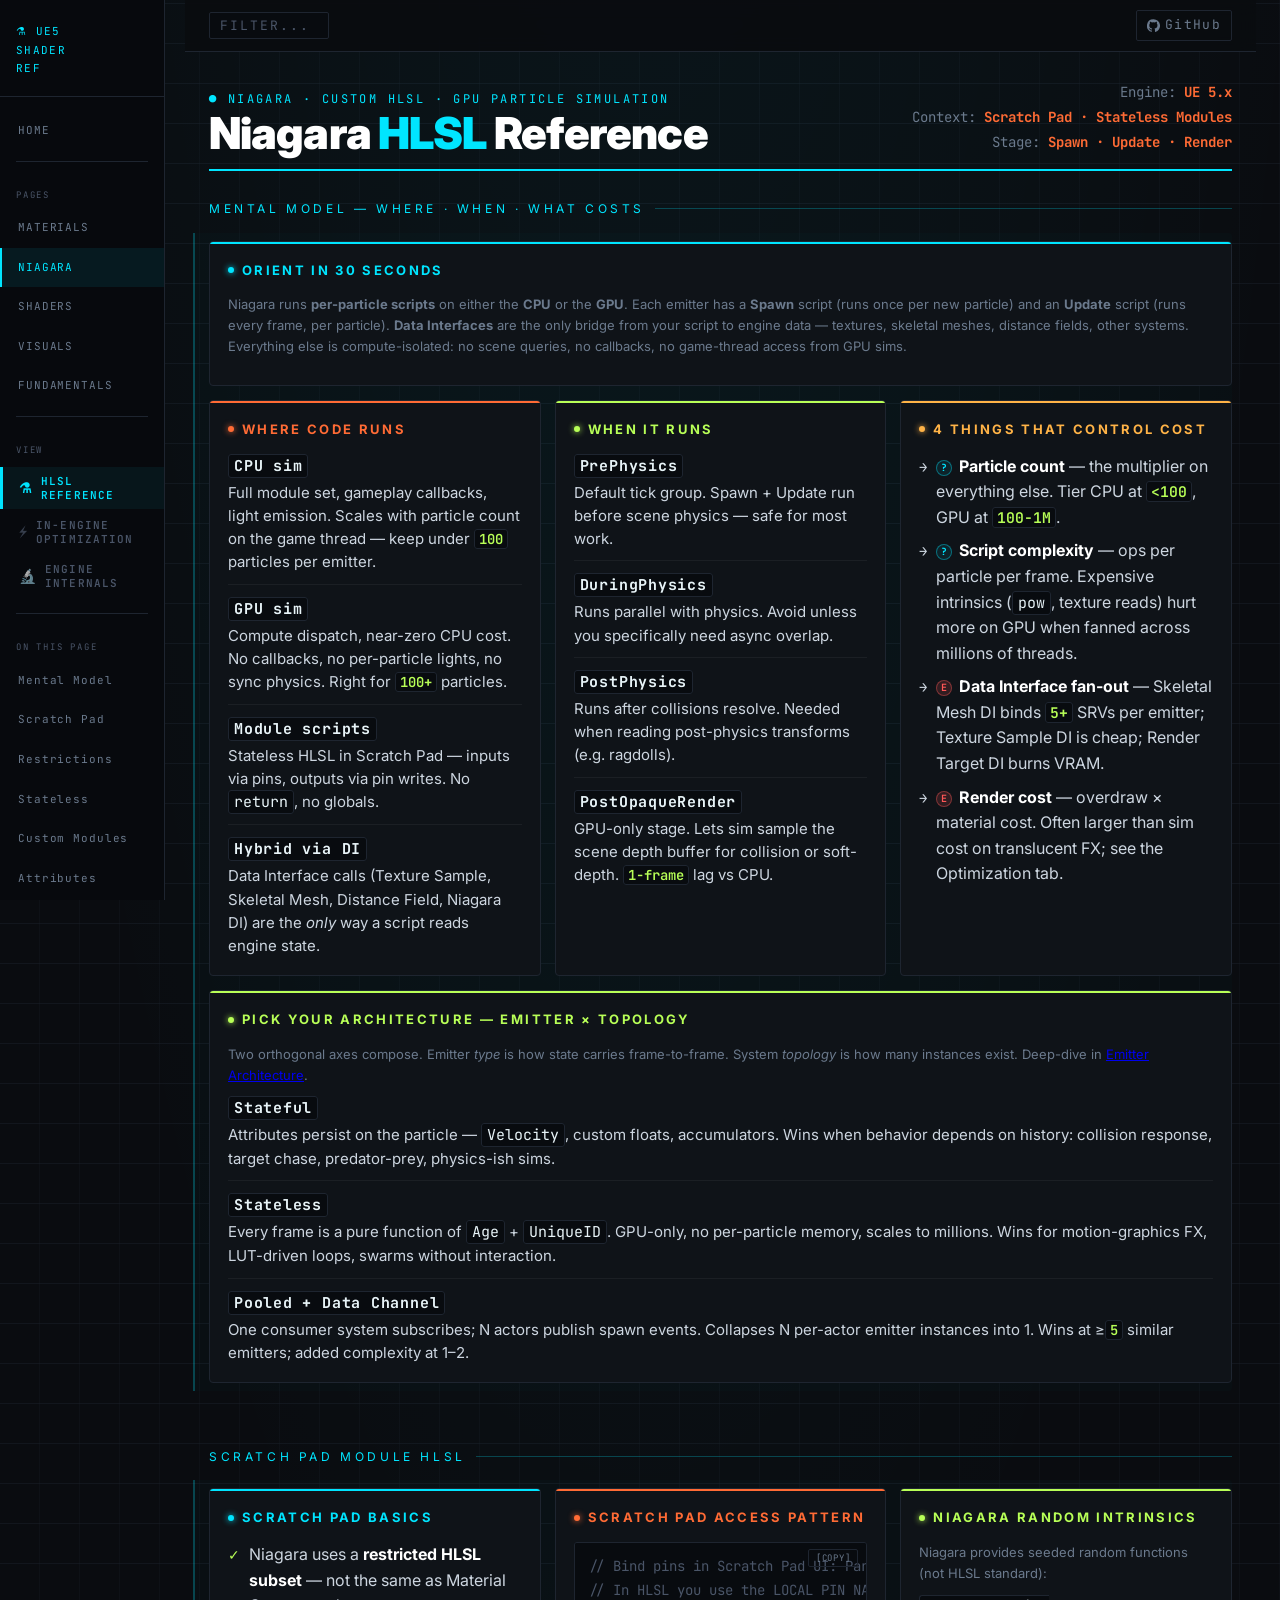
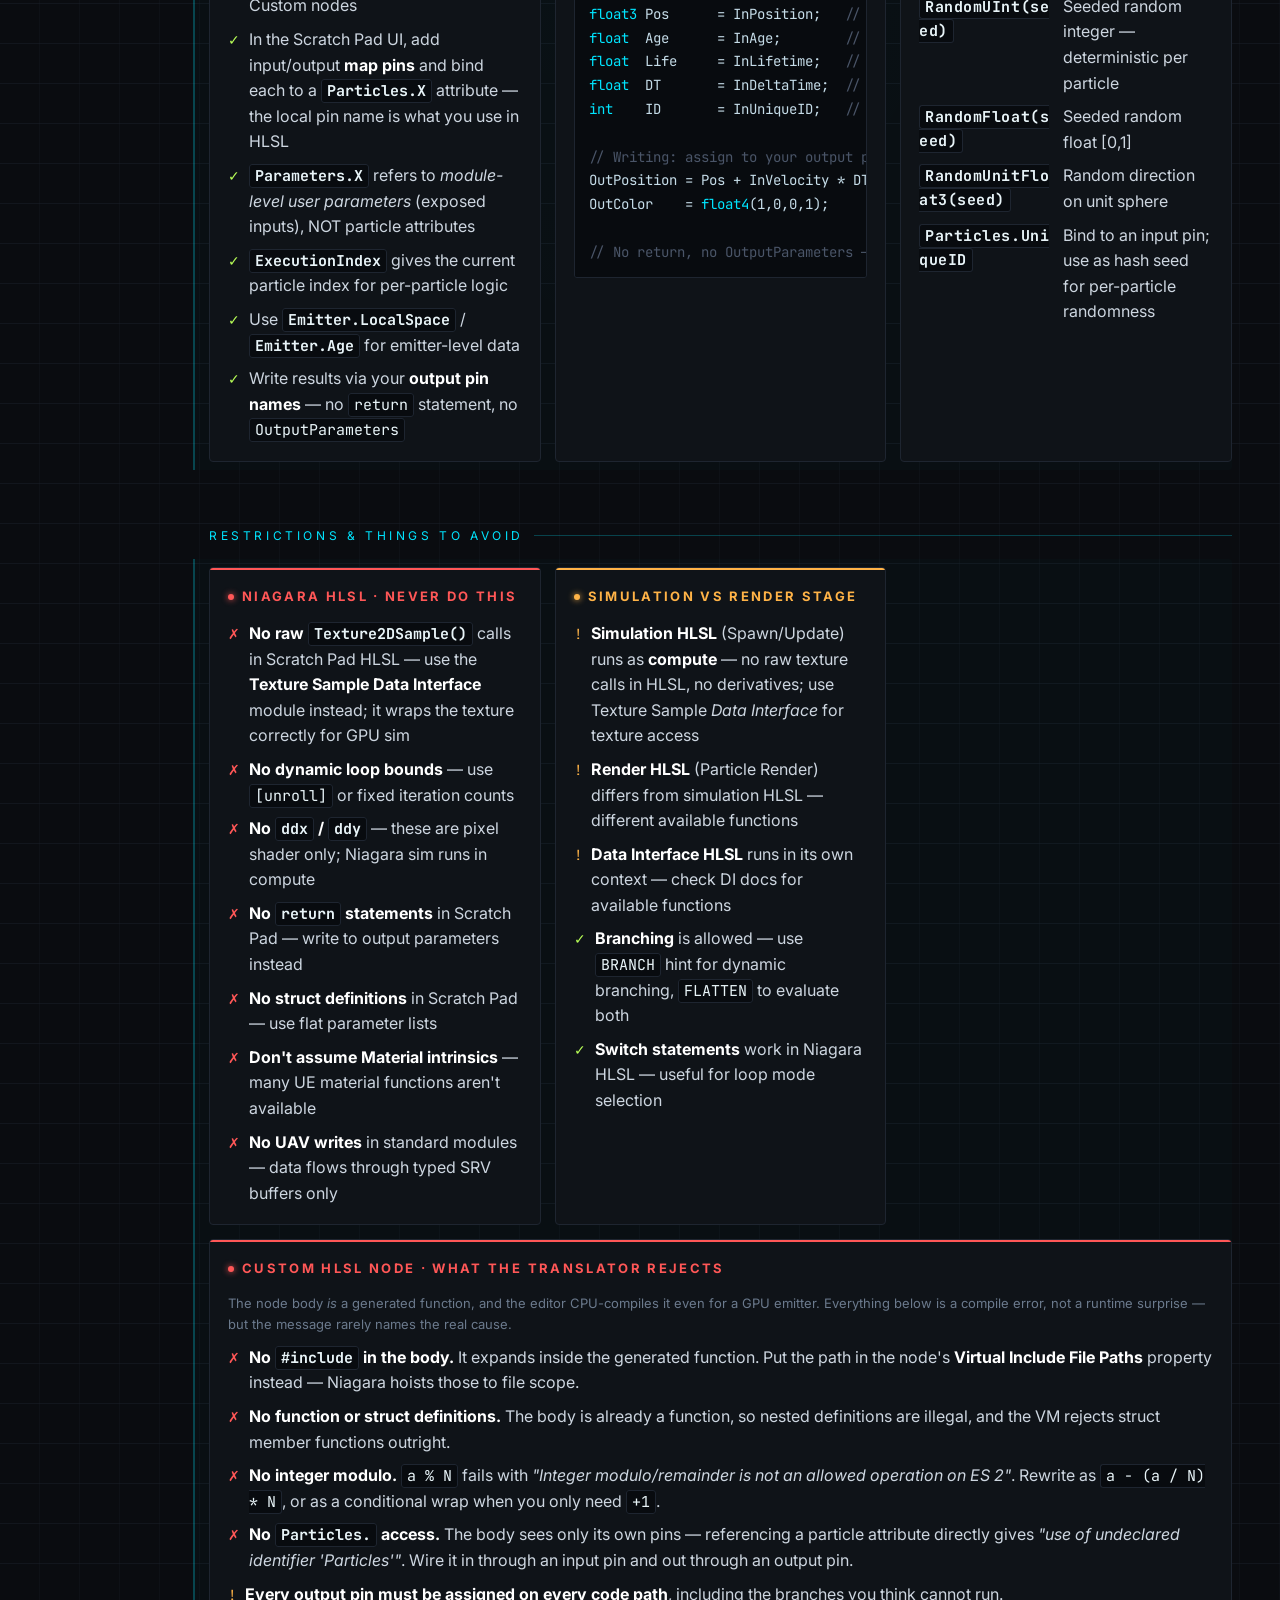
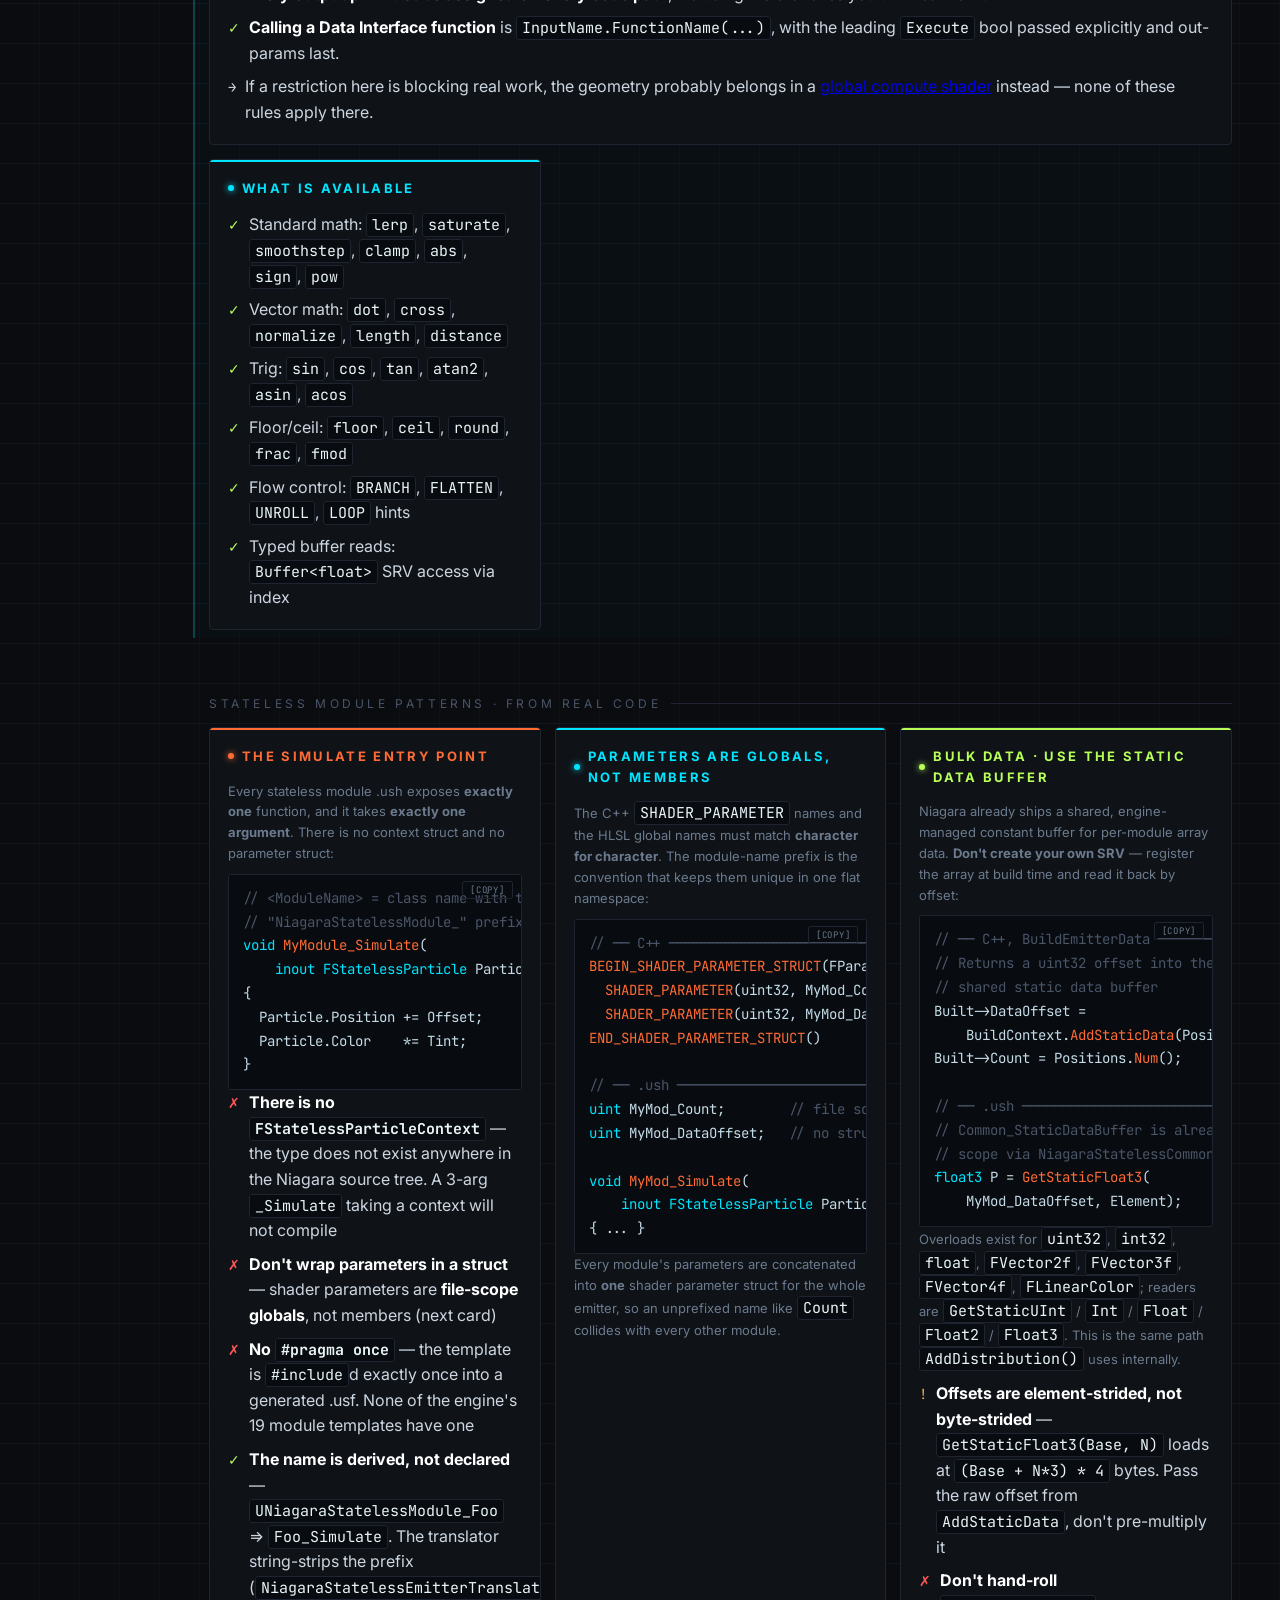
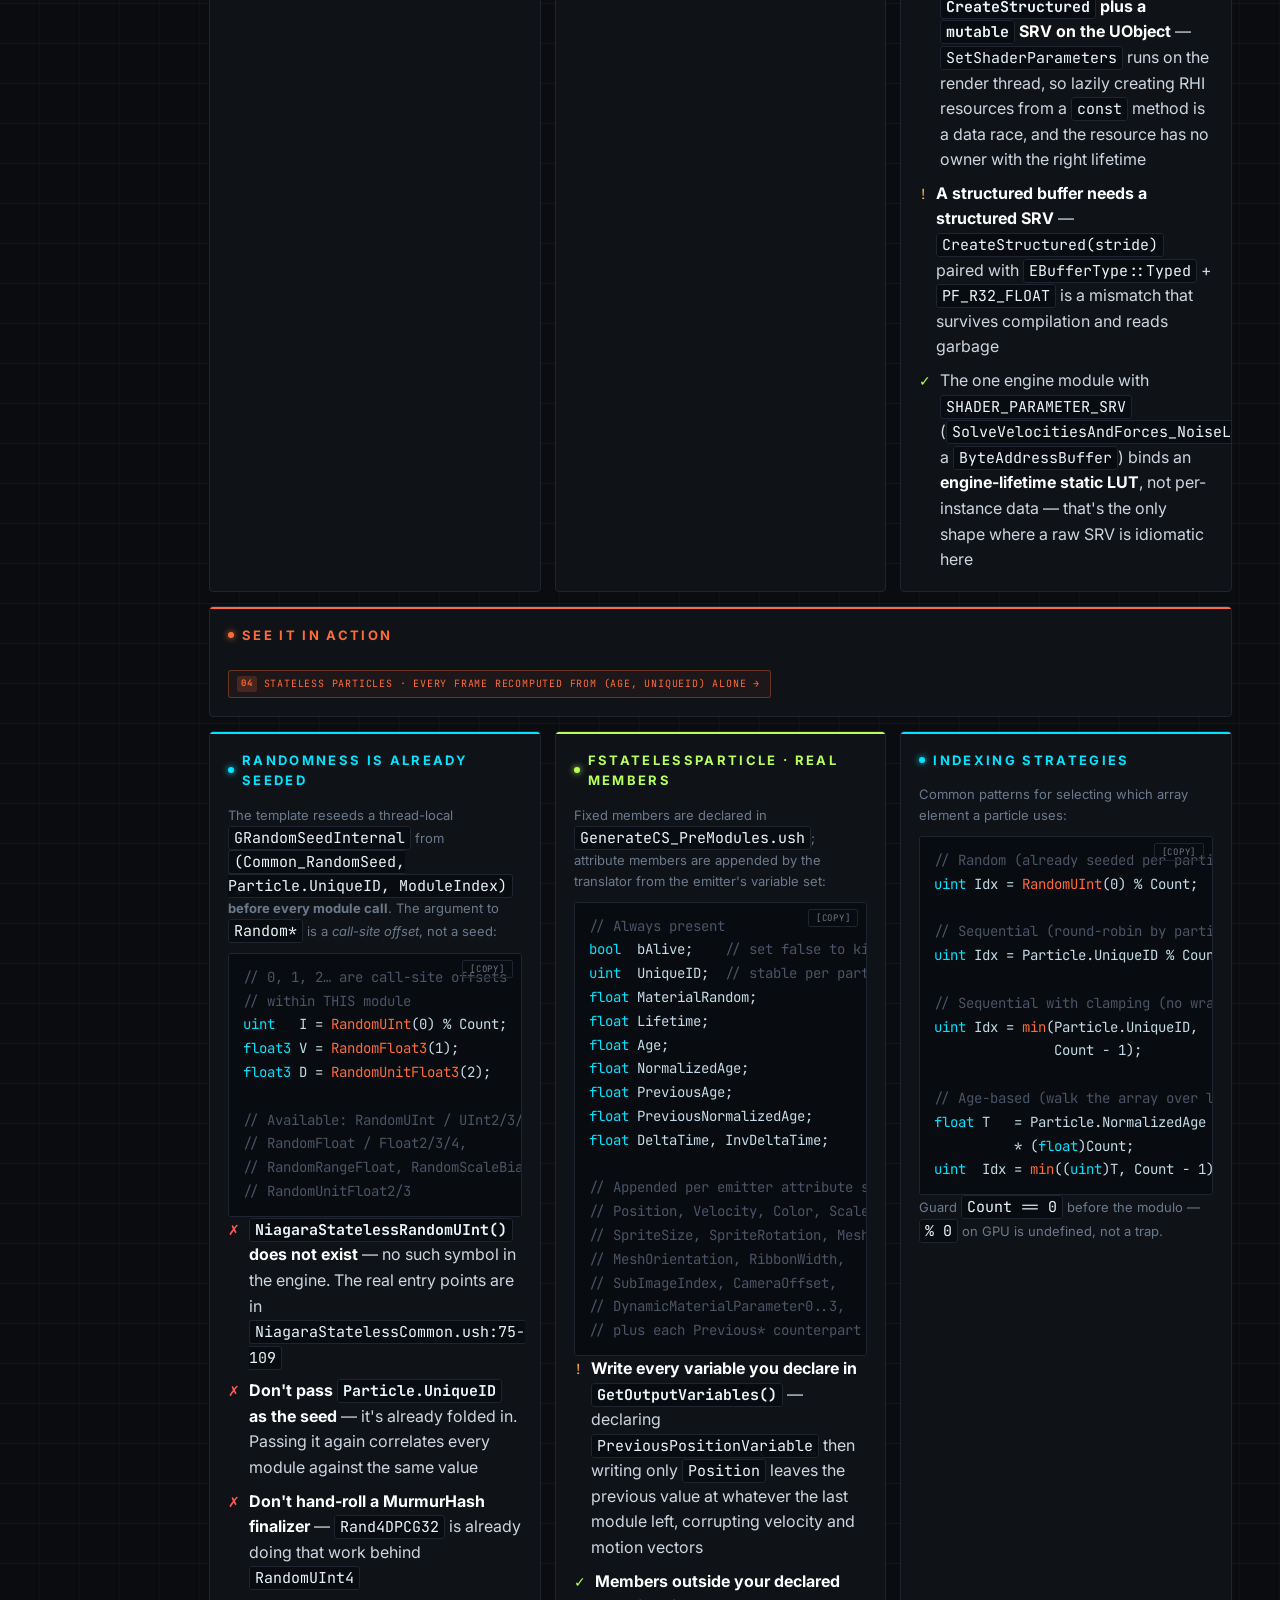
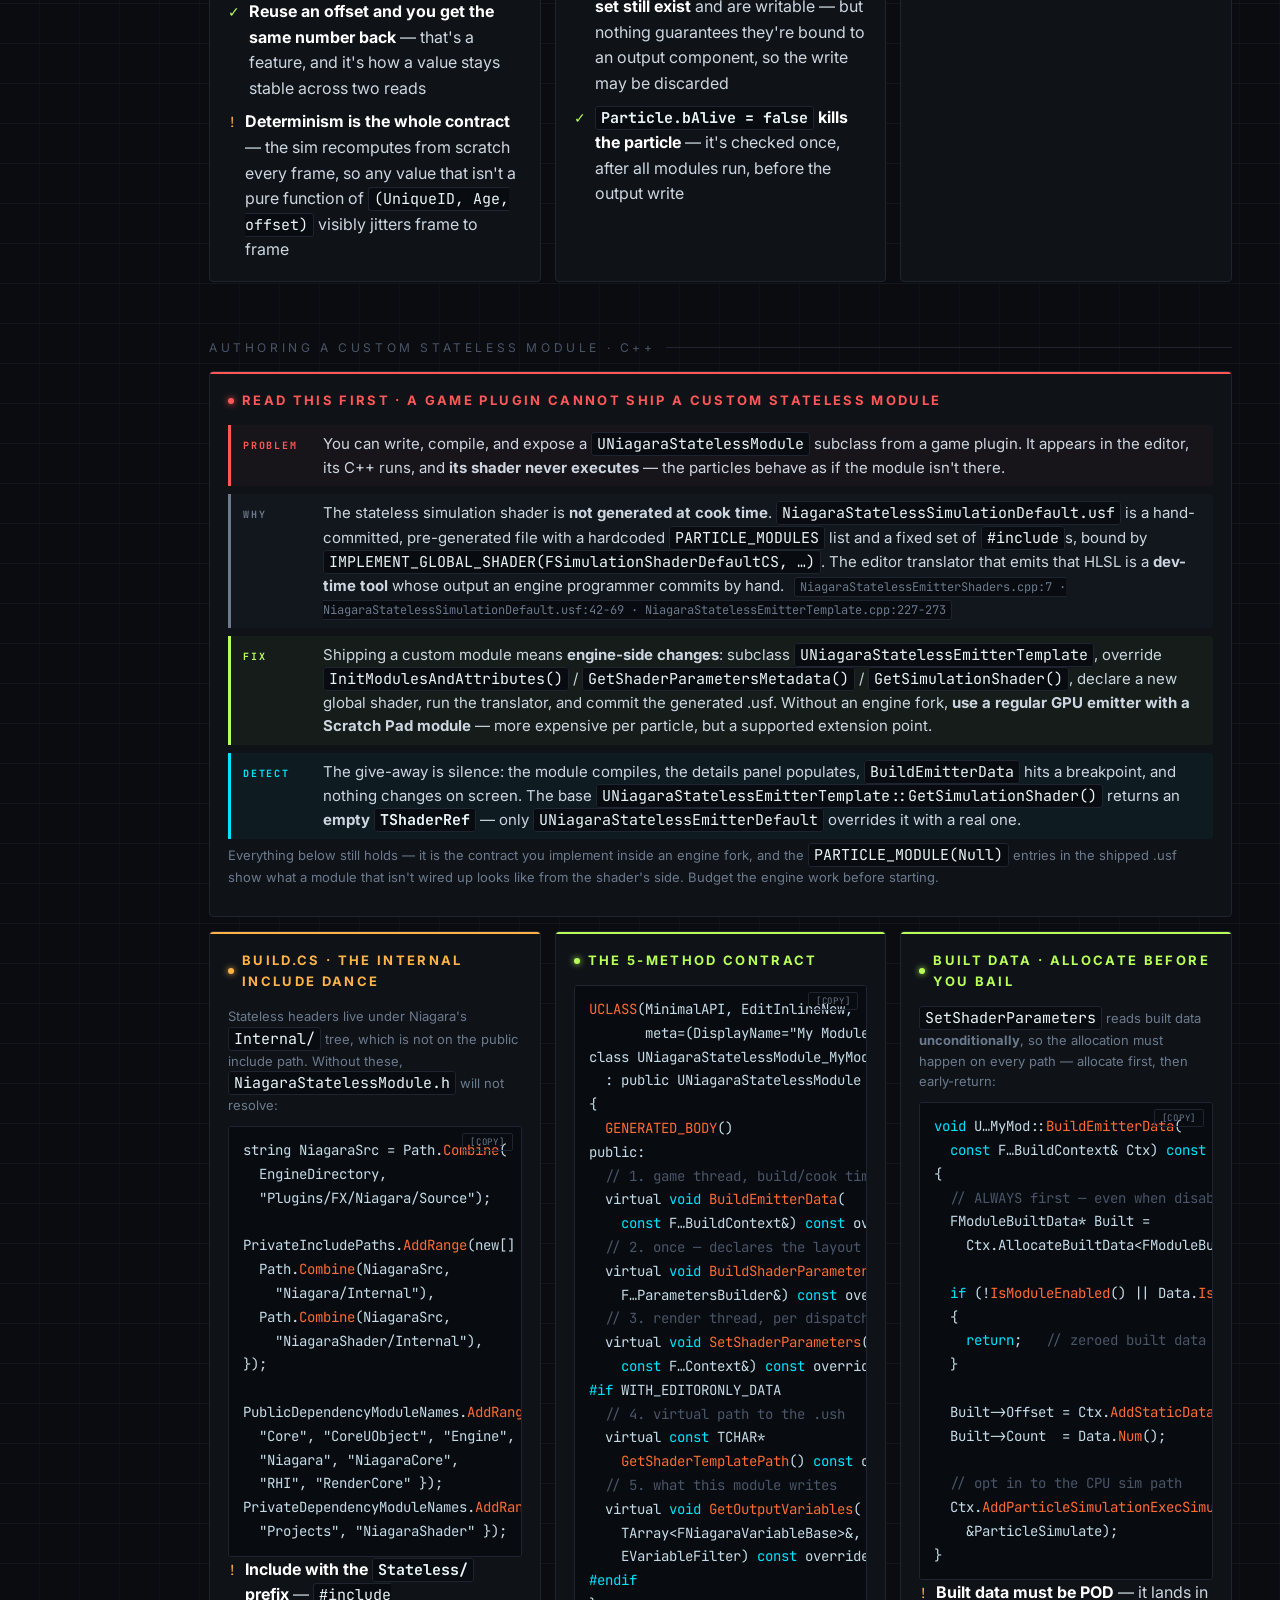
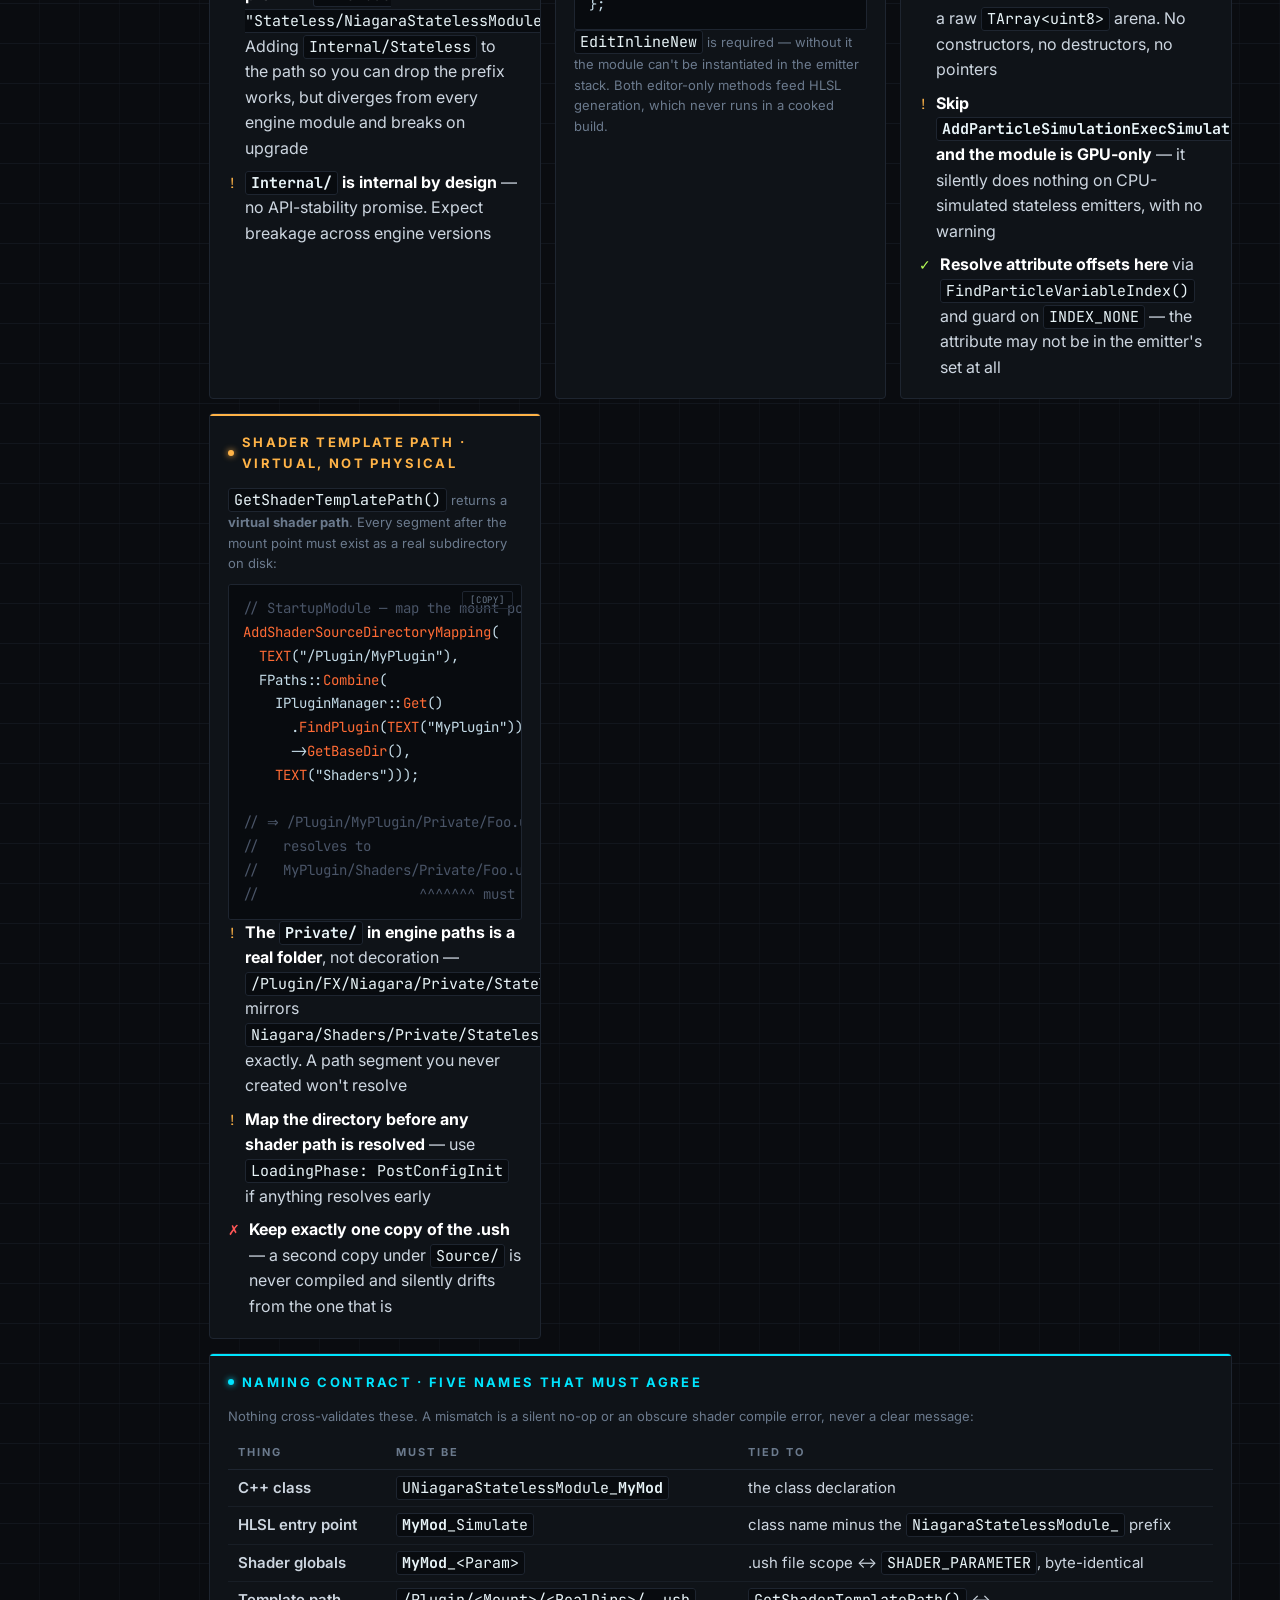
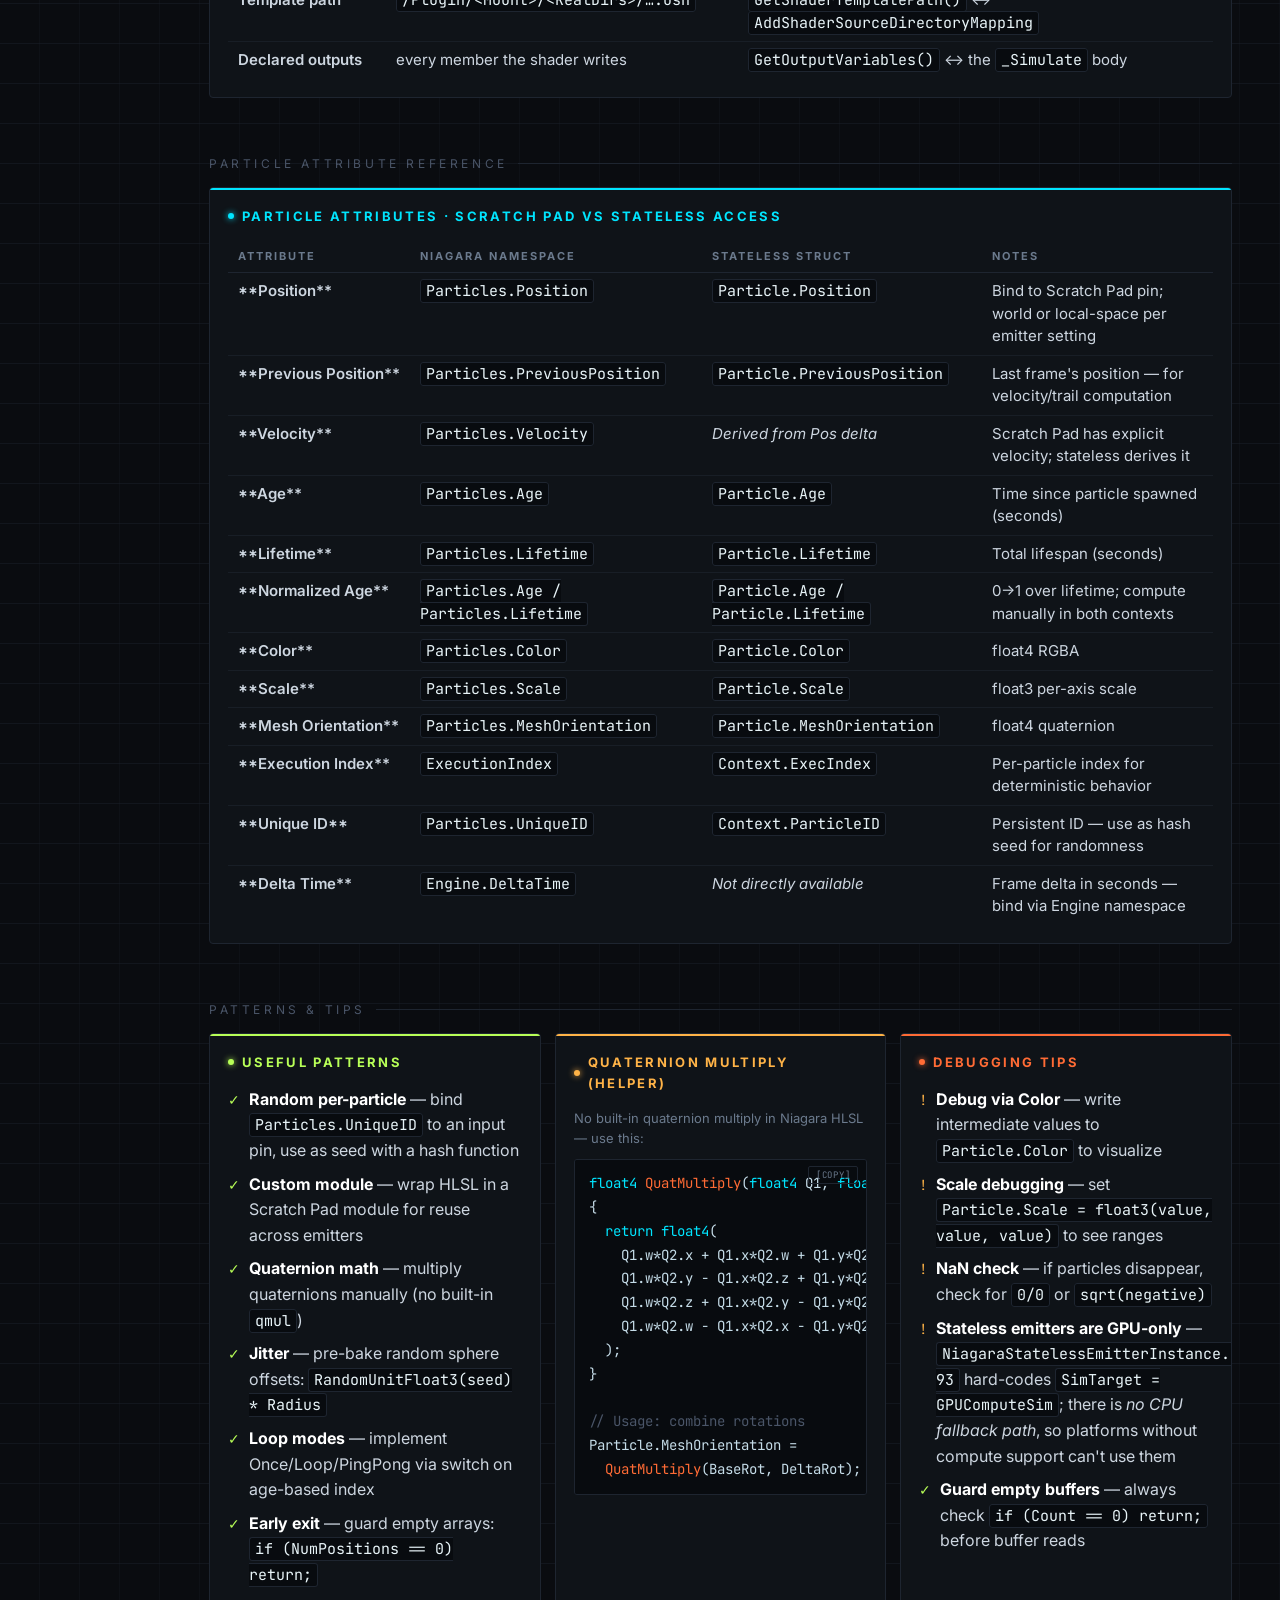
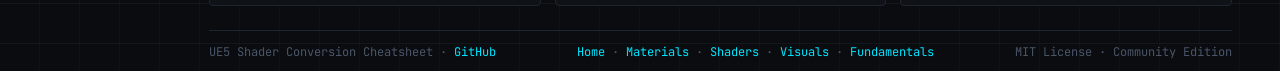
<file: niagara.html>
<!DOCTYPE html>
<!-- AUTO-GENERATED — edit data/<page>.yaml and run: python build.py -->
<html lang="en">
<head>
<meta charset="UTF-8">
<meta name="viewport" content="width=device-width, initial-scale=1.0">
<meta name="description" content="UE5 Niagara Custom HLSL reference — particle attribute access, stateless modules, GPU simulation rules, and in-engine optimization best practices.">
<meta property="og:title" content="Niagara — UE5 Shader Cheatsheet">
<meta property="og:description" content="UE5 Niagara Custom HLSL reference — particle attribute access, stateless modules, GPU simulation rules, and in-engine optimization best practices.">
<meta property="og:type" content="website">
<meta name="theme-color" content="#0a0c10">
<title>Niagara — UE5 Shader Cheatsheet</title>
<link rel="icon" href="data:image/svg+xml,<svg xmlns='http://www.w3.org/2000/svg' viewBox='0 0 100 100'><text y='.9em' font-size='90'>✨</text></svg>">
<link rel="preconnect" href="https://fonts.googleapis.com">
<link rel="preconnect" href="https://fonts.gstatic.com" crossorigin>
<link rel="stylesheet" href="styles.css">
</head>
<body class="subpage-ref">

<!-- ── MOBILE NAV OVERLAY ── -->
<div class="nav-overlay" id="nav-overlay" aria-hidden="true"></div>

<!-- ── SIDE NAV ── -->
<nav class="sidenav" id="sidenav" aria-label="Site navigation">
  <a href="index.html" class="sidenav-brand">⚗ UE5<br>SHADER<br>REF</a>
  <div class="sidenav-links">
<a href="index.html">HOME</a>
<div class="sidenav-divider"></div>
<span class="sidenav-section">PAGES</span>
<a href="materials.html">MATERIALS</a>
<a href="niagara.html" class="active">NIAGARA</a>
<a href="shaders.html">SHADERS</a>
<a href="visuals.html">VISUALS</a>
<a href="fundamentals.html">FUNDAMENTALS</a>

<div class="sidenav-divider"></div>
<span class="sidenav-section">VIEW</span>
<div class="sidenav-subpage-tabs" role="tablist" aria-label="Page view">
<button class="subpage-tab" role="tab" data-subpage="ref" aria-selected="true"><span class="subpage-tab-icon">⚗</span> HLSL Reference</button>
<button class="subpage-tab" role="tab" data-subpage="optim" aria-selected="false"><span class="subpage-tab-icon">⚡</span> In-Engine Optimization</button>
<button class="subpage-tab" role="tab" data-subpage="engine" aria-selected="false"><span class="subpage-tab-icon">🔬</span> Engine Internals</button>
</div>

<div class="sidenav-divider area-ref"></div>
<span class="sidenav-section area-ref">ON THIS PAGE</span>
<a href="#ni-mental-model" data-area="ref">Mental Model</a>
<a href="#scratch-pad" data-area="ref">Scratch Pad</a>
<a href="#restrictions" data-area="ref">Restrictions</a>
<a href="#stateless" data-area="ref">Stateless</a>
<a href="#stateless-custom" data-area="ref">Custom Modules</a>
<a href="#attributes" data-area="ref">Attributes</a>
<a href="#patterns" data-area="ref">Patterns</a>
<div class="sidenav-divider area-optim"></div>
<span class="sidenav-section area-optim">OPTIMIZATION</span>
<a href="#emitter-arch" data-area="optim">Emitter Arch</a>
<a href="#perf-tiers" data-area="optim">Perf Tiers</a>
<a href="#gpu-vs-cpu" data-area="optim">GPU vs CPU</a>
<a href="#perf-rules" data-area="optim">Optim Rules</a>
<a href="#scalability" data-area="optim">Scalability</a>
<div class="sidenav-divider area-engine"></div>
<span class="sidenav-section area-engine">ENGINE INTERNALS</span>
<a href="#ni-data-interfaces" data-area="engine">Data Interfaces</a>
<a href="#ni-gpu-driven" data-area="engine">GPU-Driven Mesh</a>
<a href="#ni-custom-di" data-area="engine">Custom DI</a>
<a href="#ni-gotchas" data-area="engine">Engine Gotchas</a>
  </div>
</nav>

<div class="page">

  <!-- Sticky topbar -->
  <nav class="topbar" aria-label="Page controls">
    <!-- Hamburger — only visible on mobile via CSS -->
    <button class="menu-toggle" id="menu-toggle" aria-label="Open navigation" aria-expanded="false" aria-controls="sidenav">&#9776;</button>
    <input type="text" id="search-input" placeholder="FILTER..." aria-label="Filter cards">
    <span class="topbar-spacer"></span>
    <a class="gh-link" href="https://github.com/stylerm/UE5-HLSL-Cheatsheet" target="_blank" rel="noopener">
      <svg width="13" height="13" viewBox="0 0 24 24" fill="currentColor"><path d="M12 .3a12 12 0 0 0-3.8 23.4c.6.1.8-.3.8-.6v-2c-3.3.7-4-1.6-4-1.6-.6-1.4-1.4-1.8-1.4-1.8-1-.7.1-.7.1-.7 1.2.1 1.8 1.2 1.8 1.2 1 1.8 2.8 1.3 3.5 1 .1-.8.4-1.3.7-1.6-2.7-.3-5.5-1.3-5.5-5.9 0-1.3.5-2.4 1.2-3.2 0-.4-.5-1.6.2-3.2 0 0 1-.3 3.3 1.2a11.5 11.5 0 0 1 6 0C17 5 18 5.3 18 5.3c.7 1.6.2 2.8.1 3.2.8.8 1.2 1.9 1.2 3.2 0 4.6-2.8 5.6-5.5 5.9.5.4.9 1.1.9 2.3v3.3c0 .3.2.7.8.6A12 12 0 0 0 12 .3"/></svg>
      GitHub
    </a>
  </nav>

  <!-- Page header -->
  <div class="header">
    <div class="header-left">
      <span class="header-tag">● Niagara · Custom HLSL · GPU Particle Simulation</span>
      <h1>Niagara <span>HLSL</span> Reference</h1>
    </div>
    <div class="header-right">
      Engine: <strong>UE 5.x</strong><br>
      Context: <strong>Scratch Pad · Stateless Modules</strong><br>
      Stage: <strong>Spawn · Update · Render</strong>
    </div>
  </div>

<section class="subpage" data-subpage="ref" role="tabpanel">
<div class="area area-ref">
<div class="area-heading">⚗ HLSL Reference</div>
<div id="ni-mental-model" class="section-label" data-priority="high">Mental Model — Where · When · What Costs</div>
<div class="grid">
<div class="card blue grid-full">
<div class="card-title"><span class="dot"></span> Orient in 30 seconds</div>
<p style="font-size:13px; color:var(--text-dim); margin-bottom:10px;">Niagara runs <strong>per-particle scripts</strong> on either the <strong>CPU</strong> or the <strong>GPU</strong>. Each emitter has a <strong>Spawn</strong> script (runs once per new particle) and an <strong>Update</strong> script (runs every frame, per particle). <strong>Data Interfaces</strong> are the only bridge from your script to engine data — textures, skeletal meshes, distance fields, other systems. Everything else is compute-isolated: no scene queries, no callbacks, no game-thread access from GPU sims.</p></div>
<div class="card orange">
<div class="card-title"><span class="dot"></span> Where code runs</div>
<div class="row-list stacked"><div class="row"><span class="row-label"><code>CPU sim</code></span><span class="row-text">Full module set, gameplay callbacks, light emission. Scales with particle count on the game thread — keep under <m>100</m> particles per emitter.</span></div><div class="row"><span class="row-label"><code>GPU sim</code></span><span class="row-text">Compute dispatch, near-zero CPU cost. No callbacks, no per-particle lights, no sync physics. Right for <m>100+</m> particles.</span></div><div class="row"><span class="row-label"><code>Module scripts</code></span><span class="row-text">Stateless HLSL in Scratch Pad — inputs via pins, outputs via pin writes. No <code>return</code>, no globals.</span></div><div class="row"><span class="row-label"><code>Hybrid via DI</code></span><span class="row-text">Data Interface calls (Texture Sample, Skeletal Mesh, Distance Field, Niagara DI) are the <em>only</em> way a script reads engine state.</span></div></div></div>
<div class="card green">
<div class="card-title"><span class="dot"></span> When it runs</div>
<div class="row-list stacked"><div class="row"><span class="row-label"><code>PrePhysics</code></span><span class="row-text">Default tick group. Spawn + Update run before scene physics — safe for most work.</span></div><div class="row"><span class="row-label"><code>DuringPhysics</code></span><span class="row-text">Runs parallel with physics. Avoid unless you specifically need async overlap.</span></div><div class="row"><span class="row-label"><code>PostPhysics</code></span><span class="row-text">Runs after collisions resolve. Needed when reading post-physics transforms (e.g. ragdolls).</span></div><div class="row"><span class="row-label"><code>PostOpaqueRender</code></span><span class="row-text">GPU-only stage. Lets sim sample the scene depth buffer for collision or soft-depth. <m>1-frame</m> lag vs CPU.</span></div></div></div>
<div class="card yellow">
<div class="card-title"><span class="dot"></span> 4 things that control cost</div>
<div class="checklist"><div class="check-item"><span class="check-icon arrow">→</span><span class="check-body"><span class="cost-chip cost-situational" title="Situational — cost depends on context" aria-label="Situational — cost depends on context">?</span><strong>Particle count</strong> — the multiplier on everything else. Tier CPU at <m>&lt;100</m>, GPU at <m>100-1M</m>.</span></div><div class="check-item"><span class="check-icon arrow">→</span><span class="check-body"><span class="cost-chip cost-situational" title="Situational — cost depends on context" aria-label="Situational — cost depends on context">?</span><strong>Script complexity</strong> — ops per particle per frame. Expensive intrinsics (<code>pow</code>, texture reads) hurt more on GPU when fanned across millions of threads.</span></div><div class="check-item"><span class="check-icon arrow">→</span><span class="check-body"><span class="cost-chip cost-expensive" title="Expensive — hero assets only" aria-label="Expensive — hero assets only">E</span><strong>Data Interface fan-out</strong> — Skeletal Mesh DI binds <m>5+</m> SRVs per emitter; Texture Sample DI is cheap; Render Target DI burns VRAM.</span></div><div class="check-item"><span class="check-icon arrow">→</span><span class="check-body"><span class="cost-chip cost-expensive" title="Expensive — hero assets only" aria-label="Expensive — hero assets only">E</span><strong>Render cost</strong> — overdraw × material cost. Often larger than sim cost on translucent FX; see the Optimization tab.</span></div></div></div>
<div class="card green grid-full">
<div class="card-title"><span class="dot"></span> Pick your architecture — emitter × topology</div>
<p style="font-size:13px; color:var(--text-dim); margin-bottom:10px;">Two orthogonal axes compose. Emitter <em>type</em> is how state carries frame-to-frame. System <em>topology</em> is how many instances exist. Deep-dive in <a href="#emitter-arch">Emitter Architecture</a>.</p><div class="row-list stacked"><div class="row"><span class="row-label"><code>Stateful</code></span><span class="row-text">Attributes persist on the particle — <code>Velocity</code>, custom floats, accumulators. Wins when behavior depends on history: collision response, target chase, predator-prey, physics-ish sims.</span></div><div class="row"><span class="row-label"><code>Stateless</code></span><span class="row-text">Every frame is a pure function of <code>Age</code> + <code>UniqueID</code>. GPU-only, no per-particle memory, scales to millions. Wins for motion-graphics FX, LUT-driven loops, swarms without interaction.</span></div><div class="row"><span class="row-label"><code>Pooled + Data Channel</code></span><span class="row-text">One consumer system subscribes; N actors publish spawn events. Collapses N per-actor emitter instances into 1. Wins at ≥<m>5</m> similar emitters; added complexity at 1–2.</span></div></div></div>
</div>

<div id="scratch-pad" class="section-label" data-priority="high">Scratch Pad Module HLSL</div>
<div class="grid">
<div class="card blue">
<div class="card-title"><span class="dot"></span> Scratch Pad Basics</div>
<div class="checklist"><div class="check-item"><span class="check-icon ok">✓</span><span class="check-body">Niagara uses a <strong>restricted HLSL subset</strong> — not the same as Material Custom nodes</span></div><div class="check-item"><span class="check-icon ok">✓</span><span class="check-body">In the Scratch Pad UI, add input/output <strong>map pins</strong> and bind each to a <strong><code>Particles.X</code></strong> attribute — the local pin name is what you use in HLSL</span></div><div class="check-item"><span class="check-icon ok">✓</span><span class="check-body"><strong><code>Parameters.X</code></strong> refers to <em>module-level user parameters</em> (exposed inputs), NOT particle attributes</span></div><div class="check-item"><span class="check-icon ok">✓</span><span class="check-body"><strong><code>ExecutionIndex</code></strong> gives the current particle index for per-particle logic</span></div><div class="check-item"><span class="check-icon ok">✓</span><span class="check-body">Use <strong><code>Emitter.LocalSpace</code></strong> / <strong><code>Emitter.Age</code></strong> for emitter-level data</span></div><div class="check-item"><span class="check-icon ok">✓</span><span class="check-body">Write results via your <strong>output pin names</strong> — no <code>return</code> statement, no <code>OutputParameters</code></span></div></div></div>
<div class="card orange">
<div class="card-title"><span class="dot"></span> Scratch Pad Access Pattern</div>
<pre><span class="c">// Bind pins in Scratch Pad UI: Particles.Position → &quot;InPosition&quot;</span>
<span class="c">// In HLSL you use the LOCAL PIN NAME you chose in the UI</span>
<span class="kw">float3</span> Pos      = InPosition;   <span class="c">// bound to Particles.Position</span>
<span class="kw">float</span>  Age      = InAge;        <span class="c">// bound to Particles.Age</span>
<span class="kw">float</span>  Life     = InLifetime;   <span class="c">// bound to Particles.Lifetime</span>
<span class="kw">float</span>  DT       = InDeltaTime;  <span class="c">// bound to Engine.DeltaTime</span>
<span class="kw">int</span>    ID       = InUniqueID;   <span class="c">// bound to Particles.UniqueID</span>

<span class="c">// Writing: assign to your output pin names (bound in UI)</span>
OutPosition = Pos + InVelocity * DT; <span class="c">// → Particles.Position</span>
OutColor    = <span class="kw">float4</span>(1,0,0,1);        <span class="c">// → Particles.Color</span>

<span class="c">// No return, no OutputParameters — output pins are the writes</span></pre></div>
<div class="card green">
<div class="card-title"><span class="dot"></span> Niagara Random Intrinsics</div>
<p style="font-size:13px; color:var(--text-dim); margin-bottom:10px;">Niagara provides seeded random functions (not HLSL standard):</p><div class="row-list"><div class="row"><span class="row-label"><code>RandomUInt(seed)</code></span><span class="row-text">Seeded random integer — deterministic per particle</span></div><div class="row"><span class="row-label"><code>RandomFloat(seed)</code></span><span class="row-text">Seeded random float [0,1]</span></div><div class="row"><span class="row-label"><code>RandomUnitFloat3(seed)</code></span><span class="row-text">Random direction on unit sphere</span></div><div class="row"><span class="row-label"><code>Particles.UniqueID</code></span><span class="row-text">Bind to an input pin; use as hash seed for per-particle randomness</span></div></div></div>
</div>

<div id="restrictions" class="section-label" data-priority="high">Restrictions &amp; Things to Avoid</div>
<div class="grid">
<div class="card red">
<div class="card-title"><span class="dot"></span> Niagara HLSL · Never Do This</div>
<div class="checklist"><div class="check-item"><span class="check-icon no">✗</span><span class="check-body"><strong>No raw <code>Texture2DSample()</code></strong> calls in Scratch Pad HLSL — use the <strong>Texture Sample Data Interface</strong> module instead; it wraps the texture correctly for GPU sim</span></div><div class="check-item"><span class="check-icon no">✗</span><span class="check-body"><strong>No dynamic loop bounds</strong> — use <code>[unroll]</code> or fixed iteration counts</span></div><div class="check-item"><span class="check-icon no">✗</span><span class="check-body"><strong>No <code>ddx</code> / <code>ddy</code></strong> — these are pixel shader only; Niagara sim runs in compute</span></div><div class="check-item"><span class="check-icon no">✗</span><span class="check-body"><strong>No <code>return</code> statements</strong> in Scratch Pad — write to output parameters instead</span></div><div class="check-item"><span class="check-icon no">✗</span><span class="check-body"><strong>No struct definitions</strong> in Scratch Pad — use flat parameter lists</span></div><div class="check-item"><span class="check-icon no">✗</span><span class="check-body"><strong>Don't assume Material intrinsics</strong> — many UE material functions aren't available</span></div><div class="check-item"><span class="check-icon no">✗</span><span class="check-body"><strong>No UAV writes</strong> in standard modules — data flows through typed SRV buffers only</span></div></div></div>
<div class="card yellow">
<div class="card-title"><span class="dot"></span> Simulation vs Render Stage</div>
<div class="checklist"><div class="check-item"><span class="check-icon warn">!</span><span class="check-body"><strong>Simulation HLSL</strong> (Spawn/Update) runs as <strong>compute</strong> — no raw texture calls in HLSL, no derivatives; use Texture Sample <em>Data Interface</em> for texture access</span></div><div class="check-item"><span class="check-icon warn">!</span><span class="check-body"><strong>Render HLSL</strong> (Particle Render) differs from simulation HLSL — different available functions</span></div><div class="check-item"><span class="check-icon warn">!</span><span class="check-body"><strong>Data Interface HLSL</strong> runs in its own context — check DI docs for available functions</span></div><div class="check-item"><span class="check-icon ok">✓</span><span class="check-body"><strong>Branching</strong> is allowed — use <code>BRANCH</code> hint for dynamic branching, <code>FLATTEN</code> to evaluate both</span></div><div class="check-item"><span class="check-icon ok">✓</span><span class="check-body"><strong>Switch statements</strong> work in Niagara HLSL — useful for loop mode selection</span></div></div></div>
<div class="card red grid-full">
<div class="card-title"><span class="dot"></span> Custom HLSL Node · What the Translator Rejects</div>
<p style="font-size:13px; color:var(--text-dim); margin-bottom:10px;">The node body <em>is</em> a generated function, and the editor CPU-compiles it even for a GPU emitter. Everything below is a compile error, not a runtime surprise — but the message rarely names the real cause.</p><div class="checklist"><div class="check-item"><span class="check-icon no">✗</span><span class="check-body"><strong>No <code>#include</code> in the body.</strong> It expands inside the generated function. Put the path in the node's <strong>Virtual Include File Paths</strong> property instead — Niagara hoists those to file scope.</span></div><div class="check-item"><span class="check-icon no">✗</span><span class="check-body"><strong>No function or struct definitions.</strong> The body is already a function, so nested definitions are illegal, and the VM rejects struct member functions outright.</span></div><div class="check-item"><span class="check-icon no">✗</span><span class="check-body"><strong>No integer modulo.</strong> <code>a % N</code> fails with <em>"Integer modulo/remainder is not an allowed operation on ES 2"</em>. Rewrite as <code>a - (a / N) * N</code>, or as a conditional wrap when you only need <code>+1</code>.</span></div><div class="check-item"><span class="check-icon no">✗</span><span class="check-body"><strong>No <code>Particles.</code> access.</strong> The body sees only its own pins — referencing a particle attribute directly gives <em>"use of undeclared identifier 'Particles'"</em>. Wire it in through an input pin and out through an output pin.</span></div><div class="check-item"><span class="check-icon warn">!</span><span class="check-body"><strong>Every output pin must be assigned on every code path</strong>, including the branches you think cannot run.</span></div><div class="check-item"><span class="check-icon ok">✓</span><span class="check-body"><strong>Calling a Data Interface function</strong> is <code>InputName.FunctionName(...)</code>, with the leading <code>Execute</code> bool passed explicitly and out-params last.</span></div><div class="check-item"><span class="check-icon arrow">→</span><span class="check-body">If a restriction here is blocking real work, the geometry probably belongs in a <a href="#ni-gpu-driven">global compute shader</a> instead — none of these rules apply there.</span></div></div></div>
<div class="card blue">
<div class="card-title"><span class="dot"></span> What IS Available</div>
<div class="checklist"><div class="check-item"><span class="check-icon ok">✓</span><span class="check-body">Standard math: <code>lerp</code>, <code>saturate</code>, <code>smoothstep</code>, <code>clamp</code>, <code>abs</code>, <code>sign</code>, <code>pow</code></span></div><div class="check-item"><span class="check-icon ok">✓</span><span class="check-body">Vector math: <code>dot</code>, <code>cross</code>, <code>normalize</code>, <code>length</code>, <code>distance</code></span></div><div class="check-item"><span class="check-icon ok">✓</span><span class="check-body">Trig: <code>sin</code>, <code>cos</code>, <code>tan</code>, <code>atan2</code>, <code>asin</code>, <code>acos</code></span></div><div class="check-item"><span class="check-icon ok">✓</span><span class="check-body">Floor/ceil: <code>floor</code>, <code>ceil</code>, <code>round</code>, <code>frac</code>, <code>fmod</code></span></div><div class="check-item"><span class="check-icon ok">✓</span><span class="check-body">Flow control: <code>BRANCH</code>, <code>FLATTEN</code>, <code>UNROLL</code>, <code>LOOP</code> hints</span></div><div class="check-item"><span class="check-icon ok">✓</span><span class="check-body">Typed buffer reads: <code>Buffer&lt;float&gt;</code> SRV access via index</span></div></div></div>
</div>

<div id="stateless" class="section-label">Stateless Module Patterns · From Real Code</div>
<div class="grid">
<div class="card orange">
<div class="card-title"><span class="dot"></span> The Simulate Entry Point</div>
<p style="font-size:13px; color:var(--text-dim); margin-bottom:10px;">Every stateless module .ush exposes <strong>exactly one</strong> function, and it takes <strong>exactly one argument</strong>. There is no context struct and no parameter struct:</p><pre><span class="c">// &lt;ModuleName&gt; = class name with the</span>
<span class="c">// &quot;NiagaraStatelessModule_&quot; prefix stripped</span>
<span class="kw">void</span> <span class="fn">MyModule_Simulate</span>(
    <span class="kw">inout</span> <span class="kw">FStatelessParticle</span> Particle)
{
  Particle.Position += Offset;
  Particle.Color    *= Tint;
}</pre><div class="checklist"><div class="check-item"><span class="check-icon no">✗</span><span class="check-body"><strong>There is no <code>FStatelessParticleContext</code></strong> — the type does not exist anywhere in the Niagara source tree. A 3-arg <code>_Simulate</code> taking a context will not compile</span></div><div class="check-item"><span class="check-icon no">✗</span><span class="check-body"><strong>Don't wrap parameters in a struct</strong> — shader parameters are <strong>file-scope globals</strong>, not members (next card)</span></div><div class="check-item"><span class="check-icon no">✗</span><span class="check-body"><strong>No <code>#pragma once</code></strong> — the template is <code>#include</code>d exactly once into a generated .usf. None of the engine's 19 module templates have one</span></div><div class="check-item"><span class="check-icon ok">✓</span><span class="check-body"><strong>The name is derived, not declared</strong> — <code>UNiagaraStatelessModule_Foo</code> ⇒ <code>Foo_Simulate</code>. The translator string-strips the prefix (<code>NiagaraStatelessEmitterTranslator.cpp:155</code>)</span></div></div></div>
<div class="card blue">
<div class="card-title"><span class="dot"></span> Parameters Are Globals, Not Members</div>
<p style="font-size:13px; color:var(--text-dim); margin-bottom:10px;">The C++ <code>SHADER_PARAMETER</code> names and the HLSL global names must match <strong>character for character</strong>. The module-name prefix is the convention that keeps them unique in one flat namespace:</p><pre><span class="c">// ── C++ ────────────────────────────────</span>
<span class="fn">BEGIN_SHADER_PARAMETER_STRUCT</span>(FParameters,)
  <span class="fn">SHADER_PARAMETER</span>(uint32, MyMod_Count)
  <span class="fn">SHADER_PARAMETER</span>(uint32, MyMod_DataOffset)
<span class="fn">END_SHADER_PARAMETER_STRUCT</span>()

<span class="c">// ── .ush ───────────────────────────────</span>
<span class="kw">uint</span> MyMod_Count;        <span class="c">// file scope</span>
<span class="kw">uint</span> MyMod_DataOffset;   <span class="c">// no struct</span>

<span class="kw">void</span> <span class="fn">MyMod_Simulate</span>(
    <span class="kw">inout</span> <span class="kw">FStatelessParticle</span> Particle)
{ ... }</pre><p style="font-size:13px; color:var(--text-dim); margin-bottom:10px;">Every module's parameters are concatenated into <strong>one</strong> shader parameter struct for the whole emitter, so an unprefixed name like <code>Count</code> collides with every other module.</p></div>
<div class="card green">
<div class="card-title"><span class="dot"></span> Bulk Data · Use the Static Data Buffer</div>
<p style="font-size:13px; color:var(--text-dim); margin-bottom:10px;">Niagara already ships a shared, engine-managed constant buffer for per-module array data. <strong>Don't create your own SRV</strong> — register the array at build time and read it back by offset:</p><pre><span class="c">// ── C++, BuildEmitterData ──────────────</span>
<span class="c">// Returns a uint32 offset into the</span>
<span class="c">// shared static data buffer</span>
Built-&gt;DataOffset =
    BuildContext.<span class="fn">AddStaticData</span>(Positions);
Built-&gt;Count = Positions.<span class="fn">Num</span>();

<span class="c">// ── .ush ───────────────────────────────</span>
<span class="c">// Common_StaticDataBuffer is already in</span>
<span class="c">// scope via NiagaraStatelessCommon.ush</span>
<span class="kw">float3</span> P = <span class="fn">GetStaticFloat3</span>(
    MyMod_DataOffset, Element);</pre><p style="font-size:13px; color:var(--text-dim); margin-bottom:10px;">Overloads exist for <code>uint32</code>, <code>int32</code>, <code>float</code>, <code>FVector2f</code>, <code>FVector3f</code>, <code>FVector4f</code>, <code>FLinearColor</code>; readers are <code>GetStaticUInt</code> / <code>Int</code> / <code>Float</code> / <code>Float2</code> / <code>Float3</code>. This is the same path <code>AddDistribution()</code> uses internally.</p><div class="checklist"><div class="check-item"><span class="check-icon warn">!</span><span class="check-body"><strong>Offsets are element-strided, not byte-strided</strong> — <code>GetStaticFloat3(Base, N)</code> loads at <code>(Base + N*3) * 4</code> bytes. Pass the raw offset from <code>AddStaticData</code>, don't pre-multiply it</span></div><div class="check-item"><span class="check-icon no">✗</span><span class="check-body"><strong>Don't hand-roll <code>CreateStructured</code> plus a <code>mutable</code> SRV on the UObject</strong> — <code>SetShaderParameters</code> runs on the render thread, so lazily creating RHI resources from a <code>const</code> method is a data race, and the resource has no owner with the right lifetime</span></div><div class="check-item"><span class="check-icon warn">!</span><span class="check-body"><strong>A structured buffer needs a structured SRV</strong> — <code>CreateStructured(stride)</code> paired with <code>EBufferType::Typed</code> + <code>PF_R32_FLOAT</code> is a mismatch that survives compilation and reads garbage</span></div><div class="check-item"><span class="check-icon ok">✓</span><span class="check-body">The one engine module with <code>SHADER_PARAMETER_SRV</code> (<code>SolveVelocitiesAndForces_NoiseLUT</code>, a <code>ByteAddressBuffer</code>) binds an <strong>engine-lifetime static LUT</strong>, not per-instance data — that's the only shape where a raw SRV is idiomatic here</span></div></div></div>
<div class="card orange grid-full">
<div class="card-title"><span class="dot"></span> See it in action</div>
<a class="viz-ref" href="visuals.html#stateless">
  <span class="viz-ref-badge">04</span>
  Stateless particles · Every frame recomputed from (Age, UniqueID) alone
</a>
</div>
<div class="card blue">
<div class="card-title"><span class="dot"></span> Randomness Is Already Seeded</div>
<p style="font-size:13px; color:var(--text-dim); margin-bottom:10px;">The template reseeds a thread-local <code>GRandomSeedInternal</code> from <code>(Common_RandomSeed, Particle.UniqueID, ModuleIndex)</code> <strong>before every module call</strong>. The argument to <code>Random*</code> is a <em>call-site offset</em>, not a seed:</p><pre><span class="c">// 0, 1, 2… are call-site offsets</span>
<span class="c">// within THIS module</span>
<span class="kw">uint</span>   I = <span class="fn">RandomUInt</span>(0) % Count;
<span class="kw">float3</span> V = <span class="fn">RandomFloat3</span>(1);
<span class="kw">float3</span> D = <span class="fn">RandomUnitFloat3</span>(2);

<span class="c">// Available: RandomUInt / UInt2/3/4,</span>
<span class="c">// RandomFloat / Float2/3/4,</span>
<span class="c">// RandomRangeFloat, RandomScaleBiasFloat,</span>
<span class="c">// RandomUnitFloat2/3</span></pre><div class="checklist"><div class="check-item"><span class="check-icon no">✗</span><span class="check-body"><strong><code>NiagaraStatelessRandomUInt()</code> does not exist</strong> — no such symbol in the engine. The real entry points are in <code>NiagaraStatelessCommon.ush:75-109</code></span></div><div class="check-item"><span class="check-icon no">✗</span><span class="check-body"><strong>Don't pass <code>Particle.UniqueID</code> as the seed</strong> — it's already folded in. Passing it again correlates every module against the same value</span></div><div class="check-item"><span class="check-icon no">✗</span><span class="check-body"><strong>Don't hand-roll a MurmurHash finalizer</strong> — <code>Rand4DPCG32</code> is already doing that work behind <code>RandomUInt4</code></span></div><div class="check-item"><span class="check-icon ok">✓</span><span class="check-body"><strong>Reuse an offset and you get the same number back</strong> — that's a feature, and it's how a value stays stable across two reads</span></div><div class="check-item"><span class="check-icon warn">!</span><span class="check-body"><strong>Determinism is the whole contract</strong> — the sim recomputes from scratch every frame, so any value that isn't a pure function of <code>(UniqueID, Age, offset)</code> visibly jitters frame to frame</span></div></div></div>
<div class="card green">
<div class="card-title"><span class="dot"></span> FStatelessParticle · Real Members</div>
<p style="font-size:13px; color:var(--text-dim); margin-bottom:10px;">Fixed members are declared in <code>GenerateCS_PreModules.ush</code>; attribute members are appended by the translator from the emitter's variable set:</p><pre><span class="c">// Always present</span>
<span class="kw">bool</span>  bAlive;    <span class="c">// set false to kill</span>
<span class="kw">uint</span>  UniqueID;  <span class="c">// stable per particle</span>
<span class="kw">float</span> MaterialRandom;
<span class="kw">float</span> Lifetime;
<span class="kw">float</span> Age;
<span class="kw">float</span> NormalizedAge;
<span class="kw">float</span> PreviousAge;
<span class="kw">float</span> PreviousNormalizedAge;
<span class="kw">float</span> DeltaTime, InvDeltaTime;

<span class="c">// Appended per emitter attribute set:</span>
<span class="c">// Position, Velocity, Color, Scale,</span>
<span class="c">// SpriteSize, SpriteRotation, MeshIndex,</span>
<span class="c">// MeshOrientation, RibbonWidth,</span>
<span class="c">// SubImageIndex, CameraOffset,</span>
<span class="c">// DynamicMaterialParameter0..3,</span>
<span class="c">// plus each Previous* counterpart</span></pre><div class="checklist"><div class="check-item"><span class="check-icon warn">!</span><span class="check-body"><strong>Write every variable you declare in <code>GetOutputVariables()</code></strong> — declaring <code>PreviousPositionVariable</code> then writing only <code>Position</code> leaves the previous value at whatever the last module left, corrupting velocity and motion vectors</span></div><div class="check-item"><span class="check-icon ok">✓</span><span class="check-body"><strong>Members outside your declared set still exist</strong> and are writable — but nothing guarantees they're bound to an output component, so the write may be discarded</span></div><div class="check-item"><span class="check-icon ok">✓</span><span class="check-body"><strong><code>Particle.bAlive = false</code> kills the particle</strong> — it's checked once, after all modules run, before the output write</span></div></div></div>
<div class="card blue">
<div class="card-title"><span class="dot"></span> Indexing Strategies</div>
<p style="font-size:13px; color:var(--text-dim); margin-bottom:10px;">Common patterns for selecting which array element a particle uses:</p><pre><span class="c">// Random (already seeded per particle)</span>
<span class="kw">uint</span> Idx = <span class="fn">RandomUInt</span>(0) % Count;

<span class="c">// Sequential (round-robin by particle)</span>
<span class="kw">uint</span> Idx = Particle.UniqueID % Count;

<span class="c">// Sequential with clamping (no wrap)</span>
<span class="kw">uint</span> Idx = <span class="fn">min</span>(Particle.UniqueID,
               Count - 1);

<span class="c">// Age-based (walk the array over life)</span>
<span class="kw">float</span> T   = Particle.NormalizedAge
          * (<span class="kw">float</span>)Count;
<span class="kw">uint</span>  Idx = <span class="fn">min</span>((<span class="kw">uint</span>)T, Count - 1);</pre><p style="font-size:13px; color:var(--text-dim); margin-bottom:10px;">Guard <code>Count == 0</code> before the modulo — <code>% 0</code> on GPU is undefined, not a trap.</p></div>
</div>

<div id="stateless-custom" class="section-label">Authoring a Custom Stateless Module · C++</div>
<div class="grid">
<div class="card red grid-full">
<div class="card-title"><span class="dot"></span> Read this first · A game plugin cannot ship a custom stateless module</div>
<div class="gotcha-block"><div class="gotcha-row problem"><span class="gotcha-label">Problem</span><span class="gotcha-text">You can write, compile, and expose a <code>UNiagaraStatelessModule</code> subclass from a game plugin. It appears in the editor, its C++ runs, and <strong>its shader never executes</strong> — the particles behave as if the module isn't there.</span></div><div class="gotcha-row why"><span class="gotcha-label">Why</span><span class="gotcha-text">The stateless simulation shader is <strong>not generated at cook time</strong>. <code>NiagaraStatelessSimulationDefault.usf</code> is a hand-committed, pre-generated file with a hardcoded <code>PARTICLE_MODULES</code> list and a fixed set of <code>#include</code>s, bound by <code>IMPLEMENT_GLOBAL_SHADER(FSimulationShaderDefaultCS, …)</code>. The editor translator that emits that HLSL is a <strong>dev-time tool</strong> whose output an engine programmer commits by hand. <code class="gotcha-ref">NiagaraStatelessEmitterShaders.cpp:7 · NiagaraStatelessSimulationDefault.usf:42-69 · NiagaraStatelessEmitterTemplate.cpp:227-273</code></span></div><div class="gotcha-row fix"><span class="gotcha-label">Fix</span><span class="gotcha-text">Shipping a custom module means <strong>engine-side changes</strong>: subclass <code>UNiagaraStatelessEmitterTemplate</code>, override <code>InitModulesAndAttributes()</code> / <code>GetShaderParametersMetadata()</code> / <code>GetSimulationShader()</code>, declare a new global shader, run the translator, and commit the generated .usf. Without an engine fork, <strong>use a regular GPU emitter with a Scratch Pad module</strong> — more expensive per particle, but a supported extension point.</span></div><div class="gotcha-row detect"><span class="gotcha-label">Detect</span><span class="gotcha-text">The give-away is silence: the module compiles, the details panel populates, <code>BuildEmitterData</code> hits a breakpoint, and nothing changes on screen. The base <code>UNiagaraStatelessEmitterTemplate::GetSimulationShader()</code> returns an <strong>empty <code>TShaderRef</code></strong> — only <code>UNiagaraStatelessEmitterDefault</code> overrides it with a real one.</span></div></div><p style="font-size:13px; color:var(--text-dim); margin-bottom:10px;">Everything below still holds — it is the contract you implement inside an engine fork, and the <code>PARTICLE_MODULE(Null)</code> entries in the shipped .usf show what a module that isn't wired up looks like from the shader's side. Budget the engine work before starting.</p></div>
<div class="card yellow">
<div class="card-title"><span class="dot"></span> Build.cs · The Internal Include Dance</div>
<p style="font-size:13px; color:var(--text-dim); margin-bottom:10px;">Stateless headers live under Niagara's <code>Internal/</code> tree, which is not on the public include path. Without these, <code>NiagaraStatelessModule.h</code> will not resolve:</p><pre>string NiagaraSrc = Path.<span class="fn">Combine</span>(
  EngineDirectory,
  &quot;Plugins/FX/Niagara/Source&quot;);

PrivateIncludePaths.<span class="fn">AddRange</span>(new[] {
  Path.<span class="fn">Combine</span>(NiagaraSrc,
    &quot;Niagara/Internal&quot;),
  Path.<span class="fn">Combine</span>(NiagaraSrc,
    &quot;NiagaraShader/Internal&quot;),
});

PublicDependencyModuleNames.<span class="fn">AddRange</span>(new[]{
  &quot;Core&quot;, &quot;CoreUObject&quot;, &quot;Engine&quot;,
  &quot;Niagara&quot;, &quot;NiagaraCore&quot;,
  &quot;RHI&quot;, &quot;RenderCore&quot; });
PrivateDependencyModuleNames.<span class="fn">AddRange</span>(new[]{
  &quot;Projects&quot;, &quot;NiagaraShader&quot; });</pre><div class="checklist"><div class="check-item"><span class="check-icon warn">!</span><span class="check-body"><strong>Include with the <code>Stateless/</code> prefix</strong> — <code>#include "Stateless/NiagaraStatelessModule.h"</code>. Adding <code>Internal/Stateless</code> to the path so you can drop the prefix works, but diverges from every engine module and breaks on upgrade</span></div><div class="check-item"><span class="check-icon warn">!</span><span class="check-body"><strong><code>Internal/</code> is internal by design</strong> — no API-stability promise. Expect breakage across engine versions</span></div></div></div>
<div class="card green">
<div class="card-title"><span class="dot"></span> The 5-Method Contract</div>
<pre><span class="fn">UCLASS</span>(MinimalAPI, EditInlineNew,
       meta=(DisplayName=&quot;My Module&quot;))
class UNiagaraStatelessModule_MyMod
  : public UNiagaraStatelessModule
{
  <span class="fn">GENERATED_BODY</span>()
public:
  <span class="c">// 1. game thread, build/cook time</span>
  virtual <span class="kw">void</span> <span class="fn">BuildEmitterData</span>(
    <span class="kw">const</span> F…BuildContext&amp;) <span class="kw">const</span> override;
  <span class="c">// 2. once — declares the layout</span>
  virtual <span class="kw">void</span> <span class="fn">BuildShaderParameters</span>(
    F…ParametersBuilder&amp;) <span class="kw">const</span> override;
  <span class="c">// 3. render thread, per dispatch</span>
  virtual <span class="kw">void</span> <span class="fn">SetShaderParameters</span>(
    <span class="kw">const</span> F…Context&amp;) <span class="kw">const</span> override;
<span class="kw">#if</span> WITH_EDITORONLY_DATA
  <span class="c">// 4. virtual path to the .ush</span>
  virtual <span class="kw">const</span> TCHAR*
    <span class="fn">GetShaderTemplatePath</span>() <span class="kw">const</span> override;
  <span class="c">// 5. what this module writes</span>
  virtual <span class="kw">void</span> <span class="fn">GetOutputVariables</span>(
    TArray&lt;FNiagaraVariableBase&gt;&amp;,
    EVariableFilter) <span class="kw">const</span> override;
<span class="kw">#endif</span>
};</pre><p style="font-size:13px; color:var(--text-dim); margin-bottom:10px;"><code>EditInlineNew</code> is required — without it the module can't be instantiated in the emitter stack. Both editor-only methods feed HLSL generation, which never runs in a cooked build.</p></div>
<div class="card green">
<div class="card-title"><span class="dot"></span> Built Data · Allocate Before You Bail</div>
<p style="font-size:13px; color:var(--text-dim); margin-bottom:10px;"><code>SetShaderParameters</code> reads built data <strong>unconditionally</strong>, so the allocation must happen on every path — allocate first, then early-return:</p><pre><span class="kw">void</span> U…MyMod::<span class="fn">BuildEmitterData</span>(
  <span class="kw">const</span> F…BuildContext&amp; Ctx) <span class="kw">const</span>
{
  <span class="c">// ALWAYS first — even when disabled</span>
  FModuleBuiltData* Built =
    Ctx.AllocateBuiltData&lt;FModuleBuiltData&gt;();

  <span class="kw">if</span> (!<span class="fn">IsModuleEnabled</span>() || Data.<span class="fn">IsEmpty</span>())
  {
    <span class="kw">return</span>;   <span class="c">// zeroed built data</span>
  }

  Built-&gt;Offset = Ctx.<span class="fn">AddStaticData</span>(Data);
  Built-&gt;Count  = Data.<span class="fn">Num</span>();

  <span class="c">// opt in to the CPU sim path</span>
  Ctx.<span class="fn">AddParticleSimulationExecSimulate</span>(
    &amp;ParticleSimulate);
}</pre><div class="checklist"><div class="check-item"><span class="check-icon warn">!</span><span class="check-body"><strong>Built data must be POD</strong> — it lands in a raw <code>TArray&lt;uint8&gt;</code> arena. No constructors, no destructors, no pointers</span></div><div class="check-item"><span class="check-icon warn">!</span><span class="check-body"><strong>Skip <code>AddParticleSimulationExecSimulate</code> and the module is GPU-only</strong> — it silently does nothing on CPU-simulated stateless emitters, with no warning</span></div><div class="check-item"><span class="check-icon ok">✓</span><span class="check-body"><strong>Resolve attribute offsets here</strong> via <code>FindParticleVariableIndex()</code> and guard on <code>INDEX_NONE</code> — the attribute may not be in the emitter's set at all</span></div></div></div>
<div class="card yellow">
<div class="card-title"><span class="dot"></span> Shader Template Path · Virtual, Not Physical</div>
<p style="font-size:13px; color:var(--text-dim); margin-bottom:10px;"><code>GetShaderTemplatePath()</code> returns a <strong>virtual shader path</strong>. Every segment after the mount point must exist as a real subdirectory on disk:</p><pre><span class="c">// StartupModule — map the mount point</span>
<span class="fn">AddShaderSourceDirectoryMapping</span>(
  <span class="fn">TEXT</span>(&quot;/Plugin/MyPlugin&quot;),
  FPaths::<span class="fn">Combine</span>(
    IPluginManager::<span class="fn">Get</span>()
      .<span class="fn">FindPlugin</span>(<span class="fn">TEXT</span>(&quot;MyPlugin&quot;))
      -&gt;<span class="fn">GetBaseDir</span>(),
    <span class="fn">TEXT</span>(&quot;Shaders&quot;)));

<span class="c">// ⇒ /Plugin/MyPlugin/Private/Foo.ush</span>
<span class="c">//   resolves to</span>
<span class="c">//   MyPlugin/Shaders/Private/Foo.ush</span>
<span class="c">//                    ^^^^^^^ must exist</span></pre><div class="checklist"><div class="check-item"><span class="check-icon warn">!</span><span class="check-body"><strong>The <code>Private/</code> in engine paths is a real folder</strong>, not decoration — <code>/Plugin/FX/Niagara/Private/Stateless/Modules/…</code> mirrors <code>Niagara/Shaders/Private/Stateless/Modules/</code> exactly. A path segment you never created won't resolve</span></div><div class="check-item"><span class="check-icon warn">!</span><span class="check-body"><strong>Map the directory before any shader path is resolved</strong> — use <code>LoadingPhase: PostConfigInit</code> if anything resolves early</span></div><div class="check-item"><span class="check-icon no">✗</span><span class="check-body"><strong>Keep exactly one copy of the .ush</strong> — a second copy under <code>Source/</code> is never compiled and silently drifts from the one that is</span></div></div></div>
<div class="card blue grid-full">
<div class="card-title"><span class="dot"></span> Naming Contract · Five Names That Must Agree</div>
<p style="font-size:13px; color:var(--text-dim); margin-bottom:10px;">Nothing cross-validates these. A mismatch is a silent no-op or an obscure shader compile error, never a clear message:</p><table class="table-multi"><thead><tr><th>Thing</th><th>Must be</th><th>Tied to</th></tr></thead><tbody><tr><td data-label="Thing">C++ class</td><td data-label="Must be"><code>UNiagaraStatelessModule_<strong>MyMod</strong></code></td><td data-label="Tied to">the class declaration</td></tr><tr><td data-label="Thing">HLSL entry point</td><td data-label="Must be"><code><strong>MyMod</strong>_Simulate</code></td><td data-label="Tied to">class name minus the <code>NiagaraStatelessModule_</code> prefix</td></tr><tr><td data-label="Thing">Shader globals</td><td data-label="Must be"><code><strong>MyMod</strong>_&lt;Param&gt;</code></td><td data-label="Tied to">.ush file scope ↔ <code>SHADER_PARAMETER</code>, byte-identical</td></tr><tr><td data-label="Thing">Template path</td><td data-label="Must be"><code>/Plugin/&lt;Mount&gt;/&lt;RealDirs&gt;/….ush</code></td><td data-label="Tied to"><code>GetShaderTemplatePath()</code> ↔ <code>AddShaderSourceDirectoryMapping</code></td></tr><tr><td data-label="Thing">Declared outputs</td><td data-label="Must be">every member the shader writes</td><td data-label="Tied to"><code>GetOutputVariables()</code> ↔ the <code>_Simulate</code> body</td></tr></tbody></table></div>
</div>

<div id="attributes" class="section-label">Particle Attribute Reference</div>
<div class="grid">
<div class="card blue grid-full">
<div class="card-title"><span class="dot"></span> Particle Attributes · Scratch Pad vs Stateless Access</div>
<table class="table-multi"><thead><tr><th>Attribute</th><th>Niagara Namespace</th><th>Stateless Struct</th><th>Notes</th></tr></thead><tbody><tr><td data-label="Attribute">**Position**</td><td data-label="Niagara Namespace"><code>Particles.Position</code></td><td data-label="Stateless Struct"><code>Particle.Position</code></td><td data-label="Notes">Bind to Scratch Pad pin; world or local-space per emitter setting</td></tr><tr><td data-label="Attribute">**Previous Position**</td><td data-label="Niagara Namespace"><code>Particles.PreviousPosition</code></td><td data-label="Stateless Struct"><code>Particle.PreviousPosition</code></td><td data-label="Notes">Last frame's position — for velocity/trail computation</td></tr><tr><td data-label="Attribute">**Velocity**</td><td data-label="Niagara Namespace"><code>Particles.Velocity</code></td><td data-label="Stateless Struct"><em>Derived from Pos delta</em></td><td data-label="Notes">Scratch Pad has explicit velocity; stateless derives it</td></tr><tr><td data-label="Attribute">**Age**</td><td data-label="Niagara Namespace"><code>Particles.Age</code></td><td data-label="Stateless Struct"><code>Particle.Age</code></td><td data-label="Notes">Time since particle spawned (seconds)</td></tr><tr><td data-label="Attribute">**Lifetime**</td><td data-label="Niagara Namespace"><code>Particles.Lifetime</code></td><td data-label="Stateless Struct"><code>Particle.Lifetime</code></td><td data-label="Notes">Total lifespan (seconds)</td></tr><tr><td data-label="Attribute">**Normalized Age**</td><td data-label="Niagara Namespace"><code>Particles.Age / Particles.Lifetime</code></td><td data-label="Stateless Struct"><code>Particle.Age / Particle.Lifetime</code></td><td data-label="Notes">0→1 over lifetime; compute manually in both contexts</td></tr><tr><td data-label="Attribute">**Color**</td><td data-label="Niagara Namespace"><code>Particles.Color</code></td><td data-label="Stateless Struct"><code>Particle.Color</code></td><td data-label="Notes">float4 RGBA</td></tr><tr><td data-label="Attribute">**Scale**</td><td data-label="Niagara Namespace"><code>Particles.Scale</code></td><td data-label="Stateless Struct"><code>Particle.Scale</code></td><td data-label="Notes">float3 per-axis scale</td></tr><tr><td data-label="Attribute">**Mesh Orientation**</td><td data-label="Niagara Namespace"><code>Particles.MeshOrientation</code></td><td data-label="Stateless Struct"><code>Particle.MeshOrientation</code></td><td data-label="Notes">float4 quaternion</td></tr><tr><td data-label="Attribute">**Execution Index**</td><td data-label="Niagara Namespace"><code>ExecutionIndex</code></td><td data-label="Stateless Struct"><code>Context.ExecIndex</code></td><td data-label="Notes">Per-particle index for deterministic behavior</td></tr><tr><td data-label="Attribute">**Unique ID**</td><td data-label="Niagara Namespace"><code>Particles.UniqueID</code></td><td data-label="Stateless Struct"><code>Context.ParticleID</code></td><td data-label="Notes">Persistent ID — use as hash seed for randomness</td></tr><tr><td data-label="Attribute">**Delta Time**</td><td data-label="Niagara Namespace"><code>Engine.DeltaTime</code></td><td data-label="Stateless Struct"><em>Not directly available</em></td><td data-label="Notes">Frame delta in seconds — bind via Engine namespace</td></tr></tbody></table></div>
</div>

<div id="patterns" class="section-label">Patterns &amp; Tips</div>
<div class="grid">
<div class="card green">
<div class="card-title"><span class="dot"></span> Useful Patterns</div>
<div class="checklist"><div class="check-item"><span class="check-icon ok">✓</span><span class="check-body"><strong>Random per-particle</strong> — bind <code>Particles.UniqueID</code> to an input pin, use as seed with a hash function</span></div><div class="check-item"><span class="check-icon ok">✓</span><span class="check-body"><strong>Custom module</strong> — wrap HLSL in a Scratch Pad module for reuse across emitters</span></div><div class="check-item"><span class="check-icon ok">✓</span><span class="check-body"><strong>Quaternion math</strong> — multiply quaternions manually (no built-in <code>qmul</code>)</span></div><div class="check-item"><span class="check-icon ok">✓</span><span class="check-body"><strong>Jitter</strong> — pre-bake random sphere offsets: <code>RandomUnitFloat3(seed) * Radius</code></span></div><div class="check-item"><span class="check-icon ok">✓</span><span class="check-body"><strong>Loop modes</strong> — implement Once/Loop/PingPong via switch on age-based index</span></div><div class="check-item"><span class="check-icon ok">✓</span><span class="check-body"><strong>Early exit</strong> — guard empty arrays: <code>if (NumPositions == 0) return;</code></span></div></div></div>
<div class="card yellow">
<div class="card-title"><span class="dot"></span> Quaternion Multiply (Helper)</div>
<p style="font-size:13px; color:var(--text-dim); margin-bottom:10px;">No built-in quaternion multiply in Niagara HLSL — use this:</p><pre><span class="kw">float4</span> <span class="fn">QuatMultiply</span>(<span class="kw">float4</span> Q1, <span class="kw">float4</span> Q2)
{
  <span class="kw">return</span> <span class="kw">float4</span>(
    Q1.w*Q2.x + Q1.x*Q2.w + Q1.y*Q2.z - Q1.z*Q2.y,
    Q1.w*Q2.y - Q1.x*Q2.z + Q1.y*Q2.w + Q1.z*Q2.x,
    Q1.w*Q2.z + Q1.x*Q2.y - Q1.y*Q2.x + Q1.z*Q2.w,
    Q1.w*Q2.w - Q1.x*Q2.x - Q1.y*Q2.y - Q1.z*Q2.z
  );
}

<span class="c">// Usage: combine rotations</span>
Particle.MeshOrientation =
  <span class="fn">QuatMultiply</span>(BaseRot, DeltaRot);</pre></div>
<div class="card orange">
<div class="card-title"><span class="dot"></span> Debugging Tips</div>
<div class="checklist"><div class="check-item"><span class="check-icon warn">!</span><span class="check-body"><strong>Debug via Color</strong> — write intermediate values to <code>Particle.Color</code> to visualize</span></div><div class="check-item"><span class="check-icon warn">!</span><span class="check-body"><strong>Scale debugging</strong> — set <code>Particle.Scale = float3(value, value, value)</code> to see ranges</span></div><div class="check-item"><span class="check-icon warn">!</span><span class="check-body"><strong>NaN check</strong> — if particles disappear, check for <code>0/0</code> or <code>sqrt(negative)</code></span></div><div class="check-item"><span class="check-icon warn">!</span><span class="check-body"><strong>Stateless emitters are GPU-only</strong> — <code>NiagaraStatelessEmitterInstance.cpp:86-93</code> hard-codes <code>SimTarget = GPUComputeSim</code>; there is <em>no CPU fallback path</em>, so platforms without compute support can't use them</span></div><div class="check-item"><span class="check-icon ok">✓</span><span class="check-body"><strong>Guard empty buffers</strong> — always check <code>if (Count == 0) return;</code> before buffer reads</span></div></div></div>
</div>

</div>
</section>
<section class="subpage" data-subpage="optim" role="tabpanel">
<div class="area area-optim">
<div class="area-heading">⚡ In-Engine Optimization</div>
<div id="emitter-arch" class="section-label">Emitter Architecture — Pick Your Model</div>
<div class="grid">
<div class="card blue grid-full">
<div class="card-title"><span class="dot"></span> Three architectures compared</div>
<p style="font-size:13px; color:var(--text-dim); margin-bottom:10px;">Per-call DI cost is one axis; <em>architectural</em> cost is another. A Data Channel is medium per-read, but collapsing N actor-owned systems into 1 pooled consumer can dwarf every other optimization on this page.</p><table class="table-multi"><thead><tr><th>Dimension</th><th>Stateful (inline)</th><th>Stateless (inline)</th><th>Pooled + Data Channel</th></tr></thead><tbody><tr><td data-label="Dimension">**State model**</td><td data-label="Stateful (inline)">Attributes persist frame-to-frame</td><td data-label="Stateless (inline)">Pure function of <code>Age</code> + <code>UniqueID</code></td><td data-label="Pooled + Data Channel">Consumer is stateful or stateless; publishers emit frame-scoped events</td></tr><tr><td data-label="Dimension">**GPU-only**</td><td data-label="Stateful (inline)">No — CPU or GPU</td><td data-label="Stateless (inline)">Yes — hard-coded <code>GPUComputeSim</code> (<code>NiagaraStatelessEmitterInstance.cpp:86-93</code>)</td><td data-label="Pooled + Data Channel">Consumer follows its own rules; channel itself is GPU+CPU</td></tr><tr><td data-label="Dimension">**Particle-count sweet spot**</td><td data-label="Stateful (inline)">CPU <m>&lt;100</m> / GPU <m>100–1M</m></td><td data-label="Stateless (inline)"><m>1K–10M+</m> (motion-graphics, swarms)</td><td data-label="Pooled + Data Channel">Scales with <em>publishers</em>, not particles — N actors → 1 dispatch</td></tr><tr><td data-label="Dimension">**Best-for workload**</td><td data-label="Stateful (inline)">Collision response, chase/seek, accumulators, physics-ish sims</td><td data-label="Stateless (inline)">Trails, decals, loops, bursts, anything driven by age curves</td><td data-label="Pooled + Data Channel">Projectile trails, hit VFX, footstep dust — many actors, same FX</td></tr><tr><td data-label="Dimension">**Break-even**</td><td data-label="Stateful (inline)">Always — it's the default</td><td data-label="Stateless (inline)">Whenever history isn't needed</td><td data-label="Pooled + Data Channel">≥<m>5</m> similar per-actor systems. 1–2 = added complexity for no gain</td></tr><tr><td data-label="Dimension">**How it fails**</td><td data-label="Stateful (inline)">Tick cost scales with particle × emitter count; <m>10+</m> emitters per actor = dispatch storm</td><td data-label="Stateless (inline)">Can't react to neighbors, can't accumulate, can't branch on prior state</td><td data-label="Pooled + Data Channel">Tick-order hazards, <code>ForceReadPrevFrame</code> globals, no persistence across frames</td></tr></tbody></table></div>
<div class="card yellow">
<div class="card-title"><span class="dot"></span> When stateless isn't enough</div>
<p style="font-size:13px; color:var(--text-dim); margin-bottom:10px;">Stateless is a trap if the behavior needs memory. If you can't express the next frame as <code>f(Age, UniqueID, Params)</code>, you need state.</p><div class="checklist"><div class="check-item"><span class="check-icon no">✗</span><span class="check-body"><strong>Collision response</strong> — reflecting off geometry requires last frame's velocity and contact normal. Stateless has neither.</span></div><div class="check-item"><span class="check-icon no">✗</span><span class="check-body"><strong>Target chase / seek</strong> — steering needs integrated velocity; pure age-curve paths can't course-correct.</span></div><div class="check-item"><span class="check-icon no">✗</span><span class="check-body"><strong>Predator–prey / flocking</strong> — neighbor queries feed an accumulator (separation, alignment, cohesion). No accumulator = no flock.</span></div><div class="check-item"><span class="check-icon no">✗</span><span class="check-body"><strong>Soft-body / constraint sims</strong> — Verlet integration, spring networks, cloth-ish behavior all need <code>PreviousPosition</code> as real state, not derived.</span></div><div class="check-item"><span class="check-icon warn">!</span><span class="check-body"><strong>Any branch on prior state</strong> — &quot;has this particle hit something yet?&quot; needs a persistent flag. Stateless can fake it via age thresholds only if the event is deterministic at spawn.</span></div></div></div>
<div class="card orange">
<div class="card-title"><span class="dot"></span> Pooled + Data Channel — worked example</div>
<p style="font-size:13px; color:var(--text-dim); margin-bottom:10px;">N projectiles each need a trail. Naive: N projectile actors × 1 trail emitter each = N systems ticking. Pooled: 1 trail consumer system subscribes to a <code>ProjectileTrail</code> Data Channel; each projectile publishes <code>{Position, Velocity, Color}</code> per frame.</p><pre><span class="c">// Publisher (projectile BP / C++ tick):</span>
<span class="c">//   NDC.Write({ Position, Velocity, Color, ActorID });</span>
<span class="c">//</span>
<span class="c">// Consumer emitter (1 instance, pooled):</span>
<span class="c">//   Spawn stage reads NDC entries → spawns particle per entry</span>
<span class="c">//   Update stage is stateless: Age-driven trail fade</span></pre><div class="row-list stacked"><div class="row"><span class="row-label"><code>N = 1 projectile</code></span><span class="row-text">Pooled is a loss — 1 NDC publish + 1 consumer tick costs more than 1 inline emitter tick. Use inline.</span></div><div class="row"><span class="row-label"><code>N = 5 projectiles</code></span><span class="row-text">Break-even. 5 inline ticks vs. 5 publishes + 1 consumer tick. Pooled wins on dispatch setup, loses on channel overhead — roughly a wash.</span></div><div class="row"><span class="row-label"><code>N = 50 projectiles</code></span><span class="row-text"><strong>Pooled wins hard.</strong> 50 inline emitter instances = 50 dispatches + 50 draw setups. Pooled = 50 cheap CPU publishes + 1 GPU consumer dispatch. <m>10–20×</m> CPU tick reduction is typical.</span></div><div class="row"><span class="row-label"><code>Memory profile</code></span><span class="row-text">Inline N=50 allocates <m>50×</m> per-emitter GPU buffers (each rounded up to 4KB). Pooled allocates 1. Often the bigger win on mobile/VRAM-tight targets.</span></div></div><div class="checklist"><div class="check-item"><span class="check-icon warn">!</span><span class="check-body"><strong>Tick order matters</strong> — publisher must tick before consumer this frame, or set <code>ForceReadPrevFrame</code> for the channel and eat 1 frame of lag. See <a href="#ni-data-interfaces">Data Channel DI gotchas</a>.</span></div><div class="check-item"><span class="check-icon ok">✓</span><span class="check-body"><strong>Pool the consumer</strong> via <code>UNiagaraComponentPool</code> — one long-lived instance, not spawn-and-destroy per projectile.</span></div></div></div>
</div>

<div id="perf-tiers" class="section-label">Performance Tiers at a Glance</div>
<div class="grid">
<div class="card green">
<div class="card-title"><span class="dot"></span> Tier 1 — Effectively Free</div>
<div class="checklist"><div class="check-item"><span class="check-icon ok">✓</span><span class="check-body"><span class="cost-chip cost-cheap" title="Cheap — negligible cost" aria-label="Cheap — negligible cost">C</span><span class="setup-chip setup-intermediate" title="Intermediate setup — multi-step, requires system understanding" aria-label="Intermediate setup — multi-step, requires system understanding"><span class="dot fill"></span><span class="dot fill"></span><span class="dot"></span></span><strong>Combine emitters</strong> — merging 5→1 cuts tick time <m>30-50%</m> (each adds tick + dispatch + draw setup)</span></div><div class="check-item"><span class="check-icon ok">✓</span><span class="check-body"><span class="cost-chip cost-free" title="Free — effectively zero cost" aria-label="Free — effectively zero cost">F</span><span class="setup-chip setup-beginner" title="Beginner setup — one checkbox / one setting" aria-label="Beginner setup — one checkbox / one setting"><span class="dot fill"></span><span class="dot"></span><span class="dot"></span></span><strong>Fixed Bounds</strong> — enable in System settings; GPU trusts the bounds, skips per-frame recompute</span></div><div class="check-item"><span class="check-icon ok">✓</span><span class="check-body"><span class="cost-chip cost-free" title="Free — effectively zero cost" aria-label="Free — effectively zero cost">F</span><span class="setup-chip setup-beginner" title="Beginner setup — one checkbox / one setting" aria-label="Beginner setup — one checkbox / one setting"><span class="dot fill"></span><span class="dot"></span><span class="dot"></span></span><strong>Stop unused loops</strong> — invisible systems still eat GPU dispatch + CPU</span></div><div class="check-item"><span class="check-icon ok">✓</span><span class="check-body"><span class="cost-chip cost-free" title="Free — effectively zero cost" aria-label="Free — effectively zero cost">F</span><span class="setup-chip setup-intermediate" title="Intermediate setup — multi-step, requires system understanding" aria-label="Intermediate setup — multi-step, requires system understanding"><span class="dot fill"></span><span class="dot fill"></span><span class="dot"></span></span><strong>Effect Type asset</strong> — attach one per system; enables budget-based culling at zero per-frame cost</span></div></div></div>
<div class="card yellow">
<div class="card-title"><span class="dot"></span> Tier 2 — Cheap Wins</div>
<div class="checklist"><div class="check-item"><span class="check-icon ok">✓</span><span class="check-body"><span class="cost-chip cost-cheap" title="Cheap — negligible cost" aria-label="Cheap — negligible cost">C</span><span class="setup-chip setup-intermediate" title="Intermediate setup — multi-step, requires system understanding" aria-label="Intermediate setup — multi-step, requires system understanding"><span class="dot fill"></span><span class="dot fill"></span><span class="dot"></span></span><strong>LOD via Scalability</strong> — configure Low / Medium / High / Epic / Cinematic in Effect Type</span></div><div class="check-item"><span class="check-icon ok">✓</span><span class="check-body"><span class="cost-chip cost-cheap" title="Cheap — negligible cost" aria-label="Cheap — negligible cost">C</span><span class="setup-chip setup-beginner" title="Beginner setup — one checkbox / one setting" aria-label="Beginner setup — one checkbox / one setting"><span class="dot fill"></span><span class="dot"></span><span class="dot"></span></span><strong>Distance culling</strong> — particles at <m>2×</m> distance cost ~<m>4×</m> less fill</span></div><div class="check-item"><span class="check-icon ok">✓</span><span class="check-body"><span class="cost-chip cost-cheap" title="Cheap — negligible cost" aria-label="Cheap — negligible cost">C</span><span class="setup-chip setup-intermediate" title="Intermediate setup — multi-step, requires system understanding" aria-label="Intermediate setup — multi-step, requires system understanding"><span class="dot fill"></span><span class="dot fill"></span><span class="dot"></span></span><strong>Texture atlasing</strong> — <m>4×4</m> SubUV atlas driven by SubUV Animation module cuts draw calls</span></div></div></div>
<div class="card orange">
<div class="card-title"><span class="dot"></span> Tier 3 — Expensive</div>
<div class="checklist"><div class="check-item"><span class="check-icon warn">!</span><span class="check-body"><span class="cost-chip cost-expensive" title="Expensive — hero assets only" aria-label="Expensive — hero assets only">E</span><span class="setup-chip setup-intermediate" title="Intermediate setup — multi-step, requires system understanding" aria-label="Intermediate setup — multi-step, requires system understanding"><span class="dot fill"></span><span class="dot fill"></span><span class="dot"></span></span><strong>Avoid CPU per-particle collision</strong> — blocking line trace scales linearly; use GPU depth (~<m>3</m> tex reads) or DF (<m>1</m> SDF lookup)</span></div><div class="check-item"><span class="check-icon warn">!</span><span class="check-body"><span class="cost-chip cost-expensive" title="Expensive — hero assets only" aria-label="Expensive — hero assets only">E</span><strong>Light emission</strong> — CPU sims only; each particle light = one shadow-casting draw call</span></div><div class="check-item"><span class="check-icon warn">!</span><span class="check-body"><span class="cost-chip cost-moderate" title="Moderate — budget carefully" aria-label="Moderate — budget carefully">M</span><strong>Many dynamic material params</strong> — per-emitter updates flush batching</span></div><div class="check-item"><span class="check-icon warn">!</span><span class="check-body"><span class="cost-chip cost-expensive" title="Expensive — hero assets only" aria-label="Expensive — hero assets only">E</span><strong>Full-screen translucent sprites</strong> — overdraw × material cost multiplies; minimize screen coverage</span></div></div></div>
<div class="card red">
<div class="card-title"><span class="dot"></span> Tier 4 — Very Expensive</div>
<div class="checklist"><div class="check-item"><span class="check-icon no">✗</span><span class="check-body"><span class="cost-chip cost-expensive" title="Expensive — hero assets only" aria-label="Expensive — hero assets only">E</span><strong>Unbounded GPU sims &gt;<m>1M</m> particles</strong> — no fixed bounds = unreliable culling, unbounded memory</span></div><div class="check-item"><span class="check-icon no">✗</span><span class="check-body"><span class="cost-chip cost-expensive" title="Expensive — hero assets only" aria-label="Expensive — hero assets only">E</span><strong>Use cutout masks for translucency</strong> — <m>5-10×</m> overdraw = <m>5-10×</m> material cost</span></div><div class="check-item"><span class="check-icon no">✗</span><span class="check-body"><span class="cost-chip cost-expensive" title="Expensive — hero assets only" aria-label="Expensive — hero assets only">E</span><strong>&gt;<m>10</m> active emitters per actor</strong> — each allocates its own dataset + tick entry + dispatch</span></div><div class="check-item"><span class="check-icon no">✗</span><span class="check-body"><span class="cost-chip cost-expensive" title="Expensive — hero assets only" aria-label="Expensive — hero assets only">E</span><span class="setup-chip setup-advanced" title="Advanced setup — engine plumbing, per-platform, multi-system" aria-label="Advanced setup — engine plumbing, per-platform, multi-system"><span class="dot fill"></span><span class="dot fill"></span><span class="dot fill"></span></span><strong>Complex simulation on mobile</strong> — GPU sim is ES3.1-limited; test on lowest target early</span></div></div><a class="viz-ref" href="visuals.html#bounds">
  <span class="viz-ref-badge">05</span>
  Fixed vs dynamic bounds · watch the GPU readback disappear
</a>
</div>
</div>

<div id="gpu-vs-cpu" class="section-label">GPU vs CPU Simulation</div>
<div class="grid">
<div class="card blue grid-full">
<div class="card-title"><span class="dot"></span> When to Use GPU vs CPU</div>
<a class="viz-ref" href="visuals.html#scaling">
  <span class="viz-ref-badge">02</span>
  GPU vs CPU scaling curve · watch where they cross
</a>
<table class="table-multi"><thead><tr><th>Decision Factor</th><th>CPU Simulation</th><th>GPU Simulation</th></tr></thead><tbody><tr><td data-label="Decision Factor">Particle count sweet spot</td><td data-label="CPU Simulation">1 – 100</td><td data-label="GPU Simulation">100+ (thousands to millions)</td></tr><tr><td data-label="Decision Factor">Collision</td><td data-label="CPU Simulation">Sync/async physics traces — blocking, scales linearly</td><td data-label="GPU Simulation">Depth buffer (~3 tex reads) or Distance Field (SDF lookup) — parallel, far cheaper</td></tr><tr><td data-label="Decision Factor">Gameplay events &amp; callbacks</td><td data-label="CPU Simulation">Yes — full scene query support</td><td data-label="GPU Simulation">No — compute only, no callbacks</td></tr><tr><td data-label="Decision Factor">Light emission</td><td data-label="CPU Simulation">Yes</td><td data-label="GPU Simulation">No</td></tr><tr><td data-label="Decision Factor">Module feature set</td><td data-label="CPU Simulation">Full — all Niagara modules</td><td data-label="GPU Simulation">Limited — compute-compatible only</td></tr><tr><td data-label="Decision Factor">Texture sampling</td><td data-label="CPU Simulation">Via Data Interface</td><td data-label="GPU Simulation">Via Texture Sample DI only</td></tr><tr><td data-label="Decision Factor">Per-frame CPU thread cost</td><td data-label="CPU Simulation">Scales with particle count</td><td data-label="GPU Simulation">Near-zero (async GPU dispatch)</td></tr><tr><td data-label="Decision Factor">Memory pressure</td><td data-label="CPU Simulation">System RAM</td><td data-label="GPU Simulation">VRAM — watch on mobile/consoles</td></tr><tr><td data-label="Decision Factor">Offline / deterministic render</td><td data-label="CPU Simulation">Yes — CPU path available</td><td data-label="GPU Simulation">GPU path only (non-deterministic)</td></tr></tbody></table></div>
</div>

<div id="perf-rules" class="section-label">Optimization Rules</div>
<div class="grid">
<div class="card green">
<div class="card-title"><span class="dot"></span> DO — Emitter &amp; System</div>
<div class="checklist"><div class="check-item"><span class="check-icon ok">✓</span><span class="check-body"><strong>Enable Fixed Bounds</strong> in System settings — prevents GPU particles from disappearing when emitter actor is off-screen</span></div><div class="check-item"><span class="check-icon ok">✓</span><span class="check-body"><strong>Batch emitters</strong> — combine emitters that share the same material into one emitter with SubUV variation</span></div><div class="check-item"><span class="check-icon ok">✓</span><span class="check-body"><strong>Atlas textures</strong> — 4×4 SubUV atlas = 16 visual variations, 1 draw call</span></div><div class="check-item"><span class="check-icon ok">✓</span><span class="check-body"><strong>Effect Type asset</strong> — define per-quality budgets once and reuse across all systems in the project</span></div><div class="check-item"><span class="check-icon ok">✓</span><span class="check-body"><strong>Deactivate off-screen systems</strong> — use Significance Handler to pause systems beyond a set distance</span></div></div></div>
<div class="card red">
<div class="card-title"><span class="dot"></span> AVOID — Emitter &amp; Render</div>
<div class="checklist"><div class="check-item"><span class="check-icon no">✗</span><span class="check-body"><strong>Never-ending loops without culling</strong> — idle GPU dispatches drain budget even when nothing is visible</span></div><div class="check-item"><span class="check-icon no">✗</span><span class="check-body"><strong>Full-screen translucent quads</strong> — overdraw × material cost is your largest GPU risk</span></div><div class="check-item"><span class="check-icon no">✗</span><span class="check-body"><strong>Dynamic bounding boxes</strong> — force GPU to re-derive bounds every frame; switch to Fixed Bounds for stable sims</span></div><div class="check-item"><span class="check-icon warn">!</span><span class="check-body"><span class="cost-chip cost-moderate" title="Moderate — budget carefully" aria-label="Moderate — budget carefully">M</span><strong>Minimise User Parameters per system</strong> — each param adds an entry to the <code>FNiagaraParameterStore</code> copied per active instance; setting many params from Blueprint every frame marks the store dirty and can trigger a GPU constant-buffer rebind per dispatch</span></div><div class="check-item"><span class="check-icon warn">!</span><span class="check-body"><strong>Keep translucency under <m>3ms</m></strong> — additive across all FX; check <code>stat gpu</code></span></div><div class="check-item"><span class="check-icon warn">!</span><span class="check-body"><strong>No Significance Handler without Effect Type</strong> — budget overruns go unmanaged; add Effect Type first</span></div></div></div>
<div class="card orange">
<div class="card-title"><span class="dot"></span> Spawning &amp; Renderer Costs</div>
<div class="checklist"><div class="check-item"><span class="check-icon warn">!</span><span class="check-body"><strong>GPU spawn cap</strong> — engine limits spawning to 2M particles per frame across all systems; burst spawning beyond this is silently clamped</span></div><div class="check-item"><span class="check-icon warn">!</span><span class="check-body"><strong>Prefer Sprite over Mesh renderer</strong> — mesh computes per-particle vertex data on game thread; <code>CalcMeshUsedParticleCount</code> (default &gt;64) skips hidden indices</span></div><div class="check-item"><span class="check-icon warn">!</span><span class="check-body"><strong>Skeletal Mesh DI</strong> is one of the heaviest data interfaces — it binds multiple large SRVs per emitter (index, vertex, skin weights, current + prev bone transforms)</span></div><div class="check-item"><span class="check-icon ok">✓</span><span class="check-body"><strong>Sprite renderer</strong> is cheapest — simple billboard quads with minimal per-particle overhead</span></div><div class="check-item"><span class="check-icon ok">✓</span><span class="check-body"><strong>GPU buffer allocation</strong> rounds up to 4KB chunks and only shrinks when usage drops below 50%; pre-allocate with <code>MaxAllocationCount</code> in emitter properties to avoid runtime resizing</span></div></div></div>
<div class="card blue">
<div class="card-title"><span class="dot"></span> Overdraw Reduction</div>
<div class="checklist"><div class="check-item"><span class="check-icon ok">✓</span><span class="check-body"><strong>Cutout / alpha erosion masks</strong> — shaped cutout replaces rect sprite, cuts covered pixels <m>5-10×</m></span></div><div class="check-item"><span class="check-icon ok">✓</span><span class="check-body"><strong>Reduce particle size</strong> — smaller screen footprint = less fill; pair with higher emitter count if needed</span></div><div class="check-item"><span class="check-icon ok">✓</span><span class="check-body"><strong>Distance-based transparency fade</strong> — fade particles out before they're too small to be meaningful</span></div><div class="check-item"><span class="check-icon warn">!</span><span class="check-body"><strong>Use Unlit for small particles</strong> — Lit translucency is far more expensive; reserve for hero VFX</span></div></div><a class="viz-ref" href="visuals.html#overdraw">
  <span class="viz-ref-badge">01</span>
  Overdraw stacking · toggle DISC vs SQUARE to see the difference
</a>
</div>
</div>

<div id="scalability" class="section-label">Scalability &amp; Effect Types</div>
<div class="grid grid-2">
<div class="card orange grid-full">
<div class="card-title"><span class="dot"></span> Effect Type Asset — Budget Controls</div>
<p style="font-size:13px; color:var(--text-dim); margin-bottom:10px;">The <strong>Effect Type</strong> is a global scalability asset — create one, attach it to every Niagara System via System settings, then configure these per-quality-level budgets:</p><div class="row-list stacked"><div class="row"><span class="row-label"><code>Max Global Budget Usage</code></span><span class="row-text">Cull entire systems once the total Niagara ms budget across the scene is exceeded — the most important setting to set</span></div><div class="row"><span class="row-label"><code>Max Distance Scale</code></span><span class="row-text">Shrinks cull distance proportionally as the budget fills — near-full budget = more aggressive distance culling automatically</span></div><div class="row"><span class="row-label"><code>Max Instance Count Scale</code></span><span class="row-text">Globally scales down simultaneous particle system instances across all systems that share this Effect Type</span></div><div class="row"><span class="row-label"><code>Max System Instance Count</code></span><span class="row-text">Per-system instance cap — prevents any one effect from monopolising the budget at the expense of others</span></div><div class="row"><span class="row-label"><code>Scalability levels</code></span><span class="row-text">Low / Medium / High / Epic / Cinematic — configure per-level behaviour in <strong>Project Settings → Niagara</strong></span></div></div></div>
<div class="card yellow">
<div class="card-title"><span class="dot"></span> Significance Handler &amp; Cull Reactions</div>
<div class="checklist"><div class="check-item"><span class="check-icon ok">✓</span><span class="check-body"><strong>Significance Handler</strong> determines <em>which</em> systems stay active when over budget — closest / most visible effects survive</span></div><div class="check-item"><span class="check-icon ok">✓</span><span class="check-body">Assign a <strong>Significance Handler asset</strong> in the Effect Type — default handler sorts by distance</span></div><div class="check-item"><span class="check-icon ok">✓</span><span class="check-body">Custom handlers can weight by screen size, gameplay importance, or camera proximity</span></div><div class="check-item"><span class="check-icon warn">!</span><span class="check-body">Without an Effect Type, the Significance Handler has no budget thresholds to react to — both must be configured</span></div></div><p style="font-size:13px; color:var(--text-dim); margin-bottom:10px;"><strong>Cull Reactions</strong> (what happens when a system fails its budget check):</p><div class="row-list stacked"><div class="row"><span class="row-label"><code>Deactivate</code></span><span class="row-text">Kill particles gradually, no auto-reactivation — use for one-shot FX</span></div><div class="row"><span class="row-label"><code>DeactivateImmediate</code></span><span class="row-text">Clear all particles instantly, no reactivation — use when popping is acceptable</span></div><div class="row"><span class="row-label"><code>DeactivateResume</code></span><span class="row-text">Sleep mode — reactivate when passing cull tests again; best for ambient/looping FX</span></div><div class="row"><span class="row-label"><code>PauseResume</code></span><span class="row-text">Cheapest option — maintains state but stops ticking entirely; no per-frame cost while paused</span></div></div><p style="font-size:13px; color:var(--text-dim); margin-bottom:10px;"><strong>Scalability update frequency</strong>: set to <code>Low</code> (1s) or <code>Medium</code> (0.5s) — <code>Continuous</code> (every frame) adds overhead. The manager parallelises above 50 active instances.</p></div>
<div class="card blue">
<div class="card-title"><span class="dot"></span> Profiling Tools</div>
<div class="row-list stacked"><div class="row"><span class="row-label"><code>stat gpu</code></span><span class="row-text">Console command — shows GPU ms per pass; watch the <em>Translucency</em> and <em>ParticleSimulation</em> rows specifically</span></div><div class="row"><span class="row-label"><code>GPU Insights (UE 5.4+)</code></span><span class="row-text">Visual GPU profiler inside Unreal Insights — shows per-system and per-material GPU time on a timeline</span></div><div class="row"><span class="row-label"><code>Niagara Debugger</code></span><span class="row-text">Window → Niagara Debugger — live particle counts, active systems, budget usage per system while in PIE</span></div><div class="row"><span class="row-label"><code>viewmode shadercomplexity</code></span><span class="row-text">Viewport display mode — visualizes per-pixel instruction cost; target green on all particle materials</span></div><div class="row"><span class="row-label"><code>r.Niagara.GPUCmdBufSafety 1</code></span><span class="row-text">Enables extra GPU safety checks in development builds — disable for shipping builds</span></div></div></div>
</div>

</div>
</section>
<section class="subpage" data-subpage="engine" role="tabpanel">
<div class="area area-engine">
<div class="area-heading">🔬 Engine Internals</div>
<div id="ni-data-interfaces" class="section-label">Data Interfaces · Tips &amp; Gotchas</div>
<div class="grid">
<div class="card blue grid-full">
<div class="card-title"><span class="dot"></span> DI Cost Cheatsheet — Pick by Budget</div>
<p style="font-size:13px; color:var(--text-dim); margin-bottom:10px;">Data Interfaces are the <em>only</em> way a Niagara script reaches engine data. Costs range from near-free (pre-baked LUTs) to entire GPU passes (async traces, skeletal reads). Bucket them <em>before</em> you add one to an emitter.</p><table class="table-multi"><thead><tr><th>Tier</th><th>Data Interfaces</th><th>Notes</th></tr></thead><tbody><tr><td data-label="Tier"><strong>Cheap</strong> — use freely</td><td data-label="Data Interfaces"><code>Curve</code>, <code>Spline</code>, <code>Vector Field</code>, <code>Simple Counter</code>, <code>Parameter Collection</code></td><td data-label="Notes">Read pre-baked LUTs or CPU-side static data. One fetch per particle; near-zero runtime cost.</td></tr><tr><td data-label="Tier"><strong>Medium</strong> — budget carefully</td><td data-label="Data Interfaces"><code>Array</code>, <code>Texture 2D</code>, <code>Render Target</code>, <code>Grid2D</code>, <code>Grid3D</code>, <code>Neighbor Grid</code>, <code>Camera</code></td><td data-label="Notes">Allocate GPU buffers proportional to size; double-buffered grids require a swap per tick. One per emitter is fine, ten is not.</td></tr><tr><td data-label="Tier"><strong>Expensive</strong> — hero assets only</td><td data-label="Data Interfaces"><code>Skeletal Mesh</code>, <code>Static Mesh</code>, <code>Async GPU Trace</code>, <code>Collision Query</code>, <code>Export</code>, <code>Data Channel</code><sup>†</sup></td><td data-label="Notes">Bind multi-MB SRVs, run compute passes, or force readback/publish paths. Each carries enough hidden state to dominate a frame on its own.</td></tr></tbody></table><p style="font-size:13px; color:var(--text-dim); margin-bottom:10px;"><sup>†</sup> <strong>Data Channel</strong> — medium per-call, but <em>near-free architecturally</em> when collapsing N per-actor systems into 1 pooled consumer. Tier placement is honest for isolated use; see <a href="#emitter-arch">Emitter Architecture</a> for the topology-level accounting.</p></div>
<div class="card orange">
<div class="card-title"><span class="dot"></span> Grid2D / Grid3D · Read-After-Write Hazard</div>
<div class="checklist"><div class="check-item"><span class="check-icon warn">!</span><span class="check-body">Grid DIs are <strong>double-buffered</strong> — a sim-stage <em>write</em> updates the back buffer while <em>reads</em> still hit the front. You never see your own writes inside the same stage</span></div><div class="check-item"><span class="check-icon warn">!</span><span class="check-body">The buffer swap happens when <strong>Execute Stage</strong> completes — put reads in the <em>next</em> sim stage, not the writer stage</span></div><div class="check-item"><span class="check-icon no">✗</span><span class="check-body"><strong>Resizing mid-run corrupts the iteration</strong> — sim-stage dispatch args come from <code>GetDispatchArgs()</code> (<code>NiagaraGpuComputeDispatch.cpp:936-945, 1705-1730</code>); resize without rebinding the stage silently desyncs iteration vs. buffer size</span></div><div class="check-item"><span class="check-icon warn">!</span><span class="check-body"><code>X * Y * Z</code> of a Grid3D must fit in <code>int32</code> — large grids on mobile hit this before they hit VRAM</span></div></div></div>
<div class="card yellow">
<div class="card-title"><span class="dot"></span> Array DI · Sync Mode &amp; Type Restrictions</div>
<div class="checklist"><div class="check-item"><span class="check-icon warn">!</span><span class="check-body"><code>GpuSyncMode</code> defaults to <strong>None</strong> — CPU writes do NOT reach the GPU sim. Flip to <code>CpuToGpu</code> explicitly or the GPU sees a stale array forever</span></div><div class="check-item"><span class="check-icon warn">!</span><span class="check-body"><strong><code>MaxElements</code> is a hard cap</strong> — overruns clamp silently, no warning in the log</span></div><div class="check-item"><span class="check-icon no">✗</span><span class="check-body"><strong>Atomic ops</strong> (<code>AtomicAdd</code>, <code>AtomicMin</code>, etc.) only work on <code>int</code> and <code>uint</code> array types; float arrays compile but the ops are no-ops</span></div><div class="check-item"><span class="check-icon ok">✓</span><span class="check-body">Prefer Array DIs over raw <code>StructuredBuffer</code> — the DI handles proxy lifetime, GPU mirror, and safe resize; raw buffers leak across reloads</span></div></div></div>
<div class="card red">
<div class="card-title"><span class="dot"></span> Collision Query · Silent Stage Dependencies</div>
<div class="checklist"><div class="check-item"><span class="check-icon warn">!</span><span class="check-body"><strong>CPU path</strong> runs sync physics line traces — blocks the game thread and scales linearly with particle count</span></div><div class="check-item"><span class="check-icon warn">!</span><span class="check-body"><strong>GPU Depth collision</strong> needs the depth buffer populated <em>before</em> the tick — works in PostOpaque tick groups, silently returns nothing in PrePhysics</span></div><div class="check-item"><span class="check-icon warn">!</span><span class="check-body"><strong>GPU Distance Field collision</strong> requires <code>r.GenerateMeshDistanceFields=1</code> in project settings <em>and</em> individual meshes marked for DF generation — no error if missing, just empty hits</span></div><div class="check-item"><span class="check-icon no">✗</span><span class="check-body">Mobile / ES3.1 has <strong>no distance field support</strong> — the DI compiles but returns no hits; always test on target hardware</span></div><div class="check-item"><span class="check-icon ok">✓</span><span class="check-body">Prefer <strong>Depth collision</strong> (~3 texture reads) for environmental bounces; reserve Distance Field for shape-aware gameplay queries</span></div></div></div>
<div class="card orange">
<div class="card-title"><span class="dot"></span> Data Channel DI · Architecture + Frame-Scoped Pub/Sub</div>
<p style="font-size:13px; color:var(--text-dim); margin-bottom:10px;">Per-call cost is <strong>medium</strong>, but architecturally a Data Channel can collapse N per-actor systems into 1 pooled consumer — often the biggest single win available. See <a href="#emitter-arch">Emitter Architecture</a> for the full pattern.</p><div class="checklist"><div class="check-item"><span class="check-icon ok">✓</span><span class="check-body"><span class="cost-chip cost-cheap" title="Cheap — negligible cost" aria-label="Cheap — negligible cost">C</span><span class="setup-chip setup-intermediate" title="Intermediate setup — multi-step, requires system understanding" aria-label="Intermediate setup — multi-step, requires system understanding"><span class="dot fill"></span><span class="dot fill"></span><span class="dot"></span></span><strong>Break-even heuristic</strong> — ≥<m>5</m> similar per-actor systems publishing the same event shape = architectural win. 1–2 publishers = added complexity for no gain; keep them inline.</span></div><div class="check-item"><span class="check-icon ok">✓</span><span class="check-body"><span class="cost-chip cost-cheap" title="Cheap — negligible cost" aria-label="Cheap — negligible cost">C</span><span class="setup-chip setup-intermediate" title="Intermediate setup — multi-step, requires system understanding" aria-label="Intermediate setup — multi-step, requires system understanding"><span class="dot fill"></span><span class="dot fill"></span><span class="dot"></span></span><strong>Good fit</strong> — N projectile trails, N hit-impact sparks, N footstep puffs, crowd chatter VFX. Shape: many publishers, one FX response.</span></div><div class="check-item"><span class="check-icon no">✗</span><span class="check-body"><span class="cost-chip cost-situational" title="Situational — cost depends on context" aria-label="Situational — cost depends on context">?</span><strong>Bad fit</strong> — one-shot cinematic FX, single-instance hero effect, any case where the publisher also owns unique per-instance VFX state.</span></div><div class="check-item"><span class="check-icon warn">!</span><span class="check-body"><span class="cost-chip cost-moderate" title="Moderate — budget carefully" aria-label="Moderate — budget carefully">M</span><strong>Pool the consumer</strong> — a channel without a pooled consumer just moves the dispatch storm by one layer. Use <code>UNiagaraComponentPool</code>.</span></div></div><div class="checklist"><div class="check-item"><span class="check-icon ok">✓</span><span class="check-body">Niagara Data Channels are a <strong>one-frame pub/sub bus</strong> — writers publish this frame, readers consume either this frame or next depending on tick order</span></div><div class="check-item"><span class="check-icon warn">!</span><span class="check-body"><strong><code>fx.Niagara.DataChannels.ForceReadPrevFrame</code></strong> overrides every NDC reader <em>globally</em> — one forced emitter drags the whole project into prev-frame reads (<code>NiagaraDataInterfaceDataChannelRead.cpp:50-64</code>)</span></div><div class="check-item"><span class="check-icon warn">!</span><span class="check-body"><strong><code>fx.Niagara.DataChannels.ForceReadTickGroup</code></strong> pins every NDC read into one tick group — breaks parallel tick-group load balancing for every NDC consumer</span></div><div class="check-item"><span class="check-icon no">✗</span><span class="check-body">Data Channels are <strong>not persistent</strong> — if the reader ticks before the writer this frame, it sees nothing. Use tick prerequisites or explicit PrevFrame reads</span></div></div></div>
<div class="card yellow">
<div class="card-title"><span class="dot"></span> Skeletal Mesh, Export &amp; Render Target</div>
<div class="checklist"><div class="check-item"><span class="check-icon warn">!</span><span class="check-body"><strong>Skeletal Mesh DI</strong> is the heaviest built-in — binds index, vertex, skin weights, <em>and</em> current + previous bone transforms per emitter. Its <code>RWGuard</code> is reentrant-safe but <strong>not recursive</strong> — two emitters sampling the same mesh from different threads contend for the lock</span></div><div class="check-item"><span class="check-icon warn">!</span><span class="check-body"><strong>Export DI</strong> (GPU → CPU readback) is capped by <code>fx.Niagara.GpuReadbackMaxBytes</code>; overruns are silently dropped, and the readback fence adds one frame of latency</span></div><div class="check-item"><span class="check-icon warn">!</span><span class="check-body"><strong>Render Target DI</strong> — resolution is per-system and persists across the render target's lifetime; shrinking it mid-session does not reclaim VRAM until the next system reset</span></div><div class="check-item"><span class="check-icon ok">✓</span><span class="check-body"><strong>Curve DI</strong> bakes to a texture LUT at <em>editor time</em> — runtime cost is a single texture fetch. Editing the curve asset triggers a rebake on next PIE; cooked builds use the baked LUT only</span></div><div class="check-item"><span class="check-icon ok">✓</span><span class="check-body"><strong>Spline DI</strong> LUT is immutable per-instance — move the spline actor and particles follow, but reshape the spline and already-spawned particles see stale positions</span></div></div></div>
</div>

<div id="ni-gpu-driven" class="section-label">GPU-Driven Mesh Rendering</div>
<div class="grid">
<div class="card blue grid-full">
<div class="card-title"><span class="dot"></span> Particles That Draw Geometry, Not Sprites</div>
<p style="font-size:13px; color:var(--text-dim); margin-bottom:10px;">The built-in renderers hand you sprites, ribbons and meshes. When the thing you want is <em>geometry derived from the particle set</em> — tubes through a chain, webs between neighbours, a surface stitched across a swarm — you write a renderer. The shape of that renderer has been settled for a while: particles publish data, a compute pass builds the mesh, and <strong>one</strong> indirect draw renders it. No CPU readback, no per-particle draw cost.</p><div class="row-list"><div class="row"><span class="row-label"><code>Simulate</code></span><span class="row-text">The GPU emitter ticks normally. No renderer involvement — particles are just data.</span></div><div class="row"><span class="row-label"><code>Publish</code></span><span class="row-text">One module call writes a fixed-stride control point per particle into a <code>ByteAddressBuffer</code>: position, tangent, radius, colour, up, one custom float.</span></div><div class="row"><span class="row-label"><code>Build</code></span><span class="row-text">A global compute shader reads the <em>whole</em> buffer — so it can see neighbours — and writes vertices plus the indirect draw args.</span></div><div class="row"><span class="row-label"><code>Draw</code></span><span class="row-text">A streamless vertex factory issues one <code>DrawIndexedIndirect</code>. Vertex count comes from the GPU-written args buffer, never from the CPU.</span></div></div><div class="checklist"><div class="check-item"><span class="check-icon ok">✓</span><span class="check-body"><span class="cost-chip cost-cheap" title="Cheap — negligible cost" aria-label="Cheap — negligible cost">C</span><span class="setup-chip setup-advanced" title="Advanced setup — engine plumbing, per-platform, multi-system" aria-label="Advanced setup — engine plumbing, per-platform, multi-system"><span class="dot fill"></span><span class="dot fill"></span><span class="dot fill"></span></span><strong>Draw-call count is <m>1</m> regardless of particle count.</strong> That is the entire point — scaling N changes GPU work, not CPU submission cost.</span></div><div class="check-item"><span class="check-icon ok">✓</span><span class="check-body"><strong>The compute pass can read neighbours.</strong> A per-particle inline path cannot; that is what makes continuous tangents, ribbons and edge meshes possible at all.</span></div><div class="check-item"><span class="check-icon ok">✓</span><span class="check-body"><strong>Geometry lives in plain global-shader HLSL</strong>, not in a Custom HLSL node — so none of the <a href="#restrictions">Niagara VM restrictions</a> apply to it.</span></div><div class="check-item"><span class="check-icon arrow">→</span><span class="check-body">Adding a new mesh type becomes a <code>.usf</code> plus a branch. Artists pick from an enum and never write geometry code.</span></div></div></div>
<div class="card blue grid-full">
<div class="card-title"><span class="dot"></span> Interactive — one frame, four stages</div>
<div class="viz viz-gpu-driven" data-viz-gpu-driven>
  <div class="viz-header"><span class="viz-num">C5</span><span class="viz-title">GPU-Driven Mesh · Particles to One Draw</span></div>
  <div class="viz-chips"><span class="viz-chip viz-chip-state" data-chip-stage>1 · SIMULATE</span><span class="viz-chip" data-chip-draws>draw calls: —</span><span class="viz-chip" data-chip-readback style="color:var(--accent3)">CPU readback: none</span></div>
  <div class="viz-body">
    <canvas class="viz-canvas" data-canvas></canvas>
    <div class="viz-caption">Step through the pipeline. Nothing crosses back to the CPU at any stage, and the draw-call chip stays at 1 whatever N is — which is why this shape beats a per-particle emit path that has to grow its submission cost with the particle count.
</div>
  </div>
  <div class="viz-controls">
    <div class="viz-steps" role="tablist">
      <button class="viz-step active" data-step="0" type="button">1 · SIM</button>
      <button class="viz-step" data-step="1" type="button">2 · CONTROL POINTS</button>
      <button class="viz-step" data-step="2" type="button">3 · GEOMETRY CS</button>
      <button class="viz-step" data-step="3" type="button">4 · INDIRECT DRAW</button>
    </div>
    <div class="viz-toggles">
      <button class="viz-toggle" data-play type="button">▶ PLAY</button>
    </div>
  </div>
</div>
</div>
<div class="card orange">
<div class="card-title"><span class="dot"></span> The Streamless Vertex Factory</div>
<p style="font-size:13px; color:var(--text-dim); margin-bottom:10px;">The vertex factory binds no vertex streams at all. The mesh batch declares <code>NumPrimitives = 0</code> and points at an indirect-args buffer; every attribute is fetched manually from a buffer by <code>SV_VertexID</code>.</p><div class="checklist"><div class="check-item"><span class="check-icon ok">✓</span><span class="check-body"><code>FMeshBatchElement</code> carries <code>NumPrimitives = 0</code> plus <code>IndirectArgsBuffer</code> — that pair is what tells the RHI to take the count from the GPU.</span></div><div class="check-item"><span class="check-icon ok">✓</span><span class="check-body">Vertices are read as a <strong>structure of arrays</strong>. Position, normal and UV each get their own buffer region, indexed by <code>SV_VertexID</code>; pack normals octahedrally and it is <m>8</m> bytes rather than <m>12</m>.</span></div><div class="check-item"><span class="check-icon warn">!</span><span class="check-body">The vertex factory must be declared in a module loading at <strong><code>PostConfigInit</code></strong> with a virtual shader path mapped, or the shader is not found at compile time.</span></div><div class="check-item"><span class="check-icon warn">!</span><span class="check-body">A <code>PostConfigInit</code> module must not touch another module's CDO. Keep the shader half dependency-free and put every gameplay type in the runtime half.</span></div></div></div>
<div class="card red grid-full">
<div class="card-title"><span class="dot"></span> Four Silent Failures</div>
<div class="gotcha-block gotcha-compact"><div class="gotcha-row problem"><span class="gotcha-label">Problem</span><span class="gotcha-text">Geometry renders in wireframe view but is invisible in solid shading.</span></div><div class="gotcha-row fix"><span class="gotcha-label">Fix</span><span class="gotcha-text">Enable <strong>"Used with Niagara Sprites"</strong> on the material. The custom vertex-factory permutation is only compiled for materials carrying that usage flag — wireframe works because it uses an engine debug material that has it. Call <code>CheckMaterialUsage_Concurrent</code> from the renderer's material validation to auto-enable it in editor.</span></div><details class="gotcha-context-details"><summary>Context &amp; detection</summary><div class="gotcha-context-body">The failure only surfaces where the editor's auto-enable cannot run — cooked builds, or a material assigned at runtime.</div></details></div><div class="gotcha-block gotcha-compact"><div class="gotcha-row problem"><span class="gotcha-label">Problem</span><span class="gotcha-text">A buffer the Niagara sim writes reads back as zeros or garbage in the geometry compute pass — geometry collapses to a point or vanishes.</span></div><div class="gotcha-row fix"><span class="gotcha-label">Fix</span><span class="gotcha-text">Add an explicit <strong>UAV → SRV transition</strong> in the data interface proxy's <code>PostSimulate</code>, before the geometry dispatch. Without it the compute pass reads before the sim's writes have landed.</span></div><details class="gotcha-context-details"><summary>Context &amp; detection</summary><div class="gotcha-context-body">This never reports as an error. The symptom is collapsed geometry — every element reading zero resolves to the same origin point. Guard buffers that only exist for some configurations before transitioning them. <code class="gotcha-ref">FNiagaraDataInterfaceProxyRW::PostSimulate</code></div></details></div><div class="gotcha-block gotcha-compact"><div class="gotcha-row problem"><span class="gotcha-label">Problem</span><span class="gotcha-text">An exploded mess of triangles, or a residual knot of geometry sitting at the world origin.</span></div><div class="gotcha-row fix"><span class="gotcha-label">Fix</span><span class="gotcha-text">Unwritten vertices read as <code>(0,0,0)</code>. Make the draw's vertex count, the buffer's allocated vertex count, and the generator's guard ceiling <strong>all the same number</strong>. If the draw count exceeds what was written you get the explosion; if the ceiling exceeds the buffer you get the knot.</span></div><details class="gotcha-context-details"><summary>Context &amp; detection</summary><div class="gotcha-context-body">Diagnose by offsetting the whole effect in Z. If the knot stays at the origin it is unwritten vertices, not a transform bug.</div></details></div><div class="gotcha-block gotcha-compact"><div class="gotcha-row problem"><span class="gotcha-label">Problem</span><span class="gotcha-text">Every element collapses onto element zero — one long spike instead of a mesh, or nothing at all.</span></div><div class="gotcha-row fix"><span class="gotcha-label">Fix</span><span class="gotcha-text">The per-particle write index is not unique. Assign it in <strong>Particle Spawn</strong> from <code>ExecIndex()</code> into a persistent int attribute, then read <em>that attribute</em> in Update — not <code>ExecIndex()</code> again, which is not stable across frames.</span></div><details class="gotcha-context-details"><summary>Context &amp; detection</summary><div class="gotcha-context-body">Switch the generator to its simplest mesh type to diagnose: a spiky ball of struts means indices are good; a single spike means they are all zero.</div></details></div></div>
</div>

<div id="ni-custom-di" class="section-label">Authoring a Custom Data Interface · C++</div>
<div class="grid">
<div class="card blue">
<div class="card-title"><span class="dot"></span> What a DI Actually Is</div>
<p style="font-size:13px; color:var(--text-dim); margin-bottom:10px;">A Data Interface is three objects that must agree: a <code>UNiagaraDataInterface</code> the graph sees, a render-thread proxy that owns GPU resources, and a block of HLSL the translator pastes into the generated shader.</p><div class="row-list"><div class="row"><span class="row-label"><code>UObject half</code></span><span class="row-text">Declares the functions, per-instance data size, and equality/copy semantics. Editor-facing.</span></div><div class="row"><span class="row-label"><code>Proxy half</code></span><span class="row-text"><code>FNiagaraDataInterfaceProxy</code> subclass. Owns buffers, runs <code>PreStage</code>/<code>PostStage</code>/<code>PostSimulate</code>, performs transitions.</span></div><div class="row"><span class="row-label"><code>HLSL half</code></span><span class="row-text"><code>GetParameterDefinitionHLSL</code> emits the declarations; <code>GetFunctionHLSL</code> emits each function body. Both are string generation, not a file.</span></div></div><div class="checklist"><div class="check-item"><span class="check-icon warn">!</span><span class="check-body"><strong>Every emitted symbol must be suffixed with the parameter name.</strong> The translator inlines all DIs into one shader; two instances of your DI in one emitter collide unless every function and variable is uniquified.</span></div><div class="check-item"><span class="check-icon ok">✓</span><span class="check-body">Prefer generating the HLSL from C++ over shipping a <code>.ush</code> — the suffixing is mechanical and a static file cannot do it.</span></div><div class="check-item"><span class="check-icon arrow">→</span><span class="check-body">Keep a hand-written <code>.ush</code> beside the generator as <em>documentation</em> of the emitted surface. It is not included by the compiler, but it is the only readable form of the contract.</span></div></div></div>
<div class="card orange">
<div class="card-title"><span class="dot"></span> UE 5.5+ API Surface</div>
<p style="font-size:13px; color:var(--text-dim); margin-bottom:10px;">The DI API moved in recent versions. These are the signatures that changed, not the whole surface — if a tutorial predates 5.4 expect all four to be wrong.</p><table><thead><tr><th>Older</th><th>Current</th></tr></thead><tbody><tr><td data-label="Older"><code>GetFunctions(...)</code></td><td data-label="Current"><code>GetFunctionsInternal(...) const</code>, under <code>WITH_EDITORONLY_DATA</code></td></tr><tr><td data-label="Older"><code>GetElementCount()</code> on the proxy</td><td data-label="Current"><code>GetDispatchArgs(const FNDIGpuComputeDispatchArgsGenContext&amp;)</code> + <code>Context.SetDirect(n)</code></td></tr><tr><td data-label="Older"><code>GetCustomUniformBuffer(bHasVelocity)</code></td><td data-label="Current"><code>GetCustomUniformBuffer(RHICmdList, bHasVelocity)</code> — command list first</td></tr><tr><td data-label="Older"><code>FRDGBuilder::RHICmdList</code></td><td data-label="Current">no public member — take the command list from the collector or the pass</td></tr></tbody></table><div class="checklist"><div class="check-item"><span class="check-icon warn">!</span><span class="check-body"><strong><code>GEmptyVertexBufferWithUAV</code> has a null UAV.</strong> Binding it as a dummy crashes with "buffer was not set". Keep a <code>TGlobalResource</code> dummy <code>FRWBuffer</code> of your own and bind that instead — which is what the engine's own DIs do.</span></div><div class="check-item"><span class="check-icon warn">!</span><span class="check-body"><strong>RDG requires every declared UAV to be non-null</strong>, even on the branches where the feature is off. Bind a placeholder and mask the work on the CPU side rather than leaving the slot empty.</span></div></div></div>
<div class="card green">
<div class="card-title"><span class="dot"></span> Rules That Save a Day Each</div>
<div class="checklist"><div class="check-item"><span class="check-icon ok">✓</span><span class="check-body"><span class="cost-chip cost-free" title="Free — effectively zero cost" aria-label="Free — effectively zero cost">F</span><span class="setup-chip setup-intermediate" title="Intermediate setup — multi-step, requires system understanding" aria-label="Intermediate setup — multi-step, requires system understanding"><span class="dot fill"></span><span class="dot fill"></span><span class="dot"></span></span><strong>Transition every buffer you hand between stages.</strong> Sim writes it as a UAV, your compute reads it as an SRV — that is an explicit transition in <code>PostSimulate</code>, and its absence is silent.</span></div><div class="check-item"><span class="check-icon ok">✓</span><span class="check-body"><span class="cost-chip cost-free" title="Free — effectively zero cost" aria-label="Free — effectively zero cost">F</span><span class="setup-chip setup-beginner" title="Beginner setup — one checkbox / one setting" aria-label="Beginner setup — one checkbox / one setting"><span class="dot fill"></span><span class="dot"></span><span class="dot"></span></span><strong>Initialise indirect-args buffers to zero</strong> at allocation. Uninitialised args are a page fault at scale, not a validation warning.</span></div><div class="check-item"><span class="check-icon ok">✓</span><span class="check-body"><span class="cost-chip cost-free" title="Free — effectively zero cost" aria-label="Free — effectively zero cost">F</span><span class="setup-chip setup-intermediate" title="Intermediate setup — multi-step, requires system understanding" aria-label="Intermediate setup — multi-step, requires system understanding"><span class="dot fill"></span><span class="dot fill"></span><span class="dot"></span></span><strong>Clamp GPU-derived dispatch group counts to <m>65535</m></strong> before they reach a dispatch. An extreme particle count otherwise issues an invalid dispatch.</span></div><div class="check-item"><span class="check-icon warn">!</span><span class="check-body"><span class="cost-chip cost-situational" title="Situational — cost depends on context" aria-label="Situational — cost depends on context">?</span><span class="setup-chip setup-intermediate" title="Intermediate setup — multi-step, requires system understanding" aria-label="Intermediate setup — multi-step, requires system understanding"><span class="dot fill"></span><span class="dot fill"></span><span class="dot"></span></span><strong>New global statics, render resources and DI changes do not hot-reload reliably.</strong> Live Coding will accept the build and then behave as though nothing changed — full rebuild with the editor closed.</span></div><div class="check-item"><span class="check-icon ok">✓</span><span class="check-body"><strong>Keep the C++ struct and its <code>.ush</code> mirror byte-for-byte identical</strong>, and pad to a <m>16</m>-byte multiple. A mismatch reads as plausible-looking garbage, not as a compile error.</span></div></div></div>
</div>

<div id="ni-gotchas" class="section-label">Engine Gotchas · Source-Verified</div>
<div class="grid grid-2">
<div class="card red">
<div class="card-title"><span class="dot"></span> Interpolated Spawn · Three failure modes, one flag</div>
<div class="gotcha-block gotcha-compact"><div class="gotcha-row problem"><span class="gotcha-label">Problem</span><span class="gotcha-text">Interpolated Spawn fails in three ways: frame-0 parameters are stale, the update script never idles, and toggling the checkbox without recompile silently reverts the mode.</span></div><div class="gotcha-row fix"><span class="gotcha-label">Fix</span><ol class="gotcha-fixes"><li><strong>Default off</strong> — most FX don't need frame-to-frame velocity blending between spawn events. Leave it disabled for ambient and looping emitters.</li><li><strong>If it must be on</strong> — clamp spawn-velocity logic to frame &gt;= <m>1</m>, and always hit <strong>Apply</strong> / recompile after toggling the checkbox.</li><li><strong>Audit existing emitters</strong> — log <code>bParametersValid</code> in Update, verify <code>InterpolatedSpawnMode</code> matches the compiled script state.</li></ol></div><details class="gotcha-context-details"><summary>Context &amp; detection</summary><div class="gotcha-context-body">The flag is coupled to compiled state at three points — <code>UsesInterpolatedSpawning()</code> forces <code>bGpuAlwaysRunParticleUpdateScript = true</code> so cost never drops to zero, <code>FlipParameterBuffers()</code> only marks parameters valid on the second flip (frame 0 reads stale data), and toggling without recompile silently resets <code>InterpolatedSpawnMode</code> to <code>NoInterpolation</code>. Detect via <code>stat gpu</code> (update time flat while visible count trends to zero), origin-popping first-frame particles, or velocity blending that quietly stops working after a toggle. <code class="gotcha-ref">NiagaraEmitter.cpp:670, 854-860</code></div></details></div></div>
<div class="card orange">
<div class="card-title"><span class="dot"></span> GPU Dispatch · X→Y Silent Remap at 65,535</div>
<div class="gotcha-block"><div class="gotcha-row problem"><span class="gotcha-label">Problem</span><span class="gotcha-text">Shader code that recovers a linear thread ID from <code>SV_DispatchThreadID.x</code> alone produces <strong>wrong indices above ~<m>4M</m> particles</strong>.</span></div><div class="gotcha-row why"><span class="gotcha-label">Why</span><span class="gotcha-text">When <code>DispatchCount.X</code> exceeds <code>GRHIMaxDispatchThreadGroupsPerDimension.X</code> (<m>65,535</m> on most RHIs), the dispatcher silently redistributes groups onto Y. <code class="gotcha-ref">NiagaraGpuComputeDispatch.cpp:1775-1802</code></span></div><div class="gotcha-row fix"><span class="gotcha-label">Fix</span><span class="gotcha-text">Always use <code>DispatchThreadId.x + DispatchThreadId.y * DispatchCount.x</code> to recover the linear index, never just <code>.x</code>.</span></div><div class="gotcha-row detect"><span class="gotcha-label">Detect</span><span class="gotcha-text">Sim starts reading the wrong particle slots above ~<m>4M</m> particles with no warning. Debug by capping <code>SpawnRate</code> and watching for position discontinuities.</span></div></div><div class="gotcha-block gotcha-compact"><div class="gotcha-row problem"><span class="gotcha-label">Problem</span><span class="gotcha-text">Particles spawned in frame N have <code>INDEX_NONE</code> for their persistent ID until frame N+1.</span></div><div class="gotcha-row fix"><span class="gotcha-label">Fix</span><span class="gotcha-text">Gate any ID-lookup logic on <code>PersistentID != INDEX_NONE</code>. Never read persistent ID on the spawn frame.</span></div><details class="gotcha-context-details"><summary>Context &amp; detection</summary><div class="gotcha-context-body">Instance count buffer updates run in <code>PostOpaque</code>, one tick group after Spawn. Detect: code that maps a particle to a spawn event (e.g. damage numbers bound to hit particles) misses the first frame of each spawn. <code class="gotcha-ref">NiagaraGpuComputeDispatch.cpp:223-228, 514-518</code></div></details></div><div class="gotcha-block gotcha-compact"><div class="gotcha-row problem"><span class="gotcha-label">Problem</span><span class="gotcha-text">Event spawn overflow is silent — a <m>5,000</m>-hit burst against a <m>1,000</m>-particle buffer drops <m>4,000</m>.</span></div><div class="gotcha-row fix"><span class="gotcha-label">Fix</span><span class="gotcha-text">Size <code>MaxAllocationCount</code> against worst-case burst. Prefer GPU event systems with persistent buffers over CPU event handlers for bursty gameplay.</span></div><details class="gotcha-context-details"><summary>Context &amp; detection</summary><div class="gotcha-context-body">Event handlers clamp spawn count to remaining buffer space with no log entry. Detect: particle bursts look visually thinner than debug draws of the underlying events. Compare emitter max-allocation against event frequency.</div></details></div></div>
<div class="card yellow">
<div class="card-title"><span class="dot"></span> Scalability Lag · Up to 1 Second Behind Camera</div>
<p style="font-size:13px; color:var(--text-dim); margin-bottom:10px;">The scalability manager is rate-limited by three per-significance CVars and a per-frame cap (<code>NiagaraScalabilityManager.cpp:10-22, 38-77</code>):</p><div class="row-list stacked"><div class="row"><span class="row-label"><code>fx.NiagaraScalabilityUpdateTime_Low</code></span><span class="row-text">Default <m>1.0 s</m> — for inactive / distant systems</span></div><div class="row"><span class="row-label"><code>fx.NiagaraScalabilityUpdateTime_Medium</code></span><span class="row-text">Default <m>0.5 s</m> — for moderately significant systems</span></div><div class="row"><span class="row-label"><code>fx.NiagaraScalabilityUpdateTime_High</code></span><span class="row-text">Default <m>0.25 s</m> — for high-significance systems (hero VFX)</span></div><div class="row"><span class="row-label"><code>fx.ScalabilityMaxUpdatesPerFrame</code></span><span class="row-text">Default <m>50</m> — caps how many instances re-evaluate significance per frame</span></div></div><div class="gotcha-block gotcha-compact"><div class="gotcha-row problem"><span class="gotcha-label">Problem</span><span class="gotcha-text">Fast camera cuts pay old-LOD cost for up to a full second before culling catches up.</span></div><div class="gotcha-row fix"><span class="gotcha-label">Fix</span><span class="gotcha-text">Budget for the spike on cinematic cuts, or drop <code>fx.NiagaraScalabilityUpdateTime_Low</code> to <m>0.25 s</m> before the cut and restore after.</span></div><details class="gotcha-context-details"><summary>Context &amp; detection</summary><div class="gotcha-context-body">The scalability manager re-evaluates each instance at its cadence (<m>1 s</m> default for inactive / distant) — on a cut, everything in the old frustum keeps its old LOD until the next tick. Detect: GPU spike in the first second after a camera cut, then drop. Correlate <code>stat gpu</code> timings with camera-cut timing.</div></details></div><div class="gotcha-block gotcha-compact"><div class="gotcha-row problem"><span class="gotcha-label">Problem</span><span class="gotcha-text">Budget overflow culls random systems instead of distant ones — the manager treats all instances as flat with no distance ranking.</span></div><div class="gotcha-row fix"><span class="gotcha-label">Fix</span><span class="gotcha-text">Enable <strong>Needs Significance Cull</strong> on every System you want distance-sorted. Audit existing systems — this is frequently missed.</span></div><details class="gotcha-context-details"><summary>Context &amp; detection</summary><div class="gotcha-context-body"><code>UNiagaraSystem::bNeedsSignificanceCull</code> is opt-in per system; Effect Types alone don't enable it. Detect: budget-overflow behavior looks random rather than distance-ordered, and all instances of one system get culled together. <code class="gotcha-ref">NiagaraScalabilityManager.cpp:262-266, 285-290</code></div></details></div></div>
<div class="card blue">
<div class="card-title"><span class="dot"></span> Low-Latency Translucency · Per-Emitter VRAM Double</div>
<div class="gotcha-block gotcha-compact"><div class="gotcha-row problem"><span class="gotcha-label">Problem</span><span class="gotcha-text"><strong>VRAM cost doubles per GPU emitter</strong> — dozens of GPU emitters silently cost hundreds of MB.</span></div><div class="gotcha-row fix"><span class="gotcha-label">Fix</span><span class="gotcha-text">On VRAM-constrained platforms (mobile, Switch) set <code>fx.NiagaraGpuLowLatencyTranslucencyEnabled=0</code>. Trade-off: PostOpaqueRender emitters sample 1-frame-old positions — subtle smear on fast particles. There is <strong>no per-emitter override</strong>.</span></div><details class="gotcha-context-details"><summary>Context &amp; detection</summary><div class="gotcha-context-body">The CVar defaults to <strong>1</strong>, allocating a second particle data buffer per GPU emitter so translucent materials can read current-frame sim data regardless of tick stage. Detect: VRAM growth proportional to GPU emitter count. Confirm with <code>stat vram</code> or RenderDoc — look for 2× expected particle buffer allocations. <code class="gotcha-ref">NiagaraGpuComputeDispatch.cpp:71-77</code></div></details></div></div>
<div class="card red">
<div class="card-title"><span class="dot"></span> State Machine · Disabled is Terminal</div>
<div class="gotcha-block gotcha-compact"><div class="gotcha-row problem"><span class="gotcha-label">Problem</span><span class="gotcha-text">The two-slot state machine traps you twice: branching on <code>RequestedExecutionState</code> is unreliable, and once <code>ActualExecutionState == Disabled</code> the system no-ops forever.</span></div><div class="gotcha-row fix"><span class="gotcha-label">Fix</span><ol class="gotcha-fixes"><li><strong>Branch on <code>ActualExecutionState</code></strong> — never on Requested — for any gameplay decision.</li><li><strong>Revive Disabled with <code>Reset(EResetMode::ReInit)</code></strong>. <code>Activate()</code> silently no-ops on Disabled.</li></ol></div><details class="gotcha-context-details"><summary>Context &amp; detection</summary><div class="gotcha-context-body">Requested is a synchronous hint; Actual is authoritative and lags through async teardown. Disabled is a terminal state — every other transition respects this invariant. Detect: spawn checks fire one frame late, async systems look &quot;stuck pending&quot; in the debugger, or <code>Activate()</code> returns but the system never starts.</div></details></div><div class="gotcha-block gotcha-compact"><div class="gotcha-row problem"><span class="gotcha-label">Problem</span><span class="gotcha-text">Scalability culling ≠ destruction — a system with all emitters culled can still reach Complete and unload.</span></div><div class="gotcha-row fix"><span class="gotcha-label">Fix</span><span class="gotcha-text">If a system must survive culling, gate Complete logic on visible particle count &gt; <m>0</m>, not on culling state.</span></div><details class="gotcha-context-details"><summary>Context &amp; detection</summary><div class="gotcha-context-body">Culled emitters return <code>ShouldTick() == false</code> but stay allocated; the Complete path treats them as if empty. Detect: systems that should loop forever sometimes unload after being off-screen — check Complete-on-disable settings.</div></details></div><div class="gotcha-block gotcha-compact"><div class="gotcha-row problem"><span class="gotcha-label">Problem</span><span class="gotcha-text">Warm-up ticks are invisible to game logic — a <m>100</m>-frame warmup can spawn thousands of particles before the first visible frame.</span></div><div class="gotcha-row fix"><span class="gotcha-label">Fix</span><span class="gotcha-text">Keep warmup under <m>30</m> frames for gameplay-relevant FX. Ambient decor can go higher, but budget the initial spawn cost.</span></div><details class="gotcha-context-details"><summary>Context &amp; detection</summary><div class="gotcha-context-body"><code>SetWarmupSettings()</code> runs N pre-ticks before activation; warmup particles don't fire events or update bounds. Detect: spawn-time GPU spike disproportionate to visible particle count on activation. Check <code>WarmupTicks</code> in the asset.</div></details></div></div>
</div>

</div>
</section>


  <!-- Footer -->
  <div class="footer">
    <span>UE5 Shader Conversion Cheatsheet · <a href="https://github.com/stylerm/UE5-HLSL-Cheatsheet" target="_blank" rel="noopener">GitHub</a></span>
    <span><a href="index.html">Home</a> · <a href="materials.html">Materials</a> · <a href="shaders.html">Shaders</a> · <a href="visuals.html">Visuals</a> · <a href="fundamentals.html">Fundamentals</a></span>
    <span>MIT License · Community Edition</span>
  </div>

</div>

<script>
// ── SUBPAGE TAB TOGGLE ──
// Pages that ship 2+ themed <section class="subpage"> panels are driven by the
// tab bar at the top. Each tab has a data-subpage="<theme>" attribute; this
// script toggles body.subpage-<theme>, which CSS uses to show the matching
// panel and filter the sidenav to anchors belonging to that subpage.
// State persists in localStorage, and deep-links (#section-id) auto-switch to
// whichever subpage contains the target section.
(function() {
  var tabs = document.querySelectorAll('.subpage-tab');
  if (!tabs.length) return;
  var STORAGE_KEY = 'ue5-subpage';

  // Discover the set of valid subpage names from the rendered tabs — no
  // hard-coded 'ref'/'optim' list, so new subpages (e.g. 'engine') just work.
  var names = [];
  tabs.forEach(function(t) {
    var n = t.getAttribute('data-subpage');
    if (n && names.indexOf(n) === -1) names.push(n);
  });
  var defaultName = names[0] || 'ref';
  var bodyClasses = names.map(function(n) { return 'subpage-' + n; });
  var current = null;

  function setSubpage(name, scroll) {
    if (names.indexOf(name) === -1) name = defaultName;
    if (name === current) return;
    current = name;
    document.body.classList.remove.apply(document.body.classList, bodyClasses);
    document.body.classList.add('subpage-' + name);
    tabs.forEach(function(t) {
      var active = t.getAttribute('data-subpage') === name;
      t.classList.toggle('active', active);
      t.setAttribute('aria-selected', active ? 'true' : 'false');
    });
    try { localStorage.setItem(STORAGE_KEY, name); } catch (e) {}
    if (scroll) window.scrollTo({ top: 0, behavior: 'instant' in window ? 'instant' : 'auto' });
  }

  // Tab clicks
  tabs.forEach(function(t) {
    t.addEventListener('click', function() {
      setSubpage(t.getAttribute('data-subpage'), true);
    });
  });

  // Anchor clicks — auto-switch subpage if target lives in a different panel
  document.querySelectorAll('a[href^="#"]').forEach(function(link) {
    link.addEventListener('click', function() {
      var id = link.getAttribute('href').slice(1);
      if (!id) return;
      var target = document.getElementById(id);
      if (!target) return;
      var sub = target.closest('.subpage');
      if (sub) {
        var name = sub.getAttribute('data-subpage');
        if (name !== current) setSubpage(name, false);
      }
    });
  });

  // Initial state: URL hash wins > localStorage > first tab (default)
  var initial = defaultName;
  try {
    var stored = localStorage.getItem(STORAGE_KEY);
    if (stored && names.indexOf(stored) !== -1) initial = stored;
  } catch (e) {}
  var hash = window.location.hash;
  if (hash && hash.length > 1) {
    var target = document.getElementById(hash.slice(1));
    if (target) {
      var sub = target.closest('.subpage');
      if (sub) initial = sub.getAttribute('data-subpage');
    }
  }
  setSubpage(initial, false);
})();

// ── SECTION TAG FILTER ──
// Per-section filter strips (rendered by build.py when a section has any
// tagged checklist items) toggle `.tag-dimmed` on items whose `data-tags`
// attribute doesn't include the selected tag. "All" clears the filter.
// Each strip has independent state; clicking a tag within one strip only
// affects items inside that strip's section.
(function() {
  document.querySelectorAll('.filter-strip').forEach(function(strip) {
    // The scope is everything between this filter-strip and the next section-label
    var section = strip.nextElementSibling;
    if (!section) return;
    var buttons = strip.querySelectorAll('.filter-tag');

    function applyTag(tag) {
      // Dim items whose data-tags don't include the selected tag. Empty tag =
      // show all.
      section.querySelectorAll('.check-item').forEach(function(item) {
        if (!tag) {
          item.classList.remove('tag-dimmed');
          return;
        }
        var tags = (item.getAttribute('data-tags') || '').split(/\s+/);
        item.classList.toggle('tag-dimmed', tags.indexOf(tag) === -1);
      });
      buttons.forEach(function(b) {
        var active = b.getAttribute('data-tag') === tag;
        b.classList.toggle('active', active);
        b.setAttribute('aria-pressed', active ? 'true' : 'false');
      });
    }

    buttons.forEach(function(b) {
      b.addEventListener('click', function() {
        applyTag(b.getAttribute('data-tag'));
      });
    });
  });
})();

// ── SEARCH / FILTER ──
(function() {
  var input = document.getElementById('search-input');
  if (!input) return;
  var cards = document.querySelectorAll('.card');
  var labels = document.querySelectorAll('.section-label');
  input.addEventListener('input', function() {
    var q = this.value.toLowerCase().trim();
    if (!q) {
      cards.forEach(function(c) { c.classList.remove('dimmed'); });
      labels.forEach(function(l) { l.classList.remove('dimmed'); });
      return;
    }
    cards.forEach(function(card) {
      card.classList.toggle('dimmed', card.textContent.toLowerCase().indexOf(q) === -1);
    });
    labels.forEach(function(label) {
      var section = label.nextElementSibling;
      if (!section) { label.classList.add('dimmed'); return; }
      var anyVisible = false;
      var el = section;
      while (el && !el.classList.contains('section-label') && !el.classList.contains('footer')) {
        if (el.classList.contains('card') && !el.classList.contains('dimmed')) anyVisible = true;
        if (el.classList.contains('grid')) {
          el.querySelectorAll('.card').forEach(function(c) {
            if (!c.classList.contains('dimmed')) anyVisible = true;
          });
        }
        el = el.nextElementSibling;
      }
      label.classList.toggle('dimmed', !anyVisible);
    });
  });
})();

// ── COPY BUTTONS — prompt boxes AND all code blocks ──
(function() {
  document.querySelectorAll('.prompt-box, pre').forEach(function(box) {
    if (!box.closest('.card') && !box.parentElement) return;
    if (getComputedStyle(box).position === 'static') box.style.position = 'relative';
    var btn = document.createElement('button');
    btn.className = 'copy-btn';
    btn.textContent = '[COPY]';
    btn.addEventListener('click', function() {
      var text = box.textContent.replace(/\[COP(?:Y|IED)\]/g, '').trim();
      navigator.clipboard.writeText(text).then(function() {
        btn.textContent = '[COPIED]';
        btn.classList.add('copied');
        setTimeout(function() { btn.textContent = '[COPY]'; btn.classList.remove('copied'); }, 1500);
      });
    });
    box.appendChild(btn);
  });
})();

// ── MOBILE — hamburger menu ──
(function() {
  var toggle  = document.getElementById('menu-toggle');
  var sidenav = document.getElementById('sidenav');
  var overlay = document.getElementById('nav-overlay');
  if (!toggle || !sidenav || !overlay) return;

  function openNav() {
    sidenav.classList.add('open');
    overlay.classList.add('open');
    toggle.setAttribute('aria-expanded', 'true');
    toggle.textContent = '\u2715'; // ×
    document.body.style.overflow = 'hidden';
  }
  function closeNav() {
    sidenav.classList.remove('open');
    overlay.classList.remove('open');
    toggle.setAttribute('aria-expanded', 'false');
    toggle.innerHTML = '&#9776;'; // ☰
    document.body.style.overflow = '';
  }

  toggle.addEventListener('click', function() {
    sidenav.classList.contains('open') ? closeNav() : openNav();
  });
  overlay.addEventListener('click', closeNav);
  document.addEventListener('keydown', function(e) {
    if (e.key === 'Escape') closeNav();
  });

  // Close nav when a section link is tapped on mobile
  sidenav.querySelectorAll('a[href^="#"]').forEach(function(link) {
    link.addEventListener('click', function() {
      if (window.innerWidth <= 600) closeNav();
    });
  });
})();

// ── SIDENAV — highlight active section on scroll ──
(function() {
  var anchors  = Array.from(document.querySelectorAll('.section-label[id]'));
  var navLinks = Array.from(document.querySelectorAll('.sidenav-links a[href^="#"]'));
  if (!anchors.length || !navLinks.length) return;
  var observer = new IntersectionObserver(function(entries) {
    entries.forEach(function(entry) {
      if (entry.isIntersecting) {
        var id = entry.target.id;
        navLinks.forEach(function(link) {
          link.classList.toggle('active-section',
            link.getAttribute('href') === '#' + id);
        });
      }
    });
  }, { rootMargin: '-10% 0px -80% 0px' });
  anchors.forEach(function(el) { observer.observe(el); });
})();

// ── TABLE SCROLL WRAPPER ── (inject .table-scroll wrapper around tables in cards)
(function() {
  document.querySelectorAll('.card table').forEach(function(tbl) {
    if (tbl.parentElement.classList.contains('table-scroll')) return;
    var wrap = document.createElement('div');
    wrap.className = 'table-scroll';
    tbl.parentNode.insertBefore(wrap, tbl);
    wrap.appendChild(tbl);
  });
})();

// ── VIZ-TBN — coordinate-space basis visualizer ──
// Hydrates any [data-viz-tbn] element. Each state is a target 3x3 rotation
// matrix applied to three canonical basis vectors (T,B,N); we lerp between
// matrices element-wise and re-project every frame. Pure ortho/iso
// projection — no WebGL. The math is intentionally readable.
(function() {
  var roots = document.querySelectorAll('[data-viz-tbn]');
  if (!roots.length) return;

  // Orthographic iso projection (3D → 2D SVG coords). Y flipped for SVG.
  var CX = 280, CY = 180, SCALE = 72;
  var ISO_COS = Math.cos(0.52), ISO_SIN = Math.sin(0.52); // ~30°
  function project(v) {
    return {
      x: CX + (v[0] - v[2]) * ISO_COS * SCALE,
      y: CY - (v[1] * SCALE - (v[0] + v[2]) * ISO_SIN * SCALE * 0.5)
    };
  }

  function mulMV(m, v) {
    return [
      m[0]*v[0] + m[1]*v[1] + m[2]*v[2],
      m[3]*v[0] + m[4]*v[1] + m[5]*v[2],
      m[6]*v[0] + m[7]*v[1] + m[8]*v[2]
    ];
  }
  function lerpM(a, b, t) {
    var out = new Array(9);
    for (var i = 0; i < 9; i++) out[i] = a[i] + (b[i] - a[i]) * t;
    return out;
  }
  function rotY(th) {
    var c = Math.cos(th), s = Math.sin(th);
    return [c,0,s, 0,1,0, -s,0,c];
  }
  function rotX(th) {
    var c = Math.cos(th), s = Math.sin(th);
    return [1,0,0, 0,c,-s, 0,s,c];
  }
  function mulM(a, b) {
    var o = new Array(9);
    for (var r = 0; r < 3; r++) for (var col = 0; col < 3; col++) {
      o[r*3+col] = a[r*3]*b[col] + a[r*3+1]*b[3+col] + a[r*3+2]*b[6+col];
    }
    return o;
  }

  var IDENT = [1,0,0, 0,1,0, 0,0,1];
  var STATES = [
    { name: 'TANGENT', meta: 'BASIS T↦B↦N · HANDED RIGHT',   M: IDENT },
    { name: 'OBJECT',  meta: 'MESH ROT · T B N ROTATE TOGETHER', M: mulM(rotY(0.44), rotX(-0.22)) },
    { name: 'WORLD',   meta: 'LOCALTOWORLD APPLIED · NON-UNIFORM SCALE WARPS TBN', M: mulM(rotY(1.0), rotX(-0.35)) },
    { name: 'VIEW',    meta: 'CAMERA BASIS · Z SIGN = HANDEDNESS', M: mulM(rotY(-0.6), rotX(-0.15)) },
    { name: 'UV',      meta: 'SHADERTOY Y-UP · UE UVS Y-DOWN',     M: IDENT } // UV handled specially
  ];

  function hydrate(root) {
    var vecEls = {
      t: root.querySelector('[data-vec="t"]'),
      b: root.querySelector('[data-vec="b"]'),
      n: root.querySelector('[data-vec="n"]')
    };
    var lblEls = {
      t: root.querySelector('[data-lbl="t"]'),
      b: root.querySelector('[data-lbl="b"]'),
      n: root.querySelector('[data-lbl="n"]')
    };
    var chipState = root.querySelector('[data-chip-state]');
    var chipMeta  = root.querySelector('[data-chip-meta]');
    var patchG    = root.querySelector('[data-viz-patch]');
    var gridG     = root.querySelector('[data-viz-grid]');
    var vectorsG  = root.querySelector('[data-viz-vectors]');
    var uvG       = root.querySelector('[data-viz-uv]');
    var uvTop     = root.querySelector('[data-uv-top]');
    var uvBot     = root.querySelector('[data-uv-bot]');
    var uvLabel   = root.querySelector('[data-uv-label]');
    var playBtn   = root.querySelector('[data-play]');
    var handedBtn = root.querySelector('[data-toggle-handed]');
    var yflipBtn  = root.querySelector('[data-toggle-yflip]');
    var stepBtns  = root.querySelectorAll('[data-step]');

    // Static grid lines (XZ plane)
    (function() {
      var out = '';
      for (var i = -2; i <= 2; i++) {
        var a = project([i*0.5, 0, -1]);
        var c = project([i*0.5, 0,  1]);
        var d = project([-1, 0, i*0.5]);
        var e = project([ 1, 0, i*0.5]);
        out += '<line x1="'+a.x+'" y1="'+a.y+'" x2="'+c.x+'" y2="'+c.y+'" stroke="#1e2530" stroke-width="1"/>';
        out += '<line x1="'+d.x+'" y1="'+d.y+'" x2="'+e.x+'" y2="'+e.y+'" stroke="#1e2530" stroke-width="1"/>';
      }
      gridG.innerHTML = out;
    })();

    var state = {
      target: 0,
      prevM: IDENT.slice(),
      curM:  IDENT.slice(),
      nextM: IDENT.slice(),
      anim: 0,   // 0..1
      animDur: 600,
      animStart: 0,
      playing: false,
      handed: 1,    // +1 right-handed, -1 left-handed (flip Z)
      yflip: 0,     // 0 or 1 (only matters in UV state)
      raf: 0
    };

    function applyHanded(M) {
      if (state.handed > 0) return M;
      var m = M.slice();
      m[2] = -m[2]; m[5] = -m[5]; m[8] = -m[8]; // flip Z column
      return m;
    }

    function drawPatch(M) {
      // Surface patch — unit square in tangent plane (T/B), centered at origin
      var corners = [[-0.5,0,-0.5],[0.5,0,-0.5],[0.5,0,0.5],[-0.5,0,0.5]];
      var pts = corners.map(function(c) {
        var w = mulMV(M, c);
        var p = project(w);
        return p.x + ',' + p.y;
      });
      patchG.innerHTML =
        '<polygon points="' + pts.join(' ') + '" fill="rgba(0,229,255,0.06)" stroke="#2a3441" stroke-width="1"/>';
    }

    function drawVectors(M) {
      var origin = project([0, 0, 0]);
      var basis = [[1,0,0],[0,0,1],[0,1,0]]; // T along x, B along z (in-plane), N along y
      var keys = ['t','b','n'];
      keys.forEach(function(k, i) {
        var v = mulMV(M, basis[i]);
        var p = project([v[0]*0.9, v[1]*0.9, v[2]*0.9]);
        vecEls[k].setAttribute('x1', origin.x);
        vecEls[k].setAttribute('y1', origin.y);
        vecEls[k].setAttribute('x2', p.x);
        vecEls[k].setAttribute('y2', p.y);
        lblEls[k].setAttribute('x', p.x + (p.x > origin.x ? 8 : -14));
        lblEls[k].setAttribute('y', p.y + (p.y > origin.y ? 14 : -6));
      });
    }

    function render() {
      // UV state: swap scene for 2D grid
      var isUV = (state.target === 4);
      if (isUV) {
        vectorsG.style.display = 'none';
        patchG.style.display = 'none';
        gridG.style.display = 'none';
        uvG.style.display = '';
        uvTop.textContent = state.yflip ? '0' : '1';
        uvBot.textContent = state.yflip ? '1' : '0';
        uvLabel.textContent = state.yflip ? 'UE UV (Y-down)' : 'Shadertoy (Y-up)';
      } else {
        vectorsG.style.display = '';
        patchG.style.display = '';
        gridG.style.display = '';
        uvG.style.display = 'none';
        drawPatch(state.curM);
        drawVectors(state.curM);
      }
    }

    function setTarget(i, fromClick) {
      if (i === state.target && !fromClick) return;
      state.target = i;
      var targetM = applyHanded(STATES[i].M);
      state.prevM = state.curM.slice();
      state.nextM = targetM;
      state.animStart = performance.now();
      state.anim = 0;
      // Update chips + buttons
      chipState.textContent = STATES[i].name;
      var meta = STATES[i].meta;
      if (i !== 4) meta = meta.replace('HANDED RIGHT', state.handed > 0 ? 'HANDED RIGHT' : 'HANDED LEFT');
      chipMeta.textContent = meta;
      stepBtns.forEach(function(b) {
        b.classList.toggle('active', +b.dataset.step === i);
      });
      startAnim();
    }

    function tick(now) {
      var t = Math.min(1, (now - state.animStart) / state.animDur);
      // ease-in-out
      var e = t < 0.5 ? 2*t*t : 1 - Math.pow(-2*t+2, 2)/2;
      state.curM = lerpM(state.prevM, state.nextM, e);
      render();
      if (t < 1) {
        state.raf = requestAnimationFrame(tick);
      } else {
        state.curM = state.nextM.slice();
        render();
        state.raf = 0;
        if (state.playing) {
          setTimeout(function() {
            if (!state.playing) return;
            setTarget((state.target + 1) % STATES.length, true);
          }, 700);
        }
      }
    }
    function startAnim() {
      if (state.raf) cancelAnimationFrame(state.raf);
      state.animStart = performance.now();
      state.raf = requestAnimationFrame(tick);
    }

    stepBtns.forEach(function(b) {
      b.addEventListener('click', function() {
        state.playing = false;
        playBtn.textContent = '▶ PLAY';
        setTarget(+b.dataset.step, true);
      });
    });
    playBtn.addEventListener('click', function() {
      state.playing = !state.playing;
      playBtn.textContent = state.playing ? '❚❚ PAUSE' : '▶ PLAY';
      if (state.playing && !state.raf) {
        setTarget((state.target + 1) % STATES.length, true);
      }
    });
    handedBtn.addEventListener('click', function() {
      state.handed = -state.handed;
      handedBtn.textContent = 'HANDED: ' + (state.handed > 0 ? 'RIGHT' : 'LEFT');
      setTarget(state.target, true);
    });
    yflipBtn.addEventListener('click', function() {
      state.yflip = 1 - state.yflip;
      yflipBtn.textContent = 'Y-FLIP: ' + (state.yflip ? 'ON' : 'OFF');
      if (state.target === 4) render();
    });

    // Initial paint
    state.curM = STATES[0].M.slice();
    render();
  }

  roots.forEach(hydrate);
})();

// ── VIZ-CANVAS-COMMON — shared canvas fit helper ──
// Used by all canvas-based fundamentals visualizers below. Reads
// canvas.offsetWidth/Height (set by CSS aspect-ratio) and syncs the
// backing pixel buffer to device pixel ratio. Returns dpr.
window._vizRedrawOnShow = window._vizRedrawOnShow || function(canvas, draw) {
  // Canvas vizes on a non-default subpage tab start hidden, so their first
  // draw measures 0 and they would stay blank until a window resize. Redraw
  // when the element actually gains a box — and keep checking until the size
  // settles, because a tab swap reports a transient width mid-reflow.
  function sync() {
    var w = canvas.offsetWidth;
    if (!w) return;
    var dpr = window.devicePixelRatio || 1;
    if (canvas.width !== Math.round(w * dpr)) draw();
  }
  function settle() {
    var lastW = -1, stable = 0, tries = 0;
    (function step() {
      var w = canvas.offsetWidth;
      if (w > 0) {
        stable = (w === lastW) ? stable + 1 : 0;
        lastW = w;
        sync();
        if (stable >= 2) return;   // same width three checks running
      }
      // rAF is suspended while the tab is hidden, so poll on a timer.
      if (++tries < 60) setTimeout(step, 50);
    })();
  }
  window.addEventListener('resize', draw);
  document.addEventListener('click', settle, true);
  settle();
};

window._vizFitCanvas = window._vizFitCanvas || function(canvas) {
  var dpr = window.devicePixelRatio || 1;
  var w = canvas.offsetWidth;
  var h = canvas.offsetHeight;
  if (!h) h = Math.round(w * 8 / 21);
  var pw = Math.round(w * dpr), ph = Math.round(h * dpr);
  if (canvas.width !== pw || canvas.height !== ph) {
    canvas.width = pw; canvas.height = ph;
  }
  return dpr;
};

// ── VIZ-DEPTH — depth fade / soft particles ──
// Particle quad (glowing blob) bobs up and down, crossing a horizontal scene
// geometry wall. HARD mode: pixel abruptly clips at intersection. SOFT mode:
// alpha fades as the particle approaches the wall, driven by the FADE slider.
(function() {
  var roots = document.querySelectorAll('[data-viz-depth]');
  if (!roots.length) return;
  /* Depth fade works PER PIXEL: each fragment of the particle quad samples
     SceneDepth at its own screen position and fades based on the difference
     between scene depth and particle depth at THAT pixel.
     We simulate this with an offscreen canvas + destination-out masking:
     the mask gradient erases only the pixels close to the floor, leaving
     the rest of the blob fully opaque. */
  function hydrate(root) {
    var canvas     = root.querySelector('[data-canvas]');
    var modeBtns   = root.querySelectorAll('[data-mode]');
    var fadeSlider = root.querySelector('[data-fade-dist]');
    var fadeValEl  = root.querySelector('[data-fade-val]');
    var chipMode   = root.querySelector('[data-chip-mode]');
    var chipDiff   = root.querySelector('[data-chip-diff]');
    var chipAlpha  = root.querySelector('[data-chip-alpha]');
    if (!canvas) return;
    var ctx = canvas.getContext('2d');
    /* offscreen canvas — particle is drawn here so destination-out masking
       only affects the blob pixels, never the already-composited background */
    var off = document.createElement('canvas');
    var offCtx = off.getContext('2d');
    var mode = 'hard';
    modeBtns.forEach(function(b) {
      b.addEventListener('click', function() {
        mode = b.getAttribute('data-mode');
        modeBtns.forEach(function(x) { x.classList.remove('active'); });
        b.classList.add('active');
      });
    });
    if (fadeSlider) fadeSlider.addEventListener('input', function() {
      if (fadeValEl) fadeValEl.textContent = fadeSlider.value;
    });
    function smoothstep(e0, e1, x) {
      var t = Math.max(0, Math.min(1, (x - e0) / (e1 - e0)));
      return t * t * (3 - 2 * t);
    }
    function frame(ts) {
      requestAnimationFrame(frame);
      var t  = ts * 0.001;
      var dpr = _vizFitCanvas(canvas);
      var W = canvas.width, H = canvas.height;
      /* sync offscreen size */
      if (off.width !== W || off.height !== H) { off.width = W; off.height = H; }
      ctx.clearRect(0, 0, W, H);

      /* ── background ── */
      var bg = ctx.createLinearGradient(0, 0, 0, H);
      bg.addColorStop(0, '#060910'); bg.addColorStop(1, '#0e1825');
      ctx.fillStyle = bg; ctx.fillRect(0, 0, W, H);

      /* ── subtle grid ── */
      ctx.strokeStyle = 'rgba(30,37,48,0.55)'; ctx.lineWidth = dpr;
      for (var gx = 0; gx < W; gx += 48*dpr) { ctx.beginPath(); ctx.moveTo(gx,0); ctx.lineTo(gx,H); ctx.stroke(); }
      for (var gy = 0; gy < H; gy += 36*dpr) { ctx.beginPath(); ctx.moveTo(0,gy); ctx.lineTo(W,gy); ctx.stroke(); }

      /* ── floor / scene geometry ── */
      var wallY = H * 0.60;
      var floorG = ctx.createLinearGradient(0, wallY, 0, H);
      floorG.addColorStop(0,   'rgba(0,229,255,0.10)');
      floorG.addColorStop(0.18,'rgba(8,14,26,0.97)');
      floorG.addColorStop(1,   'rgba(5,9,18,1)');
      ctx.fillStyle = floorG; ctx.fillRect(0, wallY, W, H - wallY);
      ctx.strokeStyle = 'rgba(0,229,255,0.70)'; ctx.lineWidth = 1.5*dpr;
      ctx.beginPath(); ctx.moveTo(0, wallY); ctx.lineTo(W, wallY); ctx.stroke();
      ctx.fillStyle = 'rgba(0,229,255,0.50)';
      ctx.font = Math.round(9*dpr) + 'px JetBrains Mono, monospace';
      ctx.fillText('SCENE DEPTH  (floor)', Math.round(10*dpr), Math.round(wallY + 14*dpr));

      /* ── particle — animates slowly through the floor ── */
      var radius = H * 0.20;
      var cx = W * 0.50;
      /* centre travels: fully above → halfway through floor → back */
      var cy = wallY - radius * 0.20 + Math.sin(t * 0.55) * radius * 0.80;

      /* fade distance in pixels: slider 1-100 maps to 0.1-1.2 × radius */
      var fadePx = (parseFloat(fadeSlider ? fadeSlider.value : 30) / 100) * radius * 1.2 + radius * 0.1;

      /* ── draw particle to offscreen ── */
      offCtx.clearRect(0, 0, W, H);
      var blob = offCtx.createRadialGradient(cx, cy, 0, cx, cy, radius);
      blob.addColorStop(0,    'rgba(255,200,80,0.96)');
      blob.addColorStop(0.28, 'rgba(255,120,40,0.88)');
      blob.addColorStop(0.60, 'rgba(220,60,12,0.55)');
      blob.addColorStop(0.85, 'rgba(180,25,0,0.20)');
      blob.addColorStop(1,    'rgba(150,10,0,0)');
      offCtx.fillStyle = blob;
      offCtx.beginPath(); offCtx.arc(cx, cy, radius, 0, Math.PI * 2); offCtx.fill();

      /* ── apply depth-fade mask (destination-out erases painted pixels) ── */
      offCtx.globalCompositeOperation = 'destination-out';
      if (mode === 'hard') {
        /* hard clip: erase everything at or below the floor line */
        offCtx.fillStyle = 'rgba(0,0,0,1)';
        offCtx.fillRect(0, wallY, W, H - wallY);
      } else {
        /* soft fade: gradient erases progressively starting at wallY-fadePx
           and reaching full erasure at wallY.  This replicates the GPU
           smoothstep(0, FadeDist, SceneDepth - PixelDepth) per-fragment op.
           We approximate the smoothstep S-curve with 5 colour stops. */
        var y0 = wallY - fadePx, y1 = wallY;
        var fadeM = offCtx.createLinearGradient(0, y0, 0, y1 + radius * 0.15);
        fadeM.addColorStop(0,    'rgba(0,0,0,0)');    /* above fade zone: untouched */
        fadeM.addColorStop(0.25, 'rgba(0,0,0,0.15)'); /* smoothstep curve points */
        fadeM.addColorStop(0.50, 'rgba(0,0,0,0.50)');
        fadeM.addColorStop(0.75, 'rgba(0,0,0,0.85)');
        fadeM.addColorStop(1,    'rgba(0,0,0,1)');    /* at/below floor: fully erased */
        offCtx.fillStyle = fadeM;
        /* draw over the entire particle bounding area */
        offCtx.fillRect(0, Math.max(0, y0 - 4), W, H - Math.max(0, y0 - 4));
      }
      offCtx.globalCompositeOperation = 'source-over';

      /* ── composite particle onto main canvas ── */
      ctx.drawImage(off, 0, 0);

      /* ── fade zone bracket (soft only) ── */
      if (mode === 'soft' && fadePx > 2) {
        var bx = W * 0.82;
        ctx.save();
        ctx.strokeStyle = 'rgba(184,255,87,0.60)'; ctx.lineWidth = dpr;
        ctx.setLineDash([4*dpr, 3*dpr]);
        ctx.beginPath(); ctx.moveTo(bx, wallY - fadePx); ctx.lineTo(W * 0.95, wallY - fadePx); ctx.stroke();
        ctx.setLineDash([]);
        ctx.strokeStyle = 'rgba(184,255,87,0.40)';
        ctx.beginPath(); ctx.moveTo(W * 0.94, wallY - fadePx); ctx.lineTo(W * 0.94, wallY); ctx.stroke();
        ctx.fillStyle = 'rgba(184,255,87,0.70)';
        ctx.font = Math.round(8*dpr) + 'px JetBrains Mono, monospace';
        ctx.fillText('FADE', Math.round(bx + 2*dpr), Math.round(wallY - fadePx - 5*dpr));
        ctx.restore();
      }

      /* ── readout chips ── */
      var centreDepthDiff = wallY - cy;
      var centreAlpha = mode === 'hard'
        ? (centreDepthDiff >= 0 ? 1 : 0)
        : smoothstep(0, fadePx, centreDepthDiff);
      if (chipMode)  chipMode.textContent  = mode === 'hard' ? 'HARD EDGE' : 'SOFT FADE';
      if (chipDiff)  chipDiff.textContent  = (centreDepthDiff / H * 100).toFixed(1) + ' u';
      if (chipAlpha) chipAlpha.textContent = centreAlpha.toFixed(2);
    }
    requestAnimationFrame(frame);
  }
  roots.forEach(hydrate);
})();

// ── VIZ-FLIPBOOK — sub-UV flipbook timing ──
// Shows a 4×4 atlas grid (16 frames). An animated cursor advances at FPS rate.
// With INTERP ON the next frame is shown as a ghost overlay, illustrating why
// low-FPS flipbooks look smoother with bilinear blending than without.
(function() {
  var roots = document.querySelectorAll('[data-viz-flipbook]');
  if (!roots.length) return;
  function hydrate(root) {
    var canvas      = root.querySelector('[data-canvas]');
    var fpsSlider   = root.querySelector('[data-fps]');
    var fpsValEl    = root.querySelector('[data-fps-val]');
    var interpBtns  = root.querySelectorAll('[data-interp]');
    var chipFrame   = root.querySelector('[data-chip-frame]');
    var chipFps     = root.querySelector('[data-chip-fps]');
    var chipInterp  = root.querySelector('[data-chip-interp]');
    if (!canvas) return;
    var ctx = canvas.getContext('2d');
    var COLS = 4, ROWS = 4, TOTAL = 16;
    var interp = false;
    var lastTs = 0, accumulator = 0, currentFrame = 0;
    interpBtns.forEach(function(b) {
      b.addEventListener('click', function() {
        interp = b.getAttribute('data-interp') === 'on';
        interpBtns.forEach(function(x) { x.classList.remove('active'); });
        b.classList.add('active');
        if (chipInterp) chipInterp.textContent = interp ? 'INTERP ON' : 'INTERP OFF';
      });
    });
    if (fpsSlider) fpsSlider.addEventListener('input', function() {
      if (fpsValEl)  fpsValEl.textContent  = fpsSlider.value;
      if (chipFps)   chipFps.textContent   = 'FPS ' + fpsSlider.value;
    });
    // per-frame shape lookup (angle + side-count gives distinct icons for each frame)
    var SHAPES = (function() {
      var out = [];
      for (var i = 0; i < TOTAL; i++) {
        out.push({
          angle: i / TOTAL * Math.PI * 2,
          sides: 3 + (i % 4),        // 3,4,5,6 — triangle → hexagon
          col:   ['#ff6b35','#b8ff57','#00e5ff','#ffb347'][i % 4],
          scale: 0.5 + 0.5 * Math.abs(Math.sin(i * 0.8 + 1))
        });
      }
      return out;
    })();
    function drawShape(cx, cy, r, sh, alpha) {
      ctx.save();
      ctx.globalAlpha = alpha;
      ctx.translate(cx, cy); ctx.rotate(sh.angle);
      ctx.beginPath();
      for (var k = 0; k < sh.sides; k++) {
        var a = k / sh.sides * Math.PI * 2 - Math.PI / 2;
        var ri = r * sh.scale;
        k === 0 ? ctx.moveTo(Math.cos(a)*ri, Math.sin(a)*ri)
                : ctx.lineTo(Math.cos(a)*ri, Math.sin(a)*ri);
      }
      ctx.closePath();
      ctx.fillStyle   = sh.col.replace(')', ',0.5)').replace('rgb', 'rgba');
      ctx.strokeStyle = sh.col;
      ctx.lineWidth   = 1.5;
      ctx.fill(); ctx.stroke();
      ctx.restore();
    }
    function frame(ts) {
      requestAnimationFrame(frame);
      var fps = Math.max(1, parseFloat(fpsSlider ? fpsSlider.value : 8));
      var dt = Math.min((ts - lastTs) * 0.001, 0.1);
      lastTs = ts;
      accumulator += dt * fps;
      if (accumulator >= 1) { currentFrame = (currentFrame + Math.floor(accumulator)) % TOTAL; accumulator %= 1; }
      var blend = accumulator;
      var dpr = _vizFitCanvas(canvas);
      var W = canvas.width, H = canvas.height;
      var cw = W / COLS, ch = H / ROWS;
      ctx.clearRect(0, 0, W, H);
      ctx.fillStyle = '#070a0f'; ctx.fillRect(0, 0, W, H);
      for (var row = 0; row < ROWS; row++) {
        for (var col = 0; col < COLS; col++) {
          var fi = row * COLS + col;
          var fx = col * cw, fy = row * ch;
          var active = fi === currentFrame;
          ctx.fillStyle = active ? 'rgba(0,229,255,0.07)' : 'rgba(255,255,255,0.01)';
          ctx.fillRect(fx, fy, cw, ch);
          ctx.strokeStyle = active ? 'rgba(0,229,255,0.6)' : 'rgba(25,33,46,0.8)';
          ctx.lineWidth   = active ? 2*dpr : dpr;
          ctx.strokeRect(fx + dpr*0.5, fy + dpr*0.5, cw - dpr, ch - dpr);
          drawShape(fx + cw*0.5, fy + ch*0.5, Math.min(cw, ch) * 0.3, SHAPES[fi], 0.8);
          ctx.fillStyle = active ? 'rgba(0,229,255,0.9)' : 'rgba(50,65,80,0.7)';
          ctx.font = Math.round(8*dpr) + 'px JetBrains Mono, monospace';
          ctx.fillText(fi + 1, Math.round(fx + 4*dpr), Math.round(fy + 12*dpr));
        }
      }
      // ghost next frame
      if (interp && blend > 0) {
        var nf = (currentFrame + 1) % TOTAL;
        var nCol = nf % COLS, nRow = Math.floor(nf / COLS);
        var nfx = nCol * cw, nfy = nRow * ch;
        ctx.fillStyle = 'rgba(255,107,53,0.10)'; ctx.fillRect(nfx, nfy, cw, ch);
        ctx.strokeStyle = 'rgba(255,107,53,0.55)'; ctx.lineWidth = 1.5*dpr;
        ctx.setLineDash([4*dpr, 3*dpr]);
        ctx.strokeRect(nfx + dpr, nfy + dpr, cw - 2*dpr, ch - 2*dpr);
        ctx.setLineDash([]);
        ctx.fillStyle = 'rgba(255,107,53,0.75)';
        ctx.font = Math.round(7*dpr) + 'px JetBrains Mono, monospace';
        ctx.fillText('blend ' + blend.toFixed(2), Math.round(nfx + 4*dpr), Math.round(nfy + 12*dpr));
      }
      if (chipFrame) chipFrame.textContent = 'FRAME ' + (currentFrame + 1) + ' / ' + TOTAL;
    }
    requestAnimationFrame(frame);
  }
  roots.forEach(hydrate);
})();

// ── VIZ-CHANNELS — RGBA channel packing ──
// Draws four procedural patterns (roughness radial, height bands, AO vignette,
// emissive spots) representing what each RGBA channel typically carries in a
// packed texture. Buttons isolate one channel against the RGB composite.
(function() {
  var roots = document.querySelectorAll('[data-viz-channels]');
  if (!roots.length) return;
  /* Emissive spot positions — shared between the A-channel draw and the
     RGBA alpha-mask so both are always in sync. */
  var SPOTS = [[0.25,0.30,0.12],[0.70,0.62,0.10],[0.50,0.76,0.08],[0.15,0.66,0.07],[0.80,0.24,0.09]];
  function hydrate(root) {
    var canvas = root.querySelector('[data-canvas]');
    var chBtns = root.querySelectorAll('[data-ch]');
    var chipCh = root.querySelector('[data-chip-ch]');
    if (!canvas) return;
    var ctx = canvas.getContext('2d');
    /* offscreen canvas — used for the RGBA composite to isolate
       destination-in masking from the background */
    var off     = document.createElement('canvas');
    var offCtx  = off.getContext('2d');
    /* second offscreen — builds the combined A-channel mask so that
       destination-in is applied exactly once, not once-per-spot */
    var mask    = document.createElement('canvas');
    var maskCtx = mask.getContext('2d');
    var activeCh = 'rgb';
    var LABELS = {
      rgb:'RGB COMPOSITE', rgba:'RGBA — ALPHA APPLIED',
      r:'R — ROUGHNESS', g:'G — HEIGHT MAP', b:'B — AMBIENT OCCLUSION', a:'A — EMISSIVE MASK'
    };
    var TINTS = { r:[255,87,87], g:[184,255,87], b:[0,229,255], a:[255,179,71] };
    chBtns.forEach(function(btn) {
      btn.addEventListener('click', function() {
        activeCh = btn.getAttribute('data-ch');
        chBtns.forEach(function(x) { x.classList.remove('active'); });
        btn.classList.add('active');
        if (chipCh) chipCh.textContent = LABELS[activeCh] || activeCh.toUpperCase();
        draw();
      });
    });

    /* drawCh — renders one channel pattern into tCtx at rect (x,y,w,h).
       Takes an explicit context so it works on both main and offscreen. */
    function drawCh(tCtx, ch, x, y, w, h) {
      tCtx.save(); tCtx.beginPath(); tCtx.rect(x, y, w, h); tCtx.clip();
      var cx = x + w*0.5, cy = y + h*0.5;
      if (ch === 'r') {
        var g1 = tCtx.createRadialGradient(cx, cy, 0, cx, cy, Math.max(w,h)*0.62);
        g1.addColorStop(0, '#ff5757'); g1.addColorStop(0.5, '#8a1a1a'); g1.addColorStop(1, '#1a0505');
        tCtx.fillStyle = g1; tCtx.fillRect(x, y, w, h);
        for (var ri = 1; ri <= 3; ri++) {
          tCtx.strokeStyle = 'rgba(255,120,120,0.2)'; tCtx.lineWidth = 1;
          tCtx.beginPath(); tCtx.arc(cx, cy, ri * Math.min(w,h)*0.16, 0, Math.PI*2); tCtx.stroke();
        }
      } else if (ch === 'g') {
        tCtx.fillStyle = '#070a0f'; tCtx.fillRect(x, y, w, h);
        for (var band = 0; band < h; band++) {
          var tt = band / h;
          var v = Math.sin(tt * Math.PI * 5) * 0.5 + 0.5;
          tCtx.fillStyle = 'rgba(184,255,87,' + (v * 0.85) + ')';
          tCtx.fillRect(x, y + band, w, 1);
        }
      } else if (ch === 'b') {
        var g2 = tCtx.createRadialGradient(cx, cy, 0, cx, cy, Math.max(w,h)*0.65);
        g2.addColorStop(0, 'rgba(180,220,255,0.9)'); g2.addColorStop(0.5, 'rgba(40,80,130,0.7)'); g2.addColorStop(1, 'rgba(4,8,14,0.95)');
        tCtx.fillStyle = g2; tCtx.fillRect(x, y, w, h);
      } else if (ch === 'a') {
        tCtx.fillStyle = '#05070c'; tCtx.fillRect(x, y, w, h);
        SPOTS.forEach(function(s) {
          var g3 = tCtx.createRadialGradient(x+w*s[0], y+h*s[1], 0, x+w*s[0], y+h*s[1], w*s[2]);
          g3.addColorStop(0, 'rgba(255,200,80,0.95)'); g3.addColorStop(0.5, 'rgba(255,130,40,0.5)'); g3.addColorStop(1, 'rgba(200,80,0,0)');
          tCtx.fillStyle = g3; tCtx.fillRect(x, y, w, h);
        });
      }
      tCtx.restore();
    }

    /* drawCheckerboard — standard transparency indicator pattern */
    function drawCheckerboard(tCtx, x, y, w, h) {
      var sz = Math.max(4, Math.round(w / 28));
      for (var ry = 0; ry < h; ry += sz) {
        for (var rx = 0; rx < w; rx += sz) {
          tCtx.fillStyle = ((Math.floor(ry/sz) + Math.floor(rx/sz)) % 2 === 0) ? '#1c2030' : '#0d1018';
          tCtx.fillRect(x + rx, y + ry, Math.min(sz, w-rx), Math.min(sz, h-ry));
        }
      }
    }

    function draw() {
      if (!canvas.offsetWidth) return;
      var dpr = _vizFitCanvas(canvas);
      var CW = canvas.width, CH = canvas.height;
      if (off.width !== CW || off.height !== CH) { off.width = CW; off.height = CH; }
      ctx.clearRect(0, 0, CW, CH);
      ctx.fillStyle = '#07090e'; ctx.fillRect(0, 0, CW, CH);
      var LH = Math.round(20*dpr), drawH = CH - LH;

      if (activeCh === 'rgba') {
        /* ── RGBA composite ──────────────────────────────────────────────────
           Shows what the packed texture looks like when the A channel is used
           as actual alpha/transparency.  The checkerboard behind makes the
           transparent regions visible — just as it does in Photoshop/Substance.

           GPU equivalent:
             float4 packed = Texture2DSample(Tex, Smp, uv);
             float3 rgb    = packed.rgb;        // colour / data channels
             float  a      = packed.a;          // emissive mask → opacity
             return float4(rgb, a);             // alpha-blended output
        ── */

        /* 1. Checkerboard fills the full draw area — shows through wherever
              the texture is transparent */
        drawCheckerboard(ctx, 0, 0, CW, drawH);

        /* 2. Draw the three data channels screen-blended onto offscreen
              so all channels are visible in one composite image */
        offCtx.clearRect(0, 0, CW, CH);
        drawCh(offCtx, 'r', 0, 0, CW, drawH);
        offCtx.globalCompositeOperation = 'screen';
        drawCh(offCtx, 'g', 0, 0, CW, drawH);
        drawCh(offCtx, 'b', 0, 0, CW, drawH);
        offCtx.globalCompositeOperation = 'source-over';

        /* 3. Build the full A-channel mask on the mask canvas first.
              All spots are drawn with normal source-over so they accumulate
              additively.  Then we apply the combined mask to the RGB composite
              in a single destination-in drawImage call.
              destination-in: result_alpha = dst_alpha × src_alpha
                → RGB pixels stay where the mask is opaque (spot centres)
                → RGB pixels disappear where the mask is transparent (gaps)
                → checkerboard shows through the transparent gaps */
        if (mask.width !== CW || mask.height !== CH) { mask.width = CW; mask.height = CH; }
        maskCtx.clearRect(0, 0, CW, CH);
        SPOTS.forEach(function(s) {
          var gA = maskCtx.createRadialGradient(
            CW * s[0], drawH * s[1], 0,
            CW * s[0], drawH * s[1], CW * s[2]
          );
          gA.addColorStop(0,   'rgba(255,255,255,0.95)');
          gA.addColorStop(0.5, 'rgba(255,255,255,0.50)');
          gA.addColorStop(1,   'rgba(255,255,255,0)');
          maskCtx.fillStyle = gA;
          maskCtx.fillRect(0, 0, CW, drawH);
        });
        /* single destination-in pass — avoids the intersection-of-N-masks bug */
        offCtx.globalCompositeOperation = 'destination-in';
        offCtx.drawImage(mask, 0, 0);
        offCtx.globalCompositeOperation = 'source-over';

        /* 4. Composite the masked RGB onto the checkerboard */
        ctx.drawImage(off, 0, 0);

        /* 5. Thin emissive-orange border on each spot to aid identification */
        ctx.save();
        SPOTS.forEach(function(s) {
          ctx.strokeStyle = 'rgba(255,179,71,0.30)'; ctx.lineWidth = dpr;
          ctx.beginPath();
          ctx.arc(CW*s[0], drawH*s[1], CW*s[2]*0.95, 0, Math.PI*2);
          ctx.stroke();
        });
        ctx.restore();

        /* 6. Label row */
        ctx.fillStyle = '#07090e'; ctx.fillRect(0, drawH, CW, LH);
        ctx.fillStyle = 'rgba(255,179,71,0.85)';
        ctx.font = Math.round(8*dpr) + 'px JetBrains Mono, monospace';
        ctx.fillText('RGBA — A channel applied as alpha · checkerboard = transparent · R+G+B screen-blended', Math.round(8*dpr), drawH + Math.round(14*dpr));

      } else if (activeCh === 'rgb') {
        /* four channels side by side */
        var pw = Math.floor(CW / 4);
        ['r','g','b','a'].forEach(function(ch, i) {
          var px2 = i * pw, pw2 = i === 3 ? CW - i*pw : pw;
          drawCh(ctx, ch, px2, 0, pw2, drawH);
          ctx.fillStyle = '#070a0e'; ctx.fillRect(px2, drawH, pw2, LH);
          var tc = TINTS[ch];
          ctx.fillStyle = 'rgba(' + tc[0] + ',' + tc[1] + ',' + tc[2] + ',0.8)';
          ctx.font = Math.round(8*dpr) + 'px JetBrains Mono, monospace';
          ctx.fillText(['R','G','B','A'][i] + ' — ' + ['ROUGHNESS','HEIGHT','AO','EMISSIVE'][i], px2 + Math.round(5*dpr), drawH + Math.round(14*dpr));
          if (i > 0) { ctx.strokeStyle = 'rgba(15,20,30,0.9)'; ctx.lineWidth = dpr; ctx.beginPath(); ctx.moveTo(px2,0); ctx.lineTo(px2,CH); ctx.stroke(); }
        });
      } else {
        /* left = RGB composite overlay, right = isolated channel */
        var half = Math.floor(CW / 2);
        ['r','g','b','a'].forEach(function(ch) { drawCh(ctx, ch, 0, 0, half, drawH); });
        ctx.fillStyle = 'rgba(0,0,0,0.15)'; ctx.fillRect(0, 0, half, drawH);
        ctx.fillStyle = '#070a0e'; ctx.fillRect(0, drawH, half, LH);
        ctx.fillStyle = 'rgba(200,210,220,0.55)';
        ctx.font = Math.round(8*dpr) + 'px JetBrains Mono, monospace';
        ctx.fillText('RGB COMPOSITE', Math.round(5*dpr), drawH + Math.round(14*dpr));
        drawCh(ctx, activeCh, half, 0, CW - half, drawH);
        var tc2 = TINTS[activeCh];
        ctx.fillStyle = '#070a0e'; ctx.fillRect(half, drawH, CW - half, LH);
        ctx.fillStyle = 'rgba(' + tc2[0] + ',' + tc2[1] + ',' + tc2[2] + ',0.85)';
        ctx.fillText(LABELS[activeCh], half + Math.round(5*dpr), drawH + Math.round(14*dpr));
        ctx.strokeStyle = 'rgba(0,229,255,0.35)'; ctx.lineWidth = dpr;
        ctx.beginPath(); ctx.moveTo(half, 0); ctx.lineTo(half, CH); ctx.stroke();
      }
    }
    draw(); _vizRedrawOnShow(canvas, draw);
  }
  roots.forEach(hydrate);
})();

// ── VIZ-UVFLOW — UV flow / distortion ──
// Animated UV grid with panning offset (constant scroll). The DISTORT slider
// adds sinusoidal warp — simulating a FlowMap texture distorting the UVs.
// Shows the visual effect of AddOffset + scale in real time.
(function() {
  var roots = document.querySelectorAll('[data-viz-uvflow]');
  if (!roots.length) return;
  function hydrate(root) {
    var canvas    = root.querySelector('[data-canvas]');
    var strSlider = root.querySelector('[data-strength]');
    var strValEl  = root.querySelector('[data-strength-val]');
    var chipMode  = root.querySelector('[data-chip-mode]');
    var chipStr   = root.querySelector('[data-chip-str]');
    var chipTime  = root.querySelector('[data-chip-time]');
    if (!canvas) return;
    var ctx = canvas.getContext('2d');
    if (strSlider) strSlider.addEventListener('input', function() {
      var v = (parseFloat(strSlider.value) / 100).toFixed(2);
      if (strValEl) strValEl.textContent = v;
      if (chipStr)  chipStr.textContent  = 'distortion ' + v;
      if (chipMode) chipMode.textContent = parseFloat(strSlider.value) < 1 ? 'PANNER ONLY' : 'PANNER + DISTORT';
    });
    function frame(ts) {
      requestAnimationFrame(frame);
      var time = ts * 0.001;
      var dpr = _vizFitCanvas(canvas);
      var W = canvas.width, H = canvas.height;
      ctx.clearRect(0, 0, W, H);
      ctx.fillStyle = '#070a10'; ctx.fillRect(0, 0, W, H);
      var COLS = 12, ROWS = 7;
      var cw = W / COLS, ch = H / ROWS;
      var strength = parseFloat(strSlider ? strSlider.value : 0) / 100;
      var panX = (time * 0.12) % 1;
      var panY = (time * 0.07) % 1;
      // draw distorted grid lines
      ctx.strokeStyle = 'rgba(0,229,255,0.45)'; ctx.lineWidth = dpr;
      for (var col = 0; col <= COLS; col++) {
        ctx.beginPath();
        for (var row = 0; row <= ROWS; row++) {
          var u = col / COLS + panX, v = row / ROWS + panY;
          var dx = Math.sin(u * Math.PI * 3.2 + time * 0.5) * strength * W * 0.06;
          var dy = Math.cos(v * Math.PI * 2.4 + time * 0.38) * strength * H * 0.10;
          var px = col * cw + dx, py = row * ch + dy;
          row === 0 ? ctx.moveTo(px, py) : ctx.lineTo(px, py);
        }
        ctx.stroke();
      }
      for (var row2 = 0; row2 <= ROWS; row2++) {
        ctx.beginPath();
        for (var col2 = 0; col2 <= COLS; col2++) {
          var u2 = col2 / COLS + panX, v2 = row2 / ROWS + panY;
          var dx2 = Math.sin(u2 * Math.PI * 3.2 + time * 0.5) * strength * W * 0.06;
          var dy2 = Math.cos(v2 * Math.PI * 2.4 + time * 0.38) * strength * H * 0.10;
          col2 === 0 ? ctx.moveTo(col2 * cw + dx2, row2 * ch + dy2)
                     : ctx.lineTo(col2 * cw + dx2, row2 * ch + dy2);
        }
        ctx.stroke();
      }
      // UV(0,0) origin dot
      var ox = (panX % 1) * W, oy = (panY % 1) * H;
      ctx.fillStyle = 'rgba(255,107,53,0.85)';
      ctx.beginPath(); ctx.arc(ox, oy, 4*dpr, 0, Math.PI*2); ctx.fill();
      ctx.fillStyle = 'rgba(255,107,53,0.65)';
      ctx.font = Math.round(9*dpr) + 'px JetBrains Mono, monospace';
      ctx.fillText('UV(0,0)', Math.round(ox + 7*dpr), Math.round(oy + 4*dpr));
      if (chipTime) chipTime.textContent = 't = ' + time.toFixed(2);
    }
    requestAnimationFrame(frame);
  }
  roots.forEach(hydrate);
})();

// ── VIZ-BURST — spawn rate vs burst ──
// Draws a timeline (0..8s) with two animated particle-count lines: steady-rate
// spawn (lime, ramps to steady state) and burst spawn (orange, instant spike
// then decay). A red budget threshold line shows when burst breaks the budget.
// PLAY advances a cursor; RESET rewinds.
(function() {
  var roots = document.querySelectorAll('[data-viz-burst]');
  if (!roots.length) return;
  function hydrate(root) {
    var canvas    = root.querySelector('[data-canvas]');
    var playBtn   = root.querySelector('[data-play]');
    var resetBtn  = root.querySelector('[data-reset]');
    var chipT     = root.querySelector('[data-chip-t]');
    var chipRate  = root.querySelector('[data-chip-rate]');
    var chipBurst = root.querySelector('[data-chip-burst]');
    if (!canvas) return;
    var ctx = canvas.getContext('2d');
    var playing = false, simTime = 0, lastTs = 0;
    var DUR = 8, RATE_SPAWN = 40, RATE_LIFE = 3, BURST = 120, BURST_LIFE = 2.5, BUDGET = 80, MAX_Y = 140;
    function rateAlive(t)  { return Math.round(RATE_SPAWN * RATE_LIFE * Math.min(t / RATE_LIFE, 1) * Math.min(t * 3, 1)); }
    function burstAlive(t) { return t < 0.12 ? 0 : Math.round(BURST * Math.max(0, 1 - (t - 0.12) / BURST_LIFE)); }
    function draw() {
      if (!canvas.offsetWidth) return;
      var dpr = _vizFitCanvas(canvas);
      var W = canvas.width, H = canvas.height;
      ctx.clearRect(0, 0, W, H);
      ctx.fillStyle = '#070a0f'; ctx.fillRect(0, 0, W, H);
      var PL = 44*dpr, PR = 16*dpr, PT = 20*dpr, PB = 28*dpr;
      var gW = W - PL - PR, gH = H - PT - PB;
      function xt(t) { return PL + (t / DUR) * gW; }
      function yc(c) { return PT + gH - (c / MAX_Y) * gH; }
      // grid
      ctx.strokeStyle = 'rgba(25,35,50,0.8)'; ctx.lineWidth = dpr;
      for (var yi = 0; yi <= 4; yi++) {
        var yy = PT + gH * yi / 4;
        ctx.beginPath(); ctx.moveTo(PL, yy); ctx.lineTo(W-PR, yy); ctx.stroke();
        ctx.fillStyle = 'rgba(80,100,120,0.6)'; ctx.textAlign = 'right';
        ctx.font = Math.round(8*dpr) + 'px JetBrains Mono, monospace';
        ctx.fillText(Math.round(MAX_Y*(4-yi)/4), PL-4*dpr, yy+3*dpr);
      }
      ctx.textAlign = 'left';
      for (var xi = 0; xi <= DUR; xi++) {
        var xx = xt(xi); ctx.strokeStyle = 'rgba(25,35,50,0.8)'; ctx.lineWidth = dpr;
        ctx.beginPath(); ctx.moveTo(xx, PT); ctx.lineTo(xx, PT+gH); ctx.stroke();
        ctx.fillStyle = 'rgba(80,100,120,0.6)';
        ctx.font = Math.round(8*dpr) + 'px JetBrains Mono, monospace';
        ctx.fillText(xi+'s', xx - 4*dpr, PT+gH+16*dpr);
      }
      // budget line
      var bY = yc(BUDGET);
      ctx.strokeStyle = 'rgba(255,87,87,0.55)'; ctx.lineWidth = 1.5*dpr;
      ctx.setLineDash([6*dpr, 4*dpr]);
      ctx.beginPath(); ctx.moveTo(PL, bY); ctx.lineTo(W-PR, bY); ctx.stroke();
      ctx.setLineDash([]);
      ctx.fillStyle = 'rgba(255,87,87,0.6)'; ctx.textAlign = 'right';
      ctx.font = Math.round(8*dpr) + 'px JetBrains Mono, monospace';
      ctx.fillText('BUDGET LIMIT', W-PR-4*dpr, bY-5*dpr); ctx.textAlign = 'left';
      // draw curves
      function drawCurve(fn, color, fill) {
        ctx.strokeStyle = color; ctx.lineWidth = 2*dpr; ctx.setLineDash([]);
        ctx.beginPath();
        for (var i = 0; i <= 80; i++) { var t = i/80*DUR; i===0?ctx.moveTo(xt(t),yc(fn(t))):ctx.lineTo(xt(t),yc(fn(t))); }
        ctx.stroke();
        ctx.save(); ctx.beginPath();
        for (var i2 = 0; i2 <= 80; i2++) { var t2 = i2/80*DUR; i2===0?ctx.moveTo(xt(t2),yc(fn(t2))):ctx.lineTo(xt(t2),yc(fn(t2))); }
        ctx.lineTo(W-PR, PT+gH); ctx.lineTo(PL, PT+gH); ctx.closePath();
        ctx.fillStyle = fill; ctx.fill(); ctx.restore();
      }
      drawCurve(rateAlive,  'rgba(184,255,87,0.85)', 'rgba(184,255,87,0.07)');
      drawCurve(burstAlive, 'rgba(255,107,53,0.85)', 'rgba(255,107,53,0.07)');
      // playhead
      if (simTime > 0) {
        var tx = xt(simTime);
        ctx.strokeStyle = 'rgba(255,255,255,0.45)'; ctx.lineWidth = dpr; ctx.setLineDash([3*dpr,3*dpr]);
        ctx.beginPath(); ctx.moveTo(tx, PT); ctx.lineTo(tx, PT+gH); ctx.stroke(); ctx.setLineDash([]);
        ctx.fillStyle = 'rgba(184,255,87,0.9)'; ctx.beginPath(); ctx.arc(tx, yc(rateAlive(simTime)),  4*dpr, 0, Math.PI*2); ctx.fill();
        ctx.fillStyle = 'rgba(255,107,53,0.9)'; ctx.beginPath(); ctx.arc(tx, yc(burstAlive(simTime)), 4*dpr, 0, Math.PI*2); ctx.fill();
        if (chipT)     chipT.textContent     = 't = ' + simTime.toFixed(1) + ' s';
        if (chipRate)  chipRate.textContent  = rateAlive(simTime);
        if (chipBurst) chipBurst.textContent = burstAlive(simTime);
      }
      // legend
      ctx.fillStyle = 'rgba(184,255,87,0.8)'; ctx.font = Math.round(9*dpr) + 'px JetBrains Mono, monospace';
      ctx.fillText('● RATE spawn',  PL+4*dpr,   PT+14*dpr);
      ctx.fillStyle = 'rgba(255,107,53,0.8)';
      ctx.fillText('● BURST spawn', PL+88*dpr,  PT+14*dpr);
    }
    function tick(ts) {
      if (!playing) return;
      var dt = Math.min((ts - lastTs)*0.001, 0.1); lastTs = ts;
      simTime = Math.min(simTime + dt * 1.5, DUR);
      draw();
      if (simTime < DUR) { requestAnimationFrame(tick); }
      else { playing = false; if (playBtn) { playBtn.textContent='▶ PLAY'; playBtn.classList.remove('active'); } }
    }
    if (playBtn) playBtn.addEventListener('click', function() {
      if (simTime >= DUR) simTime = 0;
      playing = !playing;
      playBtn.textContent = playing ? '❚❚ PAUSE' : '▶ PLAY';
      playBtn.classList.toggle('active', playing);
      if (playing) { lastTs = performance.now(); requestAnimationFrame(tick); }
    });
    if (resetBtn) resetBtn.addEventListener('click', function() {
      playing = false; simTime = 0;
      if (playBtn) { playBtn.textContent = '▶ PLAY'; playBtn.classList.remove('active'); }
      if (chipT)     chipT.textContent     = 't = 0.0 s';
      if (chipRate)  chipRate.textContent  = '0';
      if (chipBurst) chipBurst.textContent = '0';
      draw();
    });
    _vizRedrawOnShow(canvas, draw); draw();
  }
  roots.forEach(hydrate);
})();

// ── VIZ-SORTORDER — sort order artifacts (alpha blending) ──
// Three overlapping translucent quads. Correct draw order (back-to-front) gives
// accurate compositing. Front-to-back or unsorted order produces wrong colours.
// This is specific to alpha blend — additive particles don't care about order.
(function() {
  var roots = document.querySelectorAll('[data-viz-sortorder]');
  if (!roots.length) return;
  function hydrate(root) {
    var canvas     = root.querySelector('[data-canvas]');
    var orderBtns  = root.querySelectorAll('[data-order]');
    var chipOrder  = root.querySelector('[data-chip-order]');
    var chipResult = root.querySelector('[data-chip-result]');
    if (!canvas) return;
    var ctx = canvas.getContext('2d');
    var order = 'btf';
    var INFO = {
      btf:      { label:'BACK-TO-FRONT',   result:'✓ CORRECT',        ok:true  },
      ftb:      { label:'FRONT-TO-BACK',   result:'✗ WRONG BLEND',    ok:false },
      unsorted: { label:'UNSORTED',        result:'? UNPREDICTABLE',   ok:null  }
    };
    var QUADS = [
      { id:'A', depth:3, col:[0,229,255],   label:'A (BACK)',  a:0.55 },
      { id:'B', depth:2, col:[255,107,53],  label:'B (MID)',   a:0.55 },
      { id:'C', depth:1, col:[184,255,87],  label:'C (FRONT)', a:0.55 }
    ];
    orderBtns.forEach(function(btn) {
      btn.addEventListener('click', function() {
        order = btn.getAttribute('data-order');
        orderBtns.forEach(function(x) { x.classList.remove('active'); });
        btn.classList.add('active');
        var info = INFO[order];
        if (chipOrder)  chipOrder.textContent  = info.label;
        if (chipResult) {
          chipResult.textContent = info.result;
          chipResult.style.color = info.ok === true ? 'var(--accent3)' : info.ok === false ? 'var(--bad)' : 'var(--warn)';
        }
        draw();
      });
    });
    function draw() {
      if (!canvas.offsetWidth) return;
      var dpr = _vizFitCanvas(canvas);
      var CW = canvas.width, CH = canvas.height;
      ctx.clearRect(0, 0, CW, CH);
      ctx.fillStyle = '#08090e'; ctx.fillRect(0, 0, CW, CH);
      // subtle grid
      ctx.strokeStyle = 'rgba(20,26,38,0.7)'; ctx.lineWidth = dpr;
      for (var gx = 0; gx < CW; gx += 28*dpr) { ctx.beginPath(); ctx.moveTo(gx,0); ctx.lineTo(gx,CH); ctx.stroke(); }
      for (var gy = 0; gy < CH; gy += 28*dpr) { ctx.beginPath(); ctx.moveTo(0,gy); ctx.lineTo(CW,gy); ctx.stroke(); }
      // determine draw order
      var seq;
      if (order === 'btf')      seq = QUADS.slice().sort(function(a,b) { return b.depth - a.depth; });
      else if (order === 'ftb') seq = QUADS.slice().sort(function(a,b) { return a.depth - b.depth; });
      else                      seq = [QUADS[1], QUADS[0], QUADS[2]];
      // quad layout: staggered overlap
      var qw = CW * 0.28, qh = CH * 0.62;
      var sp = CW * 0.20;
      var baseX = CW * 0.5, baseY = CH * 0.44;
      var posMap = { A: baseX - sp - qw*0.5,  B: baseX - qw*0.5,  C: baseX + sp - qw*0.5 };
      seq.forEach(function(q) {
        var x = posMap[q.id], y = baseY - qh*0.5;
        ctx.fillStyle = 'rgba(' + q.col[0] + ',' + q.col[1] + ',' + q.col[2] + ',' + q.a + ')';
        ctx.fillRect(x, y, qw, qh);
        ctx.strokeStyle = 'rgba(' + q.col[0] + ',' + q.col[1] + ',' + q.col[2] + ',0.8)';
        ctx.lineWidth = 1.5*dpr; ctx.strokeRect(x, y, qw, qh);
        ctx.fillStyle = 'rgba(' + q.col[0] + ',' + q.col[1] + ',' + q.col[2] + ',0.9)';
        ctx.font = Math.round(9*dpr) + 'px JetBrains Mono, monospace';
        ctx.fillText(q.label, Math.round(x + 6*dpr), Math.round(y + 15*dpr));
      });
      // order label
      ctx.fillStyle = 'rgba(80,100,120,0.6)';
      ctx.font = Math.round(8*dpr) + 'px JetBrains Mono, monospace';
      ctx.fillText('DRAW ORDER: ' + seq.map(function(q){return q.id;}).join(' → '), Math.round(6*dpr), Math.round(14*dpr));
      ctx.fillText('← CAMERA', Math.round(6*dpr), Math.round(CH - 7*dpr));
    }
    _vizRedrawOnShow(canvas, draw); draw();
  }
  roots.forEach(hydrate);
})();

// ── VIZ-PRECISION — float vs half precision ──
// Draws two horizontal gradient strips covering the same value range.
// fp32 strip is smooth (23-bit mantissa). fp16 strip is quantised (10-bit
// mantissa), producing visible banding especially near zero or mid range.
// NEAR ZERO / MID RANGE zoom buttons reveal the step boundaries as red ticks.
(function() {
  var roots = document.querySelectorAll('[data-viz-precision]');
  if (!roots.length) return;
  function hydrate(root) {
    var canvas    = root.querySelector('[data-canvas]');
    var zoomBtns  = root.querySelectorAll('[data-zoom]');
    var chipRange = root.querySelector('[data-chip-range]');
    if (!canvas) return;
    var ctx = canvas.getContext('2d');
    var zoom = 'full';
    var RANGES = { full:[0,1], near:[0,0.02], mid:[0.48,0.52] };
    var RLABELS = { full:'0.000 → 1.000', near:'0.000 → 0.020', mid:'0.480 → 0.520' };
    zoomBtns.forEach(function(btn) {
      btn.addEventListener('click', function() {
        zoom = btn.getAttribute('data-zoom');
        zoomBtns.forEach(function(x) { x.classList.remove('active'); });
        btn.classList.add('active');
        if (chipRange) chipRange.textContent = RLABELS[zoom];
        draw();
      });
    });
    // Simulate fp16 quantisation: 10-bit mantissa, step size varies by exponent
    function toHalf(v) {
      if (v <= 0) return 0; if (v >= 1) return 1;
      var e = Math.floor(Math.log2(v));
      var step = Math.pow(2, e) / 1024;
      return Math.round(v / step) * step;
    }
    function draw() {
      if (!canvas.offsetWidth) return;
      var dpr = _vizFitCanvas(canvas);
      var CW = canvas.width, CH = canvas.height;
      ctx.clearRect(0, 0, CW, CH);
      ctx.fillStyle = '#07090e'; ctx.fillRect(0, 0, CW, CH);
      var rng = RANGES[zoom], rMin = rng[0], rMax = rng[1];
      var LBL = Math.round(18*dpr), GAP = Math.round(6*dpr);
      var stripH = Math.round((CH - LBL*2 - GAP*3) / 2);
      var y32 = LBL + GAP;
      var y16 = y32 + stripH + GAP + LBL;
      // draw pixel-by-pixel strips
      for (var px2 = 0; px2 < CW; px2++) {
        var t = rMin + (px2 / CW) * (rMax - rMin);
        var b32 = Math.round(t * 255);
        ctx.fillStyle = 'rgb(' + b32 + ',' + b32 + ',' + b32 + ')';
        ctx.fillRect(px2, y32, 1, stripH);
        var b16 = Math.round(toHalf(t) * 255);
        ctx.fillStyle = 'rgb(' + b16 + ',' + b16 + ',' + b16 + ')';
        ctx.fillRect(px2, y16, 1, stripH);
      }
      // borders
      ctx.strokeStyle = 'rgba(184,255,87,0.4)'; ctx.lineWidth = dpr;
      ctx.strokeRect(0, y32, CW, stripH);
      ctx.strokeStyle = 'rgba(255,107,53,0.4)';
      ctx.strokeRect(0, y16, CW, stripH);
      // strip labels
      ctx.font = Math.round(9*dpr) + 'px JetBrains Mono, monospace';
      ctx.fillStyle = 'rgba(184,255,87,0.8)'; ctx.fillText('fp32 — float  (23-bit mantissa, smooth)', Math.round(5*dpr), y32-5*dpr);
      ctx.fillStyle = 'rgba(255,107,53,0.8)'; ctx.fillText('fp16 — half   (10-bit mantissa, quantised)', Math.round(5*dpr), y16-5*dpr);
      // for zoom modes, mark fp16 step boundaries
      if (zoom !== 'full') {
        ctx.strokeStyle = 'rgba(255,87,87,0.55)'; ctx.lineWidth = dpr; ctx.setLineDash([2*dpr,2*dpr]);
        var prevH = -1;
        for (var px3 = 1; px3 < CW; px3++) {
          var t3 = rMin + (px3 / CW) * (rMax - rMin);
          var h3 = toHalf(t3);
          if (Math.abs(h3 - prevH) > 1e-9) {
            ctx.beginPath(); ctx.moveTo(px3, y16); ctx.lineTo(px3, y16+stripH); ctx.stroke();
          }
          prevH = h3;
        }
        ctx.setLineDash([]);
      }
      // axis
      ctx.fillStyle = 'rgba(70,90,110,0.65)'; ctx.textAlign = 'left';
      ctx.font = Math.round(8*dpr) + 'px JetBrains Mono, monospace';
      ctx.fillText(rMin.toFixed(3), Math.round(4*dpr), Math.round(CH - 5*dpr));
      ctx.textAlign = 'right';
      ctx.fillText(rMax.toFixed(3), CW - Math.round(4*dpr), Math.round(CH - 5*dpr));
      ctx.textAlign = 'left';
    }
    _vizRedrawOnShow(canvas, draw); draw();
  }
  roots.forEach(hydrate);
})();

// ── VIZ-INTERP — lerp / smoothstep / step visualizer ──
// Hydrates any [data-viz-interp] element. One slider drives three SVG plots
// (step, lerp, smoothstep) and a readout chip row. The math is plain HLSL
// semantics: step = x >= edge, lerp = a+(b-a)t, smoothstep = 3t²-2t³.
(function() {
  var roots = document.querySelectorAll('[data-viz-interp]');
  if (!roots.length) return;

  // Plot viewport: x ∈ [16,152] maps to t ∈ [0,1]; y ∈ [108,12] maps to [0,1].
  var PX0 = 16, PX1 = 152, PY0 = 108, PY1 = 12;
  function xAt(t) { return PX0 + (PX1 - PX0) * t; }
  function yAt(v) { return PY0 + (PY1 - PY0) * v; }

  function curvePath(fn) {
    var d = '';
    for (var i = 0; i <= 64; i++) {
      var t = i / 64;
      var v = Math.max(0, Math.min(1, fn(t)));
      d += (i === 0 ? 'M' : 'L') + xAt(t).toFixed(2) + ' ' + yAt(v).toFixed(2) + ' ';
    }
    return d.trim();
  }

  var FNS = {
    'STEP':       function(t) { return t >= 0.5 ? 1 : 0; },
    'LERP':       function(t) { return t; },
    'SMOOTHSTEP': function(t) { return t*t*(3 - 2*t); }
  };

  function hydrate(root) {
    var slider    = root.querySelector('[data-slider]');
    var sliderVal = root.querySelector('[data-slider-val]');
    var chipT     = root.querySelector('[data-chip-t]');
    var chips     = root.querySelectorAll('.viz-chip');
    var plots     = root.querySelectorAll('[data-plot]');
    if (!slider || !plots.length) return;

    // Draw static curves + cache per-plot handles
    var plotRefs = [];
    plots.forEach(function(p) {
      var kind   = p.getAttribute('data-plot');
      var fn     = FNS[kind];
      var curve  = p.querySelector('[data-curve]');
      var marker = p.querySelector('[data-marker]');
      var dot    = p.querySelector('[data-dot]');
      var out    = p.querySelector('[data-out]');
      var stroke = kind === 'STEP' ? '#ff6b35'
                 : kind === 'LERP' ? '#b8ff57'
                 : '#00e5ff';
      curve.setAttribute('d', curvePath(fn));
      curve.setAttribute('stroke', stroke);
      plotRefs.push({ kind: kind, fn: fn, marker: marker, dot: dot, out: out });
    });

    function update() {
      var t = Math.max(0, Math.min(1, +slider.value / 1000));
      sliderVal.textContent = t.toFixed(3);
      if (chipT) chipT.textContent = 't = ' + t.toFixed(2);
      plotRefs.forEach(function(r, i) {
        var v = r.fn(t);
        var x = xAt(t), y = yAt(v);
        r.marker.setAttribute('x1', x); r.marker.setAttribute('x2', x);
        r.dot.setAttribute('cx', x);    r.dot.setAttribute('cy', y);
        r.out.textContent = v.toFixed(2);
        // chips: [0]=state, [1]=step, [2]=lerp, [3]=smoothstep
        var chip = chips[i + 1];
        if (chip) {
          var label = r.kind === 'STEP' ? 'step' : r.kind === 'LERP' ? 'lerp' : 'smoothstep';
          chip.innerHTML = '<span class="viz-dot ' +
            (r.kind === 'STEP' ? 't' : r.kind === 'LERP' ? 'b' : 'n') +
            '"></span>' + label + ' = ' + v.toFixed(2);
        }
      });
    }

    slider.addEventListener('input', update);
    update();
  }

  roots.forEach(hydrate);
})();

/* ── VIZ-ORBIT — WebGL orbital rings SDF ──────────────────────────────────── */
(function() {
  var roots = document.querySelectorAll('[data-viz-orbit]');
  if (!roots.length) return;

  var VERT = [
    'attribute vec2 a_pos;',
    'void main() { gl_Position = vec4(a_pos, 0.0, 1.0); }'
  ].join('\n');

  var FRAG = [
    'precision mediump float;',
    'uniform vec2  u_res;',
    'uniform float u_time;',
    'void main() {',
    '  vec2 uv = (gl_FragCoord.xy - 0.5 * u_res) / min(u_res.x, u_res.y);',
    '  float T = u_time;',
    '',
    '  // Deep warm background + soft vignette',
    '  vec3 col = vec3(0.055, 0.028, 0.014) * (1.0 - 0.45 * length(uv));',
    '',
    '  // Warm pedestal glow (bottom pool)',
    '  col += vec3(0.98, 0.42, 0.08)',
    '         * exp(-length(uv - vec2(0.0, -0.55)) * 2.8) * 0.9;',
    '  col += vec3(0.55, 0.18, 0.03)',
    '         * exp(-length(uv - vec2(0.0, -0.85)) * 1.3) * 0.55;',
    '',
    '  // Central sun / planet',
    '  float r = length(uv);',
    '  col += vec3(1.00, 0.95, 0.82) * smoothstep(0.040, 0.024, r);',
    '  col += vec3(0.90, 0.55, 0.22) * exp(-r * 11.0) * 0.35;',
    '  col += vec3(0.40, 0.20, 0.06) * exp(-r * 3.5)  * 0.28;',
    '',
    '  // Per-ring precessing orbits with own speed + body dot',
    '  for (int i = 0; i < 3; i++) {',
    '    float rad, incl, oSpeed, bSpeed, phO, phB;',
    '    if (i == 0)      { rad=0.27; incl=0.38; oSpeed= 0.180; bSpeed= 1.30; phO= 0.2; phB=0.0; }',
    '    else if (i == 1) { rad=0.42; incl=0.98; oSpeed=-0.110; bSpeed= 0.85; phO= 1.8; phB=1.7; }',
    '    else             { rad=0.58; incl=1.24; oSpeed= 0.065; bSpeed=-0.55; phO=-0.6; phB=3.2; }',
    '',
    '    float O   = oSpeed * T + phO;   // precession (orbit plane rotation)',
    '    float thB = bSpeed * T + phB;   // body angle on ring',
    '',
    '    // Pixel -> ring local frame (major axis along X)',
    '    float co = cos(O), so = sin(O);',
    '    vec2 p = vec2(uv.x*co + uv.y*so, -uv.x*so + uv.y*co);',
    '',
    '    // Ellipse SDF (approx)',
    '    float ci = cos(incl);',
    '    vec2 radii = vec2(rad, rad * abs(ci));',
    '    vec2 pn = p / radii;',
    '    float d = abs(length(pn) - 1.0) * min(radii.x, radii.y);',
    '',
    '    // Parametric angle on ellipse -> 3D depth (near/far of sun)',
    '    float alpha_s = clamp(p.y / max(radii.y, 0.0001), -1.0, 1.0);',
    '    float depth = alpha_s * sin(incl);',
    '    float nearT = smoothstep(-0.7, 0.7, depth);',
    '',
    '    float core = exp(-d * 420.0);',
    '    float glow = exp(-d * 55.0)  * 0.35;',
    '    float aura = exp(-d * 16.0)  * 0.08;',
    '    vec3 rc = mix(vec3(0.22, 0.38, 0.72), vec3(1.00, 0.98, 0.92), nearT);',
    '    col += rc * (core + glow + aura) * (0.35 + 0.65 * nearT);',
    '',
    '    // Orbital body (small bright dot riding on the ring)',
    '    float bc = cos(thB), bs = sin(thB);',
    '    vec2 bodyLocal = vec2(rad * bc, rad * bs * ci);',
    '    float bDepth = bs * sin(incl);',
    '    float bDist  = length(p - bodyLocal);',
    '    float front  = smoothstep(-0.05, 0.05, bDepth);',
    '    float bCore  = smoothstep(0.022, 0.009, bDist);',
    '    float bGlow  = exp(-bDist * 22.0) * 0.32;',
    '    vec3  bCol   = mix(vec3(0.45, 0.60, 0.90), vec3(1.00, 0.95, 0.80), front);',
    '    col += bCol * (bCore + bGlow) * (0.30 + 0.70 * front);',
    '  }',
    '',
    '  col = pow(clamp(col, 0.0, 1.0), vec3(0.45));',
    '  gl_FragColor = vec4(col, 1.0);',
    '}'
  ].join('\n');

  function mkGL(canvas) {
    var gl = canvas.getContext('webgl') || canvas.getContext('experimental-webgl');
    if (!gl) return null;
    function compile(type, src) {
      var sh = gl.createShader(type);
      gl.shaderSource(sh, src);
      gl.compileShader(sh);
      return gl.getShaderParameter(sh, gl.COMPILE_STATUS) ? sh : null;
    }
    var vs = compile(gl.VERTEX_SHADER,   VERT);
    var fs = compile(gl.FRAGMENT_SHADER, FRAG);
    if (!vs || !fs) return null;
    var prog = gl.createProgram();
    gl.attachShader(prog, vs);
    gl.attachShader(prog, fs);
    gl.linkProgram(prog);
    if (!gl.getProgramParameter(prog, gl.LINK_STATUS)) return null;
    gl.useProgram(prog);
    var buf = gl.createBuffer();
    gl.bindBuffer(gl.ARRAY_BUFFER, buf);
    gl.bufferData(gl.ARRAY_BUFFER,
      new Float32Array([-1,-1, 1,-1, -1,1, 1,1]), gl.STATIC_DRAW);
    var loc = gl.getAttribLocation(prog, 'a_pos');
    gl.enableVertexAttribArray(loc);
    gl.vertexAttribPointer(loc, 2, gl.FLOAT, false, 0, 0);
    return {
      gl:    gl,
      uRes:  gl.getUniformLocation(prog, 'u_res'),
      uTime: gl.getUniformLocation(prog, 'u_time')
    };
  }

  roots.forEach(function(root) {
    var canvas    = root.querySelector('[data-canvas]');
    var stateChip = root.querySelector('[data-chip-state]');
    var pauseBtn  = root.querySelector('[data-pause]');
    if (!canvas) return;
    var ctx = mkGL(canvas);
    if (!ctx) {
      if (stateChip) stateChip.textContent = '✗ NO WEBGL';
      return;
    }
    var paused = false;
    var t0 = performance.now();
    if (pauseBtn) {
      pauseBtn.addEventListener('click', function() {
        paused = !paused;
        pauseBtn.textContent = paused ? '▶ PLAY' : 'PAUSE';
        if (stateChip) stateChip.textContent = paused ? '● PAUSED' : '● LIVE';
      });
    }
    (function loop() {
      if (!paused) {
        var dpr = window.devicePixelRatio || 1;
        var W = Math.round(canvas.offsetWidth  * dpr);
        var H = Math.round(canvas.offsetHeight * dpr);
        if (canvas.width !== W || canvas.height !== H) {
          canvas.width = W; canvas.height = H;
          ctx.gl.viewport(0, 0, W, H);
        }
        ctx.gl.uniform2f(ctx.uRes,  W, H);
        ctx.gl.uniform1f(ctx.uTime, (performance.now() - t0) * 0.001);
        ctx.gl.drawArrays(ctx.gl.TRIANGLE_STRIP, 0, 4);
      }
      requestAnimationFrame(loop);
    }());
  });
})();

// ── VIZ-SATURATE — saturate / clamp number line ──
// Scrubber spans [-0.5, 1.5]. Raw value (orange) and clamped output (green)
// are shown as dots on the number line with a dashed arrow when clipped.
(function() {
  var roots = document.querySelectorAll('[data-viz-saturate]');
  if (!roots.length) return;
  function hydrate(root) {
    var canvas  = root.querySelector('[data-canvas]');
    var slider  = root.querySelector('[data-input-val]');
    var inLabel = root.querySelector('[data-in-label]');
    var chipRaw = root.querySelector('[data-chip-raw]');
    var chipCl  = root.querySelector('[data-chip-clamped]');
    if (!canvas) return;
    var ctx = canvas.getContext('2d');
    function getVal() { return parseFloat(slider ? slider.value : 50) / 100; }
    function update() {
      var v = getVal(), cl = Math.max(0, Math.min(1, v));
      if (inLabel) inLabel.textContent = v.toFixed(2);
      if (chipRaw) chipRaw.textContent = 'in = ' + v.toFixed(2);
      if (chipCl) {
        chipCl.textContent = v < 0 ? '\u2190 clipped' : v > 1 ? 'clipped \u2192' : 'in range';
        chipCl.style.color = (v < 0 || v > 1) ? 'var(--bad)' : 'var(--accent3)';
      }
      draw();
    }
    if (slider) slider.addEventListener('input', update);
    function draw() {
      if (!canvas.offsetWidth) return;
      var dpr = _vizFitCanvas(canvas);
      var W = canvas.width, H = canvas.height;
      ctx.clearRect(0, 0, W, H);
      ctx.fillStyle = '#07090e'; ctx.fillRect(0, 0, W, H);
      var raw = getVal(), cl = Math.max(0, Math.min(1, raw));
      var PAD = 64*dpr, lineY = H*0.5, lineX0 = PAD, lineX1 = W-PAD, lineW = lineX1-lineX0;
      function toX(v) { return lineX0 + (v+0.5)/2*lineW; }
      ctx.strokeStyle = '#1e2530'; ctx.lineWidth = 2*dpr;
      ctx.beginPath(); ctx.moveTo(lineX0, lineY); ctx.lineTo(lineX1, lineY); ctx.stroke();
      var rx0 = toX(0), rx1 = toX(1);
      ctx.fillStyle = 'rgba(0,229,255,0.07)'; ctx.fillRect(rx0, lineY-28*dpr, rx1-rx0, 56*dpr);
      ctx.strokeStyle = 'rgba(0,229,255,0.20)'; ctx.lineWidth = dpr;
      ctx.strokeRect(rx0, lineY-28*dpr, rx1-rx0, 56*dpr);
      [-0.5,0,0.5,1,1.5].forEach(function(v) {
        var x = toX(v);
        ctx.strokeStyle = '#2a3545'; ctx.lineWidth = dpr;
        ctx.beginPath(); ctx.moveTo(x,lineY-9*dpr); ctx.lineTo(x,lineY+9*dpr); ctx.stroke();
        ctx.fillStyle = (v===0||v===1) ? 'rgba(0,229,255,0.55)' : '#3a4555';
        ctx.font = Math.round(10*dpr)+'px JetBrains Mono, monospace';
        ctx.textAlign = 'center'; ctx.fillText(v.toFixed(1), x, lineY+22*dpr);
      });
      ctx.fillStyle = 'rgba(0,229,255,0.40)';
      ctx.font = Math.round(9*dpr)+'px JetBrains Mono, monospace';
      ctx.textAlign = 'center'; ctx.fillText('saturate() valid zone', (rx0+rx1)/2, lineY-34*dpr);
      var rawX = toX(raw);
      var clampedRawX = Math.max(lineX0-8*dpr, Math.min(lineX1+8*dpr, rawX));
      ctx.fillStyle = '#ff6b35';
      ctx.beginPath(); ctx.arc(clampedRawX, lineY-18*dpr, 6*dpr, 0, Math.PI*2); ctx.fill();
      ctx.fillStyle = '#ff6b35'; ctx.textAlign = 'center';
      ctx.font = Math.round(9*dpr)+'px JetBrains Mono, monospace';
      ctx.fillText('in='+raw.toFixed(2), Math.max(lineX0+4*dpr, Math.min(lineX1-4*dpr, rawX)), lineY-30*dpr);
      var clX = toX(cl);
      ctx.fillStyle = '#b8ff57';
      ctx.beginPath(); ctx.arc(clX, lineY+18*dpr, 6*dpr, 0, Math.PI*2); ctx.fill();
      ctx.fillStyle = '#b8ff57'; ctx.textAlign = 'center';
      ctx.fillText('out='+cl.toFixed(2), clX, lineY+34*dpr);
      if (Math.abs(raw-cl) > 0.001) {
        ctx.strokeStyle = 'rgba(184,255,87,0.45)'; ctx.lineWidth = 1.5*dpr;
        ctx.setLineDash([4*dpr,3*dpr]);
        ctx.beginPath(); ctx.moveTo(clampedRawX, lineY-18*dpr); ctx.lineTo(clX, lineY+18*dpr); ctx.stroke();
        ctx.setLineDash([]);
      }
      ctx.textAlign = 'left';
    }
    draw(); _vizRedrawOnShow(canvas, draw);
  }
  roots.forEach(hydrate);
})();

// ── VIZ-ABS — abs(sin(x)) wave visualizer ──
// Two animated plots: sin(x) in cyan, abs(sin(x)) in orange. Frequency slider.
(function() {
  var roots = document.querySelectorAll('[data-viz-abs]');
  if (!roots.length) return;
  function hydrate(root) {
    var canvas   = root.querySelector('[data-canvas]');
    var freqSldr = root.querySelector('[data-freq]');
    var freqVal  = root.querySelector('[data-freq-val]');
    if (!canvas) return;
    var ctx = canvas.getContext('2d');
    if (freqSldr) freqSldr.addEventListener('input', function() { if (freqVal) freqVal.textContent = freqSldr.value; });
    function frame(ts) {
      requestAnimationFrame(frame);
      var t = ts*0.001, freq = parseFloat(freqSldr ? freqSldr.value : 2);
      var dpr = _vizFitCanvas(canvas);
      var W = canvas.width, H = canvas.height;
      ctx.clearRect(0,0,W,H); ctx.fillStyle = '#07090e'; ctx.fillRect(0,0,W,H);
      var midY = H*0.5, amp = H*0.36;
      ctx.strokeStyle = '#1e2530'; ctx.lineWidth = dpr;
      ctx.beginPath(); ctx.moveTo(0,midY); ctx.lineTo(W,midY); ctx.stroke();
      ctx.strokeStyle = '#00e5ff'; ctx.lineWidth = 2*dpr; ctx.beginPath();
      for (var i=0; i<=W; i++) { var y = midY-Math.sin((i/W*Math.PI*4+t)*freq)*amp; i===0?ctx.moveTo(i,y):ctx.lineTo(i,y); }
      ctx.stroke();
      ctx.strokeStyle = '#ff6b35'; ctx.lineWidth = 2*dpr; ctx.beginPath();
      for (var j=0; j<=W; j++) { var yj = midY-Math.abs(Math.sin((j/W*Math.PI*4+t)*freq))*amp; j===0?ctx.moveTo(j,yj):ctx.lineTo(j,yj); }
      ctx.stroke();
      ctx.font = Math.round(9*dpr)+'px JetBrains Mono, monospace'; ctx.textAlign = 'left';
      ctx.fillStyle = '#00e5ff'; ctx.fillText('sin(x)', 8*dpr, 16*dpr);
      ctx.fillStyle = '#ff6b35'; ctx.fillText('abs(sin(x))', 8*dpr, 28*dpr);
    }
    requestAnimationFrame(frame);
  }
  roots.forEach(hydrate);
})();

// ── VIZ-FRAC — fractional part sawtooth and looping wave ──
// RAMP: climbing ramp (cyan) + frac() sawtooth (orange).
// WAVE: frac(t) ramp + sin(frac(t)*2π) looping wave.
(function() {
  var roots = document.querySelectorAll('[data-viz-frac]');
  if (!roots.length) return;
  function hydrate(root) {
    var canvas    = root.querySelector('[data-canvas]');
    var speedSldr = root.querySelector('[data-speed]');
    var speedVal  = root.querySelector('[data-speed-val]');
    var chipMode  = root.querySelector('[data-chip-mode]');
    var modeBtns  = root.querySelectorAll('[data-mode]');
    if (!canvas) return;
    var ctx = canvas.getContext('2d');
    var mode = 'ramp';
    modeBtns.forEach(function(b) {
      b.addEventListener('click', function() {
        mode = b.getAttribute('data-mode');
        modeBtns.forEach(function(x){ x.classList.toggle('active', x===b); });
        if (chipMode) chipMode.textContent = mode==='ramp'?'RAMP + FRAC':'FRAC + SIN';
      });
    });
    if (speedSldr) speedSldr.addEventListener('input', function() { if (speedVal) speedVal.textContent = speedSldr.value; });
    function frame(ts) {
      requestAnimationFrame(frame);
      var t = ts*0.001, speed = parseFloat(speedSldr?speedSldr.value:2);
      var dpr = _vizFitCanvas(canvas);
      var W = canvas.width, H = canvas.height;
      ctx.clearRect(0,0,W,H); ctx.fillStyle = '#070a10'; ctx.fillRect(0,0,W,H);
      var PAD = 12*dpr, plotH = H-PAD*2;
      ctx.strokeStyle = '#1a2030'; ctx.lineWidth = dpr;
      [0.25,0.5,0.75].forEach(function(f){ ctx.beginPath(); ctx.moveTo(0,PAD+plotH*(1-f)); ctx.lineTo(W,PAD+plotH*(1-f)); ctx.stroke(); });
      function plotLine(color, fn) {
        ctx.strokeStyle = color; ctx.lineWidth = 2*dpr; ctx.beginPath();
        for (var i=0; i<=W; i++) {
          var inp = i/W*3*speed + t*0.3*speed;
          var y = PAD+plotH*(1-fn(inp));
          i===0?ctx.moveTo(i,y):ctx.lineTo(i,y);
        }
        ctx.stroke();
      }
      if (mode==='ramp') {
        plotLine('rgba(0,229,255,0.4)', function(v){ return (v%3)/3; });
        plotLine('#ff6b35', function(v){ return v-Math.floor(v); });
      } else {
        plotLine('rgba(0,229,255,0.35)', function(v){ return v-Math.floor(v); });
        plotLine('#ff6b35', function(v){ var f=v-Math.floor(v); return Math.sin(f*Math.PI*2)*0.5+0.5; });
      }
      ctx.font = Math.round(9*dpr)+'px JetBrains Mono, monospace'; ctx.textAlign = 'left';
      ctx.fillStyle = 'rgba(0,229,255,0.55)'; ctx.fillText(mode==='ramp'?'input ramp':'frac(t)', 8*dpr, 16*dpr);
      ctx.fillStyle = '#ff6b35'; ctx.fillText(mode==='ramp'?'frac(input)':'sin(frac(t)\xB72\u03C0)', 8*dpr, 28*dpr);
    }
    requestAnimationFrame(frame);
  }
  roots.forEach(hydrate);
})();

// ── VIZ-SINCOS — sin and cos curves + circle trace ──
// CURVES: animated sin (orange) and cos (cyan) with freq/amp sliders.
// CIRCLE: (cos(t), sin(t)) traces unit circle with projection lines.
(function() {
  var roots = document.querySelectorAll('[data-viz-sincos]');
  if (!roots.length) return;
  function hydrate(root) {
    var canvas    = root.querySelector('[data-canvas]');
    var freqSldr  = root.querySelector('[data-freq]');
    var freqVal   = root.querySelector('[data-freq-val]');
    var ampSldr   = root.querySelector('[data-amp]');
    var ampVal    = root.querySelector('[data-amp-val]');
    var panelBtns = root.querySelectorAll('[data-panel]');
    if (!canvas) return;
    var ctx = canvas.getContext('2d');
    var panel = 'curves';
    panelBtns.forEach(function(b) {
      b.addEventListener('click', function() {
        panel = b.getAttribute('data-panel');
        panelBtns.forEach(function(x){ x.classList.toggle('active', x===b); });
      });
    });
    if (freqSldr) freqSldr.addEventListener('input', function() { if (freqVal) freqVal.textContent = freqSldr.value; });
    if (ampSldr)  ampSldr.addEventListener('input',  function() { if (ampVal) ampVal.textContent = (parseFloat(ampSldr.value)/60).toFixed(1); });
    function frame(ts) {
      requestAnimationFrame(frame);
      var t = ts*0.001, freq = parseFloat(freqSldr?freqSldr.value:1), amp = parseFloat(ampSldr?ampSldr.value:60)/100;
      var dpr = _vizFitCanvas(canvas);
      var W = canvas.width, H = canvas.height;
      ctx.clearRect(0,0,W,H); ctx.fillStyle = '#07090e'; ctx.fillRect(0,0,W,H);
      if (panel==='curves') {
        var midY = H*0.5, ampPx = H*0.4*amp;
        ctx.strokeStyle = '#1e2530'; ctx.lineWidth = dpr;
        ctx.beginPath(); ctx.moveTo(0,midY); ctx.lineTo(W,midY); ctx.stroke();
        ctx.strokeStyle = '#ff6b35'; ctx.lineWidth = 2*dpr; ctx.beginPath();
        for (var i=0; i<=W; i++) { var y=midY-Math.sin((i/W*Math.PI*4+t)*freq)*ampPx; i===0?ctx.moveTo(i,y):ctx.lineTo(i,y); }
        ctx.stroke();
        ctx.strokeStyle = '#00e5ff'; ctx.lineWidth = 2*dpr; ctx.beginPath();
        for (var j=0; j<=W; j++) { var yj=midY-Math.cos((j/W*Math.PI*4+t)*freq)*ampPx; j===0?ctx.moveTo(j,yj):ctx.lineTo(j,yj); }
        ctx.stroke();
        ctx.font = Math.round(9*dpr)+'px JetBrains Mono, monospace'; ctx.textAlign = 'left';
        ctx.fillStyle = '#ff6b35'; ctx.fillText('sin', 8*dpr, 14*dpr);
        ctx.fillStyle = '#00e5ff'; ctx.fillText('cos', 8*dpr, 26*dpr);
      } else {
        var cx=W*0.5, cy=H*0.5, r=Math.min(W,H)*0.38*amp;
        ctx.strokeStyle = '#1a2535'; ctx.lineWidth = dpr;
        ctx.beginPath(); ctx.arc(cx,cy,r,0,Math.PI*2); ctx.stroke();
        ctx.beginPath(); ctx.moveTo(cx-r*1.15,cy); ctx.lineTo(cx+r*1.15,cy); ctx.stroke();
        ctx.beginPath(); ctx.moveTo(cx,cy-r*1.15); ctx.lineTo(cx,cy+r*1.15); ctx.stroke();
        var steps=48;
        for (var s=steps; s>=0; s--) {
          var a=(t*freq-s/steps*Math.PI*2);
          var tpx=cx+Math.cos(a)*r, tpy=cy+Math.sin(a)*r;
          var alpha=(1-s/steps)*0.6;
          ctx.fillStyle='rgba(184,255,87,'+alpha+')';
          ctx.beginPath(); ctx.arc(tpx,tpy,(s===0?5:2.5)*dpr,0,Math.PI*2); ctx.fill();
        }
        var a0=t*freq, pdx=cx+Math.cos(a0)*r, pdy=cy+Math.sin(a0)*r;
        ctx.strokeStyle='rgba(255,107,53,0.4)'; ctx.lineWidth=dpr; ctx.setLineDash([3*dpr,3*dpr]);
        ctx.beginPath(); ctx.moveTo(pdx,pdy); ctx.lineTo(pdx,cy); ctx.stroke();
        ctx.strokeStyle='rgba(0,229,255,0.4)';
        ctx.beginPath(); ctx.moveTo(pdx,pdy); ctx.lineTo(cx,pdy); ctx.stroke();
        ctx.setLineDash([]);
        ctx.font = Math.round(9*dpr)+'px JetBrains Mono, monospace'; ctx.textAlign = 'center';
        ctx.fillStyle='#ff6b35'; ctx.fillText('sin='+Math.sin(a0).toFixed(2), pdx, cy+14*dpr);
        ctx.fillStyle='#00e5ff'; ctx.textAlign='right'; ctx.fillText('cos='+Math.cos(a0).toFixed(2), cx-6*dpr, pdy+4*dpr);
        ctx.textAlign='left';
      }
    }
    requestAnimationFrame(frame);
  }
  roots.forEach(hydrate);
})();

// ── VIZ-UV-TILE — checkerboard with tiling and offset sliders ──
// Split view: left = raw UV gradient, right = tiled checkerboard.
// Formula: tiled = frac(UV * tile + offset)
(function() {
  var roots = document.querySelectorAll('[data-viz-uv-tile]');
  if (!roots.length) return;
  function hydrate(root) {
    var canvas   = root.querySelector('[data-canvas]');
    var tileU    = root.querySelector('[data-tile-u]');
    var tileUVal = root.querySelector('[data-tile-u-val]');
    var tileV    = root.querySelector('[data-tile-v]');
    var tileVVal = root.querySelector('[data-tile-v-val]');
    var offU     = root.querySelector('[data-off-u]');
    var offUVal  = root.querySelector('[data-off-u-val]');
    var offV     = root.querySelector('[data-off-v]');
    var offVVal  = root.querySelector('[data-off-v-val]');
    var chipTile = root.querySelector('[data-chip-tile]');
    var chipOff  = root.querySelector('[data-chip-offset]');
    if (!canvas) return;
    var ctx = canvas.getContext('2d');
    function vals() { return { tu:parseFloat(tileU?tileU.value:2), tv:parseFloat(tileV?tileV.value:2), ou:parseFloat(offU?offU.value:0)/100, ov:parseFloat(offV?offV.value:0)/100 }; }
    function syncChips() {
      var v=vals();
      if (chipTile) chipTile.textContent='TILE '+v.tu+'\xD7'+v.tv;
      if (chipOff)  chipOff.textContent='OFFSET '+v.ou.toFixed(2)+', '+v.ov.toFixed(2);
    }
    [[tileU,tileUVal,false],[tileV,tileVVal,false],[offU,offUVal,true],[offV,offVVal,true]].forEach(function(arr) {
      var s=arr[0], lbl=arr[1], isOff=arr[2];
      if (!s) return;
      s.addEventListener('input', function() { if (lbl) lbl.textContent=isOff?(parseFloat(s.value)/100).toFixed(2):s.value; syncChips(); draw(); });
    });
    function frac(v) { return v-Math.floor(v); }
    function draw() {
      if (!canvas.offsetWidth) return;
      var dpr = _vizFitCanvas(canvas);
      var W = canvas.width, H = canvas.height;
      ctx.clearRect(0,0,W,H); ctx.fillStyle = '#07090e'; ctx.fillRect(0,0,W,H);
      var v=vals(), half=Math.floor(W/2), res=2;
      for (var py=0; py<H; py+=res) {
        for (var px=0; px<half; px+=res) {
          var u=px/half, vv=py/H;
          ctx.fillStyle='rgb('+Math.round(u*255)+','+Math.round(vv*255)+',120)';
          ctx.fillRect(px,py,res,res);
        }
        for (var px2=half; px2<W; px2+=res) {
          var u2=(px2-half)/(W-half), vv2=py/H;
          var tu2=frac(u2*v.tu+v.ou), tv2=frac(vv2*v.tv+v.ov);
          var bright=(Math.floor(tu2*8)+Math.floor(tv2*8))%2===0;
          ctx.fillStyle=bright?'#1e2d3d':'#0a0e14'; ctx.fillRect(px2,py,res,res);
        }
      }
      ctx.strokeStyle='rgba(0,229,255,0.3)'; ctx.lineWidth=dpr;
      ctx.beginPath(); ctx.moveTo(half,0); ctx.lineTo(half,H); ctx.stroke();
      ctx.font=Math.round(9*dpr)+'px JetBrains Mono, monospace'; ctx.textAlign='center'; ctx.fillStyle='rgba(200,210,220,0.4)';
      ctx.fillText('RAW UV', half*0.5, H-8*dpr);
      ctx.fillText('TILED ('+v.tu+'\xD7'+v.tv+')', half+(W-half)*0.5, H-8*dpr);
      ctx.textAlign='left';
    }
    syncChips(); draw(); _vizRedrawOnShow(canvas, draw);
  }
  roots.forEach(hydrate);
})();

// ── VIZ-DOT — dot product hemisphere lighting ──
// Drag the light arrow on the hemisphere. Surface brightness = dot(N, L).
(function() {
  var roots = document.querySelectorAll('[data-viz-dot]');
  if (!roots.length) return;
  function hydrate(root) {
    var canvas   = root.querySelector('[data-canvas]');
    var chipVal  = root.querySelector('[data-chip-val]');
    var chipDesc = root.querySelector('[data-chip-desc]');
    if (!canvas) return;
    var ctx = canvas.getContext('2d');
    var lightAngle = -Math.PI/2;
    var dragging = false;
    function getPos(e) {
      var r=canvas.getBoundingClientRect(), src=e.touches?e.touches[0]:e, dpr=window.devicePixelRatio||1;
      return {x:src.clientX-r.left, y:src.clientY-r.top};
    }
    canvas.addEventListener('mousedown', function(e){ dragging=true; onMove(e); e.preventDefault(); });
    canvas.addEventListener('mousemove', onMove);
    canvas.addEventListener('mouseup', function(){ dragging=false; });
    canvas.addEventListener('touchstart', function(e){ dragging=true; onMove(e); e.preventDefault(); }, {passive:false});
    canvas.addEventListener('touchmove', function(e){ onMove(e); }, {passive:false});
    canvas.addEventListener('touchend', function(){ dragging=false; });
    function onMove(e) {
      if (!dragging) return;
      var p=getPos(e), dpr=window.devicePixelRatio||1;
      var cx=canvas.width/2/dpr, cy=canvas.height/2/dpr;
      lightAngle=Math.atan2(p.y-cy*1.1, p.x-cx);
      draw(); e.preventDefault();
    }
    function draw() {
      if (!canvas.offsetWidth) return;
      var dpr=_vizFitCanvas(canvas);
      var W=canvas.width, H=canvas.height;
      ctx.clearRect(0,0,W,H); ctx.fillStyle='#07090e'; ctx.fillRect(0,0,W,H);
      var cx=W*0.5, cy=H*0.55, r=Math.min(W,H)*0.35;
      var Lx=Math.cos(lightAngle), Ly=Math.sin(lightAngle);
      var numPts=60;
      for (var i=0; i<numPts; i++) {
        var a0=Math.PI+(i/numPts)*Math.PI, a1=Math.PI+((i+1)/numPts)*Math.PI;
        var sx=Math.cos((a0+a1)/2), sy=Math.sin((a0+a1)/2);
        var dl=Math.max(0,-(sx*Lx+sy*Ly));
        var bri=Math.round(20+dl*160);
        ctx.fillStyle='rgb('+bri+','+Math.round(bri*0.8)+','+Math.round(bri*0.6)+')';
        ctx.beginPath(); ctx.moveTo(cx,cy); ctx.arc(cx,cy,r,a0,a1); ctx.closePath(); ctx.fill();
      }
      ctx.strokeStyle='rgba(200,210,220,0.2)'; ctx.lineWidth=dpr;
      ctx.beginPath(); ctx.arc(cx,cy,r,Math.PI,2*Math.PI); ctx.stroke();
      ctx.beginPath(); ctx.moveTo(cx-r,cy); ctx.lineTo(cx+r,cy); ctx.stroke();
      var nLen=r*0.65;
      ctx.strokeStyle='#00e5ff'; ctx.lineWidth=2.5*dpr;
      ctx.beginPath(); ctx.moveTo(cx,cy); ctx.lineTo(cx,cy-nLen); ctx.stroke();
      ctx.fillStyle='#00e5ff'; ctx.beginPath(); ctx.arc(cx,cy-nLen,4*dpr,0,Math.PI*2); ctx.fill();
      ctx.font=Math.round(9*dpr)+'px JetBrains Mono, monospace'; ctx.textAlign='center';
      ctx.fillStyle='#00e5ff'; ctx.fillText('N',cx+14*dpr,cy-nLen);
      var lLen=r*0.65, lx2=cx+Lx*lLen, ly2=cy+Ly*lLen;
      ctx.strokeStyle='#ffb347'; ctx.lineWidth=2.5*dpr;
      ctx.beginPath(); ctx.moveTo(cx,cy); ctx.lineTo(lx2,ly2); ctx.stroke();
      ctx.fillStyle='#ffb347'; ctx.beginPath(); ctx.arc(lx2,ly2,5*dpr,0,Math.PI*2); ctx.fill();
      ctx.fillStyle='#ffb347'; ctx.fillText('L',lx2+14*dpr,ly2);
      var dv=Math.max(0,-(0*Lx+(-1)*Ly));
      if (chipVal)  chipVal.textContent='dot = '+dv.toFixed(2);
      if (chipDesc) { chipDesc.textContent=dv>0.7?'facing light':dv>0.2?'grazing':'facing away'; chipDesc.style.color=dv>0.5?'var(--accent3)':dv>0.1?'var(--warn)':'var(--bad)'; }
      ctx.font=Math.round(11*dpr)+'px JetBrains Mono, monospace'; ctx.textAlign='center';
      ctx.fillStyle='rgba(255,179,71,0.85)'; ctx.fillText('dot(N,L) = '+dv.toFixed(2), cx, cy+r*0.35+16*dpr);
      ctx.textAlign='left';
    }
    draw(); _vizRedrawOnShow(canvas, draw);
  }
  roots.forEach(hydrate);
})();

// ── VIZ-CROSS — cross product of two draggable 2D vectors ──
// Drag vector tips. A×B shown as +/− circle (out-of-plane). Flip winding reverses sign.
(function() {
  var roots = document.querySelectorAll('[data-viz-cross]');
  if (!roots.length) return;
  function hydrate(root) {
    var canvas  = root.querySelector('[data-canvas]');
    var chipSt  = root.querySelector('[data-chip-state]');
    var flipBtn = root.querySelector('[data-flip]');
    if (!canvas) return;
    var ctx = canvas.getContext('2d');
    var flipped=false, dragging=null;
    var vA={x:0.5,y:-0.7}, vB={x:0.8,y:0.1};
    if (flipBtn) flipBtn.addEventListener('click', function() {
      flipped=!flipped;
      if (chipSt) chipSt.textContent=flipped?'LEFT HAND':'RIGHT HAND';
      draw();
    });
    function getPos(e) {
      var r=canvas.getBoundingClientRect(), src=e.touches?e.touches[0]:e, dpr=window.devicePixelRatio||1;
      var W=canvas.width/dpr, H=canvas.height/dpr;
      return {x:(src.clientX-r.left-W*0.5)/(Math.min(W,H)*0.38), y:(src.clientY-r.top-H*0.5)/(Math.min(W,H)*0.38)};
    }
    function closest(p) { return Math.hypot(p.x-vA.x,p.y-vA.y)<0.25?'A':Math.hypot(p.x-vB.x,p.y-vB.y)<0.25?'B':null; }
    function moveDrag(e) {
      if (!dragging) return;
      var p=getPos(e), len=Math.hypot(p.x,p.y);
      if (len>0.05) { var np={x:p.x/Math.max(1,len)*Math.min(1.1,len),y:p.y/Math.max(1,len)*Math.min(1.1,len)}; if (dragging==='A') vA=np; else vB=np; draw(); }
      e.preventDefault();
    }
    canvas.addEventListener('mousedown', function(e){ dragging=closest(getPos(e)); e.preventDefault(); });
    canvas.addEventListener('mousemove', moveDrag);
    canvas.addEventListener('mouseup', function(){ dragging=null; });
    canvas.addEventListener('touchstart', function(e){ dragging=closest(getPos(e)); e.preventDefault(); }, {passive:false});
    canvas.addEventListener('touchmove', function(e){ moveDrag(e); }, {passive:false});
    canvas.addEventListener('touchend', function(){ dragging=null; });
    function arrow(x0,y0,x1,y1,color,dpr) {
      ctx.strokeStyle=color; ctx.lineWidth=2.5*dpr;
      ctx.beginPath(); ctx.moveTo(x0,y0); ctx.lineTo(x1,y1); ctx.stroke();
      var ang=Math.atan2(y1-y0,x1-x0), aLen=8*dpr;
      ctx.fillStyle=color; ctx.beginPath();
      ctx.moveTo(x1,y1); ctx.lineTo(x1-aLen*Math.cos(ang-0.4),y1-aLen*Math.sin(ang-0.4)); ctx.lineTo(x1-aLen*Math.cos(ang+0.4),y1-aLen*Math.sin(ang+0.4)); ctx.closePath(); ctx.fill();
    }
    function draw() {
      if (!canvas.offsetWidth) return;
      var dpr=_vizFitCanvas(canvas);
      var W=canvas.width, H=canvas.height, cx=W*0.5, cy=H*0.5, sc=Math.min(W,H)*0.38;
      ctx.clearRect(0,0,W,H); ctx.fillStyle='#07090e'; ctx.fillRect(0,0,W,H);
      ctx.strokeStyle='#1a2535'; ctx.lineWidth=dpr;
      ctx.beginPath(); ctx.moveTo(0,cy); ctx.lineTo(W,cy); ctx.stroke();
      ctx.beginPath(); ctx.moveTo(cx,0); ctx.lineTo(cx,H); ctx.stroke();
      var ax=flipped?vB.x:vA.x, ay=flipped?vB.y:vA.y, bx=flipped?vA.x:vB.x, by=flipped?vA.y:vB.y;
      var cross=ax*by-ay*bx;
      arrow(cx,cy,cx+ax*sc,cy+ay*sc,'#ff6b35',dpr);
      ctx.fillStyle='#ff6b35'; ctx.font=Math.round(11*dpr)+'px JetBrains Mono, monospace'; ctx.textAlign='left';
      ctx.fillText('A',cx+ax*sc+8*dpr,cy+ay*sc+4*dpr);
      arrow(cx,cy,cx+bx*sc,cy+by*sc,'#00e5ff',dpr);
      ctx.fillStyle='#00e5ff'; ctx.fillText('B',cx+bx*sc+8*dpr,cy+by*sc+4*dpr);
      var cCol=cross>0?'#b8ff57':'#ff4444', rC=22*dpr;
      ctx.strokeStyle=cCol; ctx.lineWidth=2*dpr;
      ctx.beginPath(); ctx.arc(cx,cy,rC,0,Math.PI*2); ctx.stroke();
      ctx.fillStyle=cCol; ctx.font=Math.round(16*dpr)+'px JetBrains Mono, monospace'; ctx.textAlign='center';
      ctx.fillText(cross>0?'+':'\u2212',cx,cy+5*dpr);
      ctx.font=Math.round(9*dpr)+'px JetBrains Mono, monospace';
      ctx.fillText('A\xD7B = '+cross.toFixed(2),cx,cy+rC+14*dpr);
      ctx.textAlign='left';
    }
    draw(); _vizRedrawOnShow(canvas, draw);
  }
  roots.forEach(hydrate);
})();

// ── VIZ-POWER — power/contrast shaping on a linear gradient ──
// Two strips: top = linear 0→1, bottom = pow(x, p). Slider maps to 0.1–10.
(function() {
  var roots = document.querySelectorAll('[data-viz-power]');
  if (!roots.length) return;
  function hydrate(root) {
    var canvas    = root.querySelector('[data-canvas]');
    var powerSldr = root.querySelector('[data-power]');
    var powerVal  = root.querySelector('[data-power-val]');
    var chipPow   = root.querySelector('[data-chip-pow]');
    if (!canvas) return;
    var ctx = canvas.getContext('2d');
    function getPow() { var raw=parseFloat(powerSldr?powerSldr.value:10); return raw<=10?raw*0.1:1+(raw-10)/10; }
    function update() {
      var p=getPow().toFixed(1);
      if (powerVal) powerVal.textContent=p;
      if (chipPow)  chipPow.textContent='power = '+p;
      draw();
    }
    if (powerSldr) powerSldr.addEventListener('input', update);
    function draw() {
      if (!canvas.offsetWidth) return;
      var dpr=_vizFitCanvas(canvas);
      var W=canvas.width, H=canvas.height;
      ctx.clearRect(0,0,W,H); ctx.fillStyle='#07090e'; ctx.fillRect(0,0,W,H);
      var p=getPow(), GAP=12*dpr, LBL=18*dpr;
      var stripH=(H-GAP*3-LBL*2)/2, y0=GAP+LBL, y1=y0+stripH+GAP+LBL, res=2;
      for (var x=0; x<W; x+=res) { var u=x/W, b=Math.round(u*220); ctx.fillStyle='rgb('+b+','+b+','+b+')'; ctx.fillRect(x,y0,res,stripH); }
      for (var x2=0; x2<W; x2+=res) { var u2=x2/W, b2=Math.round(Math.pow(u2,p)*220); ctx.fillStyle='rgb('+b2+','+b2+','+b2+')'; ctx.fillRect(x2,y1,res,stripH); }
      ctx.font=Math.round(10*dpr)+'px JetBrains Mono, monospace'; ctx.textAlign='left';
      ctx.fillStyle='rgba(0,229,255,0.6)'; ctx.fillText('linear input  (pow = 1.0)',8*dpr,y0-4*dpr);
      ctx.fillStyle='#ff6b35'; ctx.fillText('pow(x, '+getPow().toFixed(1)+')',8*dpr,y1-4*dpr);
    }
    update(); _vizRedrawOnShow(canvas, draw);
  }
  roots.forEach(hydrate);
})();

// ── VIZ-POLAR — polar coordinate angle / radius channels ──
// Heatmap: angle = atan2(y,x), radius = length(xy). Toggle channels.
(function() {
  var roots = document.querySelectorAll('[data-viz-polar]');
  if (!roots.length) return;
  function hydrate(root) {
    var canvas   = root.querySelector('[data-canvas]');
    var chipMode = root.querySelector('[data-chip-mode]');
    var chBtns   = root.querySelectorAll('[data-ch]');
    if (!canvas) return;
    var ctx = canvas.getContext('2d'), ch='both';
    chBtns.forEach(function(b) {
      b.addEventListener('click', function() {
        ch=b.getAttribute('data-ch');
        chBtns.forEach(function(x){ x.classList.toggle('active',x===b); });
        if (chipMode) chipMode.textContent=ch.toUpperCase();
        draw();
      });
    });
    var offscreen=document.createElement('canvas');
    function draw() {
      if (!canvas.offsetWidth) return;
      var dpr=_vizFitCanvas(canvas);
      var W=canvas.width, H=canvas.height;
      ctx.clearRect(0,0,W,H); ctx.fillStyle='#07090e'; ctx.fillRect(0,0,W,H);
      if (offscreen.width!==W||offscreen.height!==H){ offscreen.width=W; offscreen.height=H; }
      var octx=offscreen.getContext('2d'), img=octx.createImageData(W,H), data=img.data;
      for (var py=0; py<H; py++) {
        for (var px=0; px<W; px++) {
          var u=px/W*2-1, v=(1-py/H)*2-1;
          var angle=(Math.atan2(v,u)/(Math.PI*2)+0.5);
          var radius=Math.min(1,Math.sqrt(u*u+v*v));
          var r=0,g=0,b=0;
          if (ch==='angle'){ r=Math.round(angle*255); g=Math.round(angle*80); b=Math.round((1-angle)*120); }
          else if (ch==='radius'){ r=Math.round(radius*40); g=Math.round(radius*180); b=Math.round(radius*200); }
          else { r=Math.round(angle*200); g=Math.round(radius*140); b=Math.round((1-radius)*180); }
          var idx=(py*W+px)*4; data[idx]=r; data[idx+1]=g; data[idx+2]=b; data[idx+3]=255;
        }
      }
      octx.putImageData(img,0,0); ctx.drawImage(offscreen,0,0);
      ctx.font=Math.round(9*dpr)+'px JetBrains Mono, monospace'; ctx.textAlign='center'; ctx.fillStyle='rgba(200,210,220,0.55)';
      var lbl=ch==='angle'?'ANGLE — atan2(y,x)':ch==='radius'?'RADIUS — length(uv)':'ANGLE + RADIUS combined';
      ctx.fillText(lbl, W*0.5, H-8*dpr); ctx.textAlign='left';
    }
    draw(); _vizRedrawOnShow(canvas, draw);
  }
  roots.forEach(hydrate);
})();

// ── VIZ-UV-ROTATE — 2D UV rotation with draggable pivot ──
// Angle slider rotates checkerboard. Drag on canvas to move pivot.
(function() {
  var roots = document.querySelectorAll('[data-viz-uv-rotate]');
  if (!roots.length) return;
  function hydrate(root) {
    var canvas    = root.querySelector('[data-canvas]');
    var angleSldr = root.querySelector('[data-angle]');
    var angleVal  = root.querySelector('[data-angle-val]');
    var chipAngle = root.querySelector('[data-chip-angle]');
    var chipPivot = root.querySelector('[data-chip-pivot]');
    if (!canvas) return;
    var ctx=canvas.getContext('2d'), pivot={x:0.5,y:0.5}, draggingPivot=false;
    if (angleSldr) angleSldr.addEventListener('input', function() {
      if (angleVal)  angleVal.textContent=angleSldr.value+'\xB0';
      if (chipAngle) chipAngle.textContent='angle = '+angleSldr.value+'\xB0';
      draw();
    });
    function movePivot(e) {
      if (!draggingPivot) return;
      var r=canvas.getBoundingClientRect(), src=e.touches?e.touches[0]:e, dpr=window.devicePixelRatio||1;
      pivot.x=(src.clientX-r.left)/(canvas.width/dpr);
      pivot.y=(src.clientY-r.top)/(canvas.height/dpr);
      if (chipPivot) chipPivot.textContent='pivot '+pivot.x.toFixed(2)+', '+pivot.y.toFixed(2);
      draw(); e.preventDefault();
    }
    canvas.addEventListener('mousedown', function(e){ draggingPivot=true; movePivot(e); });
    canvas.addEventListener('mousemove', movePivot);
    canvas.addEventListener('mouseup', function(){ draggingPivot=false; });
    canvas.addEventListener('touchstart', function(e){ draggingPivot=true; movePivot(e); }, {passive:false});
    canvas.addEventListener('touchmove', function(e){ movePivot(e); }, {passive:false});
    canvas.addEventListener('touchend', function(){ draggingPivot=false; });
    function frac(v){ return v-Math.floor(v); }
    function draw() {
      if (!canvas.offsetWidth) return;
      var dpr=_vizFitCanvas(canvas);
      var W=canvas.width, H=canvas.height;
      ctx.clearRect(0,0,W,H); ctx.fillStyle='#07090e'; ctx.fillRect(0,0,W,H);
      var deg=parseFloat(angleSldr?angleSldr.value:0), rad=deg*Math.PI/180, s=Math.sin(rad), c=Math.cos(rad), res=2;
      for (var py=0; py<H; py+=res) {
        for (var px=0; px<W; px+=res) {
          var u=px/W-pivot.x, v=py/H-pivot.y;
          var ru=c*u-s*v+pivot.x, rv=s*u+c*v+pivot.y;
          var bright=(Math.floor(frac(ru)*8)+Math.floor(frac(rv)*8))%2===0;
          ctx.fillStyle=bright?'#1e2d3d':'#0a0e14'; ctx.fillRect(px,py,res,res);
        }
      }
      var pivX=pivot.x*W, pivY=pivot.y*H, cs=7*dpr;
      ctx.strokeStyle='rgba(255,107,53,0.9)'; ctx.lineWidth=2*dpr;
      ctx.beginPath(); ctx.moveTo(pivX-cs,pivY); ctx.lineTo(pivX+cs,pivY); ctx.stroke();
      ctx.beginPath(); ctx.moveTo(pivX,pivY-cs); ctx.lineTo(pivX,pivY+cs); ctx.stroke();
      ctx.fillStyle='#ff6b35'; ctx.beginPath(); ctx.arc(pivX,pivY,4*dpr,0,Math.PI*2); ctx.fill();
      ctx.font=Math.round(9*dpr)+'px JetBrains Mono, monospace'; ctx.textAlign='left';
      ctx.fillStyle='rgba(255,107,53,0.7)'; ctx.fillText('pivot',pivX+8*dpr,pivY-4*dpr);
    }
    draw(); _vizRedrawOnShow(canvas, draw);
  }
  roots.forEach(hydrate);
})();

// ── VIZ-GRADIENT-NOISE — value / gradient / voronoi noise ──
// JS noise rendered to ImageData. Scale and octave sliders. Animated.
(function() {
  var roots = document.querySelectorAll('[data-viz-gradient-noise]');
  if (!roots.length) return;
  function hash(x,y){ var n=Math.sin(x*127.1+y*311.7)*43758.5453; return n-Math.floor(n); }
  function valueNoise(px,py) {
    var ix=Math.floor(px),iy=Math.floor(py),fx=px-ix,fy=py-iy;
    var ux=fx*fx*(3-2*fx),uy=fy*fy*(3-2*fy);
    return (1-uy)*((1-ux)*hash(ix,iy)+ux*hash(ix+1,iy))+uy*((1-ux)*hash(ix,iy+1)+ux*hash(ix+1,iy+1));
  }
  function gradNoise(px,py) {
    var ix=Math.floor(px),iy=Math.floor(py),fx=px-ix,fy=py-iy;
    function grd(x,y){ var a=hash(x,y)*Math.PI*4; return {x:Math.cos(a),y:Math.sin(a)}; }
    var ux=fx*fx*(3-2*fx),uy=fy*fy*(3-2*fy);
    var g0=grd(ix,iy),g1=grd(ix+1,iy),g2=grd(ix,iy+1),g3=grd(ix+1,iy+1);
    var v0=g0.x*fx+g0.y*fy,v1=g1.x*(fx-1)+g1.y*fy,v2=g2.x*fx+g2.y*(fy-1),v3=g3.x*(fx-1)+g3.y*(fy-1);
    return ((1-uy)*((1-ux)*v0+ux*v1)+uy*((1-ux)*v2+ux*v3))*0.5+0.5;
  }
  function voronoiNoise(px,py) {
    var ix=Math.floor(px),iy=Math.floor(py),minD=9;
    for (var dy=-1;dy<=1;dy++) for (var dx=-1;dx<=1;dx++) {
      var cx=ix+dx+hash(ix+dx,iy+dy),cy=iy+dy+hash(ix+dx+37,iy+dy+91);
      var d=Math.sqrt((px-cx)*(px-cx)+(py-cy)*(py-cy));
      if (d<minD) minD=d;
    }
    return Math.min(1,minD);
  }
  function hydrate(root) {
    var canvas    = root.querySelector('[data-canvas]');
    var scaleSldr = root.querySelector('[data-nscale]');
    var scaleVal  = root.querySelector('[data-nscale-val]');
    var octSldr   = root.querySelector('[data-octaves]');
    var octVal    = root.querySelector('[data-octaves-val]');
    var typeBtns  = root.querySelectorAll('[data-ntype]');
    var chipType  = root.querySelector('[data-chip-ntype]');
    var chipScale = root.querySelector('[data-chip-nscale]');
    var chipOct   = root.querySelector('[data-chip-noct]');
    if (!canvas) return;
    var ctx=canvas.getContext('2d'), ntype='value';
    typeBtns.forEach(function(b) {
      b.addEventListener('click', function() {
        ntype=b.getAttribute('data-ntype');
        typeBtns.forEach(function(x){ x.classList.toggle('active',x===b); });
        if (chipType) chipType.textContent=ntype.toUpperCase();
      });
    });
    [scaleSldr,octSldr].forEach(function(s,i) {
      if (!s) return;
      s.addEventListener('input', function() {
        var lv=[scaleVal,octVal]; if (lv[i]) lv[i].textContent=s.value;
        if (chipScale) chipScale.textContent='scale '+(scaleSldr?scaleSldr.value:4);
        if (chipOct)   chipOct.textContent=(octSldr?octSldr.value:1)+' octave'+(octSldr&&parseInt(octSldr.value)>1?'s':'');
      });
    });
    var offscreen=document.createElement('canvas'), lastRender=0;
    function frame(ts) {
      requestAnimationFrame(frame);
      if (ts-lastRender<80) return;
      lastRender=ts;
      var dpr=_vizFitCanvas(canvas);
      var W=canvas.width, H=canvas.height;
      if (offscreen.width!==W||offscreen.height!==H){ offscreen.width=W; offscreen.height=H; }
      var octx=offscreen.getContext('2d'), img=octx.createImageData(W,H), data=img.data;
      var scale=parseFloat(scaleSldr?scaleSldr.value:4), octs=parseInt(octSldr?octSldr.value:1);
      var time=ts*0.0002;
      var noiseFn=ntype==='gradient'?gradNoise:ntype==='voronoi'?voronoiNoise:valueNoise;
      for (var py=0; py<H; py++) {
        for (var px=0; px<W; px++) {
          var u=px/W*scale+time, v=py/H*scale;
          var n=0,amp=1,total=0,freq=1;
          for (var o=0; o<octs; o++){ n+=noiseFn(u*freq,v*freq)*amp; total+=amp; amp*=0.5; freq*=2; }
          n/=total;
          var br=Math.round(n*220), idx=(py*W+px)*4;
          data[idx]=Math.round(br*0.2); data[idx+1]=Math.round(br*0.85); data[idx+2]=br; data[idx+3]=255;
        }
      }
      octx.putImageData(img,0,0);
      ctx.clearRect(0,0,W,H); ctx.fillStyle='#07090e'; ctx.fillRect(0,0,W,H);
      ctx.drawImage(offscreen,0,0);
      ctx.font=Math.round(9*dpr)+'px JetBrains Mono, monospace'; ctx.textAlign='center'; ctx.fillStyle='rgba(200,210,220,0.45)';
      ctx.fillText(ntype.toUpperCase()+' noise \xB7 scale '+scale+' \xB7 '+octs+' oct', W*0.5, H-8*dpr);
      ctx.textAlign='left';
    }
    requestAnimationFrame(frame);
  }
  roots.forEach(hydrate);
})();

// ── VIZ-PAN — panning and two-layer flow animation ──
// 1 LAYER: single panning checkerboard. 2 LAYERS: opposite-phase blend hides loop seam.
(function() {
  var roots = document.querySelectorAll('[data-viz-pan]');
  if (!roots.length) return;
  function hydrate(root) {
    var canvas     = root.querySelector('[data-canvas]');
    var panXSldr   = root.querySelector('[data-pan-x]');
    var panXVal    = root.querySelector('[data-pan-x-val]');
    var panYSldr   = root.querySelector('[data-pan-y]');
    var panYVal    = root.querySelector('[data-pan-y-val]');
    var layerBtns  = root.querySelectorAll('[data-layers]');
    var chipLayers = root.querySelector('[data-chip-layers]');
    var chipPanX   = root.querySelector('[data-chip-panx]');
    var chipPanY   = root.querySelector('[data-chip-pany]');
    if (!canvas) return;
    var ctx=canvas.getContext('2d'), layers=1;
    layerBtns.forEach(function(b) {
      b.addEventListener('click', function() {
        layers=parseInt(b.getAttribute('data-layers'));
        layerBtns.forEach(function(x){ x.classList.toggle('active',x===b); });
        if (chipLayers) chipLayers.textContent=layers+' LAYER'+(layers>1?'S':'');
      });
    });
    function sync() {
      var px=parseFloat(panXSldr?panXSldr.value:10)/100, py=parseFloat(panYSldr?panYSldr.value:0)/100;
      if (panXVal)  panXVal.textContent=px.toFixed(2);  if (panYVal)  panYVal.textContent=py.toFixed(2);
      if (chipPanX) chipPanX.textContent='pan X '+px.toFixed(2); if (chipPanY) chipPanY.textContent='pan Y '+py.toFixed(2);
    }
    [panXSldr,panYSldr].forEach(function(s){ if (s) s.addEventListener('input', sync); });
    function frac(v){ v=v-Math.floor(v); return v<0?v+1:v; }
    function checker(u,v){ return (Math.floor(u*8)+Math.floor(v*8))%2===0; }
    function frame(ts) {
      requestAnimationFrame(frame);
      var t=ts*0.001, px=parseFloat(panXSldr?panXSldr.value:10)/100, py=parseFloat(panYSldr?panYSldr.value:0)/100;
      var dpr=_vizFitCanvas(canvas);
      var W=canvas.width, H=canvas.height, res=2;
      ctx.clearRect(0,0,W,H); ctx.fillStyle='#07090e'; ctx.fillRect(0,0,W,H);
      for (var ky=0; ky<H; ky+=res) {
        for (var kx=0; kx<W; kx+=res) {
          var u0=kx/W, v0=ky/H, bright;
          if (layers===1) {
            bright=checker(frac(u0+px*t),frac(v0+py*t));
          } else {
            var ua=frac(u0+px*frac(t)), va=frac(v0+py*frac(t));
            var ub=frac(u0-px*frac(t+0.5)), vb=frac(v0-py*frac(t+0.5));
            var blend=Math.abs(frac(t)*2-1);
            bright=(checker(ua,va)?1:0)*blend+(checker(ub,vb)?1:0)*(1-blend)>0.5;
          }
          ctx.fillStyle=bright?'#1e2d3d':'#0a0e14'; ctx.fillRect(kx,ky,res,res);
        }
      }
      if (layers===2) {
        ctx.font=Math.round(9*dpr)+'px JetBrains Mono, monospace'; ctx.textAlign='center'; ctx.fillStyle='rgba(0,229,255,0.55)';
        ctx.fillText('crossfade = '+Math.abs(frac(t)*2-1).toFixed(2)+' (hides loop seam)', W*0.5, H-8*dpr);
        ctx.textAlign='left';
      }
    }
    sync(); requestAnimationFrame(frame);
  }
  roots.forEach(hydrate);
})();

// ── VIZ-FRESNEL — radial Fresnel falloff on a sphere silhouette ──
// pow(1 - NdotV, exp) drives edge glow. Exponent slider controls rim width.
(function() {
  var roots = document.querySelectorAll('[data-viz-fresnel]');
  if (!roots.length) return;
  function hydrate(root) {
    var canvas  = root.querySelector('[data-canvas]');
    var expSldr = root.querySelector('[data-exp]');
    var expVal  = root.querySelector('[data-exp-val]');
    var chipExp = root.querySelector('[data-chip-exp]');
    var chipRim = root.querySelector('[data-chip-rim]');
    if (!canvas) return;
    var ctx=canvas.getContext('2d');
    function getExp(){ return parseFloat(expSldr?expSldr.value:20)/10; }
    function update() {
      var e=getExp().toFixed(1);
      if (expVal)  expVal.textContent=e;
      if (chipExp) chipExp.textContent='exp = '+e;
      if (chipRim) {
        var ev=parseFloat(e);
        chipRim.textContent=ev<=1.5?'rim: very wide':ev<=4?'rim: wide':ev<=10?'rim: medium':'rim: thin';
        chipRim.style.color=ev<=4?'var(--warn)':'var(--accent3)';
      }
      draw();
    }
    if (expSldr) expSldr.addEventListener('input', update);
    var offscreen=document.createElement('canvas');
    function draw() {
      if (!canvas.offsetWidth) return;
      var dpr=_vizFitCanvas(canvas);
      var W=canvas.width, H=canvas.height;
      if (offscreen.width!==W||offscreen.height!==H){ offscreen.width=W; offscreen.height=H; }
      var octx=offscreen.getContext('2d'), img=octx.createImageData(W,H), data=img.data;
      var cx=W*0.5, cy=H*0.5, r=Math.min(W,H)*0.4, exp=getExp();
      for (var py=0; py<H; py++) {
        for (var px=0; px<W; px++) {
          var dx=(px-cx)/r, dy=(py-cy)/r, d2=dx*dx+dy*dy;
          var idx=(py*W+px)*4;
          if (d2>1){ data[idx+3]=0; continue; }
          var ndotv=Math.sqrt(1-d2), fr=Math.pow(1-ndotv,exp);
          var base=0.08+ndotv*0.15;
          data[idx]  =Math.min(255,Math.round((base+fr*0.8)*255));
          data[idx+1]=Math.min(255,Math.round((base*0.6+fr*0.3)*255));
          data[idx+2]=Math.min(255,Math.round((base*0.9+fr*0.6)*255));
          data[idx+3]=255;
        }
      }
      octx.putImageData(img,0,0);
      ctx.clearRect(0,0,W,H); ctx.fillStyle='#07090e'; ctx.fillRect(0,0,W,H);
      ctx.drawImage(offscreen,0,0);
      ctx.strokeStyle='rgba(0,229,255,0.2)'; ctx.lineWidth=dpr;
      ctx.beginPath(); ctx.arc(cx,cy,r,0,Math.PI*2); ctx.stroke();
      ctx.font=Math.round(9*dpr)+'px JetBrains Mono, monospace'; ctx.textAlign='center'; ctx.fillStyle='rgba(200,210,220,0.4)';
      ctx.fillText('pow(1\u2212dot(N,V), '+getExp().toFixed(1)+')', W*0.5, H-8*dpr);
      ctx.textAlign='left';
    }
    update(); _vizRedrawOnShow(canvas, draw);
  }
  roots.forEach(hydrate);
})();

// ── VIZ-NORMAL-SPACE — world vs local-space normals on a rotating quad ──
// Left: normals always world-up. Right: normals rotate with the mesh.
(function() {
  var roots = document.querySelectorAll('[data-viz-normal-space]');
  if (!roots.length) return;
  function hydrate(root) {
    var canvas   = root.querySelector('[data-canvas]');
    var pauseBtn = root.querySelector('[data-pause]');
    var chipSt   = root.querySelector('[data-chip-state]');
    if (!canvas) return;
    var ctx=canvas.getContext('2d'), paused=false, t0=performance.now();
    if (pauseBtn) pauseBtn.addEventListener('click', function() {
      paused=!paused;
      if (chipSt) chipSt.textContent=paused?'\u25CF PAUSED':'\u25CF ROTATING';
      pauseBtn.textContent=paused?'\u25B6 PLAY':'PAUSE';
    });
    function drawArrow(ox,oy,nx,ny,color,dpr) {
      var len=36*dpr;
      ctx.strokeStyle=color; ctx.lineWidth=2*dpr;
      ctx.beginPath(); ctx.moveTo(ox,oy); ctx.lineTo(ox+nx*len,oy+ny*len); ctx.stroke();
      ctx.fillStyle=color; ctx.beginPath(); ctx.arc(ox+nx*len,oy+ny*len,3.5*dpr,0,Math.PI*2); ctx.fill();
    }
    function frame(ts) {
      requestAnimationFrame(frame);
      var angle=paused?0.5:(ts-t0)*0.001*0.8;
      var dpr=_vizFitCanvas(canvas);
      var W=canvas.width, H=canvas.height, half=Math.floor(W/2), cy=H*0.5;
      ctx.clearRect(0,0,W,H); ctx.fillStyle='#07090e'; ctx.fillRect(0,0,W,H);
      ctx.strokeStyle='#1a2535'; ctx.lineWidth=dpr;
      ctx.beginPath(); ctx.moveTo(half,0); ctx.lineTo(half,H); ctx.stroke();
      ctx.font=Math.round(10*dpr)+'px JetBrains Mono, monospace'; ctx.textAlign='center';
      ctx.fillStyle='#00e5ff'; ctx.fillText('WORLD-SPACE',half*0.5,18*dpr);
      ctx.fillStyle='#ff6b35'; ctx.fillText('LOCAL-SPACE',half+(W-half)*0.5,18*dpr);
      var lcx=half*0.5, rcx=half+(W-half)*0.5, qW=half*0.55, qH=H*0.35;
      var ca=Math.cos(angle), sa=Math.sin(angle);
      function drawQuad(cx2) {
        ctx.save(); ctx.translate(cx2,cy); ctx.rotate(angle);
        ctx.fillStyle='#1a2535'; ctx.strokeStyle='rgba(0,229,255,0.2)'; ctx.lineWidth=dpr;
        ctx.fillRect(-qW/2,-qH/2,qW,qH); ctx.strokeRect(-qW/2,-qH/2,qW,qH); ctx.restore();
      }
      drawQuad(lcx); drawQuad(rcx);
      var cols=3, rows=2;
      for (var gy=0; gy<rows; gy++) for (var gx=0; gx<cols; gx++) {
        var fx=(gx+0.5)/cols-0.5, fy=(gy+0.5)/rows-0.5;
        var ox=lcx+(ca*fx*qW-sa*fy*qH), oy=cy+(sa*fx*qW+ca*fy*qH);
        var ox2=rcx+(ca*fx*qW-sa*fy*qH), oy2=cy+(sa*fx*qW+ca*fy*qH);
        drawArrow(ox,oy,0,-1,'#00e5ff',dpr);
        drawArrow(ox2,oy2,sa,-ca,'#ff6b35',dpr);
      }
      ctx.textAlign='left';
    }
    requestAnimationFrame(frame);
  }
  roots.forEach(hydrate);
})();

// ── VIZ-SDF — signed distance field heatmap ──
// Cyan = inside (d<0), orange = outside (d>0), bright green = edge (d≈0).
(function() {
  var roots = document.querySelectorAll('[data-viz-sdf]');
  if (!roots.length) return;
  function hydrate(root) {
    var canvas    = root.querySelector('[data-canvas]');
    var shapeBtns = root.querySelectorAll('[data-shape]');
    var chipShape = root.querySelector('[data-chip-shape]');
    if (!canvas) return;
    var ctx=canvas.getContext('2d'), shape='circle';
    shapeBtns.forEach(function(b) {
      b.addEventListener('click', function() {
        shape=b.getAttribute('data-shape');
        shapeBtns.forEach(function(x){ x.classList.toggle('active',x===b); });
        if (chipShape) chipShape.textContent=shape.toUpperCase();
        draw();
      });
    });
    function sdCircle(x,y,r){ return Math.sqrt(x*x+y*y)-r; }
    function sdBox(x,y,bx,by){ var qx=Math.abs(x)-bx,qy=Math.abs(y)-by; return Math.sqrt(Math.max(qx,0)*Math.max(qx,0)+Math.max(qy,0)*Math.max(qy,0))+Math.min(Math.max(qx,qy),0); }
    function sdRing(x,y,r1,r2){ return Math.abs(Math.sqrt(x*x+y*y)-r1)-r2; }
    var offscreen=document.createElement('canvas');
    function draw() {
      if (!canvas.offsetWidth) return;
      var dpr=_vizFitCanvas(canvas);
      var W=canvas.width, H=canvas.height;
      if (offscreen.width!==W||offscreen.height!==H){ offscreen.width=W; offscreen.height=H; }
      var octx=offscreen.getContext('2d'), img=octx.createImageData(W,H), data=img.data;
      for (var py=0; py<H; py++) {
        for (var px=0; px<W; px++) {
          var nx=px/W*2-1, ny=py/H*2-1, d;
          if (shape==='circle') d=sdCircle(nx,ny,0.4);
          else if (shape==='box') d=sdBox(nx,ny,0.35,0.25);
          else d=sdRing(nx,ny,0.38,0.09);
          var edge=Math.exp(-Math.abs(d)*14), idx=(py*W+px)*4;
          if (d<0) {
            var t=-d*2.5; if(t>1)t=1;
            data[idx]=Math.round(20+t*20); data[idx+1]=Math.round(80+t*80+edge*120); data[idx+2]=Math.round(120+t*80+edge*100);
          } else {
            var t2=d*2.5; if(t2>1)t2=1;
            data[idx]=Math.round(60+t2*140+edge*160); data[idx+1]=Math.round(30+t2*40+edge*80); data[idx+2]=Math.round(10+edge*40);
          }
          data[idx+3]=255;
        }
      }
      octx.putImageData(img,0,0);
      ctx.clearRect(0,0,W,H); ctx.fillStyle='#07090e'; ctx.fillRect(0,0,W,H);
      ctx.drawImage(offscreen,0,0);
      ctx.font=Math.round(9*dpr)+'px JetBrains Mono, monospace'; ctx.textAlign='center'; ctx.fillStyle='rgba(200,210,220,0.45)';
      ctx.fillText('SDF heatmap \xB7 cyan=inside(d<0) \xB7 orange=outside(d>0) \xB7 bright=edge', W*0.5, H-8*dpr);
      ctx.textAlign='left';
    }
    draw(); _vizRedrawOnShow(canvas, draw);
  }
  roots.forEach(hydrate);
})();

// ── VIZ-TRIPLANAR — three projection planes blended by animated surface normal ──
// XY (orange), XZ (cyan), YZ (lime) tinted checkerboards blended by pow(|N|, sharp).
(function() {
  var roots = document.querySelectorAll('[data-viz-triplanar]');
  if (!roots.length) return;
  function hydrate(root) {
    var canvas    = root.querySelector('[data-canvas]');
    var sharpSldr = root.querySelector('[data-sharp]');
    var sharpVal  = root.querySelector('[data-sharp-val]');
    var chipSharp = root.querySelector('[data-chip-sharp]');
    if (!canvas) return;
    var ctx=canvas.getContext('2d');
    function getSharp(){ return parseFloat(sharpSldr?sharpSldr.value:10)/10; }
    function update(){ var s=getSharp().toFixed(1); if (sharpVal) sharpVal.textContent=s; if (chipSharp) chipSharp.textContent='SHARPNESS '+s; }
    if (sharpSldr) sharpSldr.addEventListener('input', update);
    var offscreen=document.createElement('canvas');
    function frac(v){ return v-Math.floor(v); }
    function frame(ts) {
      requestAnimationFrame(frame);
      var t=ts*0.001, dpr=_vizFitCanvas(canvas);
      var W=canvas.width, H=canvas.height;
      if (offscreen.width!==W||offscreen.height!==H){ offscreen.width=W; offscreen.height=H; }
      var octx=offscreen.getContext('2d'), img=octx.createImageData(W,H), data=img.data;
      var sharp=getSharp();
      var Nx=Math.abs(Math.sin(t*0.4)), Ny=Math.abs(Math.sin(t*0.31+1.1)), Nz=Math.abs(Math.cos(t*0.37+0.5));
      var len=Math.sqrt(Nx*Nx+Ny*Ny+Nz*Nz); Nx/=len; Ny/=len; Nz/=len;
      var wx=Math.pow(Nx,sharp),wy=Math.pow(Ny,sharp),wz=Math.pow(Nz,sharp);
      var ws=wx+wy+wz||1; wx/=ws; wy/=ws; wz/=ws;
      var sc=4;
      for (var py=0; py<H; py++) {
        for (var px=0; px<W; px++) {
          var u=px/W, v=py/H;
          var cXY=(Math.floor(frac(u*sc)*2)+Math.floor(frac(v*sc)*2))%2;
          var cXZ=(Math.floor(frac(u*sc)*2)+Math.floor(frac(0.5*sc)*2))%2;
          var cYZ=(Math.floor(frac(0.5*sc)*2)+Math.floor(frac(v*sc)*2))%2;
          var r=cXY*200*wx+cXZ*20*wy+cYZ*60*wz;
          var g=cXY*80*wx+cXZ*180*wy+cYZ*200*wz;
          var b=cXY*20*wx+cXZ*180*wy+cYZ*60*wz;
          var idx=(py*W+px)*4; data[idx]=Math.round(r); data[idx+1]=Math.round(g); data[idx+2]=Math.round(b); data[idx+3]=255;
        }
      }
      octx.putImageData(img,0,0);
      ctx.clearRect(0,0,W,H); ctx.fillStyle='#07090e'; ctx.fillRect(0,0,W,H);
      ctx.drawImage(offscreen,0,0);
      ctx.font=Math.round(9*dpr)+'px JetBrains Mono, monospace'; ctx.textAlign='center'; ctx.fillStyle='rgba(200,210,220,0.5)';
      ctx.fillText('XY '+(wx*100).toFixed(0)+'% \xB7 XZ '+(wy*100).toFixed(0)+'% \xB7 YZ '+(wz*100).toFixed(0)+'%', W*0.5, H-8*dpr);
      ctx.textAlign='left';
    }
    update(); requestAnimationFrame(frame);
  }
  roots.forEach(hydrate);
})();

// ── VIZ-PARALLAX — height-based UV offset simulating surface depth ──
// Split view: left = flat UV, right = parallax-shifted UV.
(function() {
  var roots = document.querySelectorAll('[data-viz-parallax]');
  if (!roots.length) return;
  function hydrate(root) {
    var canvas    = root.querySelector('[data-canvas]');
    var angleSldr = root.querySelector('[data-view-angle]');
    var angleVal  = root.querySelector('[data-angle-val]');
    var depthSldr = root.querySelector('[data-depth-scale]');
    var depthVal  = root.querySelector('[data-depth-val]');
    var chipAngle = root.querySelector('[data-chip-angle]');
    var chipDepth = root.querySelector('[data-chip-depth]');
    if (!canvas) return;
    var ctx=canvas.getContext('2d');
    function sync() {
      var a=parseInt(angleSldr?angleSldr.value:0), d=(parseFloat(depthSldr?depthSldr.value:10)/100).toFixed(2);
      if (angleVal) angleVal.textContent=a+'\xB0'; if (depthVal) depthVal.textContent=d;
      if (chipAngle) chipAngle.textContent='angle = '+a+'\xB0'; if (chipDepth) chipDepth.textContent='depth = '+d;
      draw();
    }
    [angleSldr,depthSldr].forEach(function(s){ if(s) s.addEventListener('input',sync); });
    function height(u,v){ return Math.sin(u*Math.PI*6)*Math.sin(v*Math.PI*6)*0.5+0.5; }
    function frac(v){ return v-Math.floor(v); }
    function draw() {
      if (!canvas.offsetWidth) return;
      var dpr=_vizFitCanvas(canvas);
      var W=canvas.width, H=canvas.height;
      ctx.clearRect(0,0,W,H); ctx.fillStyle='#07090e'; ctx.fillRect(0,0,W,H);
      var deg=parseFloat(angleSldr?angleSldr.value:0), depth=parseFloat(depthSldr?depthSldr.value:10)/100;
      var tanA=Math.tan(deg*Math.PI/180), half=Math.floor(W/2), res=2;
      for (var py=0; py<H; py++) {
        for (var px=0; px<W; px+=res) {
          var u=(px%half)/half, v=py/H, bright;
          if (px<half) {
            bright=(Math.floor(frac(u)*8)+Math.floor(frac(v)*8))%2===0;
          } else {
            var h=height(u,v), offset=tanA*(h-0.5)*depth;
            bright=(Math.floor(frac(u+offset)*8)+Math.floor(frac(v)*8))%2===0;
          }
          ctx.fillStyle=bright?'#1e2d3d':'#0a0e14'; ctx.fillRect(px,py,res,res);
        }
      }
      ctx.strokeStyle='rgba(0,229,255,0.3)'; ctx.lineWidth=dpr;
      ctx.beginPath(); ctx.moveTo(half,0); ctx.lineTo(half,H); ctx.stroke();
      ctx.font=Math.round(9*dpr)+'px JetBrains Mono, monospace'; ctx.textAlign='center'; ctx.fillStyle='rgba(200,210,220,0.4)';
      ctx.fillText('FLAT UV',half*0.5,H-8*dpr); ctx.fillText('PARALLAX OFFSET',half+(W-half)*0.5,H-8*dpr);
      ctx.textAlign='left';
    }
    sync(); _vizRedrawOnShow(canvas, draw);
  }
  roots.forEach(hydrate);
})();

// ── VIZ-DERIVATIVE — heightmap → screen-space derivative normals ──
// HEIGHTMAP / NORMAL / SPLIT modes. Strength slider controls normal intensity.
(function() {
  var roots = document.querySelectorAll('[data-viz-derivative]');
  if (!roots.length) return;
  function hydrate(root) {
    var canvas       = root.querySelector('[data-canvas]');
    var dmodeBtns    = root.querySelectorAll('[data-dmode]');
    var strengthSldr = root.querySelector('[data-deriv-strength]');
    var derivVal     = root.querySelector('[data-deriv-val]');
    var chipMode     = root.querySelector('[data-chip-dmode]');
    if (!canvas) return;
    var ctx=canvas.getContext('2d'), dmode='height';
    dmodeBtns.forEach(function(b) {
      b.addEventListener('click', function() {
        dmode=b.getAttribute('data-dmode');
        dmodeBtns.forEach(function(x){ x.classList.toggle('active',x===b); });
        if (chipMode) chipMode.textContent=dmode.toUpperCase();
        draw();
      });
    });
    if (strengthSldr) strengthSldr.addEventListener('input', function() { if (derivVal) derivVal.textContent=strengthSldr.value; draw(); });
    function hgt(u,v){ return Math.sin(u*11.3)*0.4+Math.sin(v*8.7+1.2)*0.35+Math.sin((u+v)*6.1)*0.25; }
    var offscreen=document.createElement('canvas');
    function draw() {
      if (!canvas.offsetWidth) return;
      var dpr=_vizFitCanvas(canvas);
      var W=canvas.width, H=canvas.height;
      if (offscreen.width!==W||offscreen.height!==H){ offscreen.width=W; offscreen.height=H; }
      var octx=offscreen.getContext('2d'), img=octx.createImageData(W,H), data=img.data;
      var strength=parseFloat(strengthSldr?strengthSldr.value:5), half=dmode==='split'?Math.floor(W/2):0;
      function sp(px,py,r,g,b){ var i=(py*W+px)*4; data[i]=r; data[i+1]=g; data[i+2]=b; data[i+3]=255; }
      for (var py=0; py<H; py++) {
        var v=py/H;
        for (var px=0; px<W; px++) {
          var u=px/W;
          var isLeft=dmode==='split'&&px<half;
          if (dmode==='height'||isLeft) {
            var h=(hgt(u,v)*0.5+0.5), br=Math.round(h*220); sp(px,py,br,br,br);
          } else {
            var su=dmode==='split'?(px-half)/half:u, sv=v, ep=1/Math.max(W,H);
            var ddx=(hgt(su+ep,sv)-hgt(su-ep,sv))/(2*ep), ddy=(hgt(su,sv+ep)-hgt(su,sv-ep))/(2*ep);
            var nx=-ddx*strength, ny=-ddy*strength, nz=1;
            var nl=Math.sqrt(nx*nx+ny*ny+nz*nz); nx/=nl; ny/=nl; nz/=nl;
            sp(px,py,Math.round((nx*0.5+0.5)*255),Math.round((ny*0.5+0.5)*255),Math.round((nz*0.5+0.5)*255));
          }
        }
      }
      octx.putImageData(img,0,0);
      ctx.clearRect(0,0,W,H); ctx.fillStyle='#07090e'; ctx.fillRect(0,0,W,H);
      ctx.drawImage(offscreen,0,0);
      if (dmode==='split') {
        var sp2=Math.floor(W/2);
        ctx.strokeStyle='rgba(0,229,255,0.3)'; ctx.lineWidth=dpr;
        ctx.beginPath(); ctx.moveTo(sp2,0); ctx.lineTo(sp2,H); ctx.stroke();
        ctx.font=Math.round(9*dpr)+'px JetBrains Mono, monospace'; ctx.textAlign='center'; ctx.fillStyle='rgba(200,210,220,0.4)';
        ctx.fillText('HEIGHTMAP',sp2*0.5,H-8*dpr); ctx.fillText('DERIVED NORMAL (ddx/ddy)',sp2+(W-sp2)*0.5,H-8*dpr);
        ctx.textAlign='left';
      }
    }
    draw(); _vizRedrawOnShow(canvas, draw);
  }
  roots.forEach(hydrate);
})();

// ── VIZ-DEPTH-INTERSECT — scene depth foam/glow at geometry waterline ──
// Translucent plane intersects an opaque shape. depthDiff drives foam band.
(function() {
  var roots = document.querySelectorAll('[data-viz-depth-intersect]');
  if (!roots.length) return;
  function hydrate(root) {
    var canvas    = root.querySelector('[data-canvas]');
    var angleSldr = root.querySelector('[data-surf-angle]');
    var surfVal   = root.querySelector('[data-surf-val]');
    var foamSldr  = root.querySelector('[data-foam-width]');
    var foamVal   = root.querySelector('[data-foam-val]');
    var chipAngle = root.querySelector('[data-chip-angle]');
    var chipFoam  = root.querySelector('[data-chip-foam]');
    if (!canvas) return;
    var ctx=canvas.getContext('2d');
    function sync() {
      var a=parseInt(angleSldr?angleSldr.value:0), f=parseInt(foamSldr?foamSldr.value:12);
      if (surfVal) surfVal.textContent=a+'\xB0'; if (foamVal) foamVal.textContent=f;
      if (chipAngle) chipAngle.textContent='surface '+a+'\xB0';
      if (chipFoam)  chipFoam.textContent=f<5?'foam thin':f<20?'foam active':'foam wide';
    }
    [angleSldr,foamSldr].forEach(function(s){ if(s) s.addEventListener('input',sync); });
    function frame(ts) {
      requestAnimationFrame(frame);
      var t=ts*0.001, dpr=_vizFitCanvas(canvas);
      var W=canvas.width, H=canvas.height;
      ctx.clearRect(0,0,W,H); ctx.fillStyle='#07090e'; ctx.fillRect(0,0,W,H);
      var deg=parseFloat(angleSldr?angleSldr.value:0), fwPx=parseFloat(foamSldr?foamSldr.value:12)*dpr;
      var tilt=Math.tan(deg*Math.PI/180);
      var rcx=W*0.5, rcy=H*0.55, rw=W*0.22, rh=H*0.28;
      ctx.fillStyle='#2a3545'; ctx.beginPath(); ctx.ellipse(rcx,rcy,rw,rh,0,0,Math.PI*2); ctx.fill();
      ctx.strokeStyle='#3a4d60'; ctx.lineWidth=dpr; ctx.beginPath(); ctx.ellipse(rcx,rcy,rw,rh,0,0,Math.PI*2); ctx.stroke();
      var planeY=H*0.48+tilt*W*0.3;
      var grad=ctx.createLinearGradient(0,planeY-4*dpr,0,planeY+H*0.3);
      grad.addColorStop(0,'rgba(20,80,160,0.75)'); grad.addColorStop(1,'rgba(20,80,160,0.10)');
      ctx.fillStyle=grad;
      ctx.beginPath(); ctx.moveTo(0,planeY); ctx.lineTo(W,planeY+tilt*W); ctx.lineTo(W,H); ctx.lineTo(0,H); ctx.closePath(); ctx.fill();
      for (var fx=0; fx<W; fx+=2) {
        var fBase=planeY+tilt*fx;
        var rockEdge=rcy-rh*Math.sqrt(Math.max(0,1-Math.pow((fx-rcx)/rw,2)));
        var diff=fBase-rockEdge, foamAmt=(diff>0&&diff<fwPx)?1-diff/fwPx:0;
        if (foamAmt>0) {
          var noiseOff=Math.sin(fx*0.15+t*2.5)*2*dpr;
          ctx.fillStyle='rgba(160,220,255,'+(foamAmt*0.9)+')';
          ctx.fillRect(fx, fBase+noiseOff-1.5*dpr, 2, 3*dpr);
        }
      }
      ctx.font=Math.round(9*dpr)+'px JetBrains Mono, monospace'; ctx.textAlign='left';
      ctx.fillStyle='rgba(100,160,220,0.7)'; ctx.fillText('translucent surface',6*dpr,planeY-6*dpr);
      ctx.fillStyle='rgba(160,220,255,0.7)'; ctx.fillText('foam (SceneDepth\u2212PixelDepth < FoamWidth)',6*dpr,H-8*dpr);
    }
    sync(); requestAnimationFrame(frame);
  }
  roots.forEach(hydrate);
})();

// ── VIZ-FOURIER — harmonic frequency stacking into complex waveform ──
// Each row: one harmonic. Bottom row: their sum (fBm waveform).
(function() {
  var roots = document.querySelectorAll('[data-viz-fourier]');
  if (!roots.length) return;
  function hydrate(root) {
    var canvas    = root.querySelector('[data-canvas]');
    var nFreqSldr = root.querySelector('[data-nfreqs]');
    var freqsVal  = root.querySelector('[data-freqs-val]');
    var chipN     = root.querySelector('[data-chip-nfreqs]');
    if (!canvas) return;
    var ctx=canvas.getContext('2d');
    if (nFreqSldr) nFreqSldr.addEventListener('input', function() {
      if (freqsVal) freqsVal.textContent=nFreqSldr.value;
      if (chipN) chipN.textContent=nFreqSldr.value+' frequenc'+(nFreqSldr.value=='1'?'y':'ies');
    });
    var COLORS=['#ff6b35','#ffb347','#b8ff57','#00e5ff','#c77dff','#ff4da6','#40c8ff','#80ff80'];
    function frame(ts) {
      requestAnimationFrame(frame);
      var t=ts*0.001, nF=parseInt(nFreqSldr?nFreqSldr.value:3);
      var dpr=_vizFitCanvas(canvas);
      var W=canvas.width, H=canvas.height;
      ctx.clearRect(0,0,W,H); ctx.fillStyle='#07090e'; ctx.fillRect(0,0,W,H);
      var totalRows=nF+1, rowH=H/totalRows, PAD=8*dpr;
      for (var fi=0; fi<nF; fi++) {
        var rowY=fi*rowH, midY=rowY+rowH*0.5, amp=rowH*0.38/(fi+1), freq=Math.pow(2,fi);
        ctx.strokeStyle=COLORS[fi%COLORS.length]; ctx.lineWidth=1.5*dpr; ctx.beginPath();
        for (var x=0; x<=W; x++) { var y=midY-Math.sin((x/W*freq*Math.PI*4)+t*freq*0.5)*amp; x===0?ctx.moveTo(x,y):ctx.lineTo(x,y); }
        ctx.stroke();
        ctx.font=Math.round(9*dpr)+'px JetBrains Mono, monospace'; ctx.textAlign='left';
        ctx.fillStyle=COLORS[fi%COLORS.length]; ctx.fillText('f'+freq+' (amp='+(1/(fi+1)).toFixed(2)+')',PAD,rowY+12*dpr);
        ctx.strokeStyle='#1a2535'; ctx.lineWidth=dpr;
        ctx.beginPath(); ctx.moveTo(0,rowY+rowH); ctx.lineTo(W,rowY+rowH); ctx.stroke();
      }
      var sumY=nF*rowH, sumMid=sumY+rowH*0.5, sumAmp=rowH*0.38;
      ctx.strokeStyle='rgba(255,255,255,0.85)'; ctx.lineWidth=2*dpr; ctx.beginPath();
      for (var x2=0; x2<=W; x2++) {
        var sum=0,ampSum=0;
        for (var fi2=0; fi2<nF; fi2++){ var f2=Math.pow(2,fi2),a2=1/(fi2+1); sum+=Math.sin((x2/W*f2*Math.PI*4)+t*f2*0.5)*a2; ampSum+=a2; }
        var y2=sumMid-(sum/ampSum)*sumAmp; x2===0?ctx.moveTo(x2,y2):ctx.lineTo(x2,y2);
      }
      ctx.stroke();
      ctx.font=Math.round(9*dpr)+'px JetBrains Mono, monospace'; ctx.textAlign='left';
      ctx.fillStyle='rgba(255,255,255,0.7)'; ctx.fillText('SUM (fBm waveform)',PAD,sumY+12*dpr);
    }
    requestAnimationFrame(frame);
  }
  roots.forEach(hydrate);
})();

// ── VIZ-ATOMIC-ORDER — float bit patterns as sortable uint keys ──
// Two lanes: floats in numeric order (top) and the same values in uint-key
// order (bottom). RAW asuint() inverts the negative half, so the connecting
// lines cross — that crossing IS the bug InterlockedMin would hit. ENCODED
// applies the flip rule and the lines run parallel.
(function() {
  var roots = document.querySelectorAll('[data-viz-atomic-order]');
  if (!roots.length) return;
  var VALUES = [-64, -8, -0.5, 0, 0.5, 8, 64];
  function rawKey(f) {
    var buf = new ArrayBuffer(4), fv = new Float32Array(buf), uv = new Uint32Array(buf);
    fv[0] = f; return uv[0] >>> 0;
  }
  function encKey(f) {
    var u = rawKey(f);
    return ((u & 0x80000000) !== 0 ? (~u >>> 0) : ((u | 0x80000000) >>> 0)) >>> 0;
  }
  function hex(u) { return '0x' + ('00000000' + u.toString(16).toUpperCase()).slice(-8); }
  function hydrate(root) {
    var canvas = root.querySelector('[data-canvas]');
    var btn    = root.querySelector('[data-toggle-mode]');
    var chipM  = root.querySelector('[data-chip-mode]');
    var chipV  = root.querySelector('[data-chip-verdict]');
    if (!canvas) return;
    var ctx = canvas.getContext('2d');
    var encoded = false;
    if (btn) btn.addEventListener('click', function() {
      encoded = !encoded;
      btn.textContent = 'MODE: ' + (encoded ? 'ENCODED' : 'RAW asuint()');
      if (chipM) chipM.textContent = encoded ? 'ENCODED' : 'RAW asuint()';
      if (chipV) {
        chipV.textContent = encoded ? 'total order preserved' : 'order BROKEN';
        chipV.style.color = encoded ? 'var(--accent3)' : 'var(--bad)';
      }
      draw();
    });
    function draw() {
      if (!canvas.offsetWidth) return;
      var dpr = _vizFitCanvas(canvas);
      var W = canvas.width, H = canvas.height;
      ctx.clearRect(0, 0, W, H);
      ctx.fillStyle = '#080b0f'; ctx.fillRect(0, 0, W, H);
      var keyFn = encoded ? encKey : rawKey;
      var n = VALUES.length;
      var PAD = 54 * dpr, laneW = W - PAD * 2;
      var topY = H * 0.30, botY = H * 0.70;
      function slotX(i) { return PAD + (laneW * (i + 0.5)) / n; }
      var order = VALUES.map(function(v, i) { return {i: i, k: keyFn(v)}; })
                        .sort(function(a, b) { return a.k - b.k; });
      var rankOf = [];
      order.forEach(function(o, r) { rankOf[o.i] = r; });
      ctx.font = Math.round(9 * dpr) + 'px JetBrains Mono, monospace';
      ctx.strokeStyle = '#1e2530'; ctx.lineWidth = dpr;
      [topY, botY].forEach(function(y) {
        ctx.beginPath(); ctx.moveTo(PAD * 0.5, y); ctx.lineTo(W - PAD * 0.5, y); ctx.stroke();
      });
      ctx.fillStyle = '#6b7a8d'; ctx.textAlign = 'left';
      ctx.fillText('float value order', PAD * 0.5, topY - 26 * dpr);
      ctx.fillText('uint key order  — what InterlockedMin actually sorts by', PAD * 0.5, botY + 38 * dpr);
      ctx.textAlign = 'center';
      var broken = false;
      for (var i = 0; i < n; i++) {
        var x0 = slotX(i), x1 = slotX(rankOf[i]);
        var crosses = (rankOf[i] !== i);
        if (crosses) broken = true;
        ctx.strokeStyle = crosses ? 'rgba(255,87,87,0.55)' : 'rgba(184,255,87,0.45)';
        ctx.lineWidth = 1.5 * dpr;
        ctx.beginPath();
        ctx.moveTo(x0, topY + 11 * dpr);
        ctx.bezierCurveTo(x0, (topY + botY) / 2, x1, (topY + botY) / 2, x1, botY - 11 * dpr);
        ctx.stroke();
      }
      for (var a = 0; a < n; a++) {
        var xa = slotX(a), va = VALUES[a];
        ctx.fillStyle = va < 0 ? '#ff6b35' : '#00e5ff';
        ctx.beginPath(); ctx.arc(xa, topY, 5 * dpr, 0, Math.PI * 2); ctx.fill();
        ctx.fillText(String(va), xa, topY - 12 * dpr);
      }
      for (var r2 = 0; r2 < n; r2++) {
        var src = order[r2].i, xb = slotX(r2), vb = VALUES[src];
        ctx.fillStyle = vb < 0 ? '#ff6b35' : '#00e5ff';
        ctx.beginPath(); ctx.arc(xb, botY, 5 * dpr, 0, Math.PI * 2); ctx.fill();
        ctx.font = Math.round(8 * dpr) + 'px JetBrains Mono, monospace';
        ctx.fillStyle = '#4a5568';
        ctx.fillText(hex(order[r2].k), xb, botY + 26 * dpr);
        ctx.font = Math.round(9 * dpr) + 'px JetBrains Mono, monospace';
        ctx.fillStyle = vb < 0 ? 'rgba(255,107,53,0.85)' : 'rgba(0,229,255,0.85)';
        ctx.fillText(String(vb), xb, botY + 15 * dpr);
      }
      ctx.textAlign = 'left';
      ctx.font = Math.round(9 * dpr) + 'px JetBrains Mono, monospace';
      ctx.fillStyle = encoded ? 'rgba(184,255,87,0.85)' : 'rgba(255,87,87,0.85)';
      ctx.fillText(encoded
        ? 'u = asuint(f);  return (u & 0x80000000) ? ~u : (u | 0x80000000);'
        : 'u = asuint(f);  // negatives compare LARGER than every positive',
        PAD * 0.5, H - 9 * dpr);
      if (chipV && !encoded) chipV.textContent = broken ? 'order BROKEN' : 'order ok';
    }
    draw(); _vizRedrawOnShow(canvas, draw);
  }
  roots.forEach(hydrate);
})();

// ── VIZ-SCATTER-GATHER — dispatch shape for N stamps over a grid ──
// GATHER: one thread per texel, each looping every stamp -> grid x N evals.
// SCATTER: one thread per texel inside a stamp's bounding rect, one Z slice
// per stamp -> sum of footprints. Chips carry the real eval counts.
(function() {
  var roots = document.querySelectorAll('[data-viz-scatter-gather]');
  if (!roots.length) return;
  var COLS = 40, ROWS = 22;
  var PALETTE = ['#00e5ff', '#ff6b35', '#b8ff57', '#ffb347', '#ff5757',
                 '#8ab4ff', '#ff8ad4', '#7ef0c0'];
  function stampsFor(n) {
    var out = [], seed = 1337;
    function rnd() { seed = (seed * 1103515245 + 12345) & 0x7fffffff; return seed / 0x7fffffff; }
    for (var i = 0; i < n; i++) {
      var r = 1.6 + rnd() * 3.4;
      out.push({ x: r + rnd() * (COLS - 2 * r), y: r + rnd() * (ROWS - 2 * r), r: r,
                 c: PALETTE[i % PALETTE.length] });
    }
    return out;
  }
  function hydrate(root) {
    var canvas = root.querySelector('[data-canvas]');
    var btn    = root.querySelector('[data-toggle-mode]');
    var slider = root.querySelector('[data-stamps]');
    var sVal   = root.querySelector('[data-stamps-val]');
    var chipM  = root.querySelector('[data-chip-mode]');
    var chipT  = root.querySelector('[data-chip-threads]');
    var chipE  = root.querySelector('[data-chip-tests]');
    var chipR  = root.querySelector('[data-chip-ratio]');
    if (!canvas) return;
    var ctx = canvas.getContext('2d');
    var scatter = false;
    if (btn) btn.addEventListener('click', function() {
      scatter = !scatter;
      btn.textContent = 'MODE: ' + (scatter ? 'SCATTER' : 'GATHER');
      if (chipM) chipM.textContent = scatter ? 'SCATTER' : 'GATHER';
      draw();
    });
    if (slider) slider.addEventListener('input', function() {
      if (sVal) sVal.textContent = slider.value; draw();
    });
    function draw() {
      if (!canvas.offsetWidth) return;
      var dpr = _vizFitCanvas(canvas);
      var W = canvas.width, H = canvas.height;
      ctx.clearRect(0, 0, W, H); ctx.fillStyle = '#080b0f'; ctx.fillRect(0, 0, W, H);
      var n = slider ? parseInt(slider.value, 10) : 3;
      var stamps = stampsFor(n);
      var TOP = 12 * dpr, BOT = 26 * dpr;
      var cs = Math.min((W - 32 * dpr) / COLS, (H - TOP - BOT) / ROWS);
      var ox = (W - cs * COLS) / 2, oy = TOP;
      ctx.strokeStyle = '#141a22'; ctx.lineWidth = dpr;
      for (var c = 0; c <= COLS; c++) {
        ctx.beginPath(); ctx.moveTo(ox + c * cs, oy); ctx.lineTo(ox + c * cs, oy + ROWS * cs); ctx.stroke();
      }
      for (var r = 0; r <= ROWS; r++) {
        ctx.beginPath(); ctx.moveTo(ox, oy + r * cs); ctx.lineTo(ox + COLS * cs, oy + r * cs); ctx.stroke();
      }
      var gridTexels = COLS * ROWS, threads, evals;
      if (!scatter) {
        ctx.fillStyle = 'rgba(0,229,255,0.13)';
        ctx.fillRect(ox, oy, COLS * cs, ROWS * cs);
        threads = gridTexels; evals = gridTexels * n;
      } else {
        threads = 0;
        stamps.forEach(function(s) {
          var x0 = Math.max(0, Math.floor(s.x - s.r)), x1 = Math.min(COLS, Math.ceil(s.x + s.r));
          var y0 = Math.max(0, Math.floor(s.y - s.r)), y1 = Math.min(ROWS, Math.ceil(s.y + s.r));
          threads += (x1 - x0) * (y1 - y0);
          ctx.globalAlpha = 0.16; ctx.fillStyle = s.c;
          ctx.fillRect(ox + x0 * cs, oy + y0 * cs, (x1 - x0) * cs, (y1 - y0) * cs);
          ctx.globalAlpha = 0.55; ctx.strokeStyle = s.c; ctx.lineWidth = 1.5 * dpr;
          ctx.strokeRect(ox + x0 * cs, oy + y0 * cs, (x1 - x0) * cs, (y1 - y0) * cs);
          ctx.globalAlpha = 1;
        });
        evals = threads;
      }
      stamps.forEach(function(s) {
        ctx.strokeStyle = s.c; ctx.lineWidth = 1.5 * dpr; ctx.globalAlpha = 0.9;
        ctx.beginPath(); ctx.arc(ox + s.x * cs, oy + s.y * cs, s.r * cs, 0, Math.PI * 2); ctx.stroke();
        ctx.globalAlpha = 0.18; ctx.fillStyle = s.c; ctx.fill(); ctx.globalAlpha = 1;
      });
      var gatherEvals = gridTexels * n;
      if (chipT) chipT.textContent = 'threads: ' + threads.toLocaleString();
      if (chipE) chipE.textContent = 'SDF evals: ' + evals.toLocaleString();
      if (chipR) {
        chipR.textContent = scatter
          ? (gatherEvals / Math.max(1, evals)).toFixed(1) + '× fewer than gather'
          : 'grid × N = ' + COLS + '×' + ROWS + '×' + n;
        chipR.style.color = scatter ? 'var(--accent3)' : 'var(--bad)';
      }
      ctx.fillStyle = '#6b7a8d';
      ctx.font = Math.round(9 * dpr) + 'px JetBrains Mono, monospace';
      ctx.textAlign = 'left';
      ctx.fillText(scatter
        ? 'Dispatch.xy = largest footprint     Dispatch.z = one slice per stamp'
        : 'Dispatch.xy = whole grid     inner loop = for (i < StampCount)',
        ox, H - 9 * dpr);
    }
    draw(); _vizRedrawOnShow(canvas, draw);
  }
  roots.forEach(hydrate);
})();

// ── VIZ-REDBLACK — parity-split Gauss-Seidel vs Jacobi ──
// RED/BLACK: one UAV. A pass writes only its own parity, and the four
// neighbours it reads are all the opposite parity, so nothing written in
// this dispatch is read in this dispatch. JACOBI: two buffers, every cell
// written, every read from the other one.
(function() {
  var roots = document.querySelectorAll('[data-viz-redblack]');
  if (!roots.length) return;
  var COLS = 14, ROWS = 9;
  function hydrate(root) {
    var canvas = root.querySelector('[data-canvas]');
    var steps  = root.querySelectorAll('[data-step]');
    var play   = root.querySelector('[data-play]');
    var scheme = root.querySelector('[data-toggle-scheme]');
    var chipP  = root.querySelector('[data-chip-pass]');
    var chipB  = root.querySelector('[data-chip-buffers]');
    var chipH  = root.querySelector('[data-chip-hazard]');
    if (!canvas) return;
    var ctx = canvas.getContext('2d');
    var pass = 0, jacobi = false, playing = false, raf = null, last = 0, dprC = 1;
    function setPass(p) {
      pass = p & 1;
      steps.forEach(function(b) {
        b.classList.toggle('active', parseInt(b.dataset.step, 10) === pass);
      });
      if (chipP) chipP.textContent = jacobi ? 'JACOBI sweep' : (pass ? 'BLACK pass' : 'RED pass');
      draw();
    }
    steps.forEach(function(b) {
      b.addEventListener('click', function() { stop(); setPass(parseInt(b.dataset.step, 10)); });
    });
    function stop() {
      playing = false; if (raf) cancelAnimationFrame(raf); raf = null;
      if (play) play.textContent = '▶ PLAY';
    }
    if (play) play.addEventListener('click', function() {
      playing = !playing;
      play.textContent = playing ? '❚❚ PAUSE' : '▶ PLAY';
      if (playing) { last = 0; raf = requestAnimationFrame(tick); } else stop();
    });
    function tick(t) {
      if (!playing) return;
      if (!last) last = t;
      if (t - last > 900) { last = t; setPass(pass + 1); }
      raf = requestAnimationFrame(tick);
    }
    if (scheme) scheme.addEventListener('click', function() {
      jacobi = !jacobi;
      scheme.textContent = 'SCHEME: ' + (jacobi ? 'JACOBI' : 'RED/BLACK');
      if (chipB) chipB.textContent = 'buffers: ' + (jacobi ? 2 : 1);
      if (chipH) {
        chipH.textContent = jacobi ? '2× VRAM · ρ = 0.99976' : '0 read/write hazards · ρ = 0.99952';
        chipH.style.color = jacobi ? 'var(--warn)' : 'var(--accent3)';
      }
      setPass(pass);
    });
    function drawGrid(ox, oy, cs, mode, label) {
      for (var y = 0; y < ROWS; y++) {
        for (var x = 0; x < COLS; x++) {
          var parity = (x + y) & 1;
          var px = ox + x * cs, py = oy + y * cs;
          var fill = 'rgba(255,255,255,0.03)';
          if (mode === 'rb') {
            fill = parity === pass
              ? (pass ? 'rgba(255,107,53,0.55)' : 'rgba(0,229,255,0.55)')
              : 'rgba(255,255,255,0.035)';
          } else if (mode === 'write') { fill = 'rgba(184,255,87,0.45)'; }
          else if (mode === 'read')    { fill = 'rgba(0,229,255,0.28)'; }
          ctx.fillStyle = fill;
          ctx.fillRect(px + dprC, py + dprC, cs - 2 * dprC, cs - 2 * dprC);
          ctx.strokeStyle = '#141a22'; ctx.lineWidth = dprC;
          ctx.strokeRect(px, py, cs, cs);
        }
      }
      ctx.fillStyle = '#6b7a8d';
      ctx.font = Math.round(9 * dprC) + 'px JetBrains Mono, monospace';
      ctx.textAlign = 'center';
      ctx.fillText(label, ox + (COLS * cs) / 2, oy + ROWS * cs + 15 * dprC);
      ctx.textAlign = 'left';
    }
    function draw() {
      if (!canvas.offsetWidth) return;
      var dpr = _vizFitCanvas(canvas); dprC = dpr;
      var W = canvas.width, H = canvas.height;
      ctx.clearRect(0, 0, W, H); ctx.fillStyle = '#080b0f'; ctx.fillRect(0, 0, W, H);
      var TOP = 12 * dpr, BOT = 42 * dpr;
      ctx.font = Math.round(9 * dpr) + 'px JetBrains Mono, monospace';
      if (jacobi) {
        var cs = Math.min((W - 70 * dpr) / (COLS * 2), (H - TOP - BOT) / ROWS);
        var totalW = COLS * cs * 2 + 40 * dpr;
        var ox = (W - totalW) / 2, oy = TOP;
        drawGrid(ox, oy, cs, 'read', 'PressureA — SRV, read');
        drawGrid(ox + COLS * cs + 40 * dpr, oy, cs, 'write', 'PressureB — UAV, written');
        ctx.strokeStyle = 'rgba(184,255,87,0.5)'; ctx.lineWidth = 2 * dpr;
        var ay = oy + (ROWS * cs) / 2, ax0 = ox + COLS * cs + 10 * dpr, ax1 = ax0 + 22 * dpr;
        ctx.beginPath(); ctx.moveTo(ax0, ay); ctx.lineTo(ax1, ay); ctx.stroke();
        ctx.beginPath(); ctx.moveTo(ax1 + 5 * dpr, ay); ctx.lineTo(ax1 - 2 * dpr, ay - 4 * dpr);
        ctx.lineTo(ax1 - 2 * dpr, ay + 4 * dpr); ctx.closePath();
        ctx.fillStyle = 'rgba(184,255,87,0.6)'; ctx.fill();
        ctx.fillStyle = '#6b7a8d'; ctx.textAlign = 'left';
        ctx.fillText('every cell written each sweep — the swap costs a second full-res buffer',
                     ox, H - 9 * dpr);
      } else {
        var cs2 = Math.min((W - 60 * dpr) / COLS, (H - TOP - BOT) / ROWS);
        var ox2 = (W - COLS * cs2) / 2, oy2 = TOP;
        drawGrid(ox2, oy2, cs2, 'rb', 'PressureGrid — ONE UAV, read AND written');
        var hx = 6, hy = 4;
        if (((hx + hy) & 1) !== pass) hx = 7;
        [[hx - 1, hy], [hx + 1, hy], [hx, hy - 1], [hx, hy + 1]].forEach(function(p) {
          if (p[0] < 0 || p[1] < 0 || p[0] >= COLS || p[1] >= ROWS) return;
          ctx.strokeStyle = 'rgba(184,255,87,0.9)'; ctx.lineWidth = 2 * dpr;
          ctx.strokeRect(ox2 + p[0] * cs2 + dpr, oy2 + p[1] * cs2 + dpr,
                         cs2 - 2 * dpr, cs2 - 2 * dpr);
        });
        ctx.strokeStyle = '#ffffff'; ctx.lineWidth = 2.5 * dpr;
        ctx.strokeRect(ox2 + hx * cs2 + dpr, oy2 + hy * cs2 + dpr, cs2 - 2 * dpr, cs2 - 2 * dpr);
        ctx.fillStyle = '#6b7a8d'; ctx.textAlign = 'left';
        ctx.fillText('white = the cell this thread writes    green = the 4 it reads, all opposite parity',
                     ox2, H - 9 * dpr);
      }
    }
    setPass(0); _vizRedrawOnShow(canvas, draw);
  }
  roots.forEach(hydrate);
})();

// ── VIZ-ACTIVITY-RECT — dirty-rect dispatch on a persistent field ──
// Stamps land for the first ~11 frames. The CPU keeps a bounding rect of
// everything written since the field was last empty and dilates it one texel
// per frame — that is how fast the relaxation front travels. Once the field
// has decayed the rect expires and the whole dispatch is skipped.
(function() {
  var roots = document.querySelectorAll('[data-viz-activity-rect]');
  if (!roots.length) return;
  var COLS = 48, ROWS = 26, MAXF = 48, STAMP_END = 11, DECAY_START = 30, EXPIRE = 41;
  function stampAt(f) {
    var t = f / STAMP_END;
    return { x: 10 + t * 16, y: 9 + Math.sin(t * 3.1) * 5, r: 2.2 };
  }
  function rectAt(f) {
    if (f >= EXPIRE) return null;
    var x0 = 1e9, y0 = 1e9, x1 = -1e9, y1 = -1e9;
    var upto = Math.min(f, STAMP_END);
    for (var i = 0; i <= upto; i++) {
      var s = stampAt(i);
      x0 = Math.min(x0, s.x - s.r); x1 = Math.max(x1, s.x + s.r);
      y0 = Math.min(y0, s.y - s.r); y1 = Math.max(y1, s.y + s.r);
    }
    var dil = Math.min(f, DECAY_START);
    if (f > DECAY_START) dil -= (f - DECAY_START) * 2.6;
    dil = Math.max(0, dil);
    x0 = Math.max(0, Math.floor(x0 - dil)); y0 = Math.max(0, Math.floor(y0 - dil));
    x1 = Math.min(COLS, Math.ceil(x1 + dil)); y1 = Math.min(ROWS, Math.ceil(y1 + dil));
    if (x1 <= x0 || y1 <= y0) return null;
    return {x0: x0, y0: y0, x1: x1, y1: y1};
  }
  function hydrate(root) {
    var canvas = root.querySelector('[data-canvas]');
    var slider = root.querySelector('[data-frame]');
    var fVal   = root.querySelector('[data-frame-val]');
    var play   = root.querySelector('[data-play]');
    var chipF  = root.querySelector('[data-chip-frame]');
    var chipD  = root.querySelector('[data-chip-dispatch]');
    var chipS  = root.querySelector('[data-chip-saved]');
    if (!canvas) return;
    var ctx = canvas.getContext('2d');
    var playing = false, raf = null, last = 0;
    function stop() {
      playing = false; if (raf) cancelAnimationFrame(raf); raf = null;
      if (play) play.textContent = '▶ PLAY';
    }
    if (slider) slider.addEventListener('input', function() { stop(); draw(); });
    if (play) play.addEventListener('click', function() {
      playing = !playing;
      play.textContent = playing ? '❚❚ PAUSE' : '▶ PLAY';
      if (playing) { last = 0; raf = requestAnimationFrame(tick); } else stop();
    });
    function tick(t) {
      if (!playing) return;
      if (!last) last = t;
      if (t - last > 110) {
        last = t;
        slider.value = (parseInt(slider.value, 10) + 1) % (MAXF + 1);
        draw();
      }
      raf = requestAnimationFrame(tick);
    }
    function draw() {
      if (!canvas.offsetWidth) return;
      var dpr = _vizFitCanvas(canvas);
      var W = canvas.width, H = canvas.height;
      ctx.clearRect(0, 0, W, H); ctx.fillStyle = '#080b0f'; ctx.fillRect(0, 0, W, H);
      var f = slider ? parseInt(slider.value, 10) : 0;
      if (fVal) fVal.textContent = String(f);
      var TOP = 12 * dpr, BOT = 26 * dpr;
      var cs = Math.min((W - 32 * dpr) / COLS, (H - TOP - BOT) / ROWS);
      var ox = (W - COLS * cs) / 2, oy = TOP;
      ctx.fillStyle = 'rgba(255,255,255,0.015)';
      ctx.fillRect(ox, oy, COLS * cs, ROWS * cs);
      ctx.strokeStyle = '#1e2530'; ctx.lineWidth = dpr;
      ctx.strokeRect(ox, oy, COLS * cs, ROWS * cs);
      var rect = rectAt(f);
      var total = COLS * ROWS, dispatched = 0;
      if (rect) {
        dispatched = (rect.x1 - rect.x0) * (rect.y1 - rect.y0);
        ctx.fillStyle = 'rgba(0,229,255,0.15)';
        ctx.fillRect(ox + rect.x0 * cs, oy + rect.y0 * cs,
                     (rect.x1 - rect.x0) * cs, (rect.y1 - rect.y0) * cs);
        ctx.strokeStyle = 'rgba(0,229,255,0.75)'; ctx.lineWidth = 1.5 * dpr;
        ctx.setLineDash([4 * dpr, 3 * dpr]);
        ctx.strokeRect(ox + rect.x0 * cs, oy + rect.y0 * cs,
                       (rect.x1 - rect.x0) * cs, (rect.y1 - rect.y0) * cs);
        ctx.setLineDash([]);
      }
      var upto = Math.min(f, STAMP_END);
      for (var i = 0; i <= upto; i++) {
        var s = stampAt(i);
        var fade = f <= STAMP_END ? 1 : Math.max(0.10, 1 - (f - STAMP_END) / (EXPIRE - STAMP_END));
        ctx.globalAlpha = 0.7 * fade;
        ctx.fillStyle = (i === upto && f <= STAMP_END) ? '#ff6b35' : 'rgba(255,107,53,0.5)';
        ctx.beginPath(); ctx.arc(ox + s.x * cs, oy + s.y * cs, s.r * cs, 0, Math.PI * 2); ctx.fill();
        ctx.globalAlpha = 1;
      }
      var phase = f <= STAMP_END ? 'STAMPS ACTIVE · rect grows to cover them'
                : f <= DECAY_START ? 'PROPAGATING · rect dilates 1 texel/frame'
                : rect ? 'DECAYING · rect shrinks back'
                : 'FIELD EMPTY · WHOLE DISPATCH SKIPPED';
      ctx.font = Math.round(9 * dpr) + 'px JetBrains Mono, monospace';
      ctx.textAlign = 'left';
      ctx.fillStyle = rect ? '#6b7a8d' : '#b8ff57';
      ctx.fillText(phase, ox, H - 9 * dpr);
      if (chipF) chipF.textContent = 'frame ' + f;
      if (chipD) chipD.textContent = rect
        ? 'dispatched: ' + dispatched.toLocaleString() + ' / ' + total.toLocaleString()
        : 'dispatched: 0 — skipped';
      if (chipS) {
        var saved = Math.round((1 - dispatched / total) * 100);
        chipS.textContent = 'saved: ' + saved + '%';
        chipS.style.color = saved > 50 ? 'var(--accent3)' : 'var(--warn)';
      }
    }
    draw(); _vizRedrawOnShow(canvas, draw);
  }
  roots.forEach(hydrate);
})();

// ── VIZ-GPU-DRIVEN — particles to one indirect draw, no readback ──
// Four stages across one frame. The point is the chip that does not move:
// the draw-call count is 1 regardless of N, and nothing round-trips to CPU.
(function() {
  var roots = document.querySelectorAll('[data-viz-gpu-driven]');
  if (!roots.length) return;
  var STAGES = [
    {t: '1 · SIMULATE',       d: 'Niagara GPU emitter ticks N particles — normal sim, no renderer yet'},
    {t: '2 · CONTROL POINTS', d: 'one module call writes a fixed-size point per particle into a ByteAddressBuffer'},
    {t: '3 · GEOMETRY CS',    d: 'a global compute shader reads the whole buffer — including neighbours — and builds quads'},
    {t: '4 · INDIRECT DRAW',  d: 'streamless VF: NumPrimitives = 0, vertex count comes from a GPU-written args buffer'}
  ];
  function hydrate(root) {
    var canvas = root.querySelector('[data-canvas]');
    var steps  = root.querySelectorAll('[data-step]');
    var play   = root.querySelector('[data-play]');
    var chipS  = root.querySelector('[data-chip-stage]');
    var chipD  = root.querySelector('[data-chip-draws]');
    if (!canvas) return;
    var ctx = canvas.getContext('2d');
    var stage = 0, playing = false, raf = null, last = 0;
    function stop() {
      playing = false; if (raf) cancelAnimationFrame(raf); raf = null;
      if (play) play.textContent = '▶ PLAY';
    }
    function setStage(s) {
      stage = ((s % STAGES.length) + STAGES.length) % STAGES.length;
      steps.forEach(function(b) {
        b.classList.toggle('active', parseInt(b.dataset.step, 10) === stage);
      });
      if (chipS) chipS.textContent = STAGES[stage].t;
      if (chipD) chipD.textContent = stage === 3 ? 'draw calls: 1 — for any N' : 'draw calls: —';
      draw();
    }
    steps.forEach(function(b) {
      b.addEventListener('click', function() { stop(); setStage(parseInt(b.dataset.step, 10)); });
    });
    if (play) play.addEventListener('click', function() {
      playing = !playing;
      play.textContent = playing ? '❚❚ PAUSE' : '▶ PLAY';
      if (playing) { last = 0; raf = requestAnimationFrame(tick); } else stop();
    });
    function tick(t) {
      if (!playing) return;
      if (!last) last = t;
      if (t - last > 1300) { last = t; setStage(stage + 1); }
      raf = requestAnimationFrame(tick);
    }
    function drawStageArt(i, x, y, w, h, on, done, dpr) {
      ctx.save();
      ctx.globalAlpha = on ? 1 : done ? 0.45 : 0.22;
      var cx = x + w / 2, cy = y + h / 2;
      if (i === 0) {
        for (var p = 0; p < 14; p++) {
          var a = (p / 14) * Math.PI * 2, rr = Math.min(w, h) * 0.32;
          ctx.fillStyle = '#ff6b35';
          ctx.beginPath();
          ctx.arc(cx + Math.cos(a * 1.6) * rr, cy + Math.sin(a) * rr * 0.85, 2.6 * dpr, 0, Math.PI * 2);
          ctx.fill();
        }
      } else if (i === 1) {
        var slots = 8, sw = (w * 0.78) / slots, sx = cx - (sw * slots) / 2;
        for (var s = 0; s < slots; s++) {
          ctx.fillStyle = 'rgba(0,229,255,0.28)';
          ctx.fillRect(sx + s * sw + dpr, cy - 9 * dpr, sw - 2 * dpr, 18 * dpr);
          ctx.strokeStyle = 'rgba(0,229,255,0.55)'; ctx.lineWidth = dpr;
          ctx.strokeRect(sx + s * sw + dpr, cy - 9 * dpr, sw - 2 * dpr, 18 * dpr);
        }
        ctx.fillStyle = '#6b7a8d'; ctx.textAlign = 'center';
        ctx.font = Math.round(8 * dpr) + 'px JetBrains Mono, monospace';
        ctx.fillText('fixed stride', cx, cy + 26 * dpr);
      } else if (i === 2) {
        var n = 6, qw = (w * 0.72) / n, qx = cx - (qw * n) / 2;
        for (var q = 0; q < n; q++) {
          ctx.beginPath();
          ctx.moveTo(qx + q * qw, cy + 10 * dpr);
          ctx.lineTo(qx + q * qw + qw * 0.85, cy - 10 * dpr);
          ctx.lineTo(qx + q * qw + qw * 0.85, cy + 10 * dpr);
          ctx.closePath();
          ctx.fillStyle = 'rgba(184,255,87,0.14)'; ctx.fill();
          ctx.strokeStyle = 'rgba(184,255,87,0.65)'; ctx.lineWidth = dpr; ctx.stroke();
        }
        ctx.fillStyle = '#6b7a8d'; ctx.textAlign = 'center';
        ctx.font = Math.round(8 * dpr) + 'px JetBrains Mono, monospace';
        ctx.fillText('1 thread / quad', cx, cy + 26 * dpr);
      } else {
        ctx.strokeStyle = '#00e5ff'; ctx.lineWidth = 1.3 * dpr;
        for (var seg = 0; seg < 9; seg++) {
          var t0 = seg / 9, t1 = (seg + 1) / 9;
          var x0 = x + w * 0.10 + t0 * w * 0.80, x1 = x + w * 0.10 + t1 * w * 0.80;
          var y0 = cy + Math.sin(t0 * 6.2) * h * 0.18, y1 = cy + Math.sin(t1 * 6.2) * h * 0.18;
          var rr2 = 9 * dpr;
          ctx.beginPath();
          ctx.moveTo(x0, y0 - rr2); ctx.lineTo(x1, y1 - rr2);
          ctx.lineTo(x1, y1 + rr2); ctx.lineTo(x0, y0 + rr2); ctx.closePath();
          ctx.fillStyle = 'rgba(0,229,255,0.10)'; ctx.fill(); ctx.stroke();
        }
        ctx.fillStyle = '#b8ff57'; ctx.textAlign = 'center';
        ctx.font = Math.round(8 * dpr) + 'px JetBrains Mono, monospace';
        ctx.fillText('DrawIndexedIndirect × 1', cx, y + h - 1 * dpr);
      }
      ctx.restore(); ctx.textAlign = 'left';
    }
    function draw() {
      if (!canvas.offsetWidth) return;
      var dpr = _vizFitCanvas(canvas);
      var W = canvas.width, H = canvas.height;
      ctx.clearRect(0, 0, W, H); ctx.fillStyle = '#080b0f'; ctx.fillRect(0, 0, W, H);
      var PAD = 14 * dpr, GAP = 14 * dpr;
      var bw = (W - PAD * 2 - GAP * 3) / 4, bh = H - 52 * dpr, by = 12 * dpr;
      ctx.font = Math.round(9 * dpr) + 'px JetBrains Mono, monospace';
      for (var i = 0; i < 4; i++) {
        var bx = PAD + i * (bw + GAP);
        var on = i === stage, done = i < stage;
        ctx.fillStyle = on ? 'rgba(0,229,255,0.07)' : 'rgba(255,255,255,0.015)';
        ctx.fillRect(bx, by, bw, bh);
        ctx.strokeStyle = on ? 'rgba(0,229,255,0.7)' : done ? 'rgba(184,255,87,0.35)' : '#1e2530';
        ctx.lineWidth = (on ? 1.8 : 1) * dpr;
        ctx.strokeRect(bx, by, bw, bh);
        ctx.fillStyle = on ? '#00e5ff' : done ? 'rgba(184,255,87,0.7)' : '#4a5568';
        ctx.textAlign = 'center';
        ctx.fillText(STAGES[i].t, bx + bw / 2, by + 15 * dpr);
        drawStageArt(i, bx, by + 22 * dpr, bw, bh - 30 * dpr, on, done, dpr);
        if (i < 3) {
          var axm = bx + bw + GAP / 2, aym = by + bh / 2;
          var col = i < stage ? 'rgba(184,255,87,0.6)' : '#26303c';
          ctx.strokeStyle = col; ctx.lineWidth = 1.5 * dpr;
          ctx.beginPath(); ctx.moveTo(axm - 5 * dpr, aym); ctx.lineTo(axm + 2 * dpr, aym); ctx.stroke();
          ctx.beginPath(); ctx.moveTo(axm + 6 * dpr, aym);
          ctx.lineTo(axm, aym - 3.5 * dpr); ctx.lineTo(axm, aym + 3.5 * dpr);
          ctx.closePath(); ctx.fillStyle = col; ctx.fill();
        }
      }
      ctx.fillStyle = '#6b7a8d'; ctx.textAlign = 'left';
      ctx.font = Math.round(9 * dpr) + 'px JetBrains Mono, monospace';
      ctx.fillText(STAGES[stage].d, PAD, H - 12 * dpr);
    }
    setStage(0); _vizRedrawOnShow(canvas, draw);
  }
  roots.forEach(hydrate);
})();

</script>
</body>
</html>
</file>
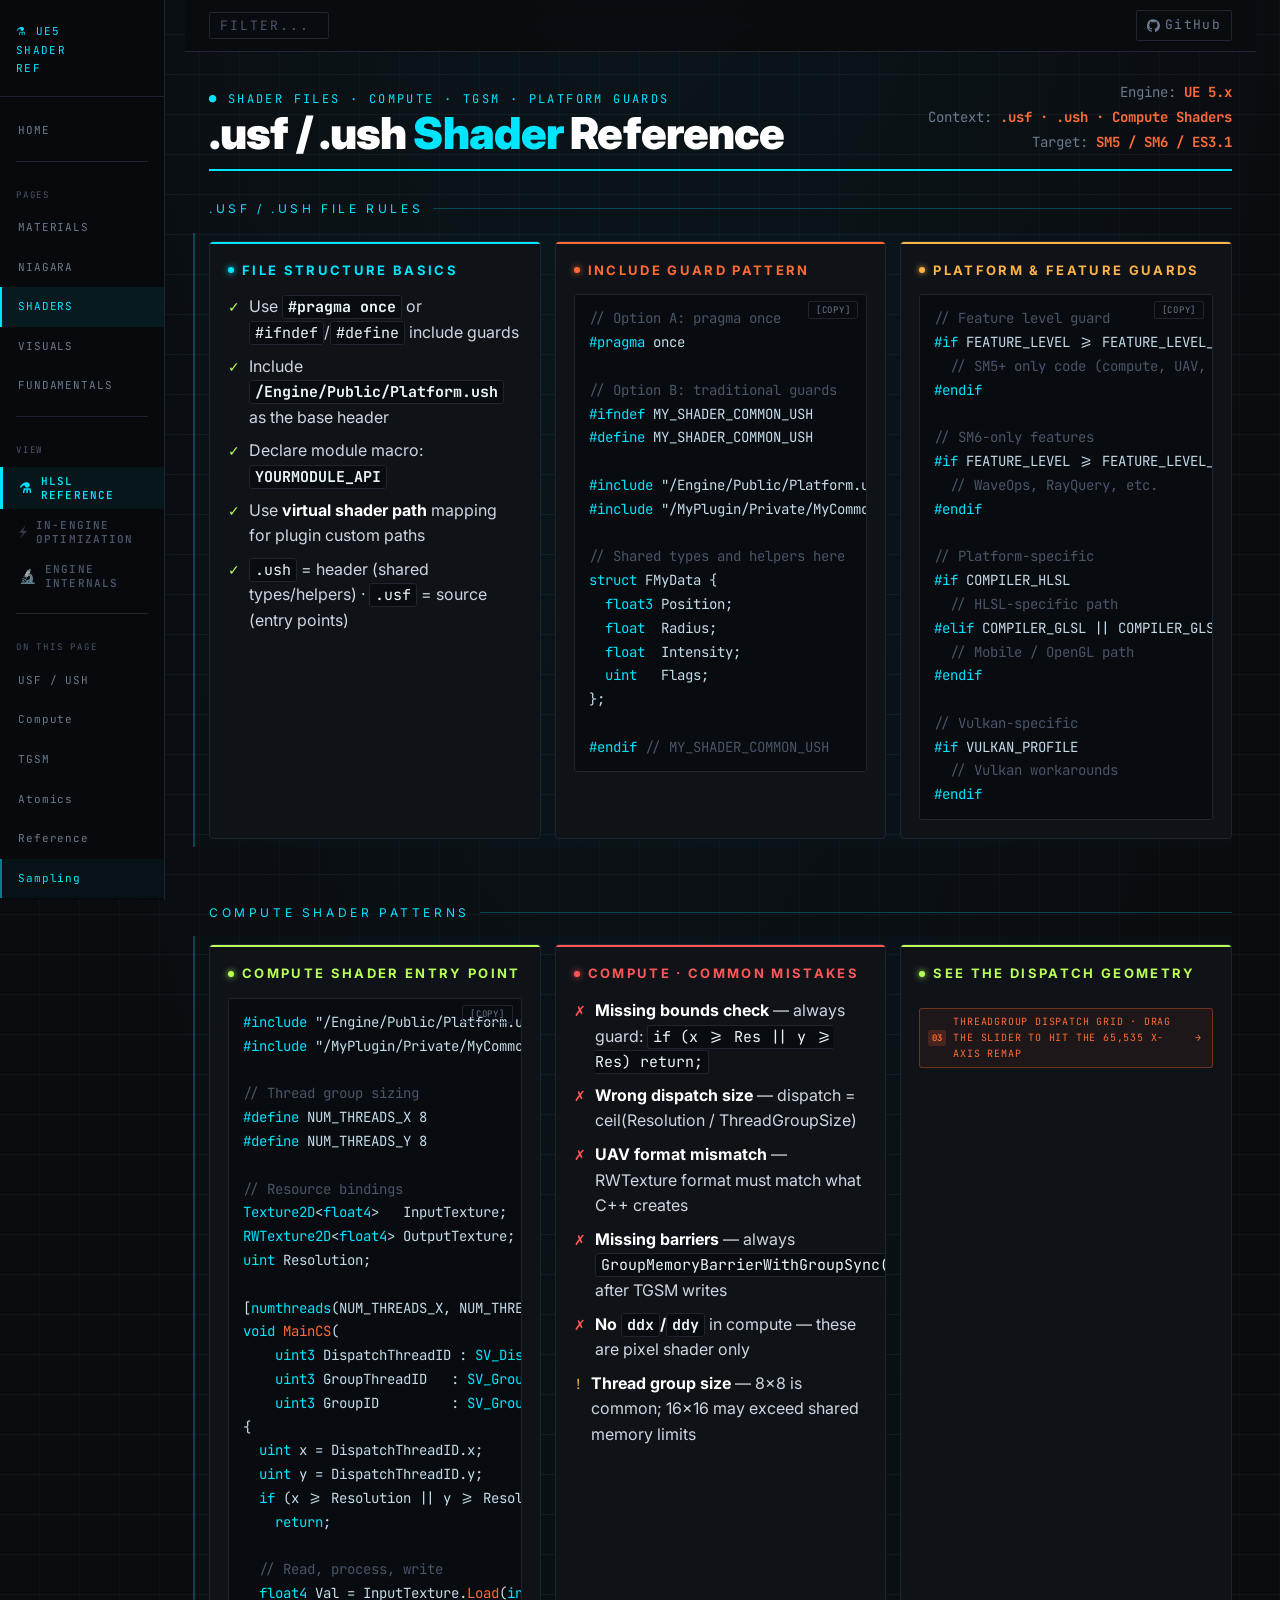
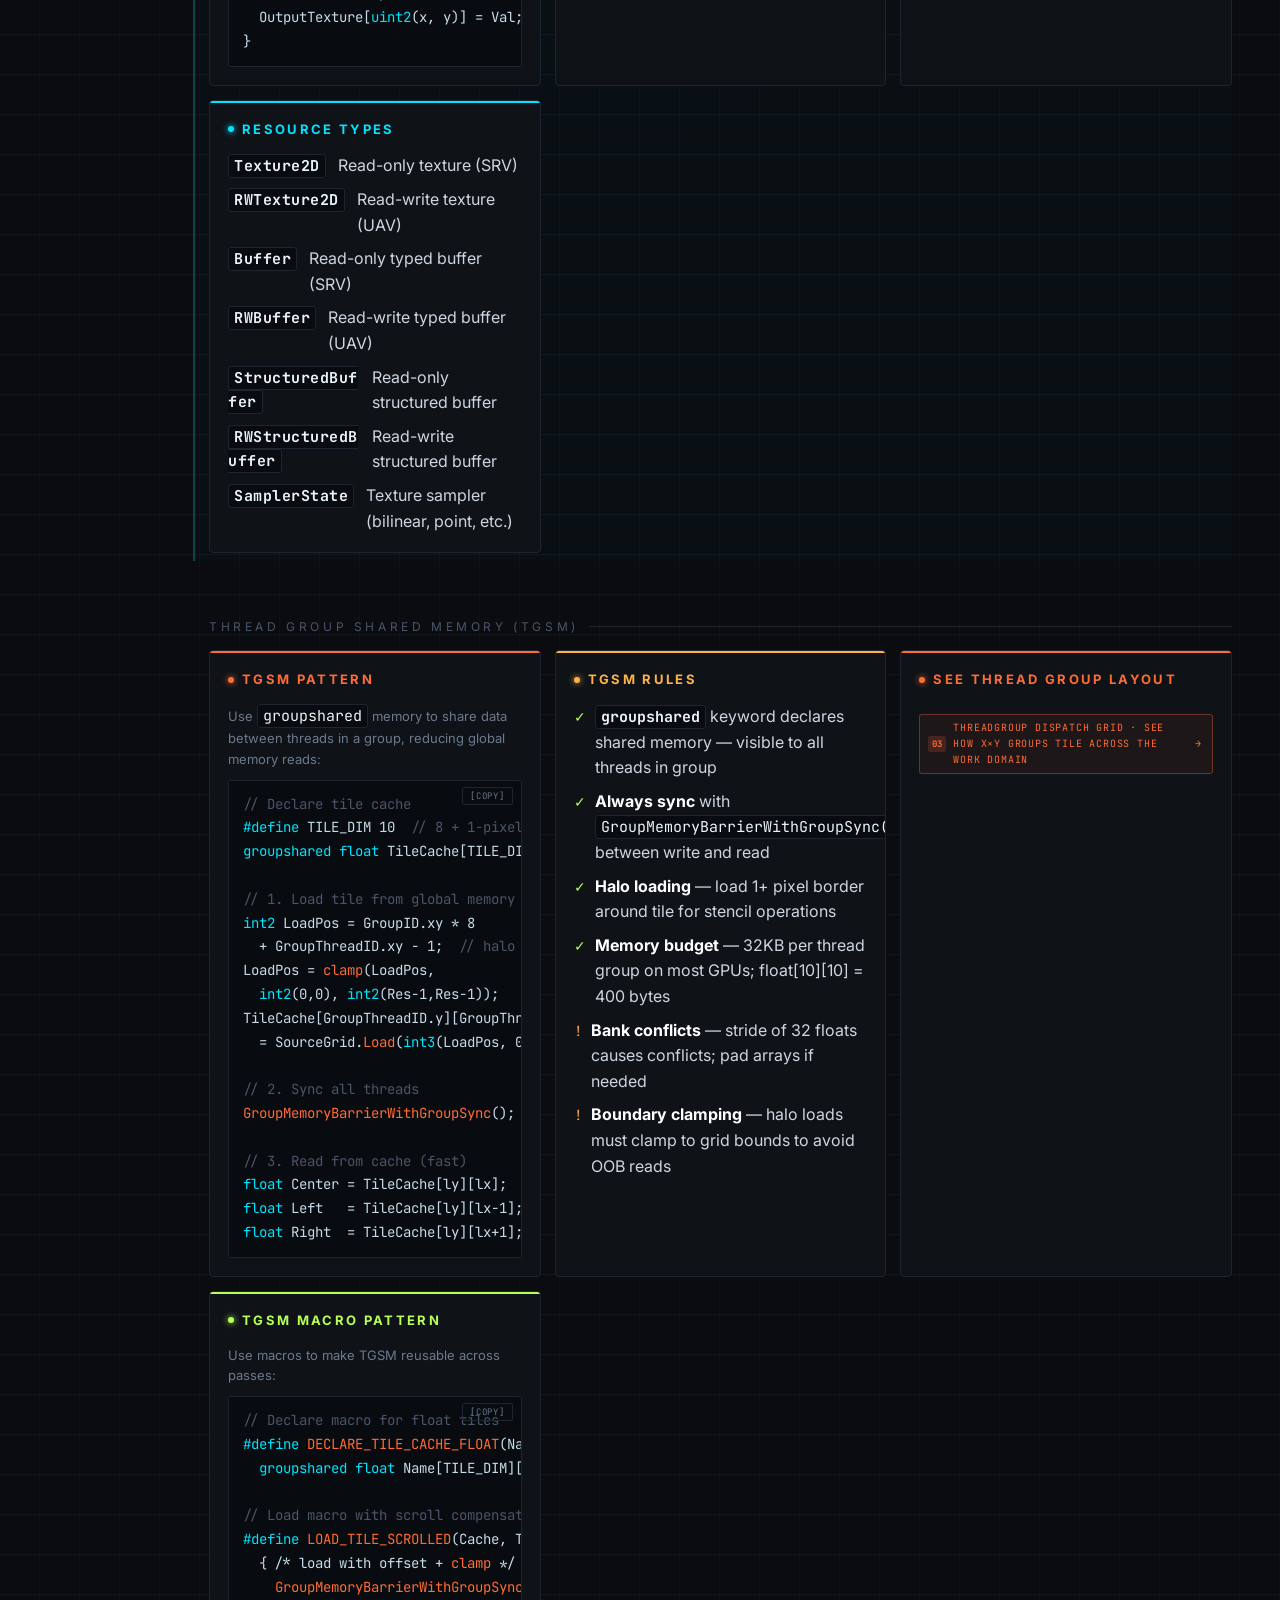
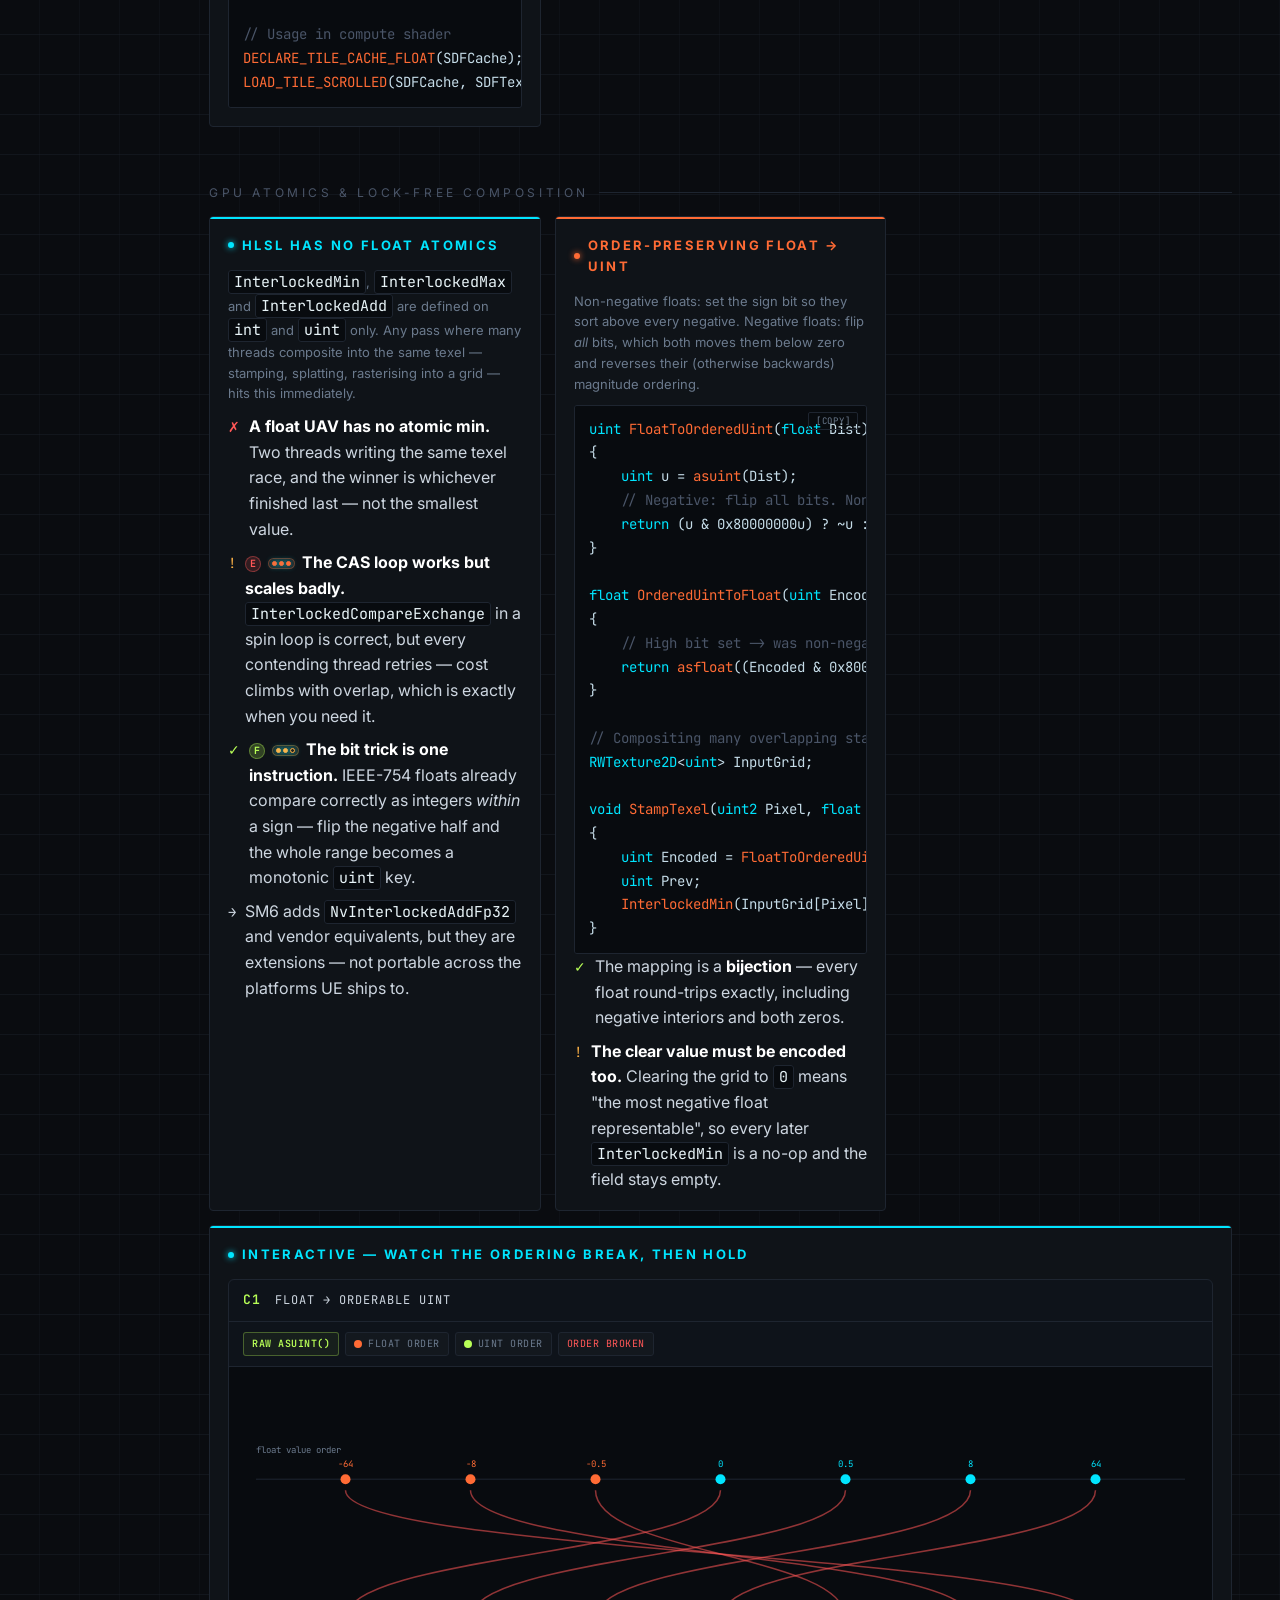
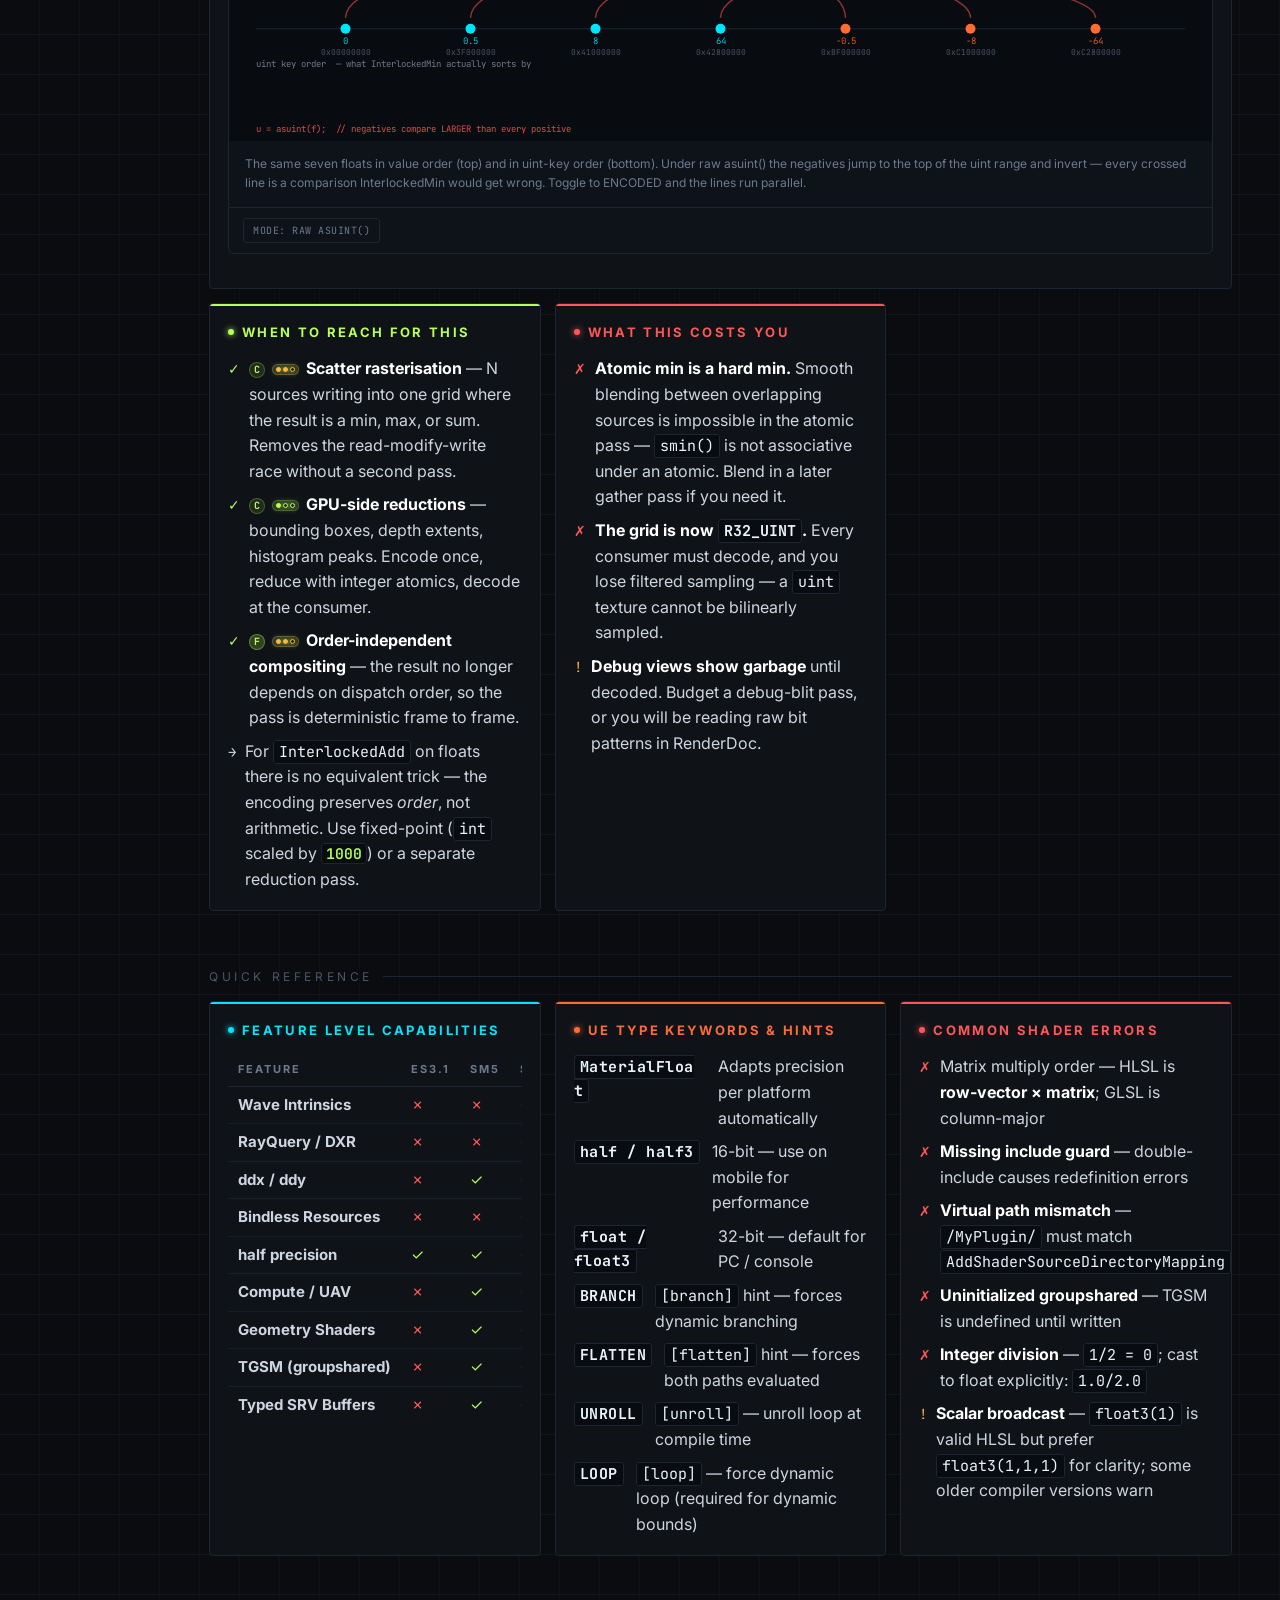
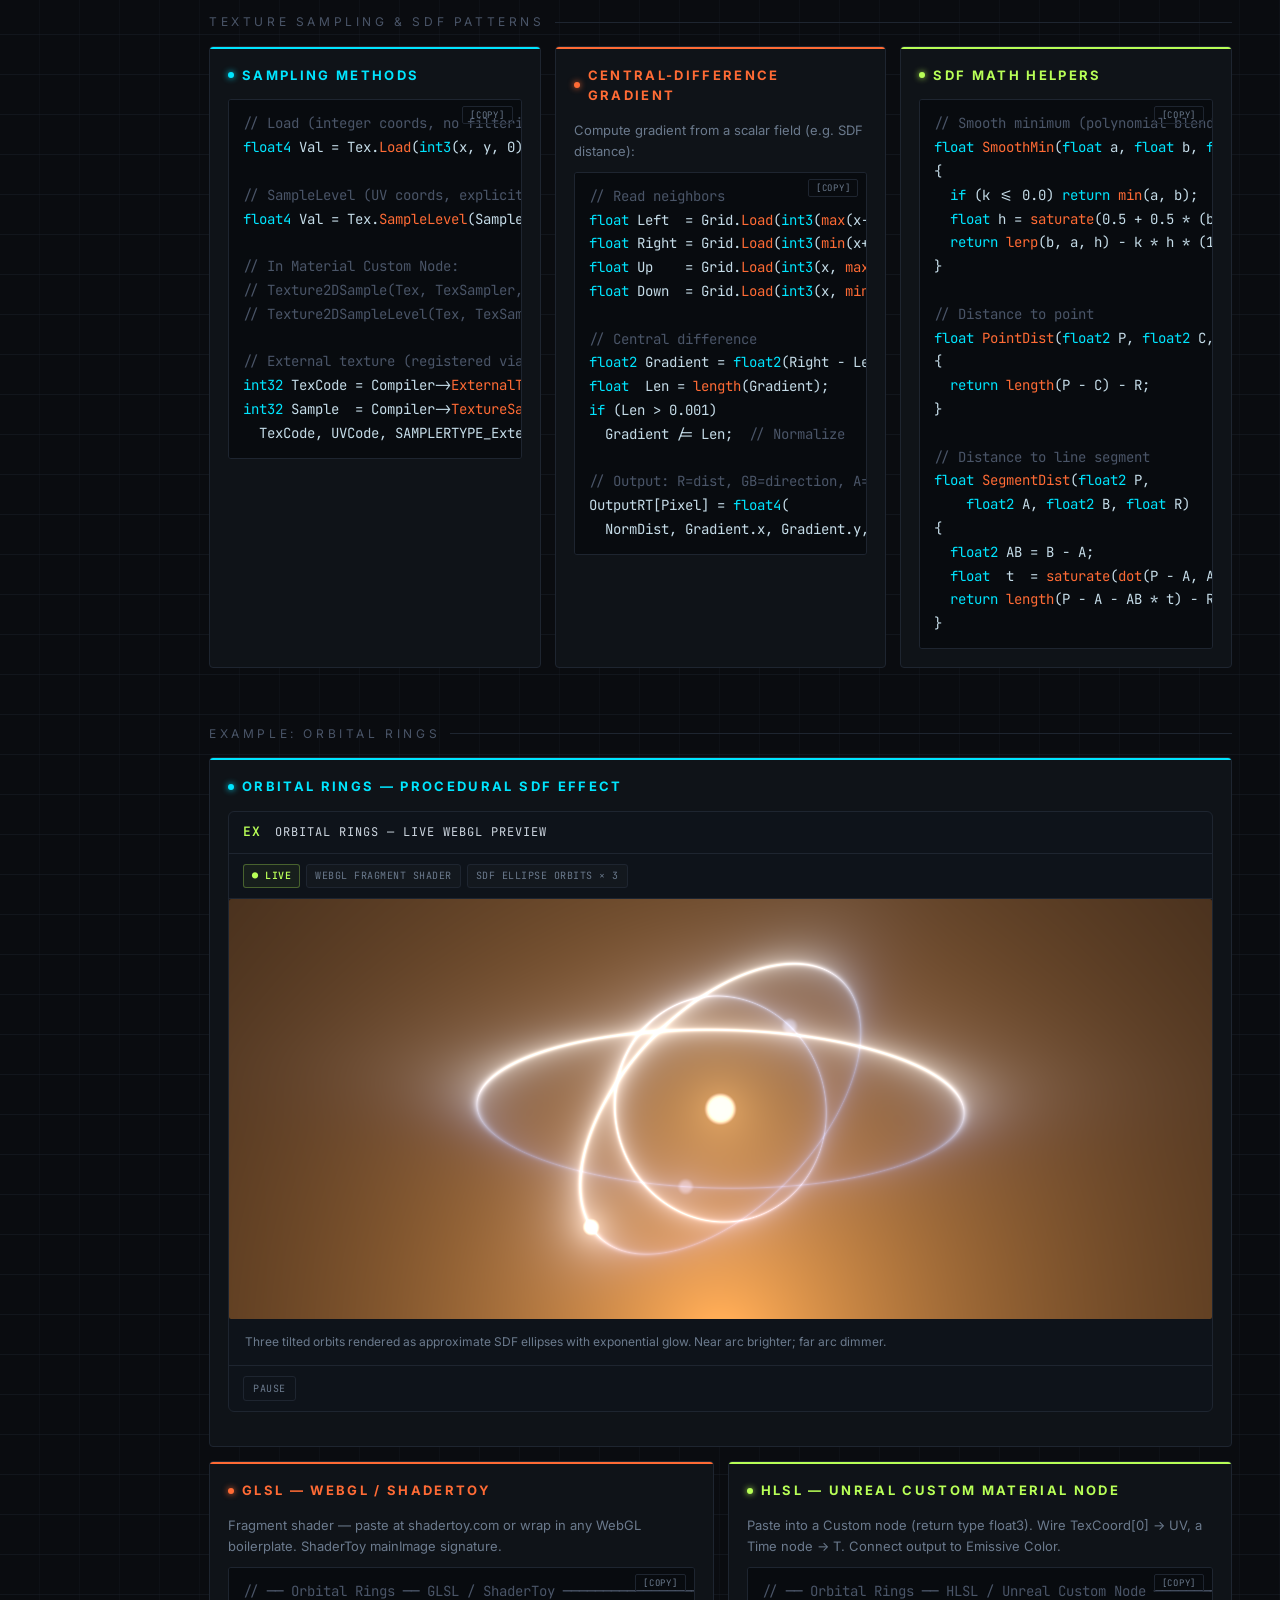
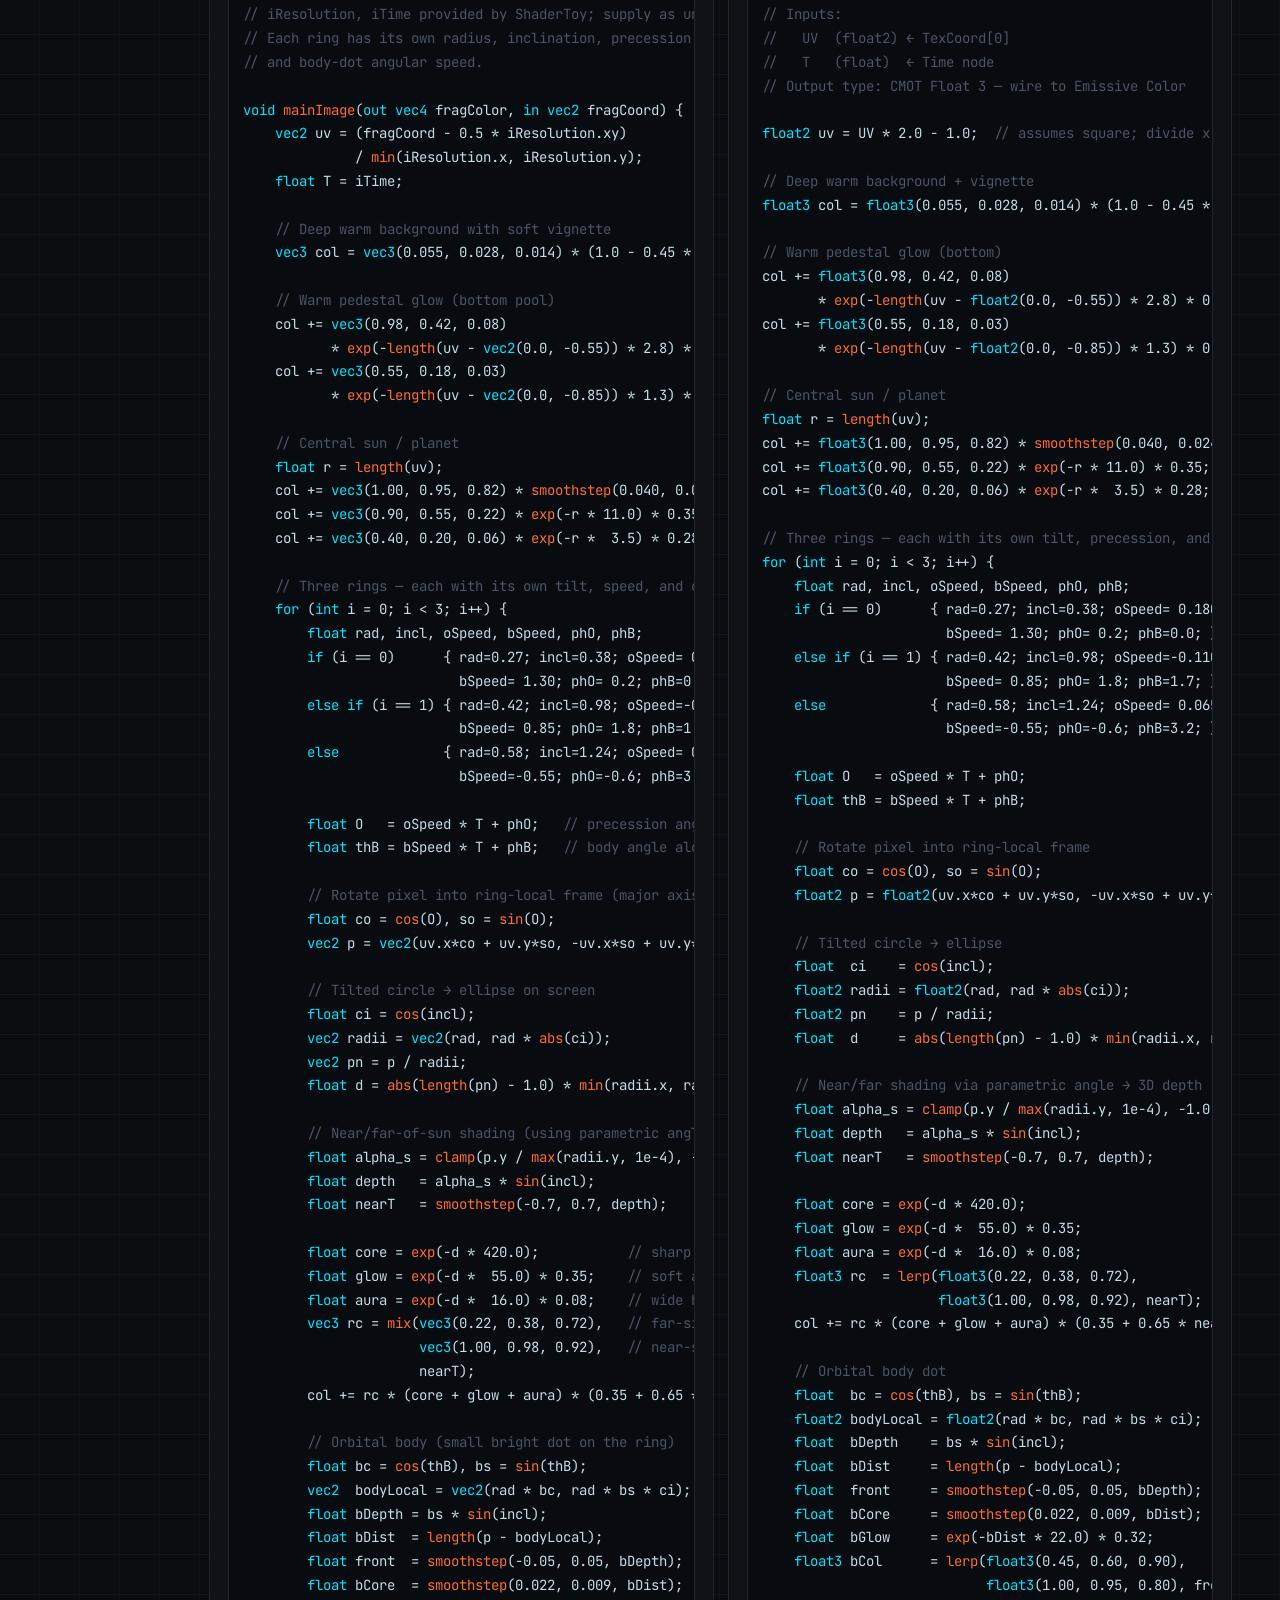
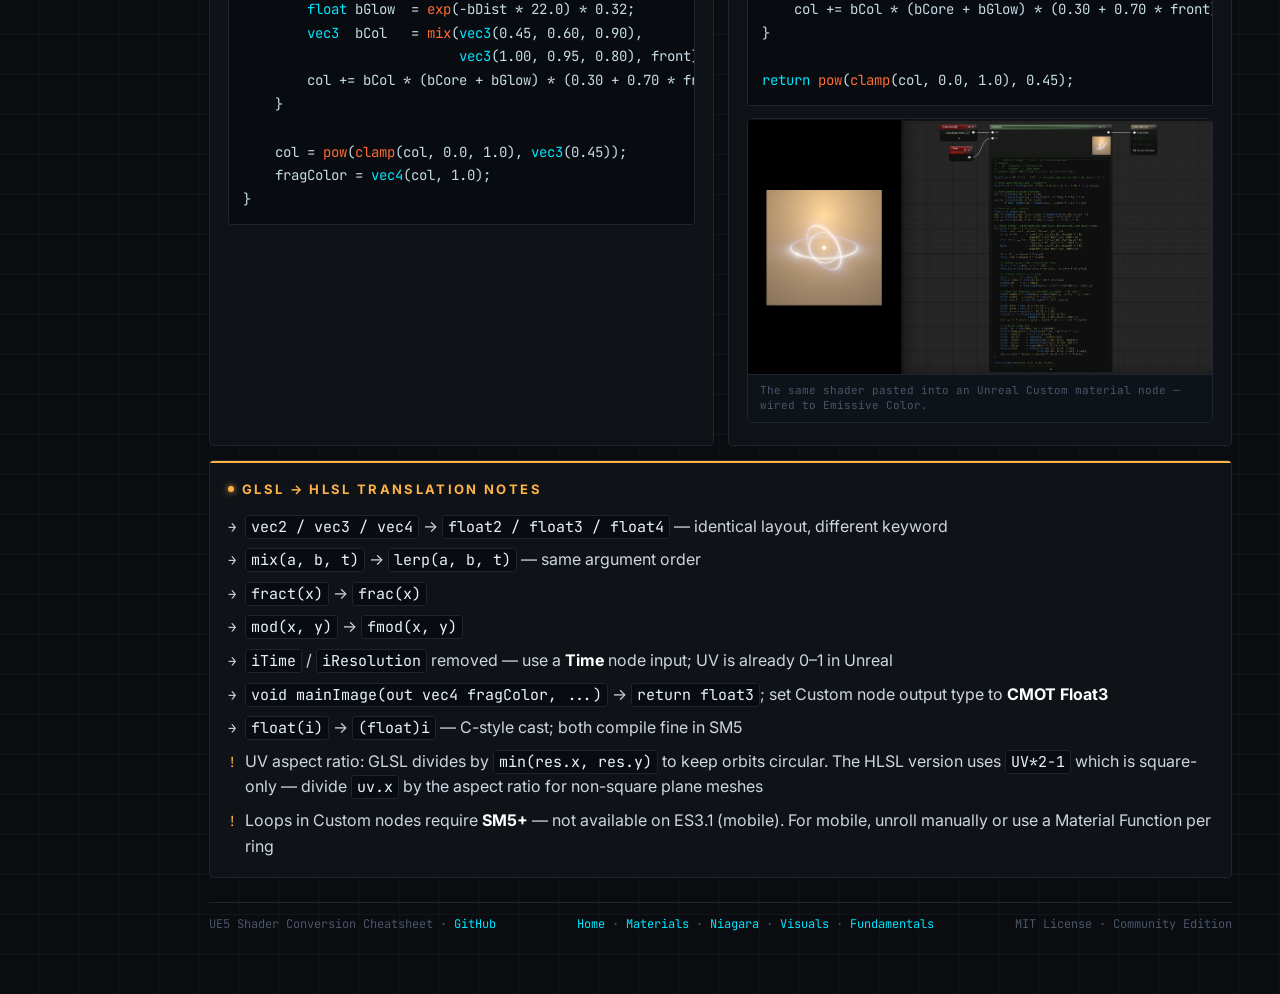
<file: shaders.html>
<!DOCTYPE html>
<!-- AUTO-GENERATED — edit data/<page>.yaml and run: python build.py -->
<html lang="en">
<head>
<meta charset="UTF-8">
<meta name="viewport" content="width=device-width, initial-scale=1.0">
<meta name="description" content="UE5 .usf/.ush shader file reference — compute shaders, include guards, TGSM, feature level matrix, platform guards, and compute optimization.">
<meta property="og:title" content="Shaders — UE5 Shader Cheatsheet">
<meta property="og:description" content="UE5 .usf/.ush shader file reference — compute shaders, include guards, TGSM, feature level matrix, platform guards, and compute optimization.">
<meta property="og:type" content="website">
<meta name="theme-color" content="#0a0c10">
<title>Shaders — UE5 Shader Cheatsheet</title>
<link rel="icon" href="data:image/svg+xml,<svg xmlns='http://www.w3.org/2000/svg' viewBox='0 0 100 100'><text y='.9em' font-size='90'>⚙️</text></svg>">
<link rel="preconnect" href="https://fonts.googleapis.com">
<link rel="preconnect" href="https://fonts.gstatic.com" crossorigin>
<link rel="stylesheet" href="styles.css">
</head>
<body class="subpage-ref">

<!-- ── MOBILE NAV OVERLAY ── -->
<div class="nav-overlay" id="nav-overlay" aria-hidden="true"></div>

<!-- ── SIDE NAV ── -->
<nav class="sidenav" id="sidenav" aria-label="Site navigation">
  <a href="index.html" class="sidenav-brand">⚗ UE5<br>SHADER<br>REF</a>
  <div class="sidenav-links">
<a href="index.html">HOME</a>
<div class="sidenav-divider"></div>
<span class="sidenav-section">PAGES</span>
<a href="materials.html">MATERIALS</a>
<a href="niagara.html">NIAGARA</a>
<a href="shaders.html" class="active">SHADERS</a>
<a href="visuals.html">VISUALS</a>
<a href="fundamentals.html">FUNDAMENTALS</a>

<div class="sidenav-divider"></div>
<span class="sidenav-section">VIEW</span>
<div class="sidenav-subpage-tabs" role="tablist" aria-label="Page view">
<button class="subpage-tab" role="tab" data-subpage="ref" aria-selected="true"><span class="subpage-tab-icon">⚗</span> HLSL Reference</button>
<button class="subpage-tab" role="tab" data-subpage="optim" aria-selected="false"><span class="subpage-tab-icon">⚡</span> In-Engine Optimization</button>
<button class="subpage-tab" role="tab" data-subpage="engine" aria-selected="false"><span class="subpage-tab-icon">🔬</span> Engine Internals</button>
</div>

<div class="sidenav-divider area-ref"></div>
<span class="sidenav-section area-ref">ON THIS PAGE</span>
<a href="#usf-rules" data-area="ref">USF / USH</a>
<a href="#compute" data-area="ref">Compute</a>
<a href="#tgsm" data-area="ref">TGSM</a>
<a href="#atomics" data-area="ref">Atomics</a>
<a href="#reference" data-area="ref">Reference</a>
<a href="#sampling" data-area="ref">Sampling</a>
<a href="#orbital-rings" data-area="ref">Orbital Rings</a>
<div class="sidenav-divider area-optim"></div>
<span class="sidenav-section area-optim">OPTIMIZATION</span>
<a href="#compute-perf" data-area="optim">Perf Rules</a>
<a href="#scatter-gather" data-area="optim">Scatter/Gather</a>
<div class="sidenav-divider area-engine"></div>
<span class="sidenav-section area-engine">ENGINE INTERNALS</span>
<a href="#dispatch-rules" data-area="engine">Dispatch</a>
<a href="#persistent-sim" data-area="engine">Persistent Sim</a>
<a href="#platform-perf" data-area="engine">Platform</a>
  </div>
</nav>

<div class="page">

  <!-- Sticky topbar -->
  <nav class="topbar" aria-label="Page controls">
    <!-- Hamburger — only visible on mobile via CSS -->
    <button class="menu-toggle" id="menu-toggle" aria-label="Open navigation" aria-expanded="false" aria-controls="sidenav">&#9776;</button>
    <input type="text" id="search-input" placeholder="FILTER..." aria-label="Filter cards">
    <span class="topbar-spacer"></span>
    <a class="gh-link" href="https://github.com/stylerm/UE5-HLSL-Cheatsheet" target="_blank" rel="noopener">
      <svg width="13" height="13" viewBox="0 0 24 24" fill="currentColor"><path d="M12 .3a12 12 0 0 0-3.8 23.4c.6.1.8-.3.8-.6v-2c-3.3.7-4-1.6-4-1.6-.6-1.4-1.4-1.8-1.4-1.8-1-.7.1-.7.1-.7 1.2.1 1.8 1.2 1.8 1.2 1 1.8 2.8 1.3 3.5 1 .1-.8.4-1.3.7-1.6-2.7-.3-5.5-1.3-5.5-5.9 0-1.3.5-2.4 1.2-3.2 0-.4-.5-1.6.2-3.2 0 0 1-.3 3.3 1.2a11.5 11.5 0 0 1 6 0C17 5 18 5.3 18 5.3c.7 1.6.2 2.8.1 3.2.8.8 1.2 1.9 1.2 3.2 0 4.6-2.8 5.6-5.5 5.9.5.4.9 1.1.9 2.3v3.3c0 .3.2.7.8.6A12 12 0 0 0 12 .3"/></svg>
      GitHub
    </a>
  </nav>

  <!-- Page header -->
  <div class="header">
    <div class="header-left">
      <span class="header-tag">● Shader Files · Compute · TGSM · Platform Guards</span>
      <h1>.usf / .ush <span>Shader</span> Reference</h1>
    </div>
    <div class="header-right">
      Engine: <strong>UE 5.x</strong><br>
      Context: <strong>.usf · .ush · Compute Shaders</strong><br>
      Target: <strong>SM5 / SM6 / ES3.1</strong>
    </div>
  </div>

<section class="subpage" data-subpage="ref" role="tabpanel">
<div class="area area-ref">
<div class="area-heading">⚗ HLSL Reference</div>
<div id="usf-rules" class="section-label" data-priority="high">.usf / .ush File Rules</div>
<div class="grid">
<div class="card blue">
<div class="card-title"><span class="dot"></span> File Structure Basics</div>
<div class="checklist"><div class="check-item"><span class="check-icon ok">✓</span><span class="check-body">Use <strong><code>#pragma once</code></strong> or <code>#ifndef</code>/<code>#define</code> include guards</span></div><div class="check-item"><span class="check-icon ok">✓</span><span class="check-body">Include <strong><code>/Engine/Public/Platform.ush</code></strong> as the base header</span></div><div class="check-item"><span class="check-icon ok">✓</span><span class="check-body">Declare module macro: <strong><code>YOURMODULE_API</code></strong></span></div><div class="check-item"><span class="check-icon ok">✓</span><span class="check-body">Use <strong>virtual shader path</strong> mapping for plugin custom paths</span></div><div class="check-item"><span class="check-icon ok">✓</span><span class="check-body"><code>.ush</code> = header (shared types/helpers) · <code>.usf</code> = source (entry points)</span></div></div></div>
<div class="card orange">
<div class="card-title"><span class="dot"></span> Include Guard Pattern</div>
<pre><span class="c">// Option A: pragma once</span>
<span class="kw">#pragma</span> once

<span class="c">// Option B: traditional guards</span>
<span class="kw">#ifndef</span> MY_SHADER_COMMON_USH
<span class="kw">#define</span> MY_SHADER_COMMON_USH

<span class="kw">#include</span> &quot;/Engine/Public/Platform.ush&quot;
<span class="kw">#include</span> &quot;/MyPlugin/Private/MyCommon.ush&quot;

<span class="c">// Shared types and helpers here</span>
<span class="kw">struct</span> FMyData {
  <span class="kw">float3</span> Position;
  <span class="kw">float</span>  Radius;
  <span class="kw">float</span>  Intensity;
  <span class="kw">uint</span>   Flags;
};

<span class="kw">#endif</span> <span class="c">// MY_SHADER_COMMON_USH</span></pre></div>
<div class="card yellow">
<div class="card-title"><span class="dot"></span> Platform &amp; Feature Guards</div>
<pre><span class="c">// Feature level guard</span>
<span class="kw">#if</span> FEATURE_LEVEL &gt;= FEATURE_LEVEL_SM5
  <span class="c">// SM5+ only code (compute, UAV, etc.)</span>
<span class="kw">#endif</span>

<span class="c">// SM6-only features</span>
<span class="kw">#if</span> FEATURE_LEVEL &gt;= FEATURE_LEVEL_SM6
  <span class="c">// WaveOps, RayQuery, etc.</span>
<span class="kw">#endif</span>

<span class="c">// Platform-specific</span>
<span class="kw">#if</span> COMPILER_HLSL
  <span class="c">// HLSL-specific path</span>
<span class="kw">#elif</span> COMPILER_GLSL || COMPILER_GLSL_ES3_1
  <span class="c">// Mobile / OpenGL path</span>
<span class="kw">#endif</span>

<span class="c">// Vulkan-specific</span>
<span class="kw">#if</span> VULKAN_PROFILE
  <span class="c">// Vulkan workarounds</span>
<span class="kw">#endif</span></pre></div>
</div>

<div id="compute" class="section-label" data-priority="high">Compute Shader Patterns</div>
<div class="grid">
<div class="card green">
<div class="card-title"><span class="dot"></span> Compute Shader Entry Point</div>
<pre><span class="kw">#include</span> &quot;/Engine/Public/Platform.ush&quot;
<span class="kw">#include</span> &quot;/MyPlugin/Private/MyCommon.ush&quot;

<span class="c">// Thread group sizing</span>
<span class="kw">#define</span> NUM_THREADS_X 8
<span class="kw">#define</span> NUM_THREADS_Y 8

<span class="c">// Resource bindings</span>
<span class="kw">Texture2D</span>&lt;<span class="kw">float4</span>&gt;   InputTexture;
<span class="kw">RWTexture2D</span>&lt;<span class="kw">float4</span>&gt; OutputTexture;
<span class="kw">uint</span> Resolution;

[<span class="kw">numthreads</span>(NUM_THREADS_X, NUM_THREADS_Y, 1)]
<span class="kw">void</span> <span class="fn">MainCS</span>(
    <span class="kw">uint3</span> DispatchThreadID : <span class="kw">SV_DispatchThreadID</span>,
    <span class="kw">uint3</span> GroupThreadID   : <span class="kw">SV_GroupThreadID</span>,
    <span class="kw">uint3</span> GroupID         : <span class="kw">SV_GroupID</span>)
{
  <span class="kw">uint</span> x = DispatchThreadID.x;
  <span class="kw">uint</span> y = DispatchThreadID.y;
  <span class="kw">if</span> (x &gt;= Resolution || y &gt;= Resolution)
    <span class="kw">return</span>;

  <span class="c">// Read, process, write</span>
  <span class="kw">float4</span> Val = InputTexture.<span class="fn">Load</span>(<span class="kw">int3</span>(x, y, 0));
  OutputTexture[<span class="kw">uint2</span>(x, y)] = Val;
}</pre></div>
<div class="card red">
<div class="card-title"><span class="dot"></span> Compute · Common Mistakes</div>
<div class="checklist"><div class="check-item"><span class="check-icon no">✗</span><span class="check-body"><strong>Missing bounds check</strong> — always guard: <code>if (x >= Res || y >= Res) return;</code></span></div><div class="check-item"><span class="check-icon no">✗</span><span class="check-body"><strong>Wrong dispatch size</strong> — dispatch = ceil(Resolution / ThreadGroupSize)</span></div><div class="check-item"><span class="check-icon no">✗</span><span class="check-body"><strong>UAV format mismatch</strong> — RWTexture format must match what C++ creates</span></div><div class="check-item"><span class="check-icon no">✗</span><span class="check-body"><strong>Missing barriers</strong> — always <code>GroupMemoryBarrierWithGroupSync()</code> after TGSM writes</span></div><div class="check-item"><span class="check-icon no">✗</span><span class="check-body"><strong>No <code>ddx</code>/<code>ddy</code></strong> in compute — these are pixel shader only</span></div><div class="check-item"><span class="check-icon warn">!</span><span class="check-body"><strong>Thread group size</strong> — 8×8 is common; 16×16 may exceed shared memory limits</span></div></div></div>
<div class="card green">
<div class="card-title"><span class="dot"></span> See the dispatch geometry</div>
<a class="viz-ref" href="visuals.html#threadgroups">
  <span class="viz-ref-badge">03</span>
  Threadgroup dispatch grid · drag the slider to hit the 65,535 X-axis remap
</a>
</div>
<div class="card blue">
<div class="card-title"><span class="dot"></span> Resource Types</div>
<div class="row-list"><div class="row"><span class="row-label"><code>Texture2D<T></code></span><span class="row-text">Read-only texture (SRV)</span></div><div class="row"><span class="row-label"><code>RWTexture2D<T></code></span><span class="row-text">Read-write texture (UAV)</span></div><div class="row"><span class="row-label"><code>Buffer<T></code></span><span class="row-text">Read-only typed buffer (SRV)</span></div><div class="row"><span class="row-label"><code>RWBuffer<T></code></span><span class="row-text">Read-write typed buffer (UAV)</span></div><div class="row"><span class="row-label"><code>StructuredBuffer<T></code></span><span class="row-text">Read-only structured buffer</span></div><div class="row"><span class="row-label"><code>RWStructuredBuffer<T></code></span><span class="row-text">Read-write structured buffer</span></div><div class="row"><span class="row-label"><code>SamplerState</code></span><span class="row-text">Texture sampler (bilinear, point, etc.)</span></div></div></div>
</div>

<div id="tgsm" class="section-label">Thread Group Shared Memory (TGSM)</div>
<div class="grid">
<div class="card orange">
<div class="card-title"><span class="dot"></span> TGSM Pattern</div>
<p style="font-size:13px; color:var(--text-dim); margin-bottom:10px;">Use <code>groupshared</code> memory to share data between threads in a group, reducing global memory reads:</p><pre><span class="c">// Declare tile cache</span>
<span class="kw">#define</span> TILE_DIM 10  <span class="c">// 8 + 1-pixel halo each side</span>
<span class="kw">groupshared</span> <span class="kw">float</span> TileCache[TILE_DIM][TILE_DIM];

<span class="c">// 1. Load tile from global memory</span>
<span class="kw">int2</span> LoadPos = GroupID.xy * 8
  + GroupThreadID.xy - 1;  <span class="c">// halo offset</span>
LoadPos = <span class="fn">clamp</span>(LoadPos,
  <span class="kw">int2</span>(0,0), <span class="kw">int2</span>(Res-1,Res-1));
TileCache[GroupThreadID.y][GroupThreadID.x]
  = SourceGrid.<span class="fn">Load</span>(<span class="kw">int3</span>(LoadPos, 0)).r;

<span class="c">// 2. Sync all threads</span>
<span class="fn">GroupMemoryBarrierWithGroupSync</span>();

<span class="c">// 3. Read from cache (fast)</span>
<span class="kw">float</span> Center = TileCache[ly][lx];
<span class="kw">float</span> Left   = TileCache[ly][lx-1];
<span class="kw">float</span> Right  = TileCache[ly][lx+1];</pre></div>
<div class="card yellow">
<div class="card-title"><span class="dot"></span> TGSM Rules</div>
<div class="checklist"><div class="check-item"><span class="check-icon ok">✓</span><span class="check-body"><strong><code>groupshared</code></strong> keyword declares shared memory — visible to all threads in group</span></div><div class="check-item"><span class="check-icon ok">✓</span><span class="check-body"><strong>Always sync</strong> with <code>GroupMemoryBarrierWithGroupSync()</code> between write and read</span></div><div class="check-item"><span class="check-icon ok">✓</span><span class="check-body"><strong>Halo loading</strong> — load 1+ pixel border around tile for stencil operations</span></div><div class="check-item"><span class="check-icon ok">✓</span><span class="check-body"><strong>Memory budget</strong> — 32KB per thread group on most GPUs; float[10][10] = 400 bytes</span></div><div class="check-item"><span class="check-icon warn">!</span><span class="check-body"><strong>Bank conflicts</strong> — stride of 32 floats causes conflicts; pad arrays if needed</span></div><div class="check-item"><span class="check-icon warn">!</span><span class="check-body"><strong>Boundary clamping</strong> — halo loads must clamp to grid bounds to avoid OOB reads</span></div></div></div>
<div class="card orange">
<div class="card-title"><span class="dot"></span> See thread group layout</div>
<a class="viz-ref" href="visuals.html#threadgroups">
  <span class="viz-ref-badge">03</span>
  Threadgroup dispatch grid · see how X×Y groups tile across the work domain
</a>
</div>
<div class="card green">
<div class="card-title"><span class="dot"></span> TGSM Macro Pattern</div>
<p style="font-size:13px; color:var(--text-dim); margin-bottom:10px;">Use macros to make TGSM reusable across passes:</p><pre><span class="c">// Declare macro for float tiles</span>
<span class="kw">#define</span> <span class="fn">DECLARE_TILE_CACHE_FLOAT</span>(Name) \
  <span class="kw">groupshared</span> <span class="kw">float</span> Name[TILE_DIM][TILE_DIM]

<span class="c">// Load macro with scroll compensation</span>
<span class="kw">#define</span> <span class="fn">LOAD_TILE_SCROLLED</span>(Cache, Tex, ...) \
  { /* load with offset + <span class="fn">clamp</span> */ \
    <span class="fn">GroupMemoryBarrierWithGroupSync</span>(); }

<span class="c">// Usage in compute shader</span>
<span class="fn">DECLARE_TILE_CACHE_FLOAT</span>(SDFCache);
<span class="fn">LOAD_TILE_SCROLLED</span>(SDFCache, SDFTex, ...);</pre></div>
</div>

<div id="atomics" class="section-label">GPU Atomics &amp; Lock-Free Composition</div>
<div class="grid">
<div class="card blue">
<div class="card-title"><span class="dot"></span> HLSL Has No Float Atomics</div>
<p style="font-size:13px; color:var(--text-dim); margin-bottom:10px;"><code>InterlockedMin</code>, <code>InterlockedMax</code> and <code>InterlockedAdd</code> are defined on <code>int</code> and <code>uint</code> only. Any pass where many threads composite into the same texel — stamping, splatting, rasterising into a grid — hits this immediately.</p><div class="checklist"><div class="check-item"><span class="check-icon no">✗</span><span class="check-body"><strong>A float UAV has no atomic min.</strong> Two threads writing the same texel race, and the winner is whichever finished last — not the smallest value.</span></div><div class="check-item"><span class="check-icon warn">!</span><span class="check-body"><span class="cost-chip cost-expensive" title="Expensive — hero assets only" aria-label="Expensive — hero assets only">E</span><span class="setup-chip setup-advanced" title="Advanced setup — engine plumbing, per-platform, multi-system" aria-label="Advanced setup — engine plumbing, per-platform, multi-system"><span class="dot fill"></span><span class="dot fill"></span><span class="dot fill"></span></span><strong>The CAS loop works but scales badly.</strong> <code>InterlockedCompareExchange</code> in a spin loop is correct, but every contending thread retries — cost climbs with overlap, which is exactly when you need it.</span></div><div class="check-item"><span class="check-icon ok">✓</span><span class="check-body"><span class="cost-chip cost-free" title="Free — effectively zero cost" aria-label="Free — effectively zero cost">F</span><span class="setup-chip setup-intermediate" title="Intermediate setup — multi-step, requires system understanding" aria-label="Intermediate setup — multi-step, requires system understanding"><span class="dot fill"></span><span class="dot fill"></span><span class="dot"></span></span><strong>The bit trick is one instruction.</strong> IEEE-754 floats already compare correctly as integers <em>within</em> a sign — flip the negative half and the whole range becomes a monotonic <code>uint</code> key.</span></div><div class="check-item"><span class="check-icon arrow">→</span><span class="check-body">SM6 adds <code>NvInterlockedAddFp32</code> and vendor equivalents, but they are extensions — not portable across the platforms UE ships to.</span></div></div></div>
<div class="card orange">
<div class="card-title"><span class="dot"></span> Order-Preserving float → uint</div>
<p style="font-size:13px; color:var(--text-dim); margin-bottom:10px;">Non-negative floats: set the sign bit so they sort above every negative. Negative floats: flip <em>all</em> bits, which both moves them below zero and reverses their (otherwise backwards) magnitude ordering.</p><pre><span class="kw">uint</span> <span class="fn">FloatToOrderedUint</span>(<span class="kw">float</span> Dist)
{
    <span class="kw">uint</span> u = <span class="fn">asuint</span>(Dist);
    <span class="c">// Negative: flip all bits. Non-negative: set the sign bit.</span>
    <span class="kw">return</span> (u &amp; 0x80000000u) ? ~u : (u | 0x80000000u);
}

<span class="kw">float</span> <span class="fn">OrderedUintToFloat</span>(<span class="kw">uint</span> Encoded)
{
    <span class="c">// High bit set -&gt; was non-negative -&gt; clear it. Else undo the full flip.</span>
    <span class="kw">return</span> <span class="fn">asfloat</span>((Encoded &amp; 0x80000000u) ? (Encoded &amp; 0x7FFFFFFFu) : ~Encoded);
}

<span class="c">// Compositing many overlapping stamps into one grid, lock-free:</span>
<span class="kw">RWTexture2D</span>&lt;<span class="kw">uint</span>&gt; InputGrid;

<span class="kw">void</span> <span class="fn">StampTexel</span>(<span class="kw">uint2</span> Pixel, <span class="kw">float</span> SignedDistance)
{
    <span class="kw">uint</span> Encoded = <span class="fn">FloatToOrderedUint</span>(SignedDistance);
    <span class="kw">uint</span> Prev;
    <span class="fn">InterlockedMin</span>(InputGrid[Pixel], Encoded, Prev);
}</pre><div class="checklist"><div class="check-item"><span class="check-icon ok">✓</span><span class="check-body">The mapping is a <strong>bijection</strong> — every float round-trips exactly, including negative interiors and both zeros.</span></div><div class="check-item"><span class="check-icon warn">!</span><span class="check-body"><strong>The clear value must be encoded too.</strong> Clearing the grid to <code>0</code> means "the most negative float representable", so every later <code>InterlockedMin</code> is a no-op and the field stays empty.</span></div></div></div>
<div class="card blue grid-full">
<div class="card-title"><span class="dot"></span> Interactive — watch the ordering break, then hold</div>
<div class="viz viz-atomic-order" data-viz-atomic-order>
  <div class="viz-header"><span class="viz-num">C1</span><span class="viz-title">Float → Orderable uint</span></div>
  <div class="viz-chips"><span class="viz-chip viz-chip-state" data-chip-mode>RAW asuint()</span><span class="viz-chip"><span class="viz-dot t"></span>float order</span><span class="viz-chip"><span class="viz-dot b"></span>uint order</span><span class="viz-chip" data-chip-verdict style="color:var(--bad)">order BROKEN</span></div>
  <div class="viz-body">
    <canvas class="viz-canvas" data-canvas></canvas>
    <div class="viz-caption">The same seven floats in value order (top) and in uint-key order (bottom). Under raw asuint() the negatives jump to the top of the uint range and invert — every crossed line is a comparison InterlockedMin would get wrong. Toggle to ENCODED and the lines run parallel.
</div>
  </div>
  <div class="viz-controls">
    <div class="viz-toggles">
      <button class="viz-toggle" data-toggle-mode type="button">MODE: RAW asuint()</button>
    </div>
  </div>
</div>
</div>
<div class="card green">
<div class="card-title"><span class="dot"></span> When to Reach For This</div>
<div class="checklist"><div class="check-item"><span class="check-icon ok">✓</span><span class="check-body"><span class="cost-chip cost-cheap" title="Cheap — negligible cost" aria-label="Cheap — negligible cost">C</span><span class="setup-chip setup-intermediate" title="Intermediate setup — multi-step, requires system understanding" aria-label="Intermediate setup — multi-step, requires system understanding"><span class="dot fill"></span><span class="dot fill"></span><span class="dot"></span></span><strong>Scatter rasterisation</strong> — N sources writing into one grid where the result is a min, max, or sum. Removes the read-modify-write race without a second pass.</span></div><div class="check-item"><span class="check-icon ok">✓</span><span class="check-body"><span class="cost-chip cost-cheap" title="Cheap — negligible cost" aria-label="Cheap — negligible cost">C</span><span class="setup-chip setup-beginner" title="Beginner setup — one checkbox / one setting" aria-label="Beginner setup — one checkbox / one setting"><span class="dot fill"></span><span class="dot"></span><span class="dot"></span></span><strong>GPU-side reductions</strong> — bounding boxes, depth extents, histogram peaks. Encode once, reduce with integer atomics, decode at the consumer.</span></div><div class="check-item"><span class="check-icon ok">✓</span><span class="check-body"><span class="cost-chip cost-free" title="Free — effectively zero cost" aria-label="Free — effectively zero cost">F</span><span class="setup-chip setup-intermediate" title="Intermediate setup — multi-step, requires system understanding" aria-label="Intermediate setup — multi-step, requires system understanding"><span class="dot fill"></span><span class="dot fill"></span><span class="dot"></span></span><strong>Order-independent compositing</strong> — the result no longer depends on dispatch order, so the pass is deterministic frame to frame.</span></div><div class="check-item"><span class="check-icon arrow">→</span><span class="check-body">For <code>InterlockedAdd</code> on floats there is no equivalent trick — the encoding preserves <em>order</em>, not arithmetic. Use fixed-point (<code>int</code> scaled by <m>1000</m>) or a separate reduction pass.</span></div></div></div>
<div class="card red">
<div class="card-title"><span class="dot"></span> What This Costs You</div>
<div class="checklist"><div class="check-item"><span class="check-icon no">✗</span><span class="check-body"><strong>Atomic min is a hard min.</strong> Smooth blending between overlapping sources is impossible in the atomic pass — <code>smin()</code> is not associative under an atomic. Blend in a later gather pass if you need it.</span></div><div class="check-item"><span class="check-icon no">✗</span><span class="check-body"><strong>The grid is now <code>R32_UINT</code>.</strong> Every consumer must decode, and you lose filtered sampling — a <code>uint</code> texture cannot be bilinearly sampled.</span></div><div class="check-item"><span class="check-icon warn">!</span><span class="check-body"><strong>Debug views show garbage</strong> until decoded. Budget a debug-blit pass, or you will be reading raw bit patterns in RenderDoc.</span></div></div></div>
</div>

<div id="reference" class="section-label">Quick Reference</div>
<div class="grid">
<div class="card blue">
<div class="card-title"><span class="dot"></span> Feature Level Capabilities</div>
<table class="table-multi"><thead><tr><th>Feature</th><th>ES3.1</th><th>SM5</th><th>SM6</th></tr></thead><tbody><tr><td data-label="Feature"><strong>Wave Intrinsics</strong></td><td class="bad" data-label="ES3.1">✗</td><td class="bad" data-label="SM5">✗</td><td class="good" data-label="SM6">✓</td></tr><tr><td data-label="Feature"><strong>RayQuery / DXR</strong></td><td class="bad" data-label="ES3.1">✗</td><td class="bad" data-label="SM5">✗</td><td class="good" data-label="SM6">✓</td></tr><tr><td data-label="Feature"><strong>ddx / ddy</strong></td><td class="bad" data-label="ES3.1">✗</td><td class="good" data-label="SM5">✓</td><td class="good" data-label="SM6">✓</td></tr><tr><td data-label="Feature"><strong>Bindless Resources</strong></td><td class="bad" data-label="ES3.1">✗</td><td class="bad" data-label="SM5">✗</td><td class="good" data-label="SM6">✓</td></tr><tr><td data-label="Feature"><strong>half precision</strong></td><td class="good" data-label="ES3.1">✓</td><td class="good" data-label="SM5">✓</td><td class="good" data-label="SM6">✓</td></tr><tr><td data-label="Feature"><strong>Compute / UAV</strong></td><td class="bad" data-label="ES3.1">✗</td><td class="good" data-label="SM5">✓</td><td class="good" data-label="SM6">✓</td></tr><tr><td data-label="Feature"><strong>Geometry Shaders</strong></td><td class="bad" data-label="ES3.1">✗</td><td class="good" data-label="SM5">✓</td><td class="good" data-label="SM6">✓</td></tr><tr><td data-label="Feature"><strong>TGSM (groupshared)</strong></td><td class="bad" data-label="ES3.1">✗</td><td class="good" data-label="SM5">✓</td><td class="good" data-label="SM6">✓</td></tr><tr><td data-label="Feature"><strong>Typed SRV Buffers</strong></td><td class="bad" data-label="ES3.1">✗</td><td class="good" data-label="SM5">✓</td><td class="good" data-label="SM6">✓</td></tr></tbody></table></div>
<div class="card orange">
<div class="card-title"><span class="dot"></span> UE Type Keywords &amp; Hints</div>
<div class="row-list"><div class="row"><span class="row-label"><code>MaterialFloat</code></span><span class="row-text">Adapts precision per platform automatically</span></div><div class="row"><span class="row-label"><code>half / half3</code></span><span class="row-text">16-bit — use on mobile for performance</span></div><div class="row"><span class="row-label"><code>float / float3</code></span><span class="row-text">32-bit — default for PC / console</span></div><div class="row"><span class="row-label"><code>BRANCH</code></span><span class="row-text"><code>[branch]</code> hint — forces dynamic branching</span></div><div class="row"><span class="row-label"><code>FLATTEN</code></span><span class="row-text"><code>[flatten]</code> hint — forces both paths evaluated</span></div><div class="row"><span class="row-label"><code>UNROLL</code></span><span class="row-text"><code>[unroll]</code> — unroll loop at compile time</span></div><div class="row"><span class="row-label"><code>LOOP</code></span><span class="row-text"><code>[loop]</code> — force dynamic loop (required for dynamic bounds)</span></div></div></div>
<div class="card red">
<div class="card-title"><span class="dot"></span> Common Shader Errors</div>
<div class="checklist"><div class="check-item"><span class="check-icon no">✗</span><span class="check-body">Matrix multiply order — HLSL is <strong>row-vector × matrix</strong>; GLSL is column-major</span></div><div class="check-item"><span class="check-icon no">✗</span><span class="check-body"><strong>Missing include guard</strong> — double-include causes redefinition errors</span></div><div class="check-item"><span class="check-icon no">✗</span><span class="check-body"><strong>Virtual path mismatch</strong> — <code>/MyPlugin/</code> must match <code>AddShaderSourceDirectoryMapping</code></span></div><div class="check-item"><span class="check-icon no">✗</span><span class="check-body"><strong>Uninitialized groupshared</strong> — TGSM is undefined until written</span></div><div class="check-item"><span class="check-icon no">✗</span><span class="check-body"><strong>Integer division</strong> — <code>1/2 = 0</code>; cast to float explicitly: <code>1.0/2.0</code></span></div><div class="check-item"><span class="check-icon warn">!</span><span class="check-body"><strong>Scalar broadcast</strong> — <code>float3(1)</code> is valid HLSL but prefer <code>float3(1,1,1)</code> for clarity; some older compiler versions warn</span></div></div></div>
</div>

<div id="sampling" class="section-label">Texture Sampling &amp; SDF Patterns</div>
<div class="grid">
<div class="card blue">
<div class="card-title"><span class="dot"></span> Sampling Methods</div>
<pre><span class="c">// Load (integer coords, no filtering)</span>
<span class="kw">float4</span> Val = Tex.<span class="fn">Load</span>(<span class="kw">int3</span>(x, y, 0));

<span class="c">// SampleLevel (UV coords, explicit mip)</span>
<span class="kw">float4</span> Val = Tex.<span class="fn">SampleLevel</span>(Sampler, UV, 0);

<span class="c">// In Material Custom Node:</span>
<span class="c">// Texture2DSample(Tex, TexSampler, UV)</span>
<span class="c">// Texture2DSampleLevel(Tex, TexSampler, UV, Lod)</span>

<span class="c">// External texture (registered via GUID)</span>
<span class="kw">int32</span> TexCode = Compiler-&gt;<span class="fn">ExternalTexture</span>(GUID);
<span class="kw">int32</span> Sample  = Compiler-&gt;<span class="fn">TextureSample</span>(
  TexCode, UVCode, SAMPLERTYPE_External);</pre></div>
<div class="card orange">
<div class="card-title"><span class="dot"></span> Central-Difference Gradient</div>
<p style="font-size:13px; color:var(--text-dim); margin-bottom:10px;">Compute gradient from a scalar field (e.g. SDF distance):</p><pre><span class="c">// Read neighbors</span>
<span class="kw">float</span> Left  = Grid.<span class="fn">Load</span>(<span class="kw">int3</span>(<span class="fn">max</span>(x-1, 0),      y, 0)).r;
<span class="kw">float</span> Right = Grid.<span class="fn">Load</span>(<span class="kw">int3</span>(<span class="fn">min</span>(x+1, Res-1),  y, 0)).r;
<span class="kw">float</span> Up    = Grid.<span class="fn">Load</span>(<span class="kw">int3</span>(x, <span class="fn">max</span>(y-1, 0),      0)).r;
<span class="kw">float</span> Down  = Grid.<span class="fn">Load</span>(<span class="kw">int3</span>(x, <span class="fn">min</span>(y+1, Res-1),  0)).r;

<span class="c">// Central difference</span>
<span class="kw">float2</span> Gradient = <span class="kw">float2</span>(Right - Left, Down - Up);
<span class="kw">float</span>  Len = <span class="fn">length</span>(Gradient);
<span class="kw">if</span> (Len &gt; 0.001)
  Gradient /= Len;  <span class="c">// Normalize</span>

<span class="c">// Output: R=dist, GB=direction, A=mag</span>
OutputRT[Pixel] = <span class="kw">float4</span>(
  NormDist, Gradient.x, Gradient.y, Len);</pre></div>
<div class="card green">
<div class="card-title"><span class="dot"></span> SDF Math Helpers</div>
<pre><span class="c">// Smooth minimum (polynomial blend)</span>
<span class="kw">float</span> <span class="fn">SmoothMin</span>(<span class="kw">float</span> a, <span class="kw">float</span> b, <span class="kw">float</span> k)
{
  <span class="kw">if</span> (k &lt;= 0.0) <span class="kw">return</span> <span class="fn">min</span>(a, b);
  <span class="kw">float</span> h = <span class="fn">saturate</span>(0.5 + 0.5 * (b - a) / k);
  <span class="kw">return</span> <span class="fn">lerp</span>(b, a, h) - k * h * (1.0 - h);
}

<span class="c">// Distance to point</span>
<span class="kw">float</span> <span class="fn">PointDist</span>(<span class="kw">float2</span> P, <span class="kw">float2</span> C, <span class="kw">float</span> R)
{
  <span class="kw">return</span> <span class="fn">length</span>(P - C) - R;
}

<span class="c">// Distance to line segment</span>
<span class="kw">float</span> <span class="fn">SegmentDist</span>(<span class="kw">float2</span> P,
    <span class="kw">float2</span> A, <span class="kw">float2</span> B, <span class="kw">float</span> R)
{
  <span class="kw">float2</span> AB = B - A;
  <span class="kw">float</span>  t  = <span class="fn">saturate</span>(<span class="fn">dot</span>(P - A, AB) / <span class="fn">dot</span>(AB, AB));
  <span class="kw">return</span> <span class="fn">length</span>(P - A - AB * t) - R;
}</pre></div>
</div>

<div id="orbital-rings" class="section-label">Example: Orbital Rings</div>
<div class="grid grid-2">
<div class="card blue grid-full">
<div class="card-title"><span class="dot"></span> Orbital Rings — Procedural SDF Effect</div>
<div class="viz viz-orbit" data-viz-orbit>
  <div class="viz-header"><span class="viz-num">EX</span><span class="viz-title">Orbital Rings — Live WebGL Preview</span></div>
  <div class="viz-chips"><span class="viz-chip viz-chip-state" data-chip-state>● LIVE</span><span class="viz-chip">WebGL fragment shader</span><span class="viz-chip">SDF ellipse orbits × 3</span></div>
  <div class="viz-body">
    <canvas class="viz-canvas" data-canvas></canvas>
    <div class="viz-caption">Three tilted orbits rendered as approximate SDF ellipses with exponential glow. Near arc brighter; far arc dimmer.</div>
  </div>
  <div class="viz-controls">
    <div class="viz-steps">
      <button class="viz-toggle active" data-pause type="button">PAUSE</button>
    </div>
  </div>
</div>
</div>
<div class="card orange">
<div class="card-title"><span class="dot"></span> GLSL — WebGL / ShaderToy</div>
<p style="font-size:13px; color:var(--text-dim); margin-bottom:10px;">Fragment shader — paste at shadertoy.com or wrap in any WebGL boilerplate. ShaderToy mainImage signature.</p><pre><span class="c">// ── Orbital Rings ── GLSL / ShaderToy ──────────────────────────────────</span>
<span class="c">// iResolution, iTime provided by ShaderToy; supply as uniforms otherwise.</span>
<span class="c">// Each ring has its own radius, inclination, precession speed,</span>
<span class="c">// and body-dot angular speed.</span>

<span class="kw">void</span> <span class="fn">mainImage</span>(<span class="kw">out</span> <span class="kw">vec4</span> fragColor, <span class="kw">in</span> <span class="kw">vec2</span> fragCoord) {
    <span class="kw">vec2</span> uv = (fragCoord - 0.5 * iResolution.xy)
              / <span class="fn">min</span>(iResolution.x, iResolution.y);
    <span class="kw">float</span> T = iTime;

    <span class="c">// Deep warm background with soft vignette</span>
    <span class="kw">vec3</span> col = <span class="kw">vec3</span>(0.055, 0.028, 0.014) * (1.0 - 0.45 * <span class="fn">length</span>(uv));

    <span class="c">// Warm pedestal glow (bottom pool)</span>
    col += <span class="kw">vec3</span>(0.98, 0.42, 0.08)
           * <span class="fn">exp</span>(-<span class="fn">length</span>(uv - <span class="kw">vec2</span>(0.0, -0.55)) * 2.8) * 0.9;
    col += <span class="kw">vec3</span>(0.55, 0.18, 0.03)
           * <span class="fn">exp</span>(-<span class="fn">length</span>(uv - <span class="kw">vec2</span>(0.0, -0.85)) * 1.3) * 0.55;

    <span class="c">// Central sun / planet</span>
    <span class="kw">float</span> r = <span class="fn">length</span>(uv);
    col += <span class="kw">vec3</span>(1.00, 0.95, 0.82) * <span class="fn">smoothstep</span>(0.040, 0.024, r);
    col += <span class="kw">vec3</span>(0.90, 0.55, 0.22) * <span class="fn">exp</span>(-r * 11.0) * 0.35;
    col += <span class="kw">vec3</span>(0.40, 0.20, 0.06) * <span class="fn">exp</span>(-r *  3.5) * 0.28;

    <span class="c">// Three rings — each with its own tilt, speed, and orbital body</span>
    <span class="kw">for</span> (<span class="kw">int</span> i = 0; i &lt; 3; i++) {
        <span class="kw">float</span> rad, incl, oSpeed, bSpeed, phO, phB;
        <span class="kw">if</span> (i == 0)      { rad=0.27; incl=0.38; oSpeed= 0.180;
                           bSpeed= 1.30; phO= 0.2; phB=0.0; }
        <span class="kw">else</span> <span class="kw">if</span> (i == 1) { rad=0.42; incl=0.98; oSpeed=-0.110;
                           bSpeed= 0.85; phO= 1.8; phB=1.7; }
        <span class="kw">else</span>             { rad=0.58; incl=1.24; oSpeed= 0.065;
                           bSpeed=-0.55; phO=-0.6; phB=3.2; }

        <span class="kw">float</span> O   = oSpeed * T + phO;   <span class="c">// precession angle (Ω)</span>
        <span class="kw">float</span> thB = bSpeed * T + phB;   <span class="c">// body angle along ring</span>

        <span class="c">// Rotate pixel into ring-local frame (major axis → X)</span>
        <span class="kw">float</span> co = <span class="fn">cos</span>(O), so = <span class="fn">sin</span>(O);
        <span class="kw">vec2</span> p = <span class="kw">vec2</span>(uv.x*co + uv.y*so, -uv.x*so + uv.y*co);

        <span class="c">// Tilted circle → ellipse on screen</span>
        <span class="kw">float</span> ci = <span class="fn">cos</span>(incl);
        <span class="kw">vec2</span> radii = <span class="kw">vec2</span>(rad, rad * <span class="fn">abs</span>(ci));
        <span class="kw">vec2</span> pn = p / radii;
        <span class="kw">float</span> d = <span class="fn">abs</span>(<span class="fn">length</span>(pn) - 1.0) * <span class="fn">min</span>(radii.x, radii.y);

        <span class="c">// Near/far-of-sun shading (using parametric angle&#x27;s 3D z)</span>
        <span class="kw">float</span> alpha_s = <span class="fn">clamp</span>(p.y / <span class="fn">max</span>(radii.y, 1e-4), -1.0, 1.0);
        <span class="kw">float</span> depth   = alpha_s * <span class="fn">sin</span>(incl);
        <span class="kw">float</span> nearT   = <span class="fn">smoothstep</span>(-0.7, 0.7, depth);

        <span class="kw">float</span> core = <span class="fn">exp</span>(-d * 420.0);           <span class="c">// sharp line</span>
        <span class="kw">float</span> glow = <span class="fn">exp</span>(-d *  55.0) * 0.35;    <span class="c">// soft aura</span>
        <span class="kw">float</span> aura = <span class="fn">exp</span>(-d *  16.0) * 0.08;    <span class="c">// wide halo</span>
        <span class="kw">vec3</span> rc = <span class="fn">mix</span>(<span class="kw">vec3</span>(0.22, 0.38, 0.72),   <span class="c">// far-side: cool</span>
                      <span class="kw">vec3</span>(1.00, 0.98, 0.92),   <span class="c">// near-side: warm-white</span>
                      nearT);
        col += rc * (core + glow + aura) * (0.35 + 0.65 * nearT);

        <span class="c">// Orbital body (small bright dot on the ring)</span>
        <span class="kw">float</span> bc = <span class="fn">cos</span>(thB), bs = <span class="fn">sin</span>(thB);
        <span class="kw">vec2</span>  bodyLocal = <span class="kw">vec2</span>(rad * bc, rad * bs * ci);
        <span class="kw">float</span> bDepth = bs * <span class="fn">sin</span>(incl);
        <span class="kw">float</span> bDist  = <span class="fn">length</span>(p - bodyLocal);
        <span class="kw">float</span> front  = <span class="fn">smoothstep</span>(-0.05, 0.05, bDepth);
        <span class="kw">float</span> bCore  = <span class="fn">smoothstep</span>(0.022, 0.009, bDist);
        <span class="kw">float</span> bGlow  = <span class="fn">exp</span>(-bDist * 22.0) * 0.32;
        <span class="kw">vec3</span>  bCol   = <span class="fn">mix</span>(<span class="kw">vec3</span>(0.45, 0.60, 0.90),
                           <span class="kw">vec3</span>(1.00, 0.95, 0.80), front);
        col += bCol * (bCore + bGlow) * (0.30 + 0.70 * front);
    }

    col = <span class="fn">pow</span>(<span class="fn">clamp</span>(col, 0.0, 1.0), <span class="kw">vec3</span>(0.45));
    fragColor = <span class="kw">vec4</span>(col, 1.0);
}</pre></div>
<div class="card green">
<div class="card-title"><span class="dot"></span> HLSL — Unreal Custom Material Node</div>
<p style="font-size:13px; color:var(--text-dim); margin-bottom:10px;">Paste into a Custom node (return type float3). Wire TexCoord[0] → UV, a Time node → T. Connect output to Emissive Color.</p><pre><span class="c">// ── Orbital Rings ── HLSL / Unreal Custom Node ─────────────────────────</span>
<span class="c">// Inputs:</span>
<span class="c">//   UV  (float2) ← TexCoord[0]</span>
<span class="c">//   T   (float)  ← Time node</span>
<span class="c">// Output type: CMOT Float 3 — wire to Emissive Color</span>

<span class="kw">float2</span> uv = UV * 2.0 - 1.0;  <span class="c">// assumes square; divide x by aspect if not</span>

<span class="c">// Deep warm background + vignette</span>
<span class="kw">float3</span> col = <span class="kw">float3</span>(0.055, 0.028, 0.014) * (1.0 - 0.45 * <span class="fn">length</span>(uv));

<span class="c">// Warm pedestal glow (bottom)</span>
col += <span class="kw">float3</span>(0.98, 0.42, 0.08)
       * <span class="fn">exp</span>(-<span class="fn">length</span>(uv - <span class="kw">float2</span>(0.0, -0.55)) * 2.8) * 0.9;
col += <span class="kw">float3</span>(0.55, 0.18, 0.03)
       * <span class="fn">exp</span>(-<span class="fn">length</span>(uv - <span class="kw">float2</span>(0.0, -0.85)) * 1.3) * 0.55;

<span class="c">// Central sun / planet</span>
<span class="kw">float</span> r = <span class="fn">length</span>(uv);
col += <span class="kw">float3</span>(1.00, 0.95, 0.82) * <span class="fn">smoothstep</span>(0.040, 0.024, r);
col += <span class="kw">float3</span>(0.90, 0.55, 0.22) * <span class="fn">exp</span>(-r * 11.0) * 0.35;
col += <span class="kw">float3</span>(0.40, 0.20, 0.06) * <span class="fn">exp</span>(-r *  3.5) * 0.28;

<span class="c">// Three rings — each with its own tilt, precession, and body speed</span>
<span class="kw">for</span> (<span class="kw">int</span> i = 0; i &lt; 3; i++) {
    <span class="kw">float</span> rad, incl, oSpeed, bSpeed, phO, phB;
    <span class="kw">if</span> (i == 0)      { rad=0.27; incl=0.38; oSpeed= 0.180;
                       bSpeed= 1.30; phO= 0.2; phB=0.0; }
    <span class="kw">else</span> <span class="kw">if</span> (i == 1) { rad=0.42; incl=0.98; oSpeed=-0.110;
                       bSpeed= 0.85; phO= 1.8; phB=1.7; }
    <span class="kw">else</span>             { rad=0.58; incl=1.24; oSpeed= 0.065;
                       bSpeed=-0.55; phO=-0.6; phB=3.2; }

    <span class="kw">float</span> O   = oSpeed * T + phO;
    <span class="kw">float</span> thB = bSpeed * T + phB;

    <span class="c">// Rotate pixel into ring-local frame</span>
    <span class="kw">float</span> co = <span class="fn">cos</span>(O), so = <span class="fn">sin</span>(O);
    <span class="kw">float2</span> p = <span class="kw">float2</span>(uv.x*co + uv.y*so, -uv.x*so + uv.y*co);

    <span class="c">// Tilted circle → ellipse</span>
    <span class="kw">float</span>  ci    = <span class="fn">cos</span>(incl);
    <span class="kw">float2</span> radii = <span class="kw">float2</span>(rad, rad * <span class="fn">abs</span>(ci));
    <span class="kw">float2</span> pn    = p / radii;
    <span class="kw">float</span>  d     = <span class="fn">abs</span>(<span class="fn">length</span>(pn) - 1.0) * <span class="fn">min</span>(radii.x, radii.y);

    <span class="c">// Near/far shading via parametric angle → 3D depth</span>
    <span class="kw">float</span> alpha_s = <span class="fn">clamp</span>(p.y / <span class="fn">max</span>(radii.y, 1e-4), -1.0, 1.0);
    <span class="kw">float</span> depth   = alpha_s * <span class="fn">sin</span>(incl);
    <span class="kw">float</span> nearT   = <span class="fn">smoothstep</span>(-0.7, 0.7, depth);

    <span class="kw">float</span> core = <span class="fn">exp</span>(-d * 420.0);
    <span class="kw">float</span> glow = <span class="fn">exp</span>(-d *  55.0) * 0.35;
    <span class="kw">float</span> aura = <span class="fn">exp</span>(-d *  16.0) * 0.08;
    <span class="kw">float3</span> rc  = <span class="fn">lerp</span>(<span class="kw">float3</span>(0.22, 0.38, 0.72),
                      <span class="kw">float3</span>(1.00, 0.98, 0.92), nearT);
    col += rc * (core + glow + aura) * (0.35 + 0.65 * nearT);

    <span class="c">// Orbital body dot</span>
    <span class="kw">float</span>  bc = <span class="fn">cos</span>(thB), bs = <span class="fn">sin</span>(thB);
    <span class="kw">float2</span> bodyLocal = <span class="kw">float2</span>(rad * bc, rad * bs * ci);
    <span class="kw">float</span>  bDepth    = bs * <span class="fn">sin</span>(incl);
    <span class="kw">float</span>  bDist     = <span class="fn">length</span>(p - bodyLocal);
    <span class="kw">float</span>  front     = <span class="fn">smoothstep</span>(-0.05, 0.05, bDepth);
    <span class="kw">float</span>  bCore     = <span class="fn">smoothstep</span>(0.022, 0.009, bDist);
    <span class="kw">float</span>  bGlow     = <span class="fn">exp</span>(-bDist * 22.0) * 0.32;
    <span class="kw">float3</span> bCol      = <span class="fn">lerp</span>(<span class="kw">float3</span>(0.45, 0.60, 0.90),
                            <span class="kw">float3</span>(1.00, 0.95, 0.80), front);
    col += bCol * (bCore + bGlow) * (0.30 + 0.70 * front);
}

<span class="kw">return</span> <span class="fn">pow</span>(<span class="fn">clamp</span>(col, 0.0, 1.0), 0.45);</pre><figure class="example-img">
  <img src="Resources/orbital-rings-ue5.png"
       alt="Orbital rings effect running in the Unreal Engine 5 material editor">
  <figcaption>The same shader pasted into an Unreal Custom material node — wired to Emissive Color.</figcaption>
</figure>
</div>
<div class="card yellow grid-full">
<div class="card-title"><span class="dot"></span> GLSL → HLSL Translation Notes</div>
<div class="checklist"><div class="check-item"><span class="check-icon arrow">→</span><span class="check-body"><code>vec2 / vec3 / vec4</code> &rarr; <code>float2 / float3 / float4</code> — identical layout, different keyword</span></div><div class="check-item"><span class="check-icon arrow">→</span><span class="check-body"><code>mix(a, b, t)</code> &rarr; <code>lerp(a, b, t)</code> — same argument order</span></div><div class="check-item"><span class="check-icon arrow">→</span><span class="check-body"><code>fract(x)</code> &rarr; <code>frac(x)</code></span></div><div class="check-item"><span class="check-icon arrow">→</span><span class="check-body"><code>mod(x, y)</code> &rarr; <code>fmod(x, y)</code></span></div><div class="check-item"><span class="check-icon arrow">→</span><span class="check-body"><code>iTime</code> / <code>iResolution</code> removed — use a <strong>Time</strong> node input; UV is already 0&ndash;1 in Unreal</span></div><div class="check-item"><span class="check-icon arrow">→</span><span class="check-body"><code>void mainImage(out vec4 fragColor, ...)</code> &rarr; <code>return float3</code>; set Custom node output type to <strong>CMOT Float3</strong></span></div><div class="check-item"><span class="check-icon arrow">→</span><span class="check-body"><code>float(i)</code> &rarr; <code>(float)i</code> — C-style cast; both compile fine in SM5</span></div><div class="check-item"><span class="check-icon warn">!</span><span class="check-body">UV aspect ratio: GLSL divides by <code>min(res.x, res.y)</code> to keep orbits circular. The HLSL version uses <code>UV*2-1</code> which is square-only — divide <code>uv.x</code> by the aspect ratio for non-square plane meshes</span></div><div class="check-item"><span class="check-icon warn">!</span><span class="check-body">Loops in Custom nodes require <strong>SM5+</strong> — not available on ES3.1 (mobile). For mobile, unroll manually or use a Material Function per ring</span></div></div></div>
</div>

</div>
</section>
<section class="subpage" data-subpage="optim" role="tabpanel">
<div class="area area-optim">
<div class="area-heading">⚡ In-Engine Optimization</div>
<div id="compute-perf" class="section-label">Compute Shader Performance Rules</div>
<div class="grid">
<div class="card green">
<div class="card-title"><span class="dot"></span> Occupancy &amp; ALU</div>
<div class="checklist"><div class="check-item"><span class="check-icon ok">✓</span><span class="check-body"><strong>Target 75%+ GPU occupancy</strong> — reduce register pressure by reusing temporaries and simplifying arithmetic chains</span></div><div class="check-item"><span class="check-icon ok">✓</span><span class="check-body"><strong>Thread group size 8×8 (64 threads)</strong> — safe on all targets including mobile ES3.1 and SM5 desktop</span></div><div class="check-item"><span class="check-icon warn">!</span><span class="check-body"><strong>16×16 (256 threads)</strong> — risks exceeding 32KB shared memory limit on some mobile/integrated GPUs; test explicitly</span></div><div class="check-item"><span class="check-icon ok">✓</span><span class="check-body"><strong>Minimize register use</strong> — declare variables inside loop bodies where possible; fewer live registers = higher occupancy</span></div><div class="check-item"><span class="check-icon warn">!</span><span class="check-body"><strong>Avoid branch divergence</strong> — if half the threads take each side of an <code>if</code>, you pay 2× the cost; restructure with <code>lerp</code> / <code>select</code></span></div></div></div>
<div class="card orange">
<div class="card-title"><span class="dot"></span> Memory Bandwidth</div>
<div class="checklist"><div class="check-item"><span class="check-icon ok">✓</span><span class="check-body"><strong>TGSM is the primary bandwidth tool</strong> — load a tile of data once into groupshared, read it many times within the group</span></div><div class="check-item"><span class="check-icon ok">✓</span><span class="check-body"><strong>Coalesce global reads/writes</strong> — adjacent threads should access adjacent memory addresses (stride-1 access patterns)</span></div><div class="check-item"><span class="check-icon no">✗</span><span class="check-body"><strong>Scattered UAV writes are slow</strong> — random-address writes break GPU memory coalescing; prefer sorted or sequential indices</span></div><div class="check-item"><span class="check-icon no">✗</span><span class="check-body"><strong>Never read/write the same UAV in one dispatch</strong> — use ping-pong buffers (read A, write B; next frame swap)</span></div><div class="check-item"><span class="check-icon ok">✓</span><span class="check-body"><strong>Minimize RW texture round-trips</strong> — avoid dispatches that write a texture and immediately read it in the same pass</span></div></div></div>
<div class="card blue grid-full">
<div class="card-title"><span class="dot"></span> Thread Group Size Cheat Sheet</div>
<table class="table-multi"><thead><tr><th>Size</th><th>Threads</th><th>TGSM Budget</th><th>Recommended For</th></tr></thead><tbody><tr><td data-label="Size"><code>8×8×1</code></td><td data-label="Threads">64</td><td data-label="TGSM Budget">~1.6KB float</td><td data-label="Recommended For">Safe on all targets — textures, SDF, general 2D</td></tr><tr><td data-label="Size"><code>8×8×1</code></td><td data-label="Threads">64</td><td data-label="TGSM Budget">~3.2KB float2</td><td data-label="Recommended For">Gradient / neighbor reads with halo</td></tr><tr><td data-label="Size"><code>16×16×1</code></td><td data-label="Threads">256</td><td data-label="TGSM Budget">~6.4KB float</td><td data-label="Recommended For">PC/SM5+ only — larger tiles, reduce dispatch overhead</td></tr><tr><td data-label="Size"><code>64×1×1</code></td><td data-label="Threads">64</td><td data-label="TGSM Budget">—</td><td data-label="Recommended For">1D passes: histograms, prefix sums, buffer ops</td></tr><tr><td data-label="Size"><code>32×1×1</code></td><td data-label="Threads">32</td><td data-label="TGSM Budget">—</td><td data-label="Recommended For">Mobile-safe 1D — matches warp/wavefront size</td></tr></tbody></table></div>
</div>

<div id="scatter-gather" class="section-label">Scatter vs Gather Dispatch</div>
<div class="grid">
<div class="card blue">
<div class="card-title"><span class="dot"></span> The Two Dispatch Shapes</div>
<p style="font-size:13px; color:var(--text-dim); margin-bottom:10px;">Any "N sources affect a grid" pass can be written from either end. The choice is not stylistic — it changes the asymptotic cost, and the crossover comes earlier than most people expect.</p><table class="table-multi"><thead><tr><th>Shape</th><th>One thread is</th><th>Cost</th><th>Good when</th></tr></thead><tbody><tr><td data-label="Shape"><strong>Gather</strong></td><td data-label="One thread is">one <em>texel</em>, looping every source</td><td data-label="Cost"><code>grid × N</code></td><td data-label="Good when">N is tiny and fixed, or every source covers the whole grid</td></tr><tr><td data-label="Shape"><strong>Scatter</strong></td><td data-label="One thread is">one <em>texel inside one source's bounding rect</em></td><td data-label="Cost"><code>Σ footprints</code></td><td data-label="Good when">sources are local — the normal case for stamps, decals, splats, impacts</td></tr></tbody></table><div class="checklist"><div class="check-item"><span class="check-icon warn">!</span><span class="check-body">Gather cost is <strong>independent of where the sources are</strong>. Ten stamps in one corner still cost ten full-grid loops.</span></div><div class="check-item"><span class="check-icon ok">✓</span><span class="check-body">Scatter cost tracks <strong>coverage</strong>. Sources that touch nothing cost nothing.</span></div></div></div>
<div class="card orange">
<div class="card-title"><span class="dot"></span> The 3D Dispatch Trick</div>
<p style="font-size:13px; color:var(--text-dim); margin-bottom:10px;">Scatter needs each thread to know <em>which source</em> it belongs to. Rather than an indirection buffer, put the source index on the dispatch's Z axis: X/Y cover the bounding rect, Z runs one slice per source.</p><pre><span class="c">// Dispatch(ceil(MaxFootprint / 8), ceil(MaxFootprint / 8), StampCount)</span>
[<span class="kw">numthreads</span>(8, 8, 1)]
<span class="kw">void</span> <span class="fn">MainCS</span>(<span class="kw">uint3</span> DispatchThreadID : <span class="kw">SV_DispatchThreadID</span>)
{
    <span class="kw">uint</span> StampIndex = DispatchThreadID.z + StampIndexOffset;
    <span class="kw">if</span> (StampIndex &gt;= StampCount)
        <span class="kw">return</span>;

    FPointStamp S = PointStamps[StampIndex];

    <span class="c">// Thread&#x27;s texel = this stamp&#x27;s bounding-rect origin + local offset.</span>
    <span class="kw">int2</span> Origin = <span class="kw">int2</span>(<span class="fn">floor</span>((S.Position - S.Radius - GridOrigin) / GridScale));
    <span class="kw">int2</span> Pixel  = Origin + <span class="kw">int2</span>(DispatchThreadID.xy);
    <span class="kw">if</span> (<span class="fn">any</span>(Pixel &lt; 0) || <span class="fn">any</span>(Pixel &gt;= <span class="kw">int2</span>(Resolution, Resolution)))
        <span class="kw">return</span>;

    <span class="kw">float</span> Dist = <span class="fn">EvaluateStamp</span>(S, Pixel);
    <span class="kw">uint</span>  Prev;
    <span class="fn">InterlockedMin</span>(InputGrid[Pixel], <span class="fn">FloatToOrderedUint</span>(Dist), Prev);
}</pre><div class="checklist"><div class="check-item"><span class="check-icon warn">!</span><span class="check-body"><span class="cost-chip cost-moderate" title="Moderate — budget carefully" aria-label="Moderate — budget carefully">M</span><span class="setup-chip setup-intermediate" title="Intermediate setup — multi-step, requires system understanding" aria-label="Intermediate setup — multi-step, requires system understanding"><span class="dot fill"></span><span class="dot fill"></span><span class="dot"></span></span><strong>X/Y must cover the <em>largest</em> footprint</strong>, so one huge source drags every slice up with it. That is the whole reason for the next card.</span></div><div class="check-item"><span class="check-icon ok">✓</span><span class="check-body"><code>StampIndexOffset</code> rebases Z, which lets you issue several dispatches over disjoint index ranges without touching the shader.</span></div></div></div>
<div class="card green">
<div class="card-title"><span class="dot"></span> Bucket by Footprint</div>
<p style="font-size:13px; color:var(--text-dim); margin-bottom:10px;">Sort sources into two or three size buckets and issue one dispatch per bucket. Each dispatch sizes X/Y to <em>its own</em> largest member, so small stamps stop paying for the big one.</p><div class="checklist"><div class="check-item"><span class="check-icon ok">✓</span><span class="check-body"><span class="cost-chip cost-cheap" title="Cheap — negligible cost" aria-label="Cheap — negligible cost">C</span><span class="setup-chip setup-intermediate" title="Intermediate setup — multi-step, requires system understanding" aria-label="Intermediate setup — multi-step, requires system understanding"><span class="dot fill"></span><span class="dot fill"></span><span class="dot"></span></span><strong>Two or three buckets is enough.</strong> The win is removing the worst outlier, not perfectly packing every size class — more buckets just adds dispatch overhead.</span></div><div class="check-item"><span class="check-icon ok">✓</span><span class="check-body"><span class="cost-chip cost-free" title="Free — effectively zero cost" aria-label="Free — effectively zero cost">F</span><span class="setup-chip setup-beginner" title="Beginner setup — one checkbox / one setting" aria-label="Beginner setup — one checkbox / one setting"><span class="dot fill"></span><span class="dot"></span><span class="dot"></span></span><strong>Sort on the CPU</strong> while you are already walking the source list to upload it. The sort is over tens of entries, not thousands.</span></div><div class="check-item"><span class="check-icon arrow">→</span><span class="check-body">Cost goes from <code>N × largest footprint</code> to roughly <code>Σ footprints</code> — the number the scatter shape promised in the first place.</span></div></div></div>
<div class="card blue grid-full">
<div class="card-title"><span class="dot"></span> Interactive — drag the stamp count and watch the ratio</div>
<div class="viz viz-scatter-gather" data-viz-scatter-gather>
  <div class="viz-header"><span class="viz-num">C2</span><span class="viz-title">Scatter vs Gather Dispatch</span></div>
  <div class="viz-chips"><span class="viz-chip viz-chip-state" data-chip-mode>GATHER</span><span class="viz-chip" data-chip-threads>threads: 0</span><span class="viz-chip" data-chip-tests>SDF evals: 0</span><span class="viz-chip" data-chip-ratio style="color:var(--accent3)">—</span></div>
  <div class="viz-body">
    <canvas class="viz-canvas" data-canvas></canvas>
    <div class="viz-caption">Highlighted cells are texels that actually run a thread. Gather lights the whole grid and multiplies by the stamp count; scatter lights only the bounding rects. The ratio chip is the real eval-count quotient — add stamps and it grows, because gather scales with N and scatter scales with coverage.
</div>
  </div>
  <div class="viz-controls">
    <div class="viz-toggles">
      <button class="viz-toggle" data-toggle-mode type="button">MODE: GATHER</button>
    </div>
    <div class="viz-slider-row" style="flex:1;min-width:200px;">
      <span class="viz-slider-label">STAMPS</span>
      <input type="range" min="1" max="8" value="3" data-stamps aria-label="stamp count">
      <span class="viz-slider-val" data-stamps-val>3</span>
    </div>
  </div>
</div>
</div>
<div class="card yellow">
<div class="card-title"><span class="dot"></span> What Scatter Costs You</div>
<div class="checklist"><div class="check-item"><span class="check-icon warn">!</span><span class="check-body"><strong>Overlapping sources now collide.</strong> Two threads can target one texel, so the composite must be an <a href="#atomics">atomic</a> — which means a hard min/max, not a smooth blend.</span></div><div class="check-item"><span class="check-icon warn">!</span><span class="check-body"><strong>Occupancy drops at the rect edges.</strong> A circular source in a square rect wastes the corners; that waste is bounded at <m>21%</m> and still far cheaper than gather.</span></div><div class="check-item"><span class="check-icon no">✗</span><span class="check-body"><strong>Do not scatter global sources.</strong> Anything whose footprint is the whole grid — ambient wind, a full-screen decay — belongs in the gather pass that follows.</span></div><div class="check-item"><span class="check-icon ok">✓</span><span class="check-body"><strong>Keep both.</strong> Scatter the local sources, then run one cheap full-grid pass for the global terms. That is the standard split.</span></div></div></div>
</div>

</div>
</section>
<section class="subpage" data-subpage="engine" role="tabpanel">
<div class="area area-engine">
<div class="area-heading">🔬 Engine Internals</div>
<div id="dispatch-rules" class="section-label">Dispatch &amp; Resource Rules</div>
<div class="grid grid-2">
<div class="card orange grid-full">
<div class="card-title"><span class="dot"></span> Dispatch Setup Rules</div>
<div class="row-list stacked"><div class="row"><span class="row-label"><code>Dispatch size</code></span><span class="row-text"><code>ceil(Resolution / ThreadGroupSize)</code> — never dispatch without a bounds check inside the shader; out-of-bounds threads must return early</span></div><div class="row"><span class="row-label"><code>Ping-pong buffers</code></span><span class="row-text">Never read and write the same UAV in a single dispatch — use two separate buffers (A and B) and swap which one is read vs written each frame</span></div><div class="row"><span class="row-label"><code>Async compute</code></span><span class="row-text">Overlap GPU work (e.g. shadow depth pass + simulation) using the async compute queue — reduces overall frame latency without extra CPU cost</span></div><div class="row"><span class="row-label"><code>RDG resources</code></span><span class="row-text">Use <code>FRDGBuilder</code> to declare textures and buffers — the Render Dependency Graph handles barrier insertion and lifetime automatically</span></div><div class="row"><span class="row-label"><code>Indirect dispatch</code></span><span class="row-text">Use when dispatch dimensions are determined on the GPU (e.g. particle counts) — avoids an expensive CPU readback stall</span></div></div></div>
<div class="card yellow">
<div class="card-title"><span class="dot"></span> RDG (Render Dependency Graph) Patterns</div>
<p style="font-size:13px; color:var(--text-dim); margin-bottom:10px;">UE5 native render pass system — always prefer RDG over manual render commands:</p><pre><span class="c">// Declare RDG texture</span>
FRDGTextureRef OutputTex = GraphBuilder.<span class="fn">CreateTexture</span>(
  FRDGTextureDesc::<span class="fn">Create2D</span>(
    <span class="fn">FIntPoint</span>(Width, Height),
    PF_FloatRGBA,
    FClearValueBinding::Black,
    TexCreate_UAV | TexCreate_ShaderResource),
  <span class="fn">TEXT</span>(&quot;MyOutputTexture&quot;));

<span class="c">// Pass parameters</span>
FMyShaderParameters* PassParams =
  GraphBuilder.AllocParameters&lt;FMyShaderParameters&gt;();
PassParams-&gt;OutputTexture =
  GraphBuilder.<span class="fn">CreateUAV</span>(OutputTex);

<span class="c">// Add compute pass</span>
GraphBuilder.<span class="fn">AddPass</span>(
  <span class="fn">RDG_EVENT_NAME</span>(&quot;MyComputePass&quot;),
  PassParams,
  ERDGPassFlags::Compute,
  [PassParams, Width, Height](FRHIComputeCommandList&amp; RHICmdList)
  {
    <span class="c">// Dispatch here</span>
  });</pre></div>
<div class="card blue">
<div class="card-title"><span class="dot"></span> Profiling Compute Shaders</div>
<div class="row-list stacked"><div class="row"><span class="row-label"><code>stat gpu</code></span><span class="row-text">Console command — shows GPU time per pass; look for your pass name from <code>RDG_EVENT_NAME</code></span></div><div class="row"><span class="row-label"><code>RenderDoc</code></span><span class="row-text">Frame capture tool — inspect every dispatch, view UAV contents, check thread occupancy</span></div><div class="row"><span class="row-label"><code>GPU Insights (5.4+)</code></span><span class="row-text">Built-in Unreal Insights GPU view — shows compute pass durations on a timeline</span></div><div class="row"><span class="row-label"><code>r.RDG.Debug 1</code></span><span class="row-text">Enables RDG validation — catches missing barriers, resource aliasing, and UAV hazards</span></div><div class="row"><span class="row-label"><code>profilegpu</code></span><span class="row-text">Console command — dumps per-pass GPU timings to the output log</span></div></div></div>
</div>

<div id="persistent-sim" class="section-label">Persistent GPU Simulation</div>
<div class="grid">
<div class="card blue grid-full">
<div class="card-title"><span class="dot"></span> The Shape of a Persistent Sim Frame</div>
<p style="font-size:13px; color:var(--text-dim); margin-bottom:10px;">A simulation that carries state between frames — a distance field, a fluid grid, a heightmap of deformation — is not a single dispatch. It is a fixed chain, and the chain is the same whatever the sim is actually solving.</p><div class="row-list"><div class="row"><span class="row-label"><code>0 · Clear</code></span><span class="row-text">Reset the per-frame accumulator to its <em>neutral</em> value — which is rarely zero. Skippable when nothing wrote last frame.</span></div><div class="row"><span class="row-label"><code>1 · Inject</code></span><span class="row-text">Scatter this frame's external influences into the accumulator. See <a href="#scatter-gather">Scatter vs Gather</a>.</span></div><div class="row"><span class="row-label"><code>2 · Integrate</code></span><span class="row-text">Merge the accumulator into the persistent state, then advance it — advection, relaxation, decay. Reads state A, writes state B.</span></div><div class="row"><span class="row-label"><code>3 · Solve</code></span><span class="row-text">Any iterative step: pressure projection, Eikonal sweeps, diffusion. This is where the frame budget actually goes.</span></div><div class="row"><span class="row-label"><code>4 · Blit</code></span><span class="row-text">Derive the consumer-facing surface — gradients, normals, packed channels — into a texture materials and Niagara can sample.</span></div></div><div class="checklist"><div class="check-item"><span class="check-icon warn">!</span><span class="check-body"><strong>Steps 2 and 3 must never read and write one resource</strong> unless the access pattern is provably disjoint. That constraint drives every decision below.</span></div><div class="check-item"><span class="check-icon ok">✓</span><span class="check-body"><strong>Keep the consumer surface stable across modes.</strong> If a cheap mode and an expensive mode both publish the same texture with the same channel meaning, materials never learn which one is running.</span></div></div></div>
<div class="card orange">
<div class="card-title"><span class="dot"></span> Ping-Pong Is the Default, Not the Only Option</div>
<div class="checklist"><div class="check-item"><span class="check-icon ok">✓</span><span class="check-body"><span class="cost-chip cost-moderate" title="Moderate — budget carefully" aria-label="Moderate — budget carefully">M</span><span class="setup-chip setup-beginner" title="Beginner setup — one checkbox / one setting" aria-label="Beginner setup — one checkbox / one setting"><span class="dot fill"></span><span class="dot"></span><span class="dot"></span></span><strong>Ping-pong</strong> — allocate A and B, read A write B, swap. Correct for any stencil, and the only option when a thread reads neighbours it does not own.</span></div><div class="check-item"><span class="check-icon warn">!</span><span class="check-body"><span class="cost-chip cost-moderate" title="Moderate — budget carefully" aria-label="Moderate — budget carefully">M</span><strong>It costs a full second copy of the state.</strong> At <m>1024²</m> RGBA16F that is <m>8 MB</m> per grid — and iterative solvers want several.</span></div><div class="check-item"><span class="check-icon ok">✓</span><span class="check-body"><span class="cost-chip cost-cheap" title="Cheap — negligible cost" aria-label="Cheap — negligible cost">C</span><span class="setup-chip setup-advanced" title="Advanced setup — engine plumbing, per-platform, multi-system" aria-label="Advanced setup — engine plumbing, per-platform, multi-system"><span class="dot fill"></span><span class="dot fill"></span><span class="dot fill"></span></span><strong>Parity splitting removes the second buffer</strong> when the stencil only touches immediate neighbours — see the red/black card.</span></div><div class="check-item"><span class="check-icon no">✗</span><span class="check-body"><strong>Never alias a ping-pong pair to save memory.</strong> RDG will not catch it, and the corruption is frame-rate dependent.</span></div></div></div>
<div class="card orange grid-full">
<div class="card-title"><span class="dot"></span> Red/Black — Gauss-Seidel Without a Second Buffer</div>
<p style="font-size:13px; color:var(--text-dim); margin-bottom:10px;">Split the grid by <code>(x + y) &amp; 1</code>. A pass writes only its own parity, and the four neighbours it reads are all the other parity — so within one dispatch nothing that is written is read. One UAV, no hazard, and each pass sees the previous pass's fresh values, which is what makes it Gauss-Seidel rather than Jacobi.</p><pre><span class="kw">uint</span>                Resolution;
<span class="kw">float</span>               Alpha;      <span class="c">// -(dx)^2</span>
<span class="kw">float</span>               InvBeta;    <span class="c">// 0.25</span>
<span class="kw">float</span>               SORWeight;  <span class="c">// omega in [1.0, 1.95]; 1.7 near-optimal</span>
<span class="kw">uint</span>                PassIndex;  <span class="c">// 0 = red (x+y even), 1 = black (odd)</span>
<span class="kw">Texture2D</span>&lt;<span class="kw">float2</span>&gt;   DivergenceGrid;
<span class="kw">RWTexture2D</span>&lt;<span class="kw">float</span>&gt;  PressureGrid;   <span class="c">// read AND written in the same dispatch</span>

[<span class="kw">numthreads</span>(8, 8, 1)]
<span class="kw">void</span> <span class="fn">MainCS</span>(<span class="kw">uint3</span> DispatchThreadID : <span class="kw">SV_DispatchThreadID</span>)
{
    <span class="kw">if</span> (<span class="fn">any</span>(DispatchThreadID.xy &gt;= Resolution))
        <span class="kw">return</span>;

    <span class="kw">int2</span> Pixel = <span class="kw">int2</span>(DispatchThreadID.xy);

    <span class="c">// Skip the cells that belong to the other pass.</span>
    <span class="kw">if</span> ((((<span class="kw">uint</span>)Pixel.x + (<span class="kw">uint</span>)Pixel.y) &amp; 1u) != PassIndex)
        <span class="kw">return</span>;

    <span class="kw">int</span> Res = <span class="kw">int</span>(Resolution);
    <span class="kw">float</span> pL = PressureGrid[<span class="kw">int2</span>(<span class="fn">max</span>(Pixel.x - 1, 0),       Pixel.y)];
    <span class="kw">float</span> pR = PressureGrid[<span class="kw">int2</span>(<span class="fn">min</span>(Pixel.x + 1, Res - 1), Pixel.y)];
    <span class="kw">float</span> pD = PressureGrid[<span class="kw">int2</span>(Pixel.x, <span class="fn">max</span>(Pixel.y - 1, 0))];
    <span class="kw">float</span> pU = PressureGrid[<span class="kw">int2</span>(Pixel.x, <span class="fn">min</span>(Pixel.y + 1, Res - 1))];

    <span class="kw">float</span> b       = DivergenceGrid.<span class="fn">Load</span>(<span class="kw">int3</span>(Pixel, 0)).r;
    <span class="kw">float</span> pJacobi = (pL + pR + pD + pU + Alpha * b) * InvBeta;

    <span class="c">// SOR: over-relax past the Jacobi estimate.</span>
    <span class="kw">float</span> pOld = PressureGrid[Pixel];
    PressureGrid[Pixel] = pOld + SORWeight * (pJacobi - pOld);
}</pre><table class="table-multi"><thead><tr><th>Scheme</th><th>Buffers</th><th>Spectral radius ρ (N=256)</th><th>Relative</th></tr></thead><tbody><tr><td data-label="Scheme">Jacobi</td><td data-label="Buffers">2</td><td data-label="Spectral radius ρ (N=256)"><code>cos(π/N)</code> ≈ <m>0.99976</m></td><td data-label="Relative">baseline</td></tr><tr><td data-label="Scheme">Red/Black Gauss-Seidel</td><td data-label="Buffers">1</td><td data-label="Spectral radius ρ (N=256)"><code>ρ_J²</code> ≈ <m>0.99952</m></td><td data-label="Relative">≈ <m>2×</m> faster per iteration</td></tr><tr><td data-label="Scheme">Red/Black SOR (ω = 1.7)</td><td data-label="Buffers">1</td><td data-label="Spectral radius ρ (N=256)">≈ <m>0.967</m></td><td data-label="Relative">≈ <m>8–12×</m> faster</td></tr></tbody></table><div class="checklist"><div class="check-item"><span class="check-icon ok">✓</span><span class="check-body"><span class="cost-chip cost-free" title="Free — effectively zero cost" aria-label="Free — effectively zero cost">F</span><span class="setup-chip setup-intermediate" title="Intermediate setup — multi-step, requires system understanding" aria-label="Intermediate setup — multi-step, requires system understanding"><span class="dot fill"></span><span class="dot fill"></span><span class="dot"></span></span><strong>Two dispatches per outer iteration</strong> — red then black. RDG inserts the UAV barrier between them, which is exactly the ordering the scheme depends on.</span></div><div class="check-item"><span class="check-icon warn">!</span><span class="check-body"><strong>ω is not free to pick.</strong> Above <m>2.0</m> the iteration diverges; near-optimal is problem-dependent but <m>1.7</m> is a sane default for a 2D Poisson solve.</span></div><div class="check-item"><span class="check-icon no">✗</span><span class="check-body"><strong>Do not use this for a wide stencil.</strong> The moment a thread reads a cell of its own parity — a 3×3 blur, a two-ring gather — the disjointness argument collapses and you need ping-pong back.</span></div></div></div>
<div class="card blue grid-full">
<div class="card-title"><span class="dot"></span> Interactive — parity split vs the two-buffer sweep</div>
<div class="viz viz-redblack" data-viz-redblack>
  <div class="viz-header"><span class="viz-num">C3</span><span class="viz-title">Red/Black In-Place Relaxation</span></div>
  <div class="viz-chips"><span class="viz-chip viz-chip-state" data-chip-pass>RED pass</span><span class="viz-chip" data-chip-buffers>buffers: 1</span><span class="viz-chip" data-chip-hazard style="color:var(--accent3)">0 read/write hazards</span></div>
  <div class="viz-body">
    <canvas class="viz-canvas" data-canvas></canvas>
    <div class="viz-caption">Step between the red and black passes. White is the cell the highlighted thread writes; green rings are the four it reads — all of them the opposite parity, so none was touched this dispatch. Toggle to JACOBI to see the same solve pay for a second full-resolution buffer.
</div>
  </div>
  <div class="viz-controls">
    <div class="viz-steps" role="tablist">
      <button class="viz-step active" data-step="0" type="button">1 · RED</button>
      <button class="viz-step" data-step="1" type="button">2 · BLACK</button>
    </div>
    <div class="viz-toggles">
      <button class="viz-toggle" data-play type="button">▶ PLAY</button>
      <button class="viz-toggle" data-toggle-scheme type="button">SCHEME: RED/BLACK</button>
    </div>
  </div>
</div>
</div>
<div class="card green">
<div class="card-title"><span class="dot"></span> Three Cheap Wins on Any Iterative Solve</div>
<div class="checklist"><div class="check-item"><span class="check-icon ok">✓</span><span class="check-body"><span class="cost-chip cost-free" title="Free — effectively zero cost" aria-label="Free — effectively zero cost">F</span><span class="setup-chip setup-beginner" title="Beginner setup — one checkbox / one setting" aria-label="Beginner setup — one checkbox / one setting"><span class="dot fill"></span><span class="dot"></span><span class="dot"></span></span><strong>Warm-start.</strong> Do not clear the solution between frames — last frame's answer is a far better initial guess than zero. Clear only on init and on resize.</span></div><div class="check-item"><span class="check-icon ok">✓</span><span class="check-body"><span class="cost-chip cost-cheap" title="Cheap — negligible cost" aria-label="Cheap — negligible cost">C</span><span class="setup-chip setup-intermediate" title="Intermediate setup — multi-step, requires system understanding" aria-label="Intermediate setup — multi-step, requires system understanding"><span class="dot fill"></span><span class="dot fill"></span><span class="dot"></span></span><strong>Solve at half resolution.</strong> Downsample the right-hand side, solve, sample the result back up bilinearly. A pressure field is smooth; the error this introduces is well below what the advection step contributes.</span></div><div class="check-item"><span class="check-icon ok">✓</span><span class="check-body"><span class="cost-chip cost-free" title="Free — effectively zero cost" aria-label="Free — effectively zero cost">F</span><span class="setup-chip setup-intermediate" title="Intermediate setup — multi-step, requires system understanding" aria-label="Intermediate setup — multi-step, requires system understanding"><span class="dot fill"></span><span class="dot fill"></span><span class="dot"></span></span><strong>Scale iteration count by dt.</strong> A fixed iteration count means the far field propagates at a frame-rate-dependent speed. Author against <m>60</m> fps and scale, clamped to a sane range.</span></div><div class="check-item"><span class="check-icon warn">!</span><span class="check-body"><span class="cost-chip cost-situational" title="Situational — cost depends on context" aria-label="Situational — cost depends on context">?</span><span class="setup-chip setup-advanced" title="Advanced setup — engine plumbing, per-platform, multi-system" aria-label="Advanced setup — engine plumbing, per-platform, multi-system"><span class="dot fill"></span><span class="dot fill"></span><span class="dot fill"></span></span><strong>Async compute</strong> overlaps the solve with unrelated graphics work — shadow depth, base pass. RDG demotes it to the graphics queue where the platform cannot honour it, so the fallback is automatic but the win is not guaranteed.</span></div></div></div>
<div class="card blue grid-full">
<div class="card-title"><span class="dot"></span> Interactive — the dirty rect that makes an idle sim free</div>
<div class="viz viz-activity-rect" data-viz-activity-rect>
  <div class="viz-header"><span class="viz-num">C4</span><span class="viz-title">Activity Rect · Dilate, Decay, Skip</span></div>
  <div class="viz-chips"><span class="viz-chip viz-chip-state" data-chip-frame>frame 0</span><span class="viz-chip" data-chip-dispatch>dispatched: 0 texels</span><span class="viz-chip" data-chip-saved style="color:var(--accent3)">saved: 0%</span></div>
  <div class="viz-body">
    <canvas class="viz-canvas" data-canvas></canvas>
    <div class="viz-caption">Scrub the timeline. The CPU tracks a bounding rect of everything written since the field was last empty and dilates it one texel per frame — the speed the relaxation front travels. When the field has decayed the rect expires and the entire dispatch is skipped, which is what makes a persistent sim cost nothing while nothing is happening.
</div>
  </div>
  <div class="viz-controls">
    <div class="viz-slider-row" style="flex:1;min-width:220px;">
      <span class="viz-slider-label">FRAME</span>
      <input type="range" min="0" max="48" value="0" data-frame aria-label="frame">
      <span class="viz-slider-val" data-frame-val>0</span>
    </div>
    <div class="viz-toggles">
      <button class="viz-toggle" data-play type="button">▶ PLAY</button>
    </div>
  </div>
</div>
</div>
<div class="card green">
<div class="card-title"><span class="dot"></span> Dispatch Less, Then Dispatch Nothing</div>
<div class="checklist"><div class="check-item"><span class="check-icon ok">✓</span><span class="check-body"><span class="cost-chip cost-cheap" title="Cheap — negligible cost" aria-label="Cheap — negligible cost">C</span><span class="setup-chip setup-advanced" title="Advanced setup — engine plumbing, per-platform, multi-system" aria-label="Advanced setup — engine plumbing, per-platform, multi-system"><span class="dot fill"></span><span class="dot fill"></span><span class="dot fill"></span></span><strong>Track an activity rect on the CPU.</strong> Union of every source's bounds since the field was last empty; dilate it per frame by however far information travels in one step; clamp to the grid.</span></div><div class="check-item"><span class="check-icon ok">✓</span><span class="check-body"><span class="cost-chip cost-free" title="Free — effectively zero cost" aria-label="Free — effectively zero cost">F</span><span class="setup-chip setup-intermediate" title="Intermediate setup — multi-step, requires system understanding" aria-label="Intermediate setup — multi-step, requires system understanding"><span class="dot fill"></span><span class="dot fill"></span><span class="dot"></span></span><strong>Skip the whole frame when idle.</strong> No pending sources, no registered writers, no debug consumer, and the field has had time to decay — then issue nothing at all. This is the single largest win available and it is pure bookkeeping.</span></div><div class="check-item"><span class="check-icon warn">!</span><span class="check-body"><strong>Fall back to full-grid on the cases that break the invariant</strong> — first frame after init, resize, a parameter change that alters propagation speed, or any external writer you do not track. A wrong rect is a corrupt field, not a slow one.</span></div><div class="check-item"><span class="check-icon arrow">→</span><span class="check-body">The rect only pays off when sources are <em>local</em>. A sim driven by a full-screen source is always full-grid; do not add the bookkeeping.</span></div></div></div>
<div class="card red grid-full">
<div class="card-title"><span class="dot"></span> Two Failures That Do Not Report Themselves</div>
<div class="gotcha-block"><div class="gotcha-row problem"><span class="gotcha-label">Problem</span><span class="gotcha-text">A compute pass that samples the Global Distance Field returns zero everywhere, but only outside the renderer's own passes.</span></div><div class="gotcha-row why"><span class="gotcha-label">Why</span><span class="gotcha-text">The GDF is bound as part of the <em>view</em> uniform buffer. Materials and Niagara can read it because they execute inside the renderer with a view bound; a standalone sim dispatch has no view and silently samples nothing. <code class="gotcha-ref">GetDistanceToNearestSurfaceGlobal</code></span></div><div class="gotcha-row fix"><span class="gotcha-label">Fix</span><span class="gotcha-text">Bake it. Add an <code>FSceneViewExtension</code>, dispatch at <code>PostRenderBasePassDeferred</code> where the view <em>is</em> bound, sample the GDF into your own texture, and have the sim read that texture next frame.</span></div><div class="gotcha-row detect"><span class="gotcha-label">Detect</span><span class="gotcha-text">Values are exactly <m>0</m> — not noisy, not partially correct. If a debug blit of the same sample inside a material shows real distances, the difference is the view binding, not the sampling code.</span></div></div><div class="gotcha-block"><div class="gotcha-row problem"><span class="gotcha-label">Problem</span><span class="gotcha-text">GPU crash or device-removed at high element counts, in a pass that works fine at low counts.</span></div><div class="gotcha-row why"><span class="gotcha-label">Why</span><span class="gotcha-text">An indirect-args buffer was never initialised. The draw or dispatch read whatever was in memory as its count, and a garbage vertex count is an out-of-bounds read — which is a page fault, not a validation error.</span></div><div class="gotcha-row fix"><span class="gotcha-label">Fix</span><span class="gotcha-text">Clear the args buffer to <code>{0, 0, 0, 0}</code> on allocation and leave it in the indirect-args state; let the producing pass overwrite it each frame. Separately, clamp any GPU-derived group count to <m>65535</m> before it reaches a dispatch.</span></div><div class="gotcha-row detect"><span class="gotcha-label">Detect</span><span class="gotcha-text">Failure scales with element count and disappears on a fresh allocation. <code>r.RDG.Debug 1</code> will not flag it — RDG tracks transitions, not buffer <em>contents</em>.</span></div></div></div>
</div>

<div id="platform-perf" class="section-label">Platform-Specific Performance Notes</div>
<div class="filter-strip" role="group" aria-label="Filter by tag"><span class="filter-strip-label">Filter:</span><button type="button" class="filter-tag filter-all active" data-tag="" aria-pressed="true">All</button><button type="button" class="filter-tag" data-tag="SM6" aria-pressed="false">SM6</button><button type="button" class="filter-tag" data-tag="Desktop" aria-pressed="false">Desktop</button><button type="button" class="filter-tag" data-tag="Mobile" aria-pressed="false">Mobile</button><button type="button" class="filter-tag" data-tag="ES3.1" aria-pressed="false">ES3.1</button><button type="button" class="filter-tag" data-tag="Vulkan" aria-pressed="false">Vulkan</button><button type="button" class="filter-tag" data-tag="Metal" aria-pressed="false">Metal</button></div>
<div class="grid">
<div class="card blue">
<div class="card-title"><span class="dot"></span> SM5 / SM6 Desktop</div>
<div class="checklist"><div class="check-item" data-tags="SM6"><span class="check-icon ok">✓</span><span class="check-body"><strong>Wave intrinsics (SM6)</strong> — <code>WaveActiveSum</code>, <code>WaveActiveBallot</code> for prefix sums and culling; no atomic lock needed</span></div><div class="check-item" data-tags="SM6"><span class="check-icon ok">✓</span><span class="check-body"><strong>Bindless resources (SM6)</strong> — large descriptor heaps; avoid per-draw binding changes on DX12 / Vulkan</span></div><div class="check-item" data-tags="Desktop"><span class="check-icon ok">✓</span><span class="check-body"><strong><m>16×16</m> thread groups safe</strong> — desktop GPUs have ≥<m>32KB</m> shared memory and high register files</span></div><div class="check-item" data-tags="SM6"><span class="check-icon warn">!</span><span class="check-body"><strong>RayQuery (SM6)</strong> — only available in compute/pixel shaders with DXR-enabled hardware and feature level SM6</span></div></div></div>
<div class="card orange">
<div class="card-title"><span class="dot"></span> Mobile (ES3.1)</div>
<div class="checklist"><div class="check-item" data-tags="Mobile ES3.1"><span class="check-icon ok">✓</span><span class="check-body"><strong>Use <code>half</code> precision</strong> — mobile GPUs process 16-bit at <m>2×</m> the throughput of 32-bit</span></div><div class="check-item" data-tags="Mobile ES3.1"><span class="check-icon no">✗</span><span class="check-body"><strong>No compute / UAV</strong> on ES3.1 — compute shaders require at minimum Feature Level SM5; mobile = vertex + pixel only</span></div><div class="check-item" data-tags="Mobile ES3.1"><span class="check-icon no">✗</span><span class="check-body"><strong>No <code>ddx</code> / <code>ddy</code></strong> — derivatives are unavailable in ES3.1 pixel shaders too; approximate with explicit UV derivatives</span></div><div class="check-item" data-tags="Mobile ES3.1"><span class="check-icon warn">!</span><span class="check-body"><strong><m>16</m> sampler cap</strong> — total texture samples (all stages) must stay under <m>16</m> on most mobile GPUs</span></div><div class="check-item" data-tags="Mobile"><span class="check-icon warn">!</span><span class="check-body"><strong>Test with Mobile Preview</strong> — Editor viewport mode that simulates ES3.1 constraints without a device</span></div></div></div>
<div class="card yellow">
<div class="card-title"><span class="dot"></span> Vulkan / Metal Specifics</div>
<div class="checklist"><div class="check-item" data-tags="Vulkan"><span class="check-icon ok">✓</span><span class="check-body"><strong><code>VULKAN_PROFILE</code> guard</strong> — use for Vulkan-specific workarounds (different NDC, subpass load, etc.)</span></div><div class="check-item" data-tags="Vulkan"><span class="check-icon warn">!</span><span class="check-body"><strong>Explicit memory barriers on Vulkan</strong> — RDG handles these automatically; avoid raw <code>RHICmdList</code> transitions</span></div><div class="check-item" data-tags="Metal"><span class="check-icon warn">!</span><span class="check-body"><strong>Metal tile shaders</strong> — available on Apple Silicon; no direct HLSL equivalent; use UE5 RHI abstraction</span></div><div class="check-item" data-tags="Vulkan"><span class="check-icon ok">✓</span><span class="check-body"><strong>Vulkan subpass inputs</strong> — allows reading previous render pass output without a full texture read; great for deferred passes</span></div></div></div>
</div>

</div>
</section>


  <!-- Footer -->
  <div class="footer">
    <span>UE5 Shader Conversion Cheatsheet · <a href="https://github.com/stylerm/UE5-HLSL-Cheatsheet" target="_blank" rel="noopener">GitHub</a></span>
    <span><a href="index.html">Home</a> · <a href="materials.html">Materials</a> · <a href="niagara.html">Niagara</a> · <a href="visuals.html">Visuals</a> · <a href="fundamentals.html">Fundamentals</a></span>
    <span>MIT License · Community Edition</span>
  </div>

</div>

<script>
// ── SUBPAGE TAB TOGGLE ──
// Pages that ship 2+ themed <section class="subpage"> panels are driven by the
// tab bar at the top. Each tab has a data-subpage="<theme>" attribute; this
// script toggles body.subpage-<theme>, which CSS uses to show the matching
// panel and filter the sidenav to anchors belonging to that subpage.
// State persists in localStorage, and deep-links (#section-id) auto-switch to
// whichever subpage contains the target section.
(function() {
  var tabs = document.querySelectorAll('.subpage-tab');
  if (!tabs.length) return;
  var STORAGE_KEY = 'ue5-subpage';

  // Discover the set of valid subpage names from the rendered tabs — no
  // hard-coded 'ref'/'optim' list, so new subpages (e.g. 'engine') just work.
  var names = [];
  tabs.forEach(function(t) {
    var n = t.getAttribute('data-subpage');
    if (n && names.indexOf(n) === -1) names.push(n);
  });
  var defaultName = names[0] || 'ref';
  var bodyClasses = names.map(function(n) { return 'subpage-' + n; });
  var current = null;

  function setSubpage(name, scroll) {
    if (names.indexOf(name) === -1) name = defaultName;
    if (name === current) return;
    current = name;
    document.body.classList.remove.apply(document.body.classList, bodyClasses);
    document.body.classList.add('subpage-' + name);
    tabs.forEach(function(t) {
      var active = t.getAttribute('data-subpage') === name;
      t.classList.toggle('active', active);
      t.setAttribute('aria-selected', active ? 'true' : 'false');
    });
    try { localStorage.setItem(STORAGE_KEY, name); } catch (e) {}
    if (scroll) window.scrollTo({ top: 0, behavior: 'instant' in window ? 'instant' : 'auto' });
  }

  // Tab clicks
  tabs.forEach(function(t) {
    t.addEventListener('click', function() {
      setSubpage(t.getAttribute('data-subpage'), true);
    });
  });

  // Anchor clicks — auto-switch subpage if target lives in a different panel
  document.querySelectorAll('a[href^="#"]').forEach(function(link) {
    link.addEventListener('click', function() {
      var id = link.getAttribute('href').slice(1);
      if (!id) return;
      var target = document.getElementById(id);
      if (!target) return;
      var sub = target.closest('.subpage');
      if (sub) {
        var name = sub.getAttribute('data-subpage');
        if (name !== current) setSubpage(name, false);
      }
    });
  });

  // Initial state: URL hash wins > localStorage > first tab (default)
  var initial = defaultName;
  try {
    var stored = localStorage.getItem(STORAGE_KEY);
    if (stored && names.indexOf(stored) !== -1) initial = stored;
  } catch (e) {}
  var hash = window.location.hash;
  if (hash && hash.length > 1) {
    var target = document.getElementById(hash.slice(1));
    if (target) {
      var sub = target.closest('.subpage');
      if (sub) initial = sub.getAttribute('data-subpage');
    }
  }
  setSubpage(initial, false);
})();

// ── SECTION TAG FILTER ──
// Per-section filter strips (rendered by build.py when a section has any
// tagged checklist items) toggle `.tag-dimmed` on items whose `data-tags`
// attribute doesn't include the selected tag. "All" clears the filter.
// Each strip has independent state; clicking a tag within one strip only
// affects items inside that strip's section.
(function() {
  document.querySelectorAll('.filter-strip').forEach(function(strip) {
    // The scope is everything between this filter-strip and the next section-label
    var section = strip.nextElementSibling;
    if (!section) return;
    var buttons = strip.querySelectorAll('.filter-tag');

    function applyTag(tag) {
      // Dim items whose data-tags don't include the selected tag. Empty tag =
      // show all.
      section.querySelectorAll('.check-item').forEach(function(item) {
        if (!tag) {
          item.classList.remove('tag-dimmed');
          return;
        }
        var tags = (item.getAttribute('data-tags') || '').split(/\s+/);
        item.classList.toggle('tag-dimmed', tags.indexOf(tag) === -1);
      });
      buttons.forEach(function(b) {
        var active = b.getAttribute('data-tag') === tag;
        b.classList.toggle('active', active);
        b.setAttribute('aria-pressed', active ? 'true' : 'false');
      });
    }

    buttons.forEach(function(b) {
      b.addEventListener('click', function() {
        applyTag(b.getAttribute('data-tag'));
      });
    });
  });
})();

// ── SEARCH / FILTER ──
(function() {
  var input = document.getElementById('search-input');
  if (!input) return;
  var cards = document.querySelectorAll('.card');
  var labels = document.querySelectorAll('.section-label');
  input.addEventListener('input', function() {
    var q = this.value.toLowerCase().trim();
    if (!q) {
      cards.forEach(function(c) { c.classList.remove('dimmed'); });
      labels.forEach(function(l) { l.classList.remove('dimmed'); });
      return;
    }
    cards.forEach(function(card) {
      card.classList.toggle('dimmed', card.textContent.toLowerCase().indexOf(q) === -1);
    });
    labels.forEach(function(label) {
      var section = label.nextElementSibling;
      if (!section) { label.classList.add('dimmed'); return; }
      var anyVisible = false;
      var el = section;
      while (el && !el.classList.contains('section-label') && !el.classList.contains('footer')) {
        if (el.classList.contains('card') && !el.classList.contains('dimmed')) anyVisible = true;
        if (el.classList.contains('grid')) {
          el.querySelectorAll('.card').forEach(function(c) {
            if (!c.classList.contains('dimmed')) anyVisible = true;
          });
        }
        el = el.nextElementSibling;
      }
      label.classList.toggle('dimmed', !anyVisible);
    });
  });
})();

// ── COPY BUTTONS — prompt boxes AND all code blocks ──
(function() {
  document.querySelectorAll('.prompt-box, pre').forEach(function(box) {
    if (!box.closest('.card') && !box.parentElement) return;
    if (getComputedStyle(box).position === 'static') box.style.position = 'relative';
    var btn = document.createElement('button');
    btn.className = 'copy-btn';
    btn.textContent = '[COPY]';
    btn.addEventListener('click', function() {
      var text = box.textContent.replace(/\[COP(?:Y|IED)\]/g, '').trim();
      navigator.clipboard.writeText(text).then(function() {
        btn.textContent = '[COPIED]';
        btn.classList.add('copied');
        setTimeout(function() { btn.textContent = '[COPY]'; btn.classList.remove('copied'); }, 1500);
      });
    });
    box.appendChild(btn);
  });
})();

// ── MOBILE — hamburger menu ──
(function() {
  var toggle  = document.getElementById('menu-toggle');
  var sidenav = document.getElementById('sidenav');
  var overlay = document.getElementById('nav-overlay');
  if (!toggle || !sidenav || !overlay) return;

  function openNav() {
    sidenav.classList.add('open');
    overlay.classList.add('open');
    toggle.setAttribute('aria-expanded', 'true');
    toggle.textContent = '\u2715'; // ×
    document.body.style.overflow = 'hidden';
  }
  function closeNav() {
    sidenav.classList.remove('open');
    overlay.classList.remove('open');
    toggle.setAttribute('aria-expanded', 'false');
    toggle.innerHTML = '&#9776;'; // ☰
    document.body.style.overflow = '';
  }

  toggle.addEventListener('click', function() {
    sidenav.classList.contains('open') ? closeNav() : openNav();
  });
  overlay.addEventListener('click', closeNav);
  document.addEventListener('keydown', function(e) {
    if (e.key === 'Escape') closeNav();
  });

  // Close nav when a section link is tapped on mobile
  sidenav.querySelectorAll('a[href^="#"]').forEach(function(link) {
    link.addEventListener('click', function() {
      if (window.innerWidth <= 600) closeNav();
    });
  });
})();

// ── SIDENAV — highlight active section on scroll ──
(function() {
  var anchors  = Array.from(document.querySelectorAll('.section-label[id]'));
  var navLinks = Array.from(document.querySelectorAll('.sidenav-links a[href^="#"]'));
  if (!anchors.length || !navLinks.length) return;
  var observer = new IntersectionObserver(function(entries) {
    entries.forEach(function(entry) {
      if (entry.isIntersecting) {
        var id = entry.target.id;
        navLinks.forEach(function(link) {
          link.classList.toggle('active-section',
            link.getAttribute('href') === '#' + id);
        });
      }
    });
  }, { rootMargin: '-10% 0px -80% 0px' });
  anchors.forEach(function(el) { observer.observe(el); });
})();

// ── TABLE SCROLL WRAPPER ── (inject .table-scroll wrapper around tables in cards)
(function() {
  document.querySelectorAll('.card table').forEach(function(tbl) {
    if (tbl.parentElement.classList.contains('table-scroll')) return;
    var wrap = document.createElement('div');
    wrap.className = 'table-scroll';
    tbl.parentNode.insertBefore(wrap, tbl);
    wrap.appendChild(tbl);
  });
})();

// ── VIZ-TBN — coordinate-space basis visualizer ──
// Hydrates any [data-viz-tbn] element. Each state is a target 3x3 rotation
// matrix applied to three canonical basis vectors (T,B,N); we lerp between
// matrices element-wise and re-project every frame. Pure ortho/iso
// projection — no WebGL. The math is intentionally readable.
(function() {
  var roots = document.querySelectorAll('[data-viz-tbn]');
  if (!roots.length) return;

  // Orthographic iso projection (3D → 2D SVG coords). Y flipped for SVG.
  var CX = 280, CY = 180, SCALE = 72;
  var ISO_COS = Math.cos(0.52), ISO_SIN = Math.sin(0.52); // ~30°
  function project(v) {
    return {
      x: CX + (v[0] - v[2]) * ISO_COS * SCALE,
      y: CY - (v[1] * SCALE - (v[0] + v[2]) * ISO_SIN * SCALE * 0.5)
    };
  }

  function mulMV(m, v) {
    return [
      m[0]*v[0] + m[1]*v[1] + m[2]*v[2],
      m[3]*v[0] + m[4]*v[1] + m[5]*v[2],
      m[6]*v[0] + m[7]*v[1] + m[8]*v[2]
    ];
  }
  function lerpM(a, b, t) {
    var out = new Array(9);
    for (var i = 0; i < 9; i++) out[i] = a[i] + (b[i] - a[i]) * t;
    return out;
  }
  function rotY(th) {
    var c = Math.cos(th), s = Math.sin(th);
    return [c,0,s, 0,1,0, -s,0,c];
  }
  function rotX(th) {
    var c = Math.cos(th), s = Math.sin(th);
    return [1,0,0, 0,c,-s, 0,s,c];
  }
  function mulM(a, b) {
    var o = new Array(9);
    for (var r = 0; r < 3; r++) for (var col = 0; col < 3; col++) {
      o[r*3+col] = a[r*3]*b[col] + a[r*3+1]*b[3+col] + a[r*3+2]*b[6+col];
    }
    return o;
  }

  var IDENT = [1,0,0, 0,1,0, 0,0,1];
  var STATES = [
    { name: 'TANGENT', meta: 'BASIS T↦B↦N · HANDED RIGHT',   M: IDENT },
    { name: 'OBJECT',  meta: 'MESH ROT · T B N ROTATE TOGETHER', M: mulM(rotY(0.44), rotX(-0.22)) },
    { name: 'WORLD',   meta: 'LOCALTOWORLD APPLIED · NON-UNIFORM SCALE WARPS TBN', M: mulM(rotY(1.0), rotX(-0.35)) },
    { name: 'VIEW',    meta: 'CAMERA BASIS · Z SIGN = HANDEDNESS', M: mulM(rotY(-0.6), rotX(-0.15)) },
    { name: 'UV',      meta: 'SHADERTOY Y-UP · UE UVS Y-DOWN',     M: IDENT } // UV handled specially
  ];

  function hydrate(root) {
    var vecEls = {
      t: root.querySelector('[data-vec="t"]'),
      b: root.querySelector('[data-vec="b"]'),
      n: root.querySelector('[data-vec="n"]')
    };
    var lblEls = {
      t: root.querySelector('[data-lbl="t"]'),
      b: root.querySelector('[data-lbl="b"]'),
      n: root.querySelector('[data-lbl="n"]')
    };
    var chipState = root.querySelector('[data-chip-state]');
    var chipMeta  = root.querySelector('[data-chip-meta]');
    var patchG    = root.querySelector('[data-viz-patch]');
    var gridG     = root.querySelector('[data-viz-grid]');
    var vectorsG  = root.querySelector('[data-viz-vectors]');
    var uvG       = root.querySelector('[data-viz-uv]');
    var uvTop     = root.querySelector('[data-uv-top]');
    var uvBot     = root.querySelector('[data-uv-bot]');
    var uvLabel   = root.querySelector('[data-uv-label]');
    var playBtn   = root.querySelector('[data-play]');
    var handedBtn = root.querySelector('[data-toggle-handed]');
    var yflipBtn  = root.querySelector('[data-toggle-yflip]');
    var stepBtns  = root.querySelectorAll('[data-step]');

    // Static grid lines (XZ plane)
    (function() {
      var out = '';
      for (var i = -2; i <= 2; i++) {
        var a = project([i*0.5, 0, -1]);
        var c = project([i*0.5, 0,  1]);
        var d = project([-1, 0, i*0.5]);
        var e = project([ 1, 0, i*0.5]);
        out += '<line x1="'+a.x+'" y1="'+a.y+'" x2="'+c.x+'" y2="'+c.y+'" stroke="#1e2530" stroke-width="1"/>';
        out += '<line x1="'+d.x+'" y1="'+d.y+'" x2="'+e.x+'" y2="'+e.y+'" stroke="#1e2530" stroke-width="1"/>';
      }
      gridG.innerHTML = out;
    })();

    var state = {
      target: 0,
      prevM: IDENT.slice(),
      curM:  IDENT.slice(),
      nextM: IDENT.slice(),
      anim: 0,   // 0..1
      animDur: 600,
      animStart: 0,
      playing: false,
      handed: 1,    // +1 right-handed, -1 left-handed (flip Z)
      yflip: 0,     // 0 or 1 (only matters in UV state)
      raf: 0
    };

    function applyHanded(M) {
      if (state.handed > 0) return M;
      var m = M.slice();
      m[2] = -m[2]; m[5] = -m[5]; m[8] = -m[8]; // flip Z column
      return m;
    }

    function drawPatch(M) {
      // Surface patch — unit square in tangent plane (T/B), centered at origin
      var corners = [[-0.5,0,-0.5],[0.5,0,-0.5],[0.5,0,0.5],[-0.5,0,0.5]];
      var pts = corners.map(function(c) {
        var w = mulMV(M, c);
        var p = project(w);
        return p.x + ',' + p.y;
      });
      patchG.innerHTML =
        '<polygon points="' + pts.join(' ') + '" fill="rgba(0,229,255,0.06)" stroke="#2a3441" stroke-width="1"/>';
    }

    function drawVectors(M) {
      var origin = project([0, 0, 0]);
      var basis = [[1,0,0],[0,0,1],[0,1,0]]; // T along x, B along z (in-plane), N along y
      var keys = ['t','b','n'];
      keys.forEach(function(k, i) {
        var v = mulMV(M, basis[i]);
        var p = project([v[0]*0.9, v[1]*0.9, v[2]*0.9]);
        vecEls[k].setAttribute('x1', origin.x);
        vecEls[k].setAttribute('y1', origin.y);
        vecEls[k].setAttribute('x2', p.x);
        vecEls[k].setAttribute('y2', p.y);
        lblEls[k].setAttribute('x', p.x + (p.x > origin.x ? 8 : -14));
        lblEls[k].setAttribute('y', p.y + (p.y > origin.y ? 14 : -6));
      });
    }

    function render() {
      // UV state: swap scene for 2D grid
      var isUV = (state.target === 4);
      if (isUV) {
        vectorsG.style.display = 'none';
        patchG.style.display = 'none';
        gridG.style.display = 'none';
        uvG.style.display = '';
        uvTop.textContent = state.yflip ? '0' : '1';
        uvBot.textContent = state.yflip ? '1' : '0';
        uvLabel.textContent = state.yflip ? 'UE UV (Y-down)' : 'Shadertoy (Y-up)';
      } else {
        vectorsG.style.display = '';
        patchG.style.display = '';
        gridG.style.display = '';
        uvG.style.display = 'none';
        drawPatch(state.curM);
        drawVectors(state.curM);
      }
    }

    function setTarget(i, fromClick) {
      if (i === state.target && !fromClick) return;
      state.target = i;
      var targetM = applyHanded(STATES[i].M);
      state.prevM = state.curM.slice();
      state.nextM = targetM;
      state.animStart = performance.now();
      state.anim = 0;
      // Update chips + buttons
      chipState.textContent = STATES[i].name;
      var meta = STATES[i].meta;
      if (i !== 4) meta = meta.replace('HANDED RIGHT', state.handed > 0 ? 'HANDED RIGHT' : 'HANDED LEFT');
      chipMeta.textContent = meta;
      stepBtns.forEach(function(b) {
        b.classList.toggle('active', +b.dataset.step === i);
      });
      startAnim();
    }

    function tick(now) {
      var t = Math.min(1, (now - state.animStart) / state.animDur);
      // ease-in-out
      var e = t < 0.5 ? 2*t*t : 1 - Math.pow(-2*t+2, 2)/2;
      state.curM = lerpM(state.prevM, state.nextM, e);
      render();
      if (t < 1) {
        state.raf = requestAnimationFrame(tick);
      } else {
        state.curM = state.nextM.slice();
        render();
        state.raf = 0;
        if (state.playing) {
          setTimeout(function() {
            if (!state.playing) return;
            setTarget((state.target + 1) % STATES.length, true);
          }, 700);
        }
      }
    }
    function startAnim() {
      if (state.raf) cancelAnimationFrame(state.raf);
      state.animStart = performance.now();
      state.raf = requestAnimationFrame(tick);
    }

    stepBtns.forEach(function(b) {
      b.addEventListener('click', function() {
        state.playing = false;
        playBtn.textContent = '▶ PLAY';
        setTarget(+b.dataset.step, true);
      });
    });
    playBtn.addEventListener('click', function() {
      state.playing = !state.playing;
      playBtn.textContent = state.playing ? '❚❚ PAUSE' : '▶ PLAY';
      if (state.playing && !state.raf) {
        setTarget((state.target + 1) % STATES.length, true);
      }
    });
    handedBtn.addEventListener('click', function() {
      state.handed = -state.handed;
      handedBtn.textContent = 'HANDED: ' + (state.handed > 0 ? 'RIGHT' : 'LEFT');
      setTarget(state.target, true);
    });
    yflipBtn.addEventListener('click', function() {
      state.yflip = 1 - state.yflip;
      yflipBtn.textContent = 'Y-FLIP: ' + (state.yflip ? 'ON' : 'OFF');
      if (state.target === 4) render();
    });

    // Initial paint
    state.curM = STATES[0].M.slice();
    render();
  }

  roots.forEach(hydrate);
})();

// ── VIZ-CANVAS-COMMON — shared canvas fit helper ──
// Used by all canvas-based fundamentals visualizers below. Reads
// canvas.offsetWidth/Height (set by CSS aspect-ratio) and syncs the
// backing pixel buffer to device pixel ratio. Returns dpr.
window._vizRedrawOnShow = window._vizRedrawOnShow || function(canvas, draw) {
  // Canvas vizes on a non-default subpage tab start hidden, so their first
  // draw measures 0 and they would stay blank until a window resize. Redraw
  // when the element actually gains a box — and keep checking until the size
  // settles, because a tab swap reports a transient width mid-reflow.
  function sync() {
    var w = canvas.offsetWidth;
    if (!w) return;
    var dpr = window.devicePixelRatio || 1;
    if (canvas.width !== Math.round(w * dpr)) draw();
  }
  function settle() {
    var lastW = -1, stable = 0, tries = 0;
    (function step() {
      var w = canvas.offsetWidth;
      if (w > 0) {
        stable = (w === lastW) ? stable + 1 : 0;
        lastW = w;
        sync();
        if (stable >= 2) return;   // same width three checks running
      }
      // rAF is suspended while the tab is hidden, so poll on a timer.
      if (++tries < 60) setTimeout(step, 50);
    })();
  }
  window.addEventListener('resize', draw);
  document.addEventListener('click', settle, true);
  settle();
};

window._vizFitCanvas = window._vizFitCanvas || function(canvas) {
  var dpr = window.devicePixelRatio || 1;
  var w = canvas.offsetWidth;
  var h = canvas.offsetHeight;
  if (!h) h = Math.round(w * 8 / 21);
  var pw = Math.round(w * dpr), ph = Math.round(h * dpr);
  if (canvas.width !== pw || canvas.height !== ph) {
    canvas.width = pw; canvas.height = ph;
  }
  return dpr;
};

// ── VIZ-DEPTH — depth fade / soft particles ──
// Particle quad (glowing blob) bobs up and down, crossing a horizontal scene
// geometry wall. HARD mode: pixel abruptly clips at intersection. SOFT mode:
// alpha fades as the particle approaches the wall, driven by the FADE slider.
(function() {
  var roots = document.querySelectorAll('[data-viz-depth]');
  if (!roots.length) return;
  /* Depth fade works PER PIXEL: each fragment of the particle quad samples
     SceneDepth at its own screen position and fades based on the difference
     between scene depth and particle depth at THAT pixel.
     We simulate this with an offscreen canvas + destination-out masking:
     the mask gradient erases only the pixels close to the floor, leaving
     the rest of the blob fully opaque. */
  function hydrate(root) {
    var canvas     = root.querySelector('[data-canvas]');
    var modeBtns   = root.querySelectorAll('[data-mode]');
    var fadeSlider = root.querySelector('[data-fade-dist]');
    var fadeValEl  = root.querySelector('[data-fade-val]');
    var chipMode   = root.querySelector('[data-chip-mode]');
    var chipDiff   = root.querySelector('[data-chip-diff]');
    var chipAlpha  = root.querySelector('[data-chip-alpha]');
    if (!canvas) return;
    var ctx = canvas.getContext('2d');
    /* offscreen canvas — particle is drawn here so destination-out masking
       only affects the blob pixels, never the already-composited background */
    var off = document.createElement('canvas');
    var offCtx = off.getContext('2d');
    var mode = 'hard';
    modeBtns.forEach(function(b) {
      b.addEventListener('click', function() {
        mode = b.getAttribute('data-mode');
        modeBtns.forEach(function(x) { x.classList.remove('active'); });
        b.classList.add('active');
      });
    });
    if (fadeSlider) fadeSlider.addEventListener('input', function() {
      if (fadeValEl) fadeValEl.textContent = fadeSlider.value;
    });
    function smoothstep(e0, e1, x) {
      var t = Math.max(0, Math.min(1, (x - e0) / (e1 - e0)));
      return t * t * (3 - 2 * t);
    }
    function frame(ts) {
      requestAnimationFrame(frame);
      var t  = ts * 0.001;
      var dpr = _vizFitCanvas(canvas);
      var W = canvas.width, H = canvas.height;
      /* sync offscreen size */
      if (off.width !== W || off.height !== H) { off.width = W; off.height = H; }
      ctx.clearRect(0, 0, W, H);

      /* ── background ── */
      var bg = ctx.createLinearGradient(0, 0, 0, H);
      bg.addColorStop(0, '#060910'); bg.addColorStop(1, '#0e1825');
      ctx.fillStyle = bg; ctx.fillRect(0, 0, W, H);

      /* ── subtle grid ── */
      ctx.strokeStyle = 'rgba(30,37,48,0.55)'; ctx.lineWidth = dpr;
      for (var gx = 0; gx < W; gx += 48*dpr) { ctx.beginPath(); ctx.moveTo(gx,0); ctx.lineTo(gx,H); ctx.stroke(); }
      for (var gy = 0; gy < H; gy += 36*dpr) { ctx.beginPath(); ctx.moveTo(0,gy); ctx.lineTo(W,gy); ctx.stroke(); }

      /* ── floor / scene geometry ── */
      var wallY = H * 0.60;
      var floorG = ctx.createLinearGradient(0, wallY, 0, H);
      floorG.addColorStop(0,   'rgba(0,229,255,0.10)');
      floorG.addColorStop(0.18,'rgba(8,14,26,0.97)');
      floorG.addColorStop(1,   'rgba(5,9,18,1)');
      ctx.fillStyle = floorG; ctx.fillRect(0, wallY, W, H - wallY);
      ctx.strokeStyle = 'rgba(0,229,255,0.70)'; ctx.lineWidth = 1.5*dpr;
      ctx.beginPath(); ctx.moveTo(0, wallY); ctx.lineTo(W, wallY); ctx.stroke();
      ctx.fillStyle = 'rgba(0,229,255,0.50)';
      ctx.font = Math.round(9*dpr) + 'px JetBrains Mono, monospace';
      ctx.fillText('SCENE DEPTH  (floor)', Math.round(10*dpr), Math.round(wallY + 14*dpr));

      /* ── particle — animates slowly through the floor ── */
      var radius = H * 0.20;
      var cx = W * 0.50;
      /* centre travels: fully above → halfway through floor → back */
      var cy = wallY - radius * 0.20 + Math.sin(t * 0.55) * radius * 0.80;

      /* fade distance in pixels: slider 1-100 maps to 0.1-1.2 × radius */
      var fadePx = (parseFloat(fadeSlider ? fadeSlider.value : 30) / 100) * radius * 1.2 + radius * 0.1;

      /* ── draw particle to offscreen ── */
      offCtx.clearRect(0, 0, W, H);
      var blob = offCtx.createRadialGradient(cx, cy, 0, cx, cy, radius);
      blob.addColorStop(0,    'rgba(255,200,80,0.96)');
      blob.addColorStop(0.28, 'rgba(255,120,40,0.88)');
      blob.addColorStop(0.60, 'rgba(220,60,12,0.55)');
      blob.addColorStop(0.85, 'rgba(180,25,0,0.20)');
      blob.addColorStop(1,    'rgba(150,10,0,0)');
      offCtx.fillStyle = blob;
      offCtx.beginPath(); offCtx.arc(cx, cy, radius, 0, Math.PI * 2); offCtx.fill();

      /* ── apply depth-fade mask (destination-out erases painted pixels) ── */
      offCtx.globalCompositeOperation = 'destination-out';
      if (mode === 'hard') {
        /* hard clip: erase everything at or below the floor line */
        offCtx.fillStyle = 'rgba(0,0,0,1)';
        offCtx.fillRect(0, wallY, W, H - wallY);
      } else {
        /* soft fade: gradient erases progressively starting at wallY-fadePx
           and reaching full erasure at wallY.  This replicates the GPU
           smoothstep(0, FadeDist, SceneDepth - PixelDepth) per-fragment op.
           We approximate the smoothstep S-curve with 5 colour stops. */
        var y0 = wallY - fadePx, y1 = wallY;
        var fadeM = offCtx.createLinearGradient(0, y0, 0, y1 + radius * 0.15);
        fadeM.addColorStop(0,    'rgba(0,0,0,0)');    /* above fade zone: untouched */
        fadeM.addColorStop(0.25, 'rgba(0,0,0,0.15)'); /* smoothstep curve points */
        fadeM.addColorStop(0.50, 'rgba(0,0,0,0.50)');
        fadeM.addColorStop(0.75, 'rgba(0,0,0,0.85)');
        fadeM.addColorStop(1,    'rgba(0,0,0,1)');    /* at/below floor: fully erased */
        offCtx.fillStyle = fadeM;
        /* draw over the entire particle bounding area */
        offCtx.fillRect(0, Math.max(0, y0 - 4), W, H - Math.max(0, y0 - 4));
      }
      offCtx.globalCompositeOperation = 'source-over';

      /* ── composite particle onto main canvas ── */
      ctx.drawImage(off, 0, 0);

      /* ── fade zone bracket (soft only) ── */
      if (mode === 'soft' && fadePx > 2) {
        var bx = W * 0.82;
        ctx.save();
        ctx.strokeStyle = 'rgba(184,255,87,0.60)'; ctx.lineWidth = dpr;
        ctx.setLineDash([4*dpr, 3*dpr]);
        ctx.beginPath(); ctx.moveTo(bx, wallY - fadePx); ctx.lineTo(W * 0.95, wallY - fadePx); ctx.stroke();
        ctx.setLineDash([]);
        ctx.strokeStyle = 'rgba(184,255,87,0.40)';
        ctx.beginPath(); ctx.moveTo(W * 0.94, wallY - fadePx); ctx.lineTo(W * 0.94, wallY); ctx.stroke();
        ctx.fillStyle = 'rgba(184,255,87,0.70)';
        ctx.font = Math.round(8*dpr) + 'px JetBrains Mono, monospace';
        ctx.fillText('FADE', Math.round(bx + 2*dpr), Math.round(wallY - fadePx - 5*dpr));
        ctx.restore();
      }

      /* ── readout chips ── */
      var centreDepthDiff = wallY - cy;
      var centreAlpha = mode === 'hard'
        ? (centreDepthDiff >= 0 ? 1 : 0)
        : smoothstep(0, fadePx, centreDepthDiff);
      if (chipMode)  chipMode.textContent  = mode === 'hard' ? 'HARD EDGE' : 'SOFT FADE';
      if (chipDiff)  chipDiff.textContent  = (centreDepthDiff / H * 100).toFixed(1) + ' u';
      if (chipAlpha) chipAlpha.textContent = centreAlpha.toFixed(2);
    }
    requestAnimationFrame(frame);
  }
  roots.forEach(hydrate);
})();

// ── VIZ-FLIPBOOK — sub-UV flipbook timing ──
// Shows a 4×4 atlas grid (16 frames). An animated cursor advances at FPS rate.
// With INTERP ON the next frame is shown as a ghost overlay, illustrating why
// low-FPS flipbooks look smoother with bilinear blending than without.
(function() {
  var roots = document.querySelectorAll('[data-viz-flipbook]');
  if (!roots.length) return;
  function hydrate(root) {
    var canvas      = root.querySelector('[data-canvas]');
    var fpsSlider   = root.querySelector('[data-fps]');
    var fpsValEl    = root.querySelector('[data-fps-val]');
    var interpBtns  = root.querySelectorAll('[data-interp]');
    var chipFrame   = root.querySelector('[data-chip-frame]');
    var chipFps     = root.querySelector('[data-chip-fps]');
    var chipInterp  = root.querySelector('[data-chip-interp]');
    if (!canvas) return;
    var ctx = canvas.getContext('2d');
    var COLS = 4, ROWS = 4, TOTAL = 16;
    var interp = false;
    var lastTs = 0, accumulator = 0, currentFrame = 0;
    interpBtns.forEach(function(b) {
      b.addEventListener('click', function() {
        interp = b.getAttribute('data-interp') === 'on';
        interpBtns.forEach(function(x) { x.classList.remove('active'); });
        b.classList.add('active');
        if (chipInterp) chipInterp.textContent = interp ? 'INTERP ON' : 'INTERP OFF';
      });
    });
    if (fpsSlider) fpsSlider.addEventListener('input', function() {
      if (fpsValEl)  fpsValEl.textContent  = fpsSlider.value;
      if (chipFps)   chipFps.textContent   = 'FPS ' + fpsSlider.value;
    });
    // per-frame shape lookup (angle + side-count gives distinct icons for each frame)
    var SHAPES = (function() {
      var out = [];
      for (var i = 0; i < TOTAL; i++) {
        out.push({
          angle: i / TOTAL * Math.PI * 2,
          sides: 3 + (i % 4),        // 3,4,5,6 — triangle → hexagon
          col:   ['#ff6b35','#b8ff57','#00e5ff','#ffb347'][i % 4],
          scale: 0.5 + 0.5 * Math.abs(Math.sin(i * 0.8 + 1))
        });
      }
      return out;
    })();
    function drawShape(cx, cy, r, sh, alpha) {
      ctx.save();
      ctx.globalAlpha = alpha;
      ctx.translate(cx, cy); ctx.rotate(sh.angle);
      ctx.beginPath();
      for (var k = 0; k < sh.sides; k++) {
        var a = k / sh.sides * Math.PI * 2 - Math.PI / 2;
        var ri = r * sh.scale;
        k === 0 ? ctx.moveTo(Math.cos(a)*ri, Math.sin(a)*ri)
                : ctx.lineTo(Math.cos(a)*ri, Math.sin(a)*ri);
      }
      ctx.closePath();
      ctx.fillStyle   = sh.col.replace(')', ',0.5)').replace('rgb', 'rgba');
      ctx.strokeStyle = sh.col;
      ctx.lineWidth   = 1.5;
      ctx.fill(); ctx.stroke();
      ctx.restore();
    }
    function frame(ts) {
      requestAnimationFrame(frame);
      var fps = Math.max(1, parseFloat(fpsSlider ? fpsSlider.value : 8));
      var dt = Math.min((ts - lastTs) * 0.001, 0.1);
      lastTs = ts;
      accumulator += dt * fps;
      if (accumulator >= 1) { currentFrame = (currentFrame + Math.floor(accumulator)) % TOTAL; accumulator %= 1; }
      var blend = accumulator;
      var dpr = _vizFitCanvas(canvas);
      var W = canvas.width, H = canvas.height;
      var cw = W / COLS, ch = H / ROWS;
      ctx.clearRect(0, 0, W, H);
      ctx.fillStyle = '#070a0f'; ctx.fillRect(0, 0, W, H);
      for (var row = 0; row < ROWS; row++) {
        for (var col = 0; col < COLS; col++) {
          var fi = row * COLS + col;
          var fx = col * cw, fy = row * ch;
          var active = fi === currentFrame;
          ctx.fillStyle = active ? 'rgba(0,229,255,0.07)' : 'rgba(255,255,255,0.01)';
          ctx.fillRect(fx, fy, cw, ch);
          ctx.strokeStyle = active ? 'rgba(0,229,255,0.6)' : 'rgba(25,33,46,0.8)';
          ctx.lineWidth   = active ? 2*dpr : dpr;
          ctx.strokeRect(fx + dpr*0.5, fy + dpr*0.5, cw - dpr, ch - dpr);
          drawShape(fx + cw*0.5, fy + ch*0.5, Math.min(cw, ch) * 0.3, SHAPES[fi], 0.8);
          ctx.fillStyle = active ? 'rgba(0,229,255,0.9)' : 'rgba(50,65,80,0.7)';
          ctx.font = Math.round(8*dpr) + 'px JetBrains Mono, monospace';
          ctx.fillText(fi + 1, Math.round(fx + 4*dpr), Math.round(fy + 12*dpr));
        }
      }
      // ghost next frame
      if (interp && blend > 0) {
        var nf = (currentFrame + 1) % TOTAL;
        var nCol = nf % COLS, nRow = Math.floor(nf / COLS);
        var nfx = nCol * cw, nfy = nRow * ch;
        ctx.fillStyle = 'rgba(255,107,53,0.10)'; ctx.fillRect(nfx, nfy, cw, ch);
        ctx.strokeStyle = 'rgba(255,107,53,0.55)'; ctx.lineWidth = 1.5*dpr;
        ctx.setLineDash([4*dpr, 3*dpr]);
        ctx.strokeRect(nfx + dpr, nfy + dpr, cw - 2*dpr, ch - 2*dpr);
        ctx.setLineDash([]);
        ctx.fillStyle = 'rgba(255,107,53,0.75)';
        ctx.font = Math.round(7*dpr) + 'px JetBrains Mono, monospace';
        ctx.fillText('blend ' + blend.toFixed(2), Math.round(nfx + 4*dpr), Math.round(nfy + 12*dpr));
      }
      if (chipFrame) chipFrame.textContent = 'FRAME ' + (currentFrame + 1) + ' / ' + TOTAL;
    }
    requestAnimationFrame(frame);
  }
  roots.forEach(hydrate);
})();

// ── VIZ-CHANNELS — RGBA channel packing ──
// Draws four procedural patterns (roughness radial, height bands, AO vignette,
// emissive spots) representing what each RGBA channel typically carries in a
// packed texture. Buttons isolate one channel against the RGB composite.
(function() {
  var roots = document.querySelectorAll('[data-viz-channels]');
  if (!roots.length) return;
  /* Emissive spot positions — shared between the A-channel draw and the
     RGBA alpha-mask so both are always in sync. */
  var SPOTS = [[0.25,0.30,0.12],[0.70,0.62,0.10],[0.50,0.76,0.08],[0.15,0.66,0.07],[0.80,0.24,0.09]];
  function hydrate(root) {
    var canvas = root.querySelector('[data-canvas]');
    var chBtns = root.querySelectorAll('[data-ch]');
    var chipCh = root.querySelector('[data-chip-ch]');
    if (!canvas) return;
    var ctx = canvas.getContext('2d');
    /* offscreen canvas — used for the RGBA composite to isolate
       destination-in masking from the background */
    var off     = document.createElement('canvas');
    var offCtx  = off.getContext('2d');
    /* second offscreen — builds the combined A-channel mask so that
       destination-in is applied exactly once, not once-per-spot */
    var mask    = document.createElement('canvas');
    var maskCtx = mask.getContext('2d');
    var activeCh = 'rgb';
    var LABELS = {
      rgb:'RGB COMPOSITE', rgba:'RGBA — ALPHA APPLIED',
      r:'R — ROUGHNESS', g:'G — HEIGHT MAP', b:'B — AMBIENT OCCLUSION', a:'A — EMISSIVE MASK'
    };
    var TINTS = { r:[255,87,87], g:[184,255,87], b:[0,229,255], a:[255,179,71] };
    chBtns.forEach(function(btn) {
      btn.addEventListener('click', function() {
        activeCh = btn.getAttribute('data-ch');
        chBtns.forEach(function(x) { x.classList.remove('active'); });
        btn.classList.add('active');
        if (chipCh) chipCh.textContent = LABELS[activeCh] || activeCh.toUpperCase();
        draw();
      });
    });

    /* drawCh — renders one channel pattern into tCtx at rect (x,y,w,h).
       Takes an explicit context so it works on both main and offscreen. */
    function drawCh(tCtx, ch, x, y, w, h) {
      tCtx.save(); tCtx.beginPath(); tCtx.rect(x, y, w, h); tCtx.clip();
      var cx = x + w*0.5, cy = y + h*0.5;
      if (ch === 'r') {
        var g1 = tCtx.createRadialGradient(cx, cy, 0, cx, cy, Math.max(w,h)*0.62);
        g1.addColorStop(0, '#ff5757'); g1.addColorStop(0.5, '#8a1a1a'); g1.addColorStop(1, '#1a0505');
        tCtx.fillStyle = g1; tCtx.fillRect(x, y, w, h);
        for (var ri = 1; ri <= 3; ri++) {
          tCtx.strokeStyle = 'rgba(255,120,120,0.2)'; tCtx.lineWidth = 1;
          tCtx.beginPath(); tCtx.arc(cx, cy, ri * Math.min(w,h)*0.16, 0, Math.PI*2); tCtx.stroke();
        }
      } else if (ch === 'g') {
        tCtx.fillStyle = '#070a0f'; tCtx.fillRect(x, y, w, h);
        for (var band = 0; band < h; band++) {
          var tt = band / h;
          var v = Math.sin(tt * Math.PI * 5) * 0.5 + 0.5;
          tCtx.fillStyle = 'rgba(184,255,87,' + (v * 0.85) + ')';
          tCtx.fillRect(x, y + band, w, 1);
        }
      } else if (ch === 'b') {
        var g2 = tCtx.createRadialGradient(cx, cy, 0, cx, cy, Math.max(w,h)*0.65);
        g2.addColorStop(0, 'rgba(180,220,255,0.9)'); g2.addColorStop(0.5, 'rgba(40,80,130,0.7)'); g2.addColorStop(1, 'rgba(4,8,14,0.95)');
        tCtx.fillStyle = g2; tCtx.fillRect(x, y, w, h);
      } else if (ch === 'a') {
        tCtx.fillStyle = '#05070c'; tCtx.fillRect(x, y, w, h);
        SPOTS.forEach(function(s) {
          var g3 = tCtx.createRadialGradient(x+w*s[0], y+h*s[1], 0, x+w*s[0], y+h*s[1], w*s[2]);
          g3.addColorStop(0, 'rgba(255,200,80,0.95)'); g3.addColorStop(0.5, 'rgba(255,130,40,0.5)'); g3.addColorStop(1, 'rgba(200,80,0,0)');
          tCtx.fillStyle = g3; tCtx.fillRect(x, y, w, h);
        });
      }
      tCtx.restore();
    }

    /* drawCheckerboard — standard transparency indicator pattern */
    function drawCheckerboard(tCtx, x, y, w, h) {
      var sz = Math.max(4, Math.round(w / 28));
      for (var ry = 0; ry < h; ry += sz) {
        for (var rx = 0; rx < w; rx += sz) {
          tCtx.fillStyle = ((Math.floor(ry/sz) + Math.floor(rx/sz)) % 2 === 0) ? '#1c2030' : '#0d1018';
          tCtx.fillRect(x + rx, y + ry, Math.min(sz, w-rx), Math.min(sz, h-ry));
        }
      }
    }

    function draw() {
      if (!canvas.offsetWidth) return;
      var dpr = _vizFitCanvas(canvas);
      var CW = canvas.width, CH = canvas.height;
      if (off.width !== CW || off.height !== CH) { off.width = CW; off.height = CH; }
      ctx.clearRect(0, 0, CW, CH);
      ctx.fillStyle = '#07090e'; ctx.fillRect(0, 0, CW, CH);
      var LH = Math.round(20*dpr), drawH = CH - LH;

      if (activeCh === 'rgba') {
        /* ── RGBA composite ──────────────────────────────────────────────────
           Shows what the packed texture looks like when the A channel is used
           as actual alpha/transparency.  The checkerboard behind makes the
           transparent regions visible — just as it does in Photoshop/Substance.

           GPU equivalent:
             float4 packed = Texture2DSample(Tex, Smp, uv);
             float3 rgb    = packed.rgb;        // colour / data channels
             float  a      = packed.a;          // emissive mask → opacity
             return float4(rgb, a);             // alpha-blended output
        ── */

        /* 1. Checkerboard fills the full draw area — shows through wherever
              the texture is transparent */
        drawCheckerboard(ctx, 0, 0, CW, drawH);

        /* 2. Draw the three data channels screen-blended onto offscreen
              so all channels are visible in one composite image */
        offCtx.clearRect(0, 0, CW, CH);
        drawCh(offCtx, 'r', 0, 0, CW, drawH);
        offCtx.globalCompositeOperation = 'screen';
        drawCh(offCtx, 'g', 0, 0, CW, drawH);
        drawCh(offCtx, 'b', 0, 0, CW, drawH);
        offCtx.globalCompositeOperation = 'source-over';

        /* 3. Build the full A-channel mask on the mask canvas first.
              All spots are drawn with normal source-over so they accumulate
              additively.  Then we apply the combined mask to the RGB composite
              in a single destination-in drawImage call.
              destination-in: result_alpha = dst_alpha × src_alpha
                → RGB pixels stay where the mask is opaque (spot centres)
                → RGB pixels disappear where the mask is transparent (gaps)
                → checkerboard shows through the transparent gaps */
        if (mask.width !== CW || mask.height !== CH) { mask.width = CW; mask.height = CH; }
        maskCtx.clearRect(0, 0, CW, CH);
        SPOTS.forEach(function(s) {
          var gA = maskCtx.createRadialGradient(
            CW * s[0], drawH * s[1], 0,
            CW * s[0], drawH * s[1], CW * s[2]
          );
          gA.addColorStop(0,   'rgba(255,255,255,0.95)');
          gA.addColorStop(0.5, 'rgba(255,255,255,0.50)');
          gA.addColorStop(1,   'rgba(255,255,255,0)');
          maskCtx.fillStyle = gA;
          maskCtx.fillRect(0, 0, CW, drawH);
        });
        /* single destination-in pass — avoids the intersection-of-N-masks bug */
        offCtx.globalCompositeOperation = 'destination-in';
        offCtx.drawImage(mask, 0, 0);
        offCtx.globalCompositeOperation = 'source-over';

        /* 4. Composite the masked RGB onto the checkerboard */
        ctx.drawImage(off, 0, 0);

        /* 5. Thin emissive-orange border on each spot to aid identification */
        ctx.save();
        SPOTS.forEach(function(s) {
          ctx.strokeStyle = 'rgba(255,179,71,0.30)'; ctx.lineWidth = dpr;
          ctx.beginPath();
          ctx.arc(CW*s[0], drawH*s[1], CW*s[2]*0.95, 0, Math.PI*2);
          ctx.stroke();
        });
        ctx.restore();

        /* 6. Label row */
        ctx.fillStyle = '#07090e'; ctx.fillRect(0, drawH, CW, LH);
        ctx.fillStyle = 'rgba(255,179,71,0.85)';
        ctx.font = Math.round(8*dpr) + 'px JetBrains Mono, monospace';
        ctx.fillText('RGBA — A channel applied as alpha · checkerboard = transparent · R+G+B screen-blended', Math.round(8*dpr), drawH + Math.round(14*dpr));

      } else if (activeCh === 'rgb') {
        /* four channels side by side */
        var pw = Math.floor(CW / 4);
        ['r','g','b','a'].forEach(function(ch, i) {
          var px2 = i * pw, pw2 = i === 3 ? CW - i*pw : pw;
          drawCh(ctx, ch, px2, 0, pw2, drawH);
          ctx.fillStyle = '#070a0e'; ctx.fillRect(px2, drawH, pw2, LH);
          var tc = TINTS[ch];
          ctx.fillStyle = 'rgba(' + tc[0] + ',' + tc[1] + ',' + tc[2] + ',0.8)';
          ctx.font = Math.round(8*dpr) + 'px JetBrains Mono, monospace';
          ctx.fillText(['R','G','B','A'][i] + ' — ' + ['ROUGHNESS','HEIGHT','AO','EMISSIVE'][i], px2 + Math.round(5*dpr), drawH + Math.round(14*dpr));
          if (i > 0) { ctx.strokeStyle = 'rgba(15,20,30,0.9)'; ctx.lineWidth = dpr; ctx.beginPath(); ctx.moveTo(px2,0); ctx.lineTo(px2,CH); ctx.stroke(); }
        });
      } else {
        /* left = RGB composite overlay, right = isolated channel */
        var half = Math.floor(CW / 2);
        ['r','g','b','a'].forEach(function(ch) { drawCh(ctx, ch, 0, 0, half, drawH); });
        ctx.fillStyle = 'rgba(0,0,0,0.15)'; ctx.fillRect(0, 0, half, drawH);
        ctx.fillStyle = '#070a0e'; ctx.fillRect(0, drawH, half, LH);
        ctx.fillStyle = 'rgba(200,210,220,0.55)';
        ctx.font = Math.round(8*dpr) + 'px JetBrains Mono, monospace';
        ctx.fillText('RGB COMPOSITE', Math.round(5*dpr), drawH + Math.round(14*dpr));
        drawCh(ctx, activeCh, half, 0, CW - half, drawH);
        var tc2 = TINTS[activeCh];
        ctx.fillStyle = '#070a0e'; ctx.fillRect(half, drawH, CW - half, LH);
        ctx.fillStyle = 'rgba(' + tc2[0] + ',' + tc2[1] + ',' + tc2[2] + ',0.85)';
        ctx.fillText(LABELS[activeCh], half + Math.round(5*dpr), drawH + Math.round(14*dpr));
        ctx.strokeStyle = 'rgba(0,229,255,0.35)'; ctx.lineWidth = dpr;
        ctx.beginPath(); ctx.moveTo(half, 0); ctx.lineTo(half, CH); ctx.stroke();
      }
    }
    draw(); _vizRedrawOnShow(canvas, draw);
  }
  roots.forEach(hydrate);
})();

// ── VIZ-UVFLOW — UV flow / distortion ──
// Animated UV grid with panning offset (constant scroll). The DISTORT slider
// adds sinusoidal warp — simulating a FlowMap texture distorting the UVs.
// Shows the visual effect of AddOffset + scale in real time.
(function() {
  var roots = document.querySelectorAll('[data-viz-uvflow]');
  if (!roots.length) return;
  function hydrate(root) {
    var canvas    = root.querySelector('[data-canvas]');
    var strSlider = root.querySelector('[data-strength]');
    var strValEl  = root.querySelector('[data-strength-val]');
    var chipMode  = root.querySelector('[data-chip-mode]');
    var chipStr   = root.querySelector('[data-chip-str]');
    var chipTime  = root.querySelector('[data-chip-time]');
    if (!canvas) return;
    var ctx = canvas.getContext('2d');
    if (strSlider) strSlider.addEventListener('input', function() {
      var v = (parseFloat(strSlider.value) / 100).toFixed(2);
      if (strValEl) strValEl.textContent = v;
      if (chipStr)  chipStr.textContent  = 'distortion ' + v;
      if (chipMode) chipMode.textContent = parseFloat(strSlider.value) < 1 ? 'PANNER ONLY' : 'PANNER + DISTORT';
    });
    function frame(ts) {
      requestAnimationFrame(frame);
      var time = ts * 0.001;
      var dpr = _vizFitCanvas(canvas);
      var W = canvas.width, H = canvas.height;
      ctx.clearRect(0, 0, W, H);
      ctx.fillStyle = '#070a10'; ctx.fillRect(0, 0, W, H);
      var COLS = 12, ROWS = 7;
      var cw = W / COLS, ch = H / ROWS;
      var strength = parseFloat(strSlider ? strSlider.value : 0) / 100;
      var panX = (time * 0.12) % 1;
      var panY = (time * 0.07) % 1;
      // draw distorted grid lines
      ctx.strokeStyle = 'rgba(0,229,255,0.45)'; ctx.lineWidth = dpr;
      for (var col = 0; col <= COLS; col++) {
        ctx.beginPath();
        for (var row = 0; row <= ROWS; row++) {
          var u = col / COLS + panX, v = row / ROWS + panY;
          var dx = Math.sin(u * Math.PI * 3.2 + time * 0.5) * strength * W * 0.06;
          var dy = Math.cos(v * Math.PI * 2.4 + time * 0.38) * strength * H * 0.10;
          var px = col * cw + dx, py = row * ch + dy;
          row === 0 ? ctx.moveTo(px, py) : ctx.lineTo(px, py);
        }
        ctx.stroke();
      }
      for (var row2 = 0; row2 <= ROWS; row2++) {
        ctx.beginPath();
        for (var col2 = 0; col2 <= COLS; col2++) {
          var u2 = col2 / COLS + panX, v2 = row2 / ROWS + panY;
          var dx2 = Math.sin(u2 * Math.PI * 3.2 + time * 0.5) * strength * W * 0.06;
          var dy2 = Math.cos(v2 * Math.PI * 2.4 + time * 0.38) * strength * H * 0.10;
          col2 === 0 ? ctx.moveTo(col2 * cw + dx2, row2 * ch + dy2)
                     : ctx.lineTo(col2 * cw + dx2, row2 * ch + dy2);
        }
        ctx.stroke();
      }
      // UV(0,0) origin dot
      var ox = (panX % 1) * W, oy = (panY % 1) * H;
      ctx.fillStyle = 'rgba(255,107,53,0.85)';
      ctx.beginPath(); ctx.arc(ox, oy, 4*dpr, 0, Math.PI*2); ctx.fill();
      ctx.fillStyle = 'rgba(255,107,53,0.65)';
      ctx.font = Math.round(9*dpr) + 'px JetBrains Mono, monospace';
      ctx.fillText('UV(0,0)', Math.round(ox + 7*dpr), Math.round(oy + 4*dpr));
      if (chipTime) chipTime.textContent = 't = ' + time.toFixed(2);
    }
    requestAnimationFrame(frame);
  }
  roots.forEach(hydrate);
})();

// ── VIZ-BURST — spawn rate vs burst ──
// Draws a timeline (0..8s) with two animated particle-count lines: steady-rate
// spawn (lime, ramps to steady state) and burst spawn (orange, instant spike
// then decay). A red budget threshold line shows when burst breaks the budget.
// PLAY advances a cursor; RESET rewinds.
(function() {
  var roots = document.querySelectorAll('[data-viz-burst]');
  if (!roots.length) return;
  function hydrate(root) {
    var canvas    = root.querySelector('[data-canvas]');
    var playBtn   = root.querySelector('[data-play]');
    var resetBtn  = root.querySelector('[data-reset]');
    var chipT     = root.querySelector('[data-chip-t]');
    var chipRate  = root.querySelector('[data-chip-rate]');
    var chipBurst = root.querySelector('[data-chip-burst]');
    if (!canvas) return;
    var ctx = canvas.getContext('2d');
    var playing = false, simTime = 0, lastTs = 0;
    var DUR = 8, RATE_SPAWN = 40, RATE_LIFE = 3, BURST = 120, BURST_LIFE = 2.5, BUDGET = 80, MAX_Y = 140;
    function rateAlive(t)  { return Math.round(RATE_SPAWN * RATE_LIFE * Math.min(t / RATE_LIFE, 1) * Math.min(t * 3, 1)); }
    function burstAlive(t) { return t < 0.12 ? 0 : Math.round(BURST * Math.max(0, 1 - (t - 0.12) / BURST_LIFE)); }
    function draw() {
      if (!canvas.offsetWidth) return;
      var dpr = _vizFitCanvas(canvas);
      var W = canvas.width, H = canvas.height;
      ctx.clearRect(0, 0, W, H);
      ctx.fillStyle = '#070a0f'; ctx.fillRect(0, 0, W, H);
      var PL = 44*dpr, PR = 16*dpr, PT = 20*dpr, PB = 28*dpr;
      var gW = W - PL - PR, gH = H - PT - PB;
      function xt(t) { return PL + (t / DUR) * gW; }
      function yc(c) { return PT + gH - (c / MAX_Y) * gH; }
      // grid
      ctx.strokeStyle = 'rgba(25,35,50,0.8)'; ctx.lineWidth = dpr;
      for (var yi = 0; yi <= 4; yi++) {
        var yy = PT + gH * yi / 4;
        ctx.beginPath(); ctx.moveTo(PL, yy); ctx.lineTo(W-PR, yy); ctx.stroke();
        ctx.fillStyle = 'rgba(80,100,120,0.6)'; ctx.textAlign = 'right';
        ctx.font = Math.round(8*dpr) + 'px JetBrains Mono, monospace';
        ctx.fillText(Math.round(MAX_Y*(4-yi)/4), PL-4*dpr, yy+3*dpr);
      }
      ctx.textAlign = 'left';
      for (var xi = 0; xi <= DUR; xi++) {
        var xx = xt(xi); ctx.strokeStyle = 'rgba(25,35,50,0.8)'; ctx.lineWidth = dpr;
        ctx.beginPath(); ctx.moveTo(xx, PT); ctx.lineTo(xx, PT+gH); ctx.stroke();
        ctx.fillStyle = 'rgba(80,100,120,0.6)';
        ctx.font = Math.round(8*dpr) + 'px JetBrains Mono, monospace';
        ctx.fillText(xi+'s', xx - 4*dpr, PT+gH+16*dpr);
      }
      // budget line
      var bY = yc(BUDGET);
      ctx.strokeStyle = 'rgba(255,87,87,0.55)'; ctx.lineWidth = 1.5*dpr;
      ctx.setLineDash([6*dpr, 4*dpr]);
      ctx.beginPath(); ctx.moveTo(PL, bY); ctx.lineTo(W-PR, bY); ctx.stroke();
      ctx.setLineDash([]);
      ctx.fillStyle = 'rgba(255,87,87,0.6)'; ctx.textAlign = 'right';
      ctx.font = Math.round(8*dpr) + 'px JetBrains Mono, monospace';
      ctx.fillText('BUDGET LIMIT', W-PR-4*dpr, bY-5*dpr); ctx.textAlign = 'left';
      // draw curves
      function drawCurve(fn, color, fill) {
        ctx.strokeStyle = color; ctx.lineWidth = 2*dpr; ctx.setLineDash([]);
        ctx.beginPath();
        for (var i = 0; i <= 80; i++) { var t = i/80*DUR; i===0?ctx.moveTo(xt(t),yc(fn(t))):ctx.lineTo(xt(t),yc(fn(t))); }
        ctx.stroke();
        ctx.save(); ctx.beginPath();
        for (var i2 = 0; i2 <= 80; i2++) { var t2 = i2/80*DUR; i2===0?ctx.moveTo(xt(t2),yc(fn(t2))):ctx.lineTo(xt(t2),yc(fn(t2))); }
        ctx.lineTo(W-PR, PT+gH); ctx.lineTo(PL, PT+gH); ctx.closePath();
        ctx.fillStyle = fill; ctx.fill(); ctx.restore();
      }
      drawCurve(rateAlive,  'rgba(184,255,87,0.85)', 'rgba(184,255,87,0.07)');
      drawCurve(burstAlive, 'rgba(255,107,53,0.85)', 'rgba(255,107,53,0.07)');
      // playhead
      if (simTime > 0) {
        var tx = xt(simTime);
        ctx.strokeStyle = 'rgba(255,255,255,0.45)'; ctx.lineWidth = dpr; ctx.setLineDash([3*dpr,3*dpr]);
        ctx.beginPath(); ctx.moveTo(tx, PT); ctx.lineTo(tx, PT+gH); ctx.stroke(); ctx.setLineDash([]);
        ctx.fillStyle = 'rgba(184,255,87,0.9)'; ctx.beginPath(); ctx.arc(tx, yc(rateAlive(simTime)),  4*dpr, 0, Math.PI*2); ctx.fill();
        ctx.fillStyle = 'rgba(255,107,53,0.9)'; ctx.beginPath(); ctx.arc(tx, yc(burstAlive(simTime)), 4*dpr, 0, Math.PI*2); ctx.fill();
        if (chipT)     chipT.textContent     = 't = ' + simTime.toFixed(1) + ' s';
        if (chipRate)  chipRate.textContent  = rateAlive(simTime);
        if (chipBurst) chipBurst.textContent = burstAlive(simTime);
      }
      // legend
      ctx.fillStyle = 'rgba(184,255,87,0.8)'; ctx.font = Math.round(9*dpr) + 'px JetBrains Mono, monospace';
      ctx.fillText('● RATE spawn',  PL+4*dpr,   PT+14*dpr);
      ctx.fillStyle = 'rgba(255,107,53,0.8)';
      ctx.fillText('● BURST spawn', PL+88*dpr,  PT+14*dpr);
    }
    function tick(ts) {
      if (!playing) return;
      var dt = Math.min((ts - lastTs)*0.001, 0.1); lastTs = ts;
      simTime = Math.min(simTime + dt * 1.5, DUR);
      draw();
      if (simTime < DUR) { requestAnimationFrame(tick); }
      else { playing = false; if (playBtn) { playBtn.textContent='▶ PLAY'; playBtn.classList.remove('active'); } }
    }
    if (playBtn) playBtn.addEventListener('click', function() {
      if (simTime >= DUR) simTime = 0;
      playing = !playing;
      playBtn.textContent = playing ? '❚❚ PAUSE' : '▶ PLAY';
      playBtn.classList.toggle('active', playing);
      if (playing) { lastTs = performance.now(); requestAnimationFrame(tick); }
    });
    if (resetBtn) resetBtn.addEventListener('click', function() {
      playing = false; simTime = 0;
      if (playBtn) { playBtn.textContent = '▶ PLAY'; playBtn.classList.remove('active'); }
      if (chipT)     chipT.textContent     = 't = 0.0 s';
      if (chipRate)  chipRate.textContent  = '0';
      if (chipBurst) chipBurst.textContent = '0';
      draw();
    });
    _vizRedrawOnShow(canvas, draw); draw();
  }
  roots.forEach(hydrate);
})();

// ── VIZ-SORTORDER — sort order artifacts (alpha blending) ──
// Three overlapping translucent quads. Correct draw order (back-to-front) gives
// accurate compositing. Front-to-back or unsorted order produces wrong colours.
// This is specific to alpha blend — additive particles don't care about order.
(function() {
  var roots = document.querySelectorAll('[data-viz-sortorder]');
  if (!roots.length) return;
  function hydrate(root) {
    var canvas     = root.querySelector('[data-canvas]');
    var orderBtns  = root.querySelectorAll('[data-order]');
    var chipOrder  = root.querySelector('[data-chip-order]');
    var chipResult = root.querySelector('[data-chip-result]');
    if (!canvas) return;
    var ctx = canvas.getContext('2d');
    var order = 'btf';
    var INFO = {
      btf:      { label:'BACK-TO-FRONT',   result:'✓ CORRECT',        ok:true  },
      ftb:      { label:'FRONT-TO-BACK',   result:'✗ WRONG BLEND',    ok:false },
      unsorted: { label:'UNSORTED',        result:'? UNPREDICTABLE',   ok:null  }
    };
    var QUADS = [
      { id:'A', depth:3, col:[0,229,255],   label:'A (BACK)',  a:0.55 },
      { id:'B', depth:2, col:[255,107,53],  label:'B (MID)',   a:0.55 },
      { id:'C', depth:1, col:[184,255,87],  label:'C (FRONT)', a:0.55 }
    ];
    orderBtns.forEach(function(btn) {
      btn.addEventListener('click', function() {
        order = btn.getAttribute('data-order');
        orderBtns.forEach(function(x) { x.classList.remove('active'); });
        btn.classList.add('active');
        var info = INFO[order];
        if (chipOrder)  chipOrder.textContent  = info.label;
        if (chipResult) {
          chipResult.textContent = info.result;
          chipResult.style.color = info.ok === true ? 'var(--accent3)' : info.ok === false ? 'var(--bad)' : 'var(--warn)';
        }
        draw();
      });
    });
    function draw() {
      if (!canvas.offsetWidth) return;
      var dpr = _vizFitCanvas(canvas);
      var CW = canvas.width, CH = canvas.height;
      ctx.clearRect(0, 0, CW, CH);
      ctx.fillStyle = '#08090e'; ctx.fillRect(0, 0, CW, CH);
      // subtle grid
      ctx.strokeStyle = 'rgba(20,26,38,0.7)'; ctx.lineWidth = dpr;
      for (var gx = 0; gx < CW; gx += 28*dpr) { ctx.beginPath(); ctx.moveTo(gx,0); ctx.lineTo(gx,CH); ctx.stroke(); }
      for (var gy = 0; gy < CH; gy += 28*dpr) { ctx.beginPath(); ctx.moveTo(0,gy); ctx.lineTo(CW,gy); ctx.stroke(); }
      // determine draw order
      var seq;
      if (order === 'btf')      seq = QUADS.slice().sort(function(a,b) { return b.depth - a.depth; });
      else if (order === 'ftb') seq = QUADS.slice().sort(function(a,b) { return a.depth - b.depth; });
      else                      seq = [QUADS[1], QUADS[0], QUADS[2]];
      // quad layout: staggered overlap
      var qw = CW * 0.28, qh = CH * 0.62;
      var sp = CW * 0.20;
      var baseX = CW * 0.5, baseY = CH * 0.44;
      var posMap = { A: baseX - sp - qw*0.5,  B: baseX - qw*0.5,  C: baseX + sp - qw*0.5 };
      seq.forEach(function(q) {
        var x = posMap[q.id], y = baseY - qh*0.5;
        ctx.fillStyle = 'rgba(' + q.col[0] + ',' + q.col[1] + ',' + q.col[2] + ',' + q.a + ')';
        ctx.fillRect(x, y, qw, qh);
        ctx.strokeStyle = 'rgba(' + q.col[0] + ',' + q.col[1] + ',' + q.col[2] + ',0.8)';
        ctx.lineWidth = 1.5*dpr; ctx.strokeRect(x, y, qw, qh);
        ctx.fillStyle = 'rgba(' + q.col[0] + ',' + q.col[1] + ',' + q.col[2] + ',0.9)';
        ctx.font = Math.round(9*dpr) + 'px JetBrains Mono, monospace';
        ctx.fillText(q.label, Math.round(x + 6*dpr), Math.round(y + 15*dpr));
      });
      // order label
      ctx.fillStyle = 'rgba(80,100,120,0.6)';
      ctx.font = Math.round(8*dpr) + 'px JetBrains Mono, monospace';
      ctx.fillText('DRAW ORDER: ' + seq.map(function(q){return q.id;}).join(' → '), Math.round(6*dpr), Math.round(14*dpr));
      ctx.fillText('← CAMERA', Math.round(6*dpr), Math.round(CH - 7*dpr));
    }
    _vizRedrawOnShow(canvas, draw); draw();
  }
  roots.forEach(hydrate);
})();

// ── VIZ-PRECISION — float vs half precision ──
// Draws two horizontal gradient strips covering the same value range.
// fp32 strip is smooth (23-bit mantissa). fp16 strip is quantised (10-bit
// mantissa), producing visible banding especially near zero or mid range.
// NEAR ZERO / MID RANGE zoom buttons reveal the step boundaries as red ticks.
(function() {
  var roots = document.querySelectorAll('[data-viz-precision]');
  if (!roots.length) return;
  function hydrate(root) {
    var canvas    = root.querySelector('[data-canvas]');
    var zoomBtns  = root.querySelectorAll('[data-zoom]');
    var chipRange = root.querySelector('[data-chip-range]');
    if (!canvas) return;
    var ctx = canvas.getContext('2d');
    var zoom = 'full';
    var RANGES = { full:[0,1], near:[0,0.02], mid:[0.48,0.52] };
    var RLABELS = { full:'0.000 → 1.000', near:'0.000 → 0.020', mid:'0.480 → 0.520' };
    zoomBtns.forEach(function(btn) {
      btn.addEventListener('click', function() {
        zoom = btn.getAttribute('data-zoom');
        zoomBtns.forEach(function(x) { x.classList.remove('active'); });
        btn.classList.add('active');
        if (chipRange) chipRange.textContent = RLABELS[zoom];
        draw();
      });
    });
    // Simulate fp16 quantisation: 10-bit mantissa, step size varies by exponent
    function toHalf(v) {
      if (v <= 0) return 0; if (v >= 1) return 1;
      var e = Math.floor(Math.log2(v));
      var step = Math.pow(2, e) / 1024;
      return Math.round(v / step) * step;
    }
    function draw() {
      if (!canvas.offsetWidth) return;
      var dpr = _vizFitCanvas(canvas);
      var CW = canvas.width, CH = canvas.height;
      ctx.clearRect(0, 0, CW, CH);
      ctx.fillStyle = '#07090e'; ctx.fillRect(0, 0, CW, CH);
      var rng = RANGES[zoom], rMin = rng[0], rMax = rng[1];
      var LBL = Math.round(18*dpr), GAP = Math.round(6*dpr);
      var stripH = Math.round((CH - LBL*2 - GAP*3) / 2);
      var y32 = LBL + GAP;
      var y16 = y32 + stripH + GAP + LBL;
      // draw pixel-by-pixel strips
      for (var px2 = 0; px2 < CW; px2++) {
        var t = rMin + (px2 / CW) * (rMax - rMin);
        var b32 = Math.round(t * 255);
        ctx.fillStyle = 'rgb(' + b32 + ',' + b32 + ',' + b32 + ')';
        ctx.fillRect(px2, y32, 1, stripH);
        var b16 = Math.round(toHalf(t) * 255);
        ctx.fillStyle = 'rgb(' + b16 + ',' + b16 + ',' + b16 + ')';
        ctx.fillRect(px2, y16, 1, stripH);
      }
      // borders
      ctx.strokeStyle = 'rgba(184,255,87,0.4)'; ctx.lineWidth = dpr;
      ctx.strokeRect(0, y32, CW, stripH);
      ctx.strokeStyle = 'rgba(255,107,53,0.4)';
      ctx.strokeRect(0, y16, CW, stripH);
      // strip labels
      ctx.font = Math.round(9*dpr) + 'px JetBrains Mono, monospace';
      ctx.fillStyle = 'rgba(184,255,87,0.8)'; ctx.fillText('fp32 — float  (23-bit mantissa, smooth)', Math.round(5*dpr), y32-5*dpr);
      ctx.fillStyle = 'rgba(255,107,53,0.8)'; ctx.fillText('fp16 — half   (10-bit mantissa, quantised)', Math.round(5*dpr), y16-5*dpr);
      // for zoom modes, mark fp16 step boundaries
      if (zoom !== 'full') {
        ctx.strokeStyle = 'rgba(255,87,87,0.55)'; ctx.lineWidth = dpr; ctx.setLineDash([2*dpr,2*dpr]);
        var prevH = -1;
        for (var px3 = 1; px3 < CW; px3++) {
          var t3 = rMin + (px3 / CW) * (rMax - rMin);
          var h3 = toHalf(t3);
          if (Math.abs(h3 - prevH) > 1e-9) {
            ctx.beginPath(); ctx.moveTo(px3, y16); ctx.lineTo(px3, y16+stripH); ctx.stroke();
          }
          prevH = h3;
        }
        ctx.setLineDash([]);
      }
      // axis
      ctx.fillStyle = 'rgba(70,90,110,0.65)'; ctx.textAlign = 'left';
      ctx.font = Math.round(8*dpr) + 'px JetBrains Mono, monospace';
      ctx.fillText(rMin.toFixed(3), Math.round(4*dpr), Math.round(CH - 5*dpr));
      ctx.textAlign = 'right';
      ctx.fillText(rMax.toFixed(3), CW - Math.round(4*dpr), Math.round(CH - 5*dpr));
      ctx.textAlign = 'left';
    }
    _vizRedrawOnShow(canvas, draw); draw();
  }
  roots.forEach(hydrate);
})();

// ── VIZ-INTERP — lerp / smoothstep / step visualizer ──
// Hydrates any [data-viz-interp] element. One slider drives three SVG plots
// (step, lerp, smoothstep) and a readout chip row. The math is plain HLSL
// semantics: step = x >= edge, lerp = a+(b-a)t, smoothstep = 3t²-2t³.
(function() {
  var roots = document.querySelectorAll('[data-viz-interp]');
  if (!roots.length) return;

  // Plot viewport: x ∈ [16,152] maps to t ∈ [0,1]; y ∈ [108,12] maps to [0,1].
  var PX0 = 16, PX1 = 152, PY0 = 108, PY1 = 12;
  function xAt(t) { return PX0 + (PX1 - PX0) * t; }
  function yAt(v) { return PY0 + (PY1 - PY0) * v; }

  function curvePath(fn) {
    var d = '';
    for (var i = 0; i <= 64; i++) {
      var t = i / 64;
      var v = Math.max(0, Math.min(1, fn(t)));
      d += (i === 0 ? 'M' : 'L') + xAt(t).toFixed(2) + ' ' + yAt(v).toFixed(2) + ' ';
    }
    return d.trim();
  }

  var FNS = {
    'STEP':       function(t) { return t >= 0.5 ? 1 : 0; },
    'LERP':       function(t) { return t; },
    'SMOOTHSTEP': function(t) { return t*t*(3 - 2*t); }
  };

  function hydrate(root) {
    var slider    = root.querySelector('[data-slider]');
    var sliderVal = root.querySelector('[data-slider-val]');
    var chipT     = root.querySelector('[data-chip-t]');
    var chips     = root.querySelectorAll('.viz-chip');
    var plots     = root.querySelectorAll('[data-plot]');
    if (!slider || !plots.length) return;

    // Draw static curves + cache per-plot handles
    var plotRefs = [];
    plots.forEach(function(p) {
      var kind   = p.getAttribute('data-plot');
      var fn     = FNS[kind];
      var curve  = p.querySelector('[data-curve]');
      var marker = p.querySelector('[data-marker]');
      var dot    = p.querySelector('[data-dot]');
      var out    = p.querySelector('[data-out]');
      var stroke = kind === 'STEP' ? '#ff6b35'
                 : kind === 'LERP' ? '#b8ff57'
                 : '#00e5ff';
      curve.setAttribute('d', curvePath(fn));
      curve.setAttribute('stroke', stroke);
      plotRefs.push({ kind: kind, fn: fn, marker: marker, dot: dot, out: out });
    });

    function update() {
      var t = Math.max(0, Math.min(1, +slider.value / 1000));
      sliderVal.textContent = t.toFixed(3);
      if (chipT) chipT.textContent = 't = ' + t.toFixed(2);
      plotRefs.forEach(function(r, i) {
        var v = r.fn(t);
        var x = xAt(t), y = yAt(v);
        r.marker.setAttribute('x1', x); r.marker.setAttribute('x2', x);
        r.dot.setAttribute('cx', x);    r.dot.setAttribute('cy', y);
        r.out.textContent = v.toFixed(2);
        // chips: [0]=state, [1]=step, [2]=lerp, [3]=smoothstep
        var chip = chips[i + 1];
        if (chip) {
          var label = r.kind === 'STEP' ? 'step' : r.kind === 'LERP' ? 'lerp' : 'smoothstep';
          chip.innerHTML = '<span class="viz-dot ' +
            (r.kind === 'STEP' ? 't' : r.kind === 'LERP' ? 'b' : 'n') +
            '"></span>' + label + ' = ' + v.toFixed(2);
        }
      });
    }

    slider.addEventListener('input', update);
    update();
  }

  roots.forEach(hydrate);
})();

/* ── VIZ-ORBIT — WebGL orbital rings SDF ──────────────────────────────────── */
(function() {
  var roots = document.querySelectorAll('[data-viz-orbit]');
  if (!roots.length) return;

  var VERT = [
    'attribute vec2 a_pos;',
    'void main() { gl_Position = vec4(a_pos, 0.0, 1.0); }'
  ].join('\n');

  var FRAG = [
    'precision mediump float;',
    'uniform vec2  u_res;',
    'uniform float u_time;',
    'void main() {',
    '  vec2 uv = (gl_FragCoord.xy - 0.5 * u_res) / min(u_res.x, u_res.y);',
    '  float T = u_time;',
    '',
    '  // Deep warm background + soft vignette',
    '  vec3 col = vec3(0.055, 0.028, 0.014) * (1.0 - 0.45 * length(uv));',
    '',
    '  // Warm pedestal glow (bottom pool)',
    '  col += vec3(0.98, 0.42, 0.08)',
    '         * exp(-length(uv - vec2(0.0, -0.55)) * 2.8) * 0.9;',
    '  col += vec3(0.55, 0.18, 0.03)',
    '         * exp(-length(uv - vec2(0.0, -0.85)) * 1.3) * 0.55;',
    '',
    '  // Central sun / planet',
    '  float r = length(uv);',
    '  col += vec3(1.00, 0.95, 0.82) * smoothstep(0.040, 0.024, r);',
    '  col += vec3(0.90, 0.55, 0.22) * exp(-r * 11.0) * 0.35;',
    '  col += vec3(0.40, 0.20, 0.06) * exp(-r * 3.5)  * 0.28;',
    '',
    '  // Per-ring precessing orbits with own speed + body dot',
    '  for (int i = 0; i < 3; i++) {',
    '    float rad, incl, oSpeed, bSpeed, phO, phB;',
    '    if (i == 0)      { rad=0.27; incl=0.38; oSpeed= 0.180; bSpeed= 1.30; phO= 0.2; phB=0.0; }',
    '    else if (i == 1) { rad=0.42; incl=0.98; oSpeed=-0.110; bSpeed= 0.85; phO= 1.8; phB=1.7; }',
    '    else             { rad=0.58; incl=1.24; oSpeed= 0.065; bSpeed=-0.55; phO=-0.6; phB=3.2; }',
    '',
    '    float O   = oSpeed * T + phO;   // precession (orbit plane rotation)',
    '    float thB = bSpeed * T + phB;   // body angle on ring',
    '',
    '    // Pixel -> ring local frame (major axis along X)',
    '    float co = cos(O), so = sin(O);',
    '    vec2 p = vec2(uv.x*co + uv.y*so, -uv.x*so + uv.y*co);',
    '',
    '    // Ellipse SDF (approx)',
    '    float ci = cos(incl);',
    '    vec2 radii = vec2(rad, rad * abs(ci));',
    '    vec2 pn = p / radii;',
    '    float d = abs(length(pn) - 1.0) * min(radii.x, radii.y);',
    '',
    '    // Parametric angle on ellipse -> 3D depth (near/far of sun)',
    '    float alpha_s = clamp(p.y / max(radii.y, 0.0001), -1.0, 1.0);',
    '    float depth = alpha_s * sin(incl);',
    '    float nearT = smoothstep(-0.7, 0.7, depth);',
    '',
    '    float core = exp(-d * 420.0);',
    '    float glow = exp(-d * 55.0)  * 0.35;',
    '    float aura = exp(-d * 16.0)  * 0.08;',
    '    vec3 rc = mix(vec3(0.22, 0.38, 0.72), vec3(1.00, 0.98, 0.92), nearT);',
    '    col += rc * (core + glow + aura) * (0.35 + 0.65 * nearT);',
    '',
    '    // Orbital body (small bright dot riding on the ring)',
    '    float bc = cos(thB), bs = sin(thB);',
    '    vec2 bodyLocal = vec2(rad * bc, rad * bs * ci);',
    '    float bDepth = bs * sin(incl);',
    '    float bDist  = length(p - bodyLocal);',
    '    float front  = smoothstep(-0.05, 0.05, bDepth);',
    '    float bCore  = smoothstep(0.022, 0.009, bDist);',
    '    float bGlow  = exp(-bDist * 22.0) * 0.32;',
    '    vec3  bCol   = mix(vec3(0.45, 0.60, 0.90), vec3(1.00, 0.95, 0.80), front);',
    '    col += bCol * (bCore + bGlow) * (0.30 + 0.70 * front);',
    '  }',
    '',
    '  col = pow(clamp(col, 0.0, 1.0), vec3(0.45));',
    '  gl_FragColor = vec4(col, 1.0);',
    '}'
  ].join('\n');

  function mkGL(canvas) {
    var gl = canvas.getContext('webgl') || canvas.getContext('experimental-webgl');
    if (!gl) return null;
    function compile(type, src) {
      var sh = gl.createShader(type);
      gl.shaderSource(sh, src);
      gl.compileShader(sh);
      return gl.getShaderParameter(sh, gl.COMPILE_STATUS) ? sh : null;
    }
    var vs = compile(gl.VERTEX_SHADER,   VERT);
    var fs = compile(gl.FRAGMENT_SHADER, FRAG);
    if (!vs || !fs) return null;
    var prog = gl.createProgram();
    gl.attachShader(prog, vs);
    gl.attachShader(prog, fs);
    gl.linkProgram(prog);
    if (!gl.getProgramParameter(prog, gl.LINK_STATUS)) return null;
    gl.useProgram(prog);
    var buf = gl.createBuffer();
    gl.bindBuffer(gl.ARRAY_BUFFER, buf);
    gl.bufferData(gl.ARRAY_BUFFER,
      new Float32Array([-1,-1, 1,-1, -1,1, 1,1]), gl.STATIC_DRAW);
    var loc = gl.getAttribLocation(prog, 'a_pos');
    gl.enableVertexAttribArray(loc);
    gl.vertexAttribPointer(loc, 2, gl.FLOAT, false, 0, 0);
    return {
      gl:    gl,
      uRes:  gl.getUniformLocation(prog, 'u_res'),
      uTime: gl.getUniformLocation(prog, 'u_time')
    };
  }

  roots.forEach(function(root) {
    var canvas    = root.querySelector('[data-canvas]');
    var stateChip = root.querySelector('[data-chip-state]');
    var pauseBtn  = root.querySelector('[data-pause]');
    if (!canvas) return;
    var ctx = mkGL(canvas);
    if (!ctx) {
      if (stateChip) stateChip.textContent = '✗ NO WEBGL';
      return;
    }
    var paused = false;
    var t0 = performance.now();
    if (pauseBtn) {
      pauseBtn.addEventListener('click', function() {
        paused = !paused;
        pauseBtn.textContent = paused ? '▶ PLAY' : 'PAUSE';
        if (stateChip) stateChip.textContent = paused ? '● PAUSED' : '● LIVE';
      });
    }
    (function loop() {
      if (!paused) {
        var dpr = window.devicePixelRatio || 1;
        var W = Math.round(canvas.offsetWidth  * dpr);
        var H = Math.round(canvas.offsetHeight * dpr);
        if (canvas.width !== W || canvas.height !== H) {
          canvas.width = W; canvas.height = H;
          ctx.gl.viewport(0, 0, W, H);
        }
        ctx.gl.uniform2f(ctx.uRes,  W, H);
        ctx.gl.uniform1f(ctx.uTime, (performance.now() - t0) * 0.001);
        ctx.gl.drawArrays(ctx.gl.TRIANGLE_STRIP, 0, 4);
      }
      requestAnimationFrame(loop);
    }());
  });
})();

// ── VIZ-SATURATE — saturate / clamp number line ──
// Scrubber spans [-0.5, 1.5]. Raw value (orange) and clamped output (green)
// are shown as dots on the number line with a dashed arrow when clipped.
(function() {
  var roots = document.querySelectorAll('[data-viz-saturate]');
  if (!roots.length) return;
  function hydrate(root) {
    var canvas  = root.querySelector('[data-canvas]');
    var slider  = root.querySelector('[data-input-val]');
    var inLabel = root.querySelector('[data-in-label]');
    var chipRaw = root.querySelector('[data-chip-raw]');
    var chipCl  = root.querySelector('[data-chip-clamped]');
    if (!canvas) return;
    var ctx = canvas.getContext('2d');
    function getVal() { return parseFloat(slider ? slider.value : 50) / 100; }
    function update() {
      var v = getVal(), cl = Math.max(0, Math.min(1, v));
      if (inLabel) inLabel.textContent = v.toFixed(2);
      if (chipRaw) chipRaw.textContent = 'in = ' + v.toFixed(2);
      if (chipCl) {
        chipCl.textContent = v < 0 ? '\u2190 clipped' : v > 1 ? 'clipped \u2192' : 'in range';
        chipCl.style.color = (v < 0 || v > 1) ? 'var(--bad)' : 'var(--accent3)';
      }
      draw();
    }
    if (slider) slider.addEventListener('input', update);
    function draw() {
      if (!canvas.offsetWidth) return;
      var dpr = _vizFitCanvas(canvas);
      var W = canvas.width, H = canvas.height;
      ctx.clearRect(0, 0, W, H);
      ctx.fillStyle = '#07090e'; ctx.fillRect(0, 0, W, H);
      var raw = getVal(), cl = Math.max(0, Math.min(1, raw));
      var PAD = 64*dpr, lineY = H*0.5, lineX0 = PAD, lineX1 = W-PAD, lineW = lineX1-lineX0;
      function toX(v) { return lineX0 + (v+0.5)/2*lineW; }
      ctx.strokeStyle = '#1e2530'; ctx.lineWidth = 2*dpr;
      ctx.beginPath(); ctx.moveTo(lineX0, lineY); ctx.lineTo(lineX1, lineY); ctx.stroke();
      var rx0 = toX(0), rx1 = toX(1);
      ctx.fillStyle = 'rgba(0,229,255,0.07)'; ctx.fillRect(rx0, lineY-28*dpr, rx1-rx0, 56*dpr);
      ctx.strokeStyle = 'rgba(0,229,255,0.20)'; ctx.lineWidth = dpr;
      ctx.strokeRect(rx0, lineY-28*dpr, rx1-rx0, 56*dpr);
      [-0.5,0,0.5,1,1.5].forEach(function(v) {
        var x = toX(v);
        ctx.strokeStyle = '#2a3545'; ctx.lineWidth = dpr;
        ctx.beginPath(); ctx.moveTo(x,lineY-9*dpr); ctx.lineTo(x,lineY+9*dpr); ctx.stroke();
        ctx.fillStyle = (v===0||v===1) ? 'rgba(0,229,255,0.55)' : '#3a4555';
        ctx.font = Math.round(10*dpr)+'px JetBrains Mono, monospace';
        ctx.textAlign = 'center'; ctx.fillText(v.toFixed(1), x, lineY+22*dpr);
      });
      ctx.fillStyle = 'rgba(0,229,255,0.40)';
      ctx.font = Math.round(9*dpr)+'px JetBrains Mono, monospace';
      ctx.textAlign = 'center'; ctx.fillText('saturate() valid zone', (rx0+rx1)/2, lineY-34*dpr);
      var rawX = toX(raw);
      var clampedRawX = Math.max(lineX0-8*dpr, Math.min(lineX1+8*dpr, rawX));
      ctx.fillStyle = '#ff6b35';
      ctx.beginPath(); ctx.arc(clampedRawX, lineY-18*dpr, 6*dpr, 0, Math.PI*2); ctx.fill();
      ctx.fillStyle = '#ff6b35'; ctx.textAlign = 'center';
      ctx.font = Math.round(9*dpr)+'px JetBrains Mono, monospace';
      ctx.fillText('in='+raw.toFixed(2), Math.max(lineX0+4*dpr, Math.min(lineX1-4*dpr, rawX)), lineY-30*dpr);
      var clX = toX(cl);
      ctx.fillStyle = '#b8ff57';
      ctx.beginPath(); ctx.arc(clX, lineY+18*dpr, 6*dpr, 0, Math.PI*2); ctx.fill();
      ctx.fillStyle = '#b8ff57'; ctx.textAlign = 'center';
      ctx.fillText('out='+cl.toFixed(2), clX, lineY+34*dpr);
      if (Math.abs(raw-cl) > 0.001) {
        ctx.strokeStyle = 'rgba(184,255,87,0.45)'; ctx.lineWidth = 1.5*dpr;
        ctx.setLineDash([4*dpr,3*dpr]);
        ctx.beginPath(); ctx.moveTo(clampedRawX, lineY-18*dpr); ctx.lineTo(clX, lineY+18*dpr); ctx.stroke();
        ctx.setLineDash([]);
      }
      ctx.textAlign = 'left';
    }
    draw(); _vizRedrawOnShow(canvas, draw);
  }
  roots.forEach(hydrate);
})();

// ── VIZ-ABS — abs(sin(x)) wave visualizer ──
// Two animated plots: sin(x) in cyan, abs(sin(x)) in orange. Frequency slider.
(function() {
  var roots = document.querySelectorAll('[data-viz-abs]');
  if (!roots.length) return;
  function hydrate(root) {
    var canvas   = root.querySelector('[data-canvas]');
    var freqSldr = root.querySelector('[data-freq]');
    var freqVal  = root.querySelector('[data-freq-val]');
    if (!canvas) return;
    var ctx = canvas.getContext('2d');
    if (freqSldr) freqSldr.addEventListener('input', function() { if (freqVal) freqVal.textContent = freqSldr.value; });
    function frame(ts) {
      requestAnimationFrame(frame);
      var t = ts*0.001, freq = parseFloat(freqSldr ? freqSldr.value : 2);
      var dpr = _vizFitCanvas(canvas);
      var W = canvas.width, H = canvas.height;
      ctx.clearRect(0,0,W,H); ctx.fillStyle = '#07090e'; ctx.fillRect(0,0,W,H);
      var midY = H*0.5, amp = H*0.36;
      ctx.strokeStyle = '#1e2530'; ctx.lineWidth = dpr;
      ctx.beginPath(); ctx.moveTo(0,midY); ctx.lineTo(W,midY); ctx.stroke();
      ctx.strokeStyle = '#00e5ff'; ctx.lineWidth = 2*dpr; ctx.beginPath();
      for (var i=0; i<=W; i++) { var y = midY-Math.sin((i/W*Math.PI*4+t)*freq)*amp; i===0?ctx.moveTo(i,y):ctx.lineTo(i,y); }
      ctx.stroke();
      ctx.strokeStyle = '#ff6b35'; ctx.lineWidth = 2*dpr; ctx.beginPath();
      for (var j=0; j<=W; j++) { var yj = midY-Math.abs(Math.sin((j/W*Math.PI*4+t)*freq))*amp; j===0?ctx.moveTo(j,yj):ctx.lineTo(j,yj); }
      ctx.stroke();
      ctx.font = Math.round(9*dpr)+'px JetBrains Mono, monospace'; ctx.textAlign = 'left';
      ctx.fillStyle = '#00e5ff'; ctx.fillText('sin(x)', 8*dpr, 16*dpr);
      ctx.fillStyle = '#ff6b35'; ctx.fillText('abs(sin(x))', 8*dpr, 28*dpr);
    }
    requestAnimationFrame(frame);
  }
  roots.forEach(hydrate);
})();

// ── VIZ-FRAC — fractional part sawtooth and looping wave ──
// RAMP: climbing ramp (cyan) + frac() sawtooth (orange).
// WAVE: frac(t) ramp + sin(frac(t)*2π) looping wave.
(function() {
  var roots = document.querySelectorAll('[data-viz-frac]');
  if (!roots.length) return;
  function hydrate(root) {
    var canvas    = root.querySelector('[data-canvas]');
    var speedSldr = root.querySelector('[data-speed]');
    var speedVal  = root.querySelector('[data-speed-val]');
    var chipMode  = root.querySelector('[data-chip-mode]');
    var modeBtns  = root.querySelectorAll('[data-mode]');
    if (!canvas) return;
    var ctx = canvas.getContext('2d');
    var mode = 'ramp';
    modeBtns.forEach(function(b) {
      b.addEventListener('click', function() {
        mode = b.getAttribute('data-mode');
        modeBtns.forEach(function(x){ x.classList.toggle('active', x===b); });
        if (chipMode) chipMode.textContent = mode==='ramp'?'RAMP + FRAC':'FRAC + SIN';
      });
    });
    if (speedSldr) speedSldr.addEventListener('input', function() { if (speedVal) speedVal.textContent = speedSldr.value; });
    function frame(ts) {
      requestAnimationFrame(frame);
      var t = ts*0.001, speed = parseFloat(speedSldr?speedSldr.value:2);
      var dpr = _vizFitCanvas(canvas);
      var W = canvas.width, H = canvas.height;
      ctx.clearRect(0,0,W,H); ctx.fillStyle = '#070a10'; ctx.fillRect(0,0,W,H);
      var PAD = 12*dpr, plotH = H-PAD*2;
      ctx.strokeStyle = '#1a2030'; ctx.lineWidth = dpr;
      [0.25,0.5,0.75].forEach(function(f){ ctx.beginPath(); ctx.moveTo(0,PAD+plotH*(1-f)); ctx.lineTo(W,PAD+plotH*(1-f)); ctx.stroke(); });
      function plotLine(color, fn) {
        ctx.strokeStyle = color; ctx.lineWidth = 2*dpr; ctx.beginPath();
        for (var i=0; i<=W; i++) {
          var inp = i/W*3*speed + t*0.3*speed;
          var y = PAD+plotH*(1-fn(inp));
          i===0?ctx.moveTo(i,y):ctx.lineTo(i,y);
        }
        ctx.stroke();
      }
      if (mode==='ramp') {
        plotLine('rgba(0,229,255,0.4)', function(v){ return (v%3)/3; });
        plotLine('#ff6b35', function(v){ return v-Math.floor(v); });
      } else {
        plotLine('rgba(0,229,255,0.35)', function(v){ return v-Math.floor(v); });
        plotLine('#ff6b35', function(v){ var f=v-Math.floor(v); return Math.sin(f*Math.PI*2)*0.5+0.5; });
      }
      ctx.font = Math.round(9*dpr)+'px JetBrains Mono, monospace'; ctx.textAlign = 'left';
      ctx.fillStyle = 'rgba(0,229,255,0.55)'; ctx.fillText(mode==='ramp'?'input ramp':'frac(t)', 8*dpr, 16*dpr);
      ctx.fillStyle = '#ff6b35'; ctx.fillText(mode==='ramp'?'frac(input)':'sin(frac(t)\xB72\u03C0)', 8*dpr, 28*dpr);
    }
    requestAnimationFrame(frame);
  }
  roots.forEach(hydrate);
})();

// ── VIZ-SINCOS — sin and cos curves + circle trace ──
// CURVES: animated sin (orange) and cos (cyan) with freq/amp sliders.
// CIRCLE: (cos(t), sin(t)) traces unit circle with projection lines.
(function() {
  var roots = document.querySelectorAll('[data-viz-sincos]');
  if (!roots.length) return;
  function hydrate(root) {
    var canvas    = root.querySelector('[data-canvas]');
    var freqSldr  = root.querySelector('[data-freq]');
    var freqVal   = root.querySelector('[data-freq-val]');
    var ampSldr   = root.querySelector('[data-amp]');
    var ampVal    = root.querySelector('[data-amp-val]');
    var panelBtns = root.querySelectorAll('[data-panel]');
    if (!canvas) return;
    var ctx = canvas.getContext('2d');
    var panel = 'curves';
    panelBtns.forEach(function(b) {
      b.addEventListener('click', function() {
        panel = b.getAttribute('data-panel');
        panelBtns.forEach(function(x){ x.classList.toggle('active', x===b); });
      });
    });
    if (freqSldr) freqSldr.addEventListener('input', function() { if (freqVal) freqVal.textContent = freqSldr.value; });
    if (ampSldr)  ampSldr.addEventListener('input',  function() { if (ampVal) ampVal.textContent = (parseFloat(ampSldr.value)/60).toFixed(1); });
    function frame(ts) {
      requestAnimationFrame(frame);
      var t = ts*0.001, freq = parseFloat(freqSldr?freqSldr.value:1), amp = parseFloat(ampSldr?ampSldr.value:60)/100;
      var dpr = _vizFitCanvas(canvas);
      var W = canvas.width, H = canvas.height;
      ctx.clearRect(0,0,W,H); ctx.fillStyle = '#07090e'; ctx.fillRect(0,0,W,H);
      if (panel==='curves') {
        var midY = H*0.5, ampPx = H*0.4*amp;
        ctx.strokeStyle = '#1e2530'; ctx.lineWidth = dpr;
        ctx.beginPath(); ctx.moveTo(0,midY); ctx.lineTo(W,midY); ctx.stroke();
        ctx.strokeStyle = '#ff6b35'; ctx.lineWidth = 2*dpr; ctx.beginPath();
        for (var i=0; i<=W; i++) { var y=midY-Math.sin((i/W*Math.PI*4+t)*freq)*ampPx; i===0?ctx.moveTo(i,y):ctx.lineTo(i,y); }
        ctx.stroke();
        ctx.strokeStyle = '#00e5ff'; ctx.lineWidth = 2*dpr; ctx.beginPath();
        for (var j=0; j<=W; j++) { var yj=midY-Math.cos((j/W*Math.PI*4+t)*freq)*ampPx; j===0?ctx.moveTo(j,yj):ctx.lineTo(j,yj); }
        ctx.stroke();
        ctx.font = Math.round(9*dpr)+'px JetBrains Mono, monospace'; ctx.textAlign = 'left';
        ctx.fillStyle = '#ff6b35'; ctx.fillText('sin', 8*dpr, 14*dpr);
        ctx.fillStyle = '#00e5ff'; ctx.fillText('cos', 8*dpr, 26*dpr);
      } else {
        var cx=W*0.5, cy=H*0.5, r=Math.min(W,H)*0.38*amp;
        ctx.strokeStyle = '#1a2535'; ctx.lineWidth = dpr;
        ctx.beginPath(); ctx.arc(cx,cy,r,0,Math.PI*2); ctx.stroke();
        ctx.beginPath(); ctx.moveTo(cx-r*1.15,cy); ctx.lineTo(cx+r*1.15,cy); ctx.stroke();
        ctx.beginPath(); ctx.moveTo(cx,cy-r*1.15); ctx.lineTo(cx,cy+r*1.15); ctx.stroke();
        var steps=48;
        for (var s=steps; s>=0; s--) {
          var a=(t*freq-s/steps*Math.PI*2);
          var tpx=cx+Math.cos(a)*r, tpy=cy+Math.sin(a)*r;
          var alpha=(1-s/steps)*0.6;
          ctx.fillStyle='rgba(184,255,87,'+alpha+')';
          ctx.beginPath(); ctx.arc(tpx,tpy,(s===0?5:2.5)*dpr,0,Math.PI*2); ctx.fill();
        }
        var a0=t*freq, pdx=cx+Math.cos(a0)*r, pdy=cy+Math.sin(a0)*r;
        ctx.strokeStyle='rgba(255,107,53,0.4)'; ctx.lineWidth=dpr; ctx.setLineDash([3*dpr,3*dpr]);
        ctx.beginPath(); ctx.moveTo(pdx,pdy); ctx.lineTo(pdx,cy); ctx.stroke();
        ctx.strokeStyle='rgba(0,229,255,0.4)';
        ctx.beginPath(); ctx.moveTo(pdx,pdy); ctx.lineTo(cx,pdy); ctx.stroke();
        ctx.setLineDash([]);
        ctx.font = Math.round(9*dpr)+'px JetBrains Mono, monospace'; ctx.textAlign = 'center';
        ctx.fillStyle='#ff6b35'; ctx.fillText('sin='+Math.sin(a0).toFixed(2), pdx, cy+14*dpr);
        ctx.fillStyle='#00e5ff'; ctx.textAlign='right'; ctx.fillText('cos='+Math.cos(a0).toFixed(2), cx-6*dpr, pdy+4*dpr);
        ctx.textAlign='left';
      }
    }
    requestAnimationFrame(frame);
  }
  roots.forEach(hydrate);
})();

// ── VIZ-UV-TILE — checkerboard with tiling and offset sliders ──
// Split view: left = raw UV gradient, right = tiled checkerboard.
// Formula: tiled = frac(UV * tile + offset)
(function() {
  var roots = document.querySelectorAll('[data-viz-uv-tile]');
  if (!roots.length) return;
  function hydrate(root) {
    var canvas   = root.querySelector('[data-canvas]');
    var tileU    = root.querySelector('[data-tile-u]');
    var tileUVal = root.querySelector('[data-tile-u-val]');
    var tileV    = root.querySelector('[data-tile-v]');
    var tileVVal = root.querySelector('[data-tile-v-val]');
    var offU     = root.querySelector('[data-off-u]');
    var offUVal  = root.querySelector('[data-off-u-val]');
    var offV     = root.querySelector('[data-off-v]');
    var offVVal  = root.querySelector('[data-off-v-val]');
    var chipTile = root.querySelector('[data-chip-tile]');
    var chipOff  = root.querySelector('[data-chip-offset]');
    if (!canvas) return;
    var ctx = canvas.getContext('2d');
    function vals() { return { tu:parseFloat(tileU?tileU.value:2), tv:parseFloat(tileV?tileV.value:2), ou:parseFloat(offU?offU.value:0)/100, ov:parseFloat(offV?offV.value:0)/100 }; }
    function syncChips() {
      var v=vals();
      if (chipTile) chipTile.textContent='TILE '+v.tu+'\xD7'+v.tv;
      if (chipOff)  chipOff.textContent='OFFSET '+v.ou.toFixed(2)+', '+v.ov.toFixed(2);
    }
    [[tileU,tileUVal,false],[tileV,tileVVal,false],[offU,offUVal,true],[offV,offVVal,true]].forEach(function(arr) {
      var s=arr[0], lbl=arr[1], isOff=arr[2];
      if (!s) return;
      s.addEventListener('input', function() { if (lbl) lbl.textContent=isOff?(parseFloat(s.value)/100).toFixed(2):s.value; syncChips(); draw(); });
    });
    function frac(v) { return v-Math.floor(v); }
    function draw() {
      if (!canvas.offsetWidth) return;
      var dpr = _vizFitCanvas(canvas);
      var W = canvas.width, H = canvas.height;
      ctx.clearRect(0,0,W,H); ctx.fillStyle = '#07090e'; ctx.fillRect(0,0,W,H);
      var v=vals(), half=Math.floor(W/2), res=2;
      for (var py=0; py<H; py+=res) {
        for (var px=0; px<half; px+=res) {
          var u=px/half, vv=py/H;
          ctx.fillStyle='rgb('+Math.round(u*255)+','+Math.round(vv*255)+',120)';
          ctx.fillRect(px,py,res,res);
        }
        for (var px2=half; px2<W; px2+=res) {
          var u2=(px2-half)/(W-half), vv2=py/H;
          var tu2=frac(u2*v.tu+v.ou), tv2=frac(vv2*v.tv+v.ov);
          var bright=(Math.floor(tu2*8)+Math.floor(tv2*8))%2===0;
          ctx.fillStyle=bright?'#1e2d3d':'#0a0e14'; ctx.fillRect(px2,py,res,res);
        }
      }
      ctx.strokeStyle='rgba(0,229,255,0.3)'; ctx.lineWidth=dpr;
      ctx.beginPath(); ctx.moveTo(half,0); ctx.lineTo(half,H); ctx.stroke();
      ctx.font=Math.round(9*dpr)+'px JetBrains Mono, monospace'; ctx.textAlign='center'; ctx.fillStyle='rgba(200,210,220,0.4)';
      ctx.fillText('RAW UV', half*0.5, H-8*dpr);
      ctx.fillText('TILED ('+v.tu+'\xD7'+v.tv+')', half+(W-half)*0.5, H-8*dpr);
      ctx.textAlign='left';
    }
    syncChips(); draw(); _vizRedrawOnShow(canvas, draw);
  }
  roots.forEach(hydrate);
})();

// ── VIZ-DOT — dot product hemisphere lighting ──
// Drag the light arrow on the hemisphere. Surface brightness = dot(N, L).
(function() {
  var roots = document.querySelectorAll('[data-viz-dot]');
  if (!roots.length) return;
  function hydrate(root) {
    var canvas   = root.querySelector('[data-canvas]');
    var chipVal  = root.querySelector('[data-chip-val]');
    var chipDesc = root.querySelector('[data-chip-desc]');
    if (!canvas) return;
    var ctx = canvas.getContext('2d');
    var lightAngle = -Math.PI/2;
    var dragging = false;
    function getPos(e) {
      var r=canvas.getBoundingClientRect(), src=e.touches?e.touches[0]:e, dpr=window.devicePixelRatio||1;
      return {x:src.clientX-r.left, y:src.clientY-r.top};
    }
    canvas.addEventListener('mousedown', function(e){ dragging=true; onMove(e); e.preventDefault(); });
    canvas.addEventListener('mousemove', onMove);
    canvas.addEventListener('mouseup', function(){ dragging=false; });
    canvas.addEventListener('touchstart', function(e){ dragging=true; onMove(e); e.preventDefault(); }, {passive:false});
    canvas.addEventListener('touchmove', function(e){ onMove(e); }, {passive:false});
    canvas.addEventListener('touchend', function(){ dragging=false; });
    function onMove(e) {
      if (!dragging) return;
      var p=getPos(e), dpr=window.devicePixelRatio||1;
      var cx=canvas.width/2/dpr, cy=canvas.height/2/dpr;
      lightAngle=Math.atan2(p.y-cy*1.1, p.x-cx);
      draw(); e.preventDefault();
    }
    function draw() {
      if (!canvas.offsetWidth) return;
      var dpr=_vizFitCanvas(canvas);
      var W=canvas.width, H=canvas.height;
      ctx.clearRect(0,0,W,H); ctx.fillStyle='#07090e'; ctx.fillRect(0,0,W,H);
      var cx=W*0.5, cy=H*0.55, r=Math.min(W,H)*0.35;
      var Lx=Math.cos(lightAngle), Ly=Math.sin(lightAngle);
      var numPts=60;
      for (var i=0; i<numPts; i++) {
        var a0=Math.PI+(i/numPts)*Math.PI, a1=Math.PI+((i+1)/numPts)*Math.PI;
        var sx=Math.cos((a0+a1)/2), sy=Math.sin((a0+a1)/2);
        var dl=Math.max(0,-(sx*Lx+sy*Ly));
        var bri=Math.round(20+dl*160);
        ctx.fillStyle='rgb('+bri+','+Math.round(bri*0.8)+','+Math.round(bri*0.6)+')';
        ctx.beginPath(); ctx.moveTo(cx,cy); ctx.arc(cx,cy,r,a0,a1); ctx.closePath(); ctx.fill();
      }
      ctx.strokeStyle='rgba(200,210,220,0.2)'; ctx.lineWidth=dpr;
      ctx.beginPath(); ctx.arc(cx,cy,r,Math.PI,2*Math.PI); ctx.stroke();
      ctx.beginPath(); ctx.moveTo(cx-r,cy); ctx.lineTo(cx+r,cy); ctx.stroke();
      var nLen=r*0.65;
      ctx.strokeStyle='#00e5ff'; ctx.lineWidth=2.5*dpr;
      ctx.beginPath(); ctx.moveTo(cx,cy); ctx.lineTo(cx,cy-nLen); ctx.stroke();
      ctx.fillStyle='#00e5ff'; ctx.beginPath(); ctx.arc(cx,cy-nLen,4*dpr,0,Math.PI*2); ctx.fill();
      ctx.font=Math.round(9*dpr)+'px JetBrains Mono, monospace'; ctx.textAlign='center';
      ctx.fillStyle='#00e5ff'; ctx.fillText('N',cx+14*dpr,cy-nLen);
      var lLen=r*0.65, lx2=cx+Lx*lLen, ly2=cy+Ly*lLen;
      ctx.strokeStyle='#ffb347'; ctx.lineWidth=2.5*dpr;
      ctx.beginPath(); ctx.moveTo(cx,cy); ctx.lineTo(lx2,ly2); ctx.stroke();
      ctx.fillStyle='#ffb347'; ctx.beginPath(); ctx.arc(lx2,ly2,5*dpr,0,Math.PI*2); ctx.fill();
      ctx.fillStyle='#ffb347'; ctx.fillText('L',lx2+14*dpr,ly2);
      var dv=Math.max(0,-(0*Lx+(-1)*Ly));
      if (chipVal)  chipVal.textContent='dot = '+dv.toFixed(2);
      if (chipDesc) { chipDesc.textContent=dv>0.7?'facing light':dv>0.2?'grazing':'facing away'; chipDesc.style.color=dv>0.5?'var(--accent3)':dv>0.1?'var(--warn)':'var(--bad)'; }
      ctx.font=Math.round(11*dpr)+'px JetBrains Mono, monospace'; ctx.textAlign='center';
      ctx.fillStyle='rgba(255,179,71,0.85)'; ctx.fillText('dot(N,L) = '+dv.toFixed(2), cx, cy+r*0.35+16*dpr);
      ctx.textAlign='left';
    }
    draw(); _vizRedrawOnShow(canvas, draw);
  }
  roots.forEach(hydrate);
})();

// ── VIZ-CROSS — cross product of two draggable 2D vectors ──
// Drag vector tips. A×B shown as +/− circle (out-of-plane). Flip winding reverses sign.
(function() {
  var roots = document.querySelectorAll('[data-viz-cross]');
  if (!roots.length) return;
  function hydrate(root) {
    var canvas  = root.querySelector('[data-canvas]');
    var chipSt  = root.querySelector('[data-chip-state]');
    var flipBtn = root.querySelector('[data-flip]');
    if (!canvas) return;
    var ctx = canvas.getContext('2d');
    var flipped=false, dragging=null;
    var vA={x:0.5,y:-0.7}, vB={x:0.8,y:0.1};
    if (flipBtn) flipBtn.addEventListener('click', function() {
      flipped=!flipped;
      if (chipSt) chipSt.textContent=flipped?'LEFT HAND':'RIGHT HAND';
      draw();
    });
    function getPos(e) {
      var r=canvas.getBoundingClientRect(), src=e.touches?e.touches[0]:e, dpr=window.devicePixelRatio||1;
      var W=canvas.width/dpr, H=canvas.height/dpr;
      return {x:(src.clientX-r.left-W*0.5)/(Math.min(W,H)*0.38), y:(src.clientY-r.top-H*0.5)/(Math.min(W,H)*0.38)};
    }
    function closest(p) { return Math.hypot(p.x-vA.x,p.y-vA.y)<0.25?'A':Math.hypot(p.x-vB.x,p.y-vB.y)<0.25?'B':null; }
    function moveDrag(e) {
      if (!dragging) return;
      var p=getPos(e), len=Math.hypot(p.x,p.y);
      if (len>0.05) { var np={x:p.x/Math.max(1,len)*Math.min(1.1,len),y:p.y/Math.max(1,len)*Math.min(1.1,len)}; if (dragging==='A') vA=np; else vB=np; draw(); }
      e.preventDefault();
    }
    canvas.addEventListener('mousedown', function(e){ dragging=closest(getPos(e)); e.preventDefault(); });
    canvas.addEventListener('mousemove', moveDrag);
    canvas.addEventListener('mouseup', function(){ dragging=null; });
    canvas.addEventListener('touchstart', function(e){ dragging=closest(getPos(e)); e.preventDefault(); }, {passive:false});
    canvas.addEventListener('touchmove', function(e){ moveDrag(e); }, {passive:false});
    canvas.addEventListener('touchend', function(){ dragging=null; });
    function arrow(x0,y0,x1,y1,color,dpr) {
      ctx.strokeStyle=color; ctx.lineWidth=2.5*dpr;
      ctx.beginPath(); ctx.moveTo(x0,y0); ctx.lineTo(x1,y1); ctx.stroke();
      var ang=Math.atan2(y1-y0,x1-x0), aLen=8*dpr;
      ctx.fillStyle=color; ctx.beginPath();
      ctx.moveTo(x1,y1); ctx.lineTo(x1-aLen*Math.cos(ang-0.4),y1-aLen*Math.sin(ang-0.4)); ctx.lineTo(x1-aLen*Math.cos(ang+0.4),y1-aLen*Math.sin(ang+0.4)); ctx.closePath(); ctx.fill();
    }
    function draw() {
      if (!canvas.offsetWidth) return;
      var dpr=_vizFitCanvas(canvas);
      var W=canvas.width, H=canvas.height, cx=W*0.5, cy=H*0.5, sc=Math.min(W,H)*0.38;
      ctx.clearRect(0,0,W,H); ctx.fillStyle='#07090e'; ctx.fillRect(0,0,W,H);
      ctx.strokeStyle='#1a2535'; ctx.lineWidth=dpr;
      ctx.beginPath(); ctx.moveTo(0,cy); ctx.lineTo(W,cy); ctx.stroke();
      ctx.beginPath(); ctx.moveTo(cx,0); ctx.lineTo(cx,H); ctx.stroke();
      var ax=flipped?vB.x:vA.x, ay=flipped?vB.y:vA.y, bx=flipped?vA.x:vB.x, by=flipped?vA.y:vB.y;
      var cross=ax*by-ay*bx;
      arrow(cx,cy,cx+ax*sc,cy+ay*sc,'#ff6b35',dpr);
      ctx.fillStyle='#ff6b35'; ctx.font=Math.round(11*dpr)+'px JetBrains Mono, monospace'; ctx.textAlign='left';
      ctx.fillText('A',cx+ax*sc+8*dpr,cy+ay*sc+4*dpr);
      arrow(cx,cy,cx+bx*sc,cy+by*sc,'#00e5ff',dpr);
      ctx.fillStyle='#00e5ff'; ctx.fillText('B',cx+bx*sc+8*dpr,cy+by*sc+4*dpr);
      var cCol=cross>0?'#b8ff57':'#ff4444', rC=22*dpr;
      ctx.strokeStyle=cCol; ctx.lineWidth=2*dpr;
      ctx.beginPath(); ctx.arc(cx,cy,rC,0,Math.PI*2); ctx.stroke();
      ctx.fillStyle=cCol; ctx.font=Math.round(16*dpr)+'px JetBrains Mono, monospace'; ctx.textAlign='center';
      ctx.fillText(cross>0?'+':'\u2212',cx,cy+5*dpr);
      ctx.font=Math.round(9*dpr)+'px JetBrains Mono, monospace';
      ctx.fillText('A\xD7B = '+cross.toFixed(2),cx,cy+rC+14*dpr);
      ctx.textAlign='left';
    }
    draw(); _vizRedrawOnShow(canvas, draw);
  }
  roots.forEach(hydrate);
})();

// ── VIZ-POWER — power/contrast shaping on a linear gradient ──
// Two strips: top = linear 0→1, bottom = pow(x, p). Slider maps to 0.1–10.
(function() {
  var roots = document.querySelectorAll('[data-viz-power]');
  if (!roots.length) return;
  function hydrate(root) {
    var canvas    = root.querySelector('[data-canvas]');
    var powerSldr = root.querySelector('[data-power]');
    var powerVal  = root.querySelector('[data-power-val]');
    var chipPow   = root.querySelector('[data-chip-pow]');
    if (!canvas) return;
    var ctx = canvas.getContext('2d');
    function getPow() { var raw=parseFloat(powerSldr?powerSldr.value:10); return raw<=10?raw*0.1:1+(raw-10)/10; }
    function update() {
      var p=getPow().toFixed(1);
      if (powerVal) powerVal.textContent=p;
      if (chipPow)  chipPow.textContent='power = '+p;
      draw();
    }
    if (powerSldr) powerSldr.addEventListener('input', update);
    function draw() {
      if (!canvas.offsetWidth) return;
      var dpr=_vizFitCanvas(canvas);
      var W=canvas.width, H=canvas.height;
      ctx.clearRect(0,0,W,H); ctx.fillStyle='#07090e'; ctx.fillRect(0,0,W,H);
      var p=getPow(), GAP=12*dpr, LBL=18*dpr;
      var stripH=(H-GAP*3-LBL*2)/2, y0=GAP+LBL, y1=y0+stripH+GAP+LBL, res=2;
      for (var x=0; x<W; x+=res) { var u=x/W, b=Math.round(u*220); ctx.fillStyle='rgb('+b+','+b+','+b+')'; ctx.fillRect(x,y0,res,stripH); }
      for (var x2=0; x2<W; x2+=res) { var u2=x2/W, b2=Math.round(Math.pow(u2,p)*220); ctx.fillStyle='rgb('+b2+','+b2+','+b2+')'; ctx.fillRect(x2,y1,res,stripH); }
      ctx.font=Math.round(10*dpr)+'px JetBrains Mono, monospace'; ctx.textAlign='left';
      ctx.fillStyle='rgba(0,229,255,0.6)'; ctx.fillText('linear input  (pow = 1.0)',8*dpr,y0-4*dpr);
      ctx.fillStyle='#ff6b35'; ctx.fillText('pow(x, '+getPow().toFixed(1)+')',8*dpr,y1-4*dpr);
    }
    update(); _vizRedrawOnShow(canvas, draw);
  }
  roots.forEach(hydrate);
})();

// ── VIZ-POLAR — polar coordinate angle / radius channels ──
// Heatmap: angle = atan2(y,x), radius = length(xy). Toggle channels.
(function() {
  var roots = document.querySelectorAll('[data-viz-polar]');
  if (!roots.length) return;
  function hydrate(root) {
    var canvas   = root.querySelector('[data-canvas]');
    var chipMode = root.querySelector('[data-chip-mode]');
    var chBtns   = root.querySelectorAll('[data-ch]');
    if (!canvas) return;
    var ctx = canvas.getContext('2d'), ch='both';
    chBtns.forEach(function(b) {
      b.addEventListener('click', function() {
        ch=b.getAttribute('data-ch');
        chBtns.forEach(function(x){ x.classList.toggle('active',x===b); });
        if (chipMode) chipMode.textContent=ch.toUpperCase();
        draw();
      });
    });
    var offscreen=document.createElement('canvas');
    function draw() {
      if (!canvas.offsetWidth) return;
      var dpr=_vizFitCanvas(canvas);
      var W=canvas.width, H=canvas.height;
      ctx.clearRect(0,0,W,H); ctx.fillStyle='#07090e'; ctx.fillRect(0,0,W,H);
      if (offscreen.width!==W||offscreen.height!==H){ offscreen.width=W; offscreen.height=H; }
      var octx=offscreen.getContext('2d'), img=octx.createImageData(W,H), data=img.data;
      for (var py=0; py<H; py++) {
        for (var px=0; px<W; px++) {
          var u=px/W*2-1, v=(1-py/H)*2-1;
          var angle=(Math.atan2(v,u)/(Math.PI*2)+0.5);
          var radius=Math.min(1,Math.sqrt(u*u+v*v));
          var r=0,g=0,b=0;
          if (ch==='angle'){ r=Math.round(angle*255); g=Math.round(angle*80); b=Math.round((1-angle)*120); }
          else if (ch==='radius'){ r=Math.round(radius*40); g=Math.round(radius*180); b=Math.round(radius*200); }
          else { r=Math.round(angle*200); g=Math.round(radius*140); b=Math.round((1-radius)*180); }
          var idx=(py*W+px)*4; data[idx]=r; data[idx+1]=g; data[idx+2]=b; data[idx+3]=255;
        }
      }
      octx.putImageData(img,0,0); ctx.drawImage(offscreen,0,0);
      ctx.font=Math.round(9*dpr)+'px JetBrains Mono, monospace'; ctx.textAlign='center'; ctx.fillStyle='rgba(200,210,220,0.55)';
      var lbl=ch==='angle'?'ANGLE — atan2(y,x)':ch==='radius'?'RADIUS — length(uv)':'ANGLE + RADIUS combined';
      ctx.fillText(lbl, W*0.5, H-8*dpr); ctx.textAlign='left';
    }
    draw(); _vizRedrawOnShow(canvas, draw);
  }
  roots.forEach(hydrate);
})();

// ── VIZ-UV-ROTATE — 2D UV rotation with draggable pivot ──
// Angle slider rotates checkerboard. Drag on canvas to move pivot.
(function() {
  var roots = document.querySelectorAll('[data-viz-uv-rotate]');
  if (!roots.length) return;
  function hydrate(root) {
    var canvas    = root.querySelector('[data-canvas]');
    var angleSldr = root.querySelector('[data-angle]');
    var angleVal  = root.querySelector('[data-angle-val]');
    var chipAngle = root.querySelector('[data-chip-angle]');
    var chipPivot = root.querySelector('[data-chip-pivot]');
    if (!canvas) return;
    var ctx=canvas.getContext('2d'), pivot={x:0.5,y:0.5}, draggingPivot=false;
    if (angleSldr) angleSldr.addEventListener('input', function() {
      if (angleVal)  angleVal.textContent=angleSldr.value+'\xB0';
      if (chipAngle) chipAngle.textContent='angle = '+angleSldr.value+'\xB0';
      draw();
    });
    function movePivot(e) {
      if (!draggingPivot) return;
      var r=canvas.getBoundingClientRect(), src=e.touches?e.touches[0]:e, dpr=window.devicePixelRatio||1;
      pivot.x=(src.clientX-r.left)/(canvas.width/dpr);
      pivot.y=(src.clientY-r.top)/(canvas.height/dpr);
      if (chipPivot) chipPivot.textContent='pivot '+pivot.x.toFixed(2)+', '+pivot.y.toFixed(2);
      draw(); e.preventDefault();
    }
    canvas.addEventListener('mousedown', function(e){ draggingPivot=true; movePivot(e); });
    canvas.addEventListener('mousemove', movePivot);
    canvas.addEventListener('mouseup', function(){ draggingPivot=false; });
    canvas.addEventListener('touchstart', function(e){ draggingPivot=true; movePivot(e); }, {passive:false});
    canvas.addEventListener('touchmove', function(e){ movePivot(e); }, {passive:false});
    canvas.addEventListener('touchend', function(){ draggingPivot=false; });
    function frac(v){ return v-Math.floor(v); }
    function draw() {
      if (!canvas.offsetWidth) return;
      var dpr=_vizFitCanvas(canvas);
      var W=canvas.width, H=canvas.height;
      ctx.clearRect(0,0,W,H); ctx.fillStyle='#07090e'; ctx.fillRect(0,0,W,H);
      var deg=parseFloat(angleSldr?angleSldr.value:0), rad=deg*Math.PI/180, s=Math.sin(rad), c=Math.cos(rad), res=2;
      for (var py=0; py<H; py+=res) {
        for (var px=0; px<W; px+=res) {
          var u=px/W-pivot.x, v=py/H-pivot.y;
          var ru=c*u-s*v+pivot.x, rv=s*u+c*v+pivot.y;
          var bright=(Math.floor(frac(ru)*8)+Math.floor(frac(rv)*8))%2===0;
          ctx.fillStyle=bright?'#1e2d3d':'#0a0e14'; ctx.fillRect(px,py,res,res);
        }
      }
      var pivX=pivot.x*W, pivY=pivot.y*H, cs=7*dpr;
      ctx.strokeStyle='rgba(255,107,53,0.9)'; ctx.lineWidth=2*dpr;
      ctx.beginPath(); ctx.moveTo(pivX-cs,pivY); ctx.lineTo(pivX+cs,pivY); ctx.stroke();
      ctx.beginPath(); ctx.moveTo(pivX,pivY-cs); ctx.lineTo(pivX,pivY+cs); ctx.stroke();
      ctx.fillStyle='#ff6b35'; ctx.beginPath(); ctx.arc(pivX,pivY,4*dpr,0,Math.PI*2); ctx.fill();
      ctx.font=Math.round(9*dpr)+'px JetBrains Mono, monospace'; ctx.textAlign='left';
      ctx.fillStyle='rgba(255,107,53,0.7)'; ctx.fillText('pivot',pivX+8*dpr,pivY-4*dpr);
    }
    draw(); _vizRedrawOnShow(canvas, draw);
  }
  roots.forEach(hydrate);
})();

// ── VIZ-GRADIENT-NOISE — value / gradient / voronoi noise ──
// JS noise rendered to ImageData. Scale and octave sliders. Animated.
(function() {
  var roots = document.querySelectorAll('[data-viz-gradient-noise]');
  if (!roots.length) return;
  function hash(x,y){ var n=Math.sin(x*127.1+y*311.7)*43758.5453; return n-Math.floor(n); }
  function valueNoise(px,py) {
    var ix=Math.floor(px),iy=Math.floor(py),fx=px-ix,fy=py-iy;
    var ux=fx*fx*(3-2*fx),uy=fy*fy*(3-2*fy);
    return (1-uy)*((1-ux)*hash(ix,iy)+ux*hash(ix+1,iy))+uy*((1-ux)*hash(ix,iy+1)+ux*hash(ix+1,iy+1));
  }
  function gradNoise(px,py) {
    var ix=Math.floor(px),iy=Math.floor(py),fx=px-ix,fy=py-iy;
    function grd(x,y){ var a=hash(x,y)*Math.PI*4; return {x:Math.cos(a),y:Math.sin(a)}; }
    var ux=fx*fx*(3-2*fx),uy=fy*fy*(3-2*fy);
    var g0=grd(ix,iy),g1=grd(ix+1,iy),g2=grd(ix,iy+1),g3=grd(ix+1,iy+1);
    var v0=g0.x*fx+g0.y*fy,v1=g1.x*(fx-1)+g1.y*fy,v2=g2.x*fx+g2.y*(fy-1),v3=g3.x*(fx-1)+g3.y*(fy-1);
    return ((1-uy)*((1-ux)*v0+ux*v1)+uy*((1-ux)*v2+ux*v3))*0.5+0.5;
  }
  function voronoiNoise(px,py) {
    var ix=Math.floor(px),iy=Math.floor(py),minD=9;
    for (var dy=-1;dy<=1;dy++) for (var dx=-1;dx<=1;dx++) {
      var cx=ix+dx+hash(ix+dx,iy+dy),cy=iy+dy+hash(ix+dx+37,iy+dy+91);
      var d=Math.sqrt((px-cx)*(px-cx)+(py-cy)*(py-cy));
      if (d<minD) minD=d;
    }
    return Math.min(1,minD);
  }
  function hydrate(root) {
    var canvas    = root.querySelector('[data-canvas]');
    var scaleSldr = root.querySelector('[data-nscale]');
    var scaleVal  = root.querySelector('[data-nscale-val]');
    var octSldr   = root.querySelector('[data-octaves]');
    var octVal    = root.querySelector('[data-octaves-val]');
    var typeBtns  = root.querySelectorAll('[data-ntype]');
    var chipType  = root.querySelector('[data-chip-ntype]');
    var chipScale = root.querySelector('[data-chip-nscale]');
    var chipOct   = root.querySelector('[data-chip-noct]');
    if (!canvas) return;
    var ctx=canvas.getContext('2d'), ntype='value';
    typeBtns.forEach(function(b) {
      b.addEventListener('click', function() {
        ntype=b.getAttribute('data-ntype');
        typeBtns.forEach(function(x){ x.classList.toggle('active',x===b); });
        if (chipType) chipType.textContent=ntype.toUpperCase();
      });
    });
    [scaleSldr,octSldr].forEach(function(s,i) {
      if (!s) return;
      s.addEventListener('input', function() {
        var lv=[scaleVal,octVal]; if (lv[i]) lv[i].textContent=s.value;
        if (chipScale) chipScale.textContent='scale '+(scaleSldr?scaleSldr.value:4);
        if (chipOct)   chipOct.textContent=(octSldr?octSldr.value:1)+' octave'+(octSldr&&parseInt(octSldr.value)>1?'s':'');
      });
    });
    var offscreen=document.createElement('canvas'), lastRender=0;
    function frame(ts) {
      requestAnimationFrame(frame);
      if (ts-lastRender<80) return;
      lastRender=ts;
      var dpr=_vizFitCanvas(canvas);
      var W=canvas.width, H=canvas.height;
      if (offscreen.width!==W||offscreen.height!==H){ offscreen.width=W; offscreen.height=H; }
      var octx=offscreen.getContext('2d'), img=octx.createImageData(W,H), data=img.data;
      var scale=parseFloat(scaleSldr?scaleSldr.value:4), octs=parseInt(octSldr?octSldr.value:1);
      var time=ts*0.0002;
      var noiseFn=ntype==='gradient'?gradNoise:ntype==='voronoi'?voronoiNoise:valueNoise;
      for (var py=0; py<H; py++) {
        for (var px=0; px<W; px++) {
          var u=px/W*scale+time, v=py/H*scale;
          var n=0,amp=1,total=0,freq=1;
          for (var o=0; o<octs; o++){ n+=noiseFn(u*freq,v*freq)*amp; total+=amp; amp*=0.5; freq*=2; }
          n/=total;
          var br=Math.round(n*220), idx=(py*W+px)*4;
          data[idx]=Math.round(br*0.2); data[idx+1]=Math.round(br*0.85); data[idx+2]=br; data[idx+3]=255;
        }
      }
      octx.putImageData(img,0,0);
      ctx.clearRect(0,0,W,H); ctx.fillStyle='#07090e'; ctx.fillRect(0,0,W,H);
      ctx.drawImage(offscreen,0,0);
      ctx.font=Math.round(9*dpr)+'px JetBrains Mono, monospace'; ctx.textAlign='center'; ctx.fillStyle='rgba(200,210,220,0.45)';
      ctx.fillText(ntype.toUpperCase()+' noise \xB7 scale '+scale+' \xB7 '+octs+' oct', W*0.5, H-8*dpr);
      ctx.textAlign='left';
    }
    requestAnimationFrame(frame);
  }
  roots.forEach(hydrate);
})();

// ── VIZ-PAN — panning and two-layer flow animation ──
// 1 LAYER: single panning checkerboard. 2 LAYERS: opposite-phase blend hides loop seam.
(function() {
  var roots = document.querySelectorAll('[data-viz-pan]');
  if (!roots.length) return;
  function hydrate(root) {
    var canvas     = root.querySelector('[data-canvas]');
    var panXSldr   = root.querySelector('[data-pan-x]');
    var panXVal    = root.querySelector('[data-pan-x-val]');
    var panYSldr   = root.querySelector('[data-pan-y]');
    var panYVal    = root.querySelector('[data-pan-y-val]');
    var layerBtns  = root.querySelectorAll('[data-layers]');
    var chipLayers = root.querySelector('[data-chip-layers]');
    var chipPanX   = root.querySelector('[data-chip-panx]');
    var chipPanY   = root.querySelector('[data-chip-pany]');
    if (!canvas) return;
    var ctx=canvas.getContext('2d'), layers=1;
    layerBtns.forEach(function(b) {
      b.addEventListener('click', function() {
        layers=parseInt(b.getAttribute('data-layers'));
        layerBtns.forEach(function(x){ x.classList.toggle('active',x===b); });
        if (chipLayers) chipLayers.textContent=layers+' LAYER'+(layers>1?'S':'');
      });
    });
    function sync() {
      var px=parseFloat(panXSldr?panXSldr.value:10)/100, py=parseFloat(panYSldr?panYSldr.value:0)/100;
      if (panXVal)  panXVal.textContent=px.toFixed(2);  if (panYVal)  panYVal.textContent=py.toFixed(2);
      if (chipPanX) chipPanX.textContent='pan X '+px.toFixed(2); if (chipPanY) chipPanY.textContent='pan Y '+py.toFixed(2);
    }
    [panXSldr,panYSldr].forEach(function(s){ if (s) s.addEventListener('input', sync); });
    function frac(v){ v=v-Math.floor(v); return v<0?v+1:v; }
    function checker(u,v){ return (Math.floor(u*8)+Math.floor(v*8))%2===0; }
    function frame(ts) {
      requestAnimationFrame(frame);
      var t=ts*0.001, px=parseFloat(panXSldr?panXSldr.value:10)/100, py=parseFloat(panYSldr?panYSldr.value:0)/100;
      var dpr=_vizFitCanvas(canvas);
      var W=canvas.width, H=canvas.height, res=2;
      ctx.clearRect(0,0,W,H); ctx.fillStyle='#07090e'; ctx.fillRect(0,0,W,H);
      for (var ky=0; ky<H; ky+=res) {
        for (var kx=0; kx<W; kx+=res) {
          var u0=kx/W, v0=ky/H, bright;
          if (layers===1) {
            bright=checker(frac(u0+px*t),frac(v0+py*t));
          } else {
            var ua=frac(u0+px*frac(t)), va=frac(v0+py*frac(t));
            var ub=frac(u0-px*frac(t+0.5)), vb=frac(v0-py*frac(t+0.5));
            var blend=Math.abs(frac(t)*2-1);
            bright=(checker(ua,va)?1:0)*blend+(checker(ub,vb)?1:0)*(1-blend)>0.5;
          }
          ctx.fillStyle=bright?'#1e2d3d':'#0a0e14'; ctx.fillRect(kx,ky,res,res);
        }
      }
      if (layers===2) {
        ctx.font=Math.round(9*dpr)+'px JetBrains Mono, monospace'; ctx.textAlign='center'; ctx.fillStyle='rgba(0,229,255,0.55)';
        ctx.fillText('crossfade = '+Math.abs(frac(t)*2-1).toFixed(2)+' (hides loop seam)', W*0.5, H-8*dpr);
        ctx.textAlign='left';
      }
    }
    sync(); requestAnimationFrame(frame);
  }
  roots.forEach(hydrate);
})();

// ── VIZ-FRESNEL — radial Fresnel falloff on a sphere silhouette ──
// pow(1 - NdotV, exp) drives edge glow. Exponent slider controls rim width.
(function() {
  var roots = document.querySelectorAll('[data-viz-fresnel]');
  if (!roots.length) return;
  function hydrate(root) {
    var canvas  = root.querySelector('[data-canvas]');
    var expSldr = root.querySelector('[data-exp]');
    var expVal  = root.querySelector('[data-exp-val]');
    var chipExp = root.querySelector('[data-chip-exp]');
    var chipRim = root.querySelector('[data-chip-rim]');
    if (!canvas) return;
    var ctx=canvas.getContext('2d');
    function getExp(){ return parseFloat(expSldr?expSldr.value:20)/10; }
    function update() {
      var e=getExp().toFixed(1);
      if (expVal)  expVal.textContent=e;
      if (chipExp) chipExp.textContent='exp = '+e;
      if (chipRim) {
        var ev=parseFloat(e);
        chipRim.textContent=ev<=1.5?'rim: very wide':ev<=4?'rim: wide':ev<=10?'rim: medium':'rim: thin';
        chipRim.style.color=ev<=4?'var(--warn)':'var(--accent3)';
      }
      draw();
    }
    if (expSldr) expSldr.addEventListener('input', update);
    var offscreen=document.createElement('canvas');
    function draw() {
      if (!canvas.offsetWidth) return;
      var dpr=_vizFitCanvas(canvas);
      var W=canvas.width, H=canvas.height;
      if (offscreen.width!==W||offscreen.height!==H){ offscreen.width=W; offscreen.height=H; }
      var octx=offscreen.getContext('2d'), img=octx.createImageData(W,H), data=img.data;
      var cx=W*0.5, cy=H*0.5, r=Math.min(W,H)*0.4, exp=getExp();
      for (var py=0; py<H; py++) {
        for (var px=0; px<W; px++) {
          var dx=(px-cx)/r, dy=(py-cy)/r, d2=dx*dx+dy*dy;
          var idx=(py*W+px)*4;
          if (d2>1){ data[idx+3]=0; continue; }
          var ndotv=Math.sqrt(1-d2), fr=Math.pow(1-ndotv,exp);
          var base=0.08+ndotv*0.15;
          data[idx]  =Math.min(255,Math.round((base+fr*0.8)*255));
          data[idx+1]=Math.min(255,Math.round((base*0.6+fr*0.3)*255));
          data[idx+2]=Math.min(255,Math.round((base*0.9+fr*0.6)*255));
          data[idx+3]=255;
        }
      }
      octx.putImageData(img,0,0);
      ctx.clearRect(0,0,W,H); ctx.fillStyle='#07090e'; ctx.fillRect(0,0,W,H);
      ctx.drawImage(offscreen,0,0);
      ctx.strokeStyle='rgba(0,229,255,0.2)'; ctx.lineWidth=dpr;
      ctx.beginPath(); ctx.arc(cx,cy,r,0,Math.PI*2); ctx.stroke();
      ctx.font=Math.round(9*dpr)+'px JetBrains Mono, monospace'; ctx.textAlign='center'; ctx.fillStyle='rgba(200,210,220,0.4)';
      ctx.fillText('pow(1\u2212dot(N,V), '+getExp().toFixed(1)+')', W*0.5, H-8*dpr);
      ctx.textAlign='left';
    }
    update(); _vizRedrawOnShow(canvas, draw);
  }
  roots.forEach(hydrate);
})();

// ── VIZ-NORMAL-SPACE — world vs local-space normals on a rotating quad ──
// Left: normals always world-up. Right: normals rotate with the mesh.
(function() {
  var roots = document.querySelectorAll('[data-viz-normal-space]');
  if (!roots.length) return;
  function hydrate(root) {
    var canvas   = root.querySelector('[data-canvas]');
    var pauseBtn = root.querySelector('[data-pause]');
    var chipSt   = root.querySelector('[data-chip-state]');
    if (!canvas) return;
    var ctx=canvas.getContext('2d'), paused=false, t0=performance.now();
    if (pauseBtn) pauseBtn.addEventListener('click', function() {
      paused=!paused;
      if (chipSt) chipSt.textContent=paused?'\u25CF PAUSED':'\u25CF ROTATING';
      pauseBtn.textContent=paused?'\u25B6 PLAY':'PAUSE';
    });
    function drawArrow(ox,oy,nx,ny,color,dpr) {
      var len=36*dpr;
      ctx.strokeStyle=color; ctx.lineWidth=2*dpr;
      ctx.beginPath(); ctx.moveTo(ox,oy); ctx.lineTo(ox+nx*len,oy+ny*len); ctx.stroke();
      ctx.fillStyle=color; ctx.beginPath(); ctx.arc(ox+nx*len,oy+ny*len,3.5*dpr,0,Math.PI*2); ctx.fill();
    }
    function frame(ts) {
      requestAnimationFrame(frame);
      var angle=paused?0.5:(ts-t0)*0.001*0.8;
      var dpr=_vizFitCanvas(canvas);
      var W=canvas.width, H=canvas.height, half=Math.floor(W/2), cy=H*0.5;
      ctx.clearRect(0,0,W,H); ctx.fillStyle='#07090e'; ctx.fillRect(0,0,W,H);
      ctx.strokeStyle='#1a2535'; ctx.lineWidth=dpr;
      ctx.beginPath(); ctx.moveTo(half,0); ctx.lineTo(half,H); ctx.stroke();
      ctx.font=Math.round(10*dpr)+'px JetBrains Mono, monospace'; ctx.textAlign='center';
      ctx.fillStyle='#00e5ff'; ctx.fillText('WORLD-SPACE',half*0.5,18*dpr);
      ctx.fillStyle='#ff6b35'; ctx.fillText('LOCAL-SPACE',half+(W-half)*0.5,18*dpr);
      var lcx=half*0.5, rcx=half+(W-half)*0.5, qW=half*0.55, qH=H*0.35;
      var ca=Math.cos(angle), sa=Math.sin(angle);
      function drawQuad(cx2) {
        ctx.save(); ctx.translate(cx2,cy); ctx.rotate(angle);
        ctx.fillStyle='#1a2535'; ctx.strokeStyle='rgba(0,229,255,0.2)'; ctx.lineWidth=dpr;
        ctx.fillRect(-qW/2,-qH/2,qW,qH); ctx.strokeRect(-qW/2,-qH/2,qW,qH); ctx.restore();
      }
      drawQuad(lcx); drawQuad(rcx);
      var cols=3, rows=2;
      for (var gy=0; gy<rows; gy++) for (var gx=0; gx<cols; gx++) {
        var fx=(gx+0.5)/cols-0.5, fy=(gy+0.5)/rows-0.5;
        var ox=lcx+(ca*fx*qW-sa*fy*qH), oy=cy+(sa*fx*qW+ca*fy*qH);
        var ox2=rcx+(ca*fx*qW-sa*fy*qH), oy2=cy+(sa*fx*qW+ca*fy*qH);
        drawArrow(ox,oy,0,-1,'#00e5ff',dpr);
        drawArrow(ox2,oy2,sa,-ca,'#ff6b35',dpr);
      }
      ctx.textAlign='left';
    }
    requestAnimationFrame(frame);
  }
  roots.forEach(hydrate);
})();

// ── VIZ-SDF — signed distance field heatmap ──
// Cyan = inside (d<0), orange = outside (d>0), bright green = edge (d≈0).
(function() {
  var roots = document.querySelectorAll('[data-viz-sdf]');
  if (!roots.length) return;
  function hydrate(root) {
    var canvas    = root.querySelector('[data-canvas]');
    var shapeBtns = root.querySelectorAll('[data-shape]');
    var chipShape = root.querySelector('[data-chip-shape]');
    if (!canvas) return;
    var ctx=canvas.getContext('2d'), shape='circle';
    shapeBtns.forEach(function(b) {
      b.addEventListener('click', function() {
        shape=b.getAttribute('data-shape');
        shapeBtns.forEach(function(x){ x.classList.toggle('active',x===b); });
        if (chipShape) chipShape.textContent=shape.toUpperCase();
        draw();
      });
    });
    function sdCircle(x,y,r){ return Math.sqrt(x*x+y*y)-r; }
    function sdBox(x,y,bx,by){ var qx=Math.abs(x)-bx,qy=Math.abs(y)-by; return Math.sqrt(Math.max(qx,0)*Math.max(qx,0)+Math.max(qy,0)*Math.max(qy,0))+Math.min(Math.max(qx,qy),0); }
    function sdRing(x,y,r1,r2){ return Math.abs(Math.sqrt(x*x+y*y)-r1)-r2; }
    var offscreen=document.createElement('canvas');
    function draw() {
      if (!canvas.offsetWidth) return;
      var dpr=_vizFitCanvas(canvas);
      var W=canvas.width, H=canvas.height;
      if (offscreen.width!==W||offscreen.height!==H){ offscreen.width=W; offscreen.height=H; }
      var octx=offscreen.getContext('2d'), img=octx.createImageData(W,H), data=img.data;
      for (var py=0; py<H; py++) {
        for (var px=0; px<W; px++) {
          var nx=px/W*2-1, ny=py/H*2-1, d;
          if (shape==='circle') d=sdCircle(nx,ny,0.4);
          else if (shape==='box') d=sdBox(nx,ny,0.35,0.25);
          else d=sdRing(nx,ny,0.38,0.09);
          var edge=Math.exp(-Math.abs(d)*14), idx=(py*W+px)*4;
          if (d<0) {
            var t=-d*2.5; if(t>1)t=1;
            data[idx]=Math.round(20+t*20); data[idx+1]=Math.round(80+t*80+edge*120); data[idx+2]=Math.round(120+t*80+edge*100);
          } else {
            var t2=d*2.5; if(t2>1)t2=1;
            data[idx]=Math.round(60+t2*140+edge*160); data[idx+1]=Math.round(30+t2*40+edge*80); data[idx+2]=Math.round(10+edge*40);
          }
          data[idx+3]=255;
        }
      }
      octx.putImageData(img,0,0);
      ctx.clearRect(0,0,W,H); ctx.fillStyle='#07090e'; ctx.fillRect(0,0,W,H);
      ctx.drawImage(offscreen,0,0);
      ctx.font=Math.round(9*dpr)+'px JetBrains Mono, monospace'; ctx.textAlign='center'; ctx.fillStyle='rgba(200,210,220,0.45)';
      ctx.fillText('SDF heatmap \xB7 cyan=inside(d<0) \xB7 orange=outside(d>0) \xB7 bright=edge', W*0.5, H-8*dpr);
      ctx.textAlign='left';
    }
    draw(); _vizRedrawOnShow(canvas, draw);
  }
  roots.forEach(hydrate);
})();

// ── VIZ-TRIPLANAR — three projection planes blended by animated surface normal ──
// XY (orange), XZ (cyan), YZ (lime) tinted checkerboards blended by pow(|N|, sharp).
(function() {
  var roots = document.querySelectorAll('[data-viz-triplanar]');
  if (!roots.length) return;
  function hydrate(root) {
    var canvas    = root.querySelector('[data-canvas]');
    var sharpSldr = root.querySelector('[data-sharp]');
    var sharpVal  = root.querySelector('[data-sharp-val]');
    var chipSharp = root.querySelector('[data-chip-sharp]');
    if (!canvas) return;
    var ctx=canvas.getContext('2d');
    function getSharp(){ return parseFloat(sharpSldr?sharpSldr.value:10)/10; }
    function update(){ var s=getSharp().toFixed(1); if (sharpVal) sharpVal.textContent=s; if (chipSharp) chipSharp.textContent='SHARPNESS '+s; }
    if (sharpSldr) sharpSldr.addEventListener('input', update);
    var offscreen=document.createElement('canvas');
    function frac(v){ return v-Math.floor(v); }
    function frame(ts) {
      requestAnimationFrame(frame);
      var t=ts*0.001, dpr=_vizFitCanvas(canvas);
      var W=canvas.width, H=canvas.height;
      if (offscreen.width!==W||offscreen.height!==H){ offscreen.width=W; offscreen.height=H; }
      var octx=offscreen.getContext('2d'), img=octx.createImageData(W,H), data=img.data;
      var sharp=getSharp();
      var Nx=Math.abs(Math.sin(t*0.4)), Ny=Math.abs(Math.sin(t*0.31+1.1)), Nz=Math.abs(Math.cos(t*0.37+0.5));
      var len=Math.sqrt(Nx*Nx+Ny*Ny+Nz*Nz); Nx/=len; Ny/=len; Nz/=len;
      var wx=Math.pow(Nx,sharp),wy=Math.pow(Ny,sharp),wz=Math.pow(Nz,sharp);
      var ws=wx+wy+wz||1; wx/=ws; wy/=ws; wz/=ws;
      var sc=4;
      for (var py=0; py<H; py++) {
        for (var px=0; px<W; px++) {
          var u=px/W, v=py/H;
          var cXY=(Math.floor(frac(u*sc)*2)+Math.floor(frac(v*sc)*2))%2;
          var cXZ=(Math.floor(frac(u*sc)*2)+Math.floor(frac(0.5*sc)*2))%2;
          var cYZ=(Math.floor(frac(0.5*sc)*2)+Math.floor(frac(v*sc)*2))%2;
          var r=cXY*200*wx+cXZ*20*wy+cYZ*60*wz;
          var g=cXY*80*wx+cXZ*180*wy+cYZ*200*wz;
          var b=cXY*20*wx+cXZ*180*wy+cYZ*60*wz;
          var idx=(py*W+px)*4; data[idx]=Math.round(r); data[idx+1]=Math.round(g); data[idx+2]=Math.round(b); data[idx+3]=255;
        }
      }
      octx.putImageData(img,0,0);
      ctx.clearRect(0,0,W,H); ctx.fillStyle='#07090e'; ctx.fillRect(0,0,W,H);
      ctx.drawImage(offscreen,0,0);
      ctx.font=Math.round(9*dpr)+'px JetBrains Mono, monospace'; ctx.textAlign='center'; ctx.fillStyle='rgba(200,210,220,0.5)';
      ctx.fillText('XY '+(wx*100).toFixed(0)+'% \xB7 XZ '+(wy*100).toFixed(0)+'% \xB7 YZ '+(wz*100).toFixed(0)+'%', W*0.5, H-8*dpr);
      ctx.textAlign='left';
    }
    update(); requestAnimationFrame(frame);
  }
  roots.forEach(hydrate);
})();

// ── VIZ-PARALLAX — height-based UV offset simulating surface depth ──
// Split view: left = flat UV, right = parallax-shifted UV.
(function() {
  var roots = document.querySelectorAll('[data-viz-parallax]');
  if (!roots.length) return;
  function hydrate(root) {
    var canvas    = root.querySelector('[data-canvas]');
    var angleSldr = root.querySelector('[data-view-angle]');
    var angleVal  = root.querySelector('[data-angle-val]');
    var depthSldr = root.querySelector('[data-depth-scale]');
    var depthVal  = root.querySelector('[data-depth-val]');
    var chipAngle = root.querySelector('[data-chip-angle]');
    var chipDepth = root.querySelector('[data-chip-depth]');
    if (!canvas) return;
    var ctx=canvas.getContext('2d');
    function sync() {
      var a=parseInt(angleSldr?angleSldr.value:0), d=(parseFloat(depthSldr?depthSldr.value:10)/100).toFixed(2);
      if (angleVal) angleVal.textContent=a+'\xB0'; if (depthVal) depthVal.textContent=d;
      if (chipAngle) chipAngle.textContent='angle = '+a+'\xB0'; if (chipDepth) chipDepth.textContent='depth = '+d;
      draw();
    }
    [angleSldr,depthSldr].forEach(function(s){ if(s) s.addEventListener('input',sync); });
    function height(u,v){ return Math.sin(u*Math.PI*6)*Math.sin(v*Math.PI*6)*0.5+0.5; }
    function frac(v){ return v-Math.floor(v); }
    function draw() {
      if (!canvas.offsetWidth) return;
      var dpr=_vizFitCanvas(canvas);
      var W=canvas.width, H=canvas.height;
      ctx.clearRect(0,0,W,H); ctx.fillStyle='#07090e'; ctx.fillRect(0,0,W,H);
      var deg=parseFloat(angleSldr?angleSldr.value:0), depth=parseFloat(depthSldr?depthSldr.value:10)/100;
      var tanA=Math.tan(deg*Math.PI/180), half=Math.floor(W/2), res=2;
      for (var py=0; py<H; py++) {
        for (var px=0; px<W; px+=res) {
          var u=(px%half)/half, v=py/H, bright;
          if (px<half) {
            bright=(Math.floor(frac(u)*8)+Math.floor(frac(v)*8))%2===0;
          } else {
            var h=height(u,v), offset=tanA*(h-0.5)*depth;
            bright=(Math.floor(frac(u+offset)*8)+Math.floor(frac(v)*8))%2===0;
          }
          ctx.fillStyle=bright?'#1e2d3d':'#0a0e14'; ctx.fillRect(px,py,res,res);
        }
      }
      ctx.strokeStyle='rgba(0,229,255,0.3)'; ctx.lineWidth=dpr;
      ctx.beginPath(); ctx.moveTo(half,0); ctx.lineTo(half,H); ctx.stroke();
      ctx.font=Math.round(9*dpr)+'px JetBrains Mono, monospace'; ctx.textAlign='center'; ctx.fillStyle='rgba(200,210,220,0.4)';
      ctx.fillText('FLAT UV',half*0.5,H-8*dpr); ctx.fillText('PARALLAX OFFSET',half+(W-half)*0.5,H-8*dpr);
      ctx.textAlign='left';
    }
    sync(); _vizRedrawOnShow(canvas, draw);
  }
  roots.forEach(hydrate);
})();

// ── VIZ-DERIVATIVE — heightmap → screen-space derivative normals ──
// HEIGHTMAP / NORMAL / SPLIT modes. Strength slider controls normal intensity.
(function() {
  var roots = document.querySelectorAll('[data-viz-derivative]');
  if (!roots.length) return;
  function hydrate(root) {
    var canvas       = root.querySelector('[data-canvas]');
    var dmodeBtns    = root.querySelectorAll('[data-dmode]');
    var strengthSldr = root.querySelector('[data-deriv-strength]');
    var derivVal     = root.querySelector('[data-deriv-val]');
    var chipMode     = root.querySelector('[data-chip-dmode]');
    if (!canvas) return;
    var ctx=canvas.getContext('2d'), dmode='height';
    dmodeBtns.forEach(function(b) {
      b.addEventListener('click', function() {
        dmode=b.getAttribute('data-dmode');
        dmodeBtns.forEach(function(x){ x.classList.toggle('active',x===b); });
        if (chipMode) chipMode.textContent=dmode.toUpperCase();
        draw();
      });
    });
    if (strengthSldr) strengthSldr.addEventListener('input', function() { if (derivVal) derivVal.textContent=strengthSldr.value; draw(); });
    function hgt(u,v){ return Math.sin(u*11.3)*0.4+Math.sin(v*8.7+1.2)*0.35+Math.sin((u+v)*6.1)*0.25; }
    var offscreen=document.createElement('canvas');
    function draw() {
      if (!canvas.offsetWidth) return;
      var dpr=_vizFitCanvas(canvas);
      var W=canvas.width, H=canvas.height;
      if (offscreen.width!==W||offscreen.height!==H){ offscreen.width=W; offscreen.height=H; }
      var octx=offscreen.getContext('2d'), img=octx.createImageData(W,H), data=img.data;
      var strength=parseFloat(strengthSldr?strengthSldr.value:5), half=dmode==='split'?Math.floor(W/2):0;
      function sp(px,py,r,g,b){ var i=(py*W+px)*4; data[i]=r; data[i+1]=g; data[i+2]=b; data[i+3]=255; }
      for (var py=0; py<H; py++) {
        var v=py/H;
        for (var px=0; px<W; px++) {
          var u=px/W;
          var isLeft=dmode==='split'&&px<half;
          if (dmode==='height'||isLeft) {
            var h=(hgt(u,v)*0.5+0.5), br=Math.round(h*220); sp(px,py,br,br,br);
          } else {
            var su=dmode==='split'?(px-half)/half:u, sv=v, ep=1/Math.max(W,H);
            var ddx=(hgt(su+ep,sv)-hgt(su-ep,sv))/(2*ep), ddy=(hgt(su,sv+ep)-hgt(su,sv-ep))/(2*ep);
            var nx=-ddx*strength, ny=-ddy*strength, nz=1;
            var nl=Math.sqrt(nx*nx+ny*ny+nz*nz); nx/=nl; ny/=nl; nz/=nl;
            sp(px,py,Math.round((nx*0.5+0.5)*255),Math.round((ny*0.5+0.5)*255),Math.round((nz*0.5+0.5)*255));
          }
        }
      }
      octx.putImageData(img,0,0);
      ctx.clearRect(0,0,W,H); ctx.fillStyle='#07090e'; ctx.fillRect(0,0,W,H);
      ctx.drawImage(offscreen,0,0);
      if (dmode==='split') {
        var sp2=Math.floor(W/2);
        ctx.strokeStyle='rgba(0,229,255,0.3)'; ctx.lineWidth=dpr;
        ctx.beginPath(); ctx.moveTo(sp2,0); ctx.lineTo(sp2,H); ctx.stroke();
        ctx.font=Math.round(9*dpr)+'px JetBrains Mono, monospace'; ctx.textAlign='center'; ctx.fillStyle='rgba(200,210,220,0.4)';
        ctx.fillText('HEIGHTMAP',sp2*0.5,H-8*dpr); ctx.fillText('DERIVED NORMAL (ddx/ddy)',sp2+(W-sp2)*0.5,H-8*dpr);
        ctx.textAlign='left';
      }
    }
    draw(); _vizRedrawOnShow(canvas, draw);
  }
  roots.forEach(hydrate);
})();

// ── VIZ-DEPTH-INTERSECT — scene depth foam/glow at geometry waterline ──
// Translucent plane intersects an opaque shape. depthDiff drives foam band.
(function() {
  var roots = document.querySelectorAll('[data-viz-depth-intersect]');
  if (!roots.length) return;
  function hydrate(root) {
    var canvas    = root.querySelector('[data-canvas]');
    var angleSldr = root.querySelector('[data-surf-angle]');
    var surfVal   = root.querySelector('[data-surf-val]');
    var foamSldr  = root.querySelector('[data-foam-width]');
    var foamVal   = root.querySelector('[data-foam-val]');
    var chipAngle = root.querySelector('[data-chip-angle]');
    var chipFoam  = root.querySelector('[data-chip-foam]');
    if (!canvas) return;
    var ctx=canvas.getContext('2d');
    function sync() {
      var a=parseInt(angleSldr?angleSldr.value:0), f=parseInt(foamSldr?foamSldr.value:12);
      if (surfVal) surfVal.textContent=a+'\xB0'; if (foamVal) foamVal.textContent=f;
      if (chipAngle) chipAngle.textContent='surface '+a+'\xB0';
      if (chipFoam)  chipFoam.textContent=f<5?'foam thin':f<20?'foam active':'foam wide';
    }
    [angleSldr,foamSldr].forEach(function(s){ if(s) s.addEventListener('input',sync); });
    function frame(ts) {
      requestAnimationFrame(frame);
      var t=ts*0.001, dpr=_vizFitCanvas(canvas);
      var W=canvas.width, H=canvas.height;
      ctx.clearRect(0,0,W,H); ctx.fillStyle='#07090e'; ctx.fillRect(0,0,W,H);
      var deg=parseFloat(angleSldr?angleSldr.value:0), fwPx=parseFloat(foamSldr?foamSldr.value:12)*dpr;
      var tilt=Math.tan(deg*Math.PI/180);
      var rcx=W*0.5, rcy=H*0.55, rw=W*0.22, rh=H*0.28;
      ctx.fillStyle='#2a3545'; ctx.beginPath(); ctx.ellipse(rcx,rcy,rw,rh,0,0,Math.PI*2); ctx.fill();
      ctx.strokeStyle='#3a4d60'; ctx.lineWidth=dpr; ctx.beginPath(); ctx.ellipse(rcx,rcy,rw,rh,0,0,Math.PI*2); ctx.stroke();
      var planeY=H*0.48+tilt*W*0.3;
      var grad=ctx.createLinearGradient(0,planeY-4*dpr,0,planeY+H*0.3);
      grad.addColorStop(0,'rgba(20,80,160,0.75)'); grad.addColorStop(1,'rgba(20,80,160,0.10)');
      ctx.fillStyle=grad;
      ctx.beginPath(); ctx.moveTo(0,planeY); ctx.lineTo(W,planeY+tilt*W); ctx.lineTo(W,H); ctx.lineTo(0,H); ctx.closePath(); ctx.fill();
      for (var fx=0; fx<W; fx+=2) {
        var fBase=planeY+tilt*fx;
        var rockEdge=rcy-rh*Math.sqrt(Math.max(0,1-Math.pow((fx-rcx)/rw,2)));
        var diff=fBase-rockEdge, foamAmt=(diff>0&&diff<fwPx)?1-diff/fwPx:0;
        if (foamAmt>0) {
          var noiseOff=Math.sin(fx*0.15+t*2.5)*2*dpr;
          ctx.fillStyle='rgba(160,220,255,'+(foamAmt*0.9)+')';
          ctx.fillRect(fx, fBase+noiseOff-1.5*dpr, 2, 3*dpr);
        }
      }
      ctx.font=Math.round(9*dpr)+'px JetBrains Mono, monospace'; ctx.textAlign='left';
      ctx.fillStyle='rgba(100,160,220,0.7)'; ctx.fillText('translucent surface',6*dpr,planeY-6*dpr);
      ctx.fillStyle='rgba(160,220,255,0.7)'; ctx.fillText('foam (SceneDepth\u2212PixelDepth < FoamWidth)',6*dpr,H-8*dpr);
    }
    sync(); requestAnimationFrame(frame);
  }
  roots.forEach(hydrate);
})();

// ── VIZ-FOURIER — harmonic frequency stacking into complex waveform ──
// Each row: one harmonic. Bottom row: their sum (fBm waveform).
(function() {
  var roots = document.querySelectorAll('[data-viz-fourier]');
  if (!roots.length) return;
  function hydrate(root) {
    var canvas    = root.querySelector('[data-canvas]');
    var nFreqSldr = root.querySelector('[data-nfreqs]');
    var freqsVal  = root.querySelector('[data-freqs-val]');
    var chipN     = root.querySelector('[data-chip-nfreqs]');
    if (!canvas) return;
    var ctx=canvas.getContext('2d');
    if (nFreqSldr) nFreqSldr.addEventListener('input', function() {
      if (freqsVal) freqsVal.textContent=nFreqSldr.value;
      if (chipN) chipN.textContent=nFreqSldr.value+' frequenc'+(nFreqSldr.value=='1'?'y':'ies');
    });
    var COLORS=['#ff6b35','#ffb347','#b8ff57','#00e5ff','#c77dff','#ff4da6','#40c8ff','#80ff80'];
    function frame(ts) {
      requestAnimationFrame(frame);
      var t=ts*0.001, nF=parseInt(nFreqSldr?nFreqSldr.value:3);
      var dpr=_vizFitCanvas(canvas);
      var W=canvas.width, H=canvas.height;
      ctx.clearRect(0,0,W,H); ctx.fillStyle='#07090e'; ctx.fillRect(0,0,W,H);
      var totalRows=nF+1, rowH=H/totalRows, PAD=8*dpr;
      for (var fi=0; fi<nF; fi++) {
        var rowY=fi*rowH, midY=rowY+rowH*0.5, amp=rowH*0.38/(fi+1), freq=Math.pow(2,fi);
        ctx.strokeStyle=COLORS[fi%COLORS.length]; ctx.lineWidth=1.5*dpr; ctx.beginPath();
        for (var x=0; x<=W; x++) { var y=midY-Math.sin((x/W*freq*Math.PI*4)+t*freq*0.5)*amp; x===0?ctx.moveTo(x,y):ctx.lineTo(x,y); }
        ctx.stroke();
        ctx.font=Math.round(9*dpr)+'px JetBrains Mono, monospace'; ctx.textAlign='left';
        ctx.fillStyle=COLORS[fi%COLORS.length]; ctx.fillText('f'+freq+' (amp='+(1/(fi+1)).toFixed(2)+')',PAD,rowY+12*dpr);
        ctx.strokeStyle='#1a2535'; ctx.lineWidth=dpr;
        ctx.beginPath(); ctx.moveTo(0,rowY+rowH); ctx.lineTo(W,rowY+rowH); ctx.stroke();
      }
      var sumY=nF*rowH, sumMid=sumY+rowH*0.5, sumAmp=rowH*0.38;
      ctx.strokeStyle='rgba(255,255,255,0.85)'; ctx.lineWidth=2*dpr; ctx.beginPath();
      for (var x2=0; x2<=W; x2++) {
        var sum=0,ampSum=0;
        for (var fi2=0; fi2<nF; fi2++){ var f2=Math.pow(2,fi2),a2=1/(fi2+1); sum+=Math.sin((x2/W*f2*Math.PI*4)+t*f2*0.5)*a2; ampSum+=a2; }
        var y2=sumMid-(sum/ampSum)*sumAmp; x2===0?ctx.moveTo(x2,y2):ctx.lineTo(x2,y2);
      }
      ctx.stroke();
      ctx.font=Math.round(9*dpr)+'px JetBrains Mono, monospace'; ctx.textAlign='left';
      ctx.fillStyle='rgba(255,255,255,0.7)'; ctx.fillText('SUM (fBm waveform)',PAD,sumY+12*dpr);
    }
    requestAnimationFrame(frame);
  }
  roots.forEach(hydrate);
})();

// ── VIZ-ATOMIC-ORDER — float bit patterns as sortable uint keys ──
// Two lanes: floats in numeric order (top) and the same values in uint-key
// order (bottom). RAW asuint() inverts the negative half, so the connecting
// lines cross — that crossing IS the bug InterlockedMin would hit. ENCODED
// applies the flip rule and the lines run parallel.
(function() {
  var roots = document.querySelectorAll('[data-viz-atomic-order]');
  if (!roots.length) return;
  var VALUES = [-64, -8, -0.5, 0, 0.5, 8, 64];
  function rawKey(f) {
    var buf = new ArrayBuffer(4), fv = new Float32Array(buf), uv = new Uint32Array(buf);
    fv[0] = f; return uv[0] >>> 0;
  }
  function encKey(f) {
    var u = rawKey(f);
    return ((u & 0x80000000) !== 0 ? (~u >>> 0) : ((u | 0x80000000) >>> 0)) >>> 0;
  }
  function hex(u) { return '0x' + ('00000000' + u.toString(16).toUpperCase()).slice(-8); }
  function hydrate(root) {
    var canvas = root.querySelector('[data-canvas]');
    var btn    = root.querySelector('[data-toggle-mode]');
    var chipM  = root.querySelector('[data-chip-mode]');
    var chipV  = root.querySelector('[data-chip-verdict]');
    if (!canvas) return;
    var ctx = canvas.getContext('2d');
    var encoded = false;
    if (btn) btn.addEventListener('click', function() {
      encoded = !encoded;
      btn.textContent = 'MODE: ' + (encoded ? 'ENCODED' : 'RAW asuint()');
      if (chipM) chipM.textContent = encoded ? 'ENCODED' : 'RAW asuint()';
      if (chipV) {
        chipV.textContent = encoded ? 'total order preserved' : 'order BROKEN';
        chipV.style.color = encoded ? 'var(--accent3)' : 'var(--bad)';
      }
      draw();
    });
    function draw() {
      if (!canvas.offsetWidth) return;
      var dpr = _vizFitCanvas(canvas);
      var W = canvas.width, H = canvas.height;
      ctx.clearRect(0, 0, W, H);
      ctx.fillStyle = '#080b0f'; ctx.fillRect(0, 0, W, H);
      var keyFn = encoded ? encKey : rawKey;
      var n = VALUES.length;
      var PAD = 54 * dpr, laneW = W - PAD * 2;
      var topY = H * 0.30, botY = H * 0.70;
      function slotX(i) { return PAD + (laneW * (i + 0.5)) / n; }
      var order = VALUES.map(function(v, i) { return {i: i, k: keyFn(v)}; })
                        .sort(function(a, b) { return a.k - b.k; });
      var rankOf = [];
      order.forEach(function(o, r) { rankOf[o.i] = r; });
      ctx.font = Math.round(9 * dpr) + 'px JetBrains Mono, monospace';
      ctx.strokeStyle = '#1e2530'; ctx.lineWidth = dpr;
      [topY, botY].forEach(function(y) {
        ctx.beginPath(); ctx.moveTo(PAD * 0.5, y); ctx.lineTo(W - PAD * 0.5, y); ctx.stroke();
      });
      ctx.fillStyle = '#6b7a8d'; ctx.textAlign = 'left';
      ctx.fillText('float value order', PAD * 0.5, topY - 26 * dpr);
      ctx.fillText('uint key order  — what InterlockedMin actually sorts by', PAD * 0.5, botY + 38 * dpr);
      ctx.textAlign = 'center';
      var broken = false;
      for (var i = 0; i < n; i++) {
        var x0 = slotX(i), x1 = slotX(rankOf[i]);
        var crosses = (rankOf[i] !== i);
        if (crosses) broken = true;
        ctx.strokeStyle = crosses ? 'rgba(255,87,87,0.55)' : 'rgba(184,255,87,0.45)';
        ctx.lineWidth = 1.5 * dpr;
        ctx.beginPath();
        ctx.moveTo(x0, topY + 11 * dpr);
        ctx.bezierCurveTo(x0, (topY + botY) / 2, x1, (topY + botY) / 2, x1, botY - 11 * dpr);
        ctx.stroke();
      }
      for (var a = 0; a < n; a++) {
        var xa = slotX(a), va = VALUES[a];
        ctx.fillStyle = va < 0 ? '#ff6b35' : '#00e5ff';
        ctx.beginPath(); ctx.arc(xa, topY, 5 * dpr, 0, Math.PI * 2); ctx.fill();
        ctx.fillText(String(va), xa, topY - 12 * dpr);
      }
      for (var r2 = 0; r2 < n; r2++) {
        var src = order[r2].i, xb = slotX(r2), vb = VALUES[src];
        ctx.fillStyle = vb < 0 ? '#ff6b35' : '#00e5ff';
        ctx.beginPath(); ctx.arc(xb, botY, 5 * dpr, 0, Math.PI * 2); ctx.fill();
        ctx.font = Math.round(8 * dpr) + 'px JetBrains Mono, monospace';
        ctx.fillStyle = '#4a5568';
        ctx.fillText(hex(order[r2].k), xb, botY + 26 * dpr);
        ctx.font = Math.round(9 * dpr) + 'px JetBrains Mono, monospace';
        ctx.fillStyle = vb < 0 ? 'rgba(255,107,53,0.85)' : 'rgba(0,229,255,0.85)';
        ctx.fillText(String(vb), xb, botY + 15 * dpr);
      }
      ctx.textAlign = 'left';
      ctx.font = Math.round(9 * dpr) + 'px JetBrains Mono, monospace';
      ctx.fillStyle = encoded ? 'rgba(184,255,87,0.85)' : 'rgba(255,87,87,0.85)';
      ctx.fillText(encoded
        ? 'u = asuint(f);  return (u & 0x80000000) ? ~u : (u | 0x80000000);'
        : 'u = asuint(f);  // negatives compare LARGER than every positive',
        PAD * 0.5, H - 9 * dpr);
      if (chipV && !encoded) chipV.textContent = broken ? 'order BROKEN' : 'order ok';
    }
    draw(); _vizRedrawOnShow(canvas, draw);
  }
  roots.forEach(hydrate);
})();

// ── VIZ-SCATTER-GATHER — dispatch shape for N stamps over a grid ──
// GATHER: one thread per texel, each looping every stamp -> grid x N evals.
// SCATTER: one thread per texel inside a stamp's bounding rect, one Z slice
// per stamp -> sum of footprints. Chips carry the real eval counts.
(function() {
  var roots = document.querySelectorAll('[data-viz-scatter-gather]');
  if (!roots.length) return;
  var COLS = 40, ROWS = 22;
  var PALETTE = ['#00e5ff', '#ff6b35', '#b8ff57', '#ffb347', '#ff5757',
                 '#8ab4ff', '#ff8ad4', '#7ef0c0'];
  function stampsFor(n) {
    var out = [], seed = 1337;
    function rnd() { seed = (seed * 1103515245 + 12345) & 0x7fffffff; return seed / 0x7fffffff; }
    for (var i = 0; i < n; i++) {
      var r = 1.6 + rnd() * 3.4;
      out.push({ x: r + rnd() * (COLS - 2 * r), y: r + rnd() * (ROWS - 2 * r), r: r,
                 c: PALETTE[i % PALETTE.length] });
    }
    return out;
  }
  function hydrate(root) {
    var canvas = root.querySelector('[data-canvas]');
    var btn    = root.querySelector('[data-toggle-mode]');
    var slider = root.querySelector('[data-stamps]');
    var sVal   = root.querySelector('[data-stamps-val]');
    var chipM  = root.querySelector('[data-chip-mode]');
    var chipT  = root.querySelector('[data-chip-threads]');
    var chipE  = root.querySelector('[data-chip-tests]');
    var chipR  = root.querySelector('[data-chip-ratio]');
    if (!canvas) return;
    var ctx = canvas.getContext('2d');
    var scatter = false;
    if (btn) btn.addEventListener('click', function() {
      scatter = !scatter;
      btn.textContent = 'MODE: ' + (scatter ? 'SCATTER' : 'GATHER');
      if (chipM) chipM.textContent = scatter ? 'SCATTER' : 'GATHER';
      draw();
    });
    if (slider) slider.addEventListener('input', function() {
      if (sVal) sVal.textContent = slider.value; draw();
    });
    function draw() {
      if (!canvas.offsetWidth) return;
      var dpr = _vizFitCanvas(canvas);
      var W = canvas.width, H = canvas.height;
      ctx.clearRect(0, 0, W, H); ctx.fillStyle = '#080b0f'; ctx.fillRect(0, 0, W, H);
      var n = slider ? parseInt(slider.value, 10) : 3;
      var stamps = stampsFor(n);
      var TOP = 12 * dpr, BOT = 26 * dpr;
      var cs = Math.min((W - 32 * dpr) / COLS, (H - TOP - BOT) / ROWS);
      var ox = (W - cs * COLS) / 2, oy = TOP;
      ctx.strokeStyle = '#141a22'; ctx.lineWidth = dpr;
      for (var c = 0; c <= COLS; c++) {
        ctx.beginPath(); ctx.moveTo(ox + c * cs, oy); ctx.lineTo(ox + c * cs, oy + ROWS * cs); ctx.stroke();
      }
      for (var r = 0; r <= ROWS; r++) {
        ctx.beginPath(); ctx.moveTo(ox, oy + r * cs); ctx.lineTo(ox + COLS * cs, oy + r * cs); ctx.stroke();
      }
      var gridTexels = COLS * ROWS, threads, evals;
      if (!scatter) {
        ctx.fillStyle = 'rgba(0,229,255,0.13)';
        ctx.fillRect(ox, oy, COLS * cs, ROWS * cs);
        threads = gridTexels; evals = gridTexels * n;
      } else {
        threads = 0;
        stamps.forEach(function(s) {
          var x0 = Math.max(0, Math.floor(s.x - s.r)), x1 = Math.min(COLS, Math.ceil(s.x + s.r));
          var y0 = Math.max(0, Math.floor(s.y - s.r)), y1 = Math.min(ROWS, Math.ceil(s.y + s.r));
          threads += (x1 - x0) * (y1 - y0);
          ctx.globalAlpha = 0.16; ctx.fillStyle = s.c;
          ctx.fillRect(ox + x0 * cs, oy + y0 * cs, (x1 - x0) * cs, (y1 - y0) * cs);
          ctx.globalAlpha = 0.55; ctx.strokeStyle = s.c; ctx.lineWidth = 1.5 * dpr;
          ctx.strokeRect(ox + x0 * cs, oy + y0 * cs, (x1 - x0) * cs, (y1 - y0) * cs);
          ctx.globalAlpha = 1;
        });
        evals = threads;
      }
      stamps.forEach(function(s) {
        ctx.strokeStyle = s.c; ctx.lineWidth = 1.5 * dpr; ctx.globalAlpha = 0.9;
        ctx.beginPath(); ctx.arc(ox + s.x * cs, oy + s.y * cs, s.r * cs, 0, Math.PI * 2); ctx.stroke();
        ctx.globalAlpha = 0.18; ctx.fillStyle = s.c; ctx.fill(); ctx.globalAlpha = 1;
      });
      var gatherEvals = gridTexels * n;
      if (chipT) chipT.textContent = 'threads: ' + threads.toLocaleString();
      if (chipE) chipE.textContent = 'SDF evals: ' + evals.toLocaleString();
      if (chipR) {
        chipR.textContent = scatter
          ? (gatherEvals / Math.max(1, evals)).toFixed(1) + '× fewer than gather'
          : 'grid × N = ' + COLS + '×' + ROWS + '×' + n;
        chipR.style.color = scatter ? 'var(--accent3)' : 'var(--bad)';
      }
      ctx.fillStyle = '#6b7a8d';
      ctx.font = Math.round(9 * dpr) + 'px JetBrains Mono, monospace';
      ctx.textAlign = 'left';
      ctx.fillText(scatter
        ? 'Dispatch.xy = largest footprint     Dispatch.z = one slice per stamp'
        : 'Dispatch.xy = whole grid     inner loop = for (i < StampCount)',
        ox, H - 9 * dpr);
    }
    draw(); _vizRedrawOnShow(canvas, draw);
  }
  roots.forEach(hydrate);
})();

// ── VIZ-REDBLACK — parity-split Gauss-Seidel vs Jacobi ──
// RED/BLACK: one UAV. A pass writes only its own parity, and the four
// neighbours it reads are all the opposite parity, so nothing written in
// this dispatch is read in this dispatch. JACOBI: two buffers, every cell
// written, every read from the other one.
(function() {
  var roots = document.querySelectorAll('[data-viz-redblack]');
  if (!roots.length) return;
  var COLS = 14, ROWS = 9;
  function hydrate(root) {
    var canvas = root.querySelector('[data-canvas]');
    var steps  = root.querySelectorAll('[data-step]');
    var play   = root.querySelector('[data-play]');
    var scheme = root.querySelector('[data-toggle-scheme]');
    var chipP  = root.querySelector('[data-chip-pass]');
    var chipB  = root.querySelector('[data-chip-buffers]');
    var chipH  = root.querySelector('[data-chip-hazard]');
    if (!canvas) return;
    var ctx = canvas.getContext('2d');
    var pass = 0, jacobi = false, playing = false, raf = null, last = 0, dprC = 1;
    function setPass(p) {
      pass = p & 1;
      steps.forEach(function(b) {
        b.classList.toggle('active', parseInt(b.dataset.step, 10) === pass);
      });
      if (chipP) chipP.textContent = jacobi ? 'JACOBI sweep' : (pass ? 'BLACK pass' : 'RED pass');
      draw();
    }
    steps.forEach(function(b) {
      b.addEventListener('click', function() { stop(); setPass(parseInt(b.dataset.step, 10)); });
    });
    function stop() {
      playing = false; if (raf) cancelAnimationFrame(raf); raf = null;
      if (play) play.textContent = '▶ PLAY';
    }
    if (play) play.addEventListener('click', function() {
      playing = !playing;
      play.textContent = playing ? '❚❚ PAUSE' : '▶ PLAY';
      if (playing) { last = 0; raf = requestAnimationFrame(tick); } else stop();
    });
    function tick(t) {
      if (!playing) return;
      if (!last) last = t;
      if (t - last > 900) { last = t; setPass(pass + 1); }
      raf = requestAnimationFrame(tick);
    }
    if (scheme) scheme.addEventListener('click', function() {
      jacobi = !jacobi;
      scheme.textContent = 'SCHEME: ' + (jacobi ? 'JACOBI' : 'RED/BLACK');
      if (chipB) chipB.textContent = 'buffers: ' + (jacobi ? 2 : 1);
      if (chipH) {
        chipH.textContent = jacobi ? '2× VRAM · ρ = 0.99976' : '0 read/write hazards · ρ = 0.99952';
        chipH.style.color = jacobi ? 'var(--warn)' : 'var(--accent3)';
      }
      setPass(pass);
    });
    function drawGrid(ox, oy, cs, mode, label) {
      for (var y = 0; y < ROWS; y++) {
        for (var x = 0; x < COLS; x++) {
          var parity = (x + y) & 1;
          var px = ox + x * cs, py = oy + y * cs;
          var fill = 'rgba(255,255,255,0.03)';
          if (mode === 'rb') {
            fill = parity === pass
              ? (pass ? 'rgba(255,107,53,0.55)' : 'rgba(0,229,255,0.55)')
              : 'rgba(255,255,255,0.035)';
          } else if (mode === 'write') { fill = 'rgba(184,255,87,0.45)'; }
          else if (mode === 'read')    { fill = 'rgba(0,229,255,0.28)'; }
          ctx.fillStyle = fill;
          ctx.fillRect(px + dprC, py + dprC, cs - 2 * dprC, cs - 2 * dprC);
          ctx.strokeStyle = '#141a22'; ctx.lineWidth = dprC;
          ctx.strokeRect(px, py, cs, cs);
        }
      }
      ctx.fillStyle = '#6b7a8d';
      ctx.font = Math.round(9 * dprC) + 'px JetBrains Mono, monospace';
      ctx.textAlign = 'center';
      ctx.fillText(label, ox + (COLS * cs) / 2, oy + ROWS * cs + 15 * dprC);
      ctx.textAlign = 'left';
    }
    function draw() {
      if (!canvas.offsetWidth) return;
      var dpr = _vizFitCanvas(canvas); dprC = dpr;
      var W = canvas.width, H = canvas.height;
      ctx.clearRect(0, 0, W, H); ctx.fillStyle = '#080b0f'; ctx.fillRect(0, 0, W, H);
      var TOP = 12 * dpr, BOT = 42 * dpr;
      ctx.font = Math.round(9 * dpr) + 'px JetBrains Mono, monospace';
      if (jacobi) {
        var cs = Math.min((W - 70 * dpr) / (COLS * 2), (H - TOP - BOT) / ROWS);
        var totalW = COLS * cs * 2 + 40 * dpr;
        var ox = (W - totalW) / 2, oy = TOP;
        drawGrid(ox, oy, cs, 'read', 'PressureA — SRV, read');
        drawGrid(ox + COLS * cs + 40 * dpr, oy, cs, 'write', 'PressureB — UAV, written');
        ctx.strokeStyle = 'rgba(184,255,87,0.5)'; ctx.lineWidth = 2 * dpr;
        var ay = oy + (ROWS * cs) / 2, ax0 = ox + COLS * cs + 10 * dpr, ax1 = ax0 + 22 * dpr;
        ctx.beginPath(); ctx.moveTo(ax0, ay); ctx.lineTo(ax1, ay); ctx.stroke();
        ctx.beginPath(); ctx.moveTo(ax1 + 5 * dpr, ay); ctx.lineTo(ax1 - 2 * dpr, ay - 4 * dpr);
        ctx.lineTo(ax1 - 2 * dpr, ay + 4 * dpr); ctx.closePath();
        ctx.fillStyle = 'rgba(184,255,87,0.6)'; ctx.fill();
        ctx.fillStyle = '#6b7a8d'; ctx.textAlign = 'left';
        ctx.fillText('every cell written each sweep — the swap costs a second full-res buffer',
                     ox, H - 9 * dpr);
      } else {
        var cs2 = Math.min((W - 60 * dpr) / COLS, (H - TOP - BOT) / ROWS);
        var ox2 = (W - COLS * cs2) / 2, oy2 = TOP;
        drawGrid(ox2, oy2, cs2, 'rb', 'PressureGrid — ONE UAV, read AND written');
        var hx = 6, hy = 4;
        if (((hx + hy) & 1) !== pass) hx = 7;
        [[hx - 1, hy], [hx + 1, hy], [hx, hy - 1], [hx, hy + 1]].forEach(function(p) {
          if (p[0] < 0 || p[1] < 0 || p[0] >= COLS || p[1] >= ROWS) return;
          ctx.strokeStyle = 'rgba(184,255,87,0.9)'; ctx.lineWidth = 2 * dpr;
          ctx.strokeRect(ox2 + p[0] * cs2 + dpr, oy2 + p[1] * cs2 + dpr,
                         cs2 - 2 * dpr, cs2 - 2 * dpr);
        });
        ctx.strokeStyle = '#ffffff'; ctx.lineWidth = 2.5 * dpr;
        ctx.strokeRect(ox2 + hx * cs2 + dpr, oy2 + hy * cs2 + dpr, cs2 - 2 * dpr, cs2 - 2 * dpr);
        ctx.fillStyle = '#6b7a8d'; ctx.textAlign = 'left';
        ctx.fillText('white = the cell this thread writes    green = the 4 it reads, all opposite parity',
                     ox2, H - 9 * dpr);
      }
    }
    setPass(0); _vizRedrawOnShow(canvas, draw);
  }
  roots.forEach(hydrate);
})();

// ── VIZ-ACTIVITY-RECT — dirty-rect dispatch on a persistent field ──
// Stamps land for the first ~11 frames. The CPU keeps a bounding rect of
// everything written since the field was last empty and dilates it one texel
// per frame — that is how fast the relaxation front travels. Once the field
// has decayed the rect expires and the whole dispatch is skipped.
(function() {
  var roots = document.querySelectorAll('[data-viz-activity-rect]');
  if (!roots.length) return;
  var COLS = 48, ROWS = 26, MAXF = 48, STAMP_END = 11, DECAY_START = 30, EXPIRE = 41;
  function stampAt(f) {
    var t = f / STAMP_END;
    return { x: 10 + t * 16, y: 9 + Math.sin(t * 3.1) * 5, r: 2.2 };
  }
  function rectAt(f) {
    if (f >= EXPIRE) return null;
    var x0 = 1e9, y0 = 1e9, x1 = -1e9, y1 = -1e9;
    var upto = Math.min(f, STAMP_END);
    for (var i = 0; i <= upto; i++) {
      var s = stampAt(i);
      x0 = Math.min(x0, s.x - s.r); x1 = Math.max(x1, s.x + s.r);
      y0 = Math.min(y0, s.y - s.r); y1 = Math.max(y1, s.y + s.r);
    }
    var dil = Math.min(f, DECAY_START);
    if (f > DECAY_START) dil -= (f - DECAY_START) * 2.6;
    dil = Math.max(0, dil);
    x0 = Math.max(0, Math.floor(x0 - dil)); y0 = Math.max(0, Math.floor(y0 - dil));
    x1 = Math.min(COLS, Math.ceil(x1 + dil)); y1 = Math.min(ROWS, Math.ceil(y1 + dil));
    if (x1 <= x0 || y1 <= y0) return null;
    return {x0: x0, y0: y0, x1: x1, y1: y1};
  }
  function hydrate(root) {
    var canvas = root.querySelector('[data-canvas]');
    var slider = root.querySelector('[data-frame]');
    var fVal   = root.querySelector('[data-frame-val]');
    var play   = root.querySelector('[data-play]');
    var chipF  = root.querySelector('[data-chip-frame]');
    var chipD  = root.querySelector('[data-chip-dispatch]');
    var chipS  = root.querySelector('[data-chip-saved]');
    if (!canvas) return;
    var ctx = canvas.getContext('2d');
    var playing = false, raf = null, last = 0;
    function stop() {
      playing = false; if (raf) cancelAnimationFrame(raf); raf = null;
      if (play) play.textContent = '▶ PLAY';
    }
    if (slider) slider.addEventListener('input', function() { stop(); draw(); });
    if (play) play.addEventListener('click', function() {
      playing = !playing;
      play.textContent = playing ? '❚❚ PAUSE' : '▶ PLAY';
      if (playing) { last = 0; raf = requestAnimationFrame(tick); } else stop();
    });
    function tick(t) {
      if (!playing) return;
      if (!last) last = t;
      if (t - last > 110) {
        last = t;
        slider.value = (parseInt(slider.value, 10) + 1) % (MAXF + 1);
        draw();
      }
      raf = requestAnimationFrame(tick);
    }
    function draw() {
      if (!canvas.offsetWidth) return;
      var dpr = _vizFitCanvas(canvas);
      var W = canvas.width, H = canvas.height;
      ctx.clearRect(0, 0, W, H); ctx.fillStyle = '#080b0f'; ctx.fillRect(0, 0, W, H);
      var f = slider ? parseInt(slider.value, 10) : 0;
      if (fVal) fVal.textContent = String(f);
      var TOP = 12 * dpr, BOT = 26 * dpr;
      var cs = Math.min((W - 32 * dpr) / COLS, (H - TOP - BOT) / ROWS);
      var ox = (W - COLS * cs) / 2, oy = TOP;
      ctx.fillStyle = 'rgba(255,255,255,0.015)';
      ctx.fillRect(ox, oy, COLS * cs, ROWS * cs);
      ctx.strokeStyle = '#1e2530'; ctx.lineWidth = dpr;
      ctx.strokeRect(ox, oy, COLS * cs, ROWS * cs);
      var rect = rectAt(f);
      var total = COLS * ROWS, dispatched = 0;
      if (rect) {
        dispatched = (rect.x1 - rect.x0) * (rect.y1 - rect.y0);
        ctx.fillStyle = 'rgba(0,229,255,0.15)';
        ctx.fillRect(ox + rect.x0 * cs, oy + rect.y0 * cs,
                     (rect.x1 - rect.x0) * cs, (rect.y1 - rect.y0) * cs);
        ctx.strokeStyle = 'rgba(0,229,255,0.75)'; ctx.lineWidth = 1.5 * dpr;
        ctx.setLineDash([4 * dpr, 3 * dpr]);
        ctx.strokeRect(ox + rect.x0 * cs, oy + rect.y0 * cs,
                       (rect.x1 - rect.x0) * cs, (rect.y1 - rect.y0) * cs);
        ctx.setLineDash([]);
      }
      var upto = Math.min(f, STAMP_END);
      for (var i = 0; i <= upto; i++) {
        var s = stampAt(i);
        var fade = f <= STAMP_END ? 1 : Math.max(0.10, 1 - (f - STAMP_END) / (EXPIRE - STAMP_END));
        ctx.globalAlpha = 0.7 * fade;
        ctx.fillStyle = (i === upto && f <= STAMP_END) ? '#ff6b35' : 'rgba(255,107,53,0.5)';
        ctx.beginPath(); ctx.arc(ox + s.x * cs, oy + s.y * cs, s.r * cs, 0, Math.PI * 2); ctx.fill();
        ctx.globalAlpha = 1;
      }
      var phase = f <= STAMP_END ? 'STAMPS ACTIVE · rect grows to cover them'
                : f <= DECAY_START ? 'PROPAGATING · rect dilates 1 texel/frame'
                : rect ? 'DECAYING · rect shrinks back'
                : 'FIELD EMPTY · WHOLE DISPATCH SKIPPED';
      ctx.font = Math.round(9 * dpr) + 'px JetBrains Mono, monospace';
      ctx.textAlign = 'left';
      ctx.fillStyle = rect ? '#6b7a8d' : '#b8ff57';
      ctx.fillText(phase, ox, H - 9 * dpr);
      if (chipF) chipF.textContent = 'frame ' + f;
      if (chipD) chipD.textContent = rect
        ? 'dispatched: ' + dispatched.toLocaleString() + ' / ' + total.toLocaleString()
        : 'dispatched: 0 — skipped';
      if (chipS) {
        var saved = Math.round((1 - dispatched / total) * 100);
        chipS.textContent = 'saved: ' + saved + '%';
        chipS.style.color = saved > 50 ? 'var(--accent3)' : 'var(--warn)';
      }
    }
    draw(); _vizRedrawOnShow(canvas, draw);
  }
  roots.forEach(hydrate);
})();

// ── VIZ-GPU-DRIVEN — particles to one indirect draw, no readback ──
// Four stages across one frame. The point is the chip that does not move:
// the draw-call count is 1 regardless of N, and nothing round-trips to CPU.
(function() {
  var roots = document.querySelectorAll('[data-viz-gpu-driven]');
  if (!roots.length) return;
  var STAGES = [
    {t: '1 · SIMULATE',       d: 'Niagara GPU emitter ticks N particles — normal sim, no renderer yet'},
    {t: '2 · CONTROL POINTS', d: 'one module call writes a fixed-size point per particle into a ByteAddressBuffer'},
    {t: '3 · GEOMETRY CS',    d: 'a global compute shader reads the whole buffer — including neighbours — and builds quads'},
    {t: '4 · INDIRECT DRAW',  d: 'streamless VF: NumPrimitives = 0, vertex count comes from a GPU-written args buffer'}
  ];
  function hydrate(root) {
    var canvas = root.querySelector('[data-canvas]');
    var steps  = root.querySelectorAll('[data-step]');
    var play   = root.querySelector('[data-play]');
    var chipS  = root.querySelector('[data-chip-stage]');
    var chipD  = root.querySelector('[data-chip-draws]');
    if (!canvas) return;
    var ctx = canvas.getContext('2d');
    var stage = 0, playing = false, raf = null, last = 0;
    function stop() {
      playing = false; if (raf) cancelAnimationFrame(raf); raf = null;
      if (play) play.textContent = '▶ PLAY';
    }
    function setStage(s) {
      stage = ((s % STAGES.length) + STAGES.length) % STAGES.length;
      steps.forEach(function(b) {
        b.classList.toggle('active', parseInt(b.dataset.step, 10) === stage);
      });
      if (chipS) chipS.textContent = STAGES[stage].t;
      if (chipD) chipD.textContent = stage === 3 ? 'draw calls: 1 — for any N' : 'draw calls: —';
      draw();
    }
    steps.forEach(function(b) {
      b.addEventListener('click', function() { stop(); setStage(parseInt(b.dataset.step, 10)); });
    });
    if (play) play.addEventListener('click', function() {
      playing = !playing;
      play.textContent = playing ? '❚❚ PAUSE' : '▶ PLAY';
      if (playing) { last = 0; raf = requestAnimationFrame(tick); } else stop();
    });
    function tick(t) {
      if (!playing) return;
      if (!last) last = t;
      if (t - last > 1300) { last = t; setStage(stage + 1); }
      raf = requestAnimationFrame(tick);
    }
    function drawStageArt(i, x, y, w, h, on, done, dpr) {
      ctx.save();
      ctx.globalAlpha = on ? 1 : done ? 0.45 : 0.22;
      var cx = x + w / 2, cy = y + h / 2;
      if (i === 0) {
        for (var p = 0; p < 14; p++) {
          var a = (p / 14) * Math.PI * 2, rr = Math.min(w, h) * 0.32;
          ctx.fillStyle = '#ff6b35';
          ctx.beginPath();
          ctx.arc(cx + Math.cos(a * 1.6) * rr, cy + Math.sin(a) * rr * 0.85, 2.6 * dpr, 0, Math.PI * 2);
          ctx.fill();
        }
      } else if (i === 1) {
        var slots = 8, sw = (w * 0.78) / slots, sx = cx - (sw * slots) / 2;
        for (var s = 0; s < slots; s++) {
          ctx.fillStyle = 'rgba(0,229,255,0.28)';
          ctx.fillRect(sx + s * sw + dpr, cy - 9 * dpr, sw - 2 * dpr, 18 * dpr);
          ctx.strokeStyle = 'rgba(0,229,255,0.55)'; ctx.lineWidth = dpr;
          ctx.strokeRect(sx + s * sw + dpr, cy - 9 * dpr, sw - 2 * dpr, 18 * dpr);
        }
        ctx.fillStyle = '#6b7a8d'; ctx.textAlign = 'center';
        ctx.font = Math.round(8 * dpr) + 'px JetBrains Mono, monospace';
        ctx.fillText('fixed stride', cx, cy + 26 * dpr);
      } else if (i === 2) {
        var n = 6, qw = (w * 0.72) / n, qx = cx - (qw * n) / 2;
        for (var q = 0; q < n; q++) {
          ctx.beginPath();
          ctx.moveTo(qx + q * qw, cy + 10 * dpr);
          ctx.lineTo(qx + q * qw + qw * 0.85, cy - 10 * dpr);
          ctx.lineTo(qx + q * qw + qw * 0.85, cy + 10 * dpr);
          ctx.closePath();
          ctx.fillStyle = 'rgba(184,255,87,0.14)'; ctx.fill();
          ctx.strokeStyle = 'rgba(184,255,87,0.65)'; ctx.lineWidth = dpr; ctx.stroke();
        }
        ctx.fillStyle = '#6b7a8d'; ctx.textAlign = 'center';
        ctx.font = Math.round(8 * dpr) + 'px JetBrains Mono, monospace';
        ctx.fillText('1 thread / quad', cx, cy + 26 * dpr);
      } else {
        ctx.strokeStyle = '#00e5ff'; ctx.lineWidth = 1.3 * dpr;
        for (var seg = 0; seg < 9; seg++) {
          var t0 = seg / 9, t1 = (seg + 1) / 9;
          var x0 = x + w * 0.10 + t0 * w * 0.80, x1 = x + w * 0.10 + t1 * w * 0.80;
          var y0 = cy + Math.sin(t0 * 6.2) * h * 0.18, y1 = cy + Math.sin(t1 * 6.2) * h * 0.18;
          var rr2 = 9 * dpr;
          ctx.beginPath();
          ctx.moveTo(x0, y0 - rr2); ctx.lineTo(x1, y1 - rr2);
          ctx.lineTo(x1, y1 + rr2); ctx.lineTo(x0, y0 + rr2); ctx.closePath();
          ctx.fillStyle = 'rgba(0,229,255,0.10)'; ctx.fill(); ctx.stroke();
        }
        ctx.fillStyle = '#b8ff57'; ctx.textAlign = 'center';
        ctx.font = Math.round(8 * dpr) + 'px JetBrains Mono, monospace';
        ctx.fillText('DrawIndexedIndirect × 1', cx, y + h - 1 * dpr);
      }
      ctx.restore(); ctx.textAlign = 'left';
    }
    function draw() {
      if (!canvas.offsetWidth) return;
      var dpr = _vizFitCanvas(canvas);
      var W = canvas.width, H = canvas.height;
      ctx.clearRect(0, 0, W, H); ctx.fillStyle = '#080b0f'; ctx.fillRect(0, 0, W, H);
      var PAD = 14 * dpr, GAP = 14 * dpr;
      var bw = (W - PAD * 2 - GAP * 3) / 4, bh = H - 52 * dpr, by = 12 * dpr;
      ctx.font = Math.round(9 * dpr) + 'px JetBrains Mono, monospace';
      for (var i = 0; i < 4; i++) {
        var bx = PAD + i * (bw + GAP);
        var on = i === stage, done = i < stage;
        ctx.fillStyle = on ? 'rgba(0,229,255,0.07)' : 'rgba(255,255,255,0.015)';
        ctx.fillRect(bx, by, bw, bh);
        ctx.strokeStyle = on ? 'rgba(0,229,255,0.7)' : done ? 'rgba(184,255,87,0.35)' : '#1e2530';
        ctx.lineWidth = (on ? 1.8 : 1) * dpr;
        ctx.strokeRect(bx, by, bw, bh);
        ctx.fillStyle = on ? '#00e5ff' : done ? 'rgba(184,255,87,0.7)' : '#4a5568';
        ctx.textAlign = 'center';
        ctx.fillText(STAGES[i].t, bx + bw / 2, by + 15 * dpr);
        drawStageArt(i, bx, by + 22 * dpr, bw, bh - 30 * dpr, on, done, dpr);
        if (i < 3) {
          var axm = bx + bw + GAP / 2, aym = by + bh / 2;
          var col = i < stage ? 'rgba(184,255,87,0.6)' : '#26303c';
          ctx.strokeStyle = col; ctx.lineWidth = 1.5 * dpr;
          ctx.beginPath(); ctx.moveTo(axm - 5 * dpr, aym); ctx.lineTo(axm + 2 * dpr, aym); ctx.stroke();
          ctx.beginPath(); ctx.moveTo(axm + 6 * dpr, aym);
          ctx.lineTo(axm, aym - 3.5 * dpr); ctx.lineTo(axm, aym + 3.5 * dpr);
          ctx.closePath(); ctx.fillStyle = col; ctx.fill();
        }
      }
      ctx.fillStyle = '#6b7a8d'; ctx.textAlign = 'left';
      ctx.font = Math.round(9 * dpr) + 'px JetBrains Mono, monospace';
      ctx.fillText(STAGES[stage].d, PAD, H - 12 * dpr);
    }
    setStage(0); _vizRedrawOnShow(canvas, draw);
  }
  roots.forEach(hydrate);
})();

</script>
</body>
</html>
</file>
<file: styles.css>
@import url('https://fonts.googleapis.com/css2?family=Inter:wght@300;400;500;700;900&family=JetBrains+Mono:wght@400;700&display=swap');

:root {
  --bg:        #0a0c10;
  --surface:   #0f1318;
  --border:    #1e2530;
  --accent:    #00e5ff;
  --accent2:   #ff6b35;
  --accent3:   #b8ff57;
  --muted:     #4a5568;
  --text:      #cdd6e0;
  --text-dim:  #6b7a8d;
  --code-bg:   #080b0f;
  --good:      #b8ff57;
  --bad:       #ff5757;
  --warn:      #ffb347;
  --font-mono: 'JetBrains Mono', monospace;
}

* { box-sizing: border-box; margin: 0; padding: 0; }
html { scroll-behavior: smooth; }

body {
  background: var(--bg);
  color: var(--text);
  font-family: 'Inter', sans-serif;
  font-size: 18px;
  line-height: 1.6;
  padding: 32px 24px 60px 185px; /* left = sidenav width (165px) + 20px gap */
  min-height: 100vh;
  background-image:
    radial-gradient(ellipse 80% 40% at 50% -10%, rgba(0,229,255,0.06) 0%, transparent 70%),
    repeating-linear-gradient(0deg, transparent, transparent 39px, rgba(30,37,48,0.4) 39px, rgba(30,37,48,0.4) 40px),
    repeating-linear-gradient(90deg, transparent, transparent 39px, rgba(30,37,48,0.2) 39px, rgba(30,37,48,0.2) 40px);
}

.page { max-width: 1100px; margin: 0 auto; padding: 0 24px; }

/* ── SIDENAV ── */
.sidenav {
  position: fixed;
  left: 0; top: 0; bottom: 0;
  width: 165px;
  background: rgba(8,10,14,0.98);
  border-right: 1px solid var(--border);
  display: flex;
  flex-direction: column;
  z-index: 200;
  overflow-y: auto;
  transition: transform 0.25s cubic-bezier(0.4, 0, 0.2, 1);
}
.sidenav-brand {
  font-family: var(--font-mono);
  font-size: 11px;
  color: var(--accent);
  padding: 22px 16px 18px;
  letter-spacing: 0.12em;
  line-height: 1.7;
  border-bottom: 1px solid var(--border);
  text-decoration: none;
  display: block;
}
.sidenav-brand:hover { opacity: 0.8; }
.sidenav-links {
  display: flex;
  flex-direction: column;
  padding: 14px 0;
}
.sidenav-links a {
  font-family: var(--font-mono);
  font-size: 11px;
  color: var(--text-dim);
  text-decoration: none;
  padding: 11px 16px;
  letter-spacing: 0.08em;
  transition: color 0.15s, background 0.15s, border-color 0.15s;
  border-left: 2px solid transparent;
  display: block;
}
.sidenav-links a:hover {
  color: var(--accent);
  background: rgba(0,229,255,0.05);
  border-left-color: rgba(0,229,255,0.3);
}
.sidenav-links a.active {
  color: var(--accent);
  border-left-color: var(--accent);
  background: rgba(0,229,255,0.08);
}
.sidenav-links a.active-section {
  color: var(--accent);
  border-left-color: rgba(0,229,255,0.5);
  background: rgba(0,229,255,0.04);
}
/* Active section link inside optim area gets warm highlight */
.sidenav-links a[data-area="optim"].active-section {
  color: var(--accent2);
  border-left-color: rgba(255,107,53,0.5);
  background: rgba(255,107,53,0.04);
}
.sidenav-section {
  font-family: var(--font-mono);
  font-size: 9px;
  color: var(--muted);
  letter-spacing: 0.2em;
  text-transform: uppercase;
  padding: 16px 16px 6px;
}
.sidenav-divider {
  height: 1px;
  background: var(--border);
  margin: 10px 16px;
}

/* Mobile nav overlay backdrop */
.nav-overlay {
  display: none;
  position: fixed;
  inset: 0;
  background: rgba(0,0,0,0.6);
  z-index: 190;
  backdrop-filter: blur(2px);
}
.nav-overlay.open { display: block; }

/* ── NAV ── */
.topbar {
  position: sticky;
  top: 0;
  z-index: 100;
  background: rgba(10,12,16,0.92);
  backdrop-filter: blur(10px);
  border-bottom: 1px solid var(--border);
  margin: -32px -24px 28px;
  padding: 10px 24px;
  display: flex;
  align-items: center;
  gap: 6px;
  flex-wrap: wrap;
}
.topbar-spacer { flex: 1; }
.topbar a {
  font-family: var(--font-mono);
  font-size: 13px;
  color: var(--text-dim);
  text-decoration: none;
  padding: 4px 10px;
  border-radius: 2px;
  letter-spacing: 0.1em;
  transition: color 0.15s, background 0.15s;
}
.topbar a:hover { color: var(--accent); background: rgba(0,229,255,0.06); }
.topbar a.active { color: var(--accent); background: rgba(0,229,255,0.1); border: 1px solid rgba(0,229,255,0.2); }
.topbar .sep { color: var(--border); font-size: 14px; }
.gh-link {
  font-family: var(--font-mono);
  font-size: 12px;
  color: var(--text-dim) !important;
  border: 1px solid var(--border) !important;
  display: flex;
  align-items: center;
  gap: 5px;
}
.gh-link:hover { color: var(--accent) !important; border-color: var(--accent) !important; }

/* Hamburger — hidden on desktop, shown on mobile */
.menu-toggle {
  display: none;
  background: none;
  border: 1px solid var(--border);
  border-radius: 2px;
  color: var(--text-dim);
  font-size: 16px;
  line-height: 1;
  padding: 4px 9px;
  cursor: pointer;
  font-family: var(--font-mono);
  transition: color 0.15s, border-color 0.15s;
}
.menu-toggle:hover { color: var(--accent); border-color: var(--accent); }

/* ── HEADER ── */
.header {
  display: flex;
  align-items: flex-end;
  justify-content: space-between;
  border-bottom: 2px solid var(--accent);
  padding-bottom: 14px;
  margin-bottom: 28px;
  gap: 16px;
  flex-wrap: wrap;
}
.header-left { display: flex; flex-direction: column; gap: 2px; }
.header-tag {
  font-family: var(--font-mono);
  font-size: 12px;
  color: var(--accent);
  letter-spacing: 0.2em;
  text-transform: uppercase;
}
h1 {
  font-size: 44px;
  font-weight: 900;
  letter-spacing: -0.02em;
  line-height: 1;
  color: #fff;
}
h1 span { color: var(--accent); }
.header-right {
  font-family: var(--font-mono);
  font-size: 14px;
  color: var(--text-dim);
  text-align: right;
  line-height: 1.8;
}
.header-right strong { color: var(--accent2); }

/* ══ AREA WRAPPERS ════════════════════════════════════════════════════════════
   .area-ref  → cool cyan palette (default)
   .area-optim → warm amber/orange palette, distinct surface tint
   ══════════════════════════════════════════════════════════════════════════ */
.area { position: relative; }

/* Reference area — no extra changes, inherits root variables */
.area.area-ref .area-heading {
  color: var(--accent);
  border-bottom-color: rgba(0,229,255,0.25);
}

/* Optimization area — warm surface overrides.
   Selectors are scoped with `.area.area-optim` so they don't leak onto the
   sidenav divider / section label, which also carry the `area-optim` class. */
.area.area-optim {
  --surface:  #120e0a;          /* warm dark surface for cards */
  --border:   #2c1d0f;          /* warm amber border */
  --code-bg:  #0c0906;          /* deeper warm bg for code */
  margin-top: 8px;
  padding: 24px 20px 4px;
  border: 1px solid rgba(255,107,53,0.15);
  border-radius: 6px;
  background: rgba(255,107,53,0.025);
  position: relative;
}
/* Vertical accent stripe on the left edge */
.area.area-optim::before {
  content: '';
  position: absolute;
  left: 0; top: 0; bottom: 0;
  width: 3px;
  border-radius: 6px 0 0 6px;
  background: linear-gradient(to bottom, var(--accent2), rgba(255,107,53,0.2));
}
.area.area-optim .area-heading {
  color: var(--accent2);
  border-bottom-color: rgba(255,107,53,0.3);
}
/* Section labels inside optim area get warm muted color */
.area.area-optim .section-label {
  color: rgba(255, 150, 80, 0.55);
}
.area.area-optim .section-label::after {
  background: rgba(255,107,53,0.18);
}
/* Warm accent bars on cards inside the optim area */
.area.area-optim .card.blue::before   { background: var(--accent); }
.area.area-optim .card.orange::before { background: var(--accent2); }
.area.area-optim .card.green::before  { background: var(--accent3); }
.area.area-optim .card.red::before    { background: var(--bad); }
.area.area-optim .card.yellow::before { background: var(--warn); }

/* Engine-internals area — cool slate-green palette, distinct from both
   cool-cyan ref and warm-amber optim. Signals "source-verified / reference"
   content without overloading the existing accents. */
.area.area-engine {
  --surface: #0a1210;
  --border:  #1a2a22;
  --code-bg: #05090a;
  margin-top: 8px;
  padding: 24px 20px 4px;
  border: 1px solid rgba(184,255,87,0.15);
  border-radius: 6px;
  background: rgba(184,255,87,0.02);
  position: relative;
}
.area.area-engine::before {
  content: '';
  position: absolute;
  left: 0; top: 0; bottom: 0;
  width: 3px;
  border-radius: 6px 0 0 6px;
  background: linear-gradient(to bottom, var(--accent3), rgba(184,255,87,0.2));
}
.area.area-engine .area-heading {
  color: var(--accent3);
  border-bottom-color: rgba(184,255,87,0.3);
}
.area.area-engine .section-label {
  color: rgba(184,255,87,0.55);
}
.area.area-engine .section-label::after {
  background: rgba(184,255,87,0.18);
}

/* ══ SUBPAGE TABS ═════════════════════════════════════════════════════════════
   Subpage switching lives in the sidenav (.sidenav-subpage-tabs) so it
   stays reachable while scrolling without returning to the page top.
   Active tab is driven by body.subpage-<theme>; CSS below hides the
   inactive panel and filters the sidenav anchors to match.
   ══════════════════════════════════════════════════════════════════════════ */

/* Sidenav subpage switcher — stacks below page links, above anchors */
.sidenav-subpage-tabs {
  display: flex;
  flex-direction: column;
  gap: 2px;
  padding: 4px 0 6px;
}
.sidenav-subpage-tabs .subpage-tab {
  display: flex;
  flex-direction: row;
  align-items: center;
  gap: 8px;
  width: 100%;
  padding: 7px 16px;
  background: none;
  border: none;
  border-left: 3px solid transparent;
  font-family: var(--font-mono);
  font-size: 11px;
  font-weight: 600;
  letter-spacing: 0.1em;
  text-transform: uppercase;
  color: var(--muted);
  cursor: pointer;
  text-align: left;
  transition: color 0.15s, border-color 0.15s, background 0.15s;
}
.sidenav-subpage-tabs .subpage-tab-icon { font-size: 14px; opacity: 0.7; flex-shrink: 0; }
.sidenav-subpage-tabs .subpage-tab:hover { color: var(--text); background: rgba(255,255,255,0.03); }
.sidenav-subpage-tabs .subpage-tab.active[data-subpage="ref"] {
  color: var(--accent); border-left-color: var(--accent); background: rgba(0,229,255,0.06);
}
.sidenav-subpage-tabs .subpage-tab.active[data-subpage="ref"] .subpage-tab-icon { opacity: 1; }
.sidenav-subpage-tabs .subpage-tab.active[data-subpage="optim"] {
  color: var(--accent2); border-left-color: var(--accent2); background: rgba(255,107,53,0.06);
}
.sidenav-subpage-tabs .subpage-tab.active[data-subpage="optim"] .subpage-tab-icon { opacity: 1; }
.sidenav-subpage-tabs .subpage-tab.active[data-subpage="engine"] {
  color: var(--accent3); border-left-color: var(--accent3); background: rgba(184,255,87,0.06);
}
.sidenav-subpage-tabs .subpage-tab.active[data-subpage="engine"] .subpage-tab-icon { opacity: 1; }

/* Panel visibility — hide the non-active subpage entirely */
.subpage { display: none; }
body.subpage-ref    .subpage[data-subpage="ref"],
body.subpage-optim  .subpage[data-subpage="optim"],
body.subpage-engine .subpage[data-subpage="engine"] { display: block; }

/* Collapse the area padding/border when the panel is the only visible child —
   the area-optim wrapper already looks like a "card," so keep its styling. */
.subpage > .area { margin-top: 0; }

/* The area-heading repeats what the active tab already says, so hide it
   once the content lives inside a subpage panel. */
.subpage > .area > .area-heading { display: none; }
.subpage > .area > .area-heading + .section-label { margin-top: 8px; }

/* Sidenav filtering — hide anchors and dividers that belong to the inactive
   subpage. Uses the data-area / class attributes emitted by build.py. */
body.subpage-ref .sidenav-links a[data-area="optim"],
body.subpage-ref .sidenav-links .sidenav-divider.area-optim,
body.subpage-ref .sidenav-links .sidenav-section.area-optim {
  display: none;
}
body.subpage-optim .sidenav-links a[data-area="ref"],
body.subpage-optim .sidenav-links .sidenav-divider.area-ref,
body.subpage-optim .sidenav-links .sidenav-section.area-ref,
body.subpage-optim .sidenav-links a[data-area="engine"],
body.subpage-optim .sidenav-links .sidenav-divider.area-engine,
body.subpage-optim .sidenav-links .sidenav-section.area-engine {
  display: none;
}
body.subpage-engine .sidenav-links a[data-area="ref"],
body.subpage-engine .sidenav-links .sidenav-divider.area-ref,
body.subpage-engine .sidenav-links .sidenav-section.area-ref,
body.subpage-engine .sidenav-links a[data-area="optim"],
body.subpage-engine .sidenav-links .sidenav-divider.area-optim,
body.subpage-engine .sidenav-links .sidenav-section.area-optim {
  display: none;
}
/* Update the ref→optim rule to also hide engine anchors when ref is active */
body.subpage-ref .sidenav-links a[data-area="engine"],
body.subpage-ref .sidenav-links .sidenav-divider.area-engine,
body.subpage-ref .sidenav-links .sidenav-section.area-engine {
  display: none;
}

/* ── AREA HEADING (shared base) ── */
.area-heading {
  font-family: var(--font-mono);
  font-size: 11px;
  font-weight: 700;
  letter-spacing: 0.14em;
  text-transform: uppercase;
  padding: 0 0 10px;
  border-bottom: 1px solid;
  margin-bottom: 6px;
}
.area-heading + .section-label { margin-top: 22px; }

/* ── SECTION LABELS ── */
.section-label {
  font-size: 12px;
  letter-spacing: 0.3em;
  text-transform: uppercase;
  color: var(--muted);
  margin: 56px 0 14px;
  display: flex;
  align-items: center;
  gap: 10px;
}
.section-label::after {
  content: '';
  flex: 1;
  height: 1px;
  background: var(--border);
}

/* ── PRIORITY SECTION HIGHLIGHT ── */
.section-label[data-priority="high"] {
  color: var(--accent);
}
.section-label[data-priority="high"]::after {
  background: rgba(0,229,255,0.25);
}
.section-label[data-priority="high"] + .grid,
.section-label[data-priority="high"] + .grid-2 {
  border-left: 2px solid rgba(0,229,255,0.25);
  padding-left: 14px;
  margin-left: -16px;
  background: rgba(0,229,255,0.015);
  border-radius: 0 4px 4px 0;
  padding-top: 8px;
  padding-bottom: 8px;
}
/* Warm variant inside optim areas */
.area.area-optim .section-label[data-priority="high"] {
  color: var(--accent2);
}
.area.area-optim .section-label[data-priority="high"]::after {
  background: rgba(255,107,53,0.3);
}
.area.area-optim .section-label[data-priority="high"] + .grid,
.area.area-optim .section-label[data-priority="high"] + .grid-2 {
  border-left-color: rgba(255,107,53,0.25);
  background: rgba(255,107,53,0.015);
}

/* ── GRID ── */
.grid {
  display: grid;
  grid-template-columns: repeat(3, 1fr);
  gap: 14px;
}
.grid-2 { grid-template-columns: repeat(2, 1fr); }
.grid-full { grid-column: 1 / -1; }
.span-2 { grid-column: span 2; }

/* ── CARDS ── */
.card {
  background: var(--surface);
  border: 1px solid var(--border);
  border-radius: 4px;
  padding: 18px;
  position: relative;
  overflow: hidden;
}
.card::before {
  content: '';
  position: absolute;
  top: 0; left: 0; right: 0;
  height: 2px;
}
.card.blue::before   { background: var(--accent); }
.card.orange::before { background: var(--accent2); }
.card.green::before  { background: var(--accent3); }
.card.red::before    { background: var(--bad); }
.card.yellow::before { background: var(--warn); }

.card-title {
  font-size: 13px;
  font-weight: 700;
  letter-spacing: 0.18em;
  text-transform: uppercase;
  margin-bottom: 14px;
  display: flex;
  align-items: center;
  gap: 8px;
}
.card.blue .card-title   { color: var(--accent); }
.card.orange .card-title { color: var(--accent2); }
.card.green .card-title  { color: var(--accent3); }
.card.red .card-title    { color: var(--bad); }
.card.yellow .card-title { color: var(--warn); }

.dot {
  width: 6px; height: 6px;
  border-radius: 50%;
  display: inline-block;
  flex-shrink: 0;
}
.blue .dot   { background: var(--accent);  box-shadow: 0 0 6px var(--accent); }
.orange .dot { background: var(--accent2); box-shadow: 0 0 6px var(--accent2); }
.green .dot  { background: var(--accent3); box-shadow: 0 0 6px var(--accent3); }
.red .dot    { background: var(--bad);     box-shadow: 0 0 6px var(--bad); }
.yellow .dot { background: var(--warn);    box-shadow: 0 0 6px var(--warn); }

/* ── CODE ── */
code {
  font-family: var(--font-mono);
  font-size: 15px;
  background: var(--code-bg);
  border: 1px solid var(--border);
  border-radius: 3px;
  padding: 1px 5px;
  color: #e8f4f8;
}
pre {
  font-family: var(--font-mono);
  font-size: 14px;
  background: var(--code-bg);
  border: 1px solid var(--border);
  border-radius: 3px;
  padding: 12px 14px;
  line-height: 1.7;
  overflow-x: auto;
  color: #c5dce8;
  -webkit-overflow-scrolling: touch;
}
pre .c  { color: var(--muted); }
pre .kw { color: var(--accent); }
pre .fn { color: var(--accent2); }
pre .n  { color: var(--accent3); }

/* ── ROWS ── */
.row-list { display: flex; flex-direction: column; gap: 8px; }
.row {
  display: grid;
  /* label: as wide as its content up to 45% of card; text: rest */
  grid-template-columns: fit-content(45%) 1fr;
  gap: 6px 12px;
  font-size: 16px;
  align-items: baseline;
}
.row-label {
  font-weight: 700;
  font-size: 13px;
  letter-spacing: 0.04em;
  color: var(--text-dim);
  word-break: break-word;
}
/* Text cell must be allowed to shrink below intrinsic width */
.row-text { min-width: 0; }

/* ── STACKED ROWLIST — label above text, one column wide ── */
.row-list.stacked { gap: 12px; }
.row-list.stacked .row {
  grid-template-columns: 1fr;
  gap: 3px;
  padding-bottom: 10px;
  border-bottom: 1px solid rgba(255,255,255,0.05);
}
.row-list.stacked .row:last-child { border-bottom: none; padding-bottom: 0; }
.row-list.stacked .row-label {
  font-size: 13px;
  letter-spacing: 0.06em;
  color: var(--text-dim);
}
.row-list.stacked .row-text {
  font-size: 15px;
  color: var(--text);
  line-height: 1.55;
}

/* ── TABLE ── */
.table-scroll { overflow-x: auto; -webkit-overflow-scrolling: touch; }
table { width: 100%; border-collapse: collapse; font-size: 15px; }
th {
  font-size: 11px;
  letter-spacing: 0.18em;
  text-transform: uppercase;
  color: var(--text-dim);
  padding: 7px 10px;
  text-align: left;
  border-bottom: 1px solid var(--border);
  white-space: nowrap;
}
td {
  padding: 7px 10px;
  border-bottom: 1px solid rgba(30,37,48,0.6);
  vertical-align: top;
  line-height: 1.5;
}
tr:last-child td { border-bottom: none; }
td.bad  { color: var(--bad); }
td.good { color: var(--good); }
td.note { color: var(--text-dim); font-size: 13.5px; max-width: 42ch; word-wrap: break-word; }
/* Conversion tables — constrain code columns, let notes wrap */
table.table-conversion td:nth-child(1),
table.table-conversion td:nth-child(2) { white-space: nowrap; width: 1%; }
table.table-conversion td:nth-child(3) { max-width: 42ch; }
/* Feature matrix / multi-col reference tables */
table.table-multi td:first-child { white-space: nowrap; font-weight: 600; }
table.table-multi td { max-width: 48ch; word-wrap: break-word; }

/* ── CHECKLIST ── */
.checklist { display: flex; flex-direction: column; gap: 8px; }
.check-item {
  display: flex;
  align-items: baseline;
  gap: 9px;
  font-size: 16px;
}
.check-icon {
  font-family: var(--font-mono);
  font-size: 14px;
  flex-shrink: 0;
}
.check-icon.ok   { color: var(--good); }
.check-icon.no   { color: var(--bad); }
.check-icon.warn { color: var(--warn); }
.check-item strong { color: #fff; font-weight: 700; }

/* ── PROMPT / TEMPLATE CARD ── */
.prompt-box {
  position: relative;
  background: rgba(0,229,255,0.03);
  border: 1px solid rgba(0,229,255,0.18);
  border-radius: 5px;
  padding: 32px 18px 16px;
  font-family: var(--font-mono);
  font-size: 14px;
  line-height: 1.85;
  color: var(--text);
  white-space: pre;
  overflow-x: auto;
  -webkit-overflow-scrolling: touch;
}
.prompt-box::before {
  content: 'TEMPLATE';
  position: absolute;
  top: 0; left: 0; right: 0;
  padding: 4px 12px;
  font-family: var(--font-mono);
  font-size: 9px;
  font-weight: 700;
  letter-spacing: 0.18em;
  color: var(--accent);
  background: rgba(0,229,255,0.06);
  border-bottom: 1px solid rgba(0,229,255,0.12);
  border-radius: 5px 5px 0 0;
}
.prompt-box .ph { color: var(--accent2); }
.prompt-box .kw { color: var(--accent); }
.prompt-box .cm { color: var(--muted); }

/* ── COPY BUTTON ── */
.copy-btn {
  position: absolute;
  top: 6px;
  right: 8px;
  font-family: var(--font-mono);
  font-size: 9px;
  letter-spacing: 0.08em;
  color: var(--text-dim);
  background: transparent;
  border: 1px solid var(--border);
  border-radius: 2px;
  padding: 2px 7px;
  cursor: pointer;
  transition: color 0.15s, border-color 0.15s;
  z-index: 1;
}
.copy-btn:hover { color: var(--accent); border-color: var(--accent); }
.copy-btn.copied { color: var(--good); border-color: var(--good); }

/* ── SEARCH ── */
#search-input {
  font-family: var(--font-mono);
  font-size: 13px;
  letter-spacing: 0.1em;
  background: var(--code-bg);
  border: 1px solid var(--border);
  border-radius: 2px;
  color: var(--text);
  padding: 4px 10px;
  width: 120px;
  outline: none;
  transition: border-color 0.15s, width 0.2s;
}
#search-input:focus {
  border-color: var(--accent);
  width: 180px;
}
#search-input::placeholder {
  color: var(--muted);
  letter-spacing: 0.15em;
}
.card.dimmed, .section-label.dimmed { opacity: 0.15; pointer-events: none; }

/* ── CONTRIBUTE BANNER ── */
.contribute {
  margin-top: 28px;
  background: var(--surface);
  border: 1px solid var(--border);
  border-left: 3px solid var(--accent3);
  border-radius: 4px;
  padding: 18px 20px;
  display: flex;
  align-items: center;
  justify-content: space-between;
  gap: 16px;
  flex-wrap: wrap;
}
.contribute-text h3 {
  font-size: 20px;
  font-weight: 700;
  color: var(--accent3);
  margin-bottom: 4px;
  letter-spacing: 0.05em;
}
.contribute-text p {
  font-size: 16px;
  color: var(--text-dim);
  max-width: 560px;
}
.contribute-text p a { color: var(--accent); text-decoration: none; }
.contribute-text p a:hover { text-decoration: underline; }
.btn {
  display: inline-flex;
  align-items: center;
  gap: 7px;
  font-family: var(--font-mono);
  font-size: 12px;
  letter-spacing: 0.1em;
  color: #0a0c10;
  background: var(--accent3);
  border: none;
  border-radius: 3px;
  padding: 10px 18px;
  text-decoration: none;
  font-weight: 700;
  cursor: pointer;
  transition: opacity 0.15s;
  white-space: nowrap;
}
.btn:hover { opacity: 0.85; }

/* ── HUB CARDS ── */
.hub-grid {
  display: grid;
  grid-template-columns: repeat(3, 1fr);
  gap: 18px;
  margin: 20px 0;
}
.hub-card {
  background: var(--surface);
  border: 1px solid var(--border);
  border-radius: 6px;
  padding: 28px 24px;
  text-decoration: none;
  transition: border-color 0.2s, transform 0.15s;
  position: relative;
  overflow: hidden;
}
.hub-card:hover {
  border-color: var(--accent);
  transform: translateY(-2px);
}
.hub-card::before {
  content: '';
  position: absolute;
  top: 0; left: 0; right: 0;
  height: 3px;
}
.hub-card.blue::before   { background: var(--accent); }
.hub-card.orange::before { background: var(--accent2); }
.hub-card.green::before  { background: var(--accent3); }
.hub-card-icon {
  font-size: 28px;
  margin-bottom: 10px;
  display: block;
}
.hub-card-title {
  font-family: var(--font-mono);
  font-size: 16px;
  font-weight: 700;
  letter-spacing: 0.12em;
  text-transform: uppercase;
  color: #fff;
  margin-bottom: 8px;
}
.hub-card-desc {
  font-size: 16px;
  color: var(--text-dim);
  line-height: 1.5;
}
.hub-card-count {
  font-family: var(--font-mono);
  font-size: 12px;
  color: var(--muted);
  margin-top: 12px;
  letter-spacing: 0.1em;
}

/* ── DIAGNOSTIC HUB (task / symptom rows on index.html) ── */
.diagnostic-row { margin: 22px 0 8px; }
.diagnostic-row-label {
  font-family: var(--font-mono);
  font-size: 11px;
  letter-spacing: 0.14em;
  text-transform: uppercase;
  color: var(--muted);
  margin: 18px 0 10px;
  padding-bottom: 6px;
  border-bottom: 1px solid var(--border);
}
.task-grid,
.symptom-grid {
  display: grid;
  grid-template-columns: repeat(3, 1fr);
  gap: 12px;
}
.task-card,
.symptom-card {
  background: var(--surface);
  border: 1px solid var(--border);
  border-left: 3px solid var(--accent);
  border-radius: 4px;
  padding: 14px 16px;
  text-decoration: none;
  transition: border-color 0.2s, transform 0.15s, background 0.2s;
  display: block;
}
.task-card:hover {
  border-color: var(--accent);
  border-left-color: var(--accent);
  transform: translateY(-1px);
  background: rgba(0, 217, 255, 0.03);
}
.symptom-card {
  border-left-color: var(--warn);
}
.symptom-card:hover {
  border-color: var(--warn);
  border-left-color: var(--warn);
  transform: translateY(-1px);
  background: rgba(255, 179, 71, 0.04);
}
.task-card-icon,
.symptom-card-icon {
  font-size: 18px;
  margin-right: 6px;
  vertical-align: -2px;
}
.task-card-title,
.symptom-card-title {
  font-family: var(--font-mono);
  font-size: 13px;
  font-weight: 700;
  letter-spacing: 0.04em;
  color: #fff;
  margin: 4px 0 6px;
  display: inline;
}
.task-card-desc,
.symptom-card-desc {
  font-size: 13px;
  color: var(--text-dim);
  line-height: 1.45;
  margin-top: 6px;
}
.task-card-desc code,
.symptom-card-desc code {
  font-size: 12px;
  color: var(--accent);
  background: rgba(0, 217, 255, 0.06);
  padding: 1px 4px;
  border-radius: 3px;
}

@media (max-width: 900px) {
  .task-grid, .symptom-grid { grid-template-columns: repeat(2, 1fr); }
}
@media (max-width: 600px) {
  .task-grid, .symptom-grid { grid-template-columns: 1fr; gap: 8px; }
}

/* ── FOOTER ── */
.footer {
  margin-top: 24px;
  border-top: 1px solid var(--border);
  padding-top: 12px;
  display: flex;
  justify-content: space-between;
  font-family: var(--font-mono);
  font-size: 12px;
  color: var(--muted);
  flex-wrap: wrap;
  gap: 6px;
}
.footer a { color: var(--accent); text-decoration: none; }
.footer a:hover { text-decoration: underline; }

/* ── PRINT ── */
@media print {
  body {
    background: #fff !important;
    background-image: none !important;
    color: #111 !important;
    font-size: 11pt;
    padding: 0;
  }
  .sidenav, .topbar, .contribute, .gh-link, .menu-toggle, .nav-overlay { display: none !important; }
  .page { max-width: 100%; padding: 12px; }
  .grid, .grid-2, .hub-grid { grid-template-columns: 1fr !important; gap: 8px; }
  .grid-full, .span-2 { grid-column: span 1; }
  .area.area-optim { border: 1px solid #ccc !important; background: #fdf8f5 !important; }
  .area.area-optim::before { display: none; }
  /* Print: show both subpages so the PDF contains everything */
  .subpage { display: block !important; }
  .subpage-tabs { display: none !important; }
  .card, .hub-card {
    background: #fff !important;
    border: 1px solid #ccc !important;
    break-inside: avoid;
    page-break-inside: avoid;
  }
  .card::before, .hub-card::before { background: #666 !important; }
  .card-title { color: #111 !important; }
  .dot { box-shadow: none !important; }
  code { background: #f0f0f0 !important; border-color: #ccc !important; color: #111 !important; }
  pre, .prompt-box { background: #f8f8f8 !important; border-color: #ccc !important; color: #111 !important; }
  .section-label { color: #333 !important; }
  .area-heading { color: #111 !important; border-bottom-color: #999 !important; }
  .section-label::after { background: #ccc !important; }
  .header { border-bottom-color: #333 !important; }
  h1, h1 span { color: #111 !important; }
  .header-tag, .header-right { color: #555 !important; }
  .header-right strong { color: #111 !important; }
  td.bad { color: #c00 !important; }
  td.good { color: #060 !important; }
  td.note { color: #555 !important; }
  th { color: #333 !important; border-bottom-color: #ccc !important; }
  td { border-bottom-color: #eee !important; }
  .check-icon.ok { color: #060 !important; }
  .check-icon.no { color: #c00 !important; }
  .check-icon.warn { color: #a60 !important; }
  .row-label { color: #333 !important; }
  .footer { color: #666 !important; }
  .footer a { color: #333 !important; }
  .copy-btn { display: none !important; }
}

/* ─────────────────────────────────────────────────────────────────────────────
   RESPONSIVE
   Desktop (>1100px): sidenav 165px fixed, body padding-left 185px
   Tablet  (900-1100px): sidenav 140px, body padding-left 160px
   Mobile  (<600px): sidenav off-canvas slide-in, hamburger button visible
───────────────────────────────────────────────────────────────────────────── */

/* ── Tablet ── */
@media (max-width: 1100px) {
  .sidenav { width: 140px; }
  body { padding-left: 160px; }
}

/* ── Small screens — stacked tables for 3+ col ── */
@media (max-width: 640px) {
  table.table-conversion,
  table.table-conversion thead,
  table.table-conversion tbody,
  table.table-conversion tr,
  table.table-conversion th,
  table.table-conversion td {
    display: block;
    width: 100%;
  }
  table.table-conversion { min-width: 0; }
  table.table-conversion thead { display: none; }
  table.table-conversion tr {
    background: rgba(255,255,255,0.02);
    border: 1px solid var(--border);
    border-radius: 4px;
    padding: 10px 12px;
    margin-bottom: 8px;
  }
  table.table-conversion td {
    border-bottom: none;
    padding: 2px 0;
    white-space: normal;
    width: auto;
  }
  table.table-conversion td::before {
    display: block;
    font-size: 9px;
    letter-spacing: 0.15em;
    text-transform: uppercase;
    color: var(--text-dim);
    margin-bottom: 1px;
  }
  table.table-conversion td:nth-child(1)::before { content: attr(data-label); }
  table.table-conversion td:nth-child(2)::before { content: attr(data-label); }
  table.table-conversion td:nth-child(3)::before { content: attr(data-label); }
  table.table-conversion td:nth-child(3) { max-width: none; }
  table.table-conversion td.note { font-size: 12px; margin-top: 4px; }

  table.table-multi,
  table.table-multi thead,
  table.table-multi tbody,
  table.table-multi tr,
  table.table-multi th,
  table.table-multi td {
    display: block;
    width: 100%;
  }
  table.table-multi { min-width: 0; }
  table.table-multi thead { display: none; }
  table.table-multi tr {
    background: rgba(255,255,255,0.02);
    border: 1px solid var(--border);
    border-radius: 4px;
    padding: 10px 12px;
    margin-bottom: 8px;
  }
  table.table-multi td {
    border-bottom: none;
    padding: 2px 0;
    white-space: normal;
    max-width: none;
  }
  table.table-multi td::before {
    display: block;
    font-size: 9px;
    letter-spacing: 0.15em;
    text-transform: uppercase;
    color: var(--text-dim);
    margin-bottom: 1px;
    content: attr(data-label);
  }
}

/* ── Mobile ── */
@media (max-width: 600px) {

  /* Body — full width, no left padding (sidenav is off-canvas) */
  body { padding: 0 0 60px; }

  /* Sidenav — off-canvas drawer, slides in from left */
  .sidenav {
    transform: translateX(-100%);
    width: 200px;
    box-shadow: 4px 0 24px rgba(0,0,0,0.5);
  }
  .sidenav.open {
    transform: translateX(0);
  }
  .sidenav-brand { font-size: 10px; padding: 16px 14px; }
  .sidenav-links a { padding: 12px 16px; font-size: 11px; }
  .sidenav-section { font-size: 9px; padding: 14px 16px 4px; }

  /* Show hamburger in topbar */
  .menu-toggle { display: block; }

  /* Page container */
  .page { padding: 16px; }

  /* Topbar */
  .topbar {
    margin: -16px -16px 20px;
    padding: 8px 12px;
    gap: 6px;
    flex-wrap: nowrap;
  }

  /* Hide search input on very small screens (still accessible by expanding) */
  #search-input { width: 80px; font-size: 11px; }
  #search-input:focus { width: 130px; }

  /* Header */
  h1 { font-size: 28px; }
  .header { flex-direction: column; align-items: flex-start; gap: 10px; }
  .header-right { text-align: left; font-size: 12px; }
  .header-tag { font-size: 10px; }

  /* Grids — single column */
  .grid, .hub-grid { grid-template-columns: 1fr; }
  .grid-2 { grid-template-columns: 1fr; }
  .grid-full, .span-2 { grid-column: span 1; }

  /* Area optim — reduce padding on mobile */
  .area.area-optim { padding: 16px 12px 4px; margin-top: 6px; }

  /* Subpage tabs compact on mobile — sidenav is hidden so tabs show inline */
  .sidenav-subpage-tabs .subpage-tab { padding: 6px 12px; font-size: 10px; }

  /* Cards — slightly less padding */
  .card { padding: 14px; }

  /* Section spacing — reduce on mobile */
  .section-label { margin: 40px 0 12px; }

  /* Tables — horizontal scroll wrapper on mobile */
  table { min-width: 480px; }
  table.table-conversion,
  table.table-multi { min-width: 0; }  /* stacked layout handled by 640px breakpoint */
  .card > table, .card > .checklist ~ table {
    display: block;
    overflow-x: auto;
    -webkit-overflow-scrolling: touch;
  }

  /* Code / prompt boxes — ensure horizontal scroll */
  pre { font-size: 12px; }
  .prompt-box { font-size: 12px; white-space: pre-wrap; word-break: break-word; }
  .prompt-box::before { font-size: 8px; }

  /* Priority section highlight — reduce indent on mobile */
  .section-label[data-priority="high"] + .grid,
  .section-label[data-priority="high"] + .grid-2 {
    margin-left: -8px;
    padding-left: 10px;
  }

  /* Row list */
  .row { font-size: 15px; flex-wrap: wrap; }
  .row-label { min-width: 70px; font-size: 13px; }

  /* Checklist */
  .check-item { font-size: 15px; }

  /* Contribute banner */
  .contribute { flex-direction: column; }
  .contribute-text p { max-width: 100%; }

  /* Hub grid */
  .hub-card { padding: 20px 18px; }
  .hub-card-title { font-size: 14px; }
  .hub-card-desc { font-size: 14px; }

  /* Footer */
  .footer { flex-direction: column; gap: 4px; }

  /* Topbar copy buttons overlap less on narrow screens */
  .copy-btn { font-size: 8px; padding: 2px 5px; }
}

/* ══ NEW COMPONENTS: COST CHIP / METRIC / GOTCHA / FILTER / DETAILS ══════════
   Opt-in per YAML item. Items without these fields render as before — default
   visual density does not grow. Colors all reuse existing palette tokens.
   ══════════════════════════════════════════════════════════════════════════ */

/* ── COST CHIP — 14px inline circle with a single letter (F/C/M/E/?).
   Opt-in via `cost: free|cheap|moderate|expensive|situational` on checklist
   items. `situational` is its own tier — declares "this is context-dependent,
   not a binary rule" instead of looking identical to an absolute claim. */
.cost-chip {
  display: inline-flex;
  align-items: center;
  justify-content: center;
  width: 16px;
  height: 16px;
  border-radius: 50%;
  font-family: var(--font-mono);
  font-size: 10px;
  font-weight: 700;
  line-height: 1;
  margin-right: 7px;
  vertical-align: 1px;
  flex-shrink: 0;
  border: 1px solid transparent;
  cursor: help;
}
.cost-chip.cost-free        { background: rgba(184,255,87,0.20); color: var(--accent3); border-color: rgba(184,255,87,0.35); }
.cost-chip.cost-cheap       { background: rgba(184,255,87,0.10); color: var(--accent3); border-color: rgba(184,255,87,0.25); }
.cost-chip.cost-moderate    { background: rgba(255,179,71,0.15); color: var(--warn);    border-color: rgba(255,179,71,0.35); }
.cost-chip.cost-expensive   { background: rgba(255,87,87,0.15);  color: var(--bad);     border-color: rgba(255,87,87,0.4); }
.cost-chip.cost-situational { background: rgba(0,229,255,0.08);  color: var(--accent);  border-color: rgba(0,229,255,0.4); }

/* ── SETUP / DIFFICULTY CHIP — three dots signalling how hard a rule is to
   ship (beginner = one checkbox, advanced = engine plumbing). Visually
   distinct from cost chip (circle+letter) so the two can sit side-by-side
   without confusion. Opt-in via `difficulty: beginner|intermediate|advanced`. */
.setup-chip {
  display: inline-flex;
  align-items: center;
  gap: 2px;
  margin-right: 7px;
  vertical-align: 2px;
  flex-shrink: 0;
  cursor: help;
  padding: 2px 3px;
  border-radius: 6px;
  border: 1px solid transparent;
}
.setup-chip .dot {
  width: 5px;
  height: 5px;
  border-radius: 50%;
  border: 1px solid currentColor;
  background: transparent;
  display: inline-block;
}
.setup-chip .dot.fill { background: currentColor; }
.setup-chip.setup-beginner     { color: var(--accent3); background: rgba(184,255,87,0.06); border-color: rgba(184,255,87,0.25); }
.setup-chip.setup-intermediate { color: var(--warn);    background: rgba(255,179,71,0.08); border-color: rgba(255,179,71,0.30); }
.setup-chip.setup-advanced     { color: var(--accent2); background: rgba(255,107,53,0.08); border-color: rgba(255,107,53,0.35); }

/* ── METRIC — inline styling for quantified claims wrapped in <m>…</m>.
   Visually adjacent to <code> but semantically "this is a measured number,
   not an API symbol." Lets readers scan the page for perf-relevant numbers. */
m {
  font-family: var(--font-mono);
  font-size: 0.92em;
  font-style: normal;
  background: var(--code-bg);
  border: 1px solid var(--border);
  border-radius: 3px;
  padding: 0 4px;
  color: var(--accent3);
  font-weight: 600;
  white-space: nowrap;
}

/* ── GOTCHA BLOCK — structured sub-rows with colored gutter stripes.
   Replaces the dense prose+checklist+rowlist stack in Engine Gotchas cards
   with one concern per block, split into PROBLEM / WHY / FIX / DETECT. */
.gotcha-block {
  display: flex;
  flex-direction: column;
  gap: 8px;
  margin: 4px 0;
}
.gotcha-row {
  display: grid;
  grid-template-columns: 68px 1fr;
  gap: 12px;
  align-items: baseline;
  padding: 7px 10px 7px 12px;
  border-left: 3px solid var(--border);
  background: rgba(255,255,255,0.015);
  border-radius: 0 3px 3px 0;
  line-height: 1.55;
}
.gotcha-row.problem { border-left-color: var(--bad);      background: rgba(255,87,87,0.04); }
.gotcha-row.why     { border-left-color: var(--text-dim); background: rgba(107,122,141,0.04); }
.gotcha-row.fix     { border-left-color: var(--accent3);  background: rgba(184,255,87,0.04); }
.gotcha-row.detect  { border-left-color: var(--accent);   background: rgba(0,229,255,0.04); }
.gotcha-label {
  font-family: var(--font-mono);
  font-size: 10px;
  font-weight: 700;
  letter-spacing: 0.18em;
  text-transform: uppercase;
  color: var(--text-dim);
}
.gotcha-row.problem .gotcha-label { color: var(--bad); }
.gotcha-row.fix     .gotcha-label { color: var(--accent3); }
.gotcha-row.detect  .gotcha-label { color: var(--accent); }
.gotcha-text { font-size: 15px; color: var(--text); }
.gotcha-ref {
  font-size: 12px !important;
  color: var(--text-dim) !important;
  margin-left: 6px;
  padding: 1px 5px !important;
}
/* Narrow cards can't afford the 68px label gutter — stack the label above the
   content so PROBLEM/WHY/FIX/DETECT still scan but text gets full card width. */
@container card (max-width: 340px) {
  .gotcha-row { grid-template-columns: 1fr; gap: 4px; }
}
@media (max-width: 900px) {
  .gotcha-row { grid-template-columns: 1fr; gap: 4px; }
  .gotcha-label { font-size: 9px; }
}

/* ── GOTCHA COMPACT — two-tier variant.
   Primary tier (Problem + Fix) stays visible; secondary tier (Context +
   Ref) collapses into a <details>. Tighter vertical rhythm than the full
   block because the card usually stacks 2-3 of these. */
.gotcha-block.gotcha-compact { gap: 4px; margin: 4px 0 10px; }
.gotcha-block.gotcha-compact .gotcha-row { padding: 5px 10px 5px 12px; }
.gotcha-fixes { margin: 0; padding-left: 18px; }
.gotcha-fixes li { margin: 2px 0; font-size: 15px; color: var(--text); line-height: 1.5; }
.gotcha-fixes li:first-child { margin-top: 0; }
.gotcha-fixes li:last-child { margin-bottom: 0; }
.gotcha-context-details {
  margin-top: 2px;
  padding: 5px 10px 5px 12px;
  border-left: 3px solid var(--border);
  background: rgba(107,122,141,0.03);
  border-radius: 0 3px 3px 0;
}
.gotcha-context-details > summary {
  font-family: var(--font-mono);
  font-size: 10px;
  font-weight: 700;
  letter-spacing: 0.18em;
  text-transform: uppercase;
  color: var(--text-dim);
  cursor: pointer;
  list-style: none;
  user-select: none;
}
.gotcha-context-details > summary::-webkit-details-marker { display: none; }
.gotcha-context-details > summary::before { content: "▸"; display: inline-block; margin-right: 6px; font-size: 9px; }
.gotcha-context-details[open] > summary::before { content: "▾"; }
.gotcha-context-body { margin-top: 6px; font-size: 13px; color: var(--text-dim); line-height: 1.55; }
.gotcha-context-body .gotcha-ref { margin-left: 6px; }

/* ── FILTER STRIP — per-section tag filter, rendered by build.py only when the
   section contains tagged items. Click a tag → `.tag-dimmed` on non-matching
   items. Zero bloat: doesn't render at all on sections without tags. */
.filter-strip {
  display: flex;
  flex-wrap: wrap;
  align-items: center;
  gap: 6px;
  margin: -4px 0 14px;
  padding: 6px 10px;
  background: rgba(255,255,255,0.015);
  border: 1px solid var(--border);
  border-radius: 4px;
  font-family: var(--font-mono);
  font-size: 11px;
}
.filter-strip-label {
  color: var(--text-dim);
  letter-spacing: 0.12em;
  text-transform: uppercase;
  margin-right: 4px;
}
.filter-tag {
  background: transparent;
  border: 1px solid var(--border);
  border-radius: 3px;
  padding: 3px 9px;
  font-family: var(--font-mono);
  font-size: 11px;
  color: var(--text-dim);
  cursor: pointer;
  transition: color 0.15s, border-color 0.15s, background 0.15s;
  letter-spacing: 0.06em;
}
.filter-tag:hover { color: var(--text); border-color: var(--text-dim); }
.filter-tag.active {
  color: var(--accent);
  border-color: var(--accent);
  background: rgba(0,229,255,0.08);
}
.area.area-optim .filter-tag.active {
  color: var(--accent2);
  border-color: var(--accent2);
  background: rgba(255,107,53,0.08);
}
.area.area-engine .filter-tag.active {
  color: var(--accent3);
  border-color: var(--accent3);
  background: rgba(184,255,87,0.08);
}
.check-item.tag-dimmed {
  opacity: 0.25;
  transition: opacity 0.15s;
}

/* ── DETAILS / PROGRESSIVE DISCLOSURE — `detail:` on a checklist item moves
   the long explanatory prose under a native <details>. Mobile-friendly (tap,
   not hover), keyboard-native, and doesn't force every item to show its
   full depth inline. Items without `detail:` render unchanged. */
details.check-detail {
  display: flex;
  flex-direction: column;
  min-width: 0;
  width: 100%;
}
details.check-detail > summary {
  display: flex;
  align-items: flex-start;
  gap: 8px;
  list-style: none;
  cursor: pointer;
  padding: 2px 0;
  position: relative;
  min-height: 22px;
}
details.check-detail > summary::-webkit-details-marker { display: none; }
details.check-detail > summary::after {
  content: '▸';
  color: var(--text-dim);
  font-size: 10px;
  margin-left: auto;
  padding-left: 8px;
  flex-shrink: 0;
  transition: transform 0.15s, color 0.15s;
  align-self: center;
}
details.check-detail[open] > summary::after {
  transform: rotate(90deg);
  color: var(--accent);
}
details.check-detail > summary:hover::after { color: var(--text); }
details.check-detail > .check-detail-body {
  margin: 6px 0 4px 28px;
  padding: 9px 12px;
  background: rgba(255,255,255,0.02);
  border-left: 2px solid var(--border);
  border-radius: 0 3px 3px 0;
  font-size: 14px;
  color: var(--text-dim);
  line-height: 1.6;
}

/* When a check-item wraps a <details>, neutralise the default flex layout —
   the <summary> takes over handling the icon+text row. `.check-item-expandable`
   is added by build.py specifically for this case, avoiding `:has()` compat
   issues. */
.check-item-expandable { display: block; }
.check-item-expandable > details.check-detail {
  width: 100%;
  min-width: 0;
}
.check-item .check-body {
  display: inline;
  min-width: 0;
}

/* ── VIZ-TBN — coordinate-space visualizer ──────────────────────────────── */
.viz {
  background: #0e131a;
  border: 1px solid var(--border);
  border-radius: 6px;
  margin: 12px 0 16px;
  overflow: hidden;
}
.viz-header {
  display: flex;
  align-items: baseline;
  gap: 14px;
  padding: 10px 14px;
  border-bottom: 1px solid var(--border);
  font-family: 'JetBrains Mono', monospace;
  font-size: 12px;
  letter-spacing: 1px;
  color: var(--text);
}
.viz-num {
  color: var(--accent3);
  font-weight: 600;
  font-size: 13px;
}
.viz-title {
  color: var(--text);
  text-transform: uppercase;
}
.viz-chips {
  display: flex;
  flex-wrap: wrap;
  gap: 6px;
  padding: 10px 14px;
  border-bottom: 1px solid var(--border);
}
.viz-chip {
  display: inline-flex;
  align-items: center;
  gap: 6px;
  padding: 3px 8px;
  font-family: 'JetBrains Mono', monospace;
  font-size: 10px;
  letter-spacing: 0.5px;
  color: var(--text-dim);
  background: rgba(255,255,255,0.02);
  border: 1px solid var(--border);
  border-radius: 3px;
  text-transform: uppercase;
}
.viz-chip-state {
  color: var(--accent3);
  border-color: rgba(184,255,87,0.3);
  background: rgba(184,255,87,0.05);
  font-weight: 600;
}
.viz-chip-meta {
  color: var(--accent);
  border-color: rgba(0,229,255,0.2);
}
/* Legend swatch. MUST stay scoped to span: the dot-product visualiser's
   container renders as <div class="viz viz-dot">, and an unscoped rule
   collapses that whole visualiser to an 8px inline-block. */
span.viz-dot {
  width: 8px;
  height: 8px;
  border-radius: 50%;
  display: inline-block;
}
span.viz-dot.t { background: var(--accent2); }
span.viz-dot.b { background: var(--accent3); }
span.viz-dot.n { background: var(--accent); }
.viz-body {
  display: grid;
  grid-template-columns: minmax(0, 1.6fr) minmax(0, 1fr);
  gap: 0;
}
.viz-svg {
  width: 100%;
  height: auto;
  display: block;
  background: #0a0c10;
  border-right: 1px solid var(--border);
}
.viz-caption {
  padding: 14px 16px;
  color: var(--text-dim);
  font-size: 12px;
  line-height: 1.55;
}
.viz-caption code {
  color: var(--accent);
  background: rgba(0,229,255,0.06);
  padding: 1px 5px;
  border-radius: 2px;
  font-size: 11px;
}
.viz-caption strong { color: var(--text); }
.viz-controls {
  display: flex;
  flex-wrap: wrap;
  gap: 10px;
  padding: 10px 14px;
  border-top: 1px solid var(--border);
  align-items: center;
  justify-content: space-between;
}
.viz-steps, .viz-toggles {
  display: flex;
  flex-wrap: wrap;
  gap: 4px;
}
.viz-step, .viz-toggle {
  font-family: 'JetBrains Mono', monospace;
  font-size: 10px;
  letter-spacing: 0.5px;
  padding: 5px 9px;
  background: transparent;
  color: var(--text-dim);
  border: 1px solid var(--border);
  border-radius: 3px;
  cursor: pointer;
  text-transform: uppercase;
  transition: color 120ms, border-color 120ms, background 120ms;
}
.viz-step:hover, .viz-toggle:hover {
  color: var(--accent);
  border-color: rgba(0,229,255,0.4);
}
.viz-step.active {
  color: var(--accent3);
  border-color: rgba(184,255,87,0.5);
  background: rgba(184,255,87,0.08);
}
@media (max-width: 700px) {
  .viz-body { grid-template-columns: 1fr; }
  .viz-svg { border-right: none; border-bottom: 1px solid var(--border); }
}

/* ── VIZ-INTERP — lerp/smoothstep/step visualizer ───────────────────────── */
/* Reuses .viz / .viz-header / .viz-chip / .viz-dot from the viz-tbn styles
   above. Adds a 3-column plot row, shared slider, per-plot formula + readout. */
.viz-interp .viz-body {
  display: block;          /* override the 2-col tbn layout */
}
.viz-plots {
  display: grid;
  grid-template-columns: repeat(3, minmax(0, 1fr));
  gap: 0;
  border-bottom: 1px solid var(--border);
}
.viz-plot {
  padding: 12px 14px 10px;
  border-right: 1px solid var(--border);
  display: flex;
  flex-direction: column;
  gap: 6px;
  background: #0a0d12;
}
.viz-plot:last-child { border-right: none; }
.viz-plot-label {
  display: flex;
  align-items: center;
  gap: 6px;
  font-family: 'JetBrains Mono', monospace;
  font-size: 10px;
  letter-spacing: 1px;
  color: var(--text-dim);
  text-transform: uppercase;
}
.viz-plot-svg {
  width: 100%;
  height: auto;
  display: block;
  background: #0a0d12;
}
.viz-plot-formula {
  font-family: 'JetBrains Mono', monospace;
  font-size: 10.5px;
  color: var(--text-dim);
}
.viz-plot-formula code {
  color: var(--accent);
  background: rgba(0,229,255,0.06);
  padding: 1px 5px;
  border-radius: 2px;
}
.viz-plot-out {
  font-family: 'JetBrains Mono', monospace;
  font-size: 11px;
  color: var(--accent3);
  letter-spacing: 0.5px;
}
.viz-slider-row {
  display: flex;
  align-items: center;
  gap: 10px;
  padding: 10px 14px;
  border-bottom: 1px solid var(--border);
}
.viz-slider-label {
  font-family: 'JetBrains Mono', monospace;
  font-size: 11px;
  color: var(--text-dim);
  text-transform: uppercase;
  letter-spacing: 1px;
  min-width: 14px;
}
.viz-slider-row input[type="range"] {
  flex: 1;
  accent-color: var(--accent3);
}
.viz-slider-val {
  font-family: 'JetBrains Mono', monospace;
  font-size: 11px;
  color: var(--accent3);
  min-width: 54px;
  text-align: right;
}
@media (max-width: 700px) {
  .viz-plots { grid-template-columns: 1fr; }
  .viz-plot { border-right: none; border-bottom: 1px solid var(--border); }
  .viz-plot:last-child { border-bottom: none; }
}

/* ══ SKILL-LEVEL AREAS (fundamentals.html) ═══════════════════════════════════
   Three parallel themes — beginner (lime), intermediate (orange), advanced
   (cyan). Mirrors the ref/optim/engine pattern at lines 218-396 but targets
   a new page. Existing subpage JS picks these up via dynamic tab discovery.
   ══════════════════════════════════════════════════════════════════════════ */

.area.area-beginner {
  --surface: #0a1210;
  --border:  #1a2a22;
  --code-bg: #05090a;
  margin-top: 8px;
  padding: 24px 20px 4px;
  border: 1px solid rgba(184,255,87,0.15);
  border-radius: 6px;
  background: rgba(184,255,87,0.02);
  position: relative;
}
.area.area-beginner::before {
  content: '';
  position: absolute;
  left: 0; top: 0; bottom: 0;
  width: 3px;
  border-radius: 6px 0 0 6px;
  background: linear-gradient(to bottom, var(--accent3), rgba(184,255,87,0.2));
}
.area.area-beginner .area-heading {
  color: var(--accent3);
  border-bottom-color: rgba(184,255,87,0.3);
}
.area.area-beginner .section-label        { color: rgba(184,255,87,0.55); }
.area.area-beginner .section-label::after { background: rgba(184,255,87,0.18); }

.area.area-intermediate {
  --surface:  #120e0a;
  --border:   #2c1d0f;
  --code-bg:  #0c0906;
  margin-top: 8px;
  padding: 24px 20px 4px;
  border: 1px solid rgba(255,107,53,0.15);
  border-radius: 6px;
  background: rgba(255,107,53,0.025);
  position: relative;
}
.area.area-intermediate::before {
  content: '';
  position: absolute;
  left: 0; top: 0; bottom: 0;
  width: 3px;
  border-radius: 6px 0 0 6px;
  background: linear-gradient(to bottom, var(--accent2), rgba(255,107,53,0.2));
}
.area.area-intermediate .area-heading {
  color: var(--accent2);
  border-bottom-color: rgba(255,107,53,0.3);
}
.area.area-intermediate .section-label        { color: rgba(255, 150, 80, 0.55); }
.area.area-intermediate .section-label::after { background: rgba(255,107,53,0.18); }

.area.area-advanced {
  margin-top: 8px;
  padding: 24px 20px 4px;
  border: 1px solid rgba(0,229,255,0.15);
  border-radius: 6px;
  background: rgba(0,229,255,0.02);
  position: relative;
}
.area.area-advanced::before {
  content: '';
  position: absolute;
  left: 0; top: 0; bottom: 0;
  width: 3px;
  border-radius: 6px 0 0 6px;
  background: linear-gradient(to bottom, var(--accent), rgba(0,229,255,0.2));
}
.area.area-advanced .area-heading {
  color: var(--accent);
  border-bottom-color: rgba(0,229,255,0.3);
}
.area.area-advanced .section-label        { color: rgba(0,229,255,0.55); }
.area.area-advanced .section-label::after { background: rgba(0,229,255,0.18); }

/* Subpage tab highlights */
.sidenav-subpage-tabs .subpage-tab.active[data-subpage="beginner"] {
  color: var(--accent3); border-left-color: var(--accent3); background: rgba(184,255,87,0.06);
}
.sidenav-subpage-tabs .subpage-tab.active[data-subpage="beginner"]     .subpage-tab-icon { opacity: 1; }
.sidenav-subpage-tabs .subpage-tab.active[data-subpage="intermediate"] {
  color: var(--accent2); border-left-color: var(--accent2); background: rgba(255,107,53,0.06);
}
.sidenav-subpage-tabs .subpage-tab.active[data-subpage="intermediate"] .subpage-tab-icon { opacity: 1; }
.sidenav-subpage-tabs .subpage-tab.active[data-subpage="advanced"] {
  color: var(--accent);  border-left-color: var(--accent);  background: rgba(0,229,255,0.06);
}
.sidenav-subpage-tabs .subpage-tab.active[data-subpage="advanced"]     .subpage-tab-icon { opacity: 1; }

/* Panel visibility — show only the active level's subpage section */
body.subpage-beginner     .subpage[data-subpage="beginner"],
body.subpage-intermediate .subpage[data-subpage="intermediate"],
body.subpage-advanced     .subpage[data-subpage="advanced"] { display: block; }

/* Sidenav filtering — hide anchors, dividers, and "ON THIS PAGE" sections
   that belong to the other two levels. On fundamentals.html only these three
   area tags are in play, so these rules are sufficient. */
body.subpage-beginner .sidenav-links a[data-area="intermediate"],
body.subpage-beginner .sidenav-links .sidenav-divider.area-intermediate,
body.subpage-beginner .sidenav-links .sidenav-section.area-intermediate,
body.subpage-beginner .sidenav-links a[data-area="advanced"],
body.subpage-beginner .sidenav-links .sidenav-divider.area-advanced,
body.subpage-beginner .sidenav-links .sidenav-section.area-advanced {
  display: none;
}
body.subpage-intermediate .sidenav-links a[data-area="beginner"],
body.subpage-intermediate .sidenav-links .sidenav-divider.area-beginner,
body.subpage-intermediate .sidenav-links .sidenav-section.area-beginner,
body.subpage-intermediate .sidenav-links a[data-area="advanced"],
body.subpage-intermediate .sidenav-links .sidenav-divider.area-advanced,
body.subpage-intermediate .sidenav-links .sidenav-section.area-advanced {
  display: none;
}
body.subpage-advanced .sidenav-links a[data-area="beginner"],
body.subpage-advanced .sidenav-links .sidenav-divider.area-beginner,
body.subpage-advanced .sidenav-links .sidenav-section.area-beginner,
body.subpage-advanced .sidenav-links a[data-area="intermediate"],
body.subpage-advanced .sidenav-links .sidenav-divider.area-intermediate,
body.subpage-advanced .sidenav-links .sidenav-section.area-intermediate {
  display: none;
}

/* ── VIZ-REF — cross-reference chip linking to a demo in visuals.html ────── */
/* Appears at the bottom of a card when the topic has a live interactive demo.
   Orange accent signals "this is an example link" per the color vocabulary. */
.viz-ref {
  display: inline-flex;
  align-items: center;
  gap: 7px;
  margin-top: 10px;
  padding: 5px 10px 5px 8px;
  font-family: 'JetBrains Mono', monospace;
  font-size: 10px;
  letter-spacing: 0.08em;
  text-transform: uppercase;
  color: var(--accent2);
  border: 1px solid rgba(255,107,53,0.35);
  border-radius: 3px;
  background: rgba(255,107,53,0.06);
  text-decoration: none;
  transition: color 120ms, border-color 120ms, background 120ms;
}
.viz-ref:hover {
  color: #fff;
  border-color: var(--accent2);
  background: rgba(255,107,53,0.12);
}
.viz-ref-badge {
  display: inline-flex;
  align-items: center;
  justify-content: center;
  min-width: 18px;
  height: 16px;
  padding: 0 4px;
  font-size: 9px;
  font-weight: 700;
  border-radius: 2px;
  background: rgba(255,107,53,0.18);
  color: var(--accent2);
}
.viz-ref::after { content: ' →'; }

/* ── VIZ CANVAS — base + per-type aspect ratios ─────────────────────────── */
/* All canvas-based visualizers share a common base. Each viz type gets an
   aspect-ratio override so the canvas is sized declaratively by CSS and the
   JS simply reads offsetWidth/offsetHeight. */
.viz-canvas {
  width: 100%;
  display: block;
  background: #080b0f;
  border-radius: 2px;
}

/* viz-body must be display:block for canvas-based vizes (SVG-based vizes use
   the default flex layout; canvas ones need block so width=100% resolves). */
.viz-depth .viz-body,
.viz-flipbook .viz-body,
.viz-channels .viz-body,
.viz-uvflow .viz-body,
.viz-burst .viz-body,
.viz-sortorder .viz-body,
.viz-precision .viz-body { display: block; }

.viz-depth     .viz-canvas { aspect-ratio: 21/8;  }
.viz-flipbook  .viz-canvas { aspect-ratio: 16/10; }
.viz-channels  .viz-canvas { aspect-ratio: 16/7;  }
.viz-uvflow    .viz-canvas { aspect-ratio: 21/9;  }
.viz-burst     .viz-canvas { aspect-ratio: 16/8;  }
.viz-sortorder .viz-canvas { aspect-ratio: 21/8;  }
.viz-precision .viz-canvas { aspect-ratio: 16/7;  }
.viz-orbit     .viz-canvas { aspect-ratio: 1/1; max-height: 420px; }
.viz-orbit     .viz-body   { display: block; }

/* Compute / GPU-pipeline visualizers (shaders + niagara pages). */
.viz-atomic-order   .viz-body,
.viz-scatter-gather .viz-body,
.viz-redblack       .viz-body,
.viz-activity-rect  .viz-body,
.viz-gpu-driven     .viz-body { display: block; }

.viz-atomic-order   .viz-canvas { aspect-ratio: 21/8;  }
.viz-scatter-gather .viz-canvas { aspect-ratio: 21/11; }
.viz-redblack       .viz-canvas { aspect-ratio: 21/10; }
.viz-activity-rect  .viz-canvas { aspect-ratio: 21/11; }
.viz-gpu-driven     .viz-canvas { aspect-ratio: 21/8;  }

/* ── Inline example images (figure + caption) ───────────────────────────── */
figure.example-img {
  margin: 12px 0 4px;
  padding: 0;
  border: 1px solid var(--border);
  border-radius: 6px;
  overflow: hidden;
  background: #0a0d12;
}
figure.example-img img {
  display: block;
  width: 100%;
  height: auto;
}
figure.example-img figcaption {
  padding: 8px 12px;
  font: 11px/1.4 'JetBrains Mono', monospace;
  color: var(--muted);
  border-top: 1px solid var(--border);
  background: #0e131a;
}
</file>
